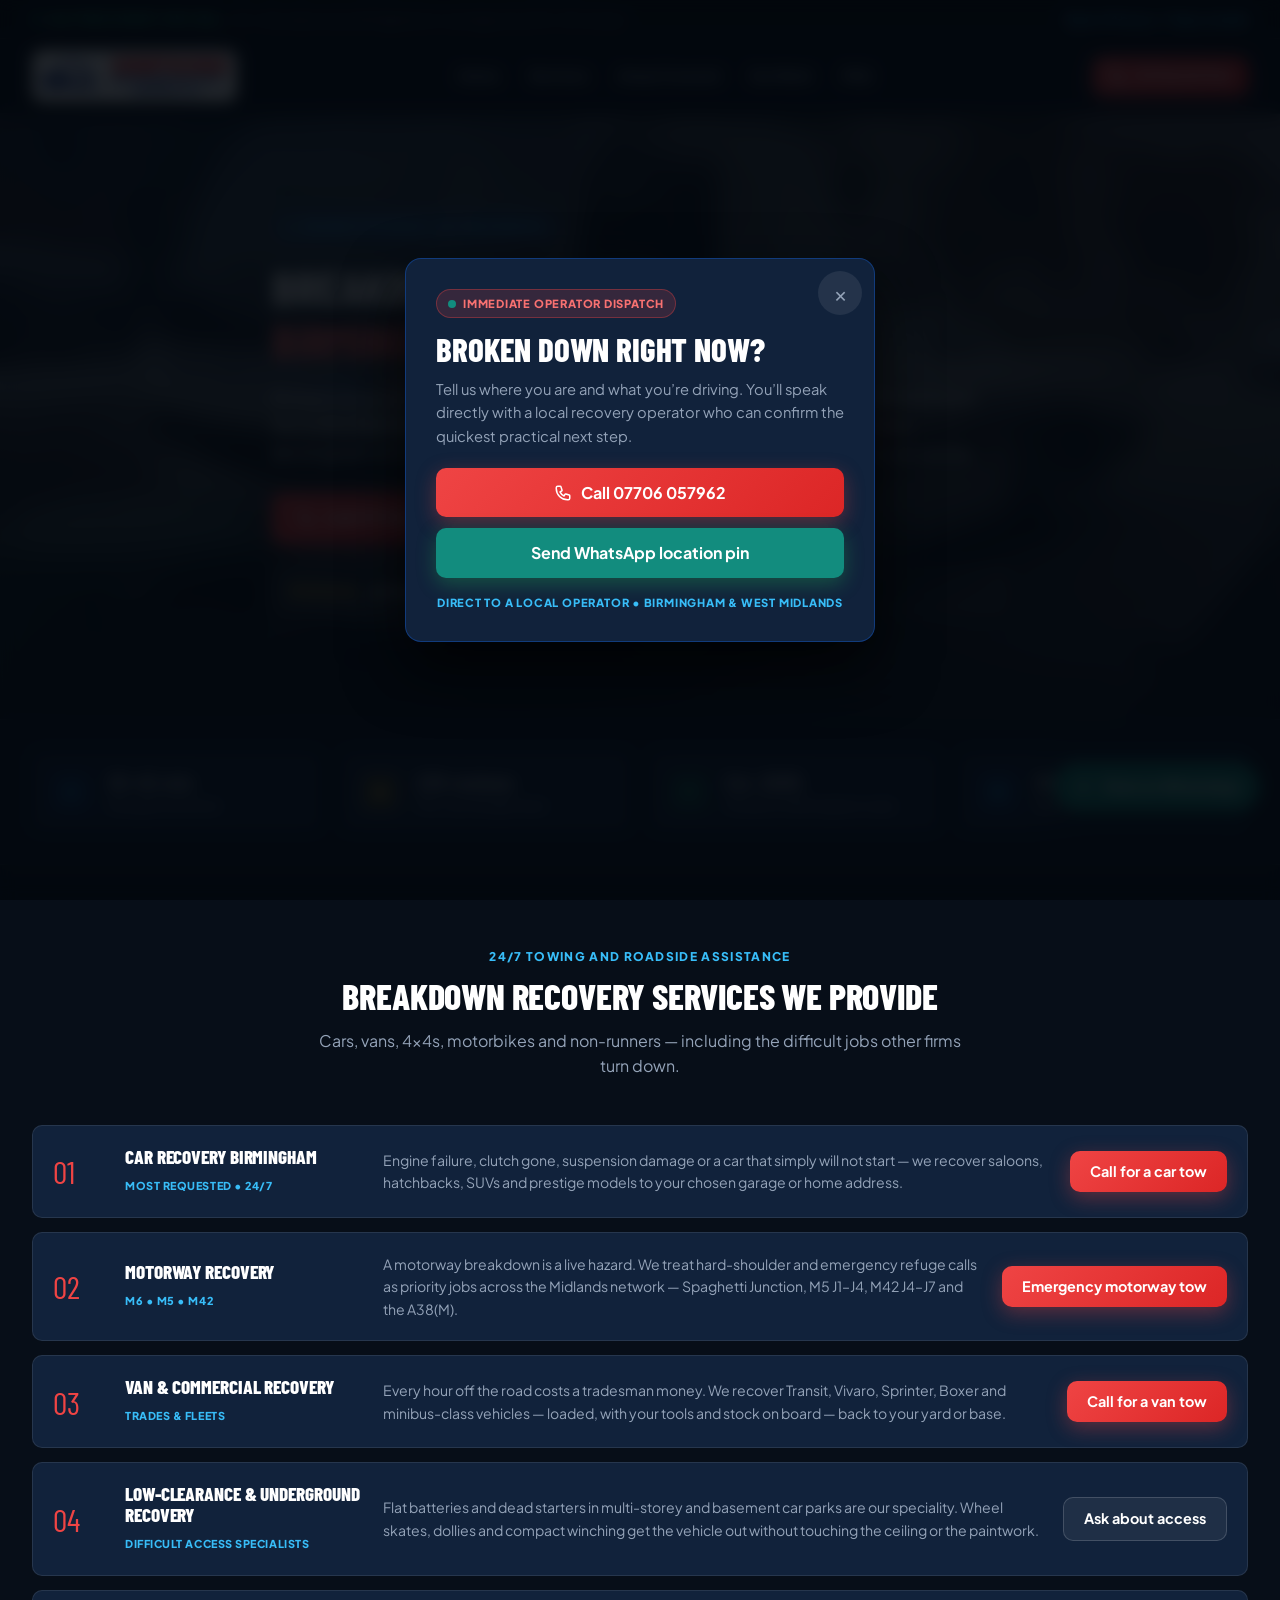
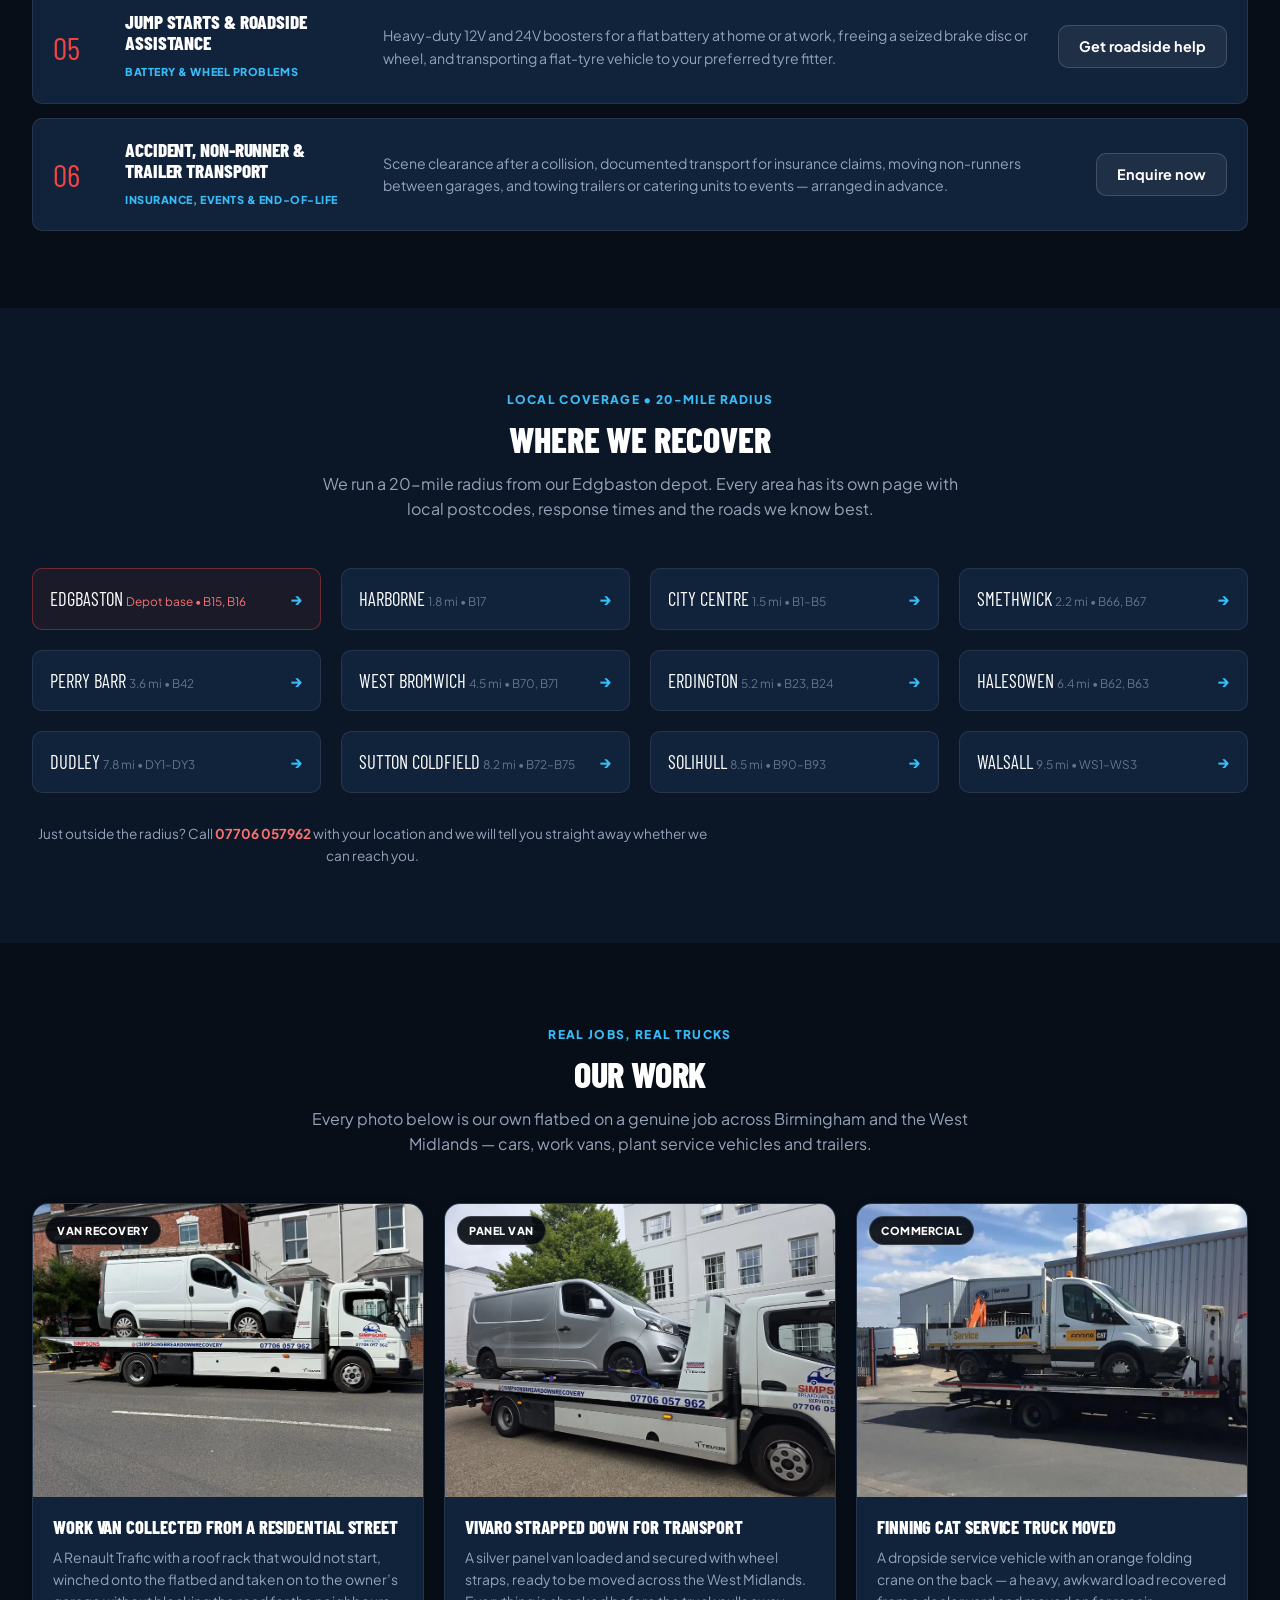
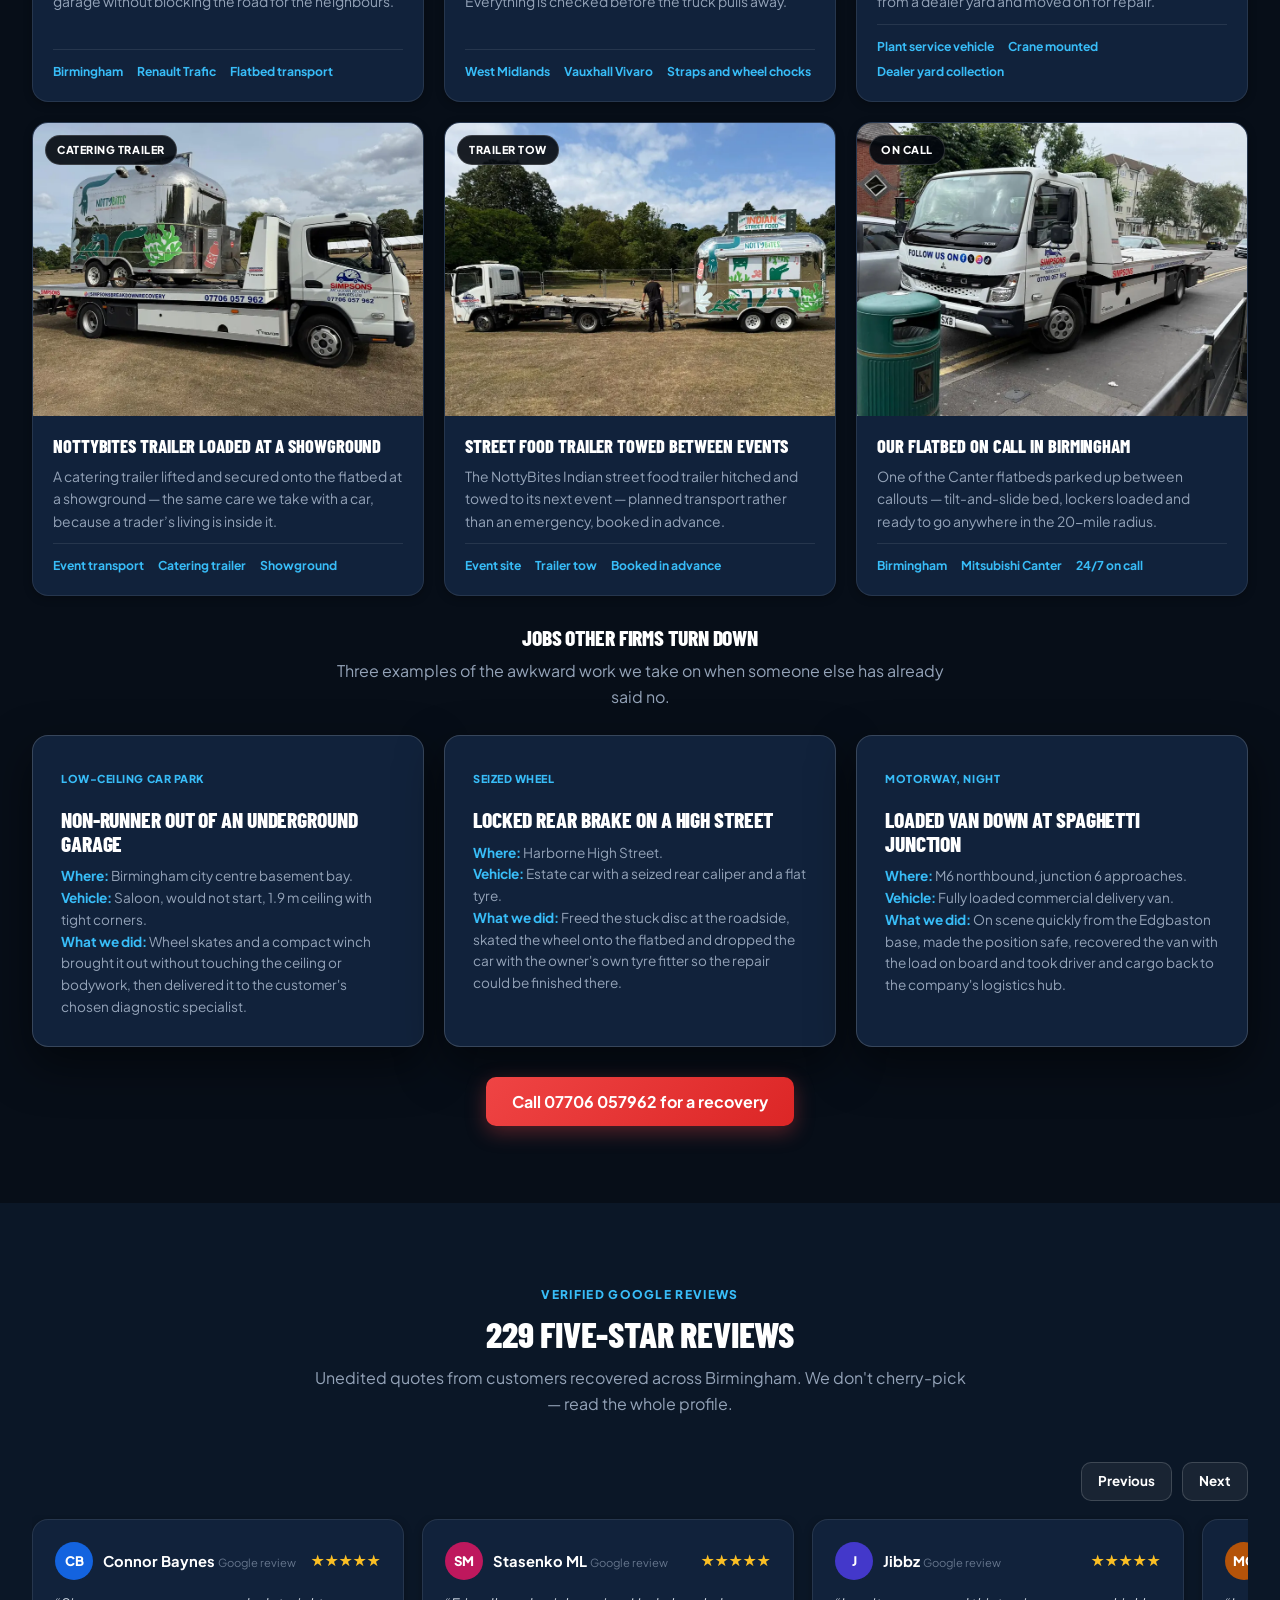
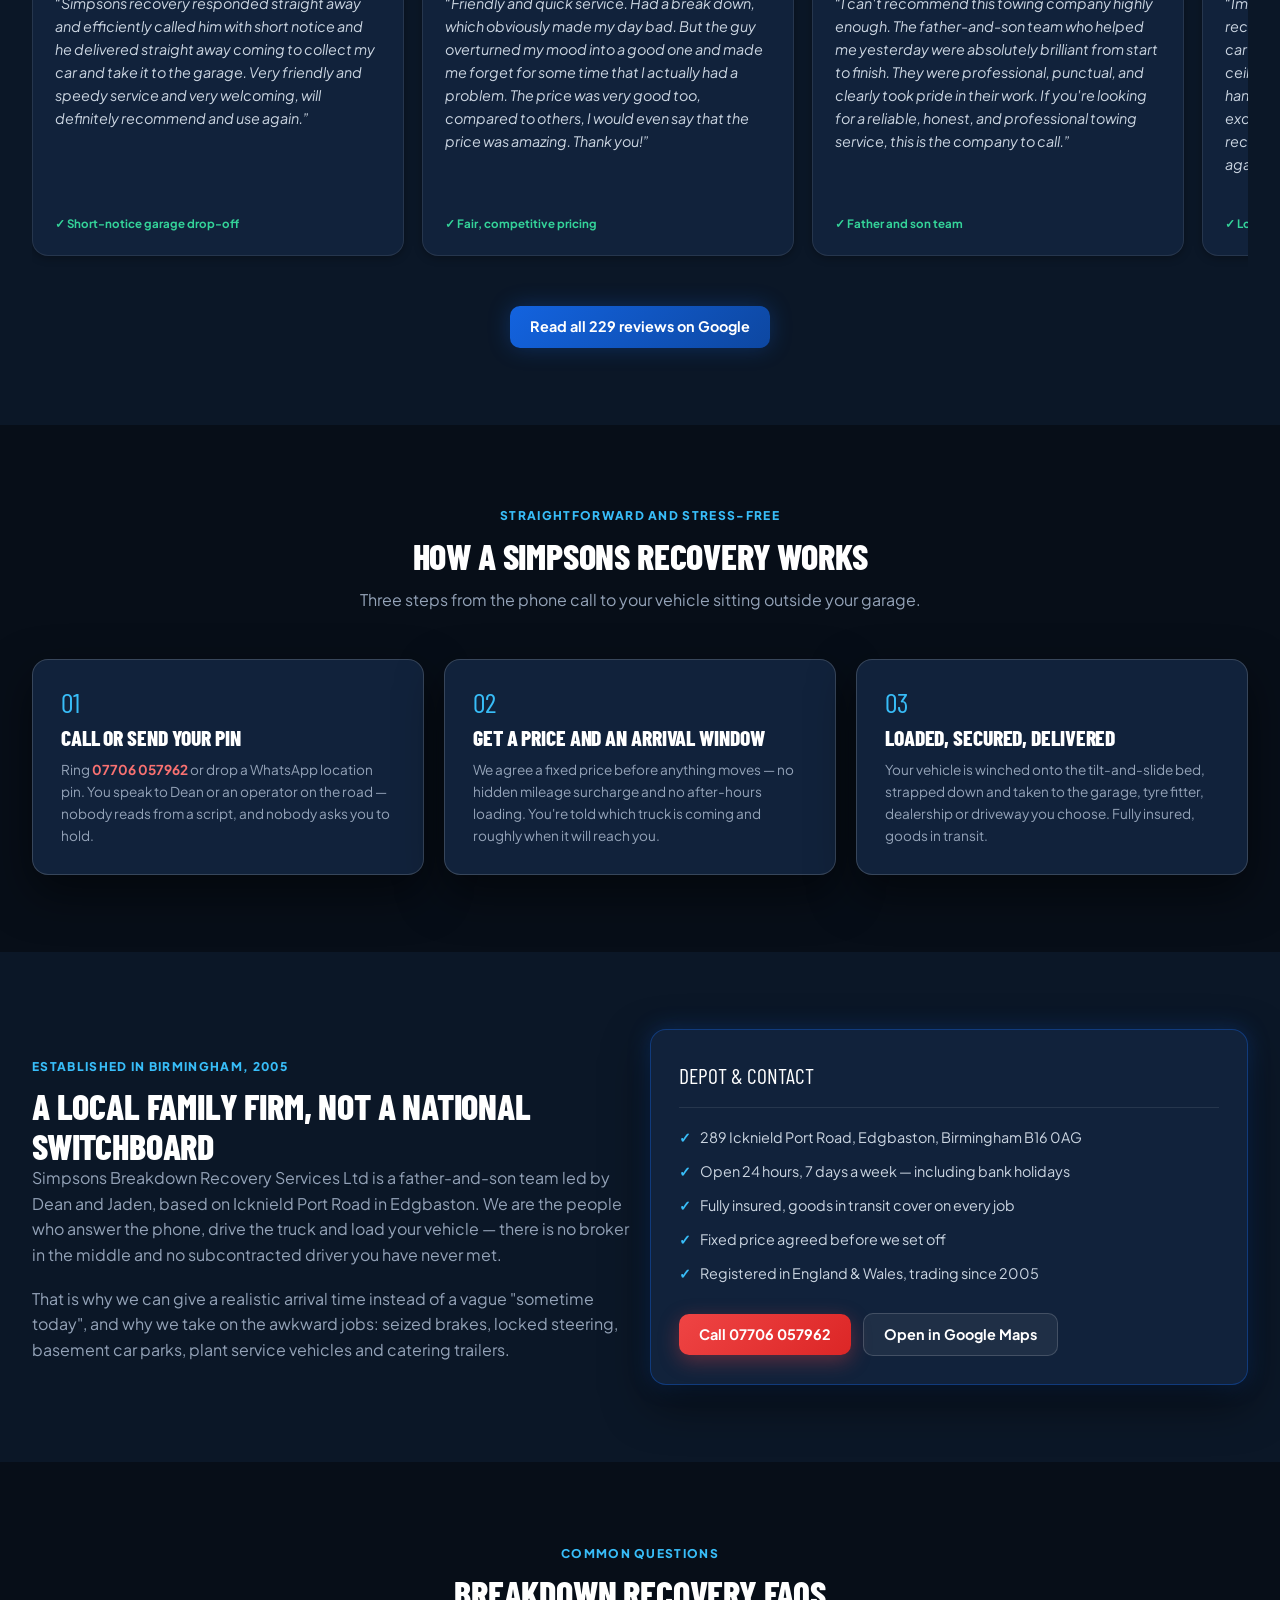
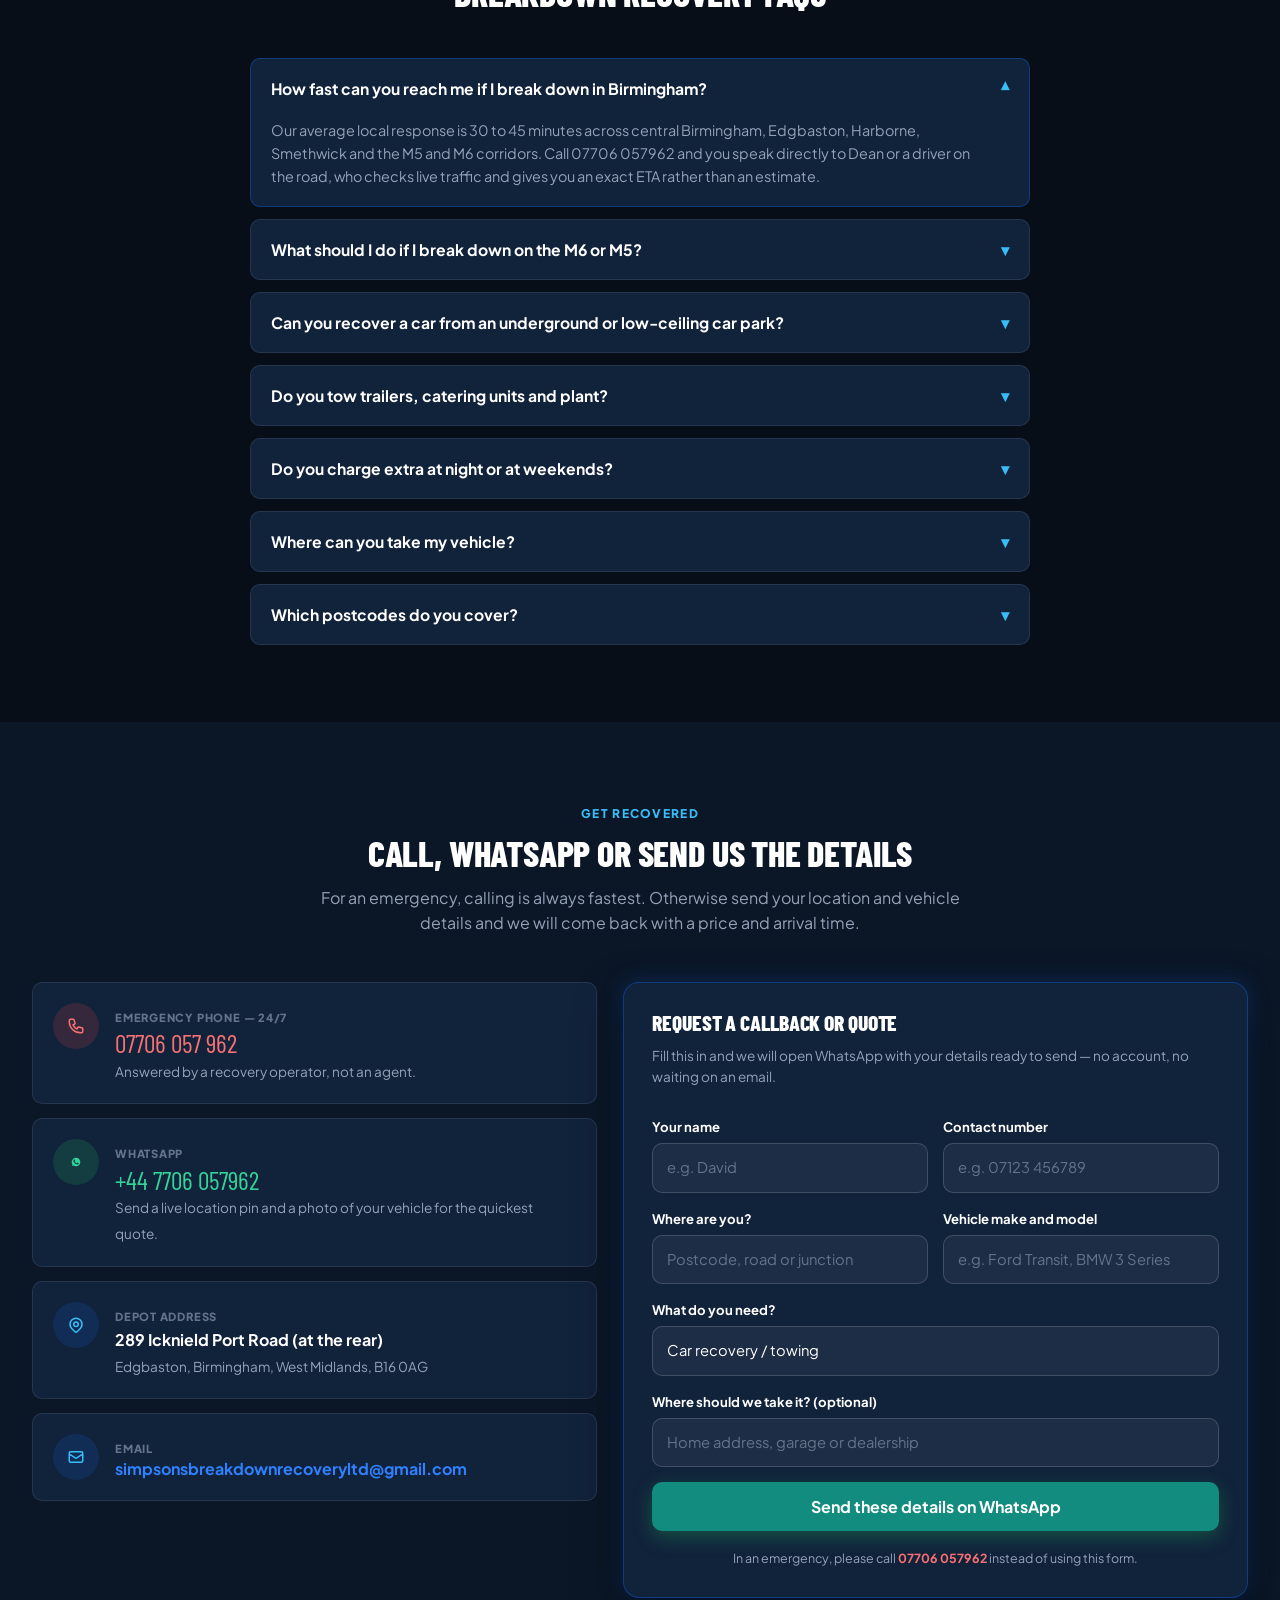
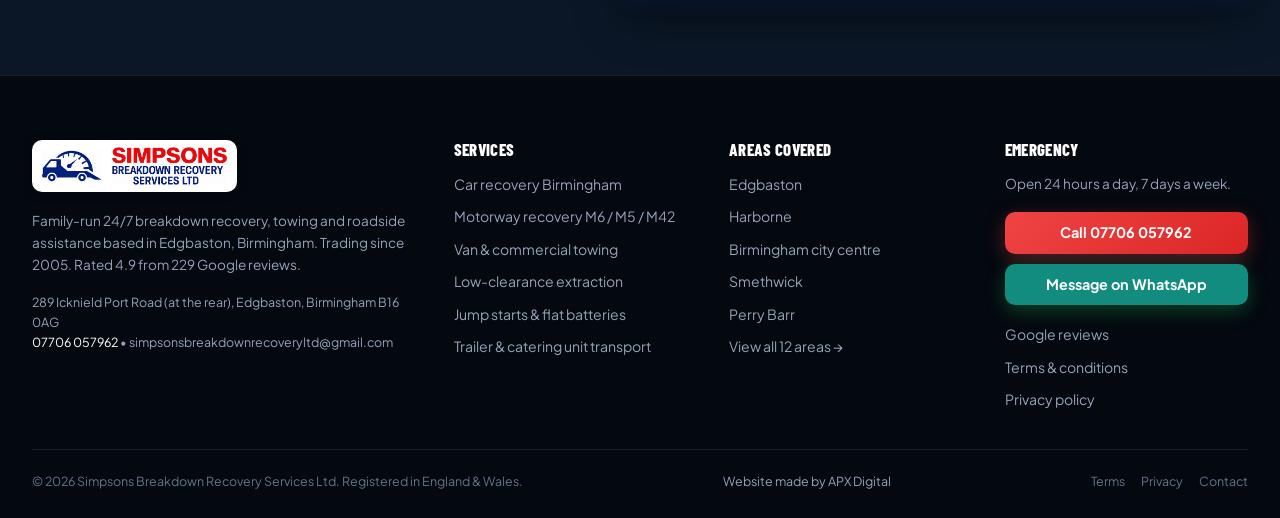
<file: index.html>
<!DOCTYPE html>
<html lang="en-GB">
<head>
  <meta charset="UTF-8">
  <meta name="viewport" content="width=device-width, initial-scale=1">
  <title>Breakdown Recovery Birmingham | 24/7 Simpsons Recovery</title>
  <meta name="description" content="24/7 breakdown recovery across Birmingham and the West Midlands. 30–45 minute average local arrival and 229 five-star Google reviews. Call 07706 057962.">
  <!-- SEO:START — generated by print_home_head.py + apply_home_head.py.
     Edit site_config.py / print_home_head.py and re-run, do not hand-edit. -->
  <link rel="canonical" href="https://simpsonsbreakdownrecovery.co.uk/">
  <meta name="robots" content="index, follow">
  <meta name="googlebot" content="index, follow, max-image-preview:large, max-snippet:-1, max-video-preview:-1">
  <meta name="author" content="Simpsons Breakdown Recovery Services Ltd">
  <meta name="theme-color" content="#070e18">

  <!-- Geo signals -->
  <meta name="geo.region" content="GB-BIR">
  <meta name="geo.placename" content="Edgbaston, Birmingham">
  <meta name="geo.position" content="52.4844;-1.9351">
  <meta name="ICBM" content="52.4844, -1.9351">

  <!-- Open Graph -->
  <meta property="og:type" content="website">
  <meta property="og:site_name" content="Simpsons Breakdown Recovery Services Ltd">
  <meta property="og:locale" content="en_GB">
  <meta property="og:title" content="Breakdown Recovery Birmingham | 24/7 Simpsons Recovery">
  <meta property="og:description" content="24/7 breakdown recovery across Birmingham and the West Midlands. 30–45 minute average local arrival and 229 five-star Google reviews. Call 07706 057962.">
  <meta property="og:url" content="https://simpsonsbreakdownrecovery.co.uk/">
  <meta property="og:image" content="https://simpsonsbreakdownrecovery.co.uk/images/og-image.jpg">
  <meta property="og:image:width" content="1200">
  <meta property="og:image:height" content="630">
  <meta property="og:image:alt" content="Simpsons Breakdown Recovery Services Ltd — 24/7 breakdown recovery in Birmingham">

  <!-- Twitter / X -->
  <meta name="twitter:card" content="summary_large_image">
  <meta name="twitter:title" content="Breakdown Recovery Birmingham | 24/7 Simpsons Recovery">
  <meta name="twitter:description" content="24/7 breakdown recovery across Birmingham and the West Midlands. 30–45 minute average local arrival and 229 five-star Google reviews. Call 07706 057962.">
  <meta name="twitter:image" content="https://simpsonsbreakdownrecovery.co.uk/images/og-image.jpg">
  <meta name="twitter:image:alt" content="Simpsons Breakdown Recovery Services Ltd — 24/7 breakdown recovery in Birmingham">
  <link rel="icon" href="images/icon-32.png" sizes="32x32" type="image/png">
  <link rel="icon" href="images/icon-512.png" sizes="512x512" type="image/png">
  <link rel="apple-touch-icon" href="images/icon-180.png">

  <!-- Google tag (gtag.js) — GA4 G-FZKR7KYQ15 -->
  <script async src="https://www.googletagmanager.com/gtag/js?id=G-FZKR7KYQ15"></script>
  <script>
    window.dataLayer = window.dataLayer || [];
    function gtag(){dataLayer.push(arguments);}
    gtag('js', new Date());

    gtag('config', 'G-FZKR7KYQ15');
  </script>

  <script type="application/ld+json">
{
  "@context": "https://schema.org",
  "@graph": [
    {
      "@type": [
        "AutoRepair",
        "EmergencyService"
      ],
      "@id": "https://simpsonsbreakdownrecovery.co.uk/#business",
      "name": "Simpsons Breakdown Recovery Services Ltd",
      "legalName": "Simpsons Breakdown Recovery Services Ltd",
      "url": "https://simpsonsbreakdownrecovery.co.uk/",
      "telephone": "+447706057962",
      "email": "simpsonsbreakdownrecoveryltd@gmail.com",
      "priceRange": "££",
      "currenciesAccepted": "GBP",
      "paymentAccepted": "Cash, Bank transfer, Card",
      "image": "https://simpsonsbreakdownrecovery.co.uk/images/work-van-recovery.webp",
      "logo": {
        "@type": "ImageObject",
        "url": "https://simpsonsbreakdownrecovery.co.uk/images/logo.webp",
        "width": 661,
        "height": 143
      },
      "foundingDate": "2005",
      "description": "Family-run 24/7 breakdown recovery, vehicle towing and roadside assistance covering Birmingham and the West Midlands within a 20-mile radius of the Edgbaston depot. Cars, vans, motorbikes, 4x4s, non-runners and trailers.",
      "address": {
        "@type": "PostalAddress",
        "streetAddress": "289 Icknield Port Road, At the rear",
        "addressLocality": "Edgbaston, Birmingham",
        "addressRegion": "West Midlands",
        "postalCode": "B16 0AG",
        "addressCountry": "GB"
      },
      "geo": {
        "@type": "GeoCoordinates",
        "latitude": "52.4844",
        "longitude": "-1.9351"
      },
      "hasMap": "https://maps.google.com/?cid=7538252664488705060",
      "openingHoursSpecification": [
        {
          "@type": "OpeningHoursSpecification",
          "dayOfWeek": [
            "Monday",
            "Tuesday",
            "Wednesday",
            "Thursday",
            "Friday",
            "Saturday",
            "Sunday"
          ],
          "opens": "00:00",
          "closes": "23:59"
        }
      ],
      "areaServed": [
        {
          "@type": "City",
          "name": "Birmingham"
        },
        {
          "@type": "AdministrativeArea",
          "name": "West Midlands"
        }
      ],
      "aggregateRating": {
        "@type": "AggregateRating",
        "ratingValue": "4.9",
        "reviewCount": "229",
        "bestRating": "5",
        "worstRating": "1"
      },
      "sameAs": [
        "https://x.com/SRecoveryl15565",
        "https://maps.google.com/?cid=7538252664488705060"
      ],
      "hasOfferCatalog": {
        "@type": "OfferCatalog",
        "name": "Breakdown recovery and vehicle transport services",
        "itemListElement": [
          {
            "@type": "Offer",
            "itemOffered": {
              "@type": "Service",
              "name": "Car recovery Birmingham",
              "description": "24/7 car recovery and towing for non-starters, clutch and gearbox failures, suspension damage and accident damage.",
              "areaServed": {
                "@type": "City",
                "name": "Birmingham"
              }
            }
          },
          {
            "@type": "Offer",
            "itemOffered": {
              "@type": "Service",
              "name": "Motorway recovery",
              "description": "Priority recovery from hard shoulders and emergency refuge areas on the M6, M5 and M42 and the A38(M).",
              "areaServed": {
                "@type": "City",
                "name": "Birmingham"
              }
            }
          },
          {
            "@type": "Offer",
            "itemOffered": {
              "@type": "Service",
              "name": "Van and commercial vehicle recovery",
              "description": "Loaded vans, minibuses and light commercial vehicles recovered with the load on board.",
              "areaServed": {
                "@type": "City",
                "name": "Birmingham"
              }
            }
          },
          {
            "@type": "Offer",
            "itemOffered": {
              "@type": "Service",
              "name": "Low-clearance and underground recovery",
              "description": "Wheel skates, dollies and compact winching for multi-storey and basement car parks, seized brakes and locked steering.",
              "areaServed": {
                "@type": "City",
                "name": "Birmingham"
              }
            }
          },
          {
            "@type": "Offer",
            "itemOffered": {
              "@type": "Service",
              "name": "Jump starts and flat batteries",
              "description": "12V and 24V jump starts at home, at work or at the roadside, plus flat-tyre transport.",
              "areaServed": {
                "@type": "City",
                "name": "Birmingham"
              }
            }
          },
          {
            "@type": "Offer",
            "itemOffered": {
              "@type": "Service",
              "name": "Trailer, catering unit and plant transport",
              "description": "Catering trailers, box trailers and commercial plant vehicles moved between sites and events.",
              "areaServed": {
                "@type": "City",
                "name": "Birmingham"
              }
            }
          },
          {
            "@type": "Offer",
            "itemOffered": {
              "@type": "Service",
              "name": "Accident and non-runner transport",
              "description": "Scene clearance, documented transport for insurance claims and movement of non-runners between garages.",
              "areaServed": {
                "@type": "City",
                "name": "Birmingham"
              }
            }
          }
        ]
      }
    },
    {
      "@type": "WebSite",
      "@id": "https://simpsonsbreakdownrecovery.co.uk/#website",
      "url": "https://simpsonsbreakdownrecovery.co.uk",
      "name": "Simpsons Breakdown Recovery Services Ltd",
      "inLanguage": "en-GB",
      "publisher": {
        "@id": "https://simpsonsbreakdownrecovery.co.uk/#business"
      }
    },
    {
      "@type": "WebPage",
      "@id": "https://simpsonsbreakdownrecovery.co.uk/#webpage",
      "url": "https://simpsonsbreakdownrecovery.co.uk/",
      "name": "Breakdown Recovery Birmingham | 24/7 Simpsons Recovery",
      "description": "24/7 breakdown recovery across Birmingham and the West Midlands. 30–45 minute average local arrival and 229 five-star Google reviews. Call 07706 057962.",
      "isPartOf": {
        "@id": "https://simpsonsbreakdownrecovery.co.uk/#website"
      },
      "about": {
        "@id": "https://simpsonsbreakdownrecovery.co.uk/#business"
      },
      "inLanguage": "en-GB"
    },
    {
      "@type": "FAQPage",
      "@id": "https://simpsonsbreakdownrecovery.co.uk/#faq",
      "mainEntity": [
        {
          "@type": "Question",
          "name": "How fast can you reach me if I break down in Birmingham?",
          "acceptedAnswer": {
            "@type": "Answer",
            "text": "Our average local response time is 30 to 45 minutes across central Birmingham, Edgbaston, Harborne, Smethwick and along the M5 and M6 corridors. When you call 07706 057962 you speak directly to Dean or a local driver who checks live traffic and gives you an exact ETA."
          }
        },
        {
          "@type": "Question",
          "name": "What should I do if I break down on the M6 or M5?",
          "acceptedAnswer": {
            "@type": "Answer",
            "text": "Pull well onto the hard shoulder or into an emergency refuge area, turn the wheels away from the carriageway, switch on your hazard lights and exit through the passenger side behind the safety barrier. Call Simpsons on 07706 057962 or send a WhatsApp location pin so our flatbed can be dispatched directly."
          }
        },
        {
          "@type": "Question",
          "name": "Can you recover a car from an underground or low-ceiling car park?",
          "acceptedAnswer": {
            "@type": "Answer",
            "text": "Yes. We carry low-profile wheel skates, dollies and winching equipment for difficult extractions including underground multi-storey bays, locked brakes, seized steering and flat tyres."
          }
        },
        {
          "@type": "Question",
          "name": "Do you tow trailers, catering units and plant?",
          "acceptedAnswer": {
            "@type": "Answer",
            "text": "We do. As well as cars and vans we move catering trailers, box trailers and commercial vehicles such as plant service trucks. These are usually planned jobs booked in advance."
          }
        },
        {
          "@type": "Question",
          "name": "Do you charge extra at night or at weekends?",
          "acceptedAnswer": {
            "@type": "Answer",
            "text": "No. We agree a fixed price before we set off, day or night, with no hidden mileage loading and no after-hours premium added afterwards."
          }
        },
        {
          "@type": "Question",
          "name": "Where can you take my vehicle?",
          "acceptedAnswer": {
            "@type": "Answer",
            "text": "Anywhere you choose: your home driveway, your own local garage, a main dealership, a tyre fitter or a bodyshop. We also do long-distance vehicle transport."
          }
        },
        {
          "@type": "Question",
          "name": "Which postcodes do you cover?",
          "acceptedAnswer": {
            "@type": "Answer",
            "text": "We run a 20-mile radius from Edgbaston (B16), covering Birmingham and the West Midlands including B1-B17, B23, B24, B42, B62-B75, B90-B93, B66-B71, DY1-DY3 and WS1-WS3, plus the M5, M6 and M42."
          }
        }
      ]
    }
  ]
}
  </script>
  <!-- SEO:END -->

  <link rel="preload" as="image" href="images/logo.webp">
  <link rel="preconnect" href="https://fonts.googleapis.com">
  <link rel="preconnect" href="https://fonts.gstatic.com" crossorigin>
  <link href="https://fonts.googleapis.com/css2?family=Barlow+Condensed:wght@700;800;900&family=Plus+Jakarta+Sans:wght@400;500;600;700;800&display=swap" rel="stylesheet">
  <link rel="stylesheet" href="css/style.css">
</head>
<body>

<a class="skip-link" href="#main">Skip to content</a>

<!-- STATUS TICKER -->
<div class="ticker">
  <div class="shell ticker__inner">
    <div class="ticker__left">
      <span class="ticker__live"><span class="dot"></span> 24/7 recovery on call</span>
      <span class="ticker__detail">20-mile radius around Edgbaston &bull; average arrival 30–45 minutes</span>
    </div>
    <span class="ticker__note">Open 24 hours, 7 days a week</span>
  </div>
</div>

<!-- ENTRY POP-UP -->
<div class="modal" id="emergencyModal" role="dialog" aria-modal="true" aria-labelledby="modalTitle" aria-hidden="true">
  <div class="modal__box">
    <button class="modal__close" id="modalCloseBtn" type="button" aria-label="Close">&times;</button>

    <span class="modal__badge"><span class="dot"></span> Immediate operator dispatch</span>
    <h2 class="modal__title" id="modalTitle">Broken down right now?</h2>
    <p class="modal__lead">
      Tell us where you are and what you’re driving. You’ll speak directly with a local recovery
      operator who can confirm the quickest practical next step.
    </p>

    <div class="modal__cta">
      <a href="tel:07706057962" class="btn btn--red btn--lg btn--block">
        <svg class="icon" fill="none" stroke="currentColor" viewBox="0 0 24 24" aria-hidden="true"><path stroke-linecap="round" stroke-linejoin="round" stroke-width="2" d="M3 5a2 2 0 012-2h3.28a1 1 0 01.948.684l1.498 4.493a1 1 0 01-.502 1.21l-2.257 1.13a11.042 11.042 0 005.516 5.516l1.13-2.257a1 1 0 011.21-.502l4.493 1.498a1 1 0 01.684.949V19a2 2 0 01-2 2h-1C9.716 21 3 14.284 3 6V5z"/></svg>
        Call 07706 057962
      </a>
      <a href="https://wa.me/447706057962?text=Hello%20Simpsons%20Recovery%2C%20I%20have%20broken%20down.%20Here%20is%20my%20location%3A" target="_blank" rel="noopener" class="btn btn--green btn--lg btn--block">
        Send WhatsApp location pin
      </a>
    </div>

    <p class="modal__foot">Direct to a local operator &bull; Birmingham &amp; West Midlands</p>
  </div>
</div>

<!-- HEADER -->
<header class="site-header">
  <div class="shell site-header__inner">

    <a href="index.html" class="brand" aria-label="Simpsons Breakdown Recovery Services Ltd — home">
      <span class="brand__plate">
        <img class="brand__logo" src="images/logo.webp" width="661" height="143" alt="Simpsons Breakdown Recovery Services Ltd" fetchpriority="high" decoding="async">
      </span>
    </a>

    <nav class="nav" aria-label="Main">
      <a href="index.html">Home</a>
      <a href="#services">Services</a>
      <a href="#areas">Areas Covered</a>
      <a href="#work">Our Work</a>
      <a href="#faq">FAQ</a>
    </nav>

    <div class="header-actions">
      <a href="tel:07706057962" class="btn btn--red btn--sm">
        <svg class="icon" fill="none" stroke="currentColor" viewBox="0 0 24 24" aria-hidden="true"><path stroke-linecap="round" stroke-linejoin="round" stroke-width="2" d="M3 5a2 2 0 012-2h3.28a1 1 0 01.948.684l1.498 4.493a1 1 0 01-.502 1.21l-2.257 1.13a11.042 11.042 0 005.516 5.516l1.13-2.257a1 1 0 011.21-.502l4.493 1.498a1 1 0 01.684.949V19a2 2 0 01-2 2h-1C9.716 21 3 14.284 3 6V5z"/></svg>
        <span class="nowrap">07706 057962</span>
      </a>
      <button class="menu-toggle" id="menuToggle" type="button" aria-label="Menu" aria-expanded="false" aria-controls="mobileNav">
        <span></span><span></span><span></span>
      </button>
    </div>
  </div>

  <nav class="mobile-nav" id="mobileNav" aria-label="Mobile">
    <a href="index.html">Home</a>
    <a href="#services">Services</a>
    <a href="#areas">Areas Covered</a>
    <a href="#work">Our Work</a>
    <a href="#faq">FAQ</a>
    <div class="mobile-nav__cta">
      <a href="tel:07706057962" class="btn btn--red btn--block">Call 07706 057962</a>
    </div>
  </nav>
</header>

<main id="main">

  <!-- HERO -->
  <section class="hero">
    <div class="hero__bg" aria-hidden="true"></div>
    <div class="hero__scrim" aria-hidden="true"></div>

    <div class="shell hero__inner">
      <span class="pill"><span class="dot"></span> Edgbaston base &bull; 20-mile radius</span>

      <h1>Breakdown recovery <span class="hero__accent">Birmingham &amp; West Midlands</span></h1>

      <p class="lead hero__lead">
        Broken down at home, on the ring road or stranded on the M6? Simpsons Breakdown Recovery
        Services Ltd has been recovering cars, vans and motorbikes across Birmingham since 2005.
        Call us and you speak to a local operator — not a call centre.
      </p>

      <div class="hero__cta">
        <a href="tel:07706057962" class="btn btn--red btn--lg">
          <svg class="icon" fill="none" stroke="currentColor" viewBox="0 0 24 24" aria-hidden="true"><path stroke-linecap="round" stroke-linejoin="round" stroke-width="2" d="M3 5a2 2 0 012-2h3.28a1 1 0 01.948.684l1.498 4.493a1 1 0 01-.502 1.21l-2.257 1.13a11.042 11.042 0 005.516 5.516l1.13-2.257a1 1 0 011.21-.502l4.493 1.498a1 1 0 01.684.949V19a2 2 0 01-2 2h-1C9.716 21 3 14.284 3 6V5z"/></svg>
          Call 07706 057962
        </a>
        <a href="https://wa.me/447706057962?text=Hi%20Simpsons%20Recovery%2C%20I%20need%20recovery.%20My%20location%20is%3A" target="_blank" rel="noopener" class="btn btn--green btn--lg">
          <svg class="icon" fill="currentColor" viewBox="0 0 24 24" aria-hidden="true"><path d="M12.03 6.17c-3.18 0-5.76 2.59-5.76 5.77 0 1.3.38 2.27 1.02 3.28l-.58 2.13 2.18-.57c.98.58 1.91.93 3.14.93 3.18 0 5.77-2.59 5.77-5.77 0-3.19-2.58-5.77-5.77-5.77zm3.39 8.24c-.14.4-.84.77-1.17.82-.3.05-.68.06-1.09-.07-.25-.08-.58-.19-.99-.36-1.74-.75-2.87-2.5-2.96-2.62-.09-.11-.71-.94-.71-1.79s.45-1.27.61-1.45c.16-.17.35-.22.46-.22h.33c.11 0 .25-.04.39.3.14.35.49 1.2.53 1.29.04.09.07.19.01.3-.06.12-.09.19-.17.29l-.26.3c-.09.09-.18.18-.08.36.1.17.45.74.96 1.2.66.59 1.22.77 1.4.86.17.09.27.07.37-.04.1-.12.43-.51.55-.68.12-.17.23-.14.39-.09.16.06 1.01.48 1.18.56.17.09.29.13.33.2.05.07.05.42-.1.83z"/></svg>
          Send WhatsApp location
        </a>
      </div>

      <a class="review-badge" href="https://share.google/FIO6KZSxKO3p8ohXX" target="_blank" rel="noopener">
        <span class="stars" aria-hidden="true">★★★★★</span>
        <span><strong style="color:#fff">4.9 rating</strong> &bull; 229 Google reviews</span>
        <span class="review-badge__link">Read them &rarr;</span>
      </a>
    </div>
  </section>

  <!-- METRICS -->
  <section class="metrics">
    <div class="shell grid grid-4">
      <div class="metric">
        <span class="metric__icon">
          <svg class="icon" fill="none" stroke="currentColor" viewBox="0 0 24 24" aria-hidden="true"><path stroke-linecap="round" stroke-linejoin="round" stroke-width="2" d="M12 8v4l3 3m6-3a9 9 0 11-18 0 9 9 0 0118 0z"/></svg>
        </span>
        <span>
          <span class="metric__value">30–45 min</span>
          <span class="metric__label">Average local arrival</span>
        </span>
      </div>
      <div class="metric">
        <span class="metric__icon metric__icon--amber">
          <svg class="icon" fill="currentColor" viewBox="0 0 20 20" aria-hidden="true"><path d="M9.05 2.93c.3-.92 1.6-.92 1.9 0l1.07 3.29a1 1 0 00.95.69h3.46c.97 0 1.37 1.24.59 1.81l-2.8 2.03a1 1 0 00-.36 1.12l1.07 3.29c.3.92-.76 1.69-1.54 1.12l-2.8-2.03a1 1 0 00-1.18 0l-2.8 2.03c-.78.57-1.84-.2-1.54-1.12l1.07-3.29a1 1 0 00-.36-1.12L2.98 8.72c-.78-.57-.38-1.81.59-1.81h3.46a1 1 0 00.95-.69l1.07-3.29z"/></svg>
        </span>
        <span>
          <span class="metric__value">229 reviews</span>
          <span class="metric__label">Five-star Google rated</span>
        </span>
      </div>
      <div class="metric">
        <span class="metric__icon metric__icon--green">
          <svg class="icon" fill="none" stroke="currentColor" viewBox="0 0 24 24" aria-hidden="true"><path stroke-linecap="round" stroke-linejoin="round" stroke-width="2" d="M9 12l2 2 4-4m5.6-4A12 12 0 0112 2.9 12 12 0 013.4 6 12 12 0 003 9c0 5.6 3.8 10.3 9 11.6 5.2-1.3 9-6 9-11.6 0-1-.1-2-.4-3z"/></svg>
        </span>
        <span>
          <span class="metric__value">Est. 2005</span>
          <span class="metric__label">20 years on Birmingham roads</span>
        </span>
      </div>
      <div class="metric">
        <span class="metric__icon">
          <svg class="icon" fill="none" stroke="currentColor" viewBox="0 0 24 24" aria-hidden="true"><path stroke-linecap="round" stroke-linejoin="round" stroke-width="2" d="M17.7 16.7L13.4 20.9a2 2 0 01-2.8 0l-4.3-4.2a8 8 0 1111.4 0z"/><path stroke-linecap="round" stroke-linejoin="round" stroke-width="2" d="M15 11a3 3 0 11-6 0 3 3 0 016 0z"/></svg>
        </span>
        <span>
          <span class="metric__value">20-mile radius</span>
          <span class="metric__label">West Midlands wide</span>
        </span>
      </div>
    </div>
  </section>

  <!-- SERVICES -->
  <section class="section" id="services">
    <div class="shell">
      <div class="section-head">
        <span class="eyebrow">24/7 towing and roadside assistance</span>
        <h2>Breakdown recovery services we provide</h2>
        <p class="muted">Cars, vans, 4x4s, motorbikes and non-runners — including the difficult jobs other firms turn down.</p>
      </div>

      <div class="stack">
        <article class="service-row">
          <div class="service-row__num">01</div>
          <div class="service-row__name">
            <h3>Car recovery Birmingham</h3>
            <span class="service-row__tag">Most requested &bull; 24/7</span>
          </div>
          <p class="service-row__desc">Engine failure, clutch gone, suspension damage or a car that simply will not start — we recover saloons, hatchbacks, SUVs and prestige models to your chosen garage or home address.</p>
          <div class="service-row__cta">
            <a href="tel:07706057962" class="btn btn--red">Call for a car tow</a>
          </div>
        </article>

        <article class="service-row">
          <div class="service-row__num">02</div>
          <div class="service-row__name">
            <h3>Motorway recovery</h3>
            <span class="service-row__tag">M6 &bull; M5 &bull; M42</span>
          </div>
          <p class="service-row__desc">A motorway breakdown is a live hazard. We treat hard-shoulder and emergency refuge calls as priority jobs across the Midlands network — Spaghetti Junction, M5 J1–J4, M42 J4–J7 and the A38(M).</p>
          <div class="service-row__cta">
            <a href="tel:07706057962" class="btn btn--red">Emergency motorway tow</a>
          </div>
        </article>

        <article class="service-row">
          <div class="service-row__num">03</div>
          <div class="service-row__name">
            <h3>Van &amp; commercial recovery</h3>
            <span class="service-row__tag">Trades &amp; fleets</span>
          </div>
          <p class="service-row__desc">Every hour off the road costs a tradesman money. We recover Transit, Vivaro, Sprinter, Boxer and minibus-class vehicles — loaded, with your tools and stock on board — back to your yard or base.</p>
          <div class="service-row__cta">
            <a href="tel:07706057962" class="btn btn--red">Call for a van tow</a>
          </div>
        </article>

        <article class="service-row">
          <div class="service-row__num">04</div>
          <div class="service-row__name">
            <h3>Low-clearance &amp; underground recovery</h3>
            <span class="service-row__tag">Difficult access specialists</span>
          </div>
          <p class="service-row__desc">Flat batteries and dead starters in multi-storey and basement car parks are our speciality. Wheel skates, dollies and compact winching get the vehicle out without touching the ceiling or the paintwork.</p>
          <div class="service-row__cta">
            <a href="#contact" class="btn btn--ghost">Ask about access</a>
          </div>
        </article>

        <article class="service-row">
          <div class="service-row__num">05</div>
          <div class="service-row__name">
            <h3>Jump starts &amp; roadside assistance</h3>
            <span class="service-row__tag">Battery &amp; wheel problems</span>
          </div>
          <p class="service-row__desc">Heavy-duty 12V and 24V boosters for a flat battery at home or at work, freeing a seized brake disc or wheel, and transporting a flat-tyre vehicle to your preferred tyre fitter.</p>
          <div class="service-row__cta">
            <a href="tel:07706057962" class="btn btn--ghost">Get roadside help</a>
          </div>
        </article>

        <article class="service-row">
          <div class="service-row__num">06</div>
          <div class="service-row__name">
            <h3>Accident, non-runner &amp; trailer transport</h3>
            <span class="service-row__tag">Insurance, events &amp; end-of-life</span>
          </div>
          <p class="service-row__desc">Scene clearance after a collision, documented transport for insurance claims, moving non-runners between garages, and towing trailers or catering units to events — arranged in advance.</p>
          <div class="service-row__cta">
            <a href="tel:07706057962" class="btn btn--ghost">Enquire now</a>
          </div>
        </article>
      </div>
    </div>
  </section>

  <!-- AREAS COVERED -->
  <section class="section section--alt" id="areas">
    <div class="shell">
      <div class="section-head">
        <span class="eyebrow">Local coverage &bull; 20-mile radius</span>
        <h2>Where we recover</h2>
        <p class="muted">We run a 20-mile radius from our Edgbaston depot. Every area has its own page with local postcodes, response times and the roads we know best.</p>
      </div>

      <div class="grid grid-4">
        <a class="area-tile area-tile--base" href="areas/edgbaston-breakdown-recovery.html">
          <span>
            <span class="area-tile__name">Edgbaston</span>
            <span class="area-tile__meta">Depot base &bull; B15, B16</span>
          </span>
          <span class="area-tile__arrow" aria-hidden="true">&rarr;</span>
        </a>

        <a class="area-tile" href="areas/harborne-breakdown-recovery.html">
          <span>
            <span class="area-tile__name">Harborne</span>
            <span class="area-tile__meta">1.8 mi &bull; B17</span>
          </span>
          <span class="area-tile__arrow" aria-hidden="true">&rarr;</span>
        </a>

        <a class="area-tile" href="areas/birmingham-city-centre-breakdown-recovery.html">
          <span>
            <span class="area-tile__name">City Centre</span>
            <span class="area-tile__meta">1.5 mi &bull; B1–B5</span>
          </span>
          <span class="area-tile__arrow" aria-hidden="true">&rarr;</span>
        </a>

        <a class="area-tile" href="areas/smethwick-breakdown-recovery.html">
          <span>
            <span class="area-tile__name">Smethwick</span>
            <span class="area-tile__meta">2.2 mi &bull; B66, B67</span>
          </span>
          <span class="area-tile__arrow" aria-hidden="true">&rarr;</span>
        </a>

        <a class="area-tile" href="areas/perry-barr-breakdown-recovery.html">
          <span>
            <span class="area-tile__name">Perry Barr</span>
            <span class="area-tile__meta">3.6 mi &bull; B42</span>
          </span>
          <span class="area-tile__arrow" aria-hidden="true">&rarr;</span>
        </a>

        <a class="area-tile" href="areas/west-bromwich-breakdown-recovery.html">
          <span>
            <span class="area-tile__name">West Bromwich</span>
            <span class="area-tile__meta">4.5 mi &bull; B70, B71</span>
          </span>
          <span class="area-tile__arrow" aria-hidden="true">&rarr;</span>
        </a>

        <a class="area-tile" href="areas/erdington-breakdown-recovery.html">
          <span>
            <span class="area-tile__name">Erdington</span>
            <span class="area-tile__meta">5.2 mi &bull; B23, B24</span>
          </span>
          <span class="area-tile__arrow" aria-hidden="true">&rarr;</span>
        </a>

        <a class="area-tile" href="areas/halesowen-breakdown-recovery.html">
          <span>
            <span class="area-tile__name">Halesowen</span>
            <span class="area-tile__meta">6.4 mi &bull; B62, B63</span>
          </span>
          <span class="area-tile__arrow" aria-hidden="true">&rarr;</span>
        </a>

        <a class="area-tile" href="areas/dudley-breakdown-recovery.html">
          <span>
            <span class="area-tile__name">Dudley</span>
            <span class="area-tile__meta">7.8 mi &bull; DY1–DY3</span>
          </span>
          <span class="area-tile__arrow" aria-hidden="true">&rarr;</span>
        </a>

        <a class="area-tile" href="areas/sutton-coldfield-breakdown-recovery.html">
          <span>
            <span class="area-tile__name">Sutton Coldfield</span>
            <span class="area-tile__meta">8.2 mi &bull; B72–B75</span>
          </span>
          <span class="area-tile__arrow" aria-hidden="true">&rarr;</span>
        </a>

        <a class="area-tile" href="areas/solihull-breakdown-recovery.html">
          <span>
            <span class="area-tile__name">Solihull</span>
            <span class="area-tile__meta">8.5 mi &bull; B90–B93</span>
          </span>
          <span class="area-tile__arrow" aria-hidden="true">&rarr;</span>
        </a>

        <a class="area-tile" href="areas/walsall-breakdown-recovery.html">
          <span>
            <span class="area-tile__name">Walsall</span>
            <span class="area-tile__meta">9.5 mi &bull; WS1–WS3</span>
          </span>
          <span class="area-tile__arrow" aria-hidden="true">&rarr;</span>
        </a>
      </div>

      <p class="muted small center mt-lg mb-0">
        Just outside the radius? Call <a href="tel:07706057962" class="text-red"><strong>07706 057962</strong></a> with your location and we will tell you straight away whether we can reach you.
      </p>
    </div>
  </section>

  <!-- OUR WORK -->
  <section class="section" id="work">
    <div class="shell">
      <div class="section-head">
        <span class="eyebrow">Real jobs, real trucks</span>
        <h2>Our work</h2>
        <p class="muted">Every photo below is our own flatbed on a genuine job across Birmingham and the West Midlands — cars, work vans, plant service vehicles and trailers.</p>
      </div>

      <div class="grid grid-3">

        <article class="work-card">
          <div class="work-card__media">
            <img src="images/work-van-recovery.webp" width="900" height="900" loading="lazy" decoding="async"
                 alt="Simpsons Breakdown Recovery flatbed loading a white Renault Trafic work van for transport on a Birmingham residential street">
            <span class="work-card__badge">Van recovery</span>
          </div>
          <div class="work-card__body">
            <h3>Work van collected from a residential street</h3>
            <p>A Renault Trafic with a roof rack that would not start, winched onto the flatbed and taken on to the owner’s garage without blocking the road for the neighbours.</p>
            <div class="work-card__meta">
              <span>Birmingham</span><span>Renault Trafic</span><span>Flatbed transport</span>
            </div>
          </div>
        </article>

        <article class="work-card">
          <div class="work-card__media">
            <img src="images/work-vivaro.webp" width="900" height="900" loading="lazy" decoding="async"
                 alt="Silver Vauxhall Vivaro panel van strapped down on a Simpsons Breakdown Recovery flatbed truck in the West Midlands">
            <span class="work-card__badge">Panel van</span>
          </div>
          <div class="work-card__body">
            <h3>Vivaro strapped down for transport</h3>
            <p>A silver panel van loaded and secured with wheel straps, ready to be moved across the West Midlands. Everything is checked before the truck pulls away.</p>
            <div class="work-card__meta">
              <span>West Midlands</span><span>Vauxhall Vivaro</span><span>Straps and wheel chocks</span>
            </div>
          </div>
        </article>

        <article class="work-card">
          <div class="work-card__media">
            <img src="images/work-cat-service-truck.webp" width="960" height="720" loading="lazy" decoding="async"
                 alt="Finning CAT service truck with a mounted crane loaded on a Simpsons flatbed recovery truck at a dealer service yard">
            <span class="work-card__badge">Commercial</span>
          </div>
          <div class="work-card__body">
            <h3>Finning CAT service truck moved</h3>
            <p>A dropside service vehicle with an orange folding crane on the back — a heavy, awkward load recovered from a dealer yard and moved on for repair.</p>
            <div class="work-card__meta">
              <span>Plant service vehicle</span><span>Crane mounted</span><span>Dealer yard collection</span>
            </div>
          </div>
        </article>

        <article class="work-card">
          <div class="work-card__media">
            <img src="images/work-trailer-load.webp" width="900" height="900" loading="lazy" decoding="async"
                 alt="NottyBites catering trailer loaded on a Simpsons Breakdown Recovery flatbed at an outdoor showground with marquees">
            <span class="work-card__badge">Catering trailer</span>
          </div>
          <div class="work-card__body">
            <h3>NottyBites trailer loaded at a showground</h3>
            <p>A catering trailer lifted and secured onto the flatbed at a showground — the same care we take with a car, because a trader’s living is inside it.</p>
            <div class="work-card__meta">
              <span>Event transport</span><span>Catering trailer</span><span>Showground</span>
            </div>
          </div>
        </article>

        <article class="work-card">
          <div class="work-card__media">
            <img src="images/work-trailer-tow.webp" width="900" height="900" loading="lazy" decoding="async"
                 alt="Simpsons Breakdown Recovery truck towing a NottyBites Indian street food trailer at an outdoor event site">
            <span class="work-card__badge">Trailer tow</span>
          </div>
          <div class="work-card__body">
            <h3>Street food trailer towed between events</h3>
            <p>The NottyBites Indian street food trailer hitched and towed to its next event — planned transport rather than an emergency, booked in advance.</p>
            <div class="work-card__meta">
              <span>Event site</span><span>Trailer tow</span><span>Booked in advance</span>
            </div>
          </div>
        </article>

        <article class="work-card">
          <div class="work-card__media">
            <img src="images/work-flatbed.webp" width="900" height="900" loading="lazy" decoding="async"
                 alt="Simpsons Breakdown Recovery Canter flatbed truck on call on a residential street in Birmingham">
            <span class="work-card__badge">On call</span>
          </div>
          <div class="work-card__body">
            <h3>Our flatbed on call in Birmingham</h3>
            <p>One of the Canter flatbeds parked up between callouts — tilt-and-slide bed, lockers loaded and ready to go anywhere in the 20-mile radius.</p>
            <div class="work-card__meta">
              <span>Birmingham</span><span>Mitsubishi Canter</span><span>24/7 on call</span>
            </div>
          </div>
        </article>

      </div>

      <h3 class="center mt-lg" style="margin-bottom:8px">Jobs other firms turn down</h3>
      <p class="muted center mb-lg" style="max-width:640px;margin:0 auto 26px">Three examples of the awkward work we take on when someone else has already said no.</p>

      <div class="grid grid-3">
        <article class="panel">
          <span class="service-row__tag">Low-ceiling car park</span>
          <h3 class="mt-md mb-sm">Non-runner out of an underground garage</h3>
          <p class="muted small mb-0">
            <strong class="text-cyan">Where:</strong> Birmingham city centre basement bay.<br>
            <strong class="text-cyan">Vehicle:</strong> Saloon, would not start, 1.9 m ceiling with tight corners.<br>
            <strong class="text-cyan">What we did:</strong> Wheel skates and a compact winch brought it out without touching the ceiling or bodywork, then delivered it to the customer's chosen diagnostic specialist.
          </p>
        </article>

        <article class="panel">
          <span class="service-row__tag">Seized wheel</span>
          <h3 class="mt-md mb-sm">Locked rear brake on a high street</h3>
          <p class="muted small mb-0">
            <strong class="text-cyan">Where:</strong> Harborne High Street.<br>
            <strong class="text-cyan">Vehicle:</strong> Estate car with a seized rear caliper and a flat tyre.<br>
            <strong class="text-cyan">What we did:</strong> Freed the stuck disc at the roadside, skated the wheel onto the flatbed and dropped the car with the owner's own tyre fitter so the repair could be finished there.
          </p>
        </article>

        <article class="panel">
          <span class="service-row__tag">Motorway, night</span>
          <h3 class="mt-md mb-sm">Loaded van down at Spaghetti Junction</h3>
          <p class="muted small mb-0">
            <strong class="text-cyan">Where:</strong> M6 northbound, junction 6 approaches.<br>
            <strong class="text-cyan">Vehicle:</strong> Fully loaded commercial delivery van.<br>
            <strong class="text-cyan">What we did:</strong> On scene quickly from the Edgbaston base, made the position safe, recovered the van with the load on board and took driver and cargo back to the company's logistics hub.
          </p>
        </article>
      </div>

      <div class="center mt-lg">
        <a href="tel:07706057962" class="btn btn--red btn--lg">Call 07706 057962 for a recovery</a>
      </div>
    </div>
  </section>

  <!-- REVIEWS -->
  <section class="section section--alt" id="reviews">
    <div class="shell">
      <div class="section-head">
        <span class="eyebrow">Verified Google reviews</span>
        <h2>229 five-star reviews</h2>
        <p class="muted">Unedited quotes from customers recovered across Birmingham. We don't cherry-pick — read the whole profile.</p>
      </div>

      <div class="carousel-nav">
        <button id="carouselPrev" class="btn btn--ghost btn--sm" type="button">Previous</button>
        <button id="carouselNext" class="btn btn--ghost btn--sm" type="button">Next</button>
      </div>

      <div class="carousel" id="reviewsTrack" tabindex="0" aria-label="Customer reviews carousel">

        <article class="review">
          <div>
            <div class="review__head">
              <div class="review__who">
                <span class="avatar">CB</span>
                <span>
                  <span class="review__name">Connor Baynes</span>
                  <span class="review__source">Google review</span>
                </span>
              </div>
              <span class="stars" aria-hidden="true">★★★★★</span>
            </div>
            <p class="review__quote">“Simpsons recovery responded straight away and efficiently called him with short notice and he delivered straight away coming to collect my car and take it to the garage. Very friendly and speedy service and very welcoming, will definitely recommend and use again.”</p>
          </div>
          <span class="review__tag">✓ Short-notice garage drop-off</span>
        </article>

        <article class="review">
          <div>
            <div class="review__head">
              <div class="review__who">
                <span class="avatar" style="background:#be185d">SM</span>
                <span>
                  <span class="review__name">Stasenko ML</span>
                  <span class="review__source">Google review</span>
                </span>
              </div>
              <span class="stars" aria-hidden="true">★★★★★</span>
            </div>
            <p class="review__quote">“Friendly and quick service. Had a break down, which obviously made my day bad. But the guy overturned my mood into a good one and made me forget for some time that I actually had a problem. The price was very good too, compared to others, I would even say that the price was amazing. Thank you!”</p>
          </div>
          <span class="review__tag">✓ Fair, competitive pricing</span>
        </article>

        <article class="review">
          <div>
            <div class="review__head">
              <div class="review__who">
                <span class="avatar" style="background:#4338ca">J</span>
                <span>
                  <span class="review__name">Jibbz</span>
                  <span class="review__source">Google review</span>
                </span>
              </div>
              <span class="stars" aria-hidden="true">★★★★★</span>
            </div>
            <p class="review__quote">“I can't recommend this towing company highly enough. The father-and-son team who helped me yesterday were absolutely brilliant from start to finish. They were professional, punctual, and clearly took pride in their work. If you're looking for a reliable, honest, and professional towing service, this is the company to call.”</p>
          </div>
          <span class="review__tag">✓ Father and son team</span>
        </article>

        <article class="review">
          <div>
            <div class="review__head">
              <div class="review__who">
                <span class="avatar" style="background:#b45309">MG</span>
                <span>
                  <span class="review__name">Matt Griffiths</span>
                  <span class="review__source">Google review</span>
                </span>
              </div>
              <span class="stars" aria-hidden="true">★★★★★</span>
            </div>
            <p class="review__quote">“Impeccable service from Simpsons breakdown recovery. Really tricky job getting my non starter car out of an underground garage with a low ceiling and tight corners. Both Dean and Jaden handled the task expertly and provided an excellent and freindly service. Absolutely recommend and wouldn't hesitate to use them again in the future.”</p>
          </div>
          <span class="review__tag">✓ Low-ceiling underground extraction</span>
        </article>

        <article class="review">
          <div>
            <div class="review__head">
              <div class="review__who">
                <span class="avatar" style="background:#047857">JL</span>
                <span>
                  <span class="review__name">Joshua L</span>
                  <span class="review__source">Google review</span>
                </span>
              </div>
              <span class="stars" aria-hidden="true">★★★★★</span>
            </div>
            <p class="review__quote">“Last minute call after I got a flat tyre and needed to get home. Extremely punctual, professional, and all round great service from Dean!!! Definitely one of the good guys. Definitely a number I'll keep saved for if I'm in need of recovery again!”</p>
          </div>
          <span class="review__tag">✓ Flat tyre, last-minute callout</span>
        </article>

        <article class="review">
          <div>
            <div class="review__head">
              <div class="review__who">
                <span class="avatar" style="background:#7e22ce">RM</span>
                <span>
                  <span class="review__name">Robbys Maketa</span>
                  <span class="review__source">Google review</span>
                </span>
              </div>
              <span class="stars" aria-hidden="true">★★★★★</span>
            </div>
            <p class="review__quote">“Great service! I had a seized rear left wheel and the recovery technician came out quickly. He knew exactly what to do, freed the stuck brake disc, and got my car rolling again. He was friendly, helpful, and got me back on the road without any hassle. Really appreciate the help. Highly recommend!”</p>
          </div>
          <span class="review__tag">✓ Seized wheel and brake freeing</span>
        </article>

        <article class="review">
          <div>
            <div class="review__head">
              <div class="review__who">
                <span class="avatar" style="background:#0369a1">NW</span>
                <span>
                  <span class="review__name">Nile Woodburn</span>
                  <span class="review__source">Google review</span>
                </span>
              </div>
              <span class="stars" aria-hidden="true">★★★★★</span>
            </div>
            <p class="review__quote">“Simpson recovery was great, really helped me get my car sorted without costing a fortune. I had an issue getting my wheel off and needed to get my car towed to a specialist. I called him and was able to quickly arrange a time that worked for me, he towed the vehicle there, waited and dropped the car back to my tyre fitter to finish the job. Really friendly, professional and knowledgeable too.”</p>
          </div>
          <span class="review__tag">✓ Specialist transport and wait-back</span>
        </article>

      </div>

      <div class="center mt-lg">
        <a href="https://share.google/FIO6KZSxKO3p8ohXX" target="_blank" rel="noopener" class="btn btn--blue">
          Read all 229 reviews on Google
        </a>
      </div>
    </div>
  </section>

  <!-- HOW IT WORKS -->
  <section class="section" id="process">
    <div class="shell">
      <div class="section-head">
        <span class="eyebrow">Straightforward and stress-free</span>
        <h2>How a Simpsons recovery works</h2>
        <p class="muted">Three steps from the phone call to your vehicle sitting outside your garage.</p>
      </div>

      <div class="grid grid-3">
        <article class="panel">
          <div class="stat__value mb-sm">01</div>
          <h3 class="mb-sm">Call or send your pin</h3>
          <p class="muted small mb-0">
            Ring <a href="tel:07706057962" class="text-red"><strong>07706 057962</strong></a> or drop a WhatsApp
            location pin. You speak to Dean or an operator on the road — nobody reads from a script, and
            nobody asks you to hold.
          </p>
        </article>

        <article class="panel">
          <div class="stat__value mb-sm">02</div>
          <h3 class="mb-sm">Get a price and an arrival window</h3>
          <p class="muted small mb-0">
            We agree a fixed price before anything moves — no hidden mileage surcharge and no
            after-hours loading. You're told which truck is coming and roughly when it will reach you.
          </p>
        </article>

        <article class="panel">
          <div class="stat__value mb-sm">03</div>
          <h3 class="mb-sm">Loaded, secured, delivered</h3>
          <p class="muted small mb-0">
            Your vehicle is winched onto the tilt-and-slide bed, strapped down and taken to the
            garage, tyre fitter, dealership or driveway you choose. Fully insured, goods in transit.
          </p>
        </article>
      </div>
    </div>
  </section>

  <!-- ABOUT -->
  <section class="section section--alt" id="about">
    <div class="shell">
      <div class="grid grid-2" style="align-items:center">
        <div>
          <span class="eyebrow">Established in Birmingham, 2005</span>
          <h2>A local family firm, not a national switchboard</h2>
          <p class="muted mb-md">
            Simpsons Breakdown Recovery Services Ltd is a father-and-son team led by Dean and Jaden, based on
            Icknield Port Road in Edgbaston. We are the people who answer the phone, drive the truck and load
            your vehicle — there is no broker in the middle and no subcontracted driver you have never met.
          </p>
          <p class="muted">
            That is why we can give a realistic arrival time instead of a vague "sometime today", and why we
            take on the awkward jobs: seized brakes, locked steering, basement car parks, plant service
            vehicles and catering trailers.
          </p>
        </div>

        <div class="panel panel--glow">
          <div class="panel__head">
            <span class="panel__title">Depot &amp; contact</span>
          </div>
          <ul class="check-list mb-lg">
            <li>289 Icknield Port Road, Edgbaston, Birmingham B16 0AG</li>
            <li>Open 24 hours, 7 days a week — including bank holidays</li>
            <li>Fully insured, goods in transit cover on every job</li>
            <li>Fixed price agreed before we set off</li>
            <li>Registered in England &amp; Wales, trading since 2005</li>
          </ul>
          <div class="row">
            <a href="tel:07706057962" class="btn btn--red">Call 07706 057962</a>
            <a href="https://maps.google.com/?cid=7538252664488705060" target="_blank" rel="noopener" class="btn btn--ghost">Open in Google Maps</a>
          </div>
        </div>
      </div>
    </div>
  </section>

  <!-- FAQ -->
  <section class="section" id="faq">
    <div class="shell">
      <div class="section-head">
        <span class="eyebrow">Common questions</span>
        <h2>Breakdown recovery FAQs</h2>
      </div>

      <div class="faq">
        <div class="faq__item is-open">
          <button class="faq__q" type="button">
            <span>How fast can you reach me if I break down in Birmingham?</span>
            <span class="faq__chev" aria-hidden="true">▾</span>
          </button>
          <div class="faq__a"><div><p>Our average local response is 30 to 45 minutes across central Birmingham, Edgbaston, Harborne, Smethwick and the M5 and M6 corridors. Call 07706 057962 and you speak directly to Dean or a driver on the road, who checks live traffic and gives you an exact ETA rather than an estimate.</p></div></div>
        </div>

        <div class="faq__item">
          <button class="faq__q" type="button">
            <span>What should I do if I break down on the M6 or M5?</span>
            <span class="faq__chev" aria-hidden="true">▾</span>
          </button>
          <div class="faq__a"><div><p>Get well onto the hard shoulder or into an emergency refuge area, turn the wheels away from the carriageway, put your hazard lights on and leave through the passenger door so you are behind the barrier. Then call 07706 057962 or send a WhatsApp location pin so we can dispatch the nearest truck straight to you.</p></div></div>
        </div>

        <div class="faq__item">
          <button class="faq__q" type="button">
            <span>Can you recover a car from an underground or low-ceiling car park?</span>
            <span class="faq__chev" aria-hidden="true">▾</span>
          </button>
          <div class="faq__a"><div><p>Yes — it is one of the jobs we are known for. We carry low-profile wheel skates, dollies and compact winching gear, so we can move a non-running vehicle out of multi-storey and basement car parks without touching the ceiling, pillars or paintwork.</p></div></div>
        </div>

        <div class="faq__item">
          <button class="faq__q" type="button">
            <span>Do you tow trailers, catering units and plant?</span>
            <span class="faq__chev" aria-hidden="true">▾</span>
          </button>
          <div class="faq__a"><div><p>We do. As well as cars and vans we move catering trailers, box trailers and commercial vehicles such as plant service trucks — see the <a href="#work" class="text-cyan">Our Work</a> section. These are usually planned jobs booked in advance, so give us a call with the trailer size and collection point.</p></div></div>
        </div>

        <div class="faq__item">
          <button class="faq__q" type="button">
            <span>Do you charge extra at night or at weekends?</span>
            <span class="faq__chev" aria-hidden="true">▾</span>
          </button>
          <div class="faq__a"><div><p>No. We agree a fixed price before we set off, day or night. There is no hidden mileage loading, no after-hours premium added afterwards and no charge for the quote itself.</p></div></div>
        </div>

        <div class="faq__item">
          <button class="faq__q" type="button">
            <span>Where can you take my vehicle?</span>
            <span class="faq__chev" aria-hidden="true">▾</span>
          </button>
          <div class="faq__a"><div><p>Anywhere you choose: your home driveway, your own local garage, a main dealership, a tyre fitter or a bodyshop. We also do long-distance vehicle transport if you need a car moved further afield.</p></div></div>
        </div>

        <div class="faq__item">
          <button class="faq__q" type="button">
            <span>Which postcodes do you cover?</span>
            <span class="faq__chev" aria-hidden="true">▾</span>
          </button>
          <div class="faq__a"><div><p>We run a 20-mile radius from Edgbaston (B16), covering Birmingham and the West Midlands including B1–B17, B23, B24, B42, B62–B75, B90–B93, B66–B71, DY1–DY3 and WS1–WS3, plus the M5, M6 and M42. See <a href="#areas" class="text-cyan">Areas Covered</a> for the full list — if you are just outside, call with your location and we will tell you straight away whether we can help.</p></div></div>
        </div>
      </div>
    </div>
  </section>

  <!-- CONTACT -->
  <section class="section section--alt" id="contact">
    <div class="shell">
      <div class="section-head">
        <span class="eyebrow">Get recovered</span>
        <h2>Call, WhatsApp or send us the details</h2>
        <p class="muted">For an emergency, calling is always fastest. Otherwise send your location and vehicle details and we will come back with a price and arrival time.</p>
      </div>

      <div class="contact-grid">
        <div class="stack">
          <div class="contact-card">
            <span class="contact-card__icon contact-card__icon--red">
              <svg class="icon" fill="none" stroke="currentColor" viewBox="0 0 24 24" aria-hidden="true"><path stroke-linecap="round" stroke-linejoin="round" stroke-width="2" d="M3 5a2 2 0 012-2h3.28a1 1 0 01.948.684l1.498 4.493a1 1 0 01-.502 1.21l-2.257 1.13a11.042 11.042 0 005.516 5.516l1.13-2.257a1 1 0 011.21-.502l4.493 1.498a1 1 0 01.684.949V19a2 2 0 01-2 2h-1C9.716 21 3 14.284 3 6V5z"/></svg>
            </span>
            <span>
              <span class="contact-card__label">Emergency phone — 24/7</span>
              <a class="contact-card__value" href="tel:07706057962">07706 057 962</a>
              <span class="muted small">Answered by a recovery operator, not an agent.</span>
            </span>
          </div>

          <div class="contact-card">
            <span class="contact-card__icon contact-card__icon--green">
              <svg class="icon" fill="currentColor" viewBox="0 0 24 24" aria-hidden="true"><path d="M12.03 6.17c-3.18 0-5.76 2.59-5.76 5.77 0 1.3.38 2.27 1.02 3.28l-.58 2.13 2.18-.57c.98.58 1.91.93 3.14.93 3.18 0 5.77-2.59 5.77-5.77 0-3.19-2.58-5.77-5.77-5.77zm3.39 8.24c-.14.4-.84.77-1.17.82-.3.05-.68.06-1.09-.07-.25-.08-.58-.19-.99-.36-1.74-.75-2.87-2.5-2.96-2.62-.09-.11-.71-.94-.71-1.79s.45-1.27.61-1.45c.16-.17.35-.22.46-.22h.33c.11 0 .25-.04.39.3.14.35.49 1.2.53 1.29.04.09.07.19.01.3-.06.12-.09.19-.17.29l-.26.3c-.09.09-.18.18-.08.36.1.17.45.74.96 1.2.66.59 1.22.77 1.4.86.17.09.27.07.37-.04.1-.12.43-.51.55-.68.12-.17.23-.14.39-.09.16.06 1.01.48 1.18.56.17.09.29.13.33.2.05.07.05.42-.1.83z"/></svg>
            </span>
            <span>
              <span class="contact-card__label">WhatsApp</span>
              <a class="contact-card__value contact-card__value--green" href="https://wa.me/447706057962" target="_blank" rel="noopener">+44 7706 057962</a>
              <span class="muted small">Send a live location pin and a photo of your vehicle for the quickest quote.</span>
            </span>
          </div>

          <div class="contact-card">
            <span class="contact-card__icon">
              <svg class="icon" fill="none" stroke="currentColor" viewBox="0 0 24 24" aria-hidden="true"><path stroke-linecap="round" stroke-linejoin="round" stroke-width="2" d="M17.7 16.7L13.4 20.9a2 2 0 01-2.8 0l-4.3-4.2a8 8 0 1111.4 0z"/><path stroke-linecap="round" stroke-linejoin="round" stroke-width="2" d="M15 11a3 3 0 11-6 0 3 3 0 016 0z"/></svg>
            </span>
            <span>
              <span class="contact-card__label">Depot address</span>
              <strong style="color:#fff;display:block">289 Icknield Port Road (at the rear)</strong>
              <span class="muted small">Edgbaston, Birmingham, West Midlands, B16 0AG</span>
            </span>
          </div>

          <div class="contact-card">
            <span class="contact-card__icon">
              <svg class="icon" fill="none" stroke="currentColor" viewBox="0 0 24 24" aria-hidden="true"><path stroke-linecap="round" stroke-linejoin="round" stroke-width="2" d="M3 8l7.9 5.3a2 2 0 002.2 0L21 8M5 19h14a2 2 0 002-2V7a2 2 0 00-2-2H5a2 2 0 00-2 2v10a2 2 0 002 2z"/></svg>
            </span>
            <span>
              <span class="contact-card__label">Email</span>
              <a class="contact-card__value contact-card__value--blue" href="mailto:simpsonsbreakdownrecoveryltd@gmail.com">simpsonsbreakdownrecoveryltd@gmail.com</a>
            </span>
          </div>
        </div>

        <div class="panel panel--glow">
          <h3 class="mb-sm">Request a callback or quote</h3>
          <p class="muted small mb-lg">Fill this in and we will open WhatsApp with your details ready to send — no account, no waiting on an email.</p>

          <form id="recoveryForm" onsubmit="handleDispatchForm(event)">
            <div class="field-row">
              <div class="field">
                <label for="custName">Your name</label>
                <input type="text" id="custName" name="name" placeholder="e.g. David" autocomplete="name" required>
              </div>
              <div class="field">
                <label for="custPhone">Contact number</label>
                <input type="tel" id="custPhone" name="phone" placeholder="e.g. 07123 456789" autocomplete="tel" required>
              </div>
            </div>

            <div class="field-row">
              <div class="field">
                <label for="breakdownLoc">Where are you?</label>
                <input type="text" id="breakdownLoc" name="location" placeholder="Postcode, road or junction" required>
              </div>
              <div class="field">
                <label for="vehicleType">Vehicle make and model</label>
                <input type="text" id="vehicleType" name="vehicle" placeholder="e.g. Ford Transit, BMW 3 Series" required>
              </div>
            </div>

            <div class="field">
              <label for="serviceNeeded">What do you need?</label>
              <select id="serviceNeeded" name="service">
                <option>Car recovery / towing</option>
                <option>Motorway recovery (M6, M5, M42)</option>
                <option>Van or commercial vehicle tow</option>
                <option>Low-clearance or underground recovery</option>
                <option>Jump start / flat battery</option>
                <option>Seized wheel or stuck brake</option>
                <option>Trailer or catering unit transport</option>
                <option>Accident or non-runner transport</option>
                <option>Long-distance vehicle transport</option>
              </select>
            </div>

            <div class="field">
              <label for="dropoffLoc">Where should we take it? (optional)</label>
              <input type="text" id="dropoffLoc" name="dropoff" placeholder="Home address, garage or dealership">
            </div>

            <button type="submit" class="btn btn--green btn--lg btn--block">Send these details on WhatsApp</button>
            <p id="formStatus" class="small text-green center mt-md" style="display:none" role="status" aria-live="polite"></p>
          </form>

          <p class="muted tiny center mt-md mb-0">
            In an emergency, please call <a href="tel:07706057962" class="text-red"><strong>07706 057962</strong></a> instead of using this form.
          </p>
        </div>
      </div>
    </div>
  </section>

</main>

<!-- LEGAL MODAL -->
<div class="modal" id="legalModal" role="dialog" aria-modal="true" aria-hidden="true">
  <div class="modal__box">
    <button class="modal__close" type="button" data-close-legal aria-label="Close">&times;</button>
    <h3 id="legalTitle" class="mb-md">Terms &amp; conditions</h3>
    <div class="muted small">
      <h4 class="mb-sm">Terms of service</h4>
      <p class="mb-md">
        Simpsons Breakdown Recovery Services Ltd provides 24/7 vehicle recovery, towing and roadside
        assistance across Birmingham and the surrounding 20-mile radius. Prices are agreed before the
        recovery vehicle is dispatched. Customers must ensure the vehicle is accessible and that keys are
        available. Any specific hazard — locked steering, seized wheels, severe damage or restricted
        clearance — must be disclosed when booking. Once a truck has been dispatched, a call-out charge may
        apply if the job is cancelled.
      </p>
      <h4 class="mb-sm">Privacy policy</h4>
      <p class="mb-md">
        We collect only the information needed to carry out a recovery: your name, contact number, vehicle
        registration and location details. That information is used for dispatch, invoicing and our own
        records, and is never sold or passed to marketing lists. Data is held in line with UK GDPR. For any
        query or deletion request, email
        <a href="mailto:simpsonsbreakdownrecoveryltd@gmail.com" class="text-cyan">simpsonsbreakdownrecoveryltd@gmail.com</a>.
      </p>
      <h4 class="mb-sm">Cookies</h4>
      <p class="mb-0">
        This website does not use advertising or tracking cookies. Any browser storage is limited to
        remembering whether the emergency pop-up has already been shown to you.
      </p>
    </div>
  </div>
</div>

<!-- FOOTER -->
<footer class="site-footer">
  <div class="shell">
    <div class="footer-grid">
      <div class="footer-col">
        <a href="index.html" class="brand mb-md" aria-label="Simpsons Breakdown Recovery — home">
          <span class="brand__plate">
            <img class="brand__logo" src="images/logo.webp" width="661" height="143" alt="Simpsons Breakdown Recovery Services Ltd" loading="lazy" decoding="async">
          </span>
        </a>
        <p class="muted small mb-md">
          Family-run 24/7 breakdown recovery, towing and roadside assistance based in Edgbaston, Birmingham.
          Trading since 2005. Rated 4.9 from 229 Google reviews.
        </p>
        <p class="muted tiny mb-0">
          289 Icknield Port Road (at the rear), Edgbaston, Birmingham B16 0AG<br>
          <a href="tel:07706057962" style="color:#fff">07706 057962</a> &bull;
          <a href="mailto:simpsonsbreakdownrecoveryltd@gmail.com">simpsonsbreakdownrecoveryltd@gmail.com</a>
        </p>
      </div>

      <div class="footer-col">
        <h4>Services</h4>
        <ul class="footer-links">
          <li><a href="#services">Car recovery Birmingham</a></li>
          <li><a href="#services">Motorway recovery M6 / M5 / M42</a></li>
          <li><a href="#services">Van &amp; commercial towing</a></li>
          <li><a href="#services">Low-clearance extraction</a></li>
          <li><a href="#services">Jump starts &amp; flat batteries</a></li>
          <li><a href="#services">Trailer &amp; catering unit transport</a></li>
        </ul>
      </div>

      <div class="footer-col">
        <h4>Areas covered</h4>
        <ul class="footer-links">
          <li><a href="areas/edgbaston-breakdown-recovery.html">Edgbaston</a></li>
          <li><a href="areas/harborne-breakdown-recovery.html">Harborne</a></li>
          <li><a href="areas/birmingham-city-centre-breakdown-recovery.html">Birmingham city centre</a></li>
          <li><a href="areas/smethwick-breakdown-recovery.html">Smethwick</a></li>
          <li><a href="areas/perry-barr-breakdown-recovery.html">Perry Barr</a></li>
          <li><a href="#areas">View all 12 areas &rarr;</a></li>
        </ul>
      </div>

      <div class="footer-col">
        <h4>Emergency</h4>
        <p class="muted small mb-md">Open 24 hours a day, 7 days a week.</p>
        <a href="tel:07706057962" class="btn btn--red btn--block mb-sm">Call 07706 057962</a>
        <a href="https://wa.me/447706057962" target="_blank" rel="noopener" class="btn btn--green btn--block mb-md">Message on WhatsApp</a>
        <ul class="footer-links">
          <li><a href="https://share.google/FIO6KZSxKO3p8ohXX" target="_blank" rel="noopener">Google reviews</a></li>
          <li><a href="#" data-legal="Terms &amp; conditions">Terms &amp; conditions</a></li>
          <li><a href="#" data-legal="Privacy policy">Privacy policy</a></li>
        </ul>
      </div>
    </div>

    <div class="footer-bottom">
      <span>&copy; <span id="year">2026</span> Simpsons Breakdown Recovery Services Ltd. Registered in England &amp; Wales.</span>
      <a class="footer-credit" href="https://apxdigital.io" target="_blank" rel="noopener">Website made by APX Digital</a>
      <nav aria-label="Legal">
        <a href="#" data-legal="Terms &amp; conditions">Terms</a>
        <a href="#" data-legal="Privacy policy">Privacy</a>
        <a href="#contact">Contact</a>
      </nav>
    </div>
  </div>
</footer>

<!-- MOBILE DOCK -->
<div class="dock">
  <a href="tel:07706057962" class="dock__btn btn--red">
    <svg class="icon" fill="none" stroke="currentColor" viewBox="0 0 24 24" aria-hidden="true"><path stroke-linecap="round" stroke-linejoin="round" stroke-width="2" d="M3 5a2 2 0 012-2h3.28a1 1 0 01.948.684l1.498 4.493a1 1 0 01-.502 1.21l-2.257 1.13a11.042 11.042 0 005.516 5.516l1.13-2.257a1 1 0 011.21-.502l4.493 1.498a1 1 0 01.684.949V19a2 2 0 01-2 2h-1C9.716 21 3 14.284 3 6V5z"/></svg>
    Call now
  </a>
  <a href="https://wa.me/447706057962?text=Emergency%20breakdown.%20My%20location%20is%3A" target="_blank" rel="noopener" class="dock__btn btn--green">
    WhatsApp pin
  </a>
</div>

<!-- FLOATING WHATSAPP -->
<a class="fab" href="https://wa.me/447706057962?text=Hello%20Simpsons%20Recovery%2C%20I%27d%20like%20to%20enquire%20about%20a%20recovery." target="_blank" rel="noopener" aria-label="Chat with Simpsons Breakdown Recovery on WhatsApp">
  <svg class="icon" fill="currentColor" viewBox="0 0 24 24" aria-hidden="true"><path d="M12.03 6.17c-3.18 0-5.76 2.59-5.76 5.77 0 1.3.38 2.27 1.02 3.28l-.58 2.13 2.18-.57c.98.58 1.91.93 3.14.93 3.18 0 5.77-2.59 5.77-5.77 0-3.19-2.58-5.77-5.77-5.77zm3.39 8.24c-.14.4-.84.77-1.17.82-.3.05-.68.06-1.09-.07-.25-.08-.58-.19-.99-.36-1.74-.75-2.87-2.5-2.96-2.62-.09-.11-.71-.94-.71-1.79s.45-1.27.61-1.45c.16-.17.35-.22.46-.22h.33c.11 0 .25-.04.39.3.14.35.49 1.2.53 1.29.04.09.07.19.01.3-.06.12-.09.19-.17.29l-.26.3c-.09.09-.18.18-.08.36.1.17.45.74.96 1.2.66.59 1.22.77 1.4.86.17.09.27.07.37-.04.1-.12.43-.51.55-.68.12-.17.23-.14.39-.09.16.06 1.01.48 1.18.56.17.09.29.13.33.2.05.07.05.42-.1.83z"/></svg>
  <span class="fab__label">Chat on WhatsApp</span>
</a>

<script src="js/main.js"></script>
<script>document.getElementById('year').textContent = new Date().getFullYear();</script>
</body>
</html>
</file>
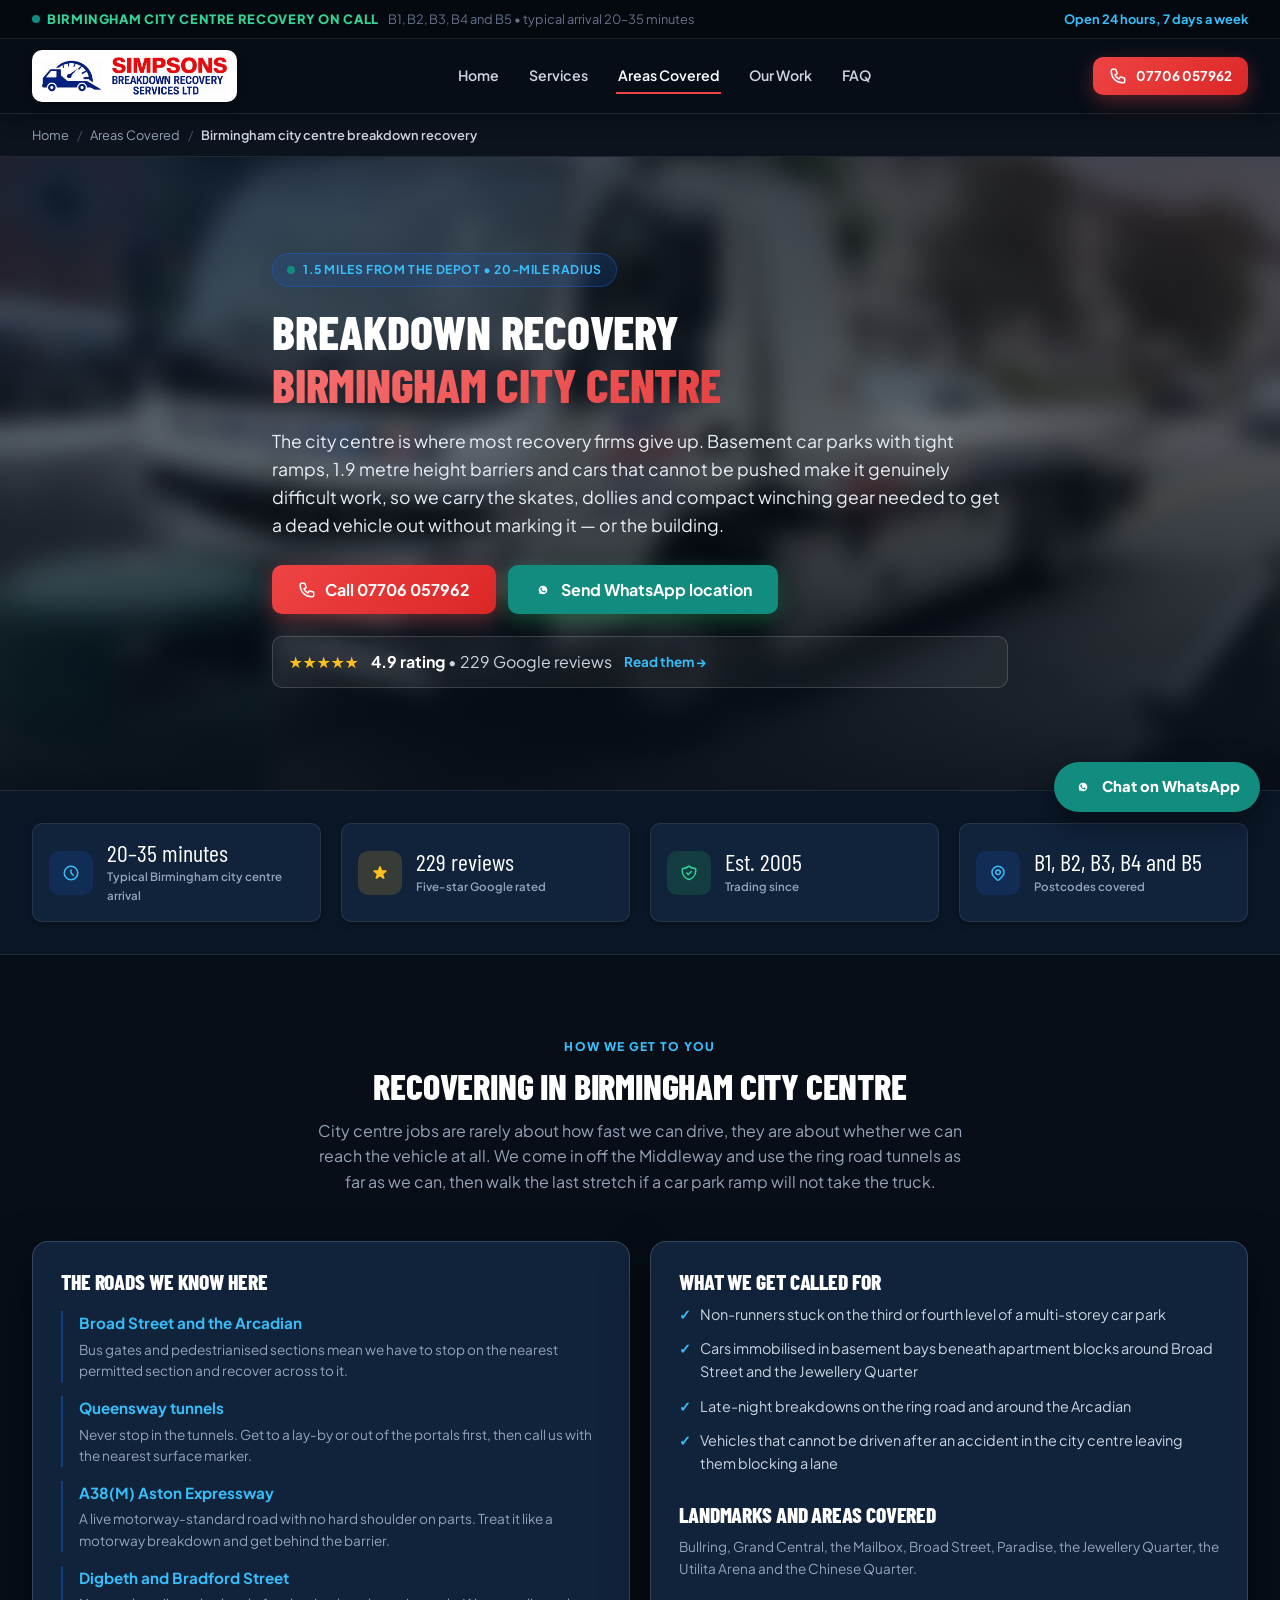
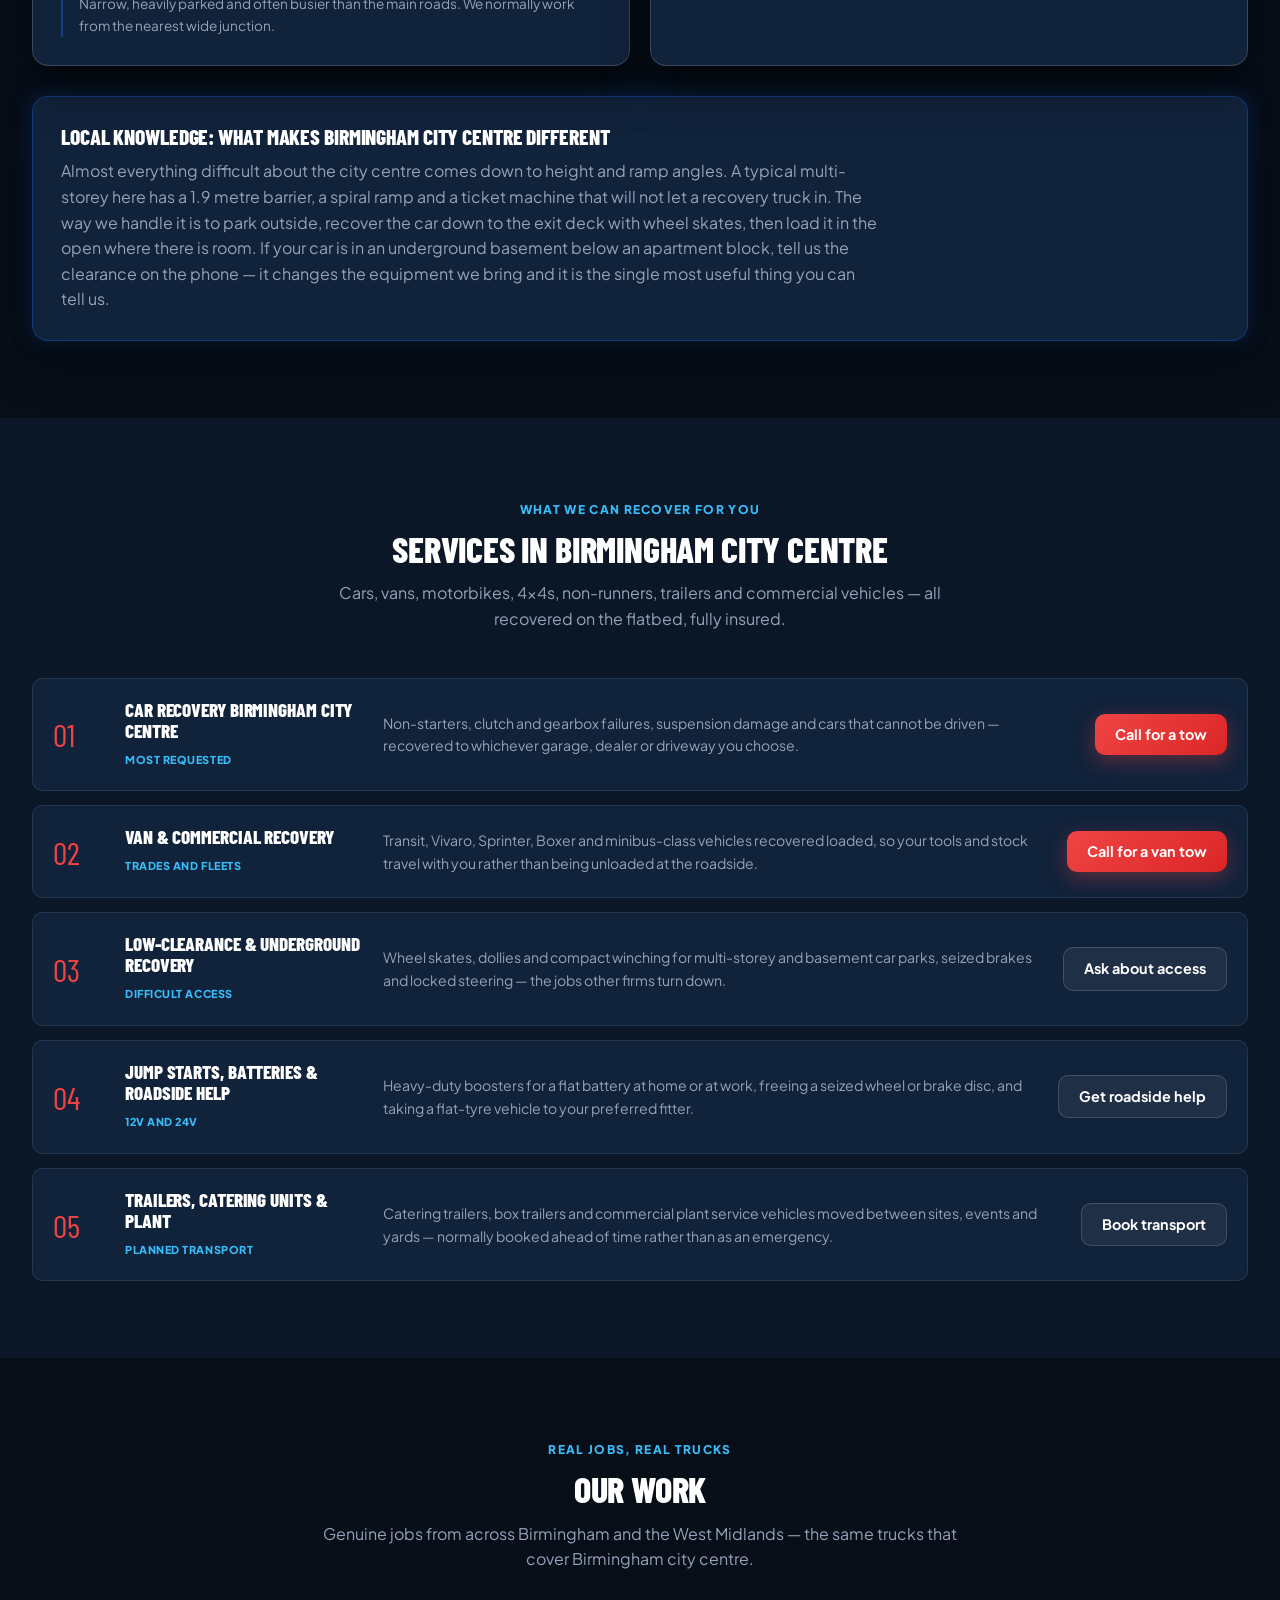
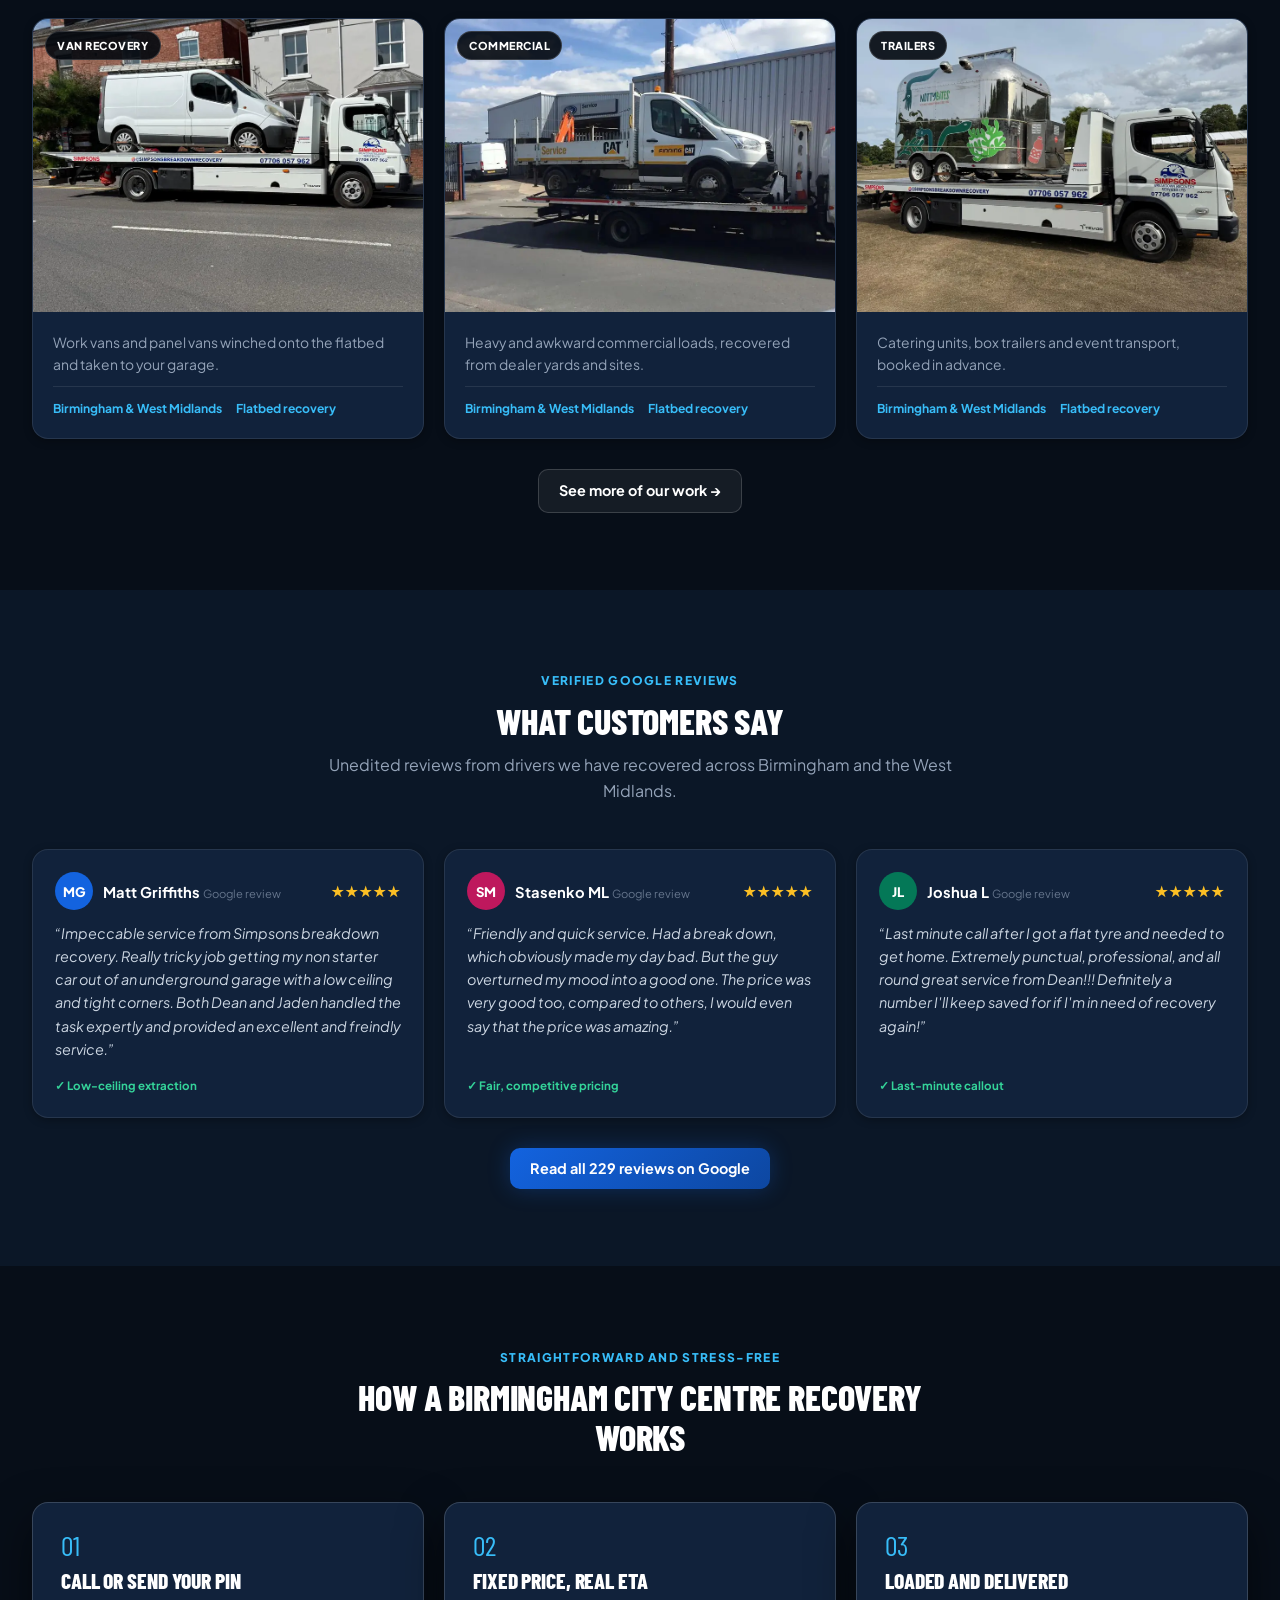
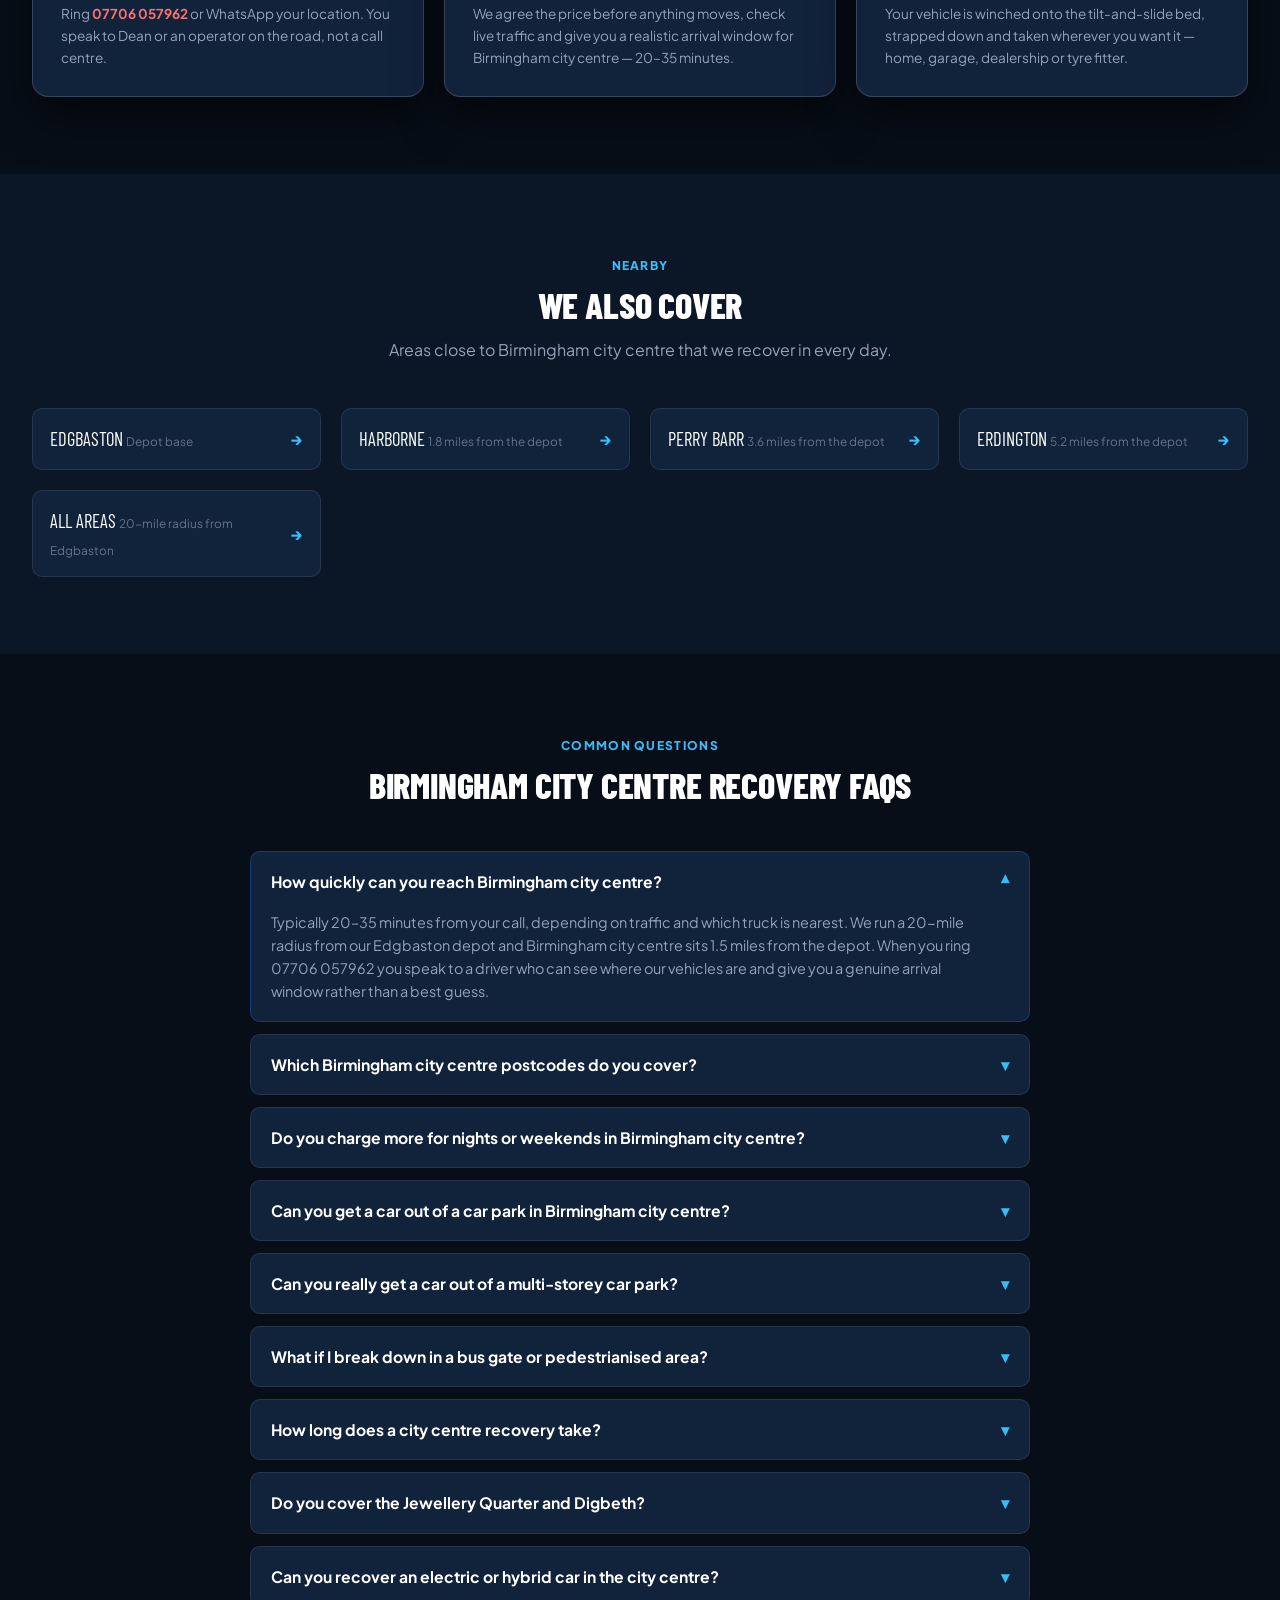
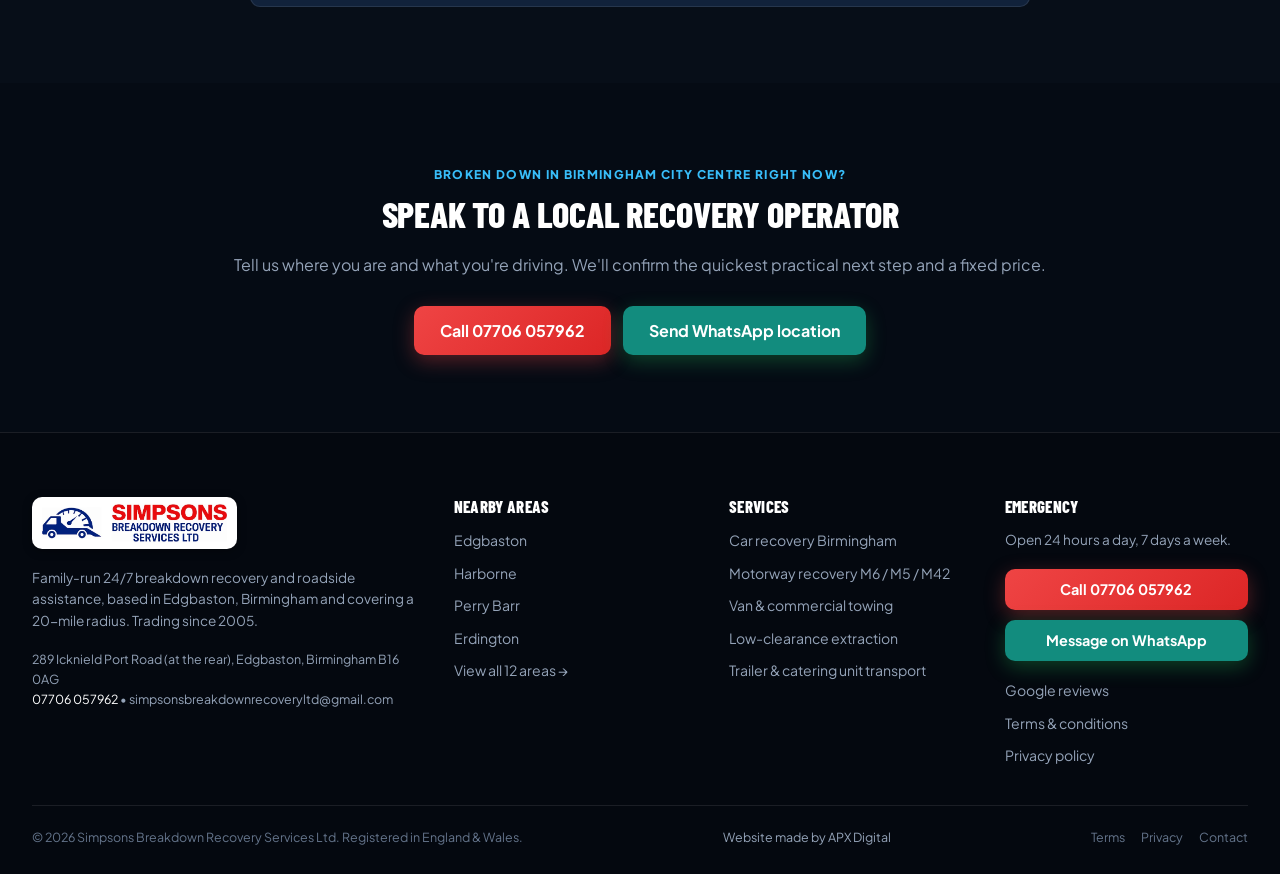
<file: areas/birmingham-city-centre-breakdown-recovery.html>
<!DOCTYPE html>
<html lang="en-GB">
<head>
  <meta charset="UTF-8">
  <meta name="viewport" content="width=device-width, initial-scale=1">
  <title>Breakdown Recovery City Centre Birmingham | 24/7 Simpsons</title>
  <meta name="description" content="24/7 breakdown recovery in Birmingham city centre. Typical arrival 20–35 minutes, fixed prices and 229 five-star reviews. Call Simpsons on 07706 057962.">

  <link rel="canonical" href="https://simpsonsbreakdownrecovery.co.uk/areas/birmingham-city-centre-breakdown-recovery.html">
  <meta name="robots" content="index, follow">
  <meta name="googlebot" content="index, follow, max-image-preview:large, max-snippet:-1, max-video-preview:-1">
  <meta name="author" content="Simpsons Breakdown Recovery Services Ltd">
  <meta name="theme-color" content="#070e18">

  <!-- Geo signals -->
  <meta name="geo.region" content="GB-BIR">
  <meta name="geo.placename" content="Birmingham city centre, Birmingham">
  <meta name="geo.position" content="52.4844;-1.9351">
  <meta name="ICBM" content="52.4844, -1.9351">

  <!-- Open Graph -->
  <meta property="og:type" content="website">
  <meta property="og:site_name" content="Simpsons Breakdown Recovery Services Ltd">
  <meta property="og:locale" content="en_GB">
  <meta property="og:title" content="Breakdown Recovery City Centre Birmingham | 24/7 Simpsons">
  <meta property="og:description" content="24/7 breakdown recovery in Birmingham city centre. Typical arrival 20–35 minutes, fixed prices and 229 five-star reviews. Call Simpsons on 07706 057962.">
  <meta property="og:url" content="https://simpsonsbreakdownrecovery.co.uk/areas/birmingham-city-centre-breakdown-recovery.html">
  <meta property="og:image" content="https://simpsonsbreakdownrecovery.co.uk/images/og-image.jpg">
  <meta property="og:image:width" content="1200">
  <meta property="og:image:height" content="630">
  <meta property="og:image:alt" content="Simpsons Breakdown Recovery Services Ltd — 24/7 breakdown recovery in Birmingham">

  <!-- Twitter / X -->
  <meta name="twitter:card" content="summary_large_image">
  <meta name="twitter:title" content="Breakdown Recovery City Centre Birmingham | 24/7 Simpsons">
  <meta name="twitter:description" content="24/7 breakdown recovery in Birmingham city centre. Typical arrival 20–35 minutes, fixed prices and 229 five-star reviews. Call Simpsons on 07706 057962.">
  <meta name="twitter:image" content="https://simpsonsbreakdownrecovery.co.uk/images/og-image.jpg">
  <meta name="twitter:image:alt" content="Simpsons Breakdown Recovery Services Ltd — 24/7 breakdown recovery in Birmingham">

  <link rel="icon" href="../images/icon-32.png" sizes="32x32" type="image/png">
  <link rel="icon" href="../images/icon-512.png" sizes="512x512" type="image/png">
  <link rel="apple-touch-icon" href="../images/icon-180.png">
  <link rel="preload" as="image" href="../images/logo.webp">
  <link rel="preconnect" href="https://fonts.googleapis.com">
  <link rel="preconnect" href="https://fonts.gstatic.com" crossorigin>
  <link href="https://fonts.googleapis.com/css2?family=Barlow+Condensed:wght@700;800;900&family=Plus+Jakarta+Sans:wght@400;500;600;700;800&display=swap" rel="stylesheet">
  <link rel="stylesheet" href="../css/style.css">

  <!-- Google tag (gtag.js) — GA4 G-FZKR7KYQ15 -->
  <script async src="https://www.googletagmanager.com/gtag/js?id=G-FZKR7KYQ15"></script>
  <script>
    window.dataLayer = window.dataLayer || [];
    function gtag(){dataLayer.push(arguments);}
    gtag('js', new Date());

    gtag('config', 'G-FZKR7KYQ15');
  </script>

  <script type="application/ld+json">
{
  "@context": "https://schema.org",
  "@graph": [
    {
      "@type": [
        "AutoRepair",
        "EmergencyService"
      ],
      "@id": "https://simpsonsbreakdownrecovery.co.uk/areas/birmingham-city-centre-breakdown-recovery.html#business",
      "name": "Simpsons Breakdown Recovery Services Ltd — Birmingham city centre",
      "legalName": "Simpsons Breakdown Recovery Services Ltd",
      "url": "https://simpsonsbreakdownrecovery.co.uk/areas/birmingham-city-centre-breakdown-recovery.html",
      "telephone": "+447706057962",
      "email": "simpsonsbreakdownrecoveryltd@gmail.com",
      "priceRange": "££",
      "currenciesAccepted": "GBP",
      "paymentAccepted": "Cash, Bank transfer, Card",
      "image": "https://simpsonsbreakdownrecovery.co.uk/images/work-van-recovery.webp",
      "logo": {
        "@type": "ImageObject",
        "url": "https://simpsonsbreakdownrecovery.co.uk/images/logo.webp",
        "width": 661,
        "height": 143
      },
      "foundingDate": "2005",
      "description": "Family-run 24/7 breakdown recovery, vehicle towing and roadside assistance covering Birmingham and the West Midlands within a 20-mile radius of the Edgbaston depot. Cars, vans, motorbikes, 4x4s, non-runners and trailers.",
      "address": {
        "@type": "PostalAddress",
        "streetAddress": "289 Icknield Port Road, At the rear",
        "addressLocality": "Edgbaston, Birmingham",
        "addressRegion": "West Midlands",
        "postalCode": "B16 0AG",
        "addressCountry": "GB"
      },
      "geo": {
        "@type": "GeoCoordinates",
        "latitude": "52.4844",
        "longitude": "-1.9351"
      },
      "hasMap": "https://maps.google.com/?cid=7538252664488705060",
      "openingHoursSpecification": [
        {
          "@type": "OpeningHoursSpecification",
          "dayOfWeek": [
            "Monday",
            "Tuesday",
            "Wednesday",
            "Thursday",
            "Friday",
            "Saturday",
            "Sunday"
          ],
          "opens": "00:00",
          "closes": "23:59"
        }
      ],
      "areaServed": {
        "@type": "AdministrativeArea",
        "name": "Birmingham city centre"
      },
      "aggregateRating": {
        "@type": "AggregateRating",
        "ratingValue": "4.9",
        "reviewCount": "229",
        "bestRating": "5",
        "worstRating": "1"
      },
      "sameAs": [
        "https://x.com/SRecoveryl15565",
        "https://maps.google.com/?cid=7538252664488705060"
      ],
      "hasOfferCatalog": {
        "@type": "OfferCatalog",
        "name": "Breakdown recovery and vehicle transport services",
        "itemListElement": [
          {
            "@type": "Offer",
            "itemOffered": {
              "@type": "Service",
              "name": "Car recovery Birmingham",
              "description": "24/7 car recovery and towing for non-starters, clutch and gearbox failures, suspension damage and accident damage.",
              "areaServed": {
                "@type": "City",
                "name": "Birmingham"
              }
            }
          },
          {
            "@type": "Offer",
            "itemOffered": {
              "@type": "Service",
              "name": "Motorway recovery",
              "description": "Priority recovery from hard shoulders and emergency refuge areas on the M6, M5 and M42 and the A38(M).",
              "areaServed": {
                "@type": "City",
                "name": "Birmingham"
              }
            }
          },
          {
            "@type": "Offer",
            "itemOffered": {
              "@type": "Service",
              "name": "Van and commercial vehicle recovery",
              "description": "Loaded vans, minibuses and light commercial vehicles recovered with the load on board.",
              "areaServed": {
                "@type": "City",
                "name": "Birmingham"
              }
            }
          },
          {
            "@type": "Offer",
            "itemOffered": {
              "@type": "Service",
              "name": "Low-clearance and underground recovery",
              "description": "Wheel skates, dollies and compact winching for multi-storey and basement car parks, seized brakes and locked steering.",
              "areaServed": {
                "@type": "City",
                "name": "Birmingham"
              }
            }
          },
          {
            "@type": "Offer",
            "itemOffered": {
              "@type": "Service",
              "name": "Jump starts and flat batteries",
              "description": "12V and 24V jump starts at home, at work or at the roadside, plus flat-tyre transport.",
              "areaServed": {
                "@type": "City",
                "name": "Birmingham"
              }
            }
          },
          {
            "@type": "Offer",
            "itemOffered": {
              "@type": "Service",
              "name": "Trailer, catering unit and plant transport",
              "description": "Catering trailers, box trailers and commercial plant vehicles moved between sites and events.",
              "areaServed": {
                "@type": "City",
                "name": "Birmingham"
              }
            }
          },
          {
            "@type": "Offer",
            "itemOffered": {
              "@type": "Service",
              "name": "Accident and non-runner transport",
              "description": "Scene clearance, documented transport for insurance claims and movement of non-runners between garages.",
              "areaServed": {
                "@type": "City",
                "name": "Birmingham"
              }
            }
          }
        ]
      }
    },
    {
      "@type": "WebSite",
      "@id": "https://simpsonsbreakdownrecovery.co.uk/#website",
      "url": "https://simpsonsbreakdownrecovery.co.uk",
      "name": "Simpsons Breakdown Recovery Services Ltd",
      "inLanguage": "en-GB",
      "publisher": {
        "@id": "https://simpsonsbreakdownrecovery.co.uk/#business"
      }
    },
    {
      "@type": "WebPage",
      "@id": "https://simpsonsbreakdownrecovery.co.uk/areas/birmingham-city-centre-breakdown-recovery.html#webpage",
      "url": "https://simpsonsbreakdownrecovery.co.uk/areas/birmingham-city-centre-breakdown-recovery.html",
      "name": "Breakdown Recovery City Centre Birmingham | 24/7 Simpsons",
      "description": "24/7 breakdown recovery in Birmingham city centre. Typical arrival 20–35 minutes, fixed prices and 229 five-star reviews. Call Simpsons on 07706 057962.",
      "isPartOf": {
        "@id": "https://simpsonsbreakdownrecovery.co.uk/#website"
      },
      "about": {
        "@id": "https://simpsonsbreakdownrecovery.co.uk/#business"
      },
      "inLanguage": "en-GB"
    },
    {
      "@type": "BreadcrumbList",
      "@id": "https://simpsonsbreakdownrecovery.co.uk/areas/birmingham-city-centre-breakdown-recovery.html#breadcrumb",
      "itemListElement": [
        {
          "@type": "ListItem",
          "position": 1,
          "name": "Home",
          "item": "https://simpsonsbreakdownrecovery.co.uk/"
        },
        {
          "@type": "ListItem",
          "position": 2,
          "name": "Areas Covered",
          "item": "https://simpsonsbreakdownrecovery.co.uk/#areas"
        },
        {
          "@type": "ListItem",
          "position": 3,
          "name": "Birmingham city centre breakdown recovery"
        }
      ]
    },
    {
      "@type": "FAQPage",
      "@id": "https://simpsonsbreakdownrecovery.co.uk/areas/birmingham-city-centre-breakdown-recovery.html#faq",
      "mainEntity": [
        {
          "@type": "Question",
          "name": "How quickly can you reach Birmingham city centre?",
          "acceptedAnswer": {
            "@type": "Answer",
            "text": "Typically 20–35 minutes from your call, depending on traffic and which truck is nearest. We run a 20-mile radius from our Edgbaston depot and Birmingham city centre sits 1.5 miles from the depot. When you ring 07706 057962 you speak to a driver who can see where our vehicles are and give you a genuine arrival window rather than a best guess."
          }
        },
        {
          "@type": "Question",
          "name": "Which Birmingham city centre postcodes do you cover?",
          "acceptedAnswer": {
            "@type": "Answer",
            "text": "We cover B1, B2, B3, B4 and B5, along with the surrounding streets and the main routes through the area — the A38(M) Aston Expressway, the Queensway tunnels, Broad Street and Suffolk Street Queensway. If you are just outside these postcodes, call with your location and we will tell you straight away whether we can get to you."
          }
        },
        {
          "@type": "Question",
          "name": "Do you charge more for nights or weekends in Birmingham city centre?",
          "acceptedAnswer": {
            "@type": "Answer",
            "text": "No. We quote a fixed price before the truck is dispatched, whatever the hour. There is no after-hours loading added later, no hidden mileage surcharge, and no charge for getting a price from us."
          }
        },
        {
          "@type": "Question",
          "name": "Can you get a car out of a car park in Birmingham city centre?",
          "acceptedAnswer": {
            "@type": "Answer",
            "text": "Yes. Multi-storey and basement car parks are one of our specialities. We carry low-profile wheel skates, dollies and compact winching equipment, so a vehicle that will not start or will not roll can be moved out without damage to the bodywork, the wheels or the building."
          }
        },
        {
          "@type": "Question",
          "name": "Can you really get a car out of a multi-storey car park?",
          "acceptedAnswer": {
            "@type": "Answer",
            "text": "Yes, but not by driving the flatbed in. We recover the vehicle down and out of the deck using wheel skates, then load it outside. That is why we ask for the height barrier measurement and how many levels down you are when you call."
          }
        },
        {
          "@type": "Question",
          "name": "What if I break down in a bus gate or pedestrianised area?",
          "acceptedAnswer": {
            "@type": "Answer",
            "text": "Stay with the vehicle if it is safe, put your hazards on, and call us with the nearest street name and any landmark. We work with the traffic regulations rather than against them, so we may need to position the truck on the nearest permitted road and recover across."
          }
        },
        {
          "@type": "Question",
          "name": "How long does a city centre recovery take?",
          "acceptedAnswer": {
            "@type": "Answer",
            "text": "Allow 20 to 35 minutes for us to reach you, then longer than a normal job for the load itself if you are in a basement or multi-storey. We will give you a realistic picture on the phone rather than a best-case number."
          }
        },
        {
          "@type": "Question",
          "name": "Do you cover the Jewellery Quarter and Digbeth?",
          "acceptedAnswer": {
            "@type": "Answer",
            "text": "Yes, both. They are tight, heavily parked and full of one-way streets, so give us the exact street and the nearest junction and we will tell you where we can position."
          }
        },
        {
          "@type": "Question",
          "name": "Can you recover an electric or hybrid car in the city centre?",
          "acceptedAnswer": {
            "@type": "Answer",
            "text": "Yes. Electric and hybrid vehicles are recovered on the flatbed with the drive wheels stationary, which is exactly what a tilt-and-slide bed is for. Tell us the model when you call."
          }
        }
      ]
    }
  ]
}
  </script>
</head>
<body>

<a class="skip-link" href="#main">Skip to content</a>

<div class="ticker">
  <div class="shell ticker__inner">
    <div class="ticker__left">
      <span class="ticker__live"><span class="dot"></span> Birmingham city centre recovery on call</span>
      <span class="ticker__detail">B1, B2, B3, B4 and B5 &bull; typical arrival 20–35 minutes</span>
    </div>
    <span class="ticker__note">Open 24 hours, 7 days a week</span>
  </div>
</div>

<header class="site-header">
  <div class="shell site-header__inner">

    <a href="../index.html" class="brand" aria-label="Simpsons Breakdown Recovery Services Ltd — home">
      <span class="brand__plate">
        <img class="brand__logo" src="../images/logo.webp" width="661" height="143" alt="Simpsons Breakdown Recovery Services Ltd" fetchpriority="high" decoding="async">
      </span>
    </a>

    <nav class="nav" aria-label="Main">
      <a href="../index.html">Home</a>
      <a href="../index.html#services">Services</a>
      <a href="../index.html#areas" class="is-active">Areas Covered</a>
      <a href="../index.html#work">Our Work</a>
      <a href="../index.html#faq">FAQ</a>
    </nav>

    <div class="header-actions">
      <a href="tel:07706057962" class="btn btn--red btn--sm">
        <svg class="icon" fill="none" stroke="currentColor" viewBox="0 0 24 24" aria-hidden="true"><path stroke-linecap="round" stroke-linejoin="round" stroke-width="2" d="M3 5a2 2 0 012-2h3.28a1 1 0 01.948.684l1.498 4.493a1 1 0 01-.502 1.21l-2.257 1.13a11.042 11.042 0 005.516 5.516l1.13-2.257a1 1 0 011.21-.502l4.493 1.498a1 1 0 01.684.949V19a2 2 0 01-2 2h-1C9.716 21 3 14.284 3 6V5z"/></svg>
        <span class="nowrap">07706 057962</span>
      </a>
      <button class="menu-toggle" id="menuToggle" type="button" aria-label="Menu" aria-expanded="false" aria-controls="mobileNav">
        <span></span><span></span><span></span>
      </button>
    </div>
  </div>

  <nav class="mobile-nav" id="mobileNav" aria-label="Mobile">
    <a href="../index.html">Home</a>
    <a href="../index.html#services">Services</a>
    <a href="../index.html#areas">Areas Covered</a>
    <a href="../index.html#work">Our Work</a>
    <a href="../index.html#faq">FAQ</a>
    <div class="mobile-nav__cta">
      <a href="tel:07706057962" class="btn btn--red btn--block">Call 07706 057962</a>
    </div>
  </nav>
</header>

<main id="main">

  <nav class="breadcrumb" aria-label="Breadcrumb">
    <div class="shell breadcrumb__inner">
      <a href="../index.html">Home</a>
      <span class="breadcrumb__sep" aria-hidden="true">/</span>
      <a href="../index.html#areas">Areas Covered</a>
      <span class="breadcrumb__sep" aria-hidden="true">/</span>
      <span aria-current="page">Birmingham city centre breakdown recovery</span>
    </div>
  </nav>

  <section class="hero">
    <div class="hero__bg" aria-hidden="true"></div>
    <div class="hero__scrim" aria-hidden="true"></div>

    <div class="shell hero__inner">
      <span class="pill"><span class="dot"></span> 1.5 miles from the depot &bull; 20-mile radius</span>

      <h1>Breakdown recovery <span class="hero__accent">Birmingham city centre</span></h1>

      <p class="lead hero__lead">The city centre is where most recovery firms give up. Basement car parks with tight ramps, 1.9 metre height barriers and cars that cannot be pushed make it genuinely difficult work, so we carry the skates, dollies and compact winching gear needed to get a dead vehicle out without marking it — or the building.</p>

      <div class="hero__cta">
        <a href="tel:07706057962" class="btn btn--red btn--lg">
          <svg class="icon" fill="none" stroke="currentColor" viewBox="0 0 24 24" aria-hidden="true"><path stroke-linecap="round" stroke-linejoin="round" stroke-width="2" d="M3 5a2 2 0 012-2h3.28a1 1 0 01.948.684l1.498 4.493a1 1 0 01-.502 1.21l-2.257 1.13a11.042 11.042 0 005.516 5.516l1.13-2.257a1 1 0 011.21-.502l4.493 1.498a1 1 0 01.684.949V19a2 2 0 01-2 2h-1C9.716 21 3 14.284 3 6V5z"/></svg>
          Call 07706 057962
        </a>
        <a href="https://wa.me/447706057962?text=Hello%20Simpsons%20Recovery,%20I%20have%20broken%20down%20in%20Birmingham%20city%20centre.%20Here%20is%20my%20location:" target="_blank" rel="noopener" class="btn btn--green btn--lg">
          <svg class="icon" fill="currentColor" viewBox="0 0 24 24" aria-hidden="true"><path d="M12.03 6.17c-3.18 0-5.76 2.59-5.76 5.77 0 1.3.38 2.27 1.02 3.28l-.58 2.13 2.18-.57c.98.58 1.91.93 3.14.93 3.18 0 5.77-2.59 5.77-5.77 0-3.19-2.58-5.77-5.77-5.77zm3.39 8.24c-.14.4-.84.77-1.17.82-.3.05-.68.06-1.09-.07-.25-.08-.58-.19-.99-.36-1.74-.75-2.87-2.5-2.96-2.62-.09-.11-.71-.94-.71-1.79s.45-1.27.61-1.45c.16-.17.35-.22.46-.22h.33c.11 0 .25-.04.39.3.14.35.49 1.2.53 1.29.04.09.07.19.01.3-.06.12-.09.19-.17.29l-.26.3c-.09.09-.18.18-.08.36.1.17.45.74.96 1.2.66.59 1.22.77 1.4.86.17.09.27.07.37-.04.1-.12.43-.51.55-.68.12-.17.23-.14.39-.09.16.06 1.01.48 1.18.56.17.09.29.13.33.2.05.07.05.42-.1.83z"/></svg>
          Send WhatsApp location
        </a>
      </div>

      <a class="review-badge" href="https://share.google/FIO6KZSxKO3p8ohXX" target="_blank" rel="noopener">
        <span class="stars" aria-hidden="true">★★★★★</span>
        <span><strong style="color:#fff">4.9 rating</strong> &bull; 229 Google reviews</span>
        <span class="review-badge__link">Read them &rarr;</span>
      </a>
    </div>
  </section>

  <section class="metrics">
    <div class="shell grid grid-4">
      <div class="metric">
        <span class="metric__icon">
          <svg class="icon" fill="none" stroke="currentColor" viewBox="0 0 24 24" aria-hidden="true"><path stroke-linecap="round" stroke-linejoin="round" stroke-width="2" d="M12 8v4l3 3m6-3a9 9 0 11-18 0 9 9 0 0118 0z"/></svg>
        </span>
        <span>
          <span class="metric__value">20–35 minutes</span>
          <span class="metric__label">Typical Birmingham city centre arrival</span>
        </span>
      </div>
      <div class="metric">
        <span class="metric__icon metric__icon--amber">
          <svg class="icon" fill="currentColor" viewBox="0 0 20 20" aria-hidden="true"><path d="M9.05 2.93c.3-.92 1.6-.92 1.9 0l1.07 3.29a1 1 0 00.95.69h3.46c.97 0 1.37 1.24.59 1.81l-2.8 2.03a1 1 0 00-.36 1.12l1.07 3.29c.3.92-.76 1.69-1.54 1.12l-2.8-2.03a1 1 0 00-1.18 0l-2.8 2.03c-.78.57-1.84-.2-1.54-1.12l1.07-3.29a1 1 0 00-.36-1.12L2.98 8.72c-.78-.57-.38-1.81.59-1.81h3.46a1 1 0 00.95-.69l1.07-3.29z"/></svg>
        </span>
        <span>
          <span class="metric__value">229 reviews</span>
          <span class="metric__label">Five-star Google rated</span>
        </span>
      </div>
      <div class="metric">
        <span class="metric__icon metric__icon--green">
          <svg class="icon" fill="none" stroke="currentColor" viewBox="0 0 24 24" aria-hidden="true"><path stroke-linecap="round" stroke-linejoin="round" stroke-width="2" d="M9 12l2 2 4-4m5.6-4A12 12 0 0112 2.9 12 12 0 013.4 6 12 12 0 003 9c0 5.6 3.8 10.3 9 11.6 5.2-1.3 9-6 9-11.6 0-1-.1-2-.4-3z"/></svg>
        </span>
        <span>
          <span class="metric__value">Est. 2005</span>
          <span class="metric__label">Trading since</span>
        </span>
      </div>
      <div class="metric">
        <span class="metric__icon">
          <svg class="icon" fill="none" stroke="currentColor" viewBox="0 0 24 24" aria-hidden="true"><path stroke-linecap="round" stroke-linejoin="round" stroke-width="2" d="M17.7 16.7L13.4 20.9a2 2 0 01-2.8 0l-4.3-4.2a8 8 0 1111.4 0z"/><path stroke-linecap="round" stroke-linejoin="round" stroke-width="2" d="M15 11a3 3 0 11-6 0 3 3 0 016 0z"/></svg>
        </span>
        <span>
          <span class="metric__value">B1, B2, B3, B4 and B5</span>
          <span class="metric__label">Postcodes covered</span>
        </span>
      </div>
    </div>
  </section>

  <section class="section">
    <div class="shell">
      <div class="section-head">
        <span class="eyebrow">How we get to you</span>
        <h2>Recovering in Birmingham city centre</h2>
        <p class="muted">City centre jobs are rarely about how fast we can drive, they are about whether we can reach the vehicle at all. We come in off the Middleway and use the ring road tunnels as far as we can, then walk the last stretch if a car park ramp will not take the truck.</p>
      </div>

      <div class="grid grid-2">
        <article class="panel">
          <h3 class="mb-md">The roads we know here</h3>
          <ul class="route-list">
          <li>
            <strong class="text-cyan">Broad Street and the Arcadian</strong>
            <span class="muted small">Bus gates and pedestrianised sections mean we have to stop on the nearest permitted section and recover across to it.</span>
          </li>
          <li>
            <strong class="text-cyan">Queensway tunnels</strong>
            <span class="muted small">Never stop in the tunnels. Get to a lay-by or out of the portals first, then call us with the nearest surface marker.</span>
          </li>
          <li>
            <strong class="text-cyan">A38(M) Aston Expressway</strong>
            <span class="muted small">A live motorway-standard road with no hard shoulder on parts. Treat it like a motorway breakdown and get behind the barrier.</span>
          </li>
          <li>
            <strong class="text-cyan">Digbeth and Bradford Street</strong>
            <span class="muted small">Narrow, heavily parked and often busier than the main roads. We normally work from the nearest wide junction.</span>
          </li>
          </ul>
        </article>

        <article class="panel">
          <h3 class="mb-sm">What we get called for</h3>
          <ul class="check-list mb-lg">
            <li>Non-runners stuck on the third or fourth level of a multi-storey car park</li>
            <li>Cars immobilised in basement bays beneath apartment blocks around Broad Street and the Jewellery Quarter</li>
            <li>Late-night breakdowns on the ring road and around the Arcadian</li>
            <li>Vehicles that cannot be driven after an accident in the city centre leaving them blocking a lane</li>
          </ul>
          <h3 class="mb-sm">Landmarks and areas covered</h3>
          <p class="muted small mb-0">Bullring, Grand Central, the Mailbox, Broad Street, Paradise, the Jewellery Quarter, the Utilita Arena and the Chinese Quarter.</p>
        </article>
      </div>

      <div class="panel panel--glow mt-lg">
        <h3 class="mb-sm">Local knowledge: what makes Birmingham city centre different</h3>
        <p class="muted mb-0">Almost everything difficult about the city centre comes down to height and ramp angles. A typical multi-storey here has a 1.9 metre barrier, a spiral ramp and a ticket machine that will not let a recovery truck in. The way we handle it is to park outside, recover the car down to the exit deck with wheel skates, then load it in the open where there is room. If your car is in an underground basement below an apartment block, tell us the clearance on the phone — it changes the equipment we bring and it is the single most useful thing you can tell us.</p>
      </div>
    </div>
  </section>

  <section class="section section--alt">
    <div class="shell">
      <div class="section-head">
        <span class="eyebrow">What we can recover for you</span>
        <h2>Services in Birmingham city centre</h2>
        <p class="muted">Cars, vans, motorbikes, 4x4s, non-runners, trailers and commercial vehicles — all recovered on the flatbed, fully insured.</p>
      </div>

      <div class="stack">
        <article class="service-row">
          <div class="service-row__num">01</div>
          <div class="service-row__name">
            <h3>Car recovery Birmingham city centre</h3>
            <span class="service-row__tag">Most requested</span>
          </div>
          <p class="service-row__desc">Non-starters, clutch and gearbox failures, suspension damage and cars that cannot be driven — recovered to whichever garage, dealer or driveway you choose.</p>
          <div class="service-row__cta"><a href="tel:07706057962" class="btn btn--red">Call for a tow</a></div>
        </article>

        <article class="service-row">
          <div class="service-row__num">02</div>
          <div class="service-row__name">
            <h3>Van &amp; commercial recovery</h3>
            <span class="service-row__tag">Trades and fleets</span>
          </div>
          <p class="service-row__desc">Transit, Vivaro, Sprinter, Boxer and minibus-class vehicles recovered loaded, so your tools and stock travel with you rather than being unloaded at the roadside.</p>
          <div class="service-row__cta"><a href="tel:07706057962" class="btn btn--red">Call for a van tow</a></div>
        </article>

        <article class="service-row">
          <div class="service-row__num">03</div>
          <div class="service-row__name">
            <h3>Low-clearance &amp; underground recovery</h3>
            <span class="service-row__tag">Difficult access</span>
          </div>
          <p class="service-row__desc">Wheel skates, dollies and compact winching for multi-storey and basement car parks, seized brakes and locked steering — the jobs other firms turn down.</p>
          <div class="service-row__cta"><a href="../index.html#contact" class="btn btn--ghost">Ask about access</a></div>
        </article>

        <article class="service-row">
          <div class="service-row__num">04</div>
          <div class="service-row__name">
            <h3>Jump starts, batteries &amp; roadside help</h3>
            <span class="service-row__tag">12V and 24V</span>
          </div>
          <p class="service-row__desc">Heavy-duty boosters for a flat battery at home or at work, freeing a seized wheel or brake disc, and taking a flat-tyre vehicle to your preferred fitter.</p>
          <div class="service-row__cta"><a href="tel:07706057962" class="btn btn--ghost">Get roadside help</a></div>
        </article>

        <article class="service-row">
          <div class="service-row__num">05</div>
          <div class="service-row__name">
            <h3>Trailers, catering units &amp; plant</h3>
            <span class="service-row__tag">Planned transport</span>
          </div>
          <p class="service-row__desc">Catering trailers, box trailers and commercial plant service vehicles moved between sites, events and yards — normally booked ahead of time rather than as an emergency.</p>
          <div class="service-row__cta"><a href="tel:07706057962" class="btn btn--ghost">Book transport</a></div>
        </article>
      </div>
    </div>
  </section>

  <section class="section">
    <div class="shell">
      <div class="section-head">
        <span class="eyebrow">Real jobs, real trucks</span>
        <h2>Our work</h2>
        <p class="muted">Genuine jobs from across Birmingham and the West Midlands — the same trucks that cover Birmingham city centre.</p>
      </div>

      <div class="grid grid-3">
        <article class="work-card">
          <div class="work-card__media">
            <img src="../images/work-van-recovery.webp" width="1100" height="1100" loading="lazy" decoding="async"
                 alt="Simpsons Breakdown Recovery flatbed loading a white Renault Trafic work van in Birmingham">
            <span class="work-card__badge">Van recovery</span>
          </div>
          <div class="work-card__body">
            <p>Work vans and panel vans winched onto the flatbed and taken to your garage.</p>
            <div class="work-card__meta"><span>Birmingham &amp; West Midlands</span><span>Flatbed recovery</span></div>
          </div>
        </article>
        <article class="work-card">
          <div class="work-card__media">
            <img src="../images/work-cat-service-truck.webp" width="960" height="720" loading="lazy" decoding="async"
                 alt="Plant service truck with a mounted crane loaded on a Simpsons flatbed recovery truck">
            <span class="work-card__badge">Commercial</span>
          </div>
          <div class="work-card__body">
            <p>Heavy and awkward commercial loads, recovered from dealer yards and sites.</p>
            <div class="work-card__meta"><span>Birmingham &amp; West Midlands</span><span>Flatbed recovery</span></div>
          </div>
        </article>
        <article class="work-card">
          <div class="work-card__media">
            <img src="../images/work-trailer-load.webp" width="1100" height="1100" loading="lazy" decoding="async"
                 alt="Catering trailer loaded on a Simpsons Breakdown Recovery flatbed at a showground">
            <span class="work-card__badge">Trailers</span>
          </div>
          <div class="work-card__body">
            <p>Catering units, box trailers and event transport, booked in advance.</p>
            <div class="work-card__meta"><span>Birmingham &amp; West Midlands</span><span>Flatbed recovery</span></div>
          </div>
        </article>
      </div>

      <div class="center mt-lg">
        <a href="../index.html#work" class="btn btn--ghost">See more of our work &rarr;</a>
      </div>
    </div>
  </section>

  <section class="section section--alt">
    <div class="shell">
      <div class="section-head">
        <span class="eyebrow">Verified Google reviews</span>
        <h2>What customers say</h2>
        <p class="muted">Unedited reviews from drivers we have recovered across Birmingham and the West Midlands.</p>
      </div>

      <div class="grid grid-3">
        <article class="review">
          <div>
            <div class="review__head">
              <div class="review__who">
                <span class="avatar">MG</span>
                <span>
                  <span class="review__name">Matt Griffiths</span>
                  <span class="review__source">Google review</span>
                </span>
              </div>
              <span class="stars" aria-hidden="true">★★★★★</span>
            </div>
            <p class="review__quote">“Impeccable service from Simpsons breakdown recovery. Really tricky job getting my non starter car out of an underground garage with a low ceiling and tight corners. Both Dean and Jaden handled the task expertly and provided an excellent and freindly service.”</p>
          </div>
          <span class="review__tag">✓ Low-ceiling extraction</span>
        </article>

        <article class="review">
          <div>
            <div class="review__head">
              <div class="review__who">
                <span class="avatar" style="background:#be185d">SM</span>
                <span>
                  <span class="review__name">Stasenko ML</span>
                  <span class="review__source">Google review</span>
                </span>
              </div>
              <span class="stars" aria-hidden="true">★★★★★</span>
            </div>
            <p class="review__quote">“Friendly and quick service. Had a break down, which obviously made my day bad. But the guy overturned my mood into a good one. The price was very good too, compared to others, I would even say that the price was amazing.”</p>
          </div>
          <span class="review__tag">✓ Fair, competitive pricing</span>
        </article>

        <article class="review">
          <div>
            <div class="review__head">
              <div class="review__who">
                <span class="avatar" style="background:#047857">JL</span>
                <span>
                  <span class="review__name">Joshua L</span>
                  <span class="review__source">Google review</span>
                </span>
              </div>
              <span class="stars" aria-hidden="true">★★★★★</span>
            </div>
            <p class="review__quote">“Last minute call after I got a flat tyre and needed to get home. Extremely punctual, professional, and all round great service from Dean!!! Definitely a number I'll keep saved for if I'm in need of recovery again!”</p>
          </div>
          <span class="review__tag">✓ Last-minute callout</span>
        </article>
      </div>

      <div class="center mt-lg">
        <a href="https://share.google/FIO6KZSxKO3p8ohXX" target="_blank" rel="noopener" class="btn btn--blue">Read all 229 reviews on Google</a>
      </div>
    </div>
  </section>

  <section class="section">
    <div class="shell">
      <div class="section-head">
        <span class="eyebrow">Straightforward and stress-free</span>
        <h2>How a Birmingham city centre recovery works</h2>
      </div>

      <div class="grid grid-3">
        <article class="panel">
          <div class="stat__value mb-sm">01</div>
          <h3 class="mb-sm">Call or send your pin</h3>
          <p class="muted small mb-0">Ring <a href="tel:07706057962" class="text-red"><strong>07706 057962</strong></a> or WhatsApp your location. You speak to Dean or an operator on the road, not a call centre.</p>
        </article>
        <article class="panel">
          <div class="stat__value mb-sm">02</div>
          <h3 class="mb-sm">Fixed price, real ETA</h3>
          <p class="muted small mb-0">We agree the price before anything moves, check live traffic and give you a realistic arrival window for Birmingham city centre — 20–35 minutes.</p>
        </article>
        <article class="panel">
          <div class="stat__value mb-sm">03</div>
          <h3 class="mb-sm">Loaded and delivered</h3>
          <p class="muted small mb-0">Your vehicle is winched onto the tilt-and-slide bed, strapped down and taken wherever you want it — home, garage, dealership or tyre fitter.</p>
        </article>
      </div>
    </div>
  </section>

  <section class="section section--alt">
    <div class="shell">
      <div class="section-head">
        <span class="eyebrow">Nearby</span>
        <h2>We also cover</h2>
        <p class="muted">Areas close to Birmingham city centre that we recover in every day.</p>
      </div>

      <div class="grid grid-4">
        <a class="area-tile" href="edgbaston-breakdown-recovery.html">
          <span>
            <span class="area-tile__name">Edgbaston</span>
            <span class="area-tile__meta">Depot base</span>
          </span>
          <span class="area-tile__arrow" aria-hidden="true">&rarr;</span>
        </a>
        <a class="area-tile" href="harborne-breakdown-recovery.html">
          <span>
            <span class="area-tile__name">Harborne</span>
            <span class="area-tile__meta">1.8 miles from the depot</span>
          </span>
          <span class="area-tile__arrow" aria-hidden="true">&rarr;</span>
        </a>
        <a class="area-tile" href="perry-barr-breakdown-recovery.html">
          <span>
            <span class="area-tile__name">Perry Barr</span>
            <span class="area-tile__meta">3.6 miles from the depot</span>
          </span>
          <span class="area-tile__arrow" aria-hidden="true">&rarr;</span>
        </a>
        <a class="area-tile" href="erdington-breakdown-recovery.html">
          <span>
            <span class="area-tile__name">Erdington</span>
            <span class="area-tile__meta">5.2 miles from the depot</span>
          </span>
          <span class="area-tile__arrow" aria-hidden="true">&rarr;</span>
        </a>
        <a class="area-tile" href="../index.html#areas">
          <span>
            <span class="area-tile__name">All areas</span>
            <span class="area-tile__meta">20-mile radius from Edgbaston</span>
          </span>
          <span class="area-tile__arrow" aria-hidden="true">&rarr;</span>
        </a>
      </div>
    </div>
  </section>

  <section class="section">
    <div class="shell">
      <div class="section-head">
        <span class="eyebrow">Common questions</span>
        <h2>Birmingham city centre recovery FAQs</h2>
      </div>

      <div class="faq">
        <div class="faq__item is-open">
          <button class="faq__q" type="button">
            <span>How quickly can you reach Birmingham city centre?</span>
            <span class="faq__chev" aria-hidden="true">▾</span>
          </button>
          <div class="faq__a"><div><p>Typically 20–35 minutes from your call, depending on traffic and which truck is nearest. We run a 20-mile radius from our Edgbaston depot and Birmingham city centre sits 1.5 miles from the depot. When you ring 07706 057962 you speak to a driver who can see where our vehicles are and give you a genuine arrival window rather than a best guess.</p></div></div>
        </div>
        <div class="faq__item">
          <button class="faq__q" type="button">
            <span>Which Birmingham city centre postcodes do you cover?</span>
            <span class="faq__chev" aria-hidden="true">▾</span>
          </button>
          <div class="faq__a"><div><p>We cover B1, B2, B3, B4 and B5, along with the surrounding streets and the main routes through the area — the A38(M) Aston Expressway, the Queensway tunnels, Broad Street and Suffolk Street Queensway. If you are just outside these postcodes, call with your location and we will tell you straight away whether we can get to you.</p></div></div>
        </div>
        <div class="faq__item">
          <button class="faq__q" type="button">
            <span>Do you charge more for nights or weekends in Birmingham city centre?</span>
            <span class="faq__chev" aria-hidden="true">▾</span>
          </button>
          <div class="faq__a"><div><p>No. We quote a fixed price before the truck is dispatched, whatever the hour. There is no after-hours loading added later, no hidden mileage surcharge, and no charge for getting a price from us.</p></div></div>
        </div>
        <div class="faq__item">
          <button class="faq__q" type="button">
            <span>Can you get a car out of a car park in Birmingham city centre?</span>
            <span class="faq__chev" aria-hidden="true">▾</span>
          </button>
          <div class="faq__a"><div><p>Yes. Multi-storey and basement car parks are one of our specialities. We carry low-profile wheel skates, dollies and compact winching equipment, so a vehicle that will not start or will not roll can be moved out without damage to the bodywork, the wheels or the building.</p></div></div>
        </div>
        <div class="faq__item">
          <button class="faq__q" type="button">
            <span>Can you really get a car out of a multi-storey car park?</span>
            <span class="faq__chev" aria-hidden="true">▾</span>
          </button>
          <div class="faq__a"><div><p>Yes, but not by driving the flatbed in. We recover the vehicle down and out of the deck using wheel skates, then load it outside. That is why we ask for the height barrier measurement and how many levels down you are when you call.</p></div></div>
        </div>
        <div class="faq__item">
          <button class="faq__q" type="button">
            <span>What if I break down in a bus gate or pedestrianised area?</span>
            <span class="faq__chev" aria-hidden="true">▾</span>
          </button>
          <div class="faq__a"><div><p>Stay with the vehicle if it is safe, put your hazards on, and call us with the nearest street name and any landmark. We work with the traffic regulations rather than against them, so we may need to position the truck on the nearest permitted road and recover across.</p></div></div>
        </div>
        <div class="faq__item">
          <button class="faq__q" type="button">
            <span>How long does a city centre recovery take?</span>
            <span class="faq__chev" aria-hidden="true">▾</span>
          </button>
          <div class="faq__a"><div><p>Allow 20 to 35 minutes for us to reach you, then longer than a normal job for the load itself if you are in a basement or multi-storey. We will give you a realistic picture on the phone rather than a best-case number.</p></div></div>
        </div>
        <div class="faq__item">
          <button class="faq__q" type="button">
            <span>Do you cover the Jewellery Quarter and Digbeth?</span>
            <span class="faq__chev" aria-hidden="true">▾</span>
          </button>
          <div class="faq__a"><div><p>Yes, both. They are tight, heavily parked and full of one-way streets, so give us the exact street and the nearest junction and we will tell you where we can position.</p></div></div>
        </div>
        <div class="faq__item">
          <button class="faq__q" type="button">
            <span>Can you recover an electric or hybrid car in the city centre?</span>
            <span class="faq__chev" aria-hidden="true">▾</span>
          </button>
          <div class="faq__a"><div><p>Yes. Electric and hybrid vehicles are recovered on the flatbed with the drive wheels stationary, which is exactly what a tilt-and-slide bed is for. Tell us the model when you call.</p></div></div>
        </div>
      </div>
    </div>
  </section>

  <section class="section section--deep">
    <div class="shell center">
      <span class="eyebrow">Broken down in Birmingham city centre right now?</span>
      <h2 class="mb-md">Speak to a local recovery operator</h2>
      <p class="muted mb-lg">Tell us where you are and what you're driving. We'll confirm the quickest practical next step and a fixed price.</p>
      <div class="row" style="justify-content:center">
        <a href="tel:07706057962" class="btn btn--red btn--lg">Call 07706 057962</a>
        <a href="https://wa.me/447706057962?text=Hello%20Simpsons%20Recovery,%20I%20have%20broken%20down%20in%20Birmingham%20city%20centre.%20Here%20is%20my%20location:" target="_blank" rel="noopener" class="btn btn--green btn--lg">Send WhatsApp location</a>
      </div>
    </div>
  </section>

</main>

<div class="modal" id="legalModal" role="dialog" aria-modal="true" aria-hidden="true">
  <div class="modal__box">
    <button class="modal__close" type="button" data-close-legal aria-label="Close">&times;</button>
    <h3 id="legalTitle" class="mb-md">Terms &amp; conditions</h3>
    <div class="muted small">
      <h4 class="mb-sm">Terms of service</h4>
      <p class="mb-md">
        Simpsons Breakdown Recovery Services Ltd provides 24/7 vehicle recovery, towing and roadside
        assistance across Birmingham and the surrounding 20-mile radius. Prices are agreed before the
        recovery vehicle is dispatched. Customers must ensure the vehicle is accessible and that keys are
        available. Any specific hazard — locked steering, seized wheels, severe damage or restricted
        clearance — must be disclosed when booking. Once a truck has been dispatched, a call-out charge may
        apply if the job is cancelled.
      </p>
      <h4 class="mb-sm">Privacy policy</h4>
      <p class="mb-0">
        We collect only the information needed to carry out a recovery: your name, contact number, vehicle
        registration and location details. That information is used for dispatch, invoicing and our own
        records, and is never sold or passed to marketing lists. Data is held in line with UK GDPR. For any
        query or deletion request, email
        <a href="mailto:simpsonsbreakdownrecoveryltd@gmail.com" class="text-cyan">simpsonsbreakdownrecoveryltd@gmail.com</a>.
      </p>
    </div>
  </div>
</div>

<footer class="site-footer">
  <div class="shell">
    <div class="footer-grid">
      <div class="footer-col">
        <a href="../index.html" class="brand mb-md" aria-label="Simpsons Breakdown Recovery — home">
          <span class="brand__plate">
            <img class="brand__logo" src="../images/logo.webp" width="661" height="143" alt="Simpsons Breakdown Recovery Services Ltd" loading="lazy" decoding="async">
          </span>
        </a>
        <p class="muted small mb-md">
          Family-run 24/7 breakdown recovery and roadside assistance, based in Edgbaston, Birmingham and
          covering a 20-mile radius. Trading since 2005.
        </p>
        <p class="muted tiny mb-0">
          289 Icknield Port Road (at the rear), Edgbaston, Birmingham B16 0AG<br>
          <a href="tel:07706057962" style="color:#fff">07706 057962</a> &bull;
          <a href="mailto:simpsonsbreakdownrecoveryltd@gmail.com">simpsonsbreakdownrecoveryltd@gmail.com</a>
        </p>
      </div>

      <div class="footer-col">
        <h4>Nearby areas</h4>
        <ul class="footer-links">
          <li><a href="edgbaston-breakdown-recovery.html">Edgbaston</a></li>
          <li><a href="harborne-breakdown-recovery.html">Harborne</a></li>
          <li><a href="perry-barr-breakdown-recovery.html">Perry Barr</a></li>
          <li><a href="erdington-breakdown-recovery.html">Erdington</a></li>
          <li><a href="../index.html#areas">View all 12 areas &rarr;</a></li>
        </ul>
      </div>

      <div class="footer-col">
        <h4>Services</h4>
        <ul class="footer-links">
          <li><a href="../index.html#services">Car recovery Birmingham</a></li>
          <li><a href="../index.html#services">Motorway recovery M6 / M5 / M42</a></li>
          <li><a href="../index.html#services">Van &amp; commercial towing</a></li>
          <li><a href="../index.html#services">Low-clearance extraction</a></li>
          <li><a href="../index.html#services">Trailer &amp; catering unit transport</a></li>
        </ul>
      </div>

      <div class="footer-col">
        <h4>Emergency</h4>
        <p class="muted small mb-md">Open 24 hours a day, 7 days a week.</p>
        <a href="tel:07706057962" class="btn btn--red btn--block mb-sm">Call 07706 057962</a>
        <a href="https://wa.me/447706057962?text=Hello%20Simpsons%20Recovery,%20I%20need%20help%20with%20my%20vehicle." target="_blank" rel="noopener" class="btn btn--green btn--block mb-md">Message on WhatsApp</a>
        <ul class="footer-links">
          <li><a href="https://share.google/FIO6KZSxKO3p8ohXX" target="_blank" rel="noopener">Google reviews</a></li>
          <li><a href="#" data-legal="Terms &amp; conditions">Terms &amp; conditions</a></li>
          <li><a href="#" data-legal="Privacy policy">Privacy policy</a></li>
        </ul>
      </div>
    </div>

    <div class="footer-bottom">
      <span>&copy; <span id="year">2026</span> Simpsons Breakdown Recovery Services Ltd. Registered in England &amp; Wales.</span>
      <a class="footer-credit" href="https://apxdigital.io" target="_blank" rel="noopener">Website made by APX Digital</a>
      <nav aria-label="Legal">
        <a href="#" data-legal="Terms &amp; conditions">Terms</a>
        <a href="#" data-legal="Privacy policy">Privacy</a>
        <a href="../index.html#contact">Contact</a>
      </nav>
    </div>
  </div>
</footer>

<div class="dock">
  <a href="tel:07706057962" class="dock__btn btn--red">
    <svg class="icon" fill="none" stroke="currentColor" viewBox="0 0 24 24" aria-hidden="true"><path stroke-linecap="round" stroke-linejoin="round" stroke-width="2" d="M3 5a2 2 0 012-2h3.28a1 1 0 01.948.684l1.498 4.493a1 1 0 01-.502 1.21l-2.257 1.13a11.042 11.042 0 005.516 5.516l1.13-2.257a1 1 0 011.21-.502l4.493 1.498a1 1 0 01.684.949V19a2 2 0 01-2 2h-1C9.716 21 3 14.284 3 6V5z"/></svg>
    Call now
  </a>
  <a href="https://wa.me/447706057962?text=Hello%20Simpsons%20Recovery,%20I%20have%20broken%20down%20in%20Birmingham%20city%20centre.%20Here%20is%20my%20location:" target="_blank" rel="noopener" class="dock__btn btn--green">WhatsApp pin</a>
</div>

<a class="fab" href="https://wa.me/447706057962?text=Hello%20Simpsons%20Recovery,%20I%20need%20help%20with%20my%20vehicle." target="_blank" rel="noopener" aria-label="Chat with Simpsons Breakdown Recovery on WhatsApp">
  <svg class="icon" fill="currentColor" viewBox="0 0 24 24" aria-hidden="true"><path d="M12.03 6.17c-3.18 0-5.76 2.59-5.76 5.77 0 1.3.38 2.27 1.02 3.28l-.58 2.13 2.18-.57c.98.58 1.91.93 3.14.93 3.18 0 5.77-2.59 5.77-5.77 0-3.19-2.58-5.77-5.77-5.77zm3.39 8.24c-.14.4-.84.77-1.17.82-.3.05-.68.06-1.09-.07-.25-.08-.58-.19-.99-.36-1.74-.75-2.87-2.5-2.96-2.62-.09-.11-.71-.94-.71-1.79s.45-1.27.61-1.45c.16-.17.35-.22.46-.22h.33c.11 0 .25-.04.39.3.14.35.49 1.2.53 1.29.04.09.07.19.01.3-.06.12-.09.19-.17.29l-.26.3c-.09.09-.18.18-.08.36.1.17.45.74.96 1.2.66.59 1.22.77 1.4.86.17.09.27.07.37-.04.1-.12.43-.51.55-.68.12-.17.23-.14.39-.09.16.06 1.01.48 1.18.56.17.09.29.13.33.2.05.07.05.42-.1.83z"/></svg>
  <span class="fab__label">Chat on WhatsApp</span>
</a>

<script src="../js/main.js"></script>
<script>document.getElementById('year').textContent = new Date().getFullYear();</script>
</body>
</html>
</file>
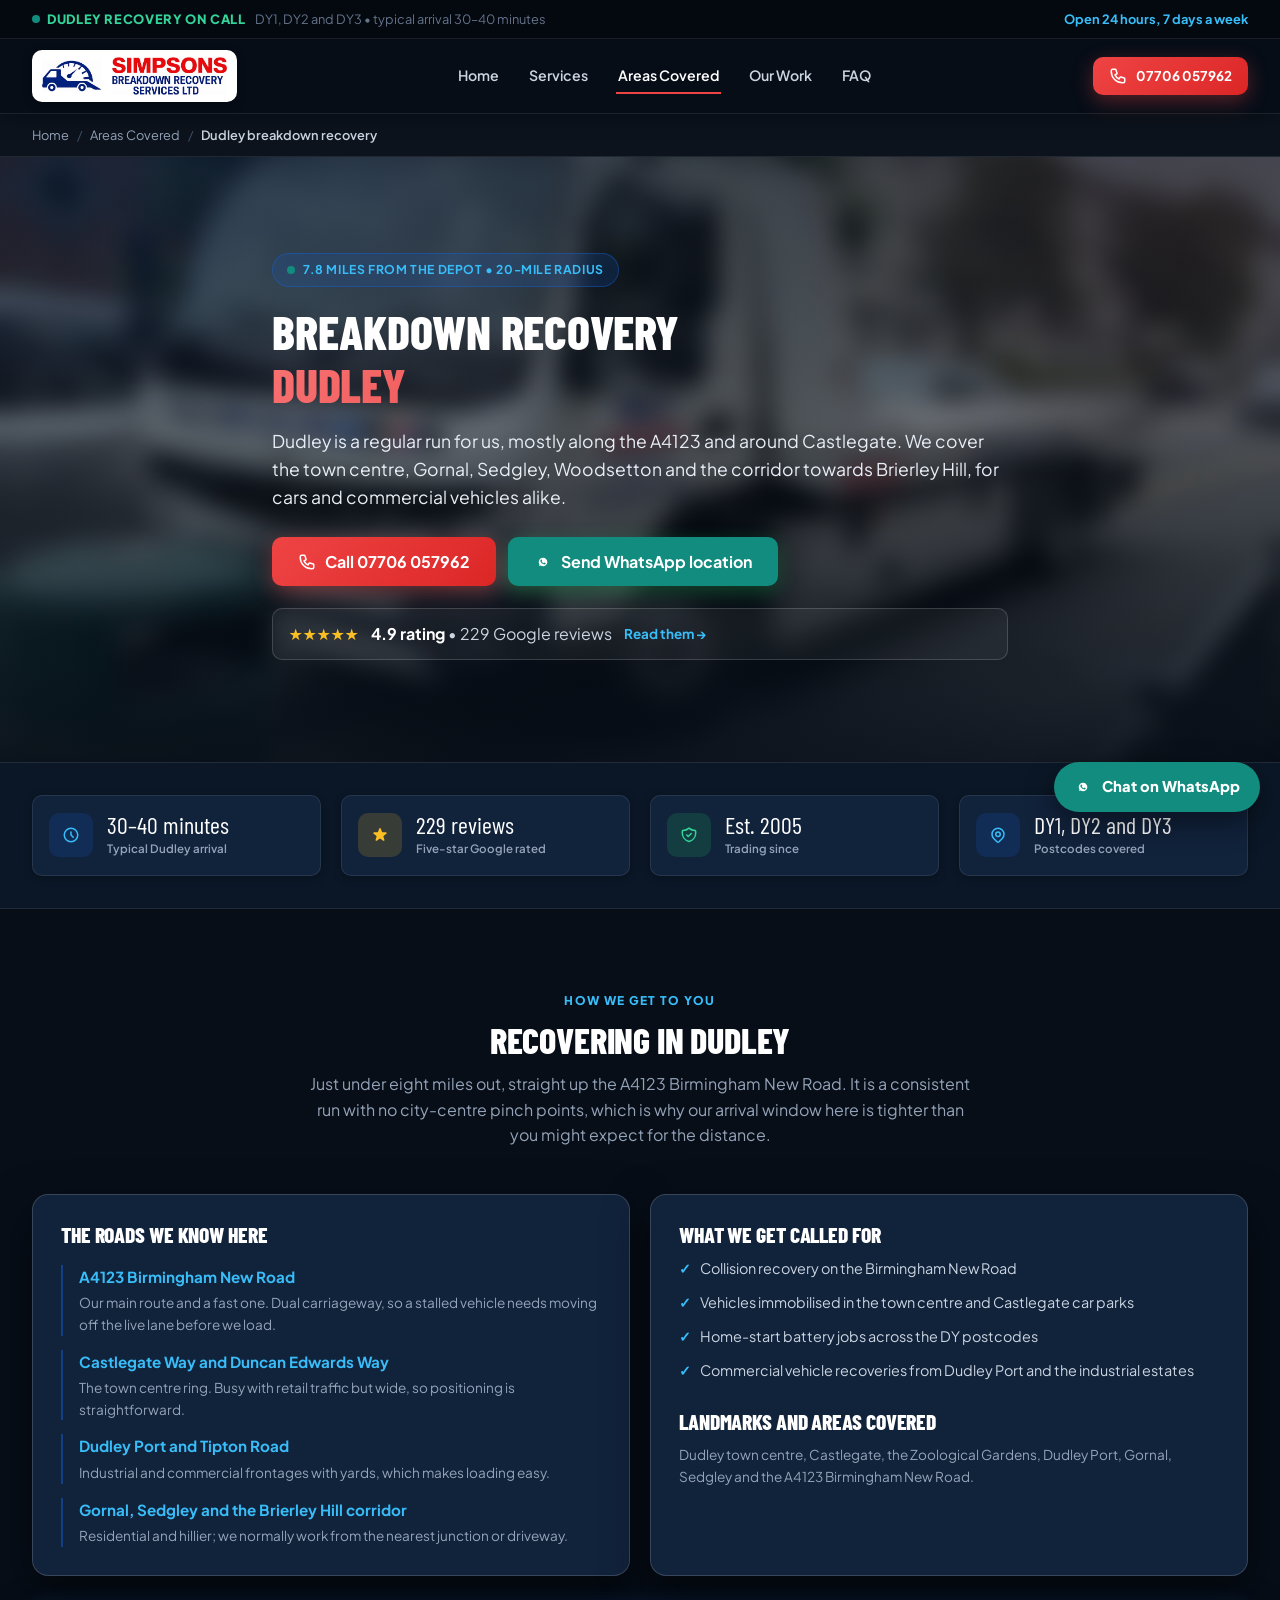
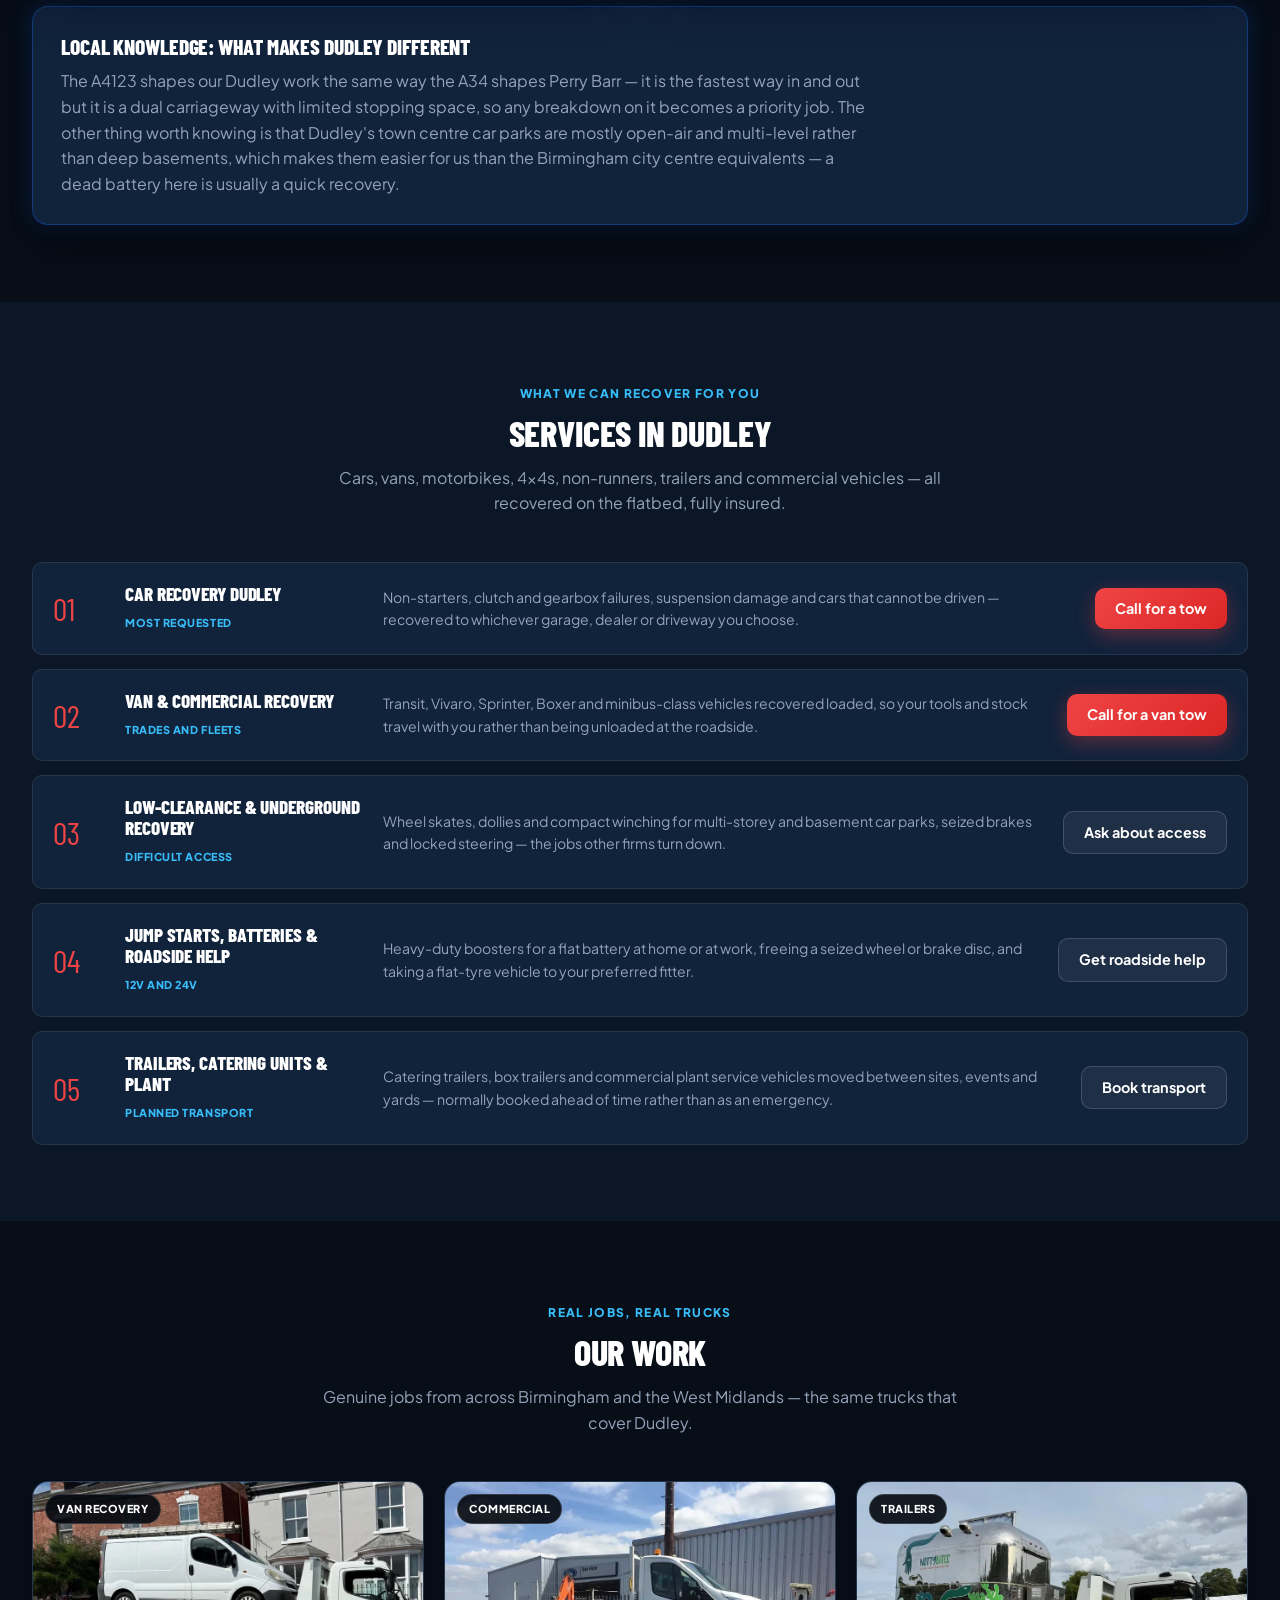
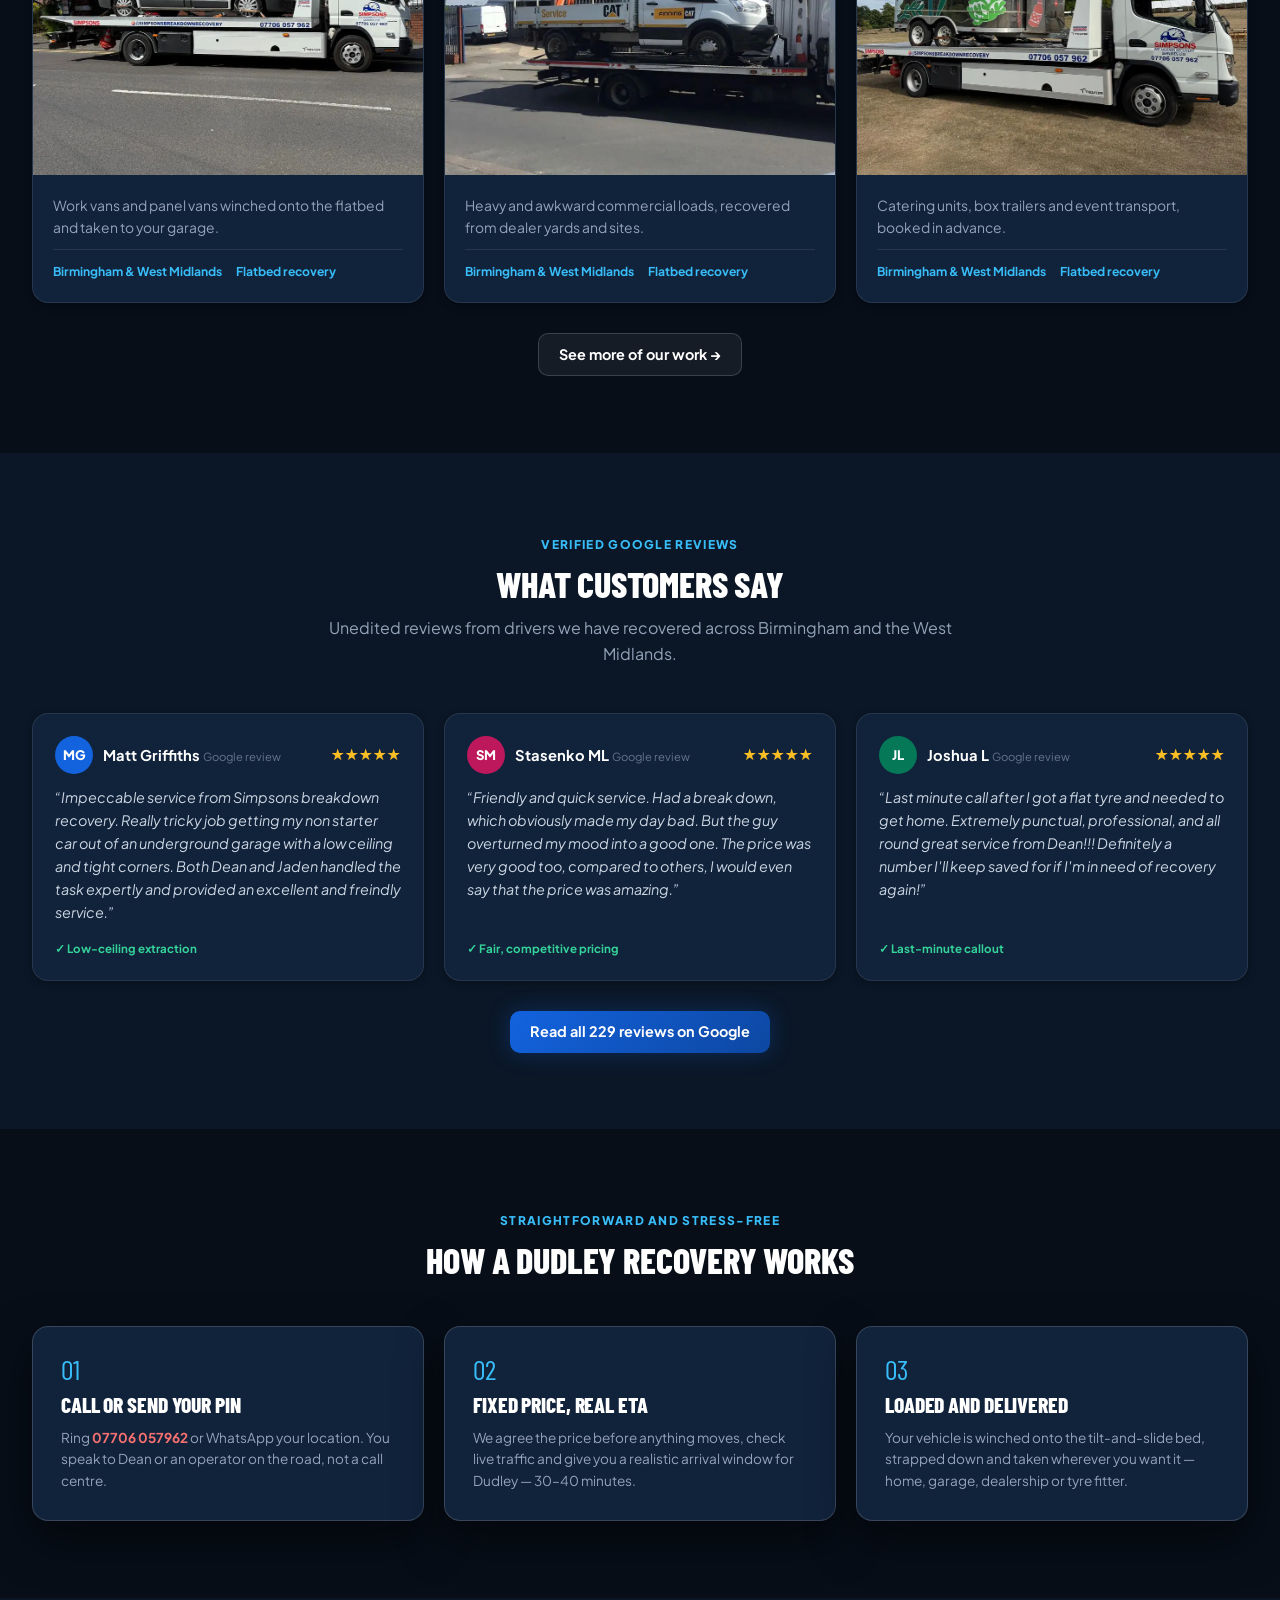
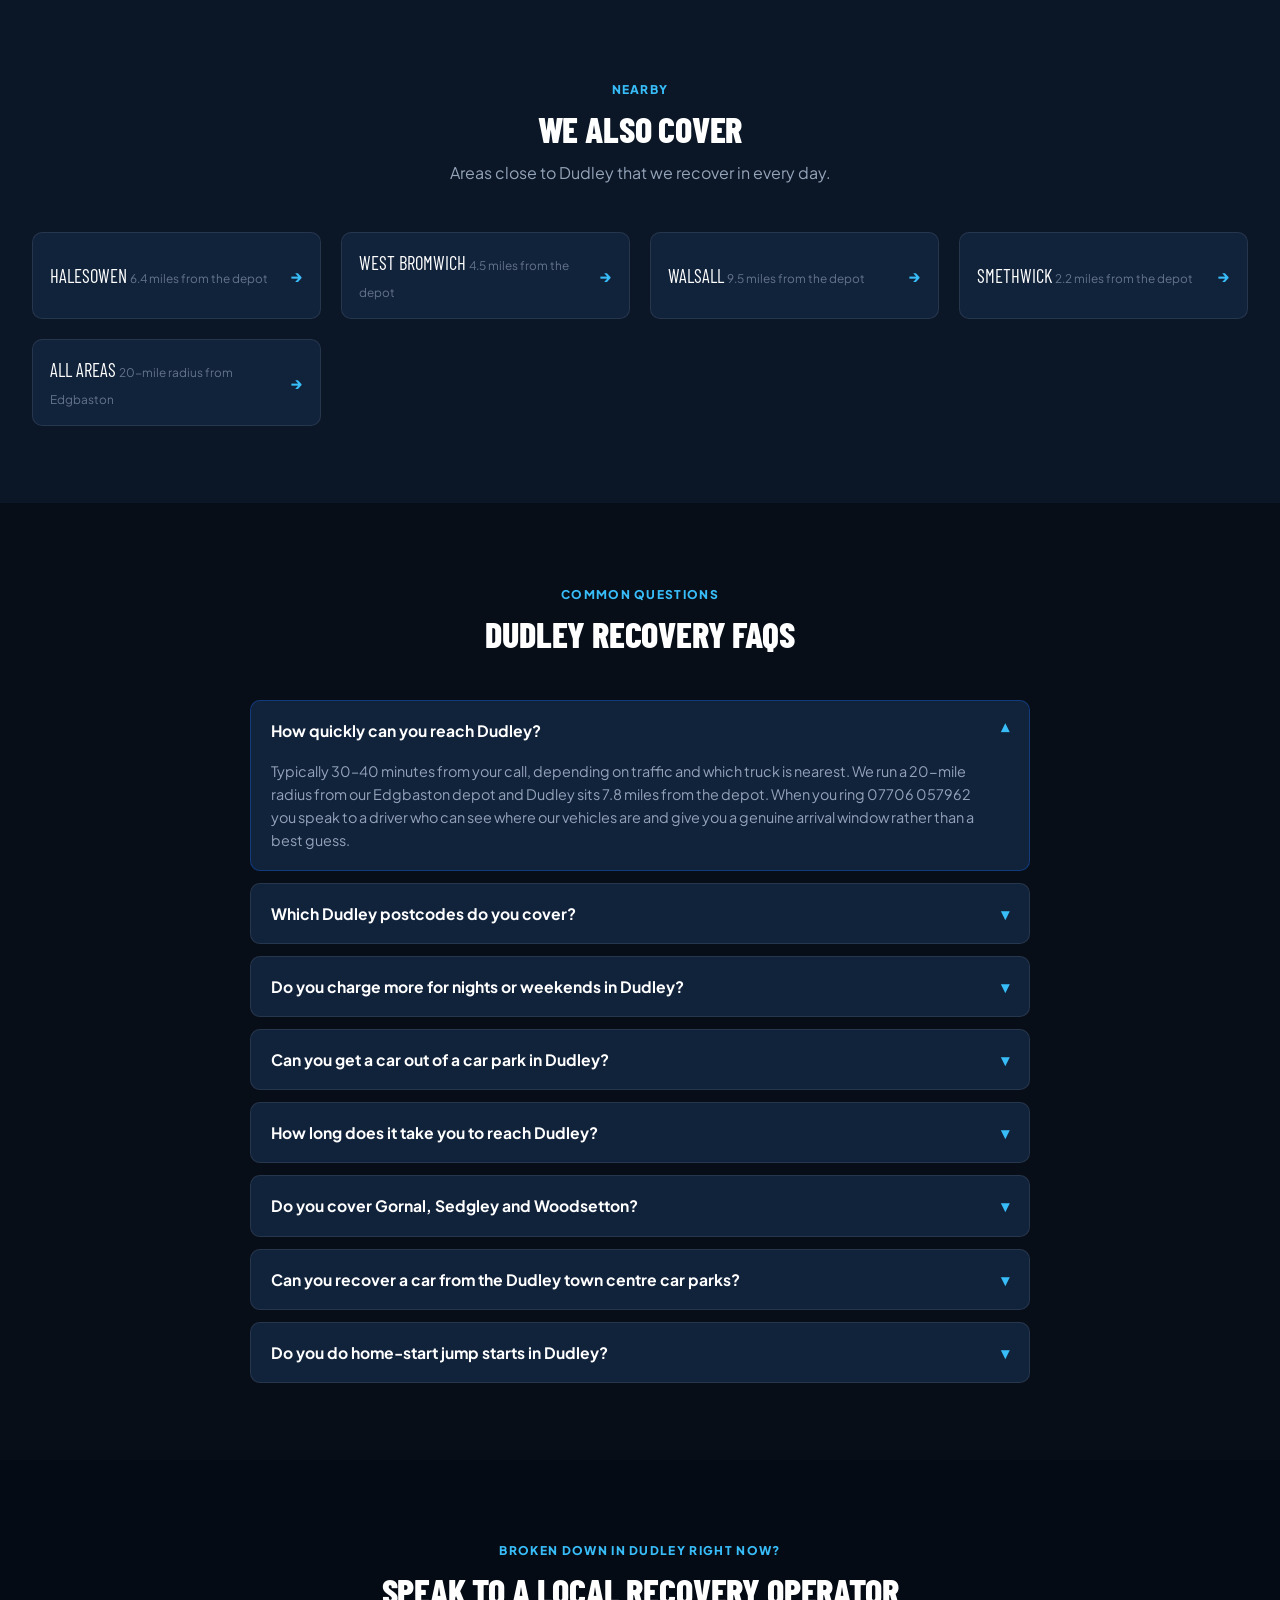
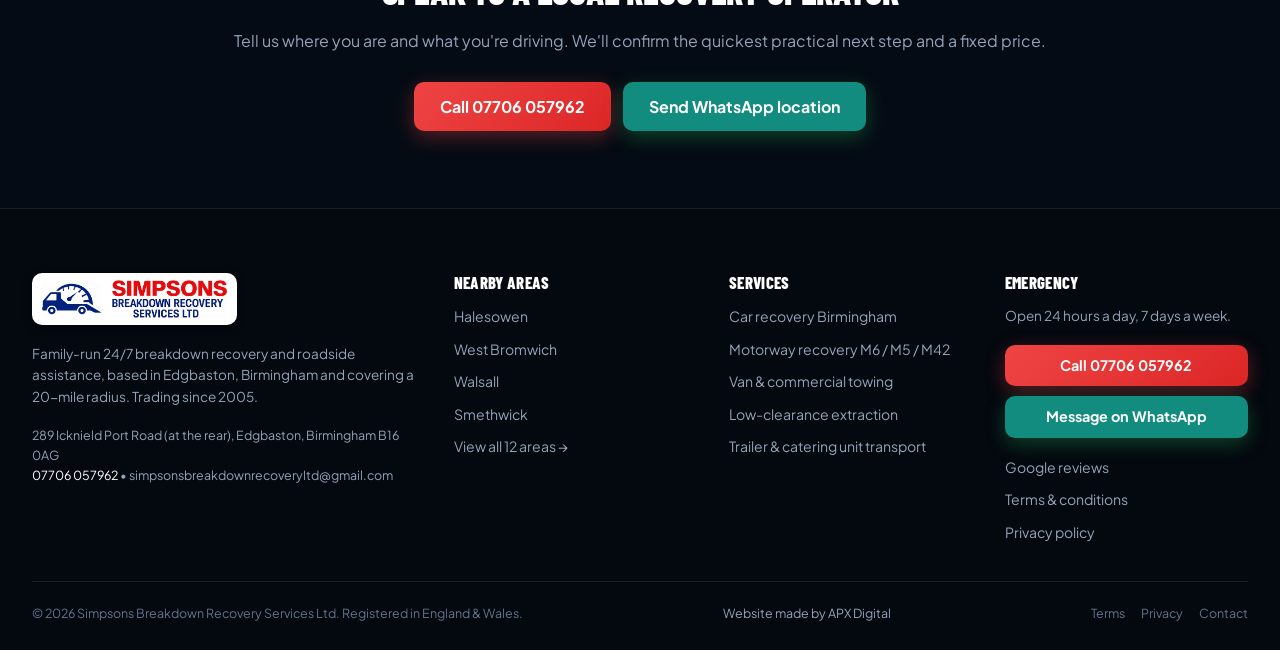
<file: areas/dudley-breakdown-recovery.html>
<!DOCTYPE html>
<html lang="en-GB">
<head>
  <meta charset="UTF-8">
  <meta name="viewport" content="width=device-width, initial-scale=1">
  <title>Breakdown Recovery Dudley | 24/7 Simpsons Recovery</title>
  <meta name="description" content="24/7 breakdown recovery in Dudley. Typical arrival 30–40 minutes, fixed prices and 229 five-star reviews. Call Simpsons on 07706 057962.">

  <link rel="canonical" href="https://simpsonsbreakdownrecovery.co.uk/areas/dudley-breakdown-recovery.html">
  <meta name="robots" content="index, follow">
  <meta name="googlebot" content="index, follow, max-image-preview:large, max-snippet:-1, max-video-preview:-1">
  <meta name="author" content="Simpsons Breakdown Recovery Services Ltd">
  <meta name="theme-color" content="#070e18">

  <!-- Geo signals -->
  <meta name="geo.region" content="GB-BIR">
  <meta name="geo.placename" content="Dudley, Birmingham">
  <meta name="geo.position" content="52.4844;-1.9351">
  <meta name="ICBM" content="52.4844, -1.9351">

  <!-- Open Graph -->
  <meta property="og:type" content="website">
  <meta property="og:site_name" content="Simpsons Breakdown Recovery Services Ltd">
  <meta property="og:locale" content="en_GB">
  <meta property="og:title" content="Breakdown Recovery Dudley | 24/7 Simpsons Recovery">
  <meta property="og:description" content="24/7 breakdown recovery in Dudley. Typical arrival 30–40 minutes, fixed prices and 229 five-star reviews. Call Simpsons on 07706 057962.">
  <meta property="og:url" content="https://simpsonsbreakdownrecovery.co.uk/areas/dudley-breakdown-recovery.html">
  <meta property="og:image" content="https://simpsonsbreakdownrecovery.co.uk/images/og-image.jpg">
  <meta property="og:image:width" content="1200">
  <meta property="og:image:height" content="630">
  <meta property="og:image:alt" content="Simpsons Breakdown Recovery Services Ltd — 24/7 breakdown recovery in Birmingham">

  <!-- Twitter / X -->
  <meta name="twitter:card" content="summary_large_image">
  <meta name="twitter:title" content="Breakdown Recovery Dudley | 24/7 Simpsons Recovery">
  <meta name="twitter:description" content="24/7 breakdown recovery in Dudley. Typical arrival 30–40 minutes, fixed prices and 229 five-star reviews. Call Simpsons on 07706 057962.">
  <meta name="twitter:image" content="https://simpsonsbreakdownrecovery.co.uk/images/og-image.jpg">
  <meta name="twitter:image:alt" content="Simpsons Breakdown Recovery Services Ltd — 24/7 breakdown recovery in Birmingham">

  <link rel="icon" href="../images/icon-32.png" sizes="32x32" type="image/png">
  <link rel="icon" href="../images/icon-512.png" sizes="512x512" type="image/png">
  <link rel="apple-touch-icon" href="../images/icon-180.png">
  <link rel="preload" as="image" href="../images/logo.webp">
  <link rel="preconnect" href="https://fonts.googleapis.com">
  <link rel="preconnect" href="https://fonts.gstatic.com" crossorigin>
  <link href="https://fonts.googleapis.com/css2?family=Barlow+Condensed:wght@700;800;900&family=Plus+Jakarta+Sans:wght@400;500;600;700;800&display=swap" rel="stylesheet">
  <link rel="stylesheet" href="../css/style.css">

  <!-- Google tag (gtag.js) — GA4 G-FZKR7KYQ15 -->
  <script async src="https://www.googletagmanager.com/gtag/js?id=G-FZKR7KYQ15"></script>
  <script>
    window.dataLayer = window.dataLayer || [];
    function gtag(){dataLayer.push(arguments);}
    gtag('js', new Date());

    gtag('config', 'G-FZKR7KYQ15');
  </script>

  <script type="application/ld+json">
{
  "@context": "https://schema.org",
  "@graph": [
    {
      "@type": [
        "AutoRepair",
        "EmergencyService"
      ],
      "@id": "https://simpsonsbreakdownrecovery.co.uk/areas/dudley-breakdown-recovery.html#business",
      "name": "Simpsons Breakdown Recovery Services Ltd — Dudley",
      "legalName": "Simpsons Breakdown Recovery Services Ltd",
      "url": "https://simpsonsbreakdownrecovery.co.uk/areas/dudley-breakdown-recovery.html",
      "telephone": "+447706057962",
      "email": "simpsonsbreakdownrecoveryltd@gmail.com",
      "priceRange": "££",
      "currenciesAccepted": "GBP",
      "paymentAccepted": "Cash, Bank transfer, Card",
      "image": "https://simpsonsbreakdownrecovery.co.uk/images/work-van-recovery.webp",
      "logo": {
        "@type": "ImageObject",
        "url": "https://simpsonsbreakdownrecovery.co.uk/images/logo.webp",
        "width": 661,
        "height": 143
      },
      "foundingDate": "2005",
      "description": "Family-run 24/7 breakdown recovery, vehicle towing and roadside assistance covering Birmingham and the West Midlands within a 20-mile radius of the Edgbaston depot. Cars, vans, motorbikes, 4x4s, non-runners and trailers.",
      "address": {
        "@type": "PostalAddress",
        "streetAddress": "289 Icknield Port Road, At the rear",
        "addressLocality": "Edgbaston, Birmingham",
        "addressRegion": "West Midlands",
        "postalCode": "B16 0AG",
        "addressCountry": "GB"
      },
      "geo": {
        "@type": "GeoCoordinates",
        "latitude": "52.4844",
        "longitude": "-1.9351"
      },
      "hasMap": "https://maps.google.com/?cid=7538252664488705060",
      "openingHoursSpecification": [
        {
          "@type": "OpeningHoursSpecification",
          "dayOfWeek": [
            "Monday",
            "Tuesday",
            "Wednesday",
            "Thursday",
            "Friday",
            "Saturday",
            "Sunday"
          ],
          "opens": "00:00",
          "closes": "23:59"
        }
      ],
      "areaServed": {
        "@type": "AdministrativeArea",
        "name": "Dudley"
      },
      "aggregateRating": {
        "@type": "AggregateRating",
        "ratingValue": "4.9",
        "reviewCount": "229",
        "bestRating": "5",
        "worstRating": "1"
      },
      "sameAs": [
        "https://x.com/SRecoveryl15565",
        "https://maps.google.com/?cid=7538252664488705060"
      ],
      "hasOfferCatalog": {
        "@type": "OfferCatalog",
        "name": "Breakdown recovery and vehicle transport services",
        "itemListElement": [
          {
            "@type": "Offer",
            "itemOffered": {
              "@type": "Service",
              "name": "Car recovery Birmingham",
              "description": "24/7 car recovery and towing for non-starters, clutch and gearbox failures, suspension damage and accident damage.",
              "areaServed": {
                "@type": "City",
                "name": "Birmingham"
              }
            }
          },
          {
            "@type": "Offer",
            "itemOffered": {
              "@type": "Service",
              "name": "Motorway recovery",
              "description": "Priority recovery from hard shoulders and emergency refuge areas on the M6, M5 and M42 and the A38(M).",
              "areaServed": {
                "@type": "City",
                "name": "Birmingham"
              }
            }
          },
          {
            "@type": "Offer",
            "itemOffered": {
              "@type": "Service",
              "name": "Van and commercial vehicle recovery",
              "description": "Loaded vans, minibuses and light commercial vehicles recovered with the load on board.",
              "areaServed": {
                "@type": "City",
                "name": "Birmingham"
              }
            }
          },
          {
            "@type": "Offer",
            "itemOffered": {
              "@type": "Service",
              "name": "Low-clearance and underground recovery",
              "description": "Wheel skates, dollies and compact winching for multi-storey and basement car parks, seized brakes and locked steering.",
              "areaServed": {
                "@type": "City",
                "name": "Birmingham"
              }
            }
          },
          {
            "@type": "Offer",
            "itemOffered": {
              "@type": "Service",
              "name": "Jump starts and flat batteries",
              "description": "12V and 24V jump starts at home, at work or at the roadside, plus flat-tyre transport.",
              "areaServed": {
                "@type": "City",
                "name": "Birmingham"
              }
            }
          },
          {
            "@type": "Offer",
            "itemOffered": {
              "@type": "Service",
              "name": "Trailer, catering unit and plant transport",
              "description": "Catering trailers, box trailers and commercial plant vehicles moved between sites and events.",
              "areaServed": {
                "@type": "City",
                "name": "Birmingham"
              }
            }
          },
          {
            "@type": "Offer",
            "itemOffered": {
              "@type": "Service",
              "name": "Accident and non-runner transport",
              "description": "Scene clearance, documented transport for insurance claims and movement of non-runners between garages.",
              "areaServed": {
                "@type": "City",
                "name": "Birmingham"
              }
            }
          }
        ]
      }
    },
    {
      "@type": "WebSite",
      "@id": "https://simpsonsbreakdownrecovery.co.uk/#website",
      "url": "https://simpsonsbreakdownrecovery.co.uk",
      "name": "Simpsons Breakdown Recovery Services Ltd",
      "inLanguage": "en-GB",
      "publisher": {
        "@id": "https://simpsonsbreakdownrecovery.co.uk/#business"
      }
    },
    {
      "@type": "WebPage",
      "@id": "https://simpsonsbreakdownrecovery.co.uk/areas/dudley-breakdown-recovery.html#webpage",
      "url": "https://simpsonsbreakdownrecovery.co.uk/areas/dudley-breakdown-recovery.html",
      "name": "Breakdown Recovery Dudley | 24/7 Simpsons Recovery",
      "description": "24/7 breakdown recovery in Dudley. Typical arrival 30–40 minutes, fixed prices and 229 five-star reviews. Call Simpsons on 07706 057962.",
      "isPartOf": {
        "@id": "https://simpsonsbreakdownrecovery.co.uk/#website"
      },
      "about": {
        "@id": "https://simpsonsbreakdownrecovery.co.uk/#business"
      },
      "inLanguage": "en-GB"
    },
    {
      "@type": "BreadcrumbList",
      "@id": "https://simpsonsbreakdownrecovery.co.uk/areas/dudley-breakdown-recovery.html#breadcrumb",
      "itemListElement": [
        {
          "@type": "ListItem",
          "position": 1,
          "name": "Home",
          "item": "https://simpsonsbreakdownrecovery.co.uk/"
        },
        {
          "@type": "ListItem",
          "position": 2,
          "name": "Areas Covered",
          "item": "https://simpsonsbreakdownrecovery.co.uk/#areas"
        },
        {
          "@type": "ListItem",
          "position": 3,
          "name": "Dudley breakdown recovery"
        }
      ]
    },
    {
      "@type": "FAQPage",
      "@id": "https://simpsonsbreakdownrecovery.co.uk/areas/dudley-breakdown-recovery.html#faq",
      "mainEntity": [
        {
          "@type": "Question",
          "name": "How quickly can you reach Dudley?",
          "acceptedAnswer": {
            "@type": "Answer",
            "text": "Typically 30–40 minutes from your call, depending on traffic and which truck is nearest. We run a 20-mile radius from our Edgbaston depot and Dudley sits 7.8 miles from the depot. When you ring 07706 057962 you speak to a driver who can see where our vehicles are and give you a genuine arrival window rather than a best guess."
          }
        },
        {
          "@type": "Question",
          "name": "Which Dudley postcodes do you cover?",
          "acceptedAnswer": {
            "@type": "Answer",
            "text": "We cover DY1, DY2 and DY3, along with the surrounding streets and the main routes through the area — the A4123 Birmingham New Road, Castlegate Way and Duncan Edwards Way. If you are just outside these postcodes, call with your location and we will tell you straight away whether we can get to you."
          }
        },
        {
          "@type": "Question",
          "name": "Do you charge more for nights or weekends in Dudley?",
          "acceptedAnswer": {
            "@type": "Answer",
            "text": "No. We quote a fixed price before the truck is dispatched, whatever the hour. There is no after-hours loading added later, no hidden mileage surcharge, and no charge for getting a price from us."
          }
        },
        {
          "@type": "Question",
          "name": "Can you get a car out of a car park in Dudley?",
          "acceptedAnswer": {
            "@type": "Answer",
            "text": "Yes. Multi-storey and basement car parks are one of our specialities. We carry low-profile wheel skates, dollies and compact winching equipment, so a vehicle that will not start or will not roll can be moved out without damage to the bodywork, the wheels or the building."
          }
        },
        {
          "@type": "Question",
          "name": "How long does it take you to reach Dudley?",
          "acceptedAnswer": {
            "@type": "Answer",
            "text": "Typically 30 to 40 minutes. Dudley is 7.8 miles from our Edgbaston depot and the A4123 is a straightforward run, so the wait is usually more predictable than jobs closer in."
          }
        },
        {
          "@type": "Question",
          "name": "Do you cover Gornal, Sedgley and Woodsetton?",
          "acceptedAnswer": {
            "@type": "Answer",
            "text": "Yes, all three, plus Dudley Port, Netherton and the Brierley Hill corridor. The hillier residential roads are narrower, so we may recover the vehicle to a junction before loading."
          }
        },
        {
          "@type": "Question",
          "name": "Can you recover a car from the Dudley town centre car parks?",
          "acceptedAnswer": {
            "@type": "Answer",
            "text": "Yes. The Castlegate and town centre car parks are mostly open-air or open-deck rather than deep basements, so we can usually reach the vehicle directly instead of recovering it to a barrier."
          }
        },
        {
          "@type": "Question",
          "name": "Do you do home-start jump starts in Dudley?",
          "acceptedAnswer": {
            "@type": "Answer",
            "text": "We do. A flat battery at home is one of the most common Dudley jobs we get. If the car starts and holds charge we can often get you going on the spot rather than towing it anywhere."
          }
        }
      ]
    }
  ]
}
  </script>
</head>
<body>

<a class="skip-link" href="#main">Skip to content</a>

<div class="ticker">
  <div class="shell ticker__inner">
    <div class="ticker__left">
      <span class="ticker__live"><span class="dot"></span> Dudley recovery on call</span>
      <span class="ticker__detail">DY1, DY2 and DY3 &bull; typical arrival 30–40 minutes</span>
    </div>
    <span class="ticker__note">Open 24 hours, 7 days a week</span>
  </div>
</div>

<header class="site-header">
  <div class="shell site-header__inner">

    <a href="../index.html" class="brand" aria-label="Simpsons Breakdown Recovery Services Ltd — home">
      <span class="brand__plate">
        <img class="brand__logo" src="../images/logo.webp" width="661" height="143" alt="Simpsons Breakdown Recovery Services Ltd" fetchpriority="high" decoding="async">
      </span>
    </a>

    <nav class="nav" aria-label="Main">
      <a href="../index.html">Home</a>
      <a href="../index.html#services">Services</a>
      <a href="../index.html#areas" class="is-active">Areas Covered</a>
      <a href="../index.html#work">Our Work</a>
      <a href="../index.html#faq">FAQ</a>
    </nav>

    <div class="header-actions">
      <a href="tel:07706057962" class="btn btn--red btn--sm">
        <svg class="icon" fill="none" stroke="currentColor" viewBox="0 0 24 24" aria-hidden="true"><path stroke-linecap="round" stroke-linejoin="round" stroke-width="2" d="M3 5a2 2 0 012-2h3.28a1 1 0 01.948.684l1.498 4.493a1 1 0 01-.502 1.21l-2.257 1.13a11.042 11.042 0 005.516 5.516l1.13-2.257a1 1 0 011.21-.502l4.493 1.498a1 1 0 01.684.949V19a2 2 0 01-2 2h-1C9.716 21 3 14.284 3 6V5z"/></svg>
        <span class="nowrap">07706 057962</span>
      </a>
      <button class="menu-toggle" id="menuToggle" type="button" aria-label="Menu" aria-expanded="false" aria-controls="mobileNav">
        <span></span><span></span><span></span>
      </button>
    </div>
  </div>

  <nav class="mobile-nav" id="mobileNav" aria-label="Mobile">
    <a href="../index.html">Home</a>
    <a href="../index.html#services">Services</a>
    <a href="../index.html#areas">Areas Covered</a>
    <a href="../index.html#work">Our Work</a>
    <a href="../index.html#faq">FAQ</a>
    <div class="mobile-nav__cta">
      <a href="tel:07706057962" class="btn btn--red btn--block">Call 07706 057962</a>
    </div>
  </nav>
</header>

<main id="main">

  <nav class="breadcrumb" aria-label="Breadcrumb">
    <div class="shell breadcrumb__inner">
      <a href="../index.html">Home</a>
      <span class="breadcrumb__sep" aria-hidden="true">/</span>
      <a href="../index.html#areas">Areas Covered</a>
      <span class="breadcrumb__sep" aria-hidden="true">/</span>
      <span aria-current="page">Dudley breakdown recovery</span>
    </div>
  </nav>

  <section class="hero">
    <div class="hero__bg" aria-hidden="true"></div>
    <div class="hero__scrim" aria-hidden="true"></div>

    <div class="shell hero__inner">
      <span class="pill"><span class="dot"></span> 7.8 miles from the depot &bull; 20-mile radius</span>

      <h1>Breakdown recovery <span class="hero__accent">Dudley</span></h1>

      <p class="lead hero__lead">Dudley is a regular run for us, mostly along the A4123 and around Castlegate. We cover the town centre, Gornal, Sedgley, Woodsetton and the corridor towards Brierley Hill, for cars and commercial vehicles alike.</p>

      <div class="hero__cta">
        <a href="tel:07706057962" class="btn btn--red btn--lg">
          <svg class="icon" fill="none" stroke="currentColor" viewBox="0 0 24 24" aria-hidden="true"><path stroke-linecap="round" stroke-linejoin="round" stroke-width="2" d="M3 5a2 2 0 012-2h3.28a1 1 0 01.948.684l1.498 4.493a1 1 0 01-.502 1.21l-2.257 1.13a11.042 11.042 0 005.516 5.516l1.13-2.257a1 1 0 011.21-.502l4.493 1.498a1 1 0 01.684.949V19a2 2 0 01-2 2h-1C9.716 21 3 14.284 3 6V5z"/></svg>
          Call 07706 057962
        </a>
        <a href="https://wa.me/447706057962?text=Hello%20Simpsons%20Recovery,%20I%20have%20broken%20down%20in%20Dudley.%20Here%20is%20my%20location:" target="_blank" rel="noopener" class="btn btn--green btn--lg">
          <svg class="icon" fill="currentColor" viewBox="0 0 24 24" aria-hidden="true"><path d="M12.03 6.17c-3.18 0-5.76 2.59-5.76 5.77 0 1.3.38 2.27 1.02 3.28l-.58 2.13 2.18-.57c.98.58 1.91.93 3.14.93 3.18 0 5.77-2.59 5.77-5.77 0-3.19-2.58-5.77-5.77-5.77zm3.39 8.24c-.14.4-.84.77-1.17.82-.3.05-.68.06-1.09-.07-.25-.08-.58-.19-.99-.36-1.74-.75-2.87-2.5-2.96-2.62-.09-.11-.71-.94-.71-1.79s.45-1.27.61-1.45c.16-.17.35-.22.46-.22h.33c.11 0 .25-.04.39.3.14.35.49 1.2.53 1.29.04.09.07.19.01.3-.06.12-.09.19-.17.29l-.26.3c-.09.09-.18.18-.08.36.1.17.45.74.96 1.2.66.59 1.22.77 1.4.86.17.09.27.07.37-.04.1-.12.43-.51.55-.68.12-.17.23-.14.39-.09.16.06 1.01.48 1.18.56.17.09.29.13.33.2.05.07.05.42-.1.83z"/></svg>
          Send WhatsApp location
        </a>
      </div>

      <a class="review-badge" href="https://share.google/FIO6KZSxKO3p8ohXX" target="_blank" rel="noopener">
        <span class="stars" aria-hidden="true">★★★★★</span>
        <span><strong style="color:#fff">4.9 rating</strong> &bull; 229 Google reviews</span>
        <span class="review-badge__link">Read them &rarr;</span>
      </a>
    </div>
  </section>

  <section class="metrics">
    <div class="shell grid grid-4">
      <div class="metric">
        <span class="metric__icon">
          <svg class="icon" fill="none" stroke="currentColor" viewBox="0 0 24 24" aria-hidden="true"><path stroke-linecap="round" stroke-linejoin="round" stroke-width="2" d="M12 8v4l3 3m6-3a9 9 0 11-18 0 9 9 0 0118 0z"/></svg>
        </span>
        <span>
          <span class="metric__value">30–40 minutes</span>
          <span class="metric__label">Typical Dudley arrival</span>
        </span>
      </div>
      <div class="metric">
        <span class="metric__icon metric__icon--amber">
          <svg class="icon" fill="currentColor" viewBox="0 0 20 20" aria-hidden="true"><path d="M9.05 2.93c.3-.92 1.6-.92 1.9 0l1.07 3.29a1 1 0 00.95.69h3.46c.97 0 1.37 1.24.59 1.81l-2.8 2.03a1 1 0 00-.36 1.12l1.07 3.29c.3.92-.76 1.69-1.54 1.12l-2.8-2.03a1 1 0 00-1.18 0l-2.8 2.03c-.78.57-1.84-.2-1.54-1.12l1.07-3.29a1 1 0 00-.36-1.12L2.98 8.72c-.78-.57-.38-1.81.59-1.81h3.46a1 1 0 00.95-.69l1.07-3.29z"/></svg>
        </span>
        <span>
          <span class="metric__value">229 reviews</span>
          <span class="metric__label">Five-star Google rated</span>
        </span>
      </div>
      <div class="metric">
        <span class="metric__icon metric__icon--green">
          <svg class="icon" fill="none" stroke="currentColor" viewBox="0 0 24 24" aria-hidden="true"><path stroke-linecap="round" stroke-linejoin="round" stroke-width="2" d="M9 12l2 2 4-4m5.6-4A12 12 0 0112 2.9 12 12 0 013.4 6 12 12 0 003 9c0 5.6 3.8 10.3 9 11.6 5.2-1.3 9-6 9-11.6 0-1-.1-2-.4-3z"/></svg>
        </span>
        <span>
          <span class="metric__value">Est. 2005</span>
          <span class="metric__label">Trading since</span>
        </span>
      </div>
      <div class="metric">
        <span class="metric__icon">
          <svg class="icon" fill="none" stroke="currentColor" viewBox="0 0 24 24" aria-hidden="true"><path stroke-linecap="round" stroke-linejoin="round" stroke-width="2" d="M17.7 16.7L13.4 20.9a2 2 0 01-2.8 0l-4.3-4.2a8 8 0 1111.4 0z"/><path stroke-linecap="round" stroke-linejoin="round" stroke-width="2" d="M15 11a3 3 0 11-6 0 3 3 0 016 0z"/></svg>
        </span>
        <span>
          <span class="metric__value">DY1, DY2 and DY3</span>
          <span class="metric__label">Postcodes covered</span>
        </span>
      </div>
    </div>
  </section>

  <section class="section">
    <div class="shell">
      <div class="section-head">
        <span class="eyebrow">How we get to you</span>
        <h2>Recovering in Dudley</h2>
        <p class="muted">Just under eight miles out, straight up the A4123 Birmingham New Road. It is a consistent run with no city-centre pinch points, which is why our arrival window here is tighter than you might expect for the distance.</p>
      </div>

      <div class="grid grid-2">
        <article class="panel">
          <h3 class="mb-md">The roads we know here</h3>
          <ul class="route-list">
          <li>
            <strong class="text-cyan">A4123 Birmingham New Road</strong>
            <span class="muted small">Our main route and a fast one. Dual carriageway, so a stalled vehicle needs moving off the live lane before we load.</span>
          </li>
          <li>
            <strong class="text-cyan">Castlegate Way and Duncan Edwards Way</strong>
            <span class="muted small">The town centre ring. Busy with retail traffic but wide, so positioning is straightforward.</span>
          </li>
          <li>
            <strong class="text-cyan">Dudley Port and Tipton Road</strong>
            <span class="muted small">Industrial and commercial frontages with yards, which makes loading easy.</span>
          </li>
          <li>
            <strong class="text-cyan">Gornal, Sedgley and the Brierley Hill corridor</strong>
            <span class="muted small">Residential and hillier; we normally work from the nearest junction or driveway.</span>
          </li>
          </ul>
        </article>

        <article class="panel">
          <h3 class="mb-sm">What we get called for</h3>
          <ul class="check-list mb-lg">
            <li>Collision recovery on the Birmingham New Road</li>
            <li>Vehicles immobilised in the town centre and Castlegate car parks</li>
            <li>Home-start battery jobs across the DY postcodes</li>
            <li>Commercial vehicle recoveries from Dudley Port and the industrial estates</li>
          </ul>
          <h3 class="mb-sm">Landmarks and areas covered</h3>
          <p class="muted small mb-0">Dudley town centre, Castlegate, the Zoological Gardens, Dudley Port, Gornal, Sedgley and the A4123 Birmingham New Road.</p>
        </article>
      </div>

      <div class="panel panel--glow mt-lg">
        <h3 class="mb-sm">Local knowledge: what makes Dudley different</h3>
        <p class="muted mb-0">The A4123 shapes our Dudley work the same way the A34 shapes Perry Barr — it is the fastest way in and out but it is a dual carriageway with limited stopping space, so any breakdown on it becomes a priority job. The other thing worth knowing is that Dudley's town centre car parks are mostly open-air and multi-level rather than deep basements, which makes them easier for us than the Birmingham city centre equivalents — a dead battery here is usually a quick recovery.</p>
      </div>
    </div>
  </section>

  <section class="section section--alt">
    <div class="shell">
      <div class="section-head">
        <span class="eyebrow">What we can recover for you</span>
        <h2>Services in Dudley</h2>
        <p class="muted">Cars, vans, motorbikes, 4x4s, non-runners, trailers and commercial vehicles — all recovered on the flatbed, fully insured.</p>
      </div>

      <div class="stack">
        <article class="service-row">
          <div class="service-row__num">01</div>
          <div class="service-row__name">
            <h3>Car recovery Dudley</h3>
            <span class="service-row__tag">Most requested</span>
          </div>
          <p class="service-row__desc">Non-starters, clutch and gearbox failures, suspension damage and cars that cannot be driven — recovered to whichever garage, dealer or driveway you choose.</p>
          <div class="service-row__cta"><a href="tel:07706057962" class="btn btn--red">Call for a tow</a></div>
        </article>

        <article class="service-row">
          <div class="service-row__num">02</div>
          <div class="service-row__name">
            <h3>Van &amp; commercial recovery</h3>
            <span class="service-row__tag">Trades and fleets</span>
          </div>
          <p class="service-row__desc">Transit, Vivaro, Sprinter, Boxer and minibus-class vehicles recovered loaded, so your tools and stock travel with you rather than being unloaded at the roadside.</p>
          <div class="service-row__cta"><a href="tel:07706057962" class="btn btn--red">Call for a van tow</a></div>
        </article>

        <article class="service-row">
          <div class="service-row__num">03</div>
          <div class="service-row__name">
            <h3>Low-clearance &amp; underground recovery</h3>
            <span class="service-row__tag">Difficult access</span>
          </div>
          <p class="service-row__desc">Wheel skates, dollies and compact winching for multi-storey and basement car parks, seized brakes and locked steering — the jobs other firms turn down.</p>
          <div class="service-row__cta"><a href="../index.html#contact" class="btn btn--ghost">Ask about access</a></div>
        </article>

        <article class="service-row">
          <div class="service-row__num">04</div>
          <div class="service-row__name">
            <h3>Jump starts, batteries &amp; roadside help</h3>
            <span class="service-row__tag">12V and 24V</span>
          </div>
          <p class="service-row__desc">Heavy-duty boosters for a flat battery at home or at work, freeing a seized wheel or brake disc, and taking a flat-tyre vehicle to your preferred fitter.</p>
          <div class="service-row__cta"><a href="tel:07706057962" class="btn btn--ghost">Get roadside help</a></div>
        </article>

        <article class="service-row">
          <div class="service-row__num">05</div>
          <div class="service-row__name">
            <h3>Trailers, catering units &amp; plant</h3>
            <span class="service-row__tag">Planned transport</span>
          </div>
          <p class="service-row__desc">Catering trailers, box trailers and commercial plant service vehicles moved between sites, events and yards — normally booked ahead of time rather than as an emergency.</p>
          <div class="service-row__cta"><a href="tel:07706057962" class="btn btn--ghost">Book transport</a></div>
        </article>
      </div>
    </div>
  </section>

  <section class="section">
    <div class="shell">
      <div class="section-head">
        <span class="eyebrow">Real jobs, real trucks</span>
        <h2>Our work</h2>
        <p class="muted">Genuine jobs from across Birmingham and the West Midlands — the same trucks that cover Dudley.</p>
      </div>

      <div class="grid grid-3">
        <article class="work-card">
          <div class="work-card__media">
            <img src="../images/work-van-recovery.webp" width="1100" height="1100" loading="lazy" decoding="async"
                 alt="Simpsons Breakdown Recovery flatbed loading a white Renault Trafic work van in Birmingham">
            <span class="work-card__badge">Van recovery</span>
          </div>
          <div class="work-card__body">
            <p>Work vans and panel vans winched onto the flatbed and taken to your garage.</p>
            <div class="work-card__meta"><span>Birmingham &amp; West Midlands</span><span>Flatbed recovery</span></div>
          </div>
        </article>
        <article class="work-card">
          <div class="work-card__media">
            <img src="../images/work-cat-service-truck.webp" width="960" height="720" loading="lazy" decoding="async"
                 alt="Plant service truck with a mounted crane loaded on a Simpsons flatbed recovery truck">
            <span class="work-card__badge">Commercial</span>
          </div>
          <div class="work-card__body">
            <p>Heavy and awkward commercial loads, recovered from dealer yards and sites.</p>
            <div class="work-card__meta"><span>Birmingham &amp; West Midlands</span><span>Flatbed recovery</span></div>
          </div>
        </article>
        <article class="work-card">
          <div class="work-card__media">
            <img src="../images/work-trailer-load.webp" width="1100" height="1100" loading="lazy" decoding="async"
                 alt="Catering trailer loaded on a Simpsons Breakdown Recovery flatbed at a showground">
            <span class="work-card__badge">Trailers</span>
          </div>
          <div class="work-card__body">
            <p>Catering units, box trailers and event transport, booked in advance.</p>
            <div class="work-card__meta"><span>Birmingham &amp; West Midlands</span><span>Flatbed recovery</span></div>
          </div>
        </article>
      </div>

      <div class="center mt-lg">
        <a href="../index.html#work" class="btn btn--ghost">See more of our work &rarr;</a>
      </div>
    </div>
  </section>

  <section class="section section--alt">
    <div class="shell">
      <div class="section-head">
        <span class="eyebrow">Verified Google reviews</span>
        <h2>What customers say</h2>
        <p class="muted">Unedited reviews from drivers we have recovered across Birmingham and the West Midlands.</p>
      </div>

      <div class="grid grid-3">
        <article class="review">
          <div>
            <div class="review__head">
              <div class="review__who">
                <span class="avatar">MG</span>
                <span>
                  <span class="review__name">Matt Griffiths</span>
                  <span class="review__source">Google review</span>
                </span>
              </div>
              <span class="stars" aria-hidden="true">★★★★★</span>
            </div>
            <p class="review__quote">“Impeccable service from Simpsons breakdown recovery. Really tricky job getting my non starter car out of an underground garage with a low ceiling and tight corners. Both Dean and Jaden handled the task expertly and provided an excellent and freindly service.”</p>
          </div>
          <span class="review__tag">✓ Low-ceiling extraction</span>
        </article>

        <article class="review">
          <div>
            <div class="review__head">
              <div class="review__who">
                <span class="avatar" style="background:#be185d">SM</span>
                <span>
                  <span class="review__name">Stasenko ML</span>
                  <span class="review__source">Google review</span>
                </span>
              </div>
              <span class="stars" aria-hidden="true">★★★★★</span>
            </div>
            <p class="review__quote">“Friendly and quick service. Had a break down, which obviously made my day bad. But the guy overturned my mood into a good one. The price was very good too, compared to others, I would even say that the price was amazing.”</p>
          </div>
          <span class="review__tag">✓ Fair, competitive pricing</span>
        </article>

        <article class="review">
          <div>
            <div class="review__head">
              <div class="review__who">
                <span class="avatar" style="background:#047857">JL</span>
                <span>
                  <span class="review__name">Joshua L</span>
                  <span class="review__source">Google review</span>
                </span>
              </div>
              <span class="stars" aria-hidden="true">★★★★★</span>
            </div>
            <p class="review__quote">“Last minute call after I got a flat tyre and needed to get home. Extremely punctual, professional, and all round great service from Dean!!! Definitely a number I'll keep saved for if I'm in need of recovery again!”</p>
          </div>
          <span class="review__tag">✓ Last-minute callout</span>
        </article>
      </div>

      <div class="center mt-lg">
        <a href="https://share.google/FIO6KZSxKO3p8ohXX" target="_blank" rel="noopener" class="btn btn--blue">Read all 229 reviews on Google</a>
      </div>
    </div>
  </section>

  <section class="section">
    <div class="shell">
      <div class="section-head">
        <span class="eyebrow">Straightforward and stress-free</span>
        <h2>How a Dudley recovery works</h2>
      </div>

      <div class="grid grid-3">
        <article class="panel">
          <div class="stat__value mb-sm">01</div>
          <h3 class="mb-sm">Call or send your pin</h3>
          <p class="muted small mb-0">Ring <a href="tel:07706057962" class="text-red"><strong>07706 057962</strong></a> or WhatsApp your location. You speak to Dean or an operator on the road, not a call centre.</p>
        </article>
        <article class="panel">
          <div class="stat__value mb-sm">02</div>
          <h3 class="mb-sm">Fixed price, real ETA</h3>
          <p class="muted small mb-0">We agree the price before anything moves, check live traffic and give you a realistic arrival window for Dudley — 30–40 minutes.</p>
        </article>
        <article class="panel">
          <div class="stat__value mb-sm">03</div>
          <h3 class="mb-sm">Loaded and delivered</h3>
          <p class="muted small mb-0">Your vehicle is winched onto the tilt-and-slide bed, strapped down and taken wherever you want it — home, garage, dealership or tyre fitter.</p>
        </article>
      </div>
    </div>
  </section>

  <section class="section section--alt">
    <div class="shell">
      <div class="section-head">
        <span class="eyebrow">Nearby</span>
        <h2>We also cover</h2>
        <p class="muted">Areas close to Dudley that we recover in every day.</p>
      </div>

      <div class="grid grid-4">
        <a class="area-tile" href="halesowen-breakdown-recovery.html">
          <span>
            <span class="area-tile__name">Halesowen</span>
            <span class="area-tile__meta">6.4 miles from the depot</span>
          </span>
          <span class="area-tile__arrow" aria-hidden="true">&rarr;</span>
        </a>
        <a class="area-tile" href="west-bromwich-breakdown-recovery.html">
          <span>
            <span class="area-tile__name">West Bromwich</span>
            <span class="area-tile__meta">4.5 miles from the depot</span>
          </span>
          <span class="area-tile__arrow" aria-hidden="true">&rarr;</span>
        </a>
        <a class="area-tile" href="walsall-breakdown-recovery.html">
          <span>
            <span class="area-tile__name">Walsall</span>
            <span class="area-tile__meta">9.5 miles from the depot</span>
          </span>
          <span class="area-tile__arrow" aria-hidden="true">&rarr;</span>
        </a>
        <a class="area-tile" href="smethwick-breakdown-recovery.html">
          <span>
            <span class="area-tile__name">Smethwick</span>
            <span class="area-tile__meta">2.2 miles from the depot</span>
          </span>
          <span class="area-tile__arrow" aria-hidden="true">&rarr;</span>
        </a>
        <a class="area-tile" href="../index.html#areas">
          <span>
            <span class="area-tile__name">All areas</span>
            <span class="area-tile__meta">20-mile radius from Edgbaston</span>
          </span>
          <span class="area-tile__arrow" aria-hidden="true">&rarr;</span>
        </a>
      </div>
    </div>
  </section>

  <section class="section">
    <div class="shell">
      <div class="section-head">
        <span class="eyebrow">Common questions</span>
        <h2>Dudley recovery FAQs</h2>
      </div>

      <div class="faq">
        <div class="faq__item is-open">
          <button class="faq__q" type="button">
            <span>How quickly can you reach Dudley?</span>
            <span class="faq__chev" aria-hidden="true">▾</span>
          </button>
          <div class="faq__a"><div><p>Typically 30–40 minutes from your call, depending on traffic and which truck is nearest. We run a 20-mile radius from our Edgbaston depot and Dudley sits 7.8 miles from the depot. When you ring 07706 057962 you speak to a driver who can see where our vehicles are and give you a genuine arrival window rather than a best guess.</p></div></div>
        </div>
        <div class="faq__item">
          <button class="faq__q" type="button">
            <span>Which Dudley postcodes do you cover?</span>
            <span class="faq__chev" aria-hidden="true">▾</span>
          </button>
          <div class="faq__a"><div><p>We cover DY1, DY2 and DY3, along with the surrounding streets and the main routes through the area — the A4123 Birmingham New Road, Castlegate Way and Duncan Edwards Way. If you are just outside these postcodes, call with your location and we will tell you straight away whether we can get to you.</p></div></div>
        </div>
        <div class="faq__item">
          <button class="faq__q" type="button">
            <span>Do you charge more for nights or weekends in Dudley?</span>
            <span class="faq__chev" aria-hidden="true">▾</span>
          </button>
          <div class="faq__a"><div><p>No. We quote a fixed price before the truck is dispatched, whatever the hour. There is no after-hours loading added later, no hidden mileage surcharge, and no charge for getting a price from us.</p></div></div>
        </div>
        <div class="faq__item">
          <button class="faq__q" type="button">
            <span>Can you get a car out of a car park in Dudley?</span>
            <span class="faq__chev" aria-hidden="true">▾</span>
          </button>
          <div class="faq__a"><div><p>Yes. Multi-storey and basement car parks are one of our specialities. We carry low-profile wheel skates, dollies and compact winching equipment, so a vehicle that will not start or will not roll can be moved out without damage to the bodywork, the wheels or the building.</p></div></div>
        </div>
        <div class="faq__item">
          <button class="faq__q" type="button">
            <span>How long does it take you to reach Dudley?</span>
            <span class="faq__chev" aria-hidden="true">▾</span>
          </button>
          <div class="faq__a"><div><p>Typically 30 to 40 minutes. Dudley is 7.8 miles from our Edgbaston depot and the A4123 is a straightforward run, so the wait is usually more predictable than jobs closer in.</p></div></div>
        </div>
        <div class="faq__item">
          <button class="faq__q" type="button">
            <span>Do you cover Gornal, Sedgley and Woodsetton?</span>
            <span class="faq__chev" aria-hidden="true">▾</span>
          </button>
          <div class="faq__a"><div><p>Yes, all three, plus Dudley Port, Netherton and the Brierley Hill corridor. The hillier residential roads are narrower, so we may recover the vehicle to a junction before loading.</p></div></div>
        </div>
        <div class="faq__item">
          <button class="faq__q" type="button">
            <span>Can you recover a car from the Dudley town centre car parks?</span>
            <span class="faq__chev" aria-hidden="true">▾</span>
          </button>
          <div class="faq__a"><div><p>Yes. The Castlegate and town centre car parks are mostly open-air or open-deck rather than deep basements, so we can usually reach the vehicle directly instead of recovering it to a barrier.</p></div></div>
        </div>
        <div class="faq__item">
          <button class="faq__q" type="button">
            <span>Do you do home-start jump starts in Dudley?</span>
            <span class="faq__chev" aria-hidden="true">▾</span>
          </button>
          <div class="faq__a"><div><p>We do. A flat battery at home is one of the most common Dudley jobs we get. If the car starts and holds charge we can often get you going on the spot rather than towing it anywhere.</p></div></div>
        </div>
      </div>
    </div>
  </section>

  <section class="section section--deep">
    <div class="shell center">
      <span class="eyebrow">Broken down in Dudley right now?</span>
      <h2 class="mb-md">Speak to a local recovery operator</h2>
      <p class="muted mb-lg">Tell us where you are and what you're driving. We'll confirm the quickest practical next step and a fixed price.</p>
      <div class="row" style="justify-content:center">
        <a href="tel:07706057962" class="btn btn--red btn--lg">Call 07706 057962</a>
        <a href="https://wa.me/447706057962?text=Hello%20Simpsons%20Recovery,%20I%20have%20broken%20down%20in%20Dudley.%20Here%20is%20my%20location:" target="_blank" rel="noopener" class="btn btn--green btn--lg">Send WhatsApp location</a>
      </div>
    </div>
  </section>

</main>

<div class="modal" id="legalModal" role="dialog" aria-modal="true" aria-hidden="true">
  <div class="modal__box">
    <button class="modal__close" type="button" data-close-legal aria-label="Close">&times;</button>
    <h3 id="legalTitle" class="mb-md">Terms &amp; conditions</h3>
    <div class="muted small">
      <h4 class="mb-sm">Terms of service</h4>
      <p class="mb-md">
        Simpsons Breakdown Recovery Services Ltd provides 24/7 vehicle recovery, towing and roadside
        assistance across Birmingham and the surrounding 20-mile radius. Prices are agreed before the
        recovery vehicle is dispatched. Customers must ensure the vehicle is accessible and that keys are
        available. Any specific hazard — locked steering, seized wheels, severe damage or restricted
        clearance — must be disclosed when booking. Once a truck has been dispatched, a call-out charge may
        apply if the job is cancelled.
      </p>
      <h4 class="mb-sm">Privacy policy</h4>
      <p class="mb-0">
        We collect only the information needed to carry out a recovery: your name, contact number, vehicle
        registration and location details. That information is used for dispatch, invoicing and our own
        records, and is never sold or passed to marketing lists. Data is held in line with UK GDPR. For any
        query or deletion request, email
        <a href="mailto:simpsonsbreakdownrecoveryltd@gmail.com" class="text-cyan">simpsonsbreakdownrecoveryltd@gmail.com</a>.
      </p>
    </div>
  </div>
</div>

<footer class="site-footer">
  <div class="shell">
    <div class="footer-grid">
      <div class="footer-col">
        <a href="../index.html" class="brand mb-md" aria-label="Simpsons Breakdown Recovery — home">
          <span class="brand__plate">
            <img class="brand__logo" src="../images/logo.webp" width="661" height="143" alt="Simpsons Breakdown Recovery Services Ltd" loading="lazy" decoding="async">
          </span>
        </a>
        <p class="muted small mb-md">
          Family-run 24/7 breakdown recovery and roadside assistance, based in Edgbaston, Birmingham and
          covering a 20-mile radius. Trading since 2005.
        </p>
        <p class="muted tiny mb-0">
          289 Icknield Port Road (at the rear), Edgbaston, Birmingham B16 0AG<br>
          <a href="tel:07706057962" style="color:#fff">07706 057962</a> &bull;
          <a href="mailto:simpsonsbreakdownrecoveryltd@gmail.com">simpsonsbreakdownrecoveryltd@gmail.com</a>
        </p>
      </div>

      <div class="footer-col">
        <h4>Nearby areas</h4>
        <ul class="footer-links">
          <li><a href="halesowen-breakdown-recovery.html">Halesowen</a></li>
          <li><a href="west-bromwich-breakdown-recovery.html">West Bromwich</a></li>
          <li><a href="walsall-breakdown-recovery.html">Walsall</a></li>
          <li><a href="smethwick-breakdown-recovery.html">Smethwick</a></li>
          <li><a href="../index.html#areas">View all 12 areas &rarr;</a></li>
        </ul>
      </div>

      <div class="footer-col">
        <h4>Services</h4>
        <ul class="footer-links">
          <li><a href="../index.html#services">Car recovery Birmingham</a></li>
          <li><a href="../index.html#services">Motorway recovery M6 / M5 / M42</a></li>
          <li><a href="../index.html#services">Van &amp; commercial towing</a></li>
          <li><a href="../index.html#services">Low-clearance extraction</a></li>
          <li><a href="../index.html#services">Trailer &amp; catering unit transport</a></li>
        </ul>
      </div>

      <div class="footer-col">
        <h4>Emergency</h4>
        <p class="muted small mb-md">Open 24 hours a day, 7 days a week.</p>
        <a href="tel:07706057962" class="btn btn--red btn--block mb-sm">Call 07706 057962</a>
        <a href="https://wa.me/447706057962?text=Hello%20Simpsons%20Recovery,%20I%20need%20help%20with%20my%20vehicle." target="_blank" rel="noopener" class="btn btn--green btn--block mb-md">Message on WhatsApp</a>
        <ul class="footer-links">
          <li><a href="https://share.google/FIO6KZSxKO3p8ohXX" target="_blank" rel="noopener">Google reviews</a></li>
          <li><a href="#" data-legal="Terms &amp; conditions">Terms &amp; conditions</a></li>
          <li><a href="#" data-legal="Privacy policy">Privacy policy</a></li>
        </ul>
      </div>
    </div>

    <div class="footer-bottom">
      <span>&copy; <span id="year">2026</span> Simpsons Breakdown Recovery Services Ltd. Registered in England &amp; Wales.</span>
      <a class="footer-credit" href="https://apxdigital.io" target="_blank" rel="noopener">Website made by APX Digital</a>
      <nav aria-label="Legal">
        <a href="#" data-legal="Terms &amp; conditions">Terms</a>
        <a href="#" data-legal="Privacy policy">Privacy</a>
        <a href="../index.html#contact">Contact</a>
      </nav>
    </div>
  </div>
</footer>

<div class="dock">
  <a href="tel:07706057962" class="dock__btn btn--red">
    <svg class="icon" fill="none" stroke="currentColor" viewBox="0 0 24 24" aria-hidden="true"><path stroke-linecap="round" stroke-linejoin="round" stroke-width="2" d="M3 5a2 2 0 012-2h3.28a1 1 0 01.948.684l1.498 4.493a1 1 0 01-.502 1.21l-2.257 1.13a11.042 11.042 0 005.516 5.516l1.13-2.257a1 1 0 011.21-.502l4.493 1.498a1 1 0 01.684.949V19a2 2 0 01-2 2h-1C9.716 21 3 14.284 3 6V5z"/></svg>
    Call now
  </a>
  <a href="https://wa.me/447706057962?text=Hello%20Simpsons%20Recovery,%20I%20have%20broken%20down%20in%20Dudley.%20Here%20is%20my%20location:" target="_blank" rel="noopener" class="dock__btn btn--green">WhatsApp pin</a>
</div>

<a class="fab" href="https://wa.me/447706057962?text=Hello%20Simpsons%20Recovery,%20I%20need%20help%20with%20my%20vehicle." target="_blank" rel="noopener" aria-label="Chat with Simpsons Breakdown Recovery on WhatsApp">
  <svg class="icon" fill="currentColor" viewBox="0 0 24 24" aria-hidden="true"><path d="M12.03 6.17c-3.18 0-5.76 2.59-5.76 5.77 0 1.3.38 2.27 1.02 3.28l-.58 2.13 2.18-.57c.98.58 1.91.93 3.14.93 3.18 0 5.77-2.59 5.77-5.77 0-3.19-2.58-5.77-5.77-5.77zm3.39 8.24c-.14.4-.84.77-1.17.82-.3.05-.68.06-1.09-.07-.25-.08-.58-.19-.99-.36-1.74-.75-2.87-2.5-2.96-2.62-.09-.11-.71-.94-.71-1.79s.45-1.27.61-1.45c.16-.17.35-.22.46-.22h.33c.11 0 .25-.04.39.3.14.35.49 1.2.53 1.29.04.09.07.19.01.3-.06.12-.09.19-.17.29l-.26.3c-.09.09-.18.18-.08.36.1.17.45.74.96 1.2.66.59 1.22.77 1.4.86.17.09.27.07.37-.04.1-.12.43-.51.55-.68.12-.17.23-.14.39-.09.16.06 1.01.48 1.18.56.17.09.29.13.33.2.05.07.05.42-.1.83z"/></svg>
  <span class="fab__label">Chat on WhatsApp</span>
</a>

<script src="../js/main.js"></script>
<script>document.getElementById('year').textContent = new Date().getFullYear();</script>
</body>
</html>
</file>
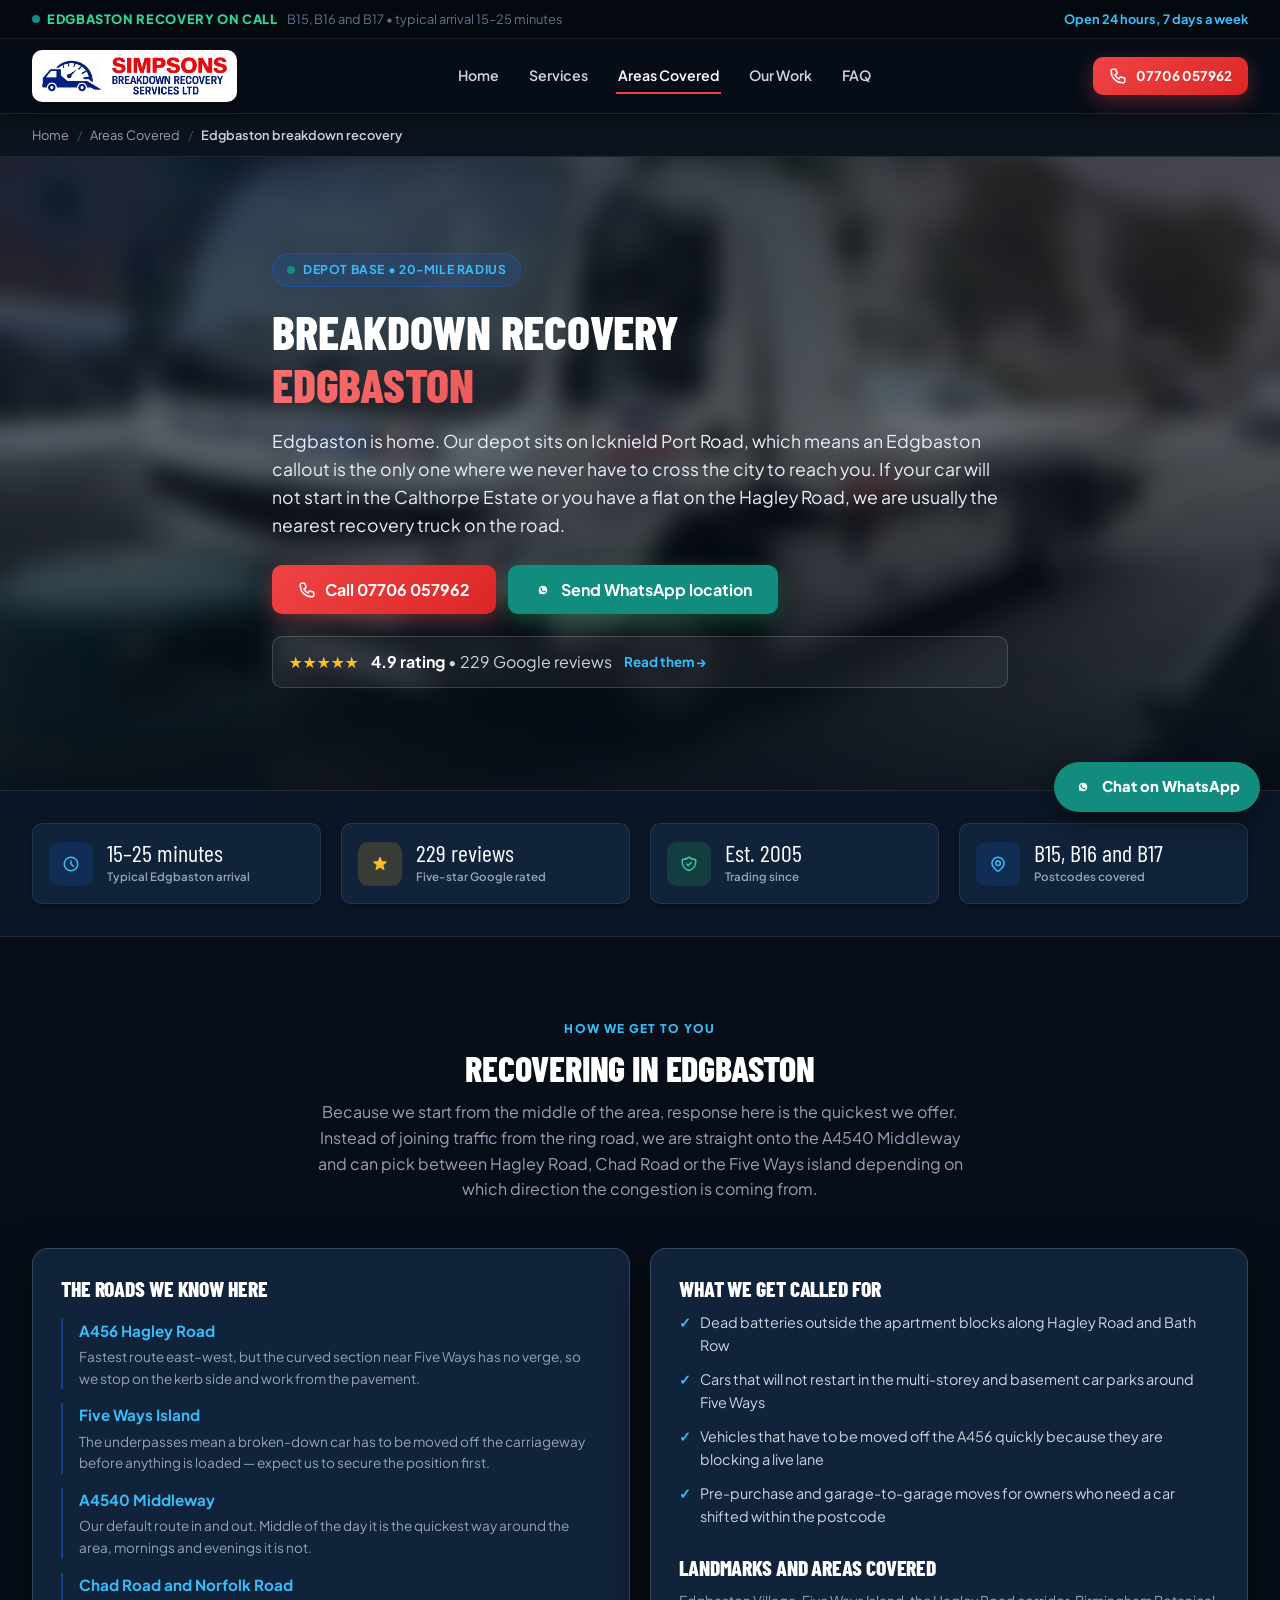
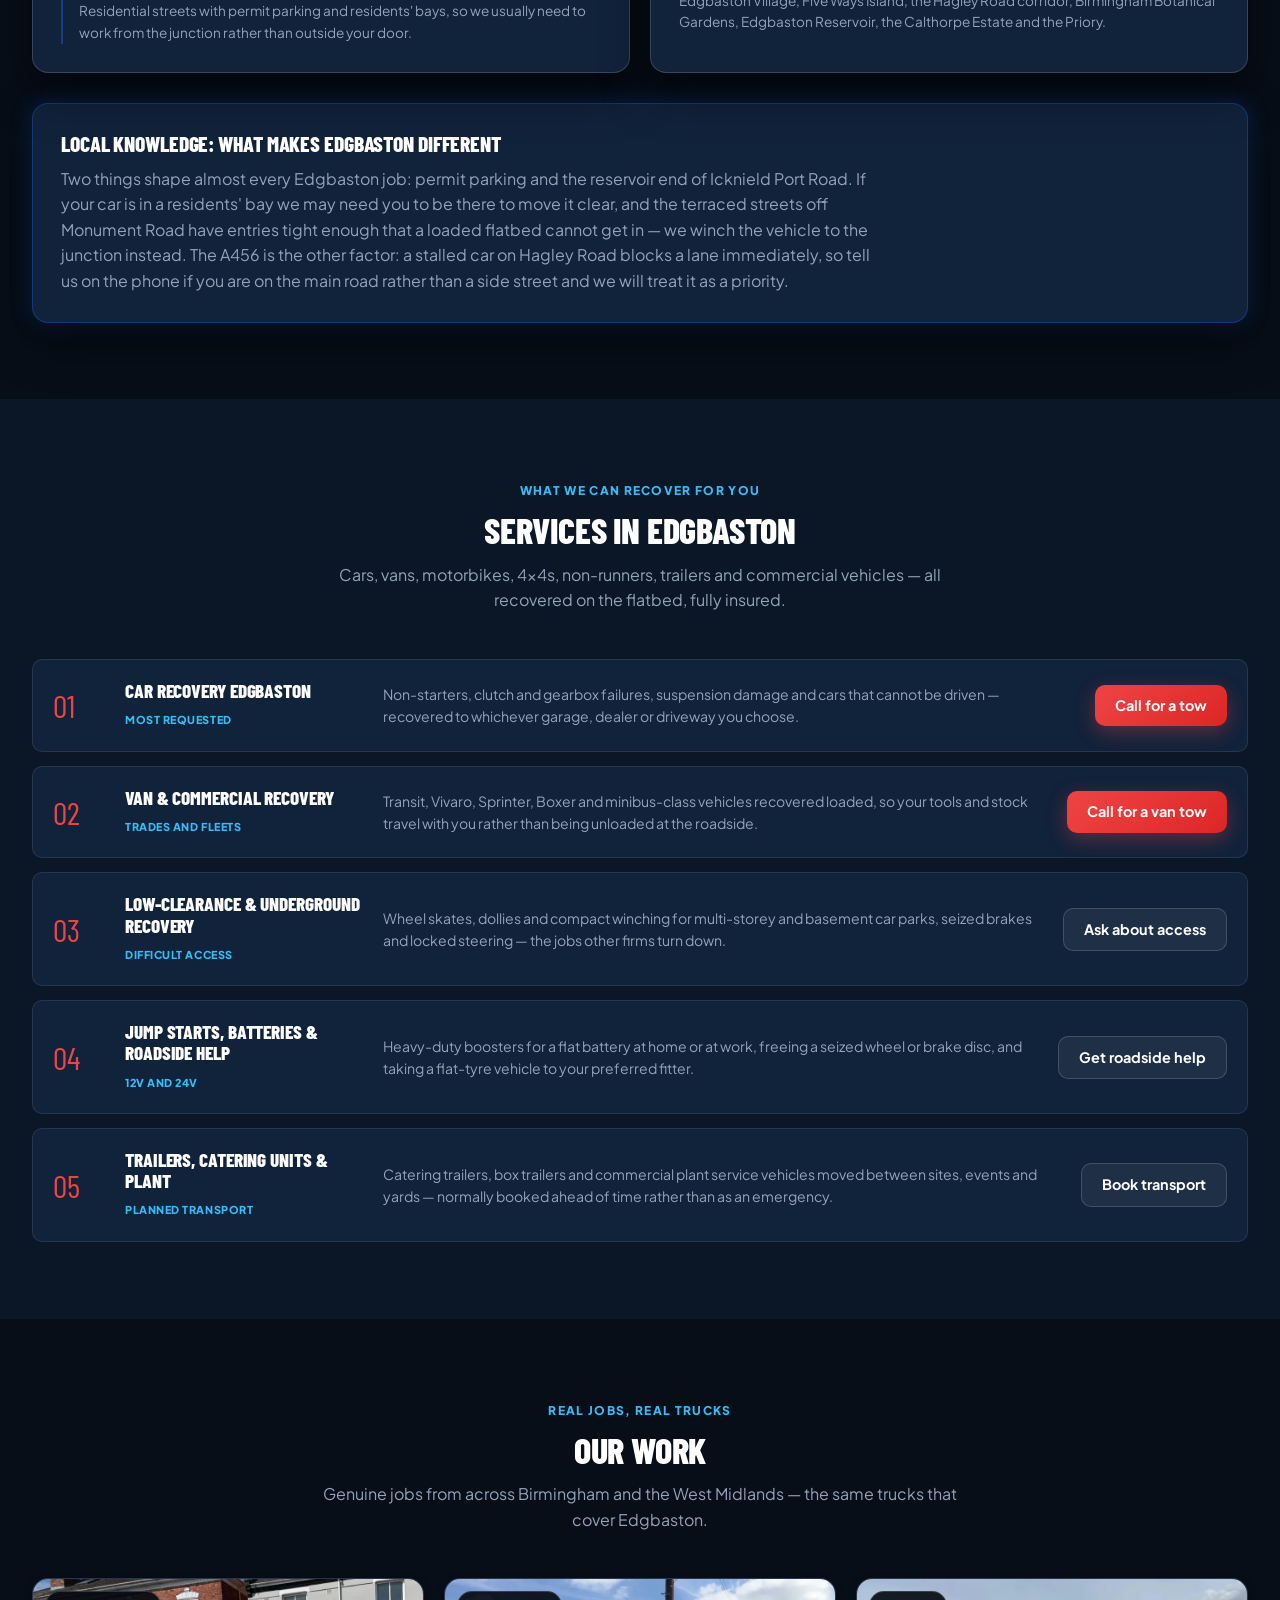
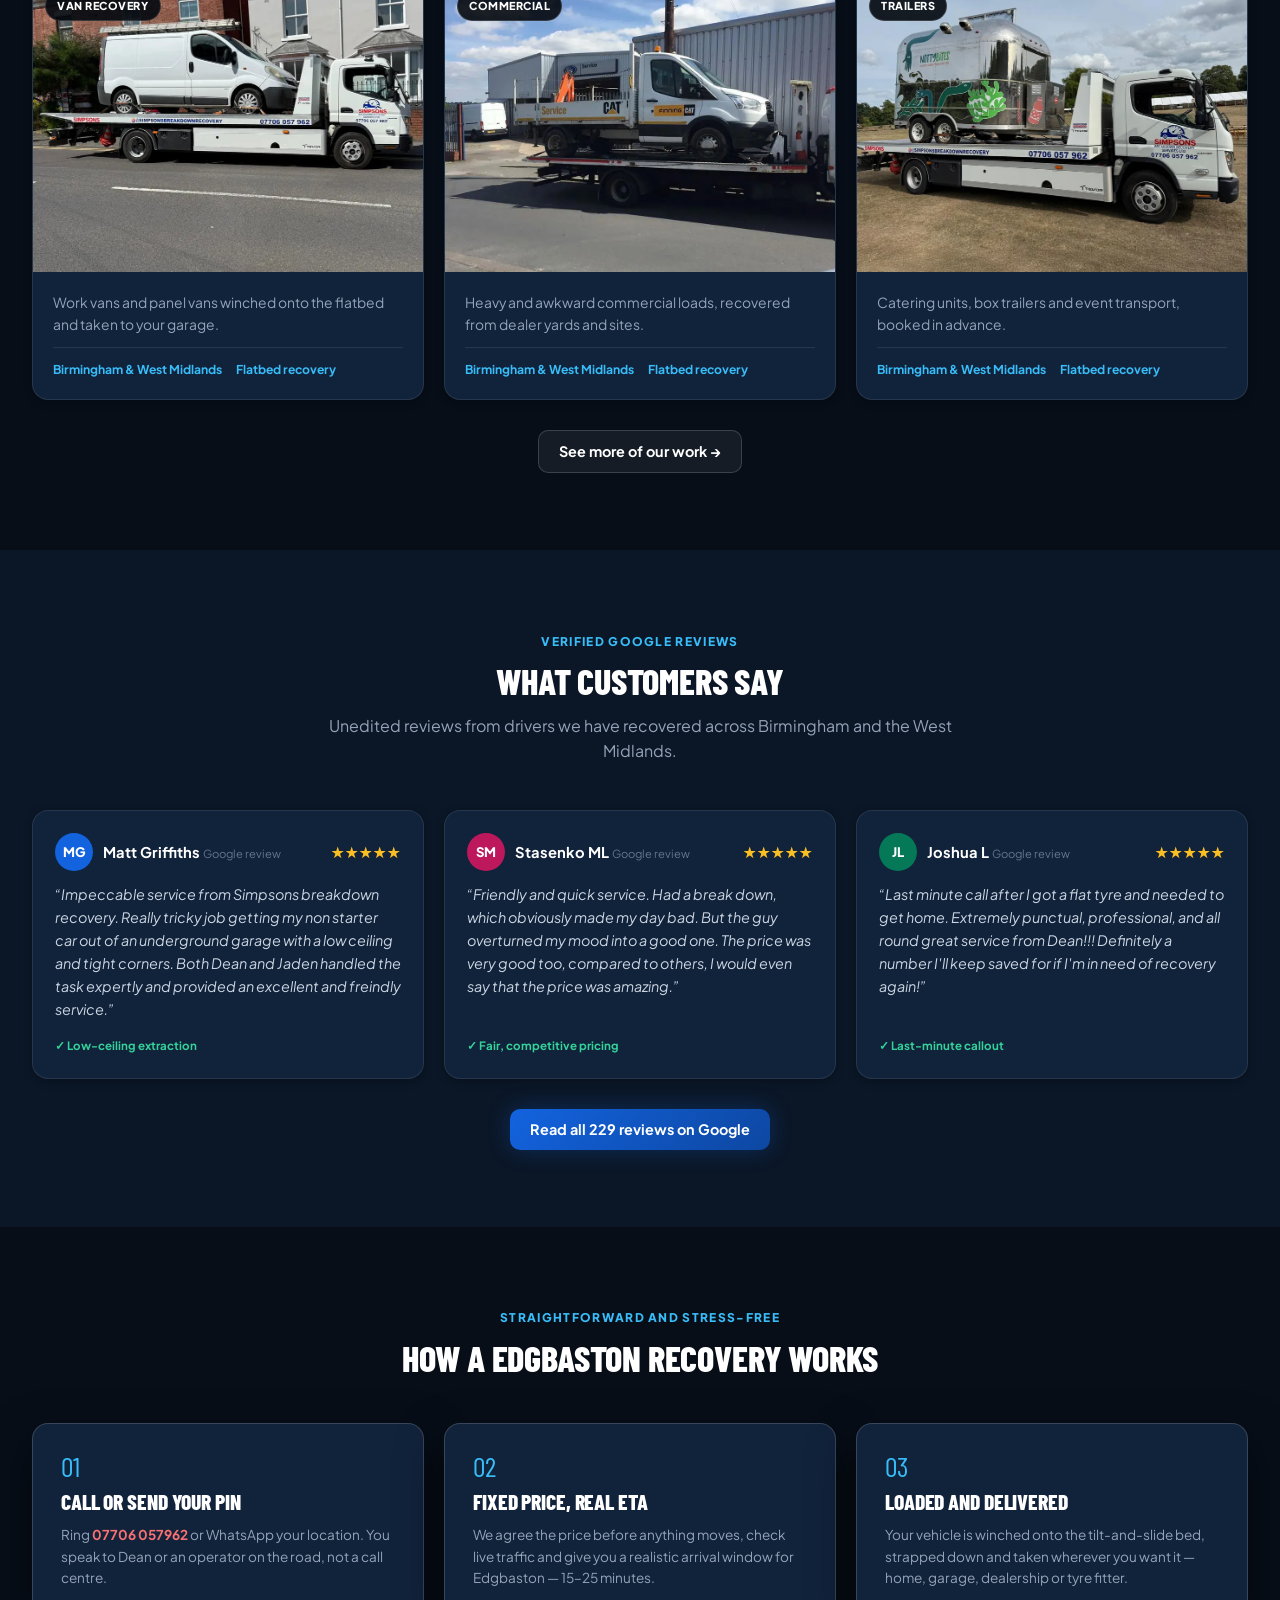
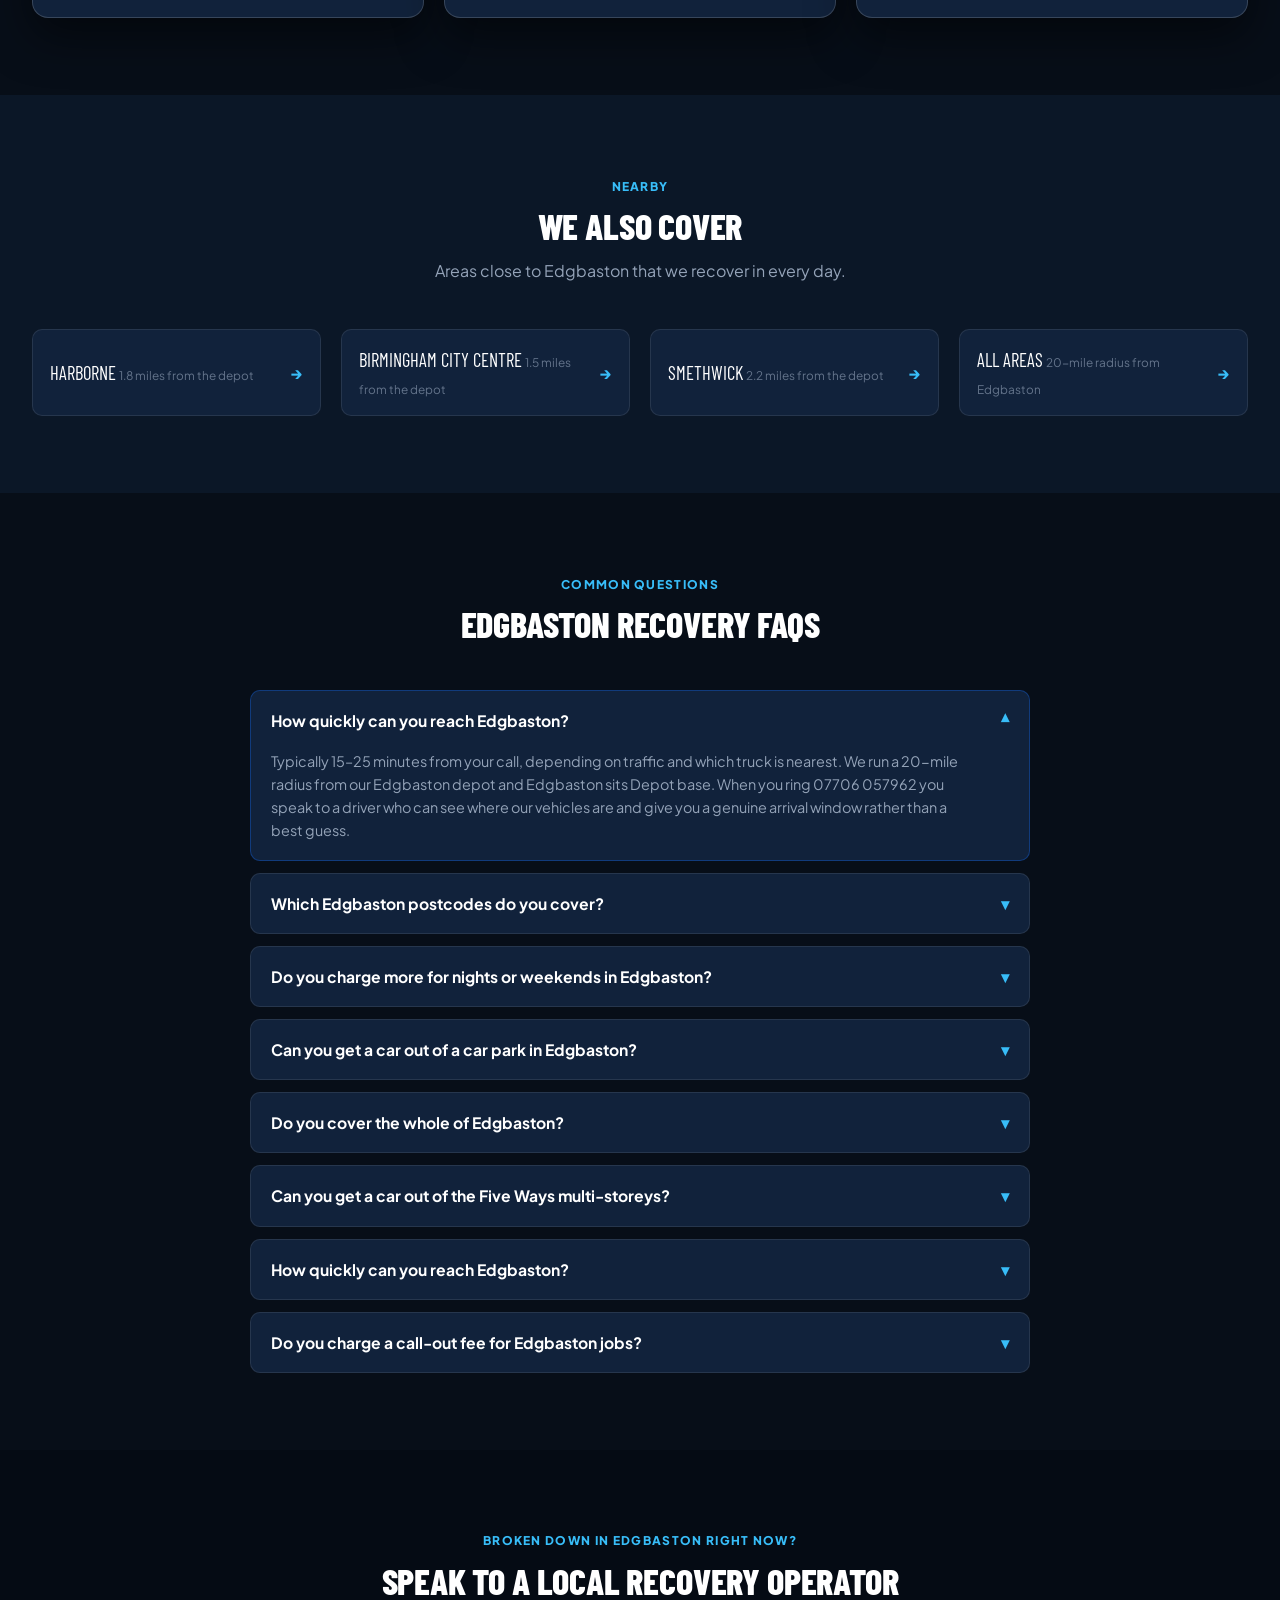
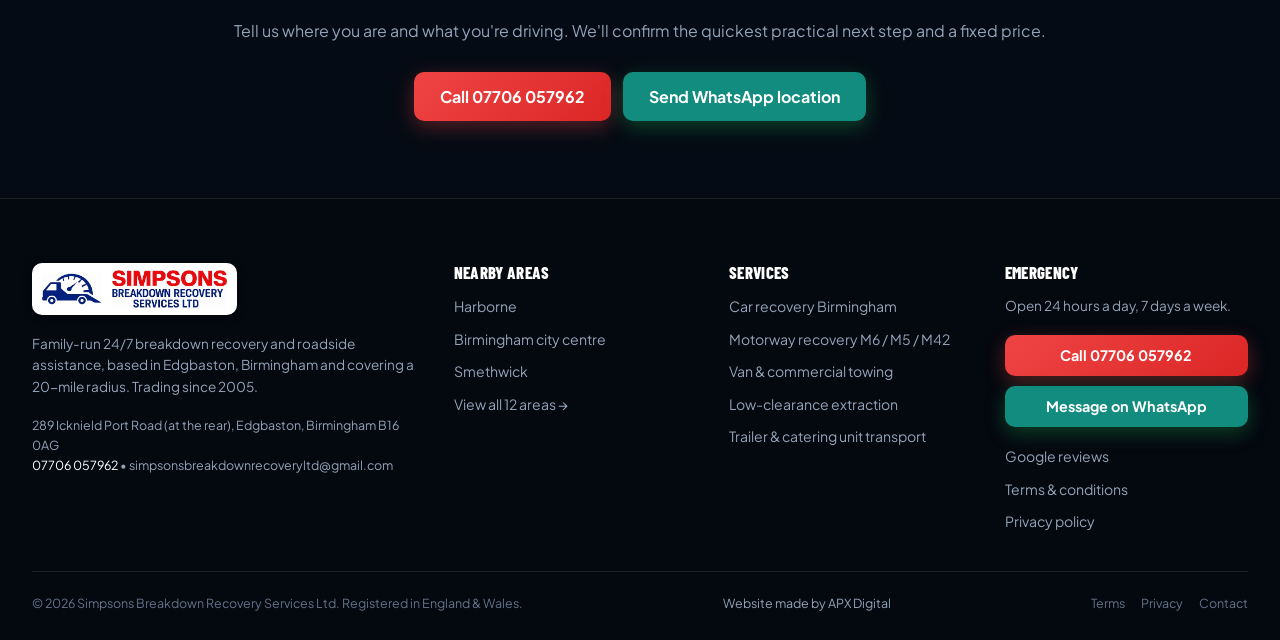
<file: areas/edgbaston-breakdown-recovery.html>
<!DOCTYPE html>
<html lang="en-GB">
<head>
  <meta charset="UTF-8">
  <meta name="viewport" content="width=device-width, initial-scale=1">
  <title>Breakdown Recovery Edgbaston | 24/7 Simpsons Recovery</title>
  <meta name="description" content="24/7 breakdown recovery in Edgbaston. Typical arrival 15–25 minutes, fixed prices and 229 five-star reviews. Call Simpsons on 07706 057962.">

  <link rel="canonical" href="https://simpsonsbreakdownrecovery.co.uk/areas/edgbaston-breakdown-recovery.html">
  <meta name="robots" content="index, follow">
  <meta name="googlebot" content="index, follow, max-image-preview:large, max-snippet:-1, max-video-preview:-1">
  <meta name="author" content="Simpsons Breakdown Recovery Services Ltd">
  <meta name="theme-color" content="#070e18">

  <!-- Geo signals -->
  <meta name="geo.region" content="GB-BIR">
  <meta name="geo.placename" content="Edgbaston, Birmingham">
  <meta name="geo.position" content="52.4844;-1.9351">
  <meta name="ICBM" content="52.4844, -1.9351">

  <!-- Open Graph -->
  <meta property="og:type" content="website">
  <meta property="og:site_name" content="Simpsons Breakdown Recovery Services Ltd">
  <meta property="og:locale" content="en_GB">
  <meta property="og:title" content="Breakdown Recovery Edgbaston | 24/7 Simpsons Recovery">
  <meta property="og:description" content="24/7 breakdown recovery in Edgbaston. Typical arrival 15–25 minutes, fixed prices and 229 five-star reviews. Call Simpsons on 07706 057962.">
  <meta property="og:url" content="https://simpsonsbreakdownrecovery.co.uk/areas/edgbaston-breakdown-recovery.html">
  <meta property="og:image" content="https://simpsonsbreakdownrecovery.co.uk/images/og-image.jpg">
  <meta property="og:image:width" content="1200">
  <meta property="og:image:height" content="630">
  <meta property="og:image:alt" content="Simpsons Breakdown Recovery Services Ltd — 24/7 breakdown recovery in Birmingham">

  <!-- Twitter / X -->
  <meta name="twitter:card" content="summary_large_image">
  <meta name="twitter:title" content="Breakdown Recovery Edgbaston | 24/7 Simpsons Recovery">
  <meta name="twitter:description" content="24/7 breakdown recovery in Edgbaston. Typical arrival 15–25 minutes, fixed prices and 229 five-star reviews. Call Simpsons on 07706 057962.">
  <meta name="twitter:image" content="https://simpsonsbreakdownrecovery.co.uk/images/og-image.jpg">
  <meta name="twitter:image:alt" content="Simpsons Breakdown Recovery Services Ltd — 24/7 breakdown recovery in Birmingham">

  <link rel="icon" href="../images/icon-32.png" sizes="32x32" type="image/png">
  <link rel="icon" href="../images/icon-512.png" sizes="512x512" type="image/png">
  <link rel="apple-touch-icon" href="../images/icon-180.png">
  <link rel="preload" as="image" href="../images/logo.webp">
  <link rel="preconnect" href="https://fonts.googleapis.com">
  <link rel="preconnect" href="https://fonts.gstatic.com" crossorigin>
  <link href="https://fonts.googleapis.com/css2?family=Barlow+Condensed:wght@700;800;900&family=Plus+Jakarta+Sans:wght@400;500;600;700;800&display=swap" rel="stylesheet">
  <link rel="stylesheet" href="../css/style.css">

  <!-- Google tag (gtag.js) — GA4 G-FZKR7KYQ15 -->
  <script async src="https://www.googletagmanager.com/gtag/js?id=G-FZKR7KYQ15"></script>
  <script>
    window.dataLayer = window.dataLayer || [];
    function gtag(){dataLayer.push(arguments);}
    gtag('js', new Date());

    gtag('config', 'G-FZKR7KYQ15');
  </script>

  <script type="application/ld+json">
{
  "@context": "https://schema.org",
  "@graph": [
    {
      "@type": [
        "AutoRepair",
        "EmergencyService"
      ],
      "@id": "https://simpsonsbreakdownrecovery.co.uk/areas/edgbaston-breakdown-recovery.html#business",
      "name": "Simpsons Breakdown Recovery Services Ltd — Edgbaston",
      "legalName": "Simpsons Breakdown Recovery Services Ltd",
      "url": "https://simpsonsbreakdownrecovery.co.uk/areas/edgbaston-breakdown-recovery.html",
      "telephone": "+447706057962",
      "email": "simpsonsbreakdownrecoveryltd@gmail.com",
      "priceRange": "££",
      "currenciesAccepted": "GBP",
      "paymentAccepted": "Cash, Bank transfer, Card",
      "image": "https://simpsonsbreakdownrecovery.co.uk/images/work-van-recovery.webp",
      "logo": {
        "@type": "ImageObject",
        "url": "https://simpsonsbreakdownrecovery.co.uk/images/logo.webp",
        "width": 661,
        "height": 143
      },
      "foundingDate": "2005",
      "description": "Family-run 24/7 breakdown recovery, vehicle towing and roadside assistance covering Birmingham and the West Midlands within a 20-mile radius of the Edgbaston depot. Cars, vans, motorbikes, 4x4s, non-runners and trailers.",
      "address": {
        "@type": "PostalAddress",
        "streetAddress": "289 Icknield Port Road, At the rear",
        "addressLocality": "Edgbaston, Birmingham",
        "addressRegion": "West Midlands",
        "postalCode": "B16 0AG",
        "addressCountry": "GB"
      },
      "geo": {
        "@type": "GeoCoordinates",
        "latitude": "52.4844",
        "longitude": "-1.9351"
      },
      "hasMap": "https://maps.google.com/?cid=7538252664488705060",
      "openingHoursSpecification": [
        {
          "@type": "OpeningHoursSpecification",
          "dayOfWeek": [
            "Monday",
            "Tuesday",
            "Wednesday",
            "Thursday",
            "Friday",
            "Saturday",
            "Sunday"
          ],
          "opens": "00:00",
          "closes": "23:59"
        }
      ],
      "areaServed": {
        "@type": "AdministrativeArea",
        "name": "Edgbaston"
      },
      "aggregateRating": {
        "@type": "AggregateRating",
        "ratingValue": "4.9",
        "reviewCount": "229",
        "bestRating": "5",
        "worstRating": "1"
      },
      "sameAs": [
        "https://x.com/SRecoveryl15565",
        "https://maps.google.com/?cid=7538252664488705060"
      ],
      "hasOfferCatalog": {
        "@type": "OfferCatalog",
        "name": "Breakdown recovery and vehicle transport services",
        "itemListElement": [
          {
            "@type": "Offer",
            "itemOffered": {
              "@type": "Service",
              "name": "Car recovery Birmingham",
              "description": "24/7 car recovery and towing for non-starters, clutch and gearbox failures, suspension damage and accident damage.",
              "areaServed": {
                "@type": "City",
                "name": "Birmingham"
              }
            }
          },
          {
            "@type": "Offer",
            "itemOffered": {
              "@type": "Service",
              "name": "Motorway recovery",
              "description": "Priority recovery from hard shoulders and emergency refuge areas on the M6, M5 and M42 and the A38(M).",
              "areaServed": {
                "@type": "City",
                "name": "Birmingham"
              }
            }
          },
          {
            "@type": "Offer",
            "itemOffered": {
              "@type": "Service",
              "name": "Van and commercial vehicle recovery",
              "description": "Loaded vans, minibuses and light commercial vehicles recovered with the load on board.",
              "areaServed": {
                "@type": "City",
                "name": "Birmingham"
              }
            }
          },
          {
            "@type": "Offer",
            "itemOffered": {
              "@type": "Service",
              "name": "Low-clearance and underground recovery",
              "description": "Wheel skates, dollies and compact winching for multi-storey and basement car parks, seized brakes and locked steering.",
              "areaServed": {
                "@type": "City",
                "name": "Birmingham"
              }
            }
          },
          {
            "@type": "Offer",
            "itemOffered": {
              "@type": "Service",
              "name": "Jump starts and flat batteries",
              "description": "12V and 24V jump starts at home, at work or at the roadside, plus flat-tyre transport.",
              "areaServed": {
                "@type": "City",
                "name": "Birmingham"
              }
            }
          },
          {
            "@type": "Offer",
            "itemOffered": {
              "@type": "Service",
              "name": "Trailer, catering unit and plant transport",
              "description": "Catering trailers, box trailers and commercial plant vehicles moved between sites and events.",
              "areaServed": {
                "@type": "City",
                "name": "Birmingham"
              }
            }
          },
          {
            "@type": "Offer",
            "itemOffered": {
              "@type": "Service",
              "name": "Accident and non-runner transport",
              "description": "Scene clearance, documented transport for insurance claims and movement of non-runners between garages.",
              "areaServed": {
                "@type": "City",
                "name": "Birmingham"
              }
            }
          }
        ]
      }
    },
    {
      "@type": "WebSite",
      "@id": "https://simpsonsbreakdownrecovery.co.uk/#website",
      "url": "https://simpsonsbreakdownrecovery.co.uk",
      "name": "Simpsons Breakdown Recovery Services Ltd",
      "inLanguage": "en-GB",
      "publisher": {
        "@id": "https://simpsonsbreakdownrecovery.co.uk/#business"
      }
    },
    {
      "@type": "WebPage",
      "@id": "https://simpsonsbreakdownrecovery.co.uk/areas/edgbaston-breakdown-recovery.html#webpage",
      "url": "https://simpsonsbreakdownrecovery.co.uk/areas/edgbaston-breakdown-recovery.html",
      "name": "Breakdown Recovery Edgbaston | 24/7 Simpsons Recovery",
      "description": "24/7 breakdown recovery in Edgbaston. Typical arrival 15–25 minutes, fixed prices and 229 five-star reviews. Call Simpsons on 07706 057962.",
      "isPartOf": {
        "@id": "https://simpsonsbreakdownrecovery.co.uk/#website"
      },
      "about": {
        "@id": "https://simpsonsbreakdownrecovery.co.uk/#business"
      },
      "inLanguage": "en-GB"
    },
    {
      "@type": "BreadcrumbList",
      "@id": "https://simpsonsbreakdownrecovery.co.uk/areas/edgbaston-breakdown-recovery.html#breadcrumb",
      "itemListElement": [
        {
          "@type": "ListItem",
          "position": 1,
          "name": "Home",
          "item": "https://simpsonsbreakdownrecovery.co.uk/"
        },
        {
          "@type": "ListItem",
          "position": 2,
          "name": "Areas Covered",
          "item": "https://simpsonsbreakdownrecovery.co.uk/#areas"
        },
        {
          "@type": "ListItem",
          "position": 3,
          "name": "Edgbaston breakdown recovery"
        }
      ]
    },
    {
      "@type": "FAQPage",
      "@id": "https://simpsonsbreakdownrecovery.co.uk/areas/edgbaston-breakdown-recovery.html#faq",
      "mainEntity": [
        {
          "@type": "Question",
          "name": "How quickly can you reach Edgbaston?",
          "acceptedAnswer": {
            "@type": "Answer",
            "text": "Typically 15–25 minutes from your call, depending on traffic and which truck is nearest. We run a 20-mile radius from our Edgbaston depot and Edgbaston sits Depot base. When you ring 07706 057962 you speak to a driver who can see where our vehicles are and give you a genuine arrival window rather than a best guess."
          }
        },
        {
          "@type": "Question",
          "name": "Which Edgbaston postcodes do you cover?",
          "acceptedAnswer": {
            "@type": "Answer",
            "text": "We cover B15, B16 and B17, along with the surrounding streets and the main routes through the area — A456 Hagley Road, Icknield Port Road, A4540 Middleway and Chad Road. If you are just outside these postcodes, call with your location and we will tell you straight away whether we can get to you."
          }
        },
        {
          "@type": "Question",
          "name": "Do you charge more for nights or weekends in Edgbaston?",
          "acceptedAnswer": {
            "@type": "Answer",
            "text": "No. We quote a fixed price before the truck is dispatched, whatever the hour. There is no after-hours loading added later, no hidden mileage surcharge, and no charge for getting a price from us."
          }
        },
        {
          "@type": "Question",
          "name": "Can you get a car out of a car park in Edgbaston?",
          "acceptedAnswer": {
            "@type": "Answer",
            "text": "Yes. Multi-storey and basement car parks are one of our specialities. We carry low-profile wheel skates, dollies and compact winching equipment, so a vehicle that will not start or will not roll can be moved out without damage to the bodywork, the wheels or the building."
          }
        },
        {
          "@type": "Question",
          "name": "Do you cover the whole of Edgbaston?",
          "acceptedAnswer": {
            "@type": "Answer",
            "text": "Yes — both the B15 and B16 sides, including Edgbaston Village, the Calthorpe Estate, Five Ways, Chad Valley and the roads around the reservoir. If you are on a private estate road, tell us which one when you call so we can plan where to position the truck."
          }
        },
        {
          "@type": "Question",
          "name": "Can you get a car out of the Five Ways multi-storeys?",
          "acceptedAnswer": {
            "@type": "Answer",
            "text": "Yes, and it is one of the most common things we get asked to do here. We carry low-profile skates and dollies for exactly this, so a car that will not start can be moved out of a tight bay without scraping the ramp or the pillars."
          }
        },
        {
          "@type": "Question",
          "name": "How quickly can you reach Edgbaston?",
          "acceptedAnswer": {
            "@type": "Answer",
            "text": "Usually 15 to 25 minutes, because the depot is in the area. If we are already out on another job we will tell you honestly where the nearest truck is rather than give you a time we cannot keep."
          }
        },
        {
          "@type": "Question",
          "name": "Do you charge a call-out fee for Edgbaston jobs?",
          "acceptedAnswer": {
            "@type": "Answer",
            "text": "We quote a fixed price before the truck moves. There is no separate call-out charge added on top, and no surcharge for evenings or weekends."
          }
        }
      ]
    }
  ]
}
  </script>
</head>
<body>

<a class="skip-link" href="#main">Skip to content</a>

<div class="ticker">
  <div class="shell ticker__inner">
    <div class="ticker__left">
      <span class="ticker__live"><span class="dot"></span> Edgbaston recovery on call</span>
      <span class="ticker__detail">B15, B16 and B17 &bull; typical arrival 15–25 minutes</span>
    </div>
    <span class="ticker__note">Open 24 hours, 7 days a week</span>
  </div>
</div>

<header class="site-header">
  <div class="shell site-header__inner">

    <a href="../index.html" class="brand" aria-label="Simpsons Breakdown Recovery Services Ltd — home">
      <span class="brand__plate">
        <img class="brand__logo" src="../images/logo.webp" width="661" height="143" alt="Simpsons Breakdown Recovery Services Ltd" fetchpriority="high" decoding="async">
      </span>
    </a>

    <nav class="nav" aria-label="Main">
      <a href="../index.html">Home</a>
      <a href="../index.html#services">Services</a>
      <a href="../index.html#areas" class="is-active">Areas Covered</a>
      <a href="../index.html#work">Our Work</a>
      <a href="../index.html#faq">FAQ</a>
    </nav>

    <div class="header-actions">
      <a href="tel:07706057962" class="btn btn--red btn--sm">
        <svg class="icon" fill="none" stroke="currentColor" viewBox="0 0 24 24" aria-hidden="true"><path stroke-linecap="round" stroke-linejoin="round" stroke-width="2" d="M3 5a2 2 0 012-2h3.28a1 1 0 01.948.684l1.498 4.493a1 1 0 01-.502 1.21l-2.257 1.13a11.042 11.042 0 005.516 5.516l1.13-2.257a1 1 0 011.21-.502l4.493 1.498a1 1 0 01.684.949V19a2 2 0 01-2 2h-1C9.716 21 3 14.284 3 6V5z"/></svg>
        <span class="nowrap">07706 057962</span>
      </a>
      <button class="menu-toggle" id="menuToggle" type="button" aria-label="Menu" aria-expanded="false" aria-controls="mobileNav">
        <span></span><span></span><span></span>
      </button>
    </div>
  </div>

  <nav class="mobile-nav" id="mobileNav" aria-label="Mobile">
    <a href="../index.html">Home</a>
    <a href="../index.html#services">Services</a>
    <a href="../index.html#areas">Areas Covered</a>
    <a href="../index.html#work">Our Work</a>
    <a href="../index.html#faq">FAQ</a>
    <div class="mobile-nav__cta">
      <a href="tel:07706057962" class="btn btn--red btn--block">Call 07706 057962</a>
    </div>
  </nav>
</header>

<main id="main">

  <nav class="breadcrumb" aria-label="Breadcrumb">
    <div class="shell breadcrumb__inner">
      <a href="../index.html">Home</a>
      <span class="breadcrumb__sep" aria-hidden="true">/</span>
      <a href="../index.html#areas">Areas Covered</a>
      <span class="breadcrumb__sep" aria-hidden="true">/</span>
      <span aria-current="page">Edgbaston breakdown recovery</span>
    </div>
  </nav>

  <section class="hero">
    <div class="hero__bg" aria-hidden="true"></div>
    <div class="hero__scrim" aria-hidden="true"></div>

    <div class="shell hero__inner">
      <span class="pill"><span class="dot"></span> Depot base &bull; 20-mile radius</span>

      <h1>Breakdown recovery <span class="hero__accent">Edgbaston</span></h1>

      <p class="lead hero__lead">Edgbaston is home. Our depot sits on Icknield Port Road, which means an Edgbaston callout is the only one where we never have to cross the city to reach you. If your car will not start in the Calthorpe Estate or you have a flat on the Hagley Road, we are usually the nearest recovery truck on the road.</p>

      <div class="hero__cta">
        <a href="tel:07706057962" class="btn btn--red btn--lg">
          <svg class="icon" fill="none" stroke="currentColor" viewBox="0 0 24 24" aria-hidden="true"><path stroke-linecap="round" stroke-linejoin="round" stroke-width="2" d="M3 5a2 2 0 012-2h3.28a1 1 0 01.948.684l1.498 4.493a1 1 0 01-.502 1.21l-2.257 1.13a11.042 11.042 0 005.516 5.516l1.13-2.257a1 1 0 011.21-.502l4.493 1.498a1 1 0 01.684.949V19a2 2 0 01-2 2h-1C9.716 21 3 14.284 3 6V5z"/></svg>
          Call 07706 057962
        </a>
        <a href="https://wa.me/447706057962?text=Hello%20Simpsons%20Recovery,%20I%20have%20broken%20down%20in%20Edgbaston.%20Here%20is%20my%20location:" target="_blank" rel="noopener" class="btn btn--green btn--lg">
          <svg class="icon" fill="currentColor" viewBox="0 0 24 24" aria-hidden="true"><path d="M12.03 6.17c-3.18 0-5.76 2.59-5.76 5.77 0 1.3.38 2.27 1.02 3.28l-.58 2.13 2.18-.57c.98.58 1.91.93 3.14.93 3.18 0 5.77-2.59 5.77-5.77 0-3.19-2.58-5.77-5.77-5.77zm3.39 8.24c-.14.4-.84.77-1.17.82-.3.05-.68.06-1.09-.07-.25-.08-.58-.19-.99-.36-1.74-.75-2.87-2.5-2.96-2.62-.09-.11-.71-.94-.71-1.79s.45-1.27.61-1.45c.16-.17.35-.22.46-.22h.33c.11 0 .25-.04.39.3.14.35.49 1.2.53 1.29.04.09.07.19.01.3-.06.12-.09.19-.17.29l-.26.3c-.09.09-.18.18-.08.36.1.17.45.74.96 1.2.66.59 1.22.77 1.4.86.17.09.27.07.37-.04.1-.12.43-.51.55-.68.12-.17.23-.14.39-.09.16.06 1.01.48 1.18.56.17.09.29.13.33.2.05.07.05.42-.1.83z"/></svg>
          Send WhatsApp location
        </a>
      </div>

      <a class="review-badge" href="https://share.google/FIO6KZSxKO3p8ohXX" target="_blank" rel="noopener">
        <span class="stars" aria-hidden="true">★★★★★</span>
        <span><strong style="color:#fff">4.9 rating</strong> &bull; 229 Google reviews</span>
        <span class="review-badge__link">Read them &rarr;</span>
      </a>
    </div>
  </section>

  <section class="metrics">
    <div class="shell grid grid-4">
      <div class="metric">
        <span class="metric__icon">
          <svg class="icon" fill="none" stroke="currentColor" viewBox="0 0 24 24" aria-hidden="true"><path stroke-linecap="round" stroke-linejoin="round" stroke-width="2" d="M12 8v4l3 3m6-3a9 9 0 11-18 0 9 9 0 0118 0z"/></svg>
        </span>
        <span>
          <span class="metric__value">15–25 minutes</span>
          <span class="metric__label">Typical Edgbaston arrival</span>
        </span>
      </div>
      <div class="metric">
        <span class="metric__icon metric__icon--amber">
          <svg class="icon" fill="currentColor" viewBox="0 0 20 20" aria-hidden="true"><path d="M9.05 2.93c.3-.92 1.6-.92 1.9 0l1.07 3.29a1 1 0 00.95.69h3.46c.97 0 1.37 1.24.59 1.81l-2.8 2.03a1 1 0 00-.36 1.12l1.07 3.29c.3.92-.76 1.69-1.54 1.12l-2.8-2.03a1 1 0 00-1.18 0l-2.8 2.03c-.78.57-1.84-.2-1.54-1.12l1.07-3.29a1 1 0 00-.36-1.12L2.98 8.72c-.78-.57-.38-1.81.59-1.81h3.46a1 1 0 00.95-.69l1.07-3.29z"/></svg>
        </span>
        <span>
          <span class="metric__value">229 reviews</span>
          <span class="metric__label">Five-star Google rated</span>
        </span>
      </div>
      <div class="metric">
        <span class="metric__icon metric__icon--green">
          <svg class="icon" fill="none" stroke="currentColor" viewBox="0 0 24 24" aria-hidden="true"><path stroke-linecap="round" stroke-linejoin="round" stroke-width="2" d="M9 12l2 2 4-4m5.6-4A12 12 0 0112 2.9 12 12 0 013.4 6 12 12 0 003 9c0 5.6 3.8 10.3 9 11.6 5.2-1.3 9-6 9-11.6 0-1-.1-2-.4-3z"/></svg>
        </span>
        <span>
          <span class="metric__value">Est. 2005</span>
          <span class="metric__label">Trading since</span>
        </span>
      </div>
      <div class="metric">
        <span class="metric__icon">
          <svg class="icon" fill="none" stroke="currentColor" viewBox="0 0 24 24" aria-hidden="true"><path stroke-linecap="round" stroke-linejoin="round" stroke-width="2" d="M17.7 16.7L13.4 20.9a2 2 0 01-2.8 0l-4.3-4.2a8 8 0 1111.4 0z"/><path stroke-linecap="round" stroke-linejoin="round" stroke-width="2" d="M15 11a3 3 0 11-6 0 3 3 0 016 0z"/></svg>
        </span>
        <span>
          <span class="metric__value">B15, B16 and B17</span>
          <span class="metric__label">Postcodes covered</span>
        </span>
      </div>
    </div>
  </section>

  <section class="section">
    <div class="shell">
      <div class="section-head">
        <span class="eyebrow">How we get to you</span>
        <h2>Recovering in Edgbaston</h2>
        <p class="muted">Because we start from the middle of the area, response here is the quickest we offer. Instead of joining traffic from the ring road, we are straight onto the A4540 Middleway and can pick between Hagley Road, Chad Road or the Five Ways island depending on which direction the congestion is coming from.</p>
      </div>

      <div class="grid grid-2">
        <article class="panel">
          <h3 class="mb-md">The roads we know here</h3>
          <ul class="route-list">
          <li>
            <strong class="text-cyan">A456 Hagley Road</strong>
            <span class="muted small">Fastest route east–west, but the curved section near Five Ways has no verge, so we stop on the kerb side and work from the pavement.</span>
          </li>
          <li>
            <strong class="text-cyan">Five Ways Island</strong>
            <span class="muted small">The underpasses mean a broken-down car has to be moved off the carriageway before anything is loaded — expect us to secure the position first.</span>
          </li>
          <li>
            <strong class="text-cyan">A4540 Middleway</strong>
            <span class="muted small">Our default route in and out. Middle of the day it is the quickest way around the area, mornings and evenings it is not.</span>
          </li>
          <li>
            <strong class="text-cyan">Chad Road and Norfolk Road</strong>
            <span class="muted small">Residential streets with permit parking and residents' bays, so we usually need to work from the junction rather than outside your door.</span>
          </li>
          </ul>
        </article>

        <article class="panel">
          <h3 class="mb-sm">What we get called for</h3>
          <ul class="check-list mb-lg">
            <li>Dead batteries outside the apartment blocks along Hagley Road and Bath Row</li>
            <li>Cars that will not restart in the multi-storey and basement car parks around Five Ways</li>
            <li>Vehicles that have to be moved off the A456 quickly because they are blocking a live lane</li>
            <li>Pre-purchase and garage-to-garage moves for owners who need a car shifted within the postcode</li>
          </ul>
          <h3 class="mb-sm">Landmarks and areas covered</h3>
          <p class="muted small mb-0">Edgbaston Village, Five Ways Island, the Hagley Road corridor, Birmingham Botanical Gardens, Edgbaston Reservoir, the Calthorpe Estate and the Priory.</p>
        </article>
      </div>

      <div class="panel panel--glow mt-lg">
        <h3 class="mb-sm">Local knowledge: what makes Edgbaston different</h3>
        <p class="muted mb-0">Two things shape almost every Edgbaston job: permit parking and the reservoir end of Icknield Port Road. If your car is in a residents' bay we may need you to be there to move it clear, and the terraced streets off Monument Road have entries tight enough that a loaded flatbed cannot get in — we winch the vehicle to the junction instead. The A456 is the other factor: a stalled car on Hagley Road blocks a lane immediately, so tell us on the phone if you are on the main road rather than a side street and we will treat it as a priority.</p>
      </div>
    </div>
  </section>

  <section class="section section--alt">
    <div class="shell">
      <div class="section-head">
        <span class="eyebrow">What we can recover for you</span>
        <h2>Services in Edgbaston</h2>
        <p class="muted">Cars, vans, motorbikes, 4x4s, non-runners, trailers and commercial vehicles — all recovered on the flatbed, fully insured.</p>
      </div>

      <div class="stack">
        <article class="service-row">
          <div class="service-row__num">01</div>
          <div class="service-row__name">
            <h3>Car recovery Edgbaston</h3>
            <span class="service-row__tag">Most requested</span>
          </div>
          <p class="service-row__desc">Non-starters, clutch and gearbox failures, suspension damage and cars that cannot be driven — recovered to whichever garage, dealer or driveway you choose.</p>
          <div class="service-row__cta"><a href="tel:07706057962" class="btn btn--red">Call for a tow</a></div>
        </article>

        <article class="service-row">
          <div class="service-row__num">02</div>
          <div class="service-row__name">
            <h3>Van &amp; commercial recovery</h3>
            <span class="service-row__tag">Trades and fleets</span>
          </div>
          <p class="service-row__desc">Transit, Vivaro, Sprinter, Boxer and minibus-class vehicles recovered loaded, so your tools and stock travel with you rather than being unloaded at the roadside.</p>
          <div class="service-row__cta"><a href="tel:07706057962" class="btn btn--red">Call for a van tow</a></div>
        </article>

        <article class="service-row">
          <div class="service-row__num">03</div>
          <div class="service-row__name">
            <h3>Low-clearance &amp; underground recovery</h3>
            <span class="service-row__tag">Difficult access</span>
          </div>
          <p class="service-row__desc">Wheel skates, dollies and compact winching for multi-storey and basement car parks, seized brakes and locked steering — the jobs other firms turn down.</p>
          <div class="service-row__cta"><a href="../index.html#contact" class="btn btn--ghost">Ask about access</a></div>
        </article>

        <article class="service-row">
          <div class="service-row__num">04</div>
          <div class="service-row__name">
            <h3>Jump starts, batteries &amp; roadside help</h3>
            <span class="service-row__tag">12V and 24V</span>
          </div>
          <p class="service-row__desc">Heavy-duty boosters for a flat battery at home or at work, freeing a seized wheel or brake disc, and taking a flat-tyre vehicle to your preferred fitter.</p>
          <div class="service-row__cta"><a href="tel:07706057962" class="btn btn--ghost">Get roadside help</a></div>
        </article>

        <article class="service-row">
          <div class="service-row__num">05</div>
          <div class="service-row__name">
            <h3>Trailers, catering units &amp; plant</h3>
            <span class="service-row__tag">Planned transport</span>
          </div>
          <p class="service-row__desc">Catering trailers, box trailers and commercial plant service vehicles moved between sites, events and yards — normally booked ahead of time rather than as an emergency.</p>
          <div class="service-row__cta"><a href="tel:07706057962" class="btn btn--ghost">Book transport</a></div>
        </article>
      </div>
    </div>
  </section>

  <section class="section">
    <div class="shell">
      <div class="section-head">
        <span class="eyebrow">Real jobs, real trucks</span>
        <h2>Our work</h2>
        <p class="muted">Genuine jobs from across Birmingham and the West Midlands — the same trucks that cover Edgbaston.</p>
      </div>

      <div class="grid grid-3">
        <article class="work-card">
          <div class="work-card__media">
            <img src="../images/work-van-recovery.webp" width="1100" height="1100" loading="lazy" decoding="async"
                 alt="Simpsons Breakdown Recovery flatbed loading a white Renault Trafic work van in Birmingham">
            <span class="work-card__badge">Van recovery</span>
          </div>
          <div class="work-card__body">
            <p>Work vans and panel vans winched onto the flatbed and taken to your garage.</p>
            <div class="work-card__meta"><span>Birmingham &amp; West Midlands</span><span>Flatbed recovery</span></div>
          </div>
        </article>
        <article class="work-card">
          <div class="work-card__media">
            <img src="../images/work-cat-service-truck.webp" width="960" height="720" loading="lazy" decoding="async"
                 alt="Plant service truck with a mounted crane loaded on a Simpsons flatbed recovery truck">
            <span class="work-card__badge">Commercial</span>
          </div>
          <div class="work-card__body">
            <p>Heavy and awkward commercial loads, recovered from dealer yards and sites.</p>
            <div class="work-card__meta"><span>Birmingham &amp; West Midlands</span><span>Flatbed recovery</span></div>
          </div>
        </article>
        <article class="work-card">
          <div class="work-card__media">
            <img src="../images/work-trailer-load.webp" width="1100" height="1100" loading="lazy" decoding="async"
                 alt="Catering trailer loaded on a Simpsons Breakdown Recovery flatbed at a showground">
            <span class="work-card__badge">Trailers</span>
          </div>
          <div class="work-card__body">
            <p>Catering units, box trailers and event transport, booked in advance.</p>
            <div class="work-card__meta"><span>Birmingham &amp; West Midlands</span><span>Flatbed recovery</span></div>
          </div>
        </article>
      </div>

      <div class="center mt-lg">
        <a href="../index.html#work" class="btn btn--ghost">See more of our work &rarr;</a>
      </div>
    </div>
  </section>

  <section class="section section--alt">
    <div class="shell">
      <div class="section-head">
        <span class="eyebrow">Verified Google reviews</span>
        <h2>What customers say</h2>
        <p class="muted">Unedited reviews from drivers we have recovered across Birmingham and the West Midlands.</p>
      </div>

      <div class="grid grid-3">
        <article class="review">
          <div>
            <div class="review__head">
              <div class="review__who">
                <span class="avatar">MG</span>
                <span>
                  <span class="review__name">Matt Griffiths</span>
                  <span class="review__source">Google review</span>
                </span>
              </div>
              <span class="stars" aria-hidden="true">★★★★★</span>
            </div>
            <p class="review__quote">“Impeccable service from Simpsons breakdown recovery. Really tricky job getting my non starter car out of an underground garage with a low ceiling and tight corners. Both Dean and Jaden handled the task expertly and provided an excellent and freindly service.”</p>
          </div>
          <span class="review__tag">✓ Low-ceiling extraction</span>
        </article>

        <article class="review">
          <div>
            <div class="review__head">
              <div class="review__who">
                <span class="avatar" style="background:#be185d">SM</span>
                <span>
                  <span class="review__name">Stasenko ML</span>
                  <span class="review__source">Google review</span>
                </span>
              </div>
              <span class="stars" aria-hidden="true">★★★★★</span>
            </div>
            <p class="review__quote">“Friendly and quick service. Had a break down, which obviously made my day bad. But the guy overturned my mood into a good one. The price was very good too, compared to others, I would even say that the price was amazing.”</p>
          </div>
          <span class="review__tag">✓ Fair, competitive pricing</span>
        </article>

        <article class="review">
          <div>
            <div class="review__head">
              <div class="review__who">
                <span class="avatar" style="background:#047857">JL</span>
                <span>
                  <span class="review__name">Joshua L</span>
                  <span class="review__source">Google review</span>
                </span>
              </div>
              <span class="stars" aria-hidden="true">★★★★★</span>
            </div>
            <p class="review__quote">“Last minute call after I got a flat tyre and needed to get home. Extremely punctual, professional, and all round great service from Dean!!! Definitely a number I'll keep saved for if I'm in need of recovery again!”</p>
          </div>
          <span class="review__tag">✓ Last-minute callout</span>
        </article>
      </div>

      <div class="center mt-lg">
        <a href="https://share.google/FIO6KZSxKO3p8ohXX" target="_blank" rel="noopener" class="btn btn--blue">Read all 229 reviews on Google</a>
      </div>
    </div>
  </section>

  <section class="section">
    <div class="shell">
      <div class="section-head">
        <span class="eyebrow">Straightforward and stress-free</span>
        <h2>How a Edgbaston recovery works</h2>
      </div>

      <div class="grid grid-3">
        <article class="panel">
          <div class="stat__value mb-sm">01</div>
          <h3 class="mb-sm">Call or send your pin</h3>
          <p class="muted small mb-0">Ring <a href="tel:07706057962" class="text-red"><strong>07706 057962</strong></a> or WhatsApp your location. You speak to Dean or an operator on the road, not a call centre.</p>
        </article>
        <article class="panel">
          <div class="stat__value mb-sm">02</div>
          <h3 class="mb-sm">Fixed price, real ETA</h3>
          <p class="muted small mb-0">We agree the price before anything moves, check live traffic and give you a realistic arrival window for Edgbaston — 15–25 minutes.</p>
        </article>
        <article class="panel">
          <div class="stat__value mb-sm">03</div>
          <h3 class="mb-sm">Loaded and delivered</h3>
          <p class="muted small mb-0">Your vehicle is winched onto the tilt-and-slide bed, strapped down and taken wherever you want it — home, garage, dealership or tyre fitter.</p>
        </article>
      </div>
    </div>
  </section>

  <section class="section section--alt">
    <div class="shell">
      <div class="section-head">
        <span class="eyebrow">Nearby</span>
        <h2>We also cover</h2>
        <p class="muted">Areas close to Edgbaston that we recover in every day.</p>
      </div>

      <div class="grid grid-4">
        <a class="area-tile" href="harborne-breakdown-recovery.html">
          <span>
            <span class="area-tile__name">Harborne</span>
            <span class="area-tile__meta">1.8 miles from the depot</span>
          </span>
          <span class="area-tile__arrow" aria-hidden="true">&rarr;</span>
        </a>
        <a class="area-tile" href="birmingham-city-centre-breakdown-recovery.html">
          <span>
            <span class="area-tile__name">Birmingham city centre</span>
            <span class="area-tile__meta">1.5 miles from the depot</span>
          </span>
          <span class="area-tile__arrow" aria-hidden="true">&rarr;</span>
        </a>
        <a class="area-tile" href="smethwick-breakdown-recovery.html">
          <span>
            <span class="area-tile__name">Smethwick</span>
            <span class="area-tile__meta">2.2 miles from the depot</span>
          </span>
          <span class="area-tile__arrow" aria-hidden="true">&rarr;</span>
        </a>
        <a class="area-tile" href="../index.html#areas">
          <span>
            <span class="area-tile__name">All areas</span>
            <span class="area-tile__meta">20-mile radius from Edgbaston</span>
          </span>
          <span class="area-tile__arrow" aria-hidden="true">&rarr;</span>
        </a>
      </div>
    </div>
  </section>

  <section class="section">
    <div class="shell">
      <div class="section-head">
        <span class="eyebrow">Common questions</span>
        <h2>Edgbaston recovery FAQs</h2>
      </div>

      <div class="faq">
        <div class="faq__item is-open">
          <button class="faq__q" type="button">
            <span>How quickly can you reach Edgbaston?</span>
            <span class="faq__chev" aria-hidden="true">▾</span>
          </button>
          <div class="faq__a"><div><p>Typically 15–25 minutes from your call, depending on traffic and which truck is nearest. We run a 20-mile radius from our Edgbaston depot and Edgbaston sits Depot base. When you ring 07706 057962 you speak to a driver who can see where our vehicles are and give you a genuine arrival window rather than a best guess.</p></div></div>
        </div>
        <div class="faq__item">
          <button class="faq__q" type="button">
            <span>Which Edgbaston postcodes do you cover?</span>
            <span class="faq__chev" aria-hidden="true">▾</span>
          </button>
          <div class="faq__a"><div><p>We cover B15, B16 and B17, along with the surrounding streets and the main routes through the area — A456 Hagley Road, Icknield Port Road, A4540 Middleway and Chad Road. If you are just outside these postcodes, call with your location and we will tell you straight away whether we can get to you.</p></div></div>
        </div>
        <div class="faq__item">
          <button class="faq__q" type="button">
            <span>Do you charge more for nights or weekends in Edgbaston?</span>
            <span class="faq__chev" aria-hidden="true">▾</span>
          </button>
          <div class="faq__a"><div><p>No. We quote a fixed price before the truck is dispatched, whatever the hour. There is no after-hours loading added later, no hidden mileage surcharge, and no charge for getting a price from us.</p></div></div>
        </div>
        <div class="faq__item">
          <button class="faq__q" type="button">
            <span>Can you get a car out of a car park in Edgbaston?</span>
            <span class="faq__chev" aria-hidden="true">▾</span>
          </button>
          <div class="faq__a"><div><p>Yes. Multi-storey and basement car parks are one of our specialities. We carry low-profile wheel skates, dollies and compact winching equipment, so a vehicle that will not start or will not roll can be moved out without damage to the bodywork, the wheels or the building.</p></div></div>
        </div>
        <div class="faq__item">
          <button class="faq__q" type="button">
            <span>Do you cover the whole of Edgbaston?</span>
            <span class="faq__chev" aria-hidden="true">▾</span>
          </button>
          <div class="faq__a"><div><p>Yes — both the B15 and B16 sides, including Edgbaston Village, the Calthorpe Estate, Five Ways, Chad Valley and the roads around the reservoir. If you are on a private estate road, tell us which one when you call so we can plan where to position the truck.</p></div></div>
        </div>
        <div class="faq__item">
          <button class="faq__q" type="button">
            <span>Can you get a car out of the Five Ways multi-storeys?</span>
            <span class="faq__chev" aria-hidden="true">▾</span>
          </button>
          <div class="faq__a"><div><p>Yes, and it is one of the most common things we get asked to do here. We carry low-profile skates and dollies for exactly this, so a car that will not start can be moved out of a tight bay without scraping the ramp or the pillars.</p></div></div>
        </div>
        <div class="faq__item">
          <button class="faq__q" type="button">
            <span>How quickly can you reach Edgbaston?</span>
            <span class="faq__chev" aria-hidden="true">▾</span>
          </button>
          <div class="faq__a"><div><p>Usually 15 to 25 minutes, because the depot is in the area. If we are already out on another job we will tell you honestly where the nearest truck is rather than give you a time we cannot keep.</p></div></div>
        </div>
        <div class="faq__item">
          <button class="faq__q" type="button">
            <span>Do you charge a call-out fee for Edgbaston jobs?</span>
            <span class="faq__chev" aria-hidden="true">▾</span>
          </button>
          <div class="faq__a"><div><p>We quote a fixed price before the truck moves. There is no separate call-out charge added on top, and no surcharge for evenings or weekends.</p></div></div>
        </div>
      </div>
    </div>
  </section>

  <section class="section section--deep">
    <div class="shell center">
      <span class="eyebrow">Broken down in Edgbaston right now?</span>
      <h2 class="mb-md">Speak to a local recovery operator</h2>
      <p class="muted mb-lg">Tell us where you are and what you're driving. We'll confirm the quickest practical next step and a fixed price.</p>
      <div class="row" style="justify-content:center">
        <a href="tel:07706057962" class="btn btn--red btn--lg">Call 07706 057962</a>
        <a href="https://wa.me/447706057962?text=Hello%20Simpsons%20Recovery,%20I%20have%20broken%20down%20in%20Edgbaston.%20Here%20is%20my%20location:" target="_blank" rel="noopener" class="btn btn--green btn--lg">Send WhatsApp location</a>
      </div>
    </div>
  </section>

</main>

<div class="modal" id="legalModal" role="dialog" aria-modal="true" aria-hidden="true">
  <div class="modal__box">
    <button class="modal__close" type="button" data-close-legal aria-label="Close">&times;</button>
    <h3 id="legalTitle" class="mb-md">Terms &amp; conditions</h3>
    <div class="muted small">
      <h4 class="mb-sm">Terms of service</h4>
      <p class="mb-md">
        Simpsons Breakdown Recovery Services Ltd provides 24/7 vehicle recovery, towing and roadside
        assistance across Birmingham and the surrounding 20-mile radius. Prices are agreed before the
        recovery vehicle is dispatched. Customers must ensure the vehicle is accessible and that keys are
        available. Any specific hazard — locked steering, seized wheels, severe damage or restricted
        clearance — must be disclosed when booking. Once a truck has been dispatched, a call-out charge may
        apply if the job is cancelled.
      </p>
      <h4 class="mb-sm">Privacy policy</h4>
      <p class="mb-0">
        We collect only the information needed to carry out a recovery: your name, contact number, vehicle
        registration and location details. That information is used for dispatch, invoicing and our own
        records, and is never sold or passed to marketing lists. Data is held in line with UK GDPR. For any
        query or deletion request, email
        <a href="mailto:simpsonsbreakdownrecoveryltd@gmail.com" class="text-cyan">simpsonsbreakdownrecoveryltd@gmail.com</a>.
      </p>
    </div>
  </div>
</div>

<footer class="site-footer">
  <div class="shell">
    <div class="footer-grid">
      <div class="footer-col">
        <a href="../index.html" class="brand mb-md" aria-label="Simpsons Breakdown Recovery — home">
          <span class="brand__plate">
            <img class="brand__logo" src="../images/logo.webp" width="661" height="143" alt="Simpsons Breakdown Recovery Services Ltd" loading="lazy" decoding="async">
          </span>
        </a>
        <p class="muted small mb-md">
          Family-run 24/7 breakdown recovery and roadside assistance, based in Edgbaston, Birmingham and
          covering a 20-mile radius. Trading since 2005.
        </p>
        <p class="muted tiny mb-0">
          289 Icknield Port Road (at the rear), Edgbaston, Birmingham B16 0AG<br>
          <a href="tel:07706057962" style="color:#fff">07706 057962</a> &bull;
          <a href="mailto:simpsonsbreakdownrecoveryltd@gmail.com">simpsonsbreakdownrecoveryltd@gmail.com</a>
        </p>
      </div>

      <div class="footer-col">
        <h4>Nearby areas</h4>
        <ul class="footer-links">
          <li><a href="harborne-breakdown-recovery.html">Harborne</a></li>
          <li><a href="birmingham-city-centre-breakdown-recovery.html">Birmingham city centre</a></li>
          <li><a href="smethwick-breakdown-recovery.html">Smethwick</a></li>
          <li><a href="../index.html#areas">View all 12 areas &rarr;</a></li>
        </ul>
      </div>

      <div class="footer-col">
        <h4>Services</h4>
        <ul class="footer-links">
          <li><a href="../index.html#services">Car recovery Birmingham</a></li>
          <li><a href="../index.html#services">Motorway recovery M6 / M5 / M42</a></li>
          <li><a href="../index.html#services">Van &amp; commercial towing</a></li>
          <li><a href="../index.html#services">Low-clearance extraction</a></li>
          <li><a href="../index.html#services">Trailer &amp; catering unit transport</a></li>
        </ul>
      </div>

      <div class="footer-col">
        <h4>Emergency</h4>
        <p class="muted small mb-md">Open 24 hours a day, 7 days a week.</p>
        <a href="tel:07706057962" class="btn btn--red btn--block mb-sm">Call 07706 057962</a>
        <a href="https://wa.me/447706057962?text=Hello%20Simpsons%20Recovery,%20I%20need%20help%20with%20my%20vehicle." target="_blank" rel="noopener" class="btn btn--green btn--block mb-md">Message on WhatsApp</a>
        <ul class="footer-links">
          <li><a href="https://share.google/FIO6KZSxKO3p8ohXX" target="_blank" rel="noopener">Google reviews</a></li>
          <li><a href="#" data-legal="Terms &amp; conditions">Terms &amp; conditions</a></li>
          <li><a href="#" data-legal="Privacy policy">Privacy policy</a></li>
        </ul>
      </div>
    </div>

    <div class="footer-bottom">
      <span>&copy; <span id="year">2026</span> Simpsons Breakdown Recovery Services Ltd. Registered in England &amp; Wales.</span>
      <a class="footer-credit" href="https://apxdigital.io" target="_blank" rel="noopener">Website made by APX Digital</a>
      <nav aria-label="Legal">
        <a href="#" data-legal="Terms &amp; conditions">Terms</a>
        <a href="#" data-legal="Privacy policy">Privacy</a>
        <a href="../index.html#contact">Contact</a>
      </nav>
    </div>
  </div>
</footer>

<div class="dock">
  <a href="tel:07706057962" class="dock__btn btn--red">
    <svg class="icon" fill="none" stroke="currentColor" viewBox="0 0 24 24" aria-hidden="true"><path stroke-linecap="round" stroke-linejoin="round" stroke-width="2" d="M3 5a2 2 0 012-2h3.28a1 1 0 01.948.684l1.498 4.493a1 1 0 01-.502 1.21l-2.257 1.13a11.042 11.042 0 005.516 5.516l1.13-2.257a1 1 0 011.21-.502l4.493 1.498a1 1 0 01.684.949V19a2 2 0 01-2 2h-1C9.716 21 3 14.284 3 6V5z"/></svg>
    Call now
  </a>
  <a href="https://wa.me/447706057962?text=Hello%20Simpsons%20Recovery,%20I%20have%20broken%20down%20in%20Edgbaston.%20Here%20is%20my%20location:" target="_blank" rel="noopener" class="dock__btn btn--green">WhatsApp pin</a>
</div>

<a class="fab" href="https://wa.me/447706057962?text=Hello%20Simpsons%20Recovery,%20I%20need%20help%20with%20my%20vehicle." target="_blank" rel="noopener" aria-label="Chat with Simpsons Breakdown Recovery on WhatsApp">
  <svg class="icon" fill="currentColor" viewBox="0 0 24 24" aria-hidden="true"><path d="M12.03 6.17c-3.18 0-5.76 2.59-5.76 5.77 0 1.3.38 2.27 1.02 3.28l-.58 2.13 2.18-.57c.98.58 1.91.93 3.14.93 3.18 0 5.77-2.59 5.77-5.77 0-3.19-2.58-5.77-5.77-5.77zm3.39 8.24c-.14.4-.84.77-1.17.82-.3.05-.68.06-1.09-.07-.25-.08-.58-.19-.99-.36-1.74-.75-2.87-2.5-2.96-2.62-.09-.11-.71-.94-.71-1.79s.45-1.27.61-1.45c.16-.17.35-.22.46-.22h.33c.11 0 .25-.04.39.3.14.35.49 1.2.53 1.29.04.09.07.19.01.3-.06.12-.09.19-.17.29l-.26.3c-.09.09-.18.18-.08.36.1.17.45.74.96 1.2.66.59 1.22.77 1.4.86.17.09.27.07.37-.04.1-.12.43-.51.55-.68.12-.17.23-.14.39-.09.16.06 1.01.48 1.18.56.17.09.29.13.33.2.05.07.05.42-.1.83z"/></svg>
  <span class="fab__label">Chat on WhatsApp</span>
</a>

<script src="../js/main.js"></script>
<script>document.getElementById('year').textContent = new Date().getFullYear();</script>
</body>
</html>
</file>
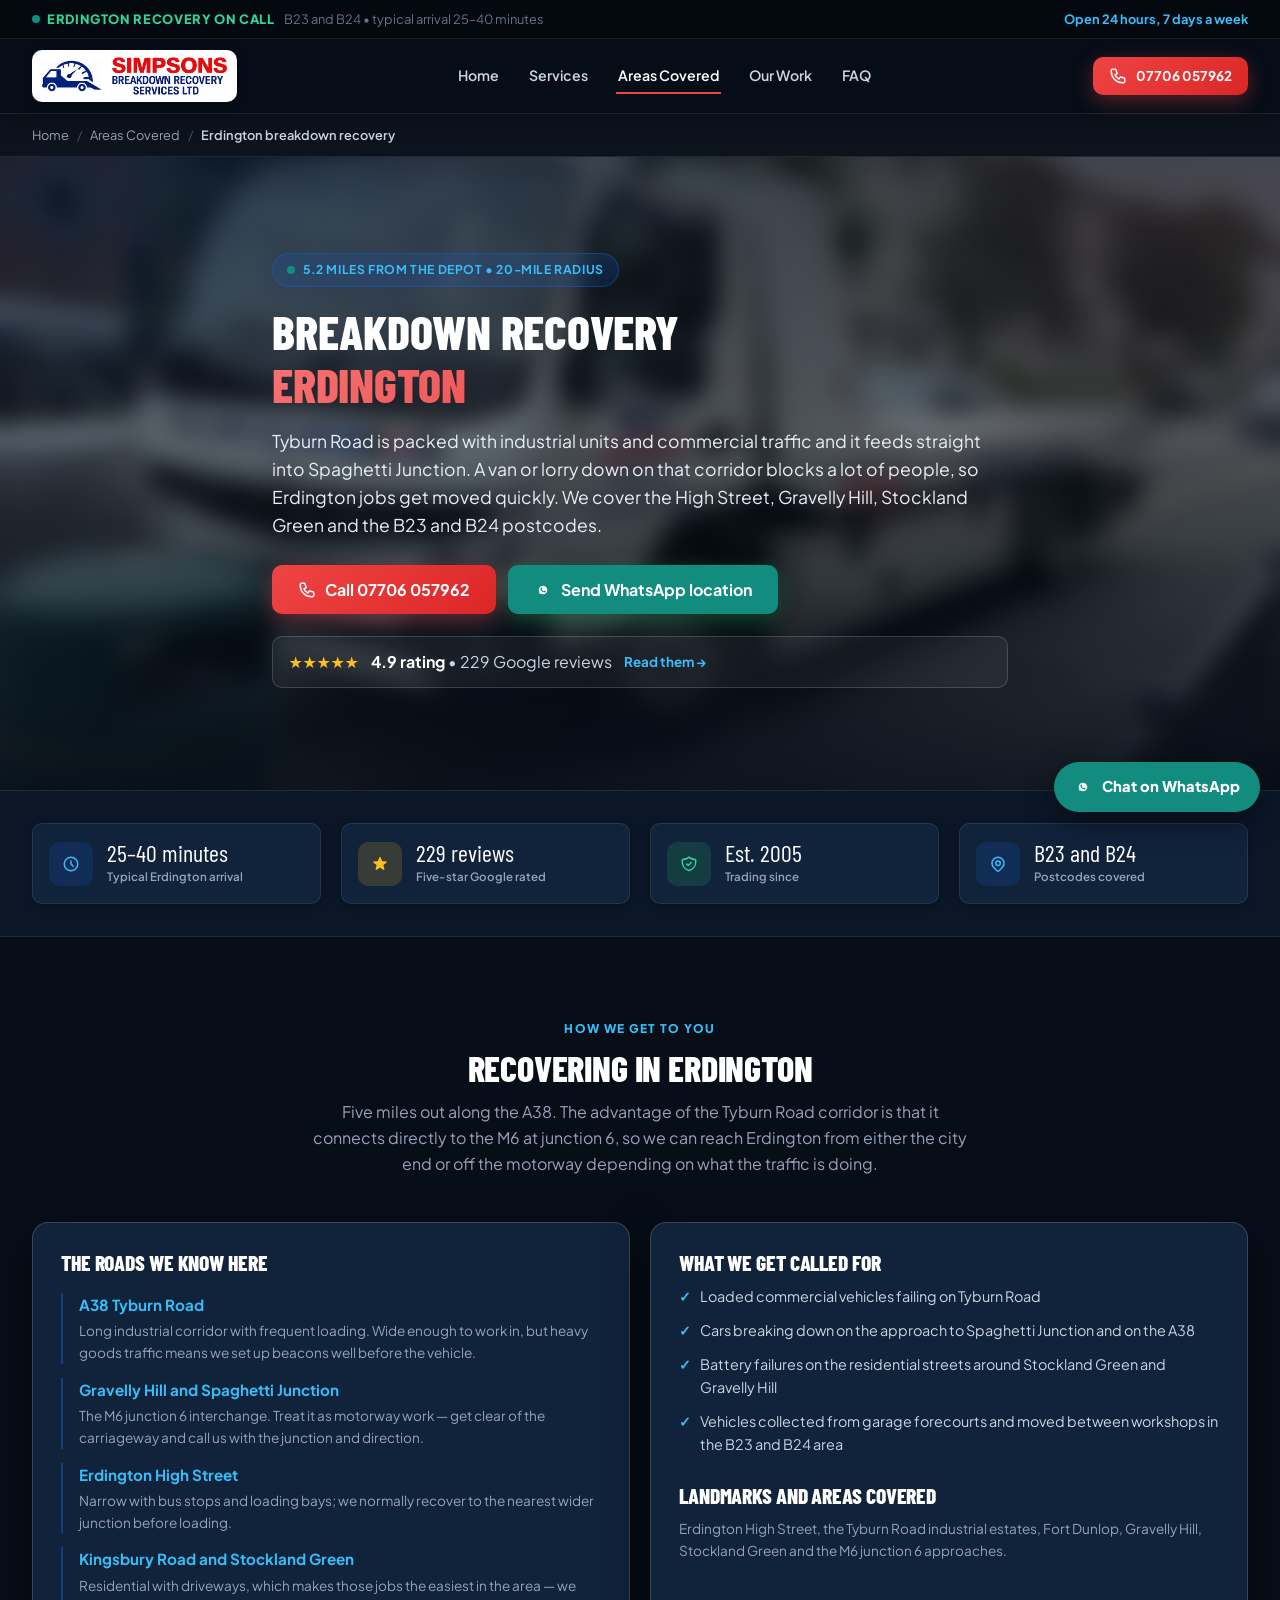
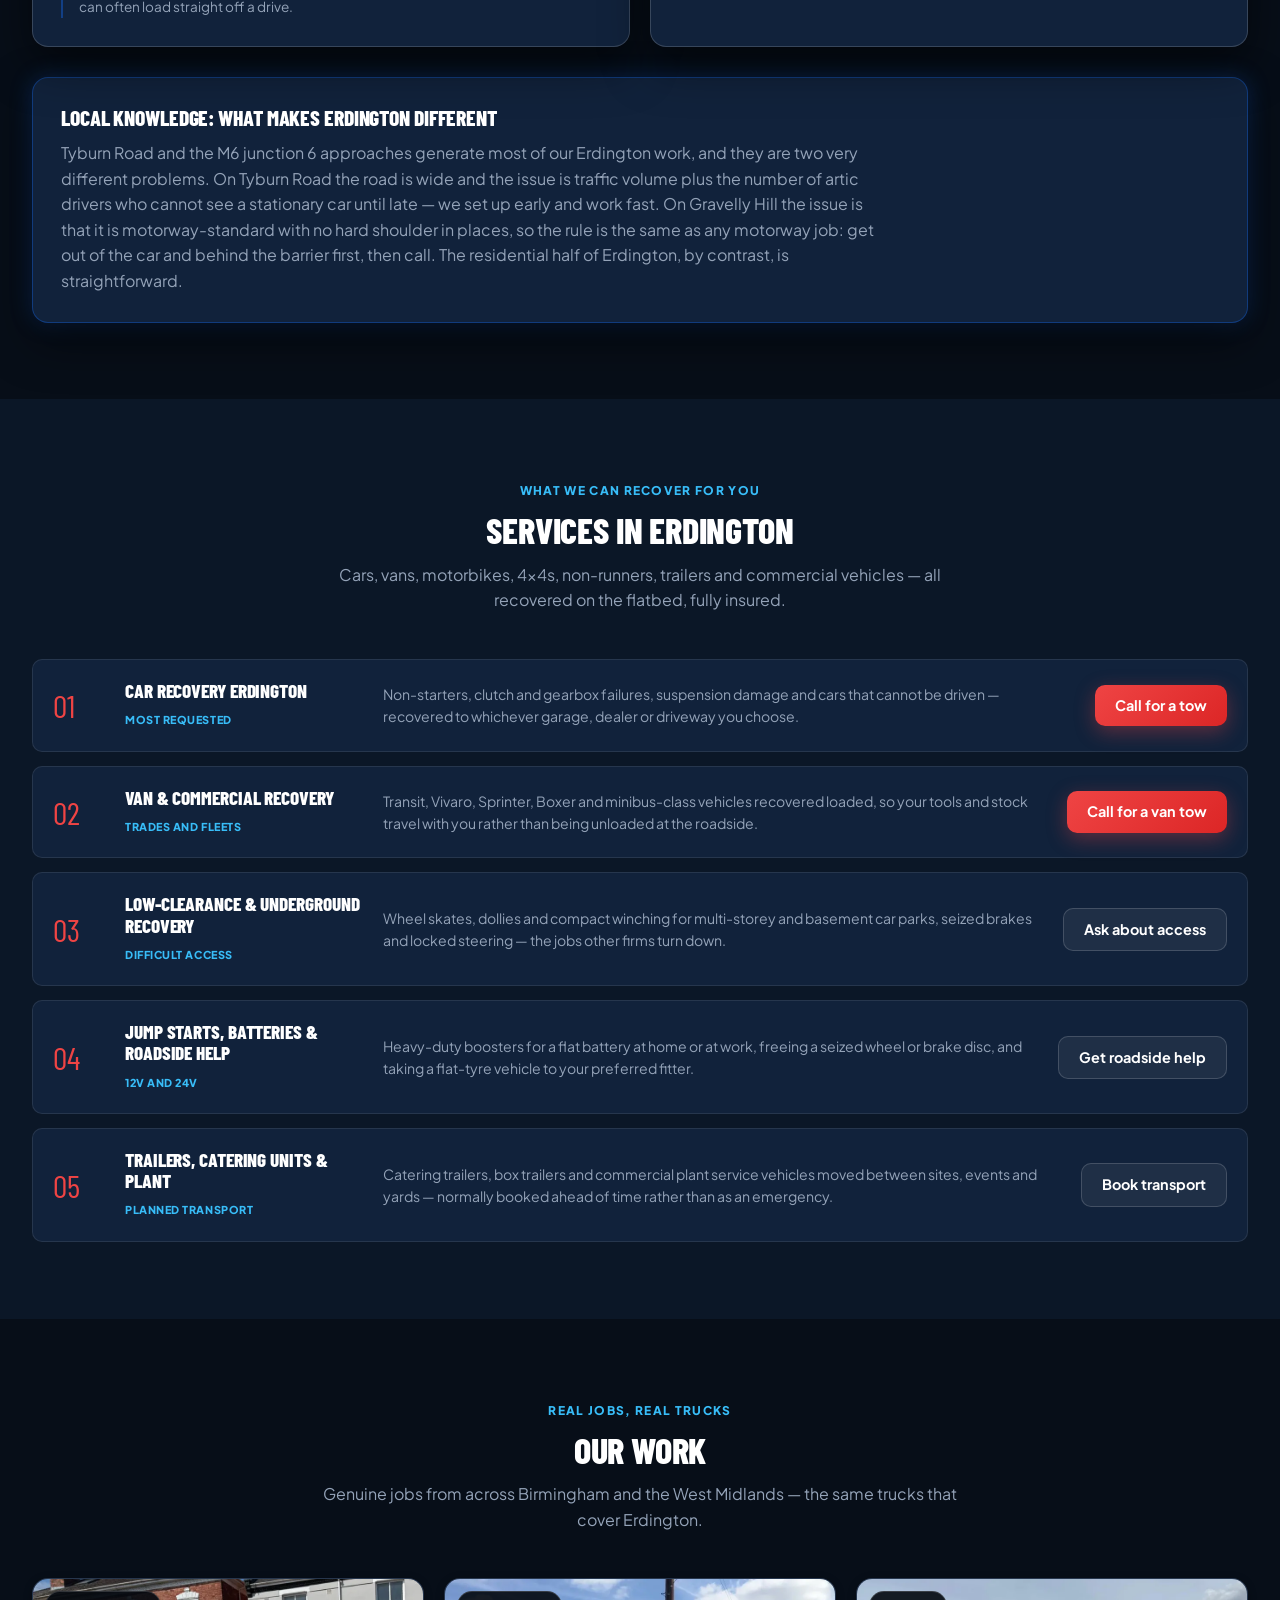
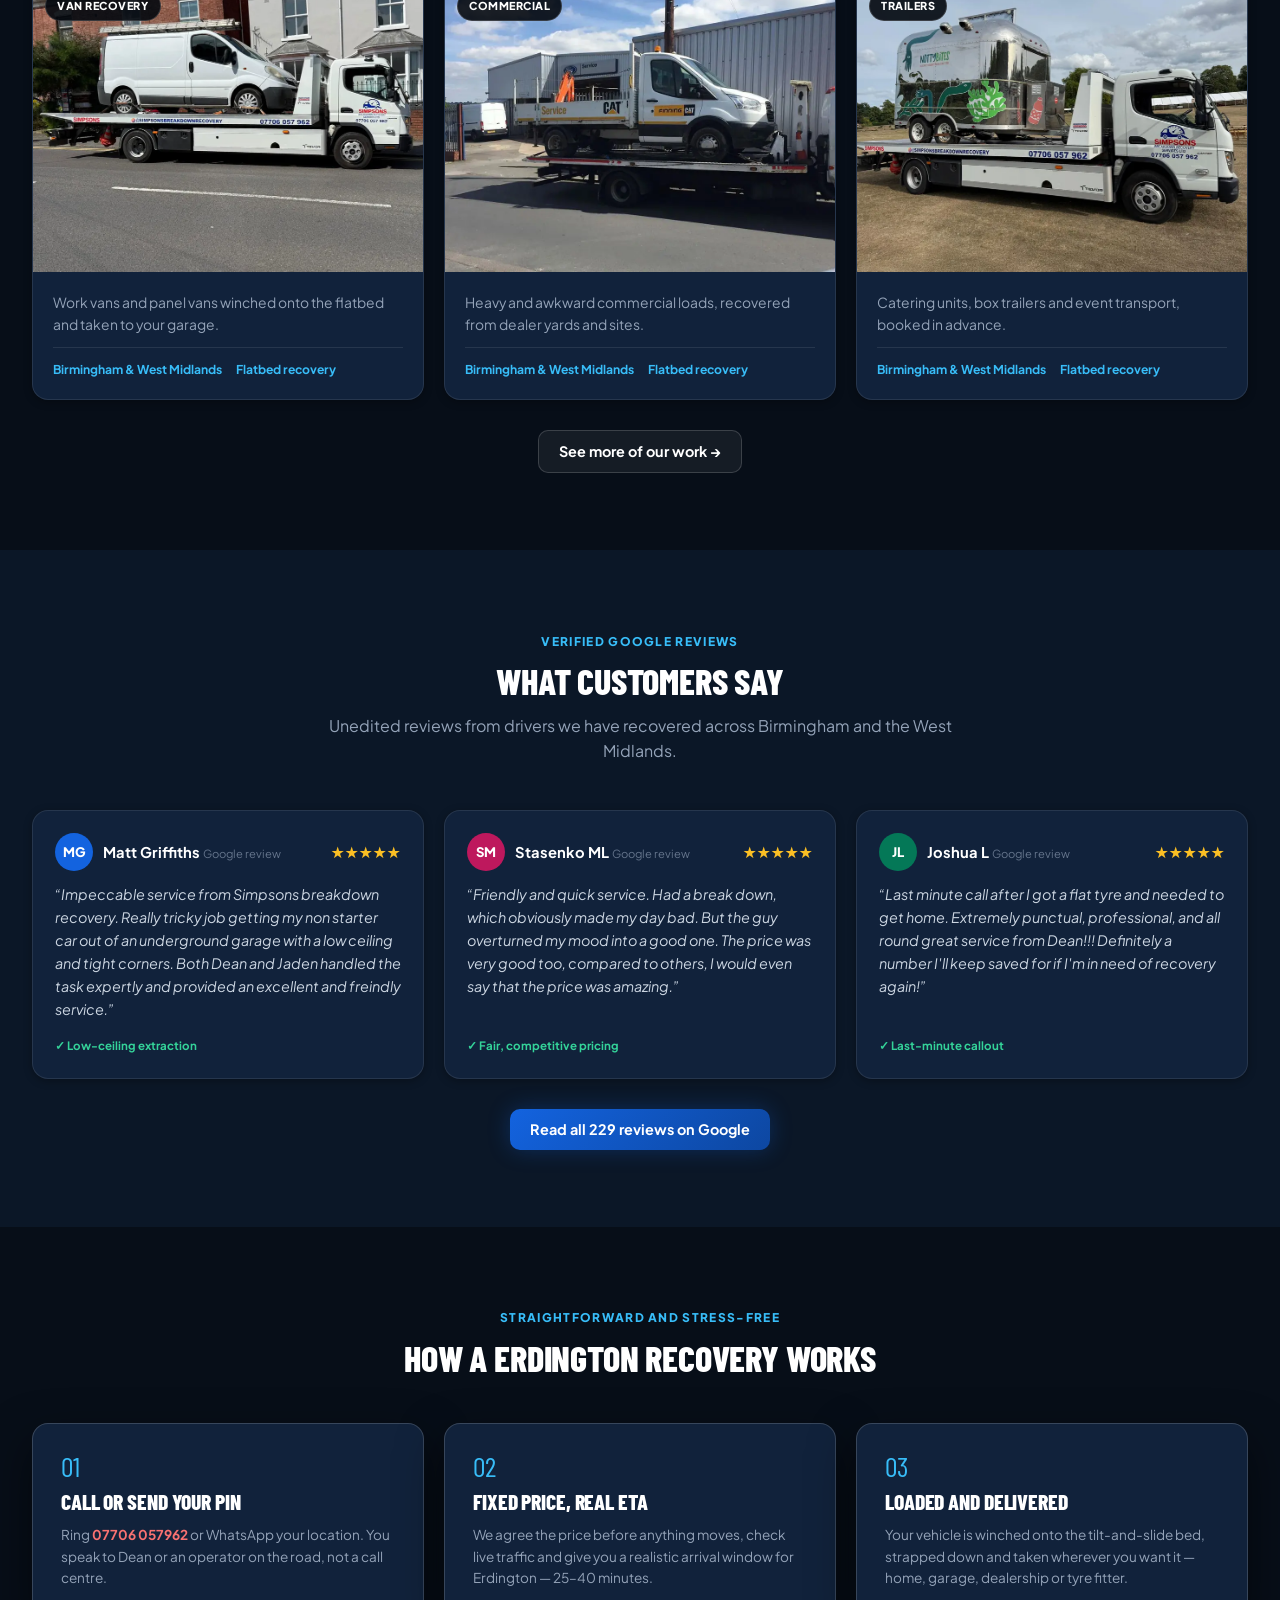
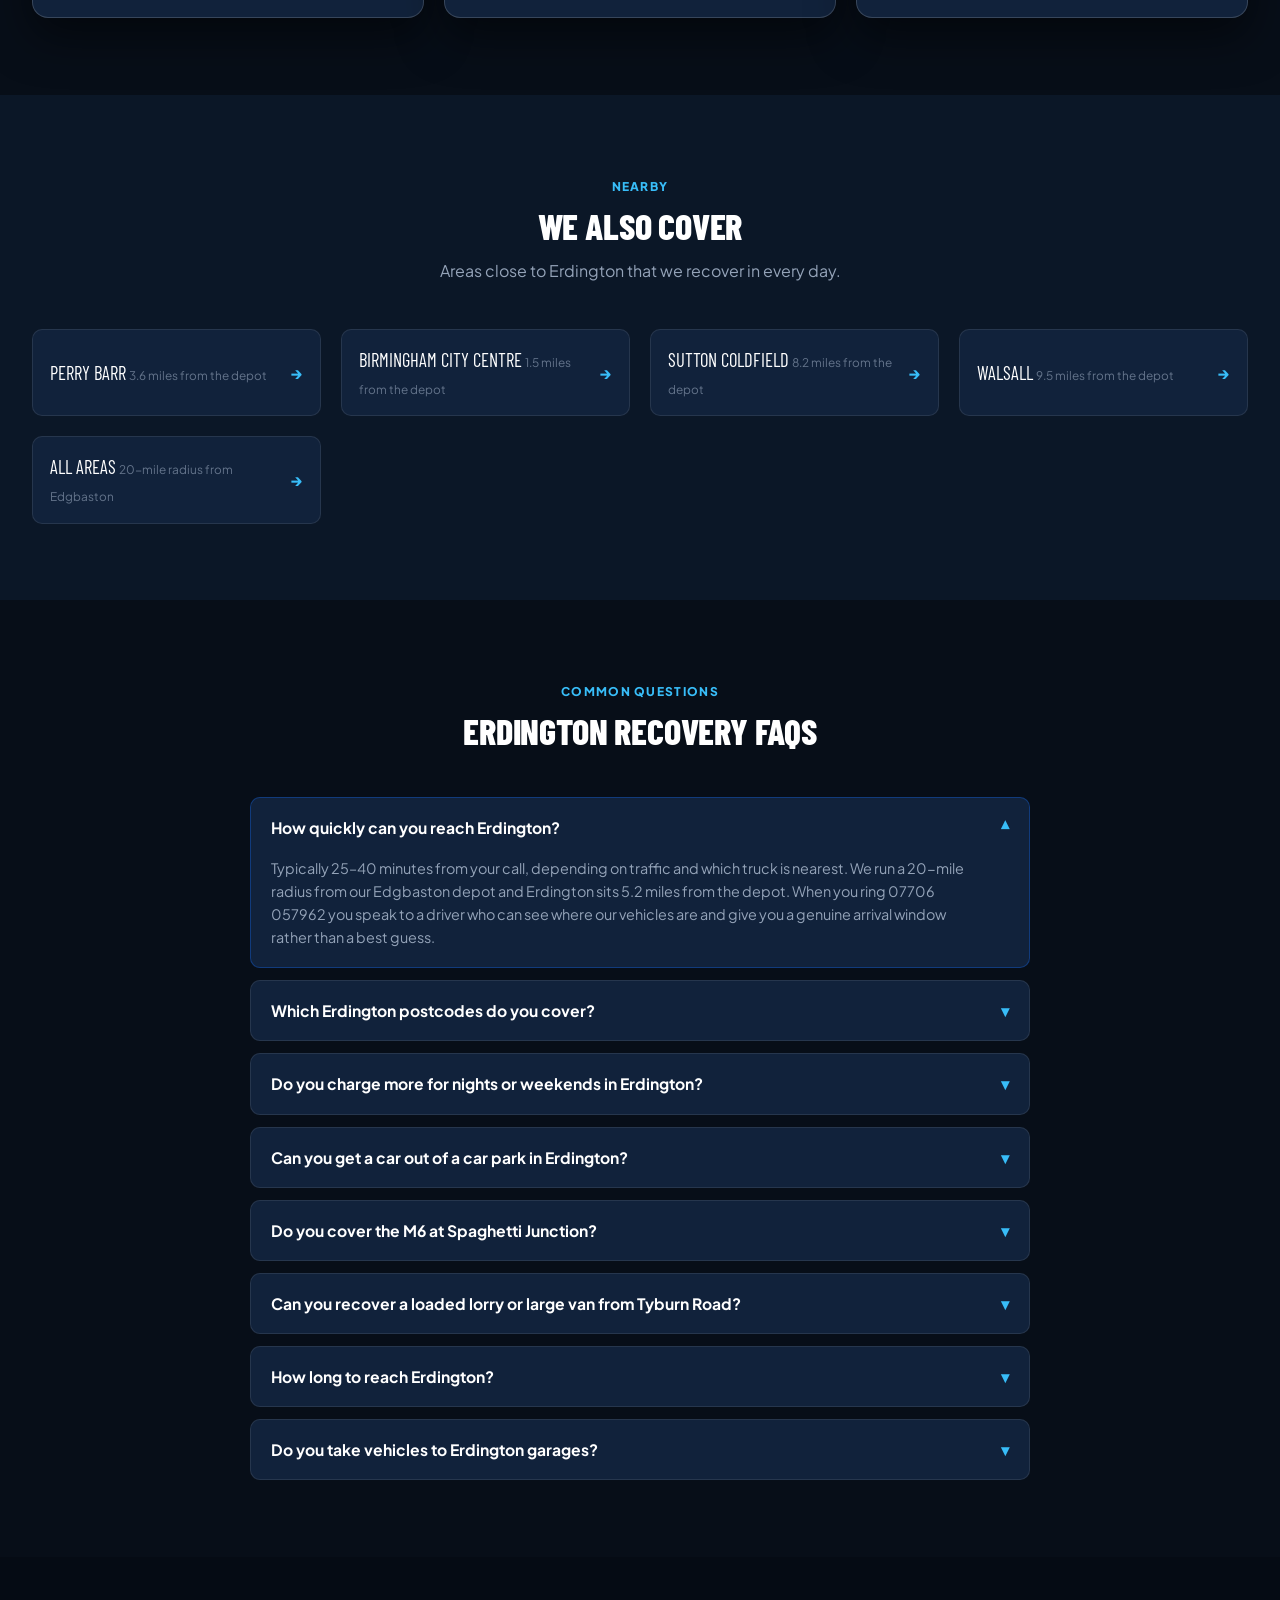
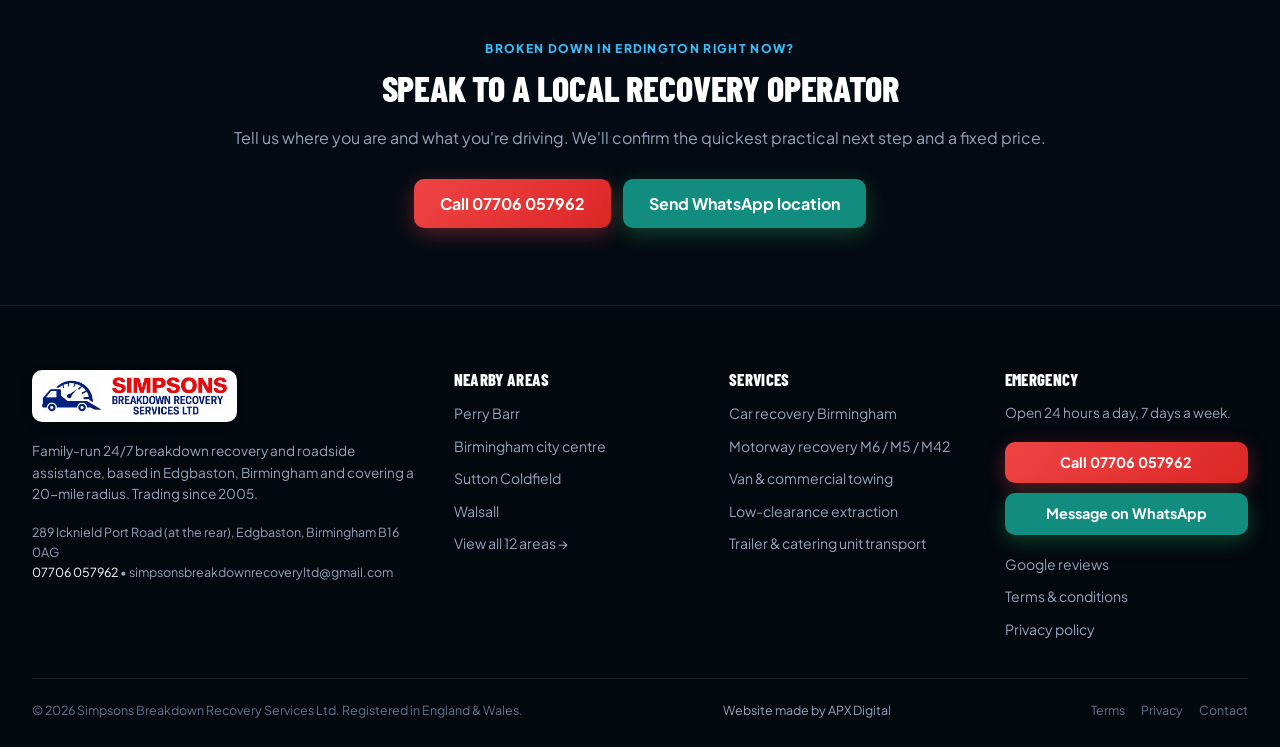
<file: areas/erdington-breakdown-recovery.html>
<!DOCTYPE html>
<html lang="en-GB">
<head>
  <meta charset="UTF-8">
  <meta name="viewport" content="width=device-width, initial-scale=1">
  <title>Breakdown Recovery Erdington | 24/7 Simpsons Recovery</title>
  <meta name="description" content="24/7 breakdown recovery in Erdington. Typical arrival 25–40 minutes, fixed prices and 229 five-star reviews. Call Simpsons on 07706 057962.">

  <link rel="canonical" href="https://simpsonsbreakdownrecovery.co.uk/areas/erdington-breakdown-recovery.html">
  <meta name="robots" content="index, follow">
  <meta name="googlebot" content="index, follow, max-image-preview:large, max-snippet:-1, max-video-preview:-1">
  <meta name="author" content="Simpsons Breakdown Recovery Services Ltd">
  <meta name="theme-color" content="#070e18">

  <!-- Geo signals -->
  <meta name="geo.region" content="GB-BIR">
  <meta name="geo.placename" content="Erdington, Birmingham">
  <meta name="geo.position" content="52.4844;-1.9351">
  <meta name="ICBM" content="52.4844, -1.9351">

  <!-- Open Graph -->
  <meta property="og:type" content="website">
  <meta property="og:site_name" content="Simpsons Breakdown Recovery Services Ltd">
  <meta property="og:locale" content="en_GB">
  <meta property="og:title" content="Breakdown Recovery Erdington | 24/7 Simpsons Recovery">
  <meta property="og:description" content="24/7 breakdown recovery in Erdington. Typical arrival 25–40 minutes, fixed prices and 229 five-star reviews. Call Simpsons on 07706 057962.">
  <meta property="og:url" content="https://simpsonsbreakdownrecovery.co.uk/areas/erdington-breakdown-recovery.html">
  <meta property="og:image" content="https://simpsonsbreakdownrecovery.co.uk/images/og-image.jpg">
  <meta property="og:image:width" content="1200">
  <meta property="og:image:height" content="630">
  <meta property="og:image:alt" content="Simpsons Breakdown Recovery Services Ltd — 24/7 breakdown recovery in Birmingham">

  <!-- Twitter / X -->
  <meta name="twitter:card" content="summary_large_image">
  <meta name="twitter:title" content="Breakdown Recovery Erdington | 24/7 Simpsons Recovery">
  <meta name="twitter:description" content="24/7 breakdown recovery in Erdington. Typical arrival 25–40 minutes, fixed prices and 229 five-star reviews. Call Simpsons on 07706 057962.">
  <meta name="twitter:image" content="https://simpsonsbreakdownrecovery.co.uk/images/og-image.jpg">
  <meta name="twitter:image:alt" content="Simpsons Breakdown Recovery Services Ltd — 24/7 breakdown recovery in Birmingham">

  <link rel="icon" href="../images/icon-32.png" sizes="32x32" type="image/png">
  <link rel="icon" href="../images/icon-512.png" sizes="512x512" type="image/png">
  <link rel="apple-touch-icon" href="../images/icon-180.png">
  <link rel="preload" as="image" href="../images/logo.webp">
  <link rel="preconnect" href="https://fonts.googleapis.com">
  <link rel="preconnect" href="https://fonts.gstatic.com" crossorigin>
  <link href="https://fonts.googleapis.com/css2?family=Barlow+Condensed:wght@700;800;900&family=Plus+Jakarta+Sans:wght@400;500;600;700;800&display=swap" rel="stylesheet">
  <link rel="stylesheet" href="../css/style.css">

  <!-- Google tag (gtag.js) — GA4 G-FZKR7KYQ15 -->
  <script async src="https://www.googletagmanager.com/gtag/js?id=G-FZKR7KYQ15"></script>
  <script>
    window.dataLayer = window.dataLayer || [];
    function gtag(){dataLayer.push(arguments);}
    gtag('js', new Date());

    gtag('config', 'G-FZKR7KYQ15');
  </script>

  <script type="application/ld+json">
{
  "@context": "https://schema.org",
  "@graph": [
    {
      "@type": [
        "AutoRepair",
        "EmergencyService"
      ],
      "@id": "https://simpsonsbreakdownrecovery.co.uk/areas/erdington-breakdown-recovery.html#business",
      "name": "Simpsons Breakdown Recovery Services Ltd — Erdington",
      "legalName": "Simpsons Breakdown Recovery Services Ltd",
      "url": "https://simpsonsbreakdownrecovery.co.uk/areas/erdington-breakdown-recovery.html",
      "telephone": "+447706057962",
      "email": "simpsonsbreakdownrecoveryltd@gmail.com",
      "priceRange": "££",
      "currenciesAccepted": "GBP",
      "paymentAccepted": "Cash, Bank transfer, Card",
      "image": "https://simpsonsbreakdownrecovery.co.uk/images/work-van-recovery.webp",
      "logo": {
        "@type": "ImageObject",
        "url": "https://simpsonsbreakdownrecovery.co.uk/images/logo.webp",
        "width": 661,
        "height": 143
      },
      "foundingDate": "2005",
      "description": "Family-run 24/7 breakdown recovery, vehicle towing and roadside assistance covering Birmingham and the West Midlands within a 20-mile radius of the Edgbaston depot. Cars, vans, motorbikes, 4x4s, non-runners and trailers.",
      "address": {
        "@type": "PostalAddress",
        "streetAddress": "289 Icknield Port Road, At the rear",
        "addressLocality": "Edgbaston, Birmingham",
        "addressRegion": "West Midlands",
        "postalCode": "B16 0AG",
        "addressCountry": "GB"
      },
      "geo": {
        "@type": "GeoCoordinates",
        "latitude": "52.4844",
        "longitude": "-1.9351"
      },
      "hasMap": "https://maps.google.com/?cid=7538252664488705060",
      "openingHoursSpecification": [
        {
          "@type": "OpeningHoursSpecification",
          "dayOfWeek": [
            "Monday",
            "Tuesday",
            "Wednesday",
            "Thursday",
            "Friday",
            "Saturday",
            "Sunday"
          ],
          "opens": "00:00",
          "closes": "23:59"
        }
      ],
      "areaServed": {
        "@type": "AdministrativeArea",
        "name": "Erdington"
      },
      "aggregateRating": {
        "@type": "AggregateRating",
        "ratingValue": "4.9",
        "reviewCount": "229",
        "bestRating": "5",
        "worstRating": "1"
      },
      "sameAs": [
        "https://x.com/SRecoveryl15565",
        "https://maps.google.com/?cid=7538252664488705060"
      ],
      "hasOfferCatalog": {
        "@type": "OfferCatalog",
        "name": "Breakdown recovery and vehicle transport services",
        "itemListElement": [
          {
            "@type": "Offer",
            "itemOffered": {
              "@type": "Service",
              "name": "Car recovery Birmingham",
              "description": "24/7 car recovery and towing for non-starters, clutch and gearbox failures, suspension damage and accident damage.",
              "areaServed": {
                "@type": "City",
                "name": "Birmingham"
              }
            }
          },
          {
            "@type": "Offer",
            "itemOffered": {
              "@type": "Service",
              "name": "Motorway recovery",
              "description": "Priority recovery from hard shoulders and emergency refuge areas on the M6, M5 and M42 and the A38(M).",
              "areaServed": {
                "@type": "City",
                "name": "Birmingham"
              }
            }
          },
          {
            "@type": "Offer",
            "itemOffered": {
              "@type": "Service",
              "name": "Van and commercial vehicle recovery",
              "description": "Loaded vans, minibuses and light commercial vehicles recovered with the load on board.",
              "areaServed": {
                "@type": "City",
                "name": "Birmingham"
              }
            }
          },
          {
            "@type": "Offer",
            "itemOffered": {
              "@type": "Service",
              "name": "Low-clearance and underground recovery",
              "description": "Wheel skates, dollies and compact winching for multi-storey and basement car parks, seized brakes and locked steering.",
              "areaServed": {
                "@type": "City",
                "name": "Birmingham"
              }
            }
          },
          {
            "@type": "Offer",
            "itemOffered": {
              "@type": "Service",
              "name": "Jump starts and flat batteries",
              "description": "12V and 24V jump starts at home, at work or at the roadside, plus flat-tyre transport.",
              "areaServed": {
                "@type": "City",
                "name": "Birmingham"
              }
            }
          },
          {
            "@type": "Offer",
            "itemOffered": {
              "@type": "Service",
              "name": "Trailer, catering unit and plant transport",
              "description": "Catering trailers, box trailers and commercial plant vehicles moved between sites and events.",
              "areaServed": {
                "@type": "City",
                "name": "Birmingham"
              }
            }
          },
          {
            "@type": "Offer",
            "itemOffered": {
              "@type": "Service",
              "name": "Accident and non-runner transport",
              "description": "Scene clearance, documented transport for insurance claims and movement of non-runners between garages.",
              "areaServed": {
                "@type": "City",
                "name": "Birmingham"
              }
            }
          }
        ]
      }
    },
    {
      "@type": "WebSite",
      "@id": "https://simpsonsbreakdownrecovery.co.uk/#website",
      "url": "https://simpsonsbreakdownrecovery.co.uk",
      "name": "Simpsons Breakdown Recovery Services Ltd",
      "inLanguage": "en-GB",
      "publisher": {
        "@id": "https://simpsonsbreakdownrecovery.co.uk/#business"
      }
    },
    {
      "@type": "WebPage",
      "@id": "https://simpsonsbreakdownrecovery.co.uk/areas/erdington-breakdown-recovery.html#webpage",
      "url": "https://simpsonsbreakdownrecovery.co.uk/areas/erdington-breakdown-recovery.html",
      "name": "Breakdown Recovery Erdington | 24/7 Simpsons Recovery",
      "description": "24/7 breakdown recovery in Erdington. Typical arrival 25–40 minutes, fixed prices and 229 five-star reviews. Call Simpsons on 07706 057962.",
      "isPartOf": {
        "@id": "https://simpsonsbreakdownrecovery.co.uk/#website"
      },
      "about": {
        "@id": "https://simpsonsbreakdownrecovery.co.uk/#business"
      },
      "inLanguage": "en-GB"
    },
    {
      "@type": "BreadcrumbList",
      "@id": "https://simpsonsbreakdownrecovery.co.uk/areas/erdington-breakdown-recovery.html#breadcrumb",
      "itemListElement": [
        {
          "@type": "ListItem",
          "position": 1,
          "name": "Home",
          "item": "https://simpsonsbreakdownrecovery.co.uk/"
        },
        {
          "@type": "ListItem",
          "position": 2,
          "name": "Areas Covered",
          "item": "https://simpsonsbreakdownrecovery.co.uk/#areas"
        },
        {
          "@type": "ListItem",
          "position": 3,
          "name": "Erdington breakdown recovery"
        }
      ]
    },
    {
      "@type": "FAQPage",
      "@id": "https://simpsonsbreakdownrecovery.co.uk/areas/erdington-breakdown-recovery.html#faq",
      "mainEntity": [
        {
          "@type": "Question",
          "name": "How quickly can you reach Erdington?",
          "acceptedAnswer": {
            "@type": "Answer",
            "text": "Typically 25–40 minutes from your call, depending on traffic and which truck is nearest. We run a 20-mile radius from our Edgbaston depot and Erdington sits 5.2 miles from the depot. When you ring 07706 057962 you speak to a driver who can see where our vehicles are and give you a genuine arrival window rather than a best guess."
          }
        },
        {
          "@type": "Question",
          "name": "Which Erdington postcodes do you cover?",
          "acceptedAnswer": {
            "@type": "Answer",
            "text": "We cover B23 and B24, along with the surrounding streets and the main routes through the area — the A38 Tyburn Road, Erdington High Street, Kingsbury Road and Gravelly Hill. If you are just outside these postcodes, call with your location and we will tell you straight away whether we can get to you."
          }
        },
        {
          "@type": "Question",
          "name": "Do you charge more for nights or weekends in Erdington?",
          "acceptedAnswer": {
            "@type": "Answer",
            "text": "No. We quote a fixed price before the truck is dispatched, whatever the hour. There is no after-hours loading added later, no hidden mileage surcharge, and no charge for getting a price from us."
          }
        },
        {
          "@type": "Question",
          "name": "Can you get a car out of a car park in Erdington?",
          "acceptedAnswer": {
            "@type": "Answer",
            "text": "Yes. Multi-storey and basement car parks are one of our specialities. We carry low-profile wheel skates, dollies and compact winching equipment, so a vehicle that will not start or will not roll can be moved out without damage to the bodywork, the wheels or the building."
          }
        },
        {
          "@type": "Question",
          "name": "Do you cover the M6 at Spaghetti Junction?",
          "acceptedAnswer": {
            "@type": "Answer",
            "text": "Yes. Junction 6 and the A38(M) approaches are part of our regular work, and we treat them as motorway jobs — get behind the barrier and ring us with the junction number and direction of travel."
          }
        },
        {
          "@type": "Question",
          "name": "Can you recover a loaded lorry or large van from Tyburn Road?",
          "acceptedAnswer": {
            "@type": "Answer",
            "text": "Within reason. We will tell you on the phone whether the weight and height is something our flatbed can take, and if it is not we will say so rather than turn up and fail. Give us the vehicle type and approximate load."
          }
        },
        {
          "@type": "Question",
          "name": "How long to reach Erdington?",
          "acceptedAnswer": {
            "@type": "Answer",
            "text": "Around 5.2 miles from the depot, so typically 25 to 40 minutes. The range is wide because the A38 and the M6 can both turn a straightforward run into a slow one."
          }
        },
        {
          "@type": "Question",
          "name": "Do you take vehicles to Erdington garages?",
          "acceptedAnswer": {
            "@type": "Answer",
            "text": "Yes, to any garage, dealership or bodyshop you nominate in the B23 or B24 area, and to premises in neighbouring Aston, Witton and Sutton Coldfield."
          }
        }
      ]
    }
  ]
}
  </script>
</head>
<body>

<a class="skip-link" href="#main">Skip to content</a>

<div class="ticker">
  <div class="shell ticker__inner">
    <div class="ticker__left">
      <span class="ticker__live"><span class="dot"></span> Erdington recovery on call</span>
      <span class="ticker__detail">B23 and B24 &bull; typical arrival 25–40 minutes</span>
    </div>
    <span class="ticker__note">Open 24 hours, 7 days a week</span>
  </div>
</div>

<header class="site-header">
  <div class="shell site-header__inner">

    <a href="../index.html" class="brand" aria-label="Simpsons Breakdown Recovery Services Ltd — home">
      <span class="brand__plate">
        <img class="brand__logo" src="../images/logo.webp" width="661" height="143" alt="Simpsons Breakdown Recovery Services Ltd" fetchpriority="high" decoding="async">
      </span>
    </a>

    <nav class="nav" aria-label="Main">
      <a href="../index.html">Home</a>
      <a href="../index.html#services">Services</a>
      <a href="../index.html#areas" class="is-active">Areas Covered</a>
      <a href="../index.html#work">Our Work</a>
      <a href="../index.html#faq">FAQ</a>
    </nav>

    <div class="header-actions">
      <a href="tel:07706057962" class="btn btn--red btn--sm">
        <svg class="icon" fill="none" stroke="currentColor" viewBox="0 0 24 24" aria-hidden="true"><path stroke-linecap="round" stroke-linejoin="round" stroke-width="2" d="M3 5a2 2 0 012-2h3.28a1 1 0 01.948.684l1.498 4.493a1 1 0 01-.502 1.21l-2.257 1.13a11.042 11.042 0 005.516 5.516l1.13-2.257a1 1 0 011.21-.502l4.493 1.498a1 1 0 01.684.949V19a2 2 0 01-2 2h-1C9.716 21 3 14.284 3 6V5z"/></svg>
        <span class="nowrap">07706 057962</span>
      </a>
      <button class="menu-toggle" id="menuToggle" type="button" aria-label="Menu" aria-expanded="false" aria-controls="mobileNav">
        <span></span><span></span><span></span>
      </button>
    </div>
  </div>

  <nav class="mobile-nav" id="mobileNav" aria-label="Mobile">
    <a href="../index.html">Home</a>
    <a href="../index.html#services">Services</a>
    <a href="../index.html#areas">Areas Covered</a>
    <a href="../index.html#work">Our Work</a>
    <a href="../index.html#faq">FAQ</a>
    <div class="mobile-nav__cta">
      <a href="tel:07706057962" class="btn btn--red btn--block">Call 07706 057962</a>
    </div>
  </nav>
</header>

<main id="main">

  <nav class="breadcrumb" aria-label="Breadcrumb">
    <div class="shell breadcrumb__inner">
      <a href="../index.html">Home</a>
      <span class="breadcrumb__sep" aria-hidden="true">/</span>
      <a href="../index.html#areas">Areas Covered</a>
      <span class="breadcrumb__sep" aria-hidden="true">/</span>
      <span aria-current="page">Erdington breakdown recovery</span>
    </div>
  </nav>

  <section class="hero">
    <div class="hero__bg" aria-hidden="true"></div>
    <div class="hero__scrim" aria-hidden="true"></div>

    <div class="shell hero__inner">
      <span class="pill"><span class="dot"></span> 5.2 miles from the depot &bull; 20-mile radius</span>

      <h1>Breakdown recovery <span class="hero__accent">Erdington</span></h1>

      <p class="lead hero__lead">Tyburn Road is packed with industrial units and commercial traffic and it feeds straight into Spaghetti Junction. A van or lorry down on that corridor blocks a lot of people, so Erdington jobs get moved quickly. We cover the High Street, Gravelly Hill, Stockland Green and the B23 and B24 postcodes.</p>

      <div class="hero__cta">
        <a href="tel:07706057962" class="btn btn--red btn--lg">
          <svg class="icon" fill="none" stroke="currentColor" viewBox="0 0 24 24" aria-hidden="true"><path stroke-linecap="round" stroke-linejoin="round" stroke-width="2" d="M3 5a2 2 0 012-2h3.28a1 1 0 01.948.684l1.498 4.493a1 1 0 01-.502 1.21l-2.257 1.13a11.042 11.042 0 005.516 5.516l1.13-2.257a1 1 0 011.21-.502l4.493 1.498a1 1 0 01.684.949V19a2 2 0 01-2 2h-1C9.716 21 3 14.284 3 6V5z"/></svg>
          Call 07706 057962
        </a>
        <a href="https://wa.me/447706057962?text=Hello%20Simpsons%20Recovery,%20I%20have%20broken%20down%20in%20Erdington.%20Here%20is%20my%20location:" target="_blank" rel="noopener" class="btn btn--green btn--lg">
          <svg class="icon" fill="currentColor" viewBox="0 0 24 24" aria-hidden="true"><path d="M12.03 6.17c-3.18 0-5.76 2.59-5.76 5.77 0 1.3.38 2.27 1.02 3.28l-.58 2.13 2.18-.57c.98.58 1.91.93 3.14.93 3.18 0 5.77-2.59 5.77-5.77 0-3.19-2.58-5.77-5.77-5.77zm3.39 8.24c-.14.4-.84.77-1.17.82-.3.05-.68.06-1.09-.07-.25-.08-.58-.19-.99-.36-1.74-.75-2.87-2.5-2.96-2.62-.09-.11-.71-.94-.71-1.79s.45-1.27.61-1.45c.16-.17.35-.22.46-.22h.33c.11 0 .25-.04.39.3.14.35.49 1.2.53 1.29.04.09.07.19.01.3-.06.12-.09.19-.17.29l-.26.3c-.09.09-.18.18-.08.36.1.17.45.74.96 1.2.66.59 1.22.77 1.4.86.17.09.27.07.37-.04.1-.12.43-.51.55-.68.12-.17.23-.14.39-.09.16.06 1.01.48 1.18.56.17.09.29.13.33.2.05.07.05.42-.1.83z"/></svg>
          Send WhatsApp location
        </a>
      </div>

      <a class="review-badge" href="https://share.google/FIO6KZSxKO3p8ohXX" target="_blank" rel="noopener">
        <span class="stars" aria-hidden="true">★★★★★</span>
        <span><strong style="color:#fff">4.9 rating</strong> &bull; 229 Google reviews</span>
        <span class="review-badge__link">Read them &rarr;</span>
      </a>
    </div>
  </section>

  <section class="metrics">
    <div class="shell grid grid-4">
      <div class="metric">
        <span class="metric__icon">
          <svg class="icon" fill="none" stroke="currentColor" viewBox="0 0 24 24" aria-hidden="true"><path stroke-linecap="round" stroke-linejoin="round" stroke-width="2" d="M12 8v4l3 3m6-3a9 9 0 11-18 0 9 9 0 0118 0z"/></svg>
        </span>
        <span>
          <span class="metric__value">25–40 minutes</span>
          <span class="metric__label">Typical Erdington arrival</span>
        </span>
      </div>
      <div class="metric">
        <span class="metric__icon metric__icon--amber">
          <svg class="icon" fill="currentColor" viewBox="0 0 20 20" aria-hidden="true"><path d="M9.05 2.93c.3-.92 1.6-.92 1.9 0l1.07 3.29a1 1 0 00.95.69h3.46c.97 0 1.37 1.24.59 1.81l-2.8 2.03a1 1 0 00-.36 1.12l1.07 3.29c.3.92-.76 1.69-1.54 1.12l-2.8-2.03a1 1 0 00-1.18 0l-2.8 2.03c-.78.57-1.84-.2-1.54-1.12l1.07-3.29a1 1 0 00-.36-1.12L2.98 8.72c-.78-.57-.38-1.81.59-1.81h3.46a1 1 0 00.95-.69l1.07-3.29z"/></svg>
        </span>
        <span>
          <span class="metric__value">229 reviews</span>
          <span class="metric__label">Five-star Google rated</span>
        </span>
      </div>
      <div class="metric">
        <span class="metric__icon metric__icon--green">
          <svg class="icon" fill="none" stroke="currentColor" viewBox="0 0 24 24" aria-hidden="true"><path stroke-linecap="round" stroke-linejoin="round" stroke-width="2" d="M9 12l2 2 4-4m5.6-4A12 12 0 0112 2.9 12 12 0 013.4 6 12 12 0 003 9c0 5.6 3.8 10.3 9 11.6 5.2-1.3 9-6 9-11.6 0-1-.1-2-.4-3z"/></svg>
        </span>
        <span>
          <span class="metric__value">Est. 2005</span>
          <span class="metric__label">Trading since</span>
        </span>
      </div>
      <div class="metric">
        <span class="metric__icon">
          <svg class="icon" fill="none" stroke="currentColor" viewBox="0 0 24 24" aria-hidden="true"><path stroke-linecap="round" stroke-linejoin="round" stroke-width="2" d="M17.7 16.7L13.4 20.9a2 2 0 01-2.8 0l-4.3-4.2a8 8 0 1111.4 0z"/><path stroke-linecap="round" stroke-linejoin="round" stroke-width="2" d="M15 11a3 3 0 11-6 0 3 3 0 016 0z"/></svg>
        </span>
        <span>
          <span class="metric__value">B23 and B24</span>
          <span class="metric__label">Postcodes covered</span>
        </span>
      </div>
    </div>
  </section>

  <section class="section">
    <div class="shell">
      <div class="section-head">
        <span class="eyebrow">How we get to you</span>
        <h2>Recovering in Erdington</h2>
        <p class="muted">Five miles out along the A38. The advantage of the Tyburn Road corridor is that it connects directly to the M6 at junction 6, so we can reach Erdington from either the city end or off the motorway depending on what the traffic is doing.</p>
      </div>

      <div class="grid grid-2">
        <article class="panel">
          <h3 class="mb-md">The roads we know here</h3>
          <ul class="route-list">
          <li>
            <strong class="text-cyan">A38 Tyburn Road</strong>
            <span class="muted small">Long industrial corridor with frequent loading. Wide enough to work in, but heavy goods traffic means we set up beacons well before the vehicle.</span>
          </li>
          <li>
            <strong class="text-cyan">Gravelly Hill and Spaghetti Junction</strong>
            <span class="muted small">The M6 junction 6 interchange. Treat it as motorway work — get clear of the carriageway and call us with the junction and direction.</span>
          </li>
          <li>
            <strong class="text-cyan">Erdington High Street</strong>
            <span class="muted small">Narrow with bus stops and loading bays; we normally recover to the nearest wider junction before loading.</span>
          </li>
          <li>
            <strong class="text-cyan">Kingsbury Road and Stockland Green</strong>
            <span class="muted small">Residential with driveways, which makes those jobs the easiest in the area — we can often load straight off a drive.</span>
          </li>
          </ul>
        </article>

        <article class="panel">
          <h3 class="mb-sm">What we get called for</h3>
          <ul class="check-list mb-lg">
            <li>Loaded commercial vehicles failing on Tyburn Road</li>
            <li>Cars breaking down on the approach to Spaghetti Junction and on the A38</li>
            <li>Battery failures on the residential streets around Stockland Green and Gravelly Hill</li>
            <li>Vehicles collected from garage forecourts and moved between workshops in the B23 and B24 area</li>
          </ul>
          <h3 class="mb-sm">Landmarks and areas covered</h3>
          <p class="muted small mb-0">Erdington High Street, the Tyburn Road industrial estates, Fort Dunlop, Gravelly Hill, Stockland Green and the M6 junction 6 approaches.</p>
        </article>
      </div>

      <div class="panel panel--glow mt-lg">
        <h3 class="mb-sm">Local knowledge: what makes Erdington different</h3>
        <p class="muted mb-0">Tyburn Road and the M6 junction 6 approaches generate most of our Erdington work, and they are two very different problems. On Tyburn Road the road is wide and the issue is traffic volume plus the number of artic drivers who cannot see a stationary car until late — we set up early and work fast. On Gravelly Hill the issue is that it is motorway-standard with no hard shoulder in places, so the rule is the same as any motorway job: get out of the car and behind the barrier first, then call. The residential half of Erdington, by contrast, is straightforward.</p>
      </div>
    </div>
  </section>

  <section class="section section--alt">
    <div class="shell">
      <div class="section-head">
        <span class="eyebrow">What we can recover for you</span>
        <h2>Services in Erdington</h2>
        <p class="muted">Cars, vans, motorbikes, 4x4s, non-runners, trailers and commercial vehicles — all recovered on the flatbed, fully insured.</p>
      </div>

      <div class="stack">
        <article class="service-row">
          <div class="service-row__num">01</div>
          <div class="service-row__name">
            <h3>Car recovery Erdington</h3>
            <span class="service-row__tag">Most requested</span>
          </div>
          <p class="service-row__desc">Non-starters, clutch and gearbox failures, suspension damage and cars that cannot be driven — recovered to whichever garage, dealer or driveway you choose.</p>
          <div class="service-row__cta"><a href="tel:07706057962" class="btn btn--red">Call for a tow</a></div>
        </article>

        <article class="service-row">
          <div class="service-row__num">02</div>
          <div class="service-row__name">
            <h3>Van &amp; commercial recovery</h3>
            <span class="service-row__tag">Trades and fleets</span>
          </div>
          <p class="service-row__desc">Transit, Vivaro, Sprinter, Boxer and minibus-class vehicles recovered loaded, so your tools and stock travel with you rather than being unloaded at the roadside.</p>
          <div class="service-row__cta"><a href="tel:07706057962" class="btn btn--red">Call for a van tow</a></div>
        </article>

        <article class="service-row">
          <div class="service-row__num">03</div>
          <div class="service-row__name">
            <h3>Low-clearance &amp; underground recovery</h3>
            <span class="service-row__tag">Difficult access</span>
          </div>
          <p class="service-row__desc">Wheel skates, dollies and compact winching for multi-storey and basement car parks, seized brakes and locked steering — the jobs other firms turn down.</p>
          <div class="service-row__cta"><a href="../index.html#contact" class="btn btn--ghost">Ask about access</a></div>
        </article>

        <article class="service-row">
          <div class="service-row__num">04</div>
          <div class="service-row__name">
            <h3>Jump starts, batteries &amp; roadside help</h3>
            <span class="service-row__tag">12V and 24V</span>
          </div>
          <p class="service-row__desc">Heavy-duty boosters for a flat battery at home or at work, freeing a seized wheel or brake disc, and taking a flat-tyre vehicle to your preferred fitter.</p>
          <div class="service-row__cta"><a href="tel:07706057962" class="btn btn--ghost">Get roadside help</a></div>
        </article>

        <article class="service-row">
          <div class="service-row__num">05</div>
          <div class="service-row__name">
            <h3>Trailers, catering units &amp; plant</h3>
            <span class="service-row__tag">Planned transport</span>
          </div>
          <p class="service-row__desc">Catering trailers, box trailers and commercial plant service vehicles moved between sites, events and yards — normally booked ahead of time rather than as an emergency.</p>
          <div class="service-row__cta"><a href="tel:07706057962" class="btn btn--ghost">Book transport</a></div>
        </article>
      </div>
    </div>
  </section>

  <section class="section">
    <div class="shell">
      <div class="section-head">
        <span class="eyebrow">Real jobs, real trucks</span>
        <h2>Our work</h2>
        <p class="muted">Genuine jobs from across Birmingham and the West Midlands — the same trucks that cover Erdington.</p>
      </div>

      <div class="grid grid-3">
        <article class="work-card">
          <div class="work-card__media">
            <img src="../images/work-van-recovery.webp" width="1100" height="1100" loading="lazy" decoding="async"
                 alt="Simpsons Breakdown Recovery flatbed loading a white Renault Trafic work van in Birmingham">
            <span class="work-card__badge">Van recovery</span>
          </div>
          <div class="work-card__body">
            <p>Work vans and panel vans winched onto the flatbed and taken to your garage.</p>
            <div class="work-card__meta"><span>Birmingham &amp; West Midlands</span><span>Flatbed recovery</span></div>
          </div>
        </article>
        <article class="work-card">
          <div class="work-card__media">
            <img src="../images/work-cat-service-truck.webp" width="960" height="720" loading="lazy" decoding="async"
                 alt="Plant service truck with a mounted crane loaded on a Simpsons flatbed recovery truck">
            <span class="work-card__badge">Commercial</span>
          </div>
          <div class="work-card__body">
            <p>Heavy and awkward commercial loads, recovered from dealer yards and sites.</p>
            <div class="work-card__meta"><span>Birmingham &amp; West Midlands</span><span>Flatbed recovery</span></div>
          </div>
        </article>
        <article class="work-card">
          <div class="work-card__media">
            <img src="../images/work-trailer-load.webp" width="1100" height="1100" loading="lazy" decoding="async"
                 alt="Catering trailer loaded on a Simpsons Breakdown Recovery flatbed at a showground">
            <span class="work-card__badge">Trailers</span>
          </div>
          <div class="work-card__body">
            <p>Catering units, box trailers and event transport, booked in advance.</p>
            <div class="work-card__meta"><span>Birmingham &amp; West Midlands</span><span>Flatbed recovery</span></div>
          </div>
        </article>
      </div>

      <div class="center mt-lg">
        <a href="../index.html#work" class="btn btn--ghost">See more of our work &rarr;</a>
      </div>
    </div>
  </section>

  <section class="section section--alt">
    <div class="shell">
      <div class="section-head">
        <span class="eyebrow">Verified Google reviews</span>
        <h2>What customers say</h2>
        <p class="muted">Unedited reviews from drivers we have recovered across Birmingham and the West Midlands.</p>
      </div>

      <div class="grid grid-3">
        <article class="review">
          <div>
            <div class="review__head">
              <div class="review__who">
                <span class="avatar">MG</span>
                <span>
                  <span class="review__name">Matt Griffiths</span>
                  <span class="review__source">Google review</span>
                </span>
              </div>
              <span class="stars" aria-hidden="true">★★★★★</span>
            </div>
            <p class="review__quote">“Impeccable service from Simpsons breakdown recovery. Really tricky job getting my non starter car out of an underground garage with a low ceiling and tight corners. Both Dean and Jaden handled the task expertly and provided an excellent and freindly service.”</p>
          </div>
          <span class="review__tag">✓ Low-ceiling extraction</span>
        </article>

        <article class="review">
          <div>
            <div class="review__head">
              <div class="review__who">
                <span class="avatar" style="background:#be185d">SM</span>
                <span>
                  <span class="review__name">Stasenko ML</span>
                  <span class="review__source">Google review</span>
                </span>
              </div>
              <span class="stars" aria-hidden="true">★★★★★</span>
            </div>
            <p class="review__quote">“Friendly and quick service. Had a break down, which obviously made my day bad. But the guy overturned my mood into a good one. The price was very good too, compared to others, I would even say that the price was amazing.”</p>
          </div>
          <span class="review__tag">✓ Fair, competitive pricing</span>
        </article>

        <article class="review">
          <div>
            <div class="review__head">
              <div class="review__who">
                <span class="avatar" style="background:#047857">JL</span>
                <span>
                  <span class="review__name">Joshua L</span>
                  <span class="review__source">Google review</span>
                </span>
              </div>
              <span class="stars" aria-hidden="true">★★★★★</span>
            </div>
            <p class="review__quote">“Last minute call after I got a flat tyre and needed to get home. Extremely punctual, professional, and all round great service from Dean!!! Definitely a number I'll keep saved for if I'm in need of recovery again!”</p>
          </div>
          <span class="review__tag">✓ Last-minute callout</span>
        </article>
      </div>

      <div class="center mt-lg">
        <a href="https://share.google/FIO6KZSxKO3p8ohXX" target="_blank" rel="noopener" class="btn btn--blue">Read all 229 reviews on Google</a>
      </div>
    </div>
  </section>

  <section class="section">
    <div class="shell">
      <div class="section-head">
        <span class="eyebrow">Straightforward and stress-free</span>
        <h2>How a Erdington recovery works</h2>
      </div>

      <div class="grid grid-3">
        <article class="panel">
          <div class="stat__value mb-sm">01</div>
          <h3 class="mb-sm">Call or send your pin</h3>
          <p class="muted small mb-0">Ring <a href="tel:07706057962" class="text-red"><strong>07706 057962</strong></a> or WhatsApp your location. You speak to Dean or an operator on the road, not a call centre.</p>
        </article>
        <article class="panel">
          <div class="stat__value mb-sm">02</div>
          <h3 class="mb-sm">Fixed price, real ETA</h3>
          <p class="muted small mb-0">We agree the price before anything moves, check live traffic and give you a realistic arrival window for Erdington — 25–40 minutes.</p>
        </article>
        <article class="panel">
          <div class="stat__value mb-sm">03</div>
          <h3 class="mb-sm">Loaded and delivered</h3>
          <p class="muted small mb-0">Your vehicle is winched onto the tilt-and-slide bed, strapped down and taken wherever you want it — home, garage, dealership or tyre fitter.</p>
        </article>
      </div>
    </div>
  </section>

  <section class="section section--alt">
    <div class="shell">
      <div class="section-head">
        <span class="eyebrow">Nearby</span>
        <h2>We also cover</h2>
        <p class="muted">Areas close to Erdington that we recover in every day.</p>
      </div>

      <div class="grid grid-4">
        <a class="area-tile" href="perry-barr-breakdown-recovery.html">
          <span>
            <span class="area-tile__name">Perry Barr</span>
            <span class="area-tile__meta">3.6 miles from the depot</span>
          </span>
          <span class="area-tile__arrow" aria-hidden="true">&rarr;</span>
        </a>
        <a class="area-tile" href="birmingham-city-centre-breakdown-recovery.html">
          <span>
            <span class="area-tile__name">Birmingham city centre</span>
            <span class="area-tile__meta">1.5 miles from the depot</span>
          </span>
          <span class="area-tile__arrow" aria-hidden="true">&rarr;</span>
        </a>
        <a class="area-tile" href="sutton-coldfield-breakdown-recovery.html">
          <span>
            <span class="area-tile__name">Sutton Coldfield</span>
            <span class="area-tile__meta">8.2 miles from the depot</span>
          </span>
          <span class="area-tile__arrow" aria-hidden="true">&rarr;</span>
        </a>
        <a class="area-tile" href="walsall-breakdown-recovery.html">
          <span>
            <span class="area-tile__name">Walsall</span>
            <span class="area-tile__meta">9.5 miles from the depot</span>
          </span>
          <span class="area-tile__arrow" aria-hidden="true">&rarr;</span>
        </a>
        <a class="area-tile" href="../index.html#areas">
          <span>
            <span class="area-tile__name">All areas</span>
            <span class="area-tile__meta">20-mile radius from Edgbaston</span>
          </span>
          <span class="area-tile__arrow" aria-hidden="true">&rarr;</span>
        </a>
      </div>
    </div>
  </section>

  <section class="section">
    <div class="shell">
      <div class="section-head">
        <span class="eyebrow">Common questions</span>
        <h2>Erdington recovery FAQs</h2>
      </div>

      <div class="faq">
        <div class="faq__item is-open">
          <button class="faq__q" type="button">
            <span>How quickly can you reach Erdington?</span>
            <span class="faq__chev" aria-hidden="true">▾</span>
          </button>
          <div class="faq__a"><div><p>Typically 25–40 minutes from your call, depending on traffic and which truck is nearest. We run a 20-mile radius from our Edgbaston depot and Erdington sits 5.2 miles from the depot. When you ring 07706 057962 you speak to a driver who can see where our vehicles are and give you a genuine arrival window rather than a best guess.</p></div></div>
        </div>
        <div class="faq__item">
          <button class="faq__q" type="button">
            <span>Which Erdington postcodes do you cover?</span>
            <span class="faq__chev" aria-hidden="true">▾</span>
          </button>
          <div class="faq__a"><div><p>We cover B23 and B24, along with the surrounding streets and the main routes through the area — the A38 Tyburn Road, Erdington High Street, Kingsbury Road and Gravelly Hill. If you are just outside these postcodes, call with your location and we will tell you straight away whether we can get to you.</p></div></div>
        </div>
        <div class="faq__item">
          <button class="faq__q" type="button">
            <span>Do you charge more for nights or weekends in Erdington?</span>
            <span class="faq__chev" aria-hidden="true">▾</span>
          </button>
          <div class="faq__a"><div><p>No. We quote a fixed price before the truck is dispatched, whatever the hour. There is no after-hours loading added later, no hidden mileage surcharge, and no charge for getting a price from us.</p></div></div>
        </div>
        <div class="faq__item">
          <button class="faq__q" type="button">
            <span>Can you get a car out of a car park in Erdington?</span>
            <span class="faq__chev" aria-hidden="true">▾</span>
          </button>
          <div class="faq__a"><div><p>Yes. Multi-storey and basement car parks are one of our specialities. We carry low-profile wheel skates, dollies and compact winching equipment, so a vehicle that will not start or will not roll can be moved out without damage to the bodywork, the wheels or the building.</p></div></div>
        </div>
        <div class="faq__item">
          <button class="faq__q" type="button">
            <span>Do you cover the M6 at Spaghetti Junction?</span>
            <span class="faq__chev" aria-hidden="true">▾</span>
          </button>
          <div class="faq__a"><div><p>Yes. Junction 6 and the A38(M) approaches are part of our regular work, and we treat them as motorway jobs — get behind the barrier and ring us with the junction number and direction of travel.</p></div></div>
        </div>
        <div class="faq__item">
          <button class="faq__q" type="button">
            <span>Can you recover a loaded lorry or large van from Tyburn Road?</span>
            <span class="faq__chev" aria-hidden="true">▾</span>
          </button>
          <div class="faq__a"><div><p>Within reason. We will tell you on the phone whether the weight and height is something our flatbed can take, and if it is not we will say so rather than turn up and fail. Give us the vehicle type and approximate load.</p></div></div>
        </div>
        <div class="faq__item">
          <button class="faq__q" type="button">
            <span>How long to reach Erdington?</span>
            <span class="faq__chev" aria-hidden="true">▾</span>
          </button>
          <div class="faq__a"><div><p>Around 5.2 miles from the depot, so typically 25 to 40 minutes. The range is wide because the A38 and the M6 can both turn a straightforward run into a slow one.</p></div></div>
        </div>
        <div class="faq__item">
          <button class="faq__q" type="button">
            <span>Do you take vehicles to Erdington garages?</span>
            <span class="faq__chev" aria-hidden="true">▾</span>
          </button>
          <div class="faq__a"><div><p>Yes, to any garage, dealership or bodyshop you nominate in the B23 or B24 area, and to premises in neighbouring Aston, Witton and Sutton Coldfield.</p></div></div>
        </div>
      </div>
    </div>
  </section>

  <section class="section section--deep">
    <div class="shell center">
      <span class="eyebrow">Broken down in Erdington right now?</span>
      <h2 class="mb-md">Speak to a local recovery operator</h2>
      <p class="muted mb-lg">Tell us where you are and what you're driving. We'll confirm the quickest practical next step and a fixed price.</p>
      <div class="row" style="justify-content:center">
        <a href="tel:07706057962" class="btn btn--red btn--lg">Call 07706 057962</a>
        <a href="https://wa.me/447706057962?text=Hello%20Simpsons%20Recovery,%20I%20have%20broken%20down%20in%20Erdington.%20Here%20is%20my%20location:" target="_blank" rel="noopener" class="btn btn--green btn--lg">Send WhatsApp location</a>
      </div>
    </div>
  </section>

</main>

<div class="modal" id="legalModal" role="dialog" aria-modal="true" aria-hidden="true">
  <div class="modal__box">
    <button class="modal__close" type="button" data-close-legal aria-label="Close">&times;</button>
    <h3 id="legalTitle" class="mb-md">Terms &amp; conditions</h3>
    <div class="muted small">
      <h4 class="mb-sm">Terms of service</h4>
      <p class="mb-md">
        Simpsons Breakdown Recovery Services Ltd provides 24/7 vehicle recovery, towing and roadside
        assistance across Birmingham and the surrounding 20-mile radius. Prices are agreed before the
        recovery vehicle is dispatched. Customers must ensure the vehicle is accessible and that keys are
        available. Any specific hazard — locked steering, seized wheels, severe damage or restricted
        clearance — must be disclosed when booking. Once a truck has been dispatched, a call-out charge may
        apply if the job is cancelled.
      </p>
      <h4 class="mb-sm">Privacy policy</h4>
      <p class="mb-0">
        We collect only the information needed to carry out a recovery: your name, contact number, vehicle
        registration and location details. That information is used for dispatch, invoicing and our own
        records, and is never sold or passed to marketing lists. Data is held in line with UK GDPR. For any
        query or deletion request, email
        <a href="mailto:simpsonsbreakdownrecoveryltd@gmail.com" class="text-cyan">simpsonsbreakdownrecoveryltd@gmail.com</a>.
      </p>
    </div>
  </div>
</div>

<footer class="site-footer">
  <div class="shell">
    <div class="footer-grid">
      <div class="footer-col">
        <a href="../index.html" class="brand mb-md" aria-label="Simpsons Breakdown Recovery — home">
          <span class="brand__plate">
            <img class="brand__logo" src="../images/logo.webp" width="661" height="143" alt="Simpsons Breakdown Recovery Services Ltd" loading="lazy" decoding="async">
          </span>
        </a>
        <p class="muted small mb-md">
          Family-run 24/7 breakdown recovery and roadside assistance, based in Edgbaston, Birmingham and
          covering a 20-mile radius. Trading since 2005.
        </p>
        <p class="muted tiny mb-0">
          289 Icknield Port Road (at the rear), Edgbaston, Birmingham B16 0AG<br>
          <a href="tel:07706057962" style="color:#fff">07706 057962</a> &bull;
          <a href="mailto:simpsonsbreakdownrecoveryltd@gmail.com">simpsonsbreakdownrecoveryltd@gmail.com</a>
        </p>
      </div>

      <div class="footer-col">
        <h4>Nearby areas</h4>
        <ul class="footer-links">
          <li><a href="perry-barr-breakdown-recovery.html">Perry Barr</a></li>
          <li><a href="birmingham-city-centre-breakdown-recovery.html">Birmingham city centre</a></li>
          <li><a href="sutton-coldfield-breakdown-recovery.html">Sutton Coldfield</a></li>
          <li><a href="walsall-breakdown-recovery.html">Walsall</a></li>
          <li><a href="../index.html#areas">View all 12 areas &rarr;</a></li>
        </ul>
      </div>

      <div class="footer-col">
        <h4>Services</h4>
        <ul class="footer-links">
          <li><a href="../index.html#services">Car recovery Birmingham</a></li>
          <li><a href="../index.html#services">Motorway recovery M6 / M5 / M42</a></li>
          <li><a href="../index.html#services">Van &amp; commercial towing</a></li>
          <li><a href="../index.html#services">Low-clearance extraction</a></li>
          <li><a href="../index.html#services">Trailer &amp; catering unit transport</a></li>
        </ul>
      </div>

      <div class="footer-col">
        <h4>Emergency</h4>
        <p class="muted small mb-md">Open 24 hours a day, 7 days a week.</p>
        <a href="tel:07706057962" class="btn btn--red btn--block mb-sm">Call 07706 057962</a>
        <a href="https://wa.me/447706057962?text=Hello%20Simpsons%20Recovery,%20I%20need%20help%20with%20my%20vehicle." target="_blank" rel="noopener" class="btn btn--green btn--block mb-md">Message on WhatsApp</a>
        <ul class="footer-links">
          <li><a href="https://share.google/FIO6KZSxKO3p8ohXX" target="_blank" rel="noopener">Google reviews</a></li>
          <li><a href="#" data-legal="Terms &amp; conditions">Terms &amp; conditions</a></li>
          <li><a href="#" data-legal="Privacy policy">Privacy policy</a></li>
        </ul>
      </div>
    </div>

    <div class="footer-bottom">
      <span>&copy; <span id="year">2026</span> Simpsons Breakdown Recovery Services Ltd. Registered in England &amp; Wales.</span>
      <a class="footer-credit" href="https://apxdigital.io" target="_blank" rel="noopener">Website made by APX Digital</a>
      <nav aria-label="Legal">
        <a href="#" data-legal="Terms &amp; conditions">Terms</a>
        <a href="#" data-legal="Privacy policy">Privacy</a>
        <a href="../index.html#contact">Contact</a>
      </nav>
    </div>
  </div>
</footer>

<div class="dock">
  <a href="tel:07706057962" class="dock__btn btn--red">
    <svg class="icon" fill="none" stroke="currentColor" viewBox="0 0 24 24" aria-hidden="true"><path stroke-linecap="round" stroke-linejoin="round" stroke-width="2" d="M3 5a2 2 0 012-2h3.28a1 1 0 01.948.684l1.498 4.493a1 1 0 01-.502 1.21l-2.257 1.13a11.042 11.042 0 005.516 5.516l1.13-2.257a1 1 0 011.21-.502l4.493 1.498a1 1 0 01.684.949V19a2 2 0 01-2 2h-1C9.716 21 3 14.284 3 6V5z"/></svg>
    Call now
  </a>
  <a href="https://wa.me/447706057962?text=Hello%20Simpsons%20Recovery,%20I%20have%20broken%20down%20in%20Erdington.%20Here%20is%20my%20location:" target="_blank" rel="noopener" class="dock__btn btn--green">WhatsApp pin</a>
</div>

<a class="fab" href="https://wa.me/447706057962?text=Hello%20Simpsons%20Recovery,%20I%20need%20help%20with%20my%20vehicle." target="_blank" rel="noopener" aria-label="Chat with Simpsons Breakdown Recovery on WhatsApp">
  <svg class="icon" fill="currentColor" viewBox="0 0 24 24" aria-hidden="true"><path d="M12.03 6.17c-3.18 0-5.76 2.59-5.76 5.77 0 1.3.38 2.27 1.02 3.28l-.58 2.13 2.18-.57c.98.58 1.91.93 3.14.93 3.18 0 5.77-2.59 5.77-5.77 0-3.19-2.58-5.77-5.77-5.77zm3.39 8.24c-.14.4-.84.77-1.17.82-.3.05-.68.06-1.09-.07-.25-.08-.58-.19-.99-.36-1.74-.75-2.87-2.5-2.96-2.62-.09-.11-.71-.94-.71-1.79s.45-1.27.61-1.45c.16-.17.35-.22.46-.22h.33c.11 0 .25-.04.39.3.14.35.49 1.2.53 1.29.04.09.07.19.01.3-.06.12-.09.19-.17.29l-.26.3c-.09.09-.18.18-.08.36.1.17.45.74.96 1.2.66.59 1.22.77 1.4.86.17.09.27.07.37-.04.1-.12.43-.51.55-.68.12-.17.23-.14.39-.09.16.06 1.01.48 1.18.56.17.09.29.13.33.2.05.07.05.42-.1.83z"/></svg>
  <span class="fab__label">Chat on WhatsApp</span>
</a>

<script src="../js/main.js"></script>
<script>document.getElementById('year').textContent = new Date().getFullYear();</script>
</body>
</html>
</file>
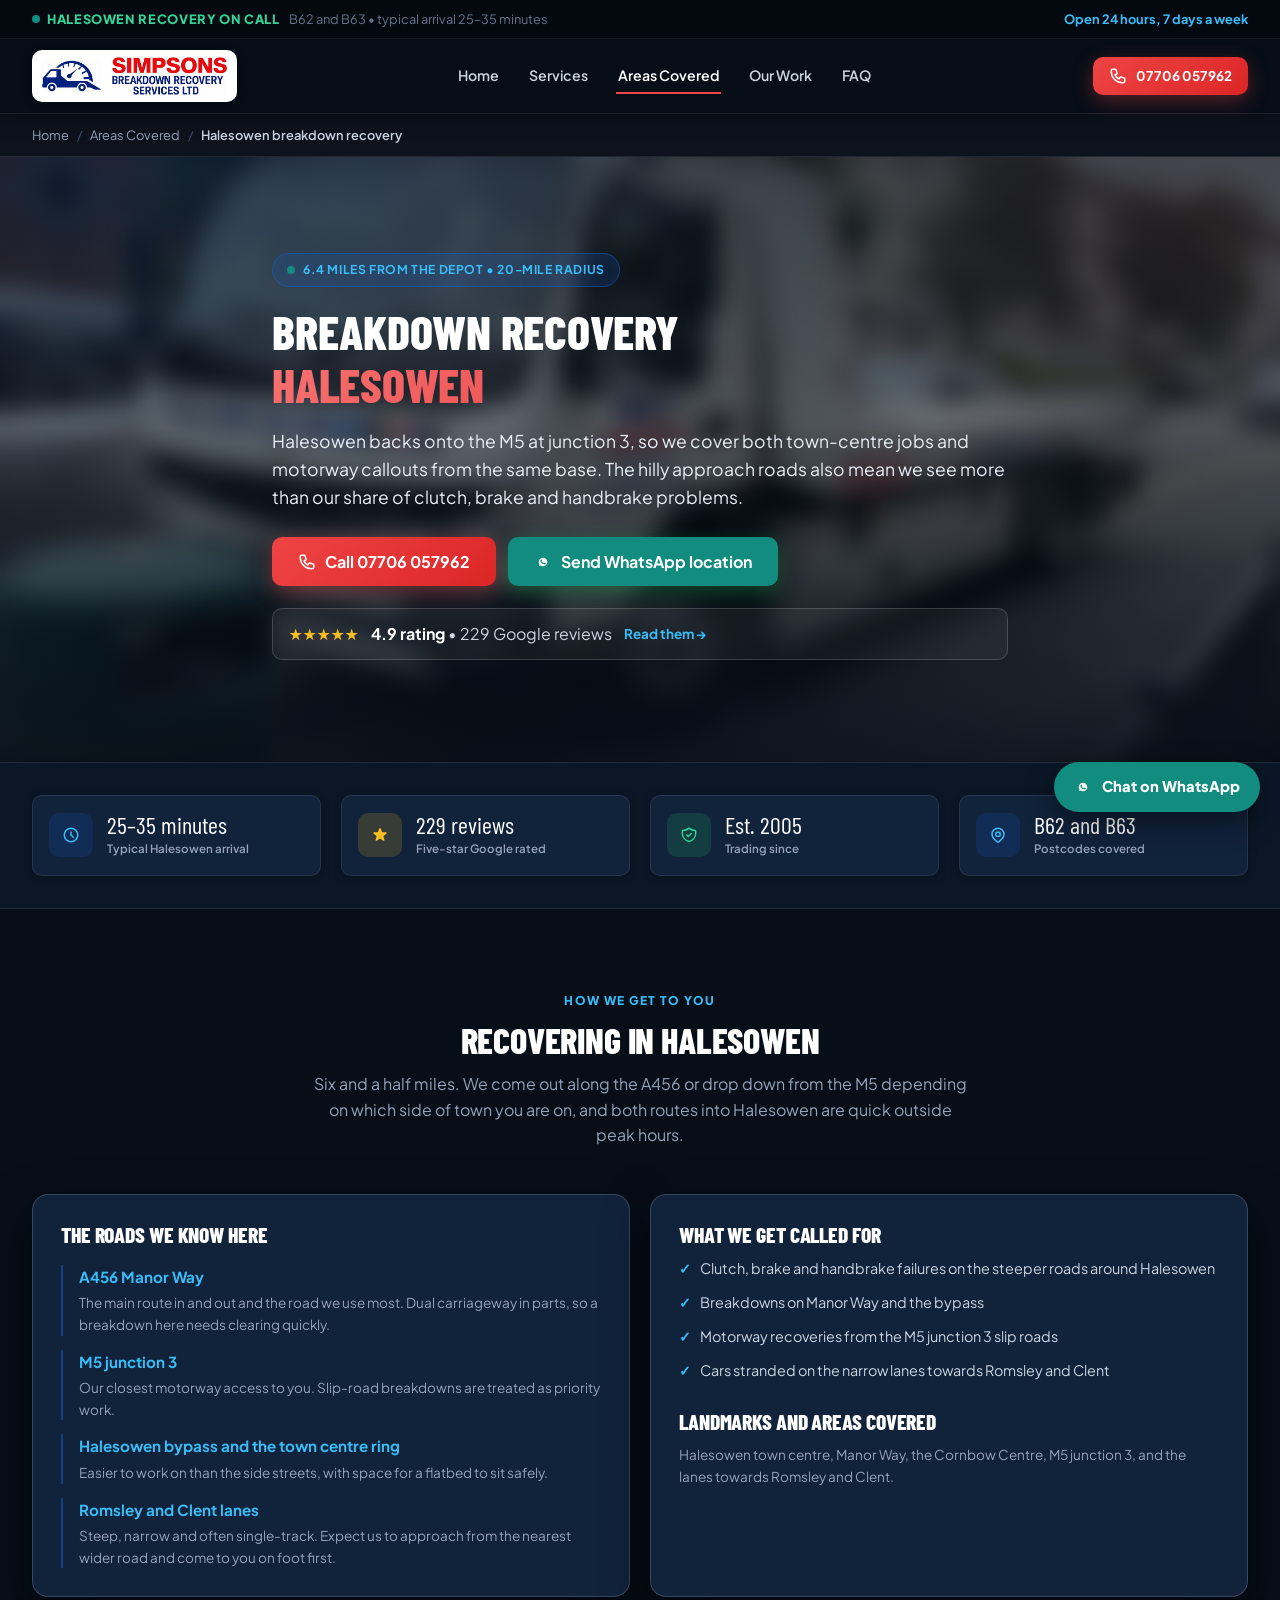
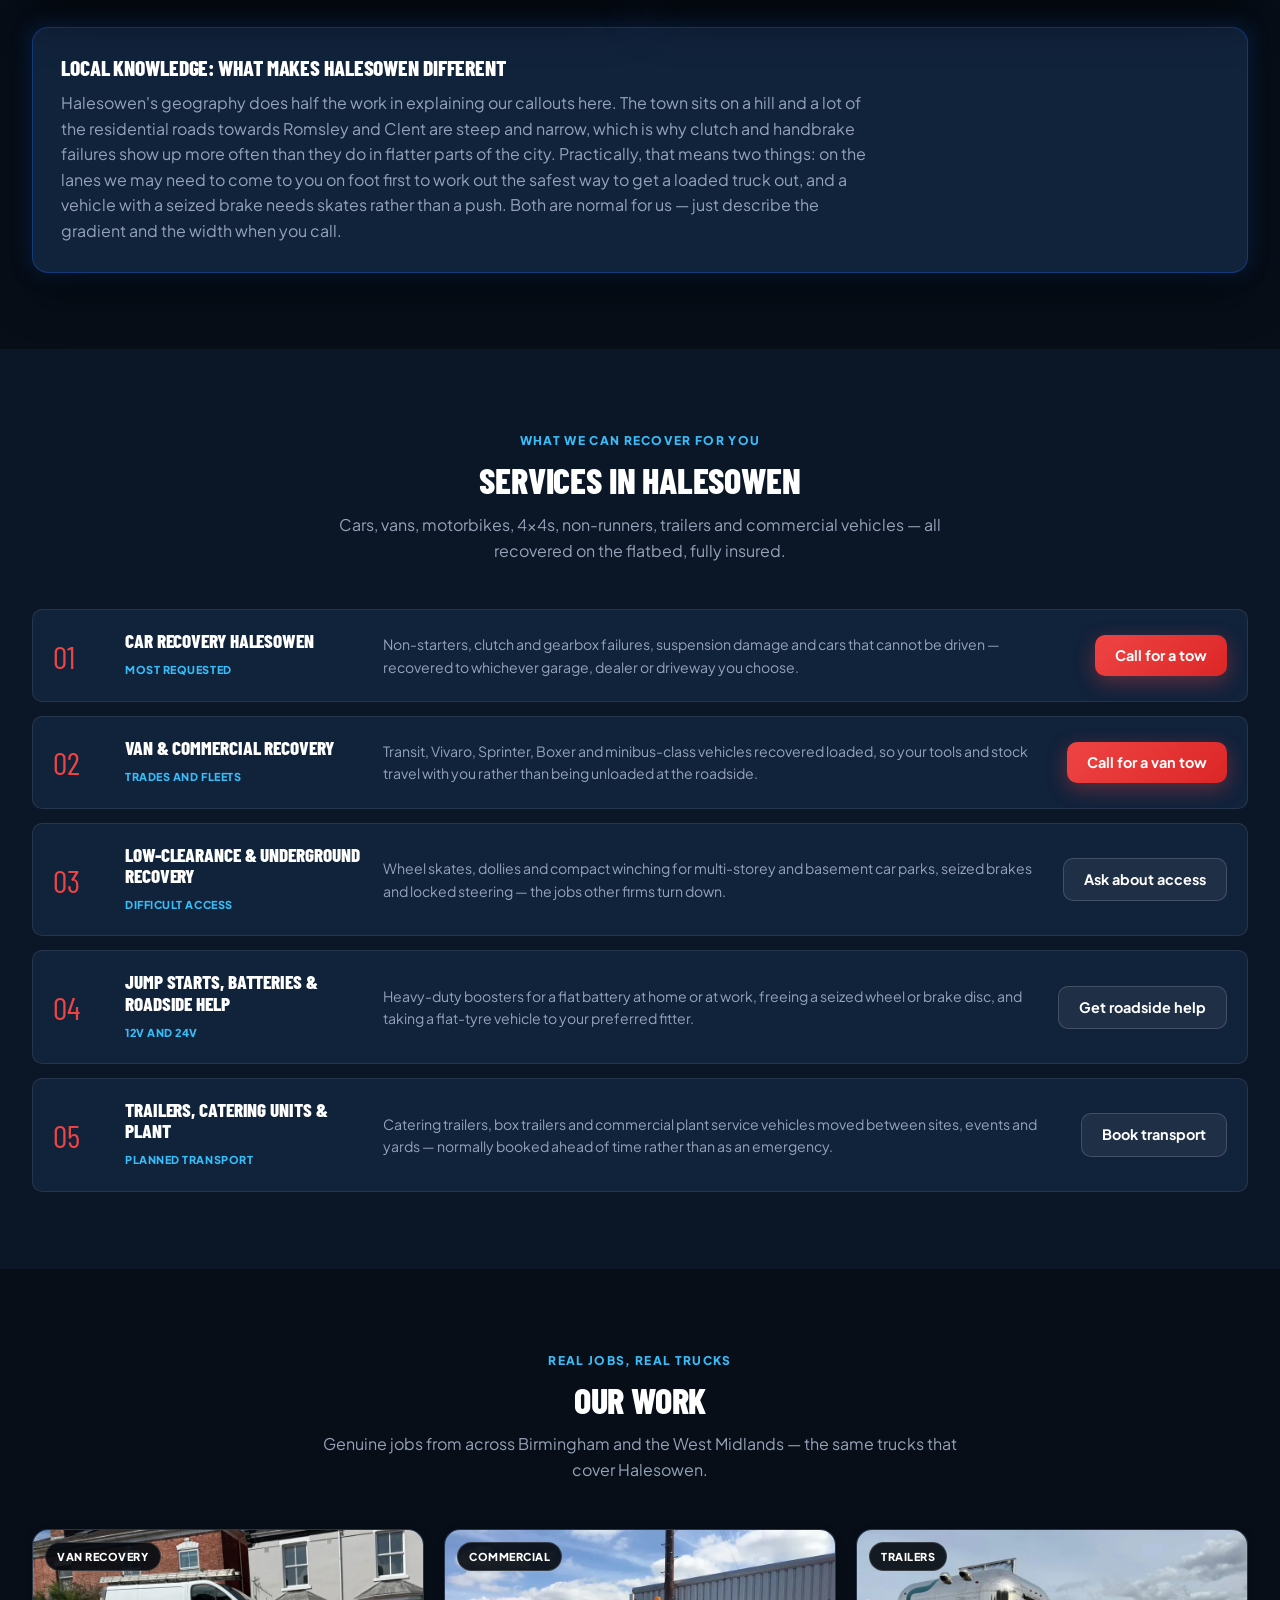
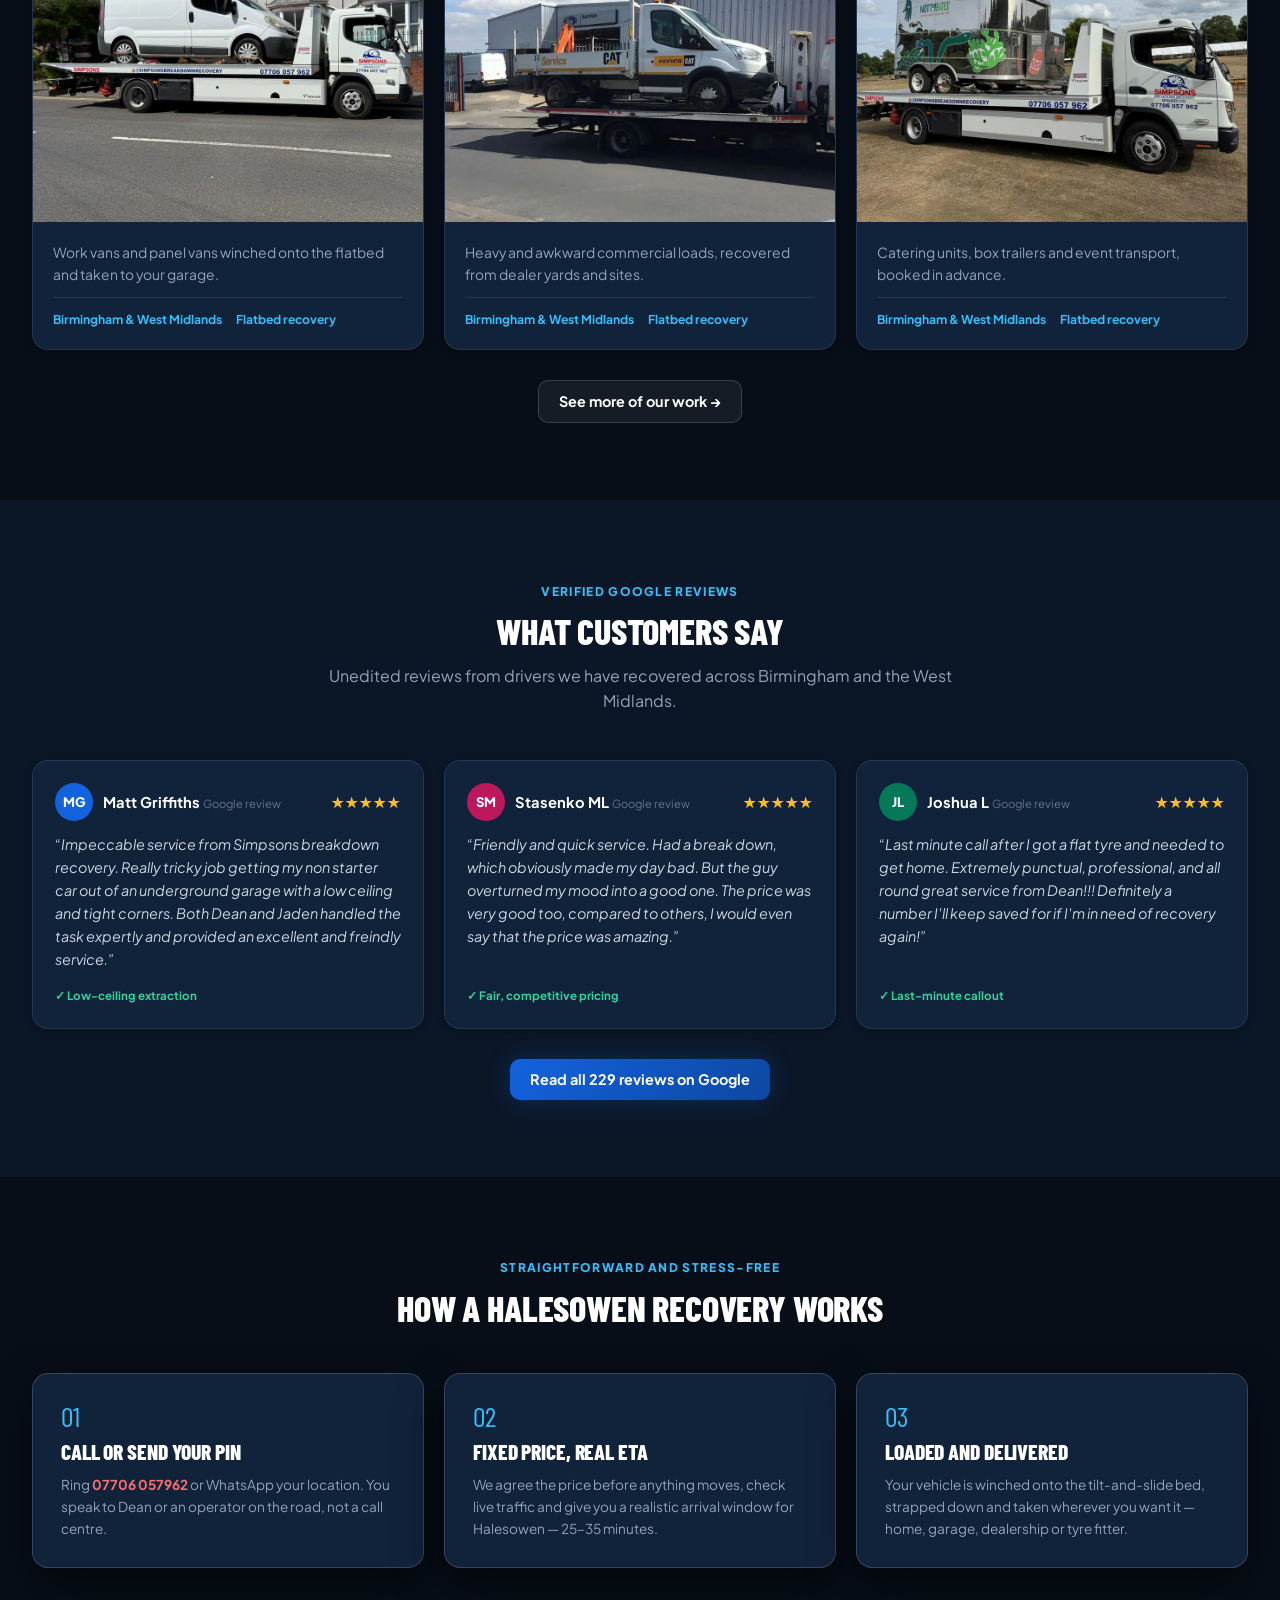
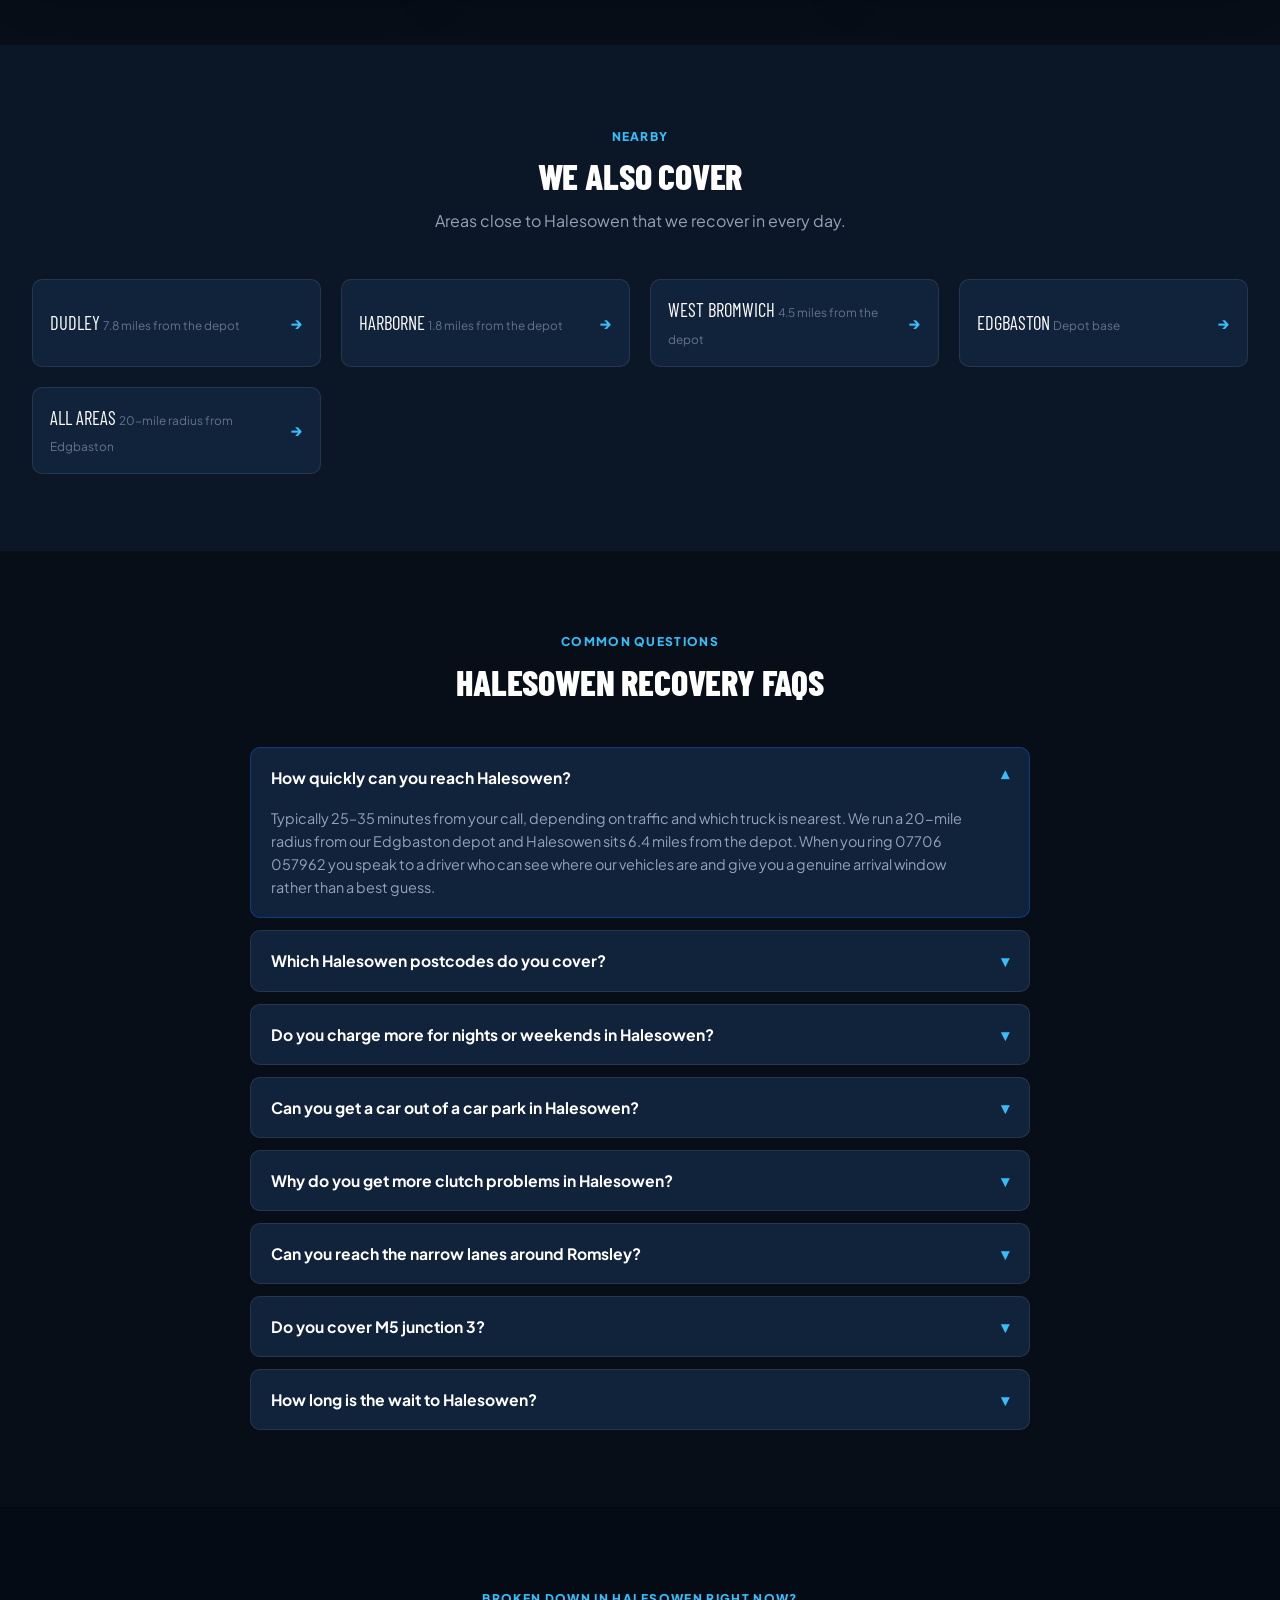
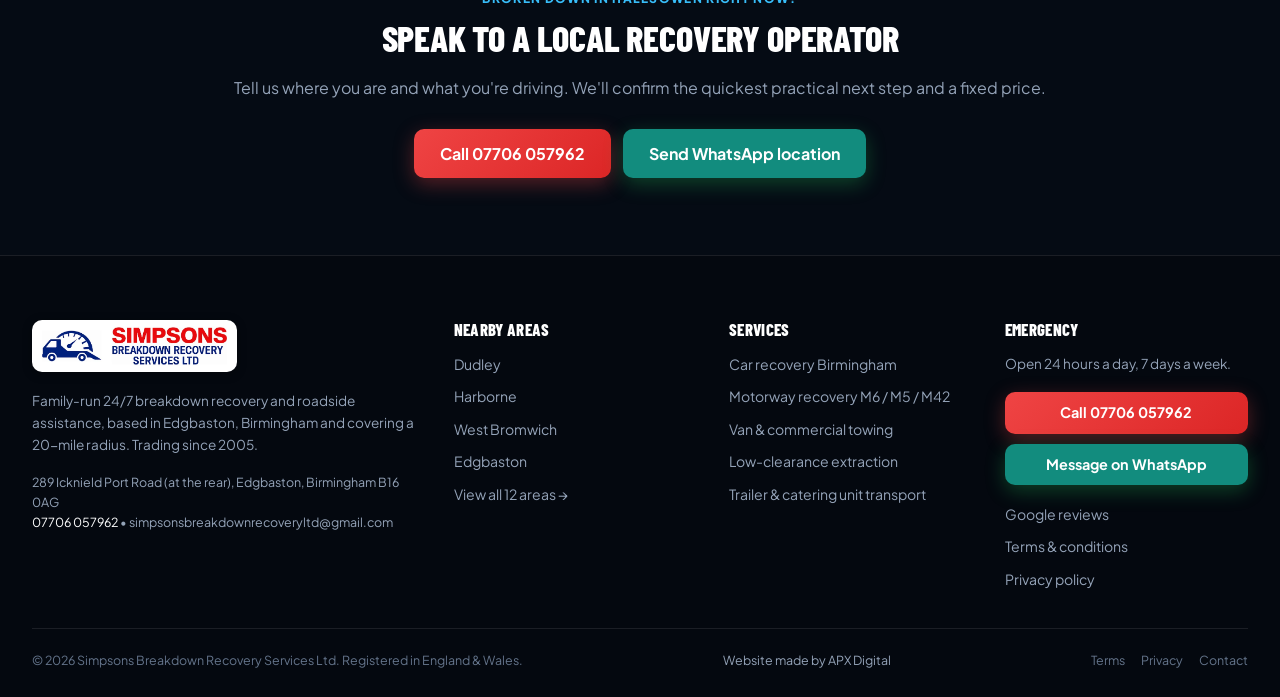
<file: areas/halesowen-breakdown-recovery.html>
<!DOCTYPE html>
<html lang="en-GB">
<head>
  <meta charset="UTF-8">
  <meta name="viewport" content="width=device-width, initial-scale=1">
  <title>Breakdown Recovery Halesowen | 24/7 Simpsons Recovery</title>
  <meta name="description" content="24/7 breakdown recovery in Halesowen. Typical arrival 25–35 minutes, fixed prices and 229 five-star reviews. Call Simpsons on 07706 057962.">

  <link rel="canonical" href="https://simpsonsbreakdownrecovery.co.uk/areas/halesowen-breakdown-recovery.html">
  <meta name="robots" content="index, follow">
  <meta name="googlebot" content="index, follow, max-image-preview:large, max-snippet:-1, max-video-preview:-1">
  <meta name="author" content="Simpsons Breakdown Recovery Services Ltd">
  <meta name="theme-color" content="#070e18">

  <!-- Geo signals -->
  <meta name="geo.region" content="GB-BIR">
  <meta name="geo.placename" content="Halesowen, Birmingham">
  <meta name="geo.position" content="52.4844;-1.9351">
  <meta name="ICBM" content="52.4844, -1.9351">

  <!-- Open Graph -->
  <meta property="og:type" content="website">
  <meta property="og:site_name" content="Simpsons Breakdown Recovery Services Ltd">
  <meta property="og:locale" content="en_GB">
  <meta property="og:title" content="Breakdown Recovery Halesowen | 24/7 Simpsons Recovery">
  <meta property="og:description" content="24/7 breakdown recovery in Halesowen. Typical arrival 25–35 minutes, fixed prices and 229 five-star reviews. Call Simpsons on 07706 057962.">
  <meta property="og:url" content="https://simpsonsbreakdownrecovery.co.uk/areas/halesowen-breakdown-recovery.html">
  <meta property="og:image" content="https://simpsonsbreakdownrecovery.co.uk/images/og-image.jpg">
  <meta property="og:image:width" content="1200">
  <meta property="og:image:height" content="630">
  <meta property="og:image:alt" content="Simpsons Breakdown Recovery Services Ltd — 24/7 breakdown recovery in Birmingham">

  <!-- Twitter / X -->
  <meta name="twitter:card" content="summary_large_image">
  <meta name="twitter:title" content="Breakdown Recovery Halesowen | 24/7 Simpsons Recovery">
  <meta name="twitter:description" content="24/7 breakdown recovery in Halesowen. Typical arrival 25–35 minutes, fixed prices and 229 five-star reviews. Call Simpsons on 07706 057962.">
  <meta name="twitter:image" content="https://simpsonsbreakdownrecovery.co.uk/images/og-image.jpg">
  <meta name="twitter:image:alt" content="Simpsons Breakdown Recovery Services Ltd — 24/7 breakdown recovery in Birmingham">

  <link rel="icon" href="../images/icon-32.png" sizes="32x32" type="image/png">
  <link rel="icon" href="../images/icon-512.png" sizes="512x512" type="image/png">
  <link rel="apple-touch-icon" href="../images/icon-180.png">
  <link rel="preload" as="image" href="../images/logo.webp">
  <link rel="preconnect" href="https://fonts.googleapis.com">
  <link rel="preconnect" href="https://fonts.gstatic.com" crossorigin>
  <link href="https://fonts.googleapis.com/css2?family=Barlow+Condensed:wght@700;800;900&family=Plus+Jakarta+Sans:wght@400;500;600;700;800&display=swap" rel="stylesheet">
  <link rel="stylesheet" href="../css/style.css">

  <!-- Google tag (gtag.js) — GA4 G-FZKR7KYQ15 -->
  <script async src="https://www.googletagmanager.com/gtag/js?id=G-FZKR7KYQ15"></script>
  <script>
    window.dataLayer = window.dataLayer || [];
    function gtag(){dataLayer.push(arguments);}
    gtag('js', new Date());

    gtag('config', 'G-FZKR7KYQ15');
  </script>

  <script type="application/ld+json">
{
  "@context": "https://schema.org",
  "@graph": [
    {
      "@type": [
        "AutoRepair",
        "EmergencyService"
      ],
      "@id": "https://simpsonsbreakdownrecovery.co.uk/areas/halesowen-breakdown-recovery.html#business",
      "name": "Simpsons Breakdown Recovery Services Ltd — Halesowen",
      "legalName": "Simpsons Breakdown Recovery Services Ltd",
      "url": "https://simpsonsbreakdownrecovery.co.uk/areas/halesowen-breakdown-recovery.html",
      "telephone": "+447706057962",
      "email": "simpsonsbreakdownrecoveryltd@gmail.com",
      "priceRange": "££",
      "currenciesAccepted": "GBP",
      "paymentAccepted": "Cash, Bank transfer, Card",
      "image": "https://simpsonsbreakdownrecovery.co.uk/images/work-van-recovery.webp",
      "logo": {
        "@type": "ImageObject",
        "url": "https://simpsonsbreakdownrecovery.co.uk/images/logo.webp",
        "width": 661,
        "height": 143
      },
      "foundingDate": "2005",
      "description": "Family-run 24/7 breakdown recovery, vehicle towing and roadside assistance covering Birmingham and the West Midlands within a 20-mile radius of the Edgbaston depot. Cars, vans, motorbikes, 4x4s, non-runners and trailers.",
      "address": {
        "@type": "PostalAddress",
        "streetAddress": "289 Icknield Port Road, At the rear",
        "addressLocality": "Edgbaston, Birmingham",
        "addressRegion": "West Midlands",
        "postalCode": "B16 0AG",
        "addressCountry": "GB"
      },
      "geo": {
        "@type": "GeoCoordinates",
        "latitude": "52.4844",
        "longitude": "-1.9351"
      },
      "hasMap": "https://maps.google.com/?cid=7538252664488705060",
      "openingHoursSpecification": [
        {
          "@type": "OpeningHoursSpecification",
          "dayOfWeek": [
            "Monday",
            "Tuesday",
            "Wednesday",
            "Thursday",
            "Friday",
            "Saturday",
            "Sunday"
          ],
          "opens": "00:00",
          "closes": "23:59"
        }
      ],
      "areaServed": {
        "@type": "AdministrativeArea",
        "name": "Halesowen"
      },
      "aggregateRating": {
        "@type": "AggregateRating",
        "ratingValue": "4.9",
        "reviewCount": "229",
        "bestRating": "5",
        "worstRating": "1"
      },
      "sameAs": [
        "https://x.com/SRecoveryl15565",
        "https://maps.google.com/?cid=7538252664488705060"
      ],
      "hasOfferCatalog": {
        "@type": "OfferCatalog",
        "name": "Breakdown recovery and vehicle transport services",
        "itemListElement": [
          {
            "@type": "Offer",
            "itemOffered": {
              "@type": "Service",
              "name": "Car recovery Birmingham",
              "description": "24/7 car recovery and towing for non-starters, clutch and gearbox failures, suspension damage and accident damage.",
              "areaServed": {
                "@type": "City",
                "name": "Birmingham"
              }
            }
          },
          {
            "@type": "Offer",
            "itemOffered": {
              "@type": "Service",
              "name": "Motorway recovery",
              "description": "Priority recovery from hard shoulders and emergency refuge areas on the M6, M5 and M42 and the A38(M).",
              "areaServed": {
                "@type": "City",
                "name": "Birmingham"
              }
            }
          },
          {
            "@type": "Offer",
            "itemOffered": {
              "@type": "Service",
              "name": "Van and commercial vehicle recovery",
              "description": "Loaded vans, minibuses and light commercial vehicles recovered with the load on board.",
              "areaServed": {
                "@type": "City",
                "name": "Birmingham"
              }
            }
          },
          {
            "@type": "Offer",
            "itemOffered": {
              "@type": "Service",
              "name": "Low-clearance and underground recovery",
              "description": "Wheel skates, dollies and compact winching for multi-storey and basement car parks, seized brakes and locked steering.",
              "areaServed": {
                "@type": "City",
                "name": "Birmingham"
              }
            }
          },
          {
            "@type": "Offer",
            "itemOffered": {
              "@type": "Service",
              "name": "Jump starts and flat batteries",
              "description": "12V and 24V jump starts at home, at work or at the roadside, plus flat-tyre transport.",
              "areaServed": {
                "@type": "City",
                "name": "Birmingham"
              }
            }
          },
          {
            "@type": "Offer",
            "itemOffered": {
              "@type": "Service",
              "name": "Trailer, catering unit and plant transport",
              "description": "Catering trailers, box trailers and commercial plant vehicles moved between sites and events.",
              "areaServed": {
                "@type": "City",
                "name": "Birmingham"
              }
            }
          },
          {
            "@type": "Offer",
            "itemOffered": {
              "@type": "Service",
              "name": "Accident and non-runner transport",
              "description": "Scene clearance, documented transport for insurance claims and movement of non-runners between garages.",
              "areaServed": {
                "@type": "City",
                "name": "Birmingham"
              }
            }
          }
        ]
      }
    },
    {
      "@type": "WebSite",
      "@id": "https://simpsonsbreakdownrecovery.co.uk/#website",
      "url": "https://simpsonsbreakdownrecovery.co.uk",
      "name": "Simpsons Breakdown Recovery Services Ltd",
      "inLanguage": "en-GB",
      "publisher": {
        "@id": "https://simpsonsbreakdownrecovery.co.uk/#business"
      }
    },
    {
      "@type": "WebPage",
      "@id": "https://simpsonsbreakdownrecovery.co.uk/areas/halesowen-breakdown-recovery.html#webpage",
      "url": "https://simpsonsbreakdownrecovery.co.uk/areas/halesowen-breakdown-recovery.html",
      "name": "Breakdown Recovery Halesowen | 24/7 Simpsons Recovery",
      "description": "24/7 breakdown recovery in Halesowen. Typical arrival 25–35 minutes, fixed prices and 229 five-star reviews. Call Simpsons on 07706 057962.",
      "isPartOf": {
        "@id": "https://simpsonsbreakdownrecovery.co.uk/#website"
      },
      "about": {
        "@id": "https://simpsonsbreakdownrecovery.co.uk/#business"
      },
      "inLanguage": "en-GB"
    },
    {
      "@type": "BreadcrumbList",
      "@id": "https://simpsonsbreakdownrecovery.co.uk/areas/halesowen-breakdown-recovery.html#breadcrumb",
      "itemListElement": [
        {
          "@type": "ListItem",
          "position": 1,
          "name": "Home",
          "item": "https://simpsonsbreakdownrecovery.co.uk/"
        },
        {
          "@type": "ListItem",
          "position": 2,
          "name": "Areas Covered",
          "item": "https://simpsonsbreakdownrecovery.co.uk/#areas"
        },
        {
          "@type": "ListItem",
          "position": 3,
          "name": "Halesowen breakdown recovery"
        }
      ]
    },
    {
      "@type": "FAQPage",
      "@id": "https://simpsonsbreakdownrecovery.co.uk/areas/halesowen-breakdown-recovery.html#faq",
      "mainEntity": [
        {
          "@type": "Question",
          "name": "How quickly can you reach Halesowen?",
          "acceptedAnswer": {
            "@type": "Answer",
            "text": "Typically 25–35 minutes from your call, depending on traffic and which truck is nearest. We run a 20-mile radius from our Edgbaston depot and Halesowen sits 6.4 miles from the depot. When you ring 07706 057962 you speak to a driver who can see where our vehicles are and give you a genuine arrival window rather than a best guess."
          }
        },
        {
          "@type": "Question",
          "name": "Which Halesowen postcodes do you cover?",
          "acceptedAnswer": {
            "@type": "Answer",
            "text": "We cover B62 and B63, along with the surrounding streets and the main routes through the area — the A456 Manor Way, M5 junction 3 and the Halesowen bypass. If you are just outside these postcodes, call with your location and we will tell you straight away whether we can get to you."
          }
        },
        {
          "@type": "Question",
          "name": "Do you charge more for nights or weekends in Halesowen?",
          "acceptedAnswer": {
            "@type": "Answer",
            "text": "No. We quote a fixed price before the truck is dispatched, whatever the hour. There is no after-hours loading added later, no hidden mileage surcharge, and no charge for getting a price from us."
          }
        },
        {
          "@type": "Question",
          "name": "Can you get a car out of a car park in Halesowen?",
          "acceptedAnswer": {
            "@type": "Answer",
            "text": "Yes. Multi-storey and basement car parks are one of our specialities. We carry low-profile wheel skates, dollies and compact winching equipment, so a vehicle that will not start or will not roll can be moved out without damage to the bodywork, the wheels or the building."
          }
        },
        {
          "@type": "Question",
          "name": "Why do you get more clutch problems in Halesowen?",
          "acceptedAnswer": {
            "@type": "Answer",
            "text": "Because of the hills. Stop-start driving on gradients puts far more load through a clutch, and the steep residential roads towards Romsley and Clent are hard on brakes and handbrakes as well. If your car will not roll because a brake has seized, tell us and we will bring skates."
          }
        },
        {
          "@type": "Question",
          "name": "Can you reach the narrow lanes around Romsley?",
          "acceptedAnswer": {
            "@type": "Answer",
            "text": "Usually yes, but we may need to walk to you first and work out the safest extraction, and we may not be able to get a loaded flatbed right to your door. Be ready for us to recover the vehicle to the nearest wider road before loading."
          }
        },
        {
          "@type": "Question",
          "name": "Do you cover M5 junction 3?",
          "acceptedAnswer": {
            "@type": "Answer",
            "text": "Yes, and it is our closest motorway access to Halesowen. Slip-road breakdowns are treated as priority. Get clear of the carriageway and call us with the junction and your direction of travel."
          }
        },
        {
          "@type": "Question",
          "name": "How long is the wait to Halesowen?",
          "acceptedAnswer": {
            "@type": "Answer",
            "text": "It is 6.4 miles from the depot, so typically 25 to 35 minutes. We will tell you where the nearest truck is rather than give you a number we cannot keep."
          }
        }
      ]
    }
  ]
}
  </script>
</head>
<body>

<a class="skip-link" href="#main">Skip to content</a>

<div class="ticker">
  <div class="shell ticker__inner">
    <div class="ticker__left">
      <span class="ticker__live"><span class="dot"></span> Halesowen recovery on call</span>
      <span class="ticker__detail">B62 and B63 &bull; typical arrival 25–35 minutes</span>
    </div>
    <span class="ticker__note">Open 24 hours, 7 days a week</span>
  </div>
</div>

<header class="site-header">
  <div class="shell site-header__inner">

    <a href="../index.html" class="brand" aria-label="Simpsons Breakdown Recovery Services Ltd — home">
      <span class="brand__plate">
        <img class="brand__logo" src="../images/logo.webp" width="661" height="143" alt="Simpsons Breakdown Recovery Services Ltd" fetchpriority="high" decoding="async">
      </span>
    </a>

    <nav class="nav" aria-label="Main">
      <a href="../index.html">Home</a>
      <a href="../index.html#services">Services</a>
      <a href="../index.html#areas" class="is-active">Areas Covered</a>
      <a href="../index.html#work">Our Work</a>
      <a href="../index.html#faq">FAQ</a>
    </nav>

    <div class="header-actions">
      <a href="tel:07706057962" class="btn btn--red btn--sm">
        <svg class="icon" fill="none" stroke="currentColor" viewBox="0 0 24 24" aria-hidden="true"><path stroke-linecap="round" stroke-linejoin="round" stroke-width="2" d="M3 5a2 2 0 012-2h3.28a1 1 0 01.948.684l1.498 4.493a1 1 0 01-.502 1.21l-2.257 1.13a11.042 11.042 0 005.516 5.516l1.13-2.257a1 1 0 011.21-.502l4.493 1.498a1 1 0 01.684.949V19a2 2 0 01-2 2h-1C9.716 21 3 14.284 3 6V5z"/></svg>
        <span class="nowrap">07706 057962</span>
      </a>
      <button class="menu-toggle" id="menuToggle" type="button" aria-label="Menu" aria-expanded="false" aria-controls="mobileNav">
        <span></span><span></span><span></span>
      </button>
    </div>
  </div>

  <nav class="mobile-nav" id="mobileNav" aria-label="Mobile">
    <a href="../index.html">Home</a>
    <a href="../index.html#services">Services</a>
    <a href="../index.html#areas">Areas Covered</a>
    <a href="../index.html#work">Our Work</a>
    <a href="../index.html#faq">FAQ</a>
    <div class="mobile-nav__cta">
      <a href="tel:07706057962" class="btn btn--red btn--block">Call 07706 057962</a>
    </div>
  </nav>
</header>

<main id="main">

  <nav class="breadcrumb" aria-label="Breadcrumb">
    <div class="shell breadcrumb__inner">
      <a href="../index.html">Home</a>
      <span class="breadcrumb__sep" aria-hidden="true">/</span>
      <a href="../index.html#areas">Areas Covered</a>
      <span class="breadcrumb__sep" aria-hidden="true">/</span>
      <span aria-current="page">Halesowen breakdown recovery</span>
    </div>
  </nav>

  <section class="hero">
    <div class="hero__bg" aria-hidden="true"></div>
    <div class="hero__scrim" aria-hidden="true"></div>

    <div class="shell hero__inner">
      <span class="pill"><span class="dot"></span> 6.4 miles from the depot &bull; 20-mile radius</span>

      <h1>Breakdown recovery <span class="hero__accent">Halesowen</span></h1>

      <p class="lead hero__lead">Halesowen backs onto the M5 at junction 3, so we cover both town-centre jobs and motorway callouts from the same base. The hilly approach roads also mean we see more than our share of clutch, brake and handbrake problems.</p>

      <div class="hero__cta">
        <a href="tel:07706057962" class="btn btn--red btn--lg">
          <svg class="icon" fill="none" stroke="currentColor" viewBox="0 0 24 24" aria-hidden="true"><path stroke-linecap="round" stroke-linejoin="round" stroke-width="2" d="M3 5a2 2 0 012-2h3.28a1 1 0 01.948.684l1.498 4.493a1 1 0 01-.502 1.21l-2.257 1.13a11.042 11.042 0 005.516 5.516l1.13-2.257a1 1 0 011.21-.502l4.493 1.498a1 1 0 01.684.949V19a2 2 0 01-2 2h-1C9.716 21 3 14.284 3 6V5z"/></svg>
          Call 07706 057962
        </a>
        <a href="https://wa.me/447706057962?text=Hello%20Simpsons%20Recovery,%20I%20have%20broken%20down%20in%20Halesowen.%20Here%20is%20my%20location:" target="_blank" rel="noopener" class="btn btn--green btn--lg">
          <svg class="icon" fill="currentColor" viewBox="0 0 24 24" aria-hidden="true"><path d="M12.03 6.17c-3.18 0-5.76 2.59-5.76 5.77 0 1.3.38 2.27 1.02 3.28l-.58 2.13 2.18-.57c.98.58 1.91.93 3.14.93 3.18 0 5.77-2.59 5.77-5.77 0-3.19-2.58-5.77-5.77-5.77zm3.39 8.24c-.14.4-.84.77-1.17.82-.3.05-.68.06-1.09-.07-.25-.08-.58-.19-.99-.36-1.74-.75-2.87-2.5-2.96-2.62-.09-.11-.71-.94-.71-1.79s.45-1.27.61-1.45c.16-.17.35-.22.46-.22h.33c.11 0 .25-.04.39.3.14.35.49 1.2.53 1.29.04.09.07.19.01.3-.06.12-.09.19-.17.29l-.26.3c-.09.09-.18.18-.08.36.1.17.45.74.96 1.2.66.59 1.22.77 1.4.86.17.09.27.07.37-.04.1-.12.43-.51.55-.68.12-.17.23-.14.39-.09.16.06 1.01.48 1.18.56.17.09.29.13.33.2.05.07.05.42-.1.83z"/></svg>
          Send WhatsApp location
        </a>
      </div>

      <a class="review-badge" href="https://share.google/FIO6KZSxKO3p8ohXX" target="_blank" rel="noopener">
        <span class="stars" aria-hidden="true">★★★★★</span>
        <span><strong style="color:#fff">4.9 rating</strong> &bull; 229 Google reviews</span>
        <span class="review-badge__link">Read them &rarr;</span>
      </a>
    </div>
  </section>

  <section class="metrics">
    <div class="shell grid grid-4">
      <div class="metric">
        <span class="metric__icon">
          <svg class="icon" fill="none" stroke="currentColor" viewBox="0 0 24 24" aria-hidden="true"><path stroke-linecap="round" stroke-linejoin="round" stroke-width="2" d="M12 8v4l3 3m6-3a9 9 0 11-18 0 9 9 0 0118 0z"/></svg>
        </span>
        <span>
          <span class="metric__value">25–35 minutes</span>
          <span class="metric__label">Typical Halesowen arrival</span>
        </span>
      </div>
      <div class="metric">
        <span class="metric__icon metric__icon--amber">
          <svg class="icon" fill="currentColor" viewBox="0 0 20 20" aria-hidden="true"><path d="M9.05 2.93c.3-.92 1.6-.92 1.9 0l1.07 3.29a1 1 0 00.95.69h3.46c.97 0 1.37 1.24.59 1.81l-2.8 2.03a1 1 0 00-.36 1.12l1.07 3.29c.3.92-.76 1.69-1.54 1.12l-2.8-2.03a1 1 0 00-1.18 0l-2.8 2.03c-.78.57-1.84-.2-1.54-1.12l1.07-3.29a1 1 0 00-.36-1.12L2.98 8.72c-.78-.57-.38-1.81.59-1.81h3.46a1 1 0 00.95-.69l1.07-3.29z"/></svg>
        </span>
        <span>
          <span class="metric__value">229 reviews</span>
          <span class="metric__label">Five-star Google rated</span>
        </span>
      </div>
      <div class="metric">
        <span class="metric__icon metric__icon--green">
          <svg class="icon" fill="none" stroke="currentColor" viewBox="0 0 24 24" aria-hidden="true"><path stroke-linecap="round" stroke-linejoin="round" stroke-width="2" d="M9 12l2 2 4-4m5.6-4A12 12 0 0112 2.9 12 12 0 013.4 6 12 12 0 003 9c0 5.6 3.8 10.3 9 11.6 5.2-1.3 9-6 9-11.6 0-1-.1-2-.4-3z"/></svg>
        </span>
        <span>
          <span class="metric__value">Est. 2005</span>
          <span class="metric__label">Trading since</span>
        </span>
      </div>
      <div class="metric">
        <span class="metric__icon">
          <svg class="icon" fill="none" stroke="currentColor" viewBox="0 0 24 24" aria-hidden="true"><path stroke-linecap="round" stroke-linejoin="round" stroke-width="2" d="M17.7 16.7L13.4 20.9a2 2 0 01-2.8 0l-4.3-4.2a8 8 0 1111.4 0z"/><path stroke-linecap="round" stroke-linejoin="round" stroke-width="2" d="M15 11a3 3 0 11-6 0 3 3 0 016 0z"/></svg>
        </span>
        <span>
          <span class="metric__value">B62 and B63</span>
          <span class="metric__label">Postcodes covered</span>
        </span>
      </div>
    </div>
  </section>

  <section class="section">
    <div class="shell">
      <div class="section-head">
        <span class="eyebrow">How we get to you</span>
        <h2>Recovering in Halesowen</h2>
        <p class="muted">Six and a half miles. We come out along the A456 or drop down from the M5 depending on which side of town you are on, and both routes into Halesowen are quick outside peak hours.</p>
      </div>

      <div class="grid grid-2">
        <article class="panel">
          <h3 class="mb-md">The roads we know here</h3>
          <ul class="route-list">
          <li>
            <strong class="text-cyan">A456 Manor Way</strong>
            <span class="muted small">The main route in and out and the road we use most. Dual carriageway in parts, so a breakdown here needs clearing quickly.</span>
          </li>
          <li>
            <strong class="text-cyan">M5 junction 3</strong>
            <span class="muted small">Our closest motorway access to you. Slip-road breakdowns are treated as priority work.</span>
          </li>
          <li>
            <strong class="text-cyan">Halesowen bypass and the town centre ring</strong>
            <span class="muted small">Easier to work on than the side streets, with space for a flatbed to sit safely.</span>
          </li>
          <li>
            <strong class="text-cyan">Romsley and Clent lanes</strong>
            <span class="muted small">Steep, narrow and often single-track. Expect us to approach from the nearest wider road and come to you on foot first.</span>
          </li>
          </ul>
        </article>

        <article class="panel">
          <h3 class="mb-sm">What we get called for</h3>
          <ul class="check-list mb-lg">
            <li>Clutch, brake and handbrake failures on the steeper roads around Halesowen</li>
            <li>Breakdowns on Manor Way and the bypass</li>
            <li>Motorway recoveries from the M5 junction 3 slip roads</li>
            <li>Cars stranded on the narrow lanes towards Romsley and Clent</li>
          </ul>
          <h3 class="mb-sm">Landmarks and areas covered</h3>
          <p class="muted small mb-0">Halesowen town centre, Manor Way, the Cornbow Centre, M5 junction 3, and the lanes towards Romsley and Clent.</p>
        </article>
      </div>

      <div class="panel panel--glow mt-lg">
        <h3 class="mb-sm">Local knowledge: what makes Halesowen different</h3>
        <p class="muted mb-0">Halesowen's geography does half the work in explaining our callouts here. The town sits on a hill and a lot of the residential roads towards Romsley and Clent are steep and narrow, which is why clutch and handbrake failures show up more often than they do in flatter parts of the city. Practically, that means two things: on the lanes we may need to come to you on foot first to work out the safest way to get a loaded truck out, and a vehicle with a seized brake needs skates rather than a push. Both are normal for us — just describe the gradient and the width when you call.</p>
      </div>
    </div>
  </section>

  <section class="section section--alt">
    <div class="shell">
      <div class="section-head">
        <span class="eyebrow">What we can recover for you</span>
        <h2>Services in Halesowen</h2>
        <p class="muted">Cars, vans, motorbikes, 4x4s, non-runners, trailers and commercial vehicles — all recovered on the flatbed, fully insured.</p>
      </div>

      <div class="stack">
        <article class="service-row">
          <div class="service-row__num">01</div>
          <div class="service-row__name">
            <h3>Car recovery Halesowen</h3>
            <span class="service-row__tag">Most requested</span>
          </div>
          <p class="service-row__desc">Non-starters, clutch and gearbox failures, suspension damage and cars that cannot be driven — recovered to whichever garage, dealer or driveway you choose.</p>
          <div class="service-row__cta"><a href="tel:07706057962" class="btn btn--red">Call for a tow</a></div>
        </article>

        <article class="service-row">
          <div class="service-row__num">02</div>
          <div class="service-row__name">
            <h3>Van &amp; commercial recovery</h3>
            <span class="service-row__tag">Trades and fleets</span>
          </div>
          <p class="service-row__desc">Transit, Vivaro, Sprinter, Boxer and minibus-class vehicles recovered loaded, so your tools and stock travel with you rather than being unloaded at the roadside.</p>
          <div class="service-row__cta"><a href="tel:07706057962" class="btn btn--red">Call for a van tow</a></div>
        </article>

        <article class="service-row">
          <div class="service-row__num">03</div>
          <div class="service-row__name">
            <h3>Low-clearance &amp; underground recovery</h3>
            <span class="service-row__tag">Difficult access</span>
          </div>
          <p class="service-row__desc">Wheel skates, dollies and compact winching for multi-storey and basement car parks, seized brakes and locked steering — the jobs other firms turn down.</p>
          <div class="service-row__cta"><a href="../index.html#contact" class="btn btn--ghost">Ask about access</a></div>
        </article>

        <article class="service-row">
          <div class="service-row__num">04</div>
          <div class="service-row__name">
            <h3>Jump starts, batteries &amp; roadside help</h3>
            <span class="service-row__tag">12V and 24V</span>
          </div>
          <p class="service-row__desc">Heavy-duty boosters for a flat battery at home or at work, freeing a seized wheel or brake disc, and taking a flat-tyre vehicle to your preferred fitter.</p>
          <div class="service-row__cta"><a href="tel:07706057962" class="btn btn--ghost">Get roadside help</a></div>
        </article>

        <article class="service-row">
          <div class="service-row__num">05</div>
          <div class="service-row__name">
            <h3>Trailers, catering units &amp; plant</h3>
            <span class="service-row__tag">Planned transport</span>
          </div>
          <p class="service-row__desc">Catering trailers, box trailers and commercial plant service vehicles moved between sites, events and yards — normally booked ahead of time rather than as an emergency.</p>
          <div class="service-row__cta"><a href="tel:07706057962" class="btn btn--ghost">Book transport</a></div>
        </article>
      </div>
    </div>
  </section>

  <section class="section">
    <div class="shell">
      <div class="section-head">
        <span class="eyebrow">Real jobs, real trucks</span>
        <h2>Our work</h2>
        <p class="muted">Genuine jobs from across Birmingham and the West Midlands — the same trucks that cover Halesowen.</p>
      </div>

      <div class="grid grid-3">
        <article class="work-card">
          <div class="work-card__media">
            <img src="../images/work-van-recovery.webp" width="1100" height="1100" loading="lazy" decoding="async"
                 alt="Simpsons Breakdown Recovery flatbed loading a white Renault Trafic work van in Birmingham">
            <span class="work-card__badge">Van recovery</span>
          </div>
          <div class="work-card__body">
            <p>Work vans and panel vans winched onto the flatbed and taken to your garage.</p>
            <div class="work-card__meta"><span>Birmingham &amp; West Midlands</span><span>Flatbed recovery</span></div>
          </div>
        </article>
        <article class="work-card">
          <div class="work-card__media">
            <img src="../images/work-cat-service-truck.webp" width="960" height="720" loading="lazy" decoding="async"
                 alt="Plant service truck with a mounted crane loaded on a Simpsons flatbed recovery truck">
            <span class="work-card__badge">Commercial</span>
          </div>
          <div class="work-card__body">
            <p>Heavy and awkward commercial loads, recovered from dealer yards and sites.</p>
            <div class="work-card__meta"><span>Birmingham &amp; West Midlands</span><span>Flatbed recovery</span></div>
          </div>
        </article>
        <article class="work-card">
          <div class="work-card__media">
            <img src="../images/work-trailer-load.webp" width="1100" height="1100" loading="lazy" decoding="async"
                 alt="Catering trailer loaded on a Simpsons Breakdown Recovery flatbed at a showground">
            <span class="work-card__badge">Trailers</span>
          </div>
          <div class="work-card__body">
            <p>Catering units, box trailers and event transport, booked in advance.</p>
            <div class="work-card__meta"><span>Birmingham &amp; West Midlands</span><span>Flatbed recovery</span></div>
          </div>
        </article>
      </div>

      <div class="center mt-lg">
        <a href="../index.html#work" class="btn btn--ghost">See more of our work &rarr;</a>
      </div>
    </div>
  </section>

  <section class="section section--alt">
    <div class="shell">
      <div class="section-head">
        <span class="eyebrow">Verified Google reviews</span>
        <h2>What customers say</h2>
        <p class="muted">Unedited reviews from drivers we have recovered across Birmingham and the West Midlands.</p>
      </div>

      <div class="grid grid-3">
        <article class="review">
          <div>
            <div class="review__head">
              <div class="review__who">
                <span class="avatar">MG</span>
                <span>
                  <span class="review__name">Matt Griffiths</span>
                  <span class="review__source">Google review</span>
                </span>
              </div>
              <span class="stars" aria-hidden="true">★★★★★</span>
            </div>
            <p class="review__quote">“Impeccable service from Simpsons breakdown recovery. Really tricky job getting my non starter car out of an underground garage with a low ceiling and tight corners. Both Dean and Jaden handled the task expertly and provided an excellent and freindly service.”</p>
          </div>
          <span class="review__tag">✓ Low-ceiling extraction</span>
        </article>

        <article class="review">
          <div>
            <div class="review__head">
              <div class="review__who">
                <span class="avatar" style="background:#be185d">SM</span>
                <span>
                  <span class="review__name">Stasenko ML</span>
                  <span class="review__source">Google review</span>
                </span>
              </div>
              <span class="stars" aria-hidden="true">★★★★★</span>
            </div>
            <p class="review__quote">“Friendly and quick service. Had a break down, which obviously made my day bad. But the guy overturned my mood into a good one. The price was very good too, compared to others, I would even say that the price was amazing.”</p>
          </div>
          <span class="review__tag">✓ Fair, competitive pricing</span>
        </article>

        <article class="review">
          <div>
            <div class="review__head">
              <div class="review__who">
                <span class="avatar" style="background:#047857">JL</span>
                <span>
                  <span class="review__name">Joshua L</span>
                  <span class="review__source">Google review</span>
                </span>
              </div>
              <span class="stars" aria-hidden="true">★★★★★</span>
            </div>
            <p class="review__quote">“Last minute call after I got a flat tyre and needed to get home. Extremely punctual, professional, and all round great service from Dean!!! Definitely a number I'll keep saved for if I'm in need of recovery again!”</p>
          </div>
          <span class="review__tag">✓ Last-minute callout</span>
        </article>
      </div>

      <div class="center mt-lg">
        <a href="https://share.google/FIO6KZSxKO3p8ohXX" target="_blank" rel="noopener" class="btn btn--blue">Read all 229 reviews on Google</a>
      </div>
    </div>
  </section>

  <section class="section">
    <div class="shell">
      <div class="section-head">
        <span class="eyebrow">Straightforward and stress-free</span>
        <h2>How a Halesowen recovery works</h2>
      </div>

      <div class="grid grid-3">
        <article class="panel">
          <div class="stat__value mb-sm">01</div>
          <h3 class="mb-sm">Call or send your pin</h3>
          <p class="muted small mb-0">Ring <a href="tel:07706057962" class="text-red"><strong>07706 057962</strong></a> or WhatsApp your location. You speak to Dean or an operator on the road, not a call centre.</p>
        </article>
        <article class="panel">
          <div class="stat__value mb-sm">02</div>
          <h3 class="mb-sm">Fixed price, real ETA</h3>
          <p class="muted small mb-0">We agree the price before anything moves, check live traffic and give you a realistic arrival window for Halesowen — 25–35 minutes.</p>
        </article>
        <article class="panel">
          <div class="stat__value mb-sm">03</div>
          <h3 class="mb-sm">Loaded and delivered</h3>
          <p class="muted small mb-0">Your vehicle is winched onto the tilt-and-slide bed, strapped down and taken wherever you want it — home, garage, dealership or tyre fitter.</p>
        </article>
      </div>
    </div>
  </section>

  <section class="section section--alt">
    <div class="shell">
      <div class="section-head">
        <span class="eyebrow">Nearby</span>
        <h2>We also cover</h2>
        <p class="muted">Areas close to Halesowen that we recover in every day.</p>
      </div>

      <div class="grid grid-4">
        <a class="area-tile" href="dudley-breakdown-recovery.html">
          <span>
            <span class="area-tile__name">Dudley</span>
            <span class="area-tile__meta">7.8 miles from the depot</span>
          </span>
          <span class="area-tile__arrow" aria-hidden="true">&rarr;</span>
        </a>
        <a class="area-tile" href="harborne-breakdown-recovery.html">
          <span>
            <span class="area-tile__name">Harborne</span>
            <span class="area-tile__meta">1.8 miles from the depot</span>
          </span>
          <span class="area-tile__arrow" aria-hidden="true">&rarr;</span>
        </a>
        <a class="area-tile" href="west-bromwich-breakdown-recovery.html">
          <span>
            <span class="area-tile__name">West Bromwich</span>
            <span class="area-tile__meta">4.5 miles from the depot</span>
          </span>
          <span class="area-tile__arrow" aria-hidden="true">&rarr;</span>
        </a>
        <a class="area-tile" href="edgbaston-breakdown-recovery.html">
          <span>
            <span class="area-tile__name">Edgbaston</span>
            <span class="area-tile__meta">Depot base</span>
          </span>
          <span class="area-tile__arrow" aria-hidden="true">&rarr;</span>
        </a>
        <a class="area-tile" href="../index.html#areas">
          <span>
            <span class="area-tile__name">All areas</span>
            <span class="area-tile__meta">20-mile radius from Edgbaston</span>
          </span>
          <span class="area-tile__arrow" aria-hidden="true">&rarr;</span>
        </a>
      </div>
    </div>
  </section>

  <section class="section">
    <div class="shell">
      <div class="section-head">
        <span class="eyebrow">Common questions</span>
        <h2>Halesowen recovery FAQs</h2>
      </div>

      <div class="faq">
        <div class="faq__item is-open">
          <button class="faq__q" type="button">
            <span>How quickly can you reach Halesowen?</span>
            <span class="faq__chev" aria-hidden="true">▾</span>
          </button>
          <div class="faq__a"><div><p>Typically 25–35 minutes from your call, depending on traffic and which truck is nearest. We run a 20-mile radius from our Edgbaston depot and Halesowen sits 6.4 miles from the depot. When you ring 07706 057962 you speak to a driver who can see where our vehicles are and give you a genuine arrival window rather than a best guess.</p></div></div>
        </div>
        <div class="faq__item">
          <button class="faq__q" type="button">
            <span>Which Halesowen postcodes do you cover?</span>
            <span class="faq__chev" aria-hidden="true">▾</span>
          </button>
          <div class="faq__a"><div><p>We cover B62 and B63, along with the surrounding streets and the main routes through the area — the A456 Manor Way, M5 junction 3 and the Halesowen bypass. If you are just outside these postcodes, call with your location and we will tell you straight away whether we can get to you.</p></div></div>
        </div>
        <div class="faq__item">
          <button class="faq__q" type="button">
            <span>Do you charge more for nights or weekends in Halesowen?</span>
            <span class="faq__chev" aria-hidden="true">▾</span>
          </button>
          <div class="faq__a"><div><p>No. We quote a fixed price before the truck is dispatched, whatever the hour. There is no after-hours loading added later, no hidden mileage surcharge, and no charge for getting a price from us.</p></div></div>
        </div>
        <div class="faq__item">
          <button class="faq__q" type="button">
            <span>Can you get a car out of a car park in Halesowen?</span>
            <span class="faq__chev" aria-hidden="true">▾</span>
          </button>
          <div class="faq__a"><div><p>Yes. Multi-storey and basement car parks are one of our specialities. We carry low-profile wheel skates, dollies and compact winching equipment, so a vehicle that will not start or will not roll can be moved out without damage to the bodywork, the wheels or the building.</p></div></div>
        </div>
        <div class="faq__item">
          <button class="faq__q" type="button">
            <span>Why do you get more clutch problems in Halesowen?</span>
            <span class="faq__chev" aria-hidden="true">▾</span>
          </button>
          <div class="faq__a"><div><p>Because of the hills. Stop-start driving on gradients puts far more load through a clutch, and the steep residential roads towards Romsley and Clent are hard on brakes and handbrakes as well. If your car will not roll because a brake has seized, tell us and we will bring skates.</p></div></div>
        </div>
        <div class="faq__item">
          <button class="faq__q" type="button">
            <span>Can you reach the narrow lanes around Romsley?</span>
            <span class="faq__chev" aria-hidden="true">▾</span>
          </button>
          <div class="faq__a"><div><p>Usually yes, but we may need to walk to you first and work out the safest extraction, and we may not be able to get a loaded flatbed right to your door. Be ready for us to recover the vehicle to the nearest wider road before loading.</p></div></div>
        </div>
        <div class="faq__item">
          <button class="faq__q" type="button">
            <span>Do you cover M5 junction 3?</span>
            <span class="faq__chev" aria-hidden="true">▾</span>
          </button>
          <div class="faq__a"><div><p>Yes, and it is our closest motorway access to Halesowen. Slip-road breakdowns are treated as priority. Get clear of the carriageway and call us with the junction and your direction of travel.</p></div></div>
        </div>
        <div class="faq__item">
          <button class="faq__q" type="button">
            <span>How long is the wait to Halesowen?</span>
            <span class="faq__chev" aria-hidden="true">▾</span>
          </button>
          <div class="faq__a"><div><p>It is 6.4 miles from the depot, so typically 25 to 35 minutes. We will tell you where the nearest truck is rather than give you a number we cannot keep.</p></div></div>
        </div>
      </div>
    </div>
  </section>

  <section class="section section--deep">
    <div class="shell center">
      <span class="eyebrow">Broken down in Halesowen right now?</span>
      <h2 class="mb-md">Speak to a local recovery operator</h2>
      <p class="muted mb-lg">Tell us where you are and what you're driving. We'll confirm the quickest practical next step and a fixed price.</p>
      <div class="row" style="justify-content:center">
        <a href="tel:07706057962" class="btn btn--red btn--lg">Call 07706 057962</a>
        <a href="https://wa.me/447706057962?text=Hello%20Simpsons%20Recovery,%20I%20have%20broken%20down%20in%20Halesowen.%20Here%20is%20my%20location:" target="_blank" rel="noopener" class="btn btn--green btn--lg">Send WhatsApp location</a>
      </div>
    </div>
  </section>

</main>

<div class="modal" id="legalModal" role="dialog" aria-modal="true" aria-hidden="true">
  <div class="modal__box">
    <button class="modal__close" type="button" data-close-legal aria-label="Close">&times;</button>
    <h3 id="legalTitle" class="mb-md">Terms &amp; conditions</h3>
    <div class="muted small">
      <h4 class="mb-sm">Terms of service</h4>
      <p class="mb-md">
        Simpsons Breakdown Recovery Services Ltd provides 24/7 vehicle recovery, towing and roadside
        assistance across Birmingham and the surrounding 20-mile radius. Prices are agreed before the
        recovery vehicle is dispatched. Customers must ensure the vehicle is accessible and that keys are
        available. Any specific hazard — locked steering, seized wheels, severe damage or restricted
        clearance — must be disclosed when booking. Once a truck has been dispatched, a call-out charge may
        apply if the job is cancelled.
      </p>
      <h4 class="mb-sm">Privacy policy</h4>
      <p class="mb-0">
        We collect only the information needed to carry out a recovery: your name, contact number, vehicle
        registration and location details. That information is used for dispatch, invoicing and our own
        records, and is never sold or passed to marketing lists. Data is held in line with UK GDPR. For any
        query or deletion request, email
        <a href="mailto:simpsonsbreakdownrecoveryltd@gmail.com" class="text-cyan">simpsonsbreakdownrecoveryltd@gmail.com</a>.
      </p>
    </div>
  </div>
</div>

<footer class="site-footer">
  <div class="shell">
    <div class="footer-grid">
      <div class="footer-col">
        <a href="../index.html" class="brand mb-md" aria-label="Simpsons Breakdown Recovery — home">
          <span class="brand__plate">
            <img class="brand__logo" src="../images/logo.webp" width="661" height="143" alt="Simpsons Breakdown Recovery Services Ltd" loading="lazy" decoding="async">
          </span>
        </a>
        <p class="muted small mb-md">
          Family-run 24/7 breakdown recovery and roadside assistance, based in Edgbaston, Birmingham and
          covering a 20-mile radius. Trading since 2005.
        </p>
        <p class="muted tiny mb-0">
          289 Icknield Port Road (at the rear), Edgbaston, Birmingham B16 0AG<br>
          <a href="tel:07706057962" style="color:#fff">07706 057962</a> &bull;
          <a href="mailto:simpsonsbreakdownrecoveryltd@gmail.com">simpsonsbreakdownrecoveryltd@gmail.com</a>
        </p>
      </div>

      <div class="footer-col">
        <h4>Nearby areas</h4>
        <ul class="footer-links">
          <li><a href="dudley-breakdown-recovery.html">Dudley</a></li>
          <li><a href="harborne-breakdown-recovery.html">Harborne</a></li>
          <li><a href="west-bromwich-breakdown-recovery.html">West Bromwich</a></li>
          <li><a href="edgbaston-breakdown-recovery.html">Edgbaston</a></li>
          <li><a href="../index.html#areas">View all 12 areas &rarr;</a></li>
        </ul>
      </div>

      <div class="footer-col">
        <h4>Services</h4>
        <ul class="footer-links">
          <li><a href="../index.html#services">Car recovery Birmingham</a></li>
          <li><a href="../index.html#services">Motorway recovery M6 / M5 / M42</a></li>
          <li><a href="../index.html#services">Van &amp; commercial towing</a></li>
          <li><a href="../index.html#services">Low-clearance extraction</a></li>
          <li><a href="../index.html#services">Trailer &amp; catering unit transport</a></li>
        </ul>
      </div>

      <div class="footer-col">
        <h4>Emergency</h4>
        <p class="muted small mb-md">Open 24 hours a day, 7 days a week.</p>
        <a href="tel:07706057962" class="btn btn--red btn--block mb-sm">Call 07706 057962</a>
        <a href="https://wa.me/447706057962?text=Hello%20Simpsons%20Recovery,%20I%20need%20help%20with%20my%20vehicle." target="_blank" rel="noopener" class="btn btn--green btn--block mb-md">Message on WhatsApp</a>
        <ul class="footer-links">
          <li><a href="https://share.google/FIO6KZSxKO3p8ohXX" target="_blank" rel="noopener">Google reviews</a></li>
          <li><a href="#" data-legal="Terms &amp; conditions">Terms &amp; conditions</a></li>
          <li><a href="#" data-legal="Privacy policy">Privacy policy</a></li>
        </ul>
      </div>
    </div>

    <div class="footer-bottom">
      <span>&copy; <span id="year">2026</span> Simpsons Breakdown Recovery Services Ltd. Registered in England &amp; Wales.</span>
      <a class="footer-credit" href="https://apxdigital.io" target="_blank" rel="noopener">Website made by APX Digital</a>
      <nav aria-label="Legal">
        <a href="#" data-legal="Terms &amp; conditions">Terms</a>
        <a href="#" data-legal="Privacy policy">Privacy</a>
        <a href="../index.html#contact">Contact</a>
      </nav>
    </div>
  </div>
</footer>

<div class="dock">
  <a href="tel:07706057962" class="dock__btn btn--red">
    <svg class="icon" fill="none" stroke="currentColor" viewBox="0 0 24 24" aria-hidden="true"><path stroke-linecap="round" stroke-linejoin="round" stroke-width="2" d="M3 5a2 2 0 012-2h3.28a1 1 0 01.948.684l1.498 4.493a1 1 0 01-.502 1.21l-2.257 1.13a11.042 11.042 0 005.516 5.516l1.13-2.257a1 1 0 011.21-.502l4.493 1.498a1 1 0 01.684.949V19a2 2 0 01-2 2h-1C9.716 21 3 14.284 3 6V5z"/></svg>
    Call now
  </a>
  <a href="https://wa.me/447706057962?text=Hello%20Simpsons%20Recovery,%20I%20have%20broken%20down%20in%20Halesowen.%20Here%20is%20my%20location:" target="_blank" rel="noopener" class="dock__btn btn--green">WhatsApp pin</a>
</div>

<a class="fab" href="https://wa.me/447706057962?text=Hello%20Simpsons%20Recovery,%20I%20need%20help%20with%20my%20vehicle." target="_blank" rel="noopener" aria-label="Chat with Simpsons Breakdown Recovery on WhatsApp">
  <svg class="icon" fill="currentColor" viewBox="0 0 24 24" aria-hidden="true"><path d="M12.03 6.17c-3.18 0-5.76 2.59-5.76 5.77 0 1.3.38 2.27 1.02 3.28l-.58 2.13 2.18-.57c.98.58 1.91.93 3.14.93 3.18 0 5.77-2.59 5.77-5.77 0-3.19-2.58-5.77-5.77-5.77zm3.39 8.24c-.14.4-.84.77-1.17.82-.3.05-.68.06-1.09-.07-.25-.08-.58-.19-.99-.36-1.74-.75-2.87-2.5-2.96-2.62-.09-.11-.71-.94-.71-1.79s.45-1.27.61-1.45c.16-.17.35-.22.46-.22h.33c.11 0 .25-.04.39.3.14.35.49 1.2.53 1.29.04.09.07.19.01.3-.06.12-.09.19-.17.29l-.26.3c-.09.09-.18.18-.08.36.1.17.45.74.96 1.2.66.59 1.22.77 1.4.86.17.09.27.07.37-.04.1-.12.43-.51.55-.68.12-.17.23-.14.39-.09.16.06 1.01.48 1.18.56.17.09.29.13.33.2.05.07.05.42-.1.83z"/></svg>
  <span class="fab__label">Chat on WhatsApp</span>
</a>

<script src="../js/main.js"></script>
<script>document.getElementById('year').textContent = new Date().getFullYear();</script>
</body>
</html>
</file>
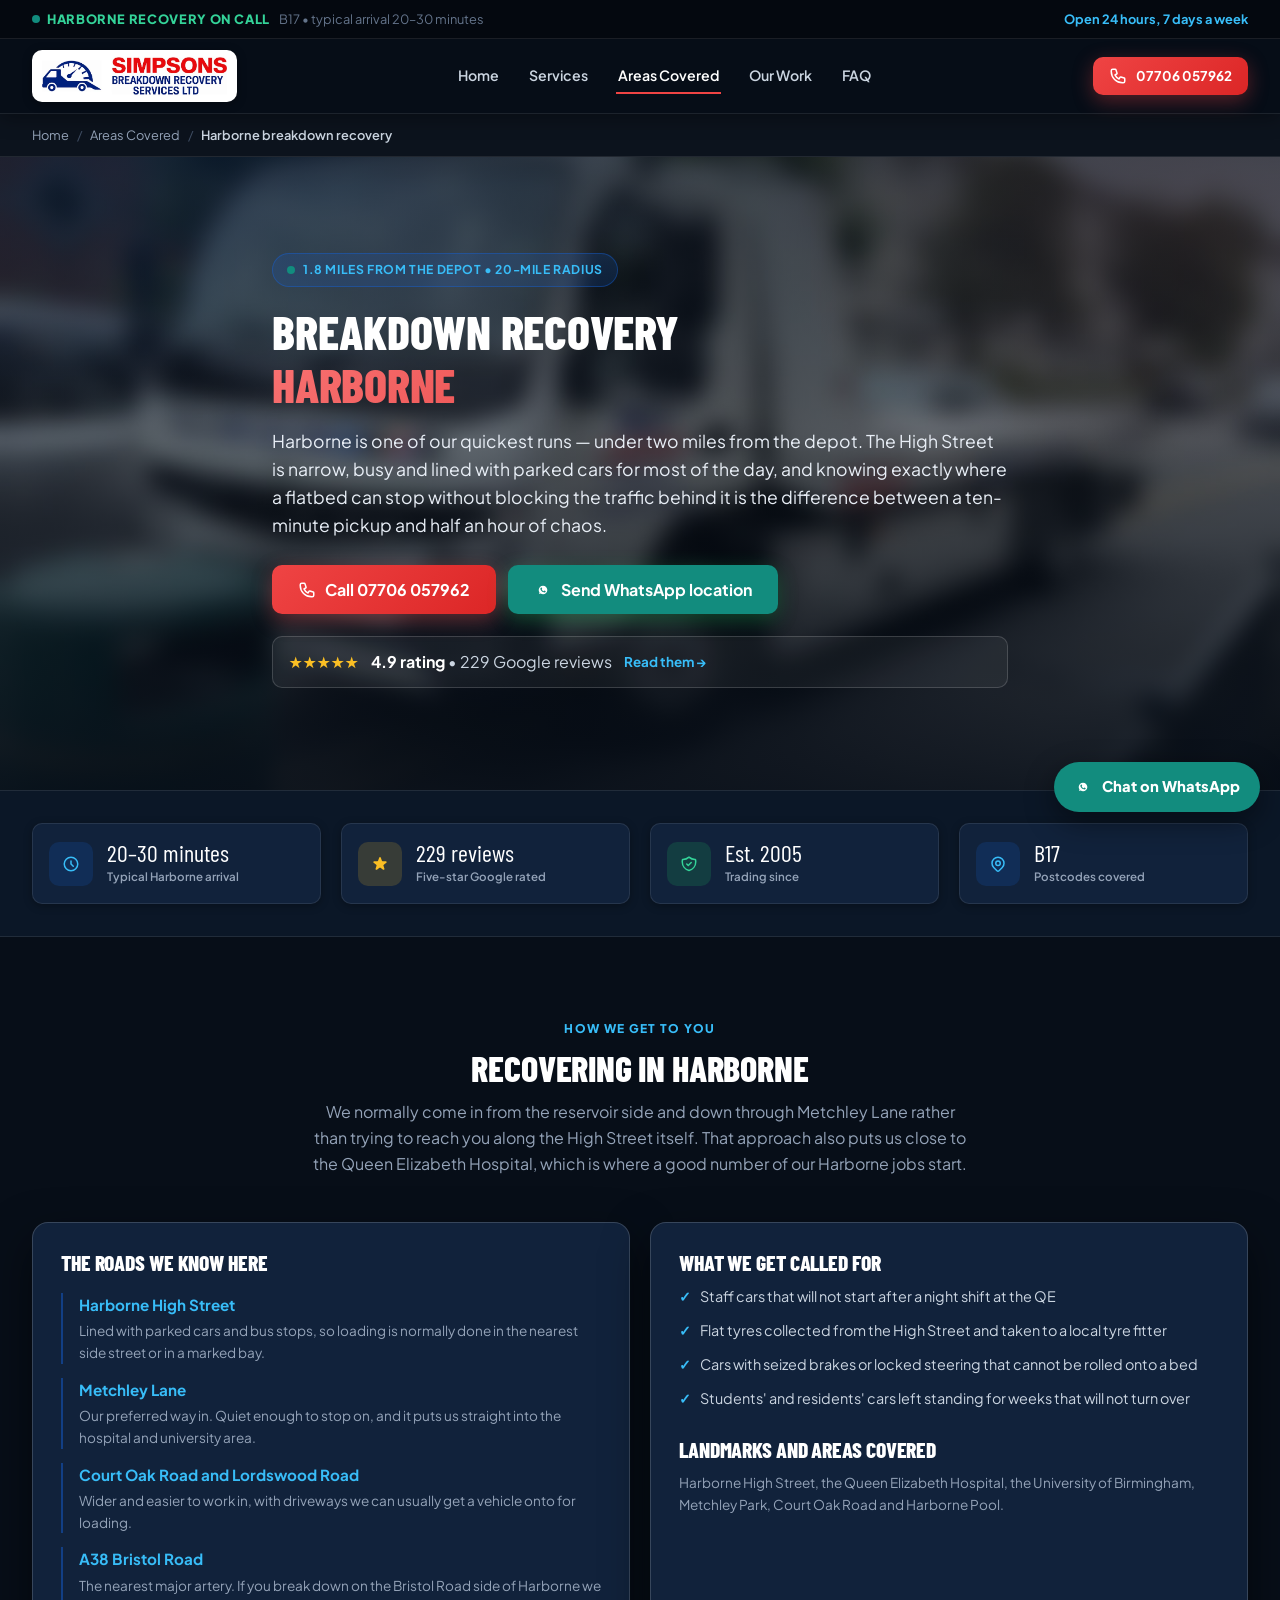
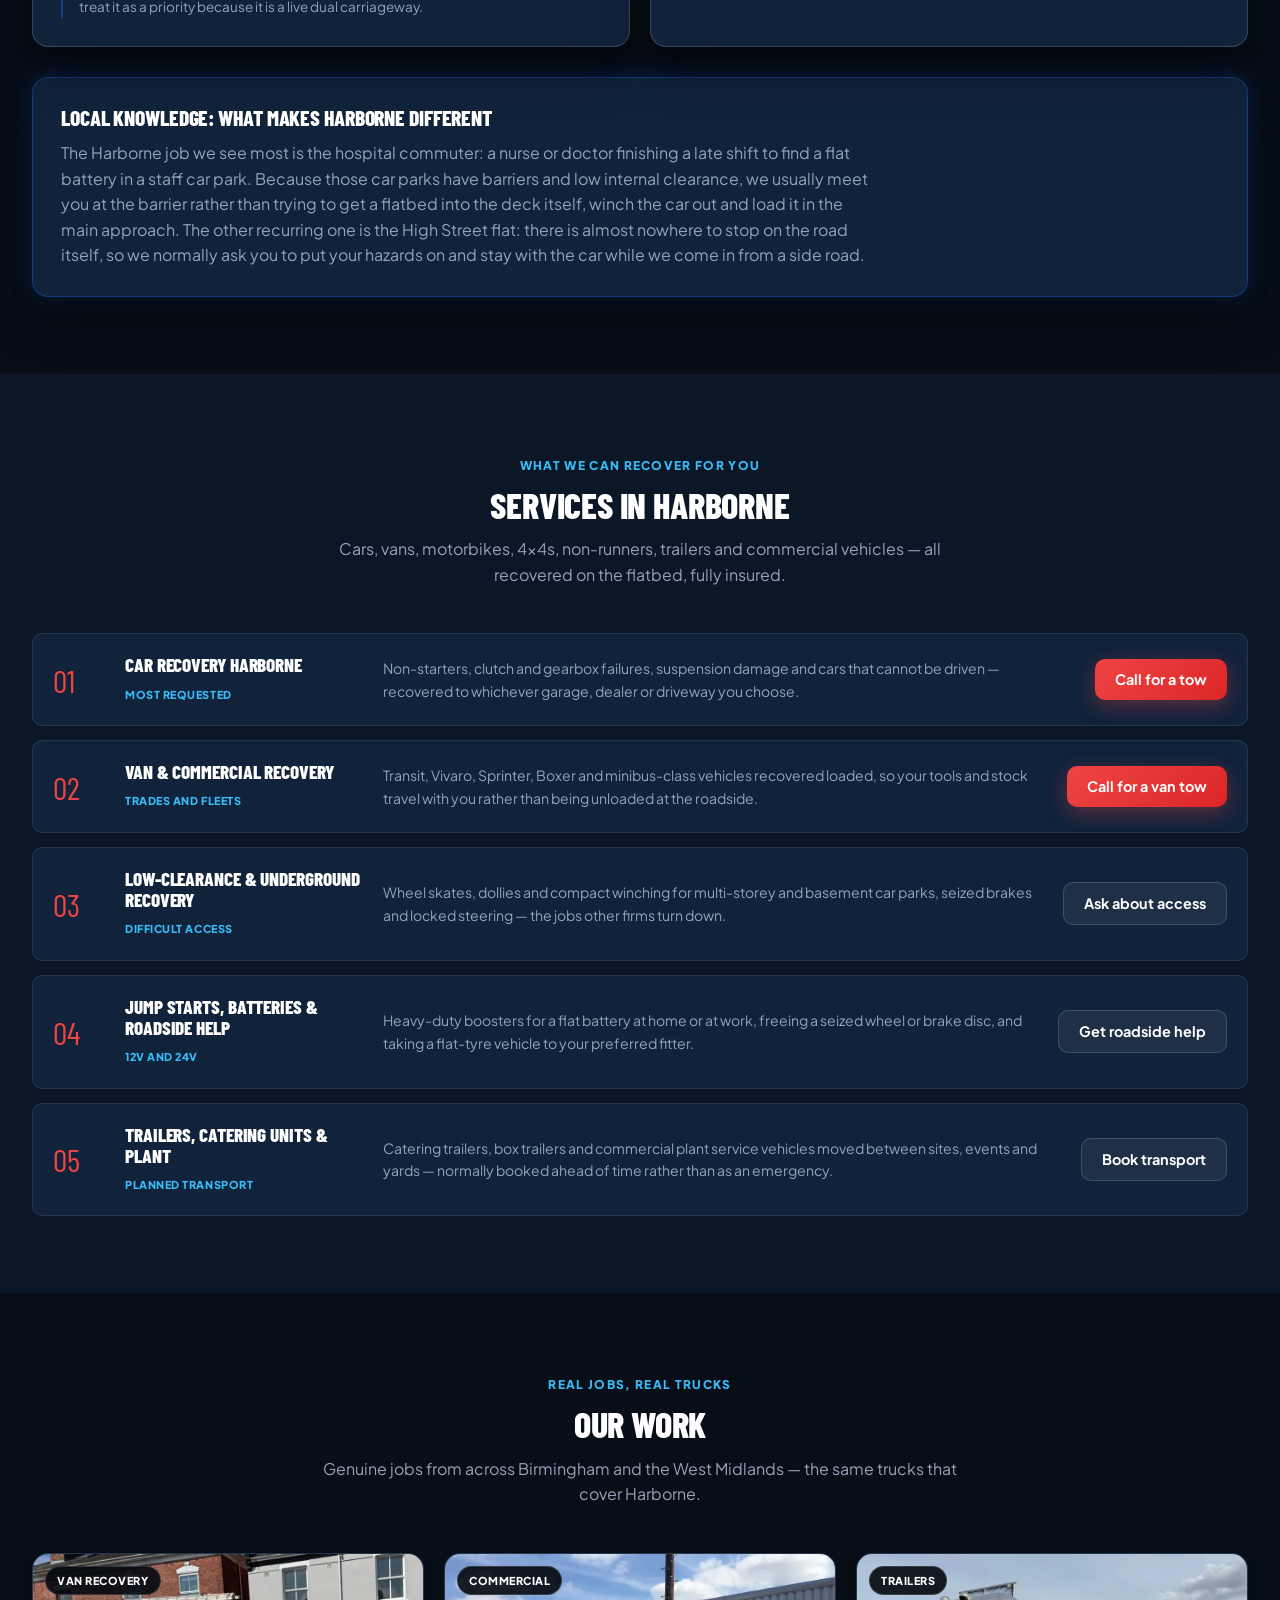
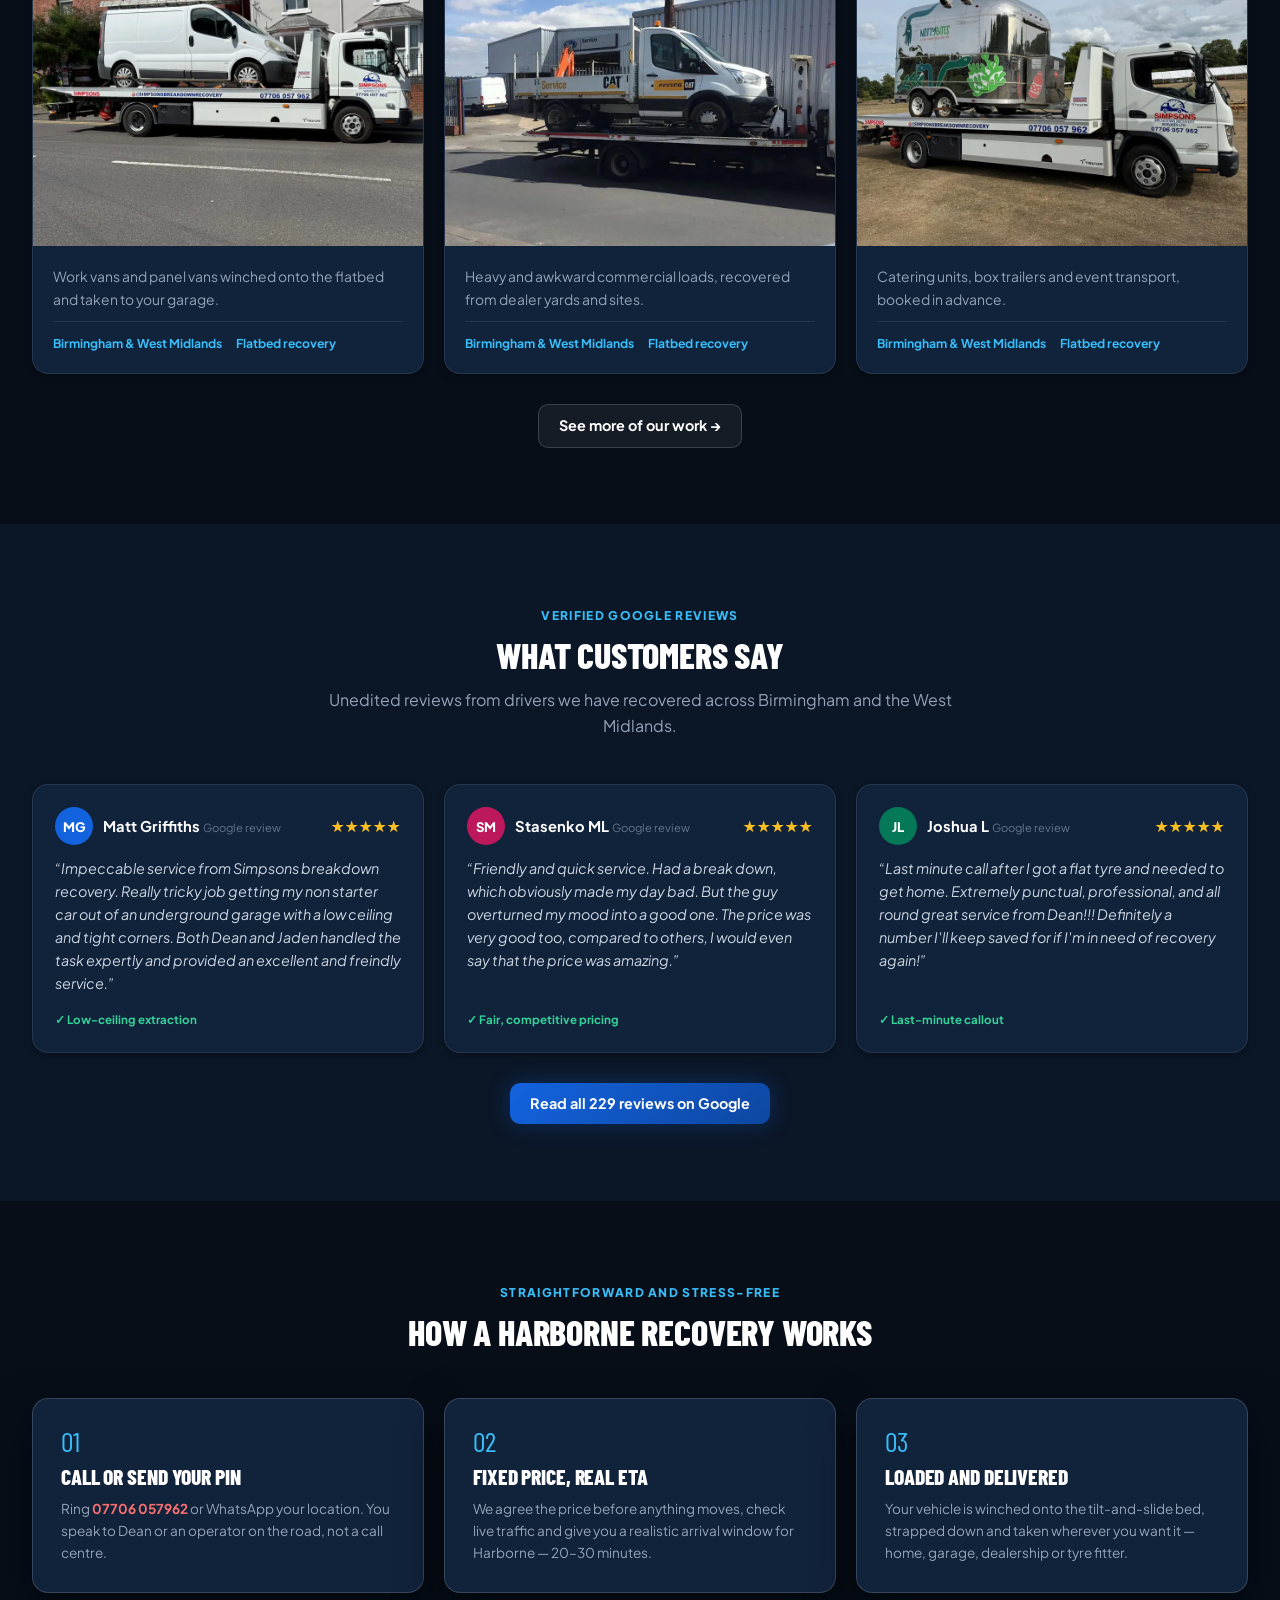
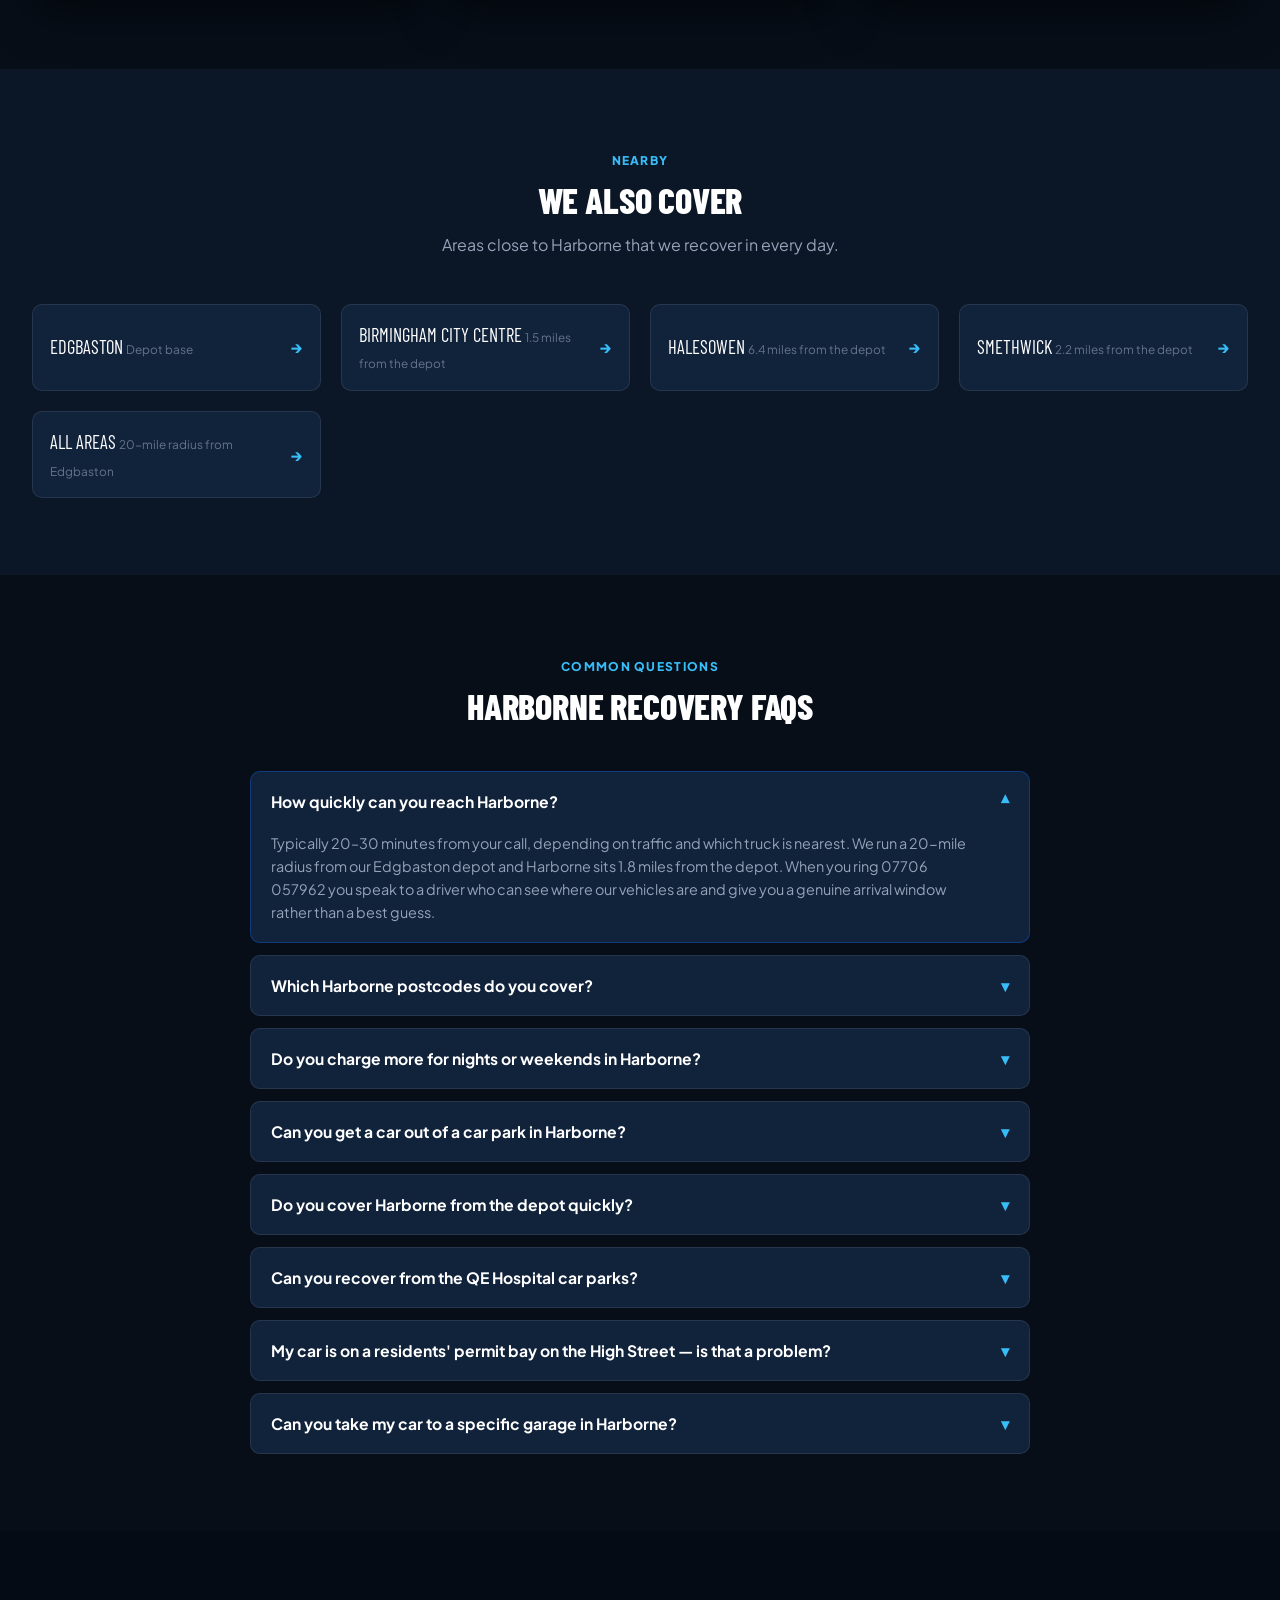
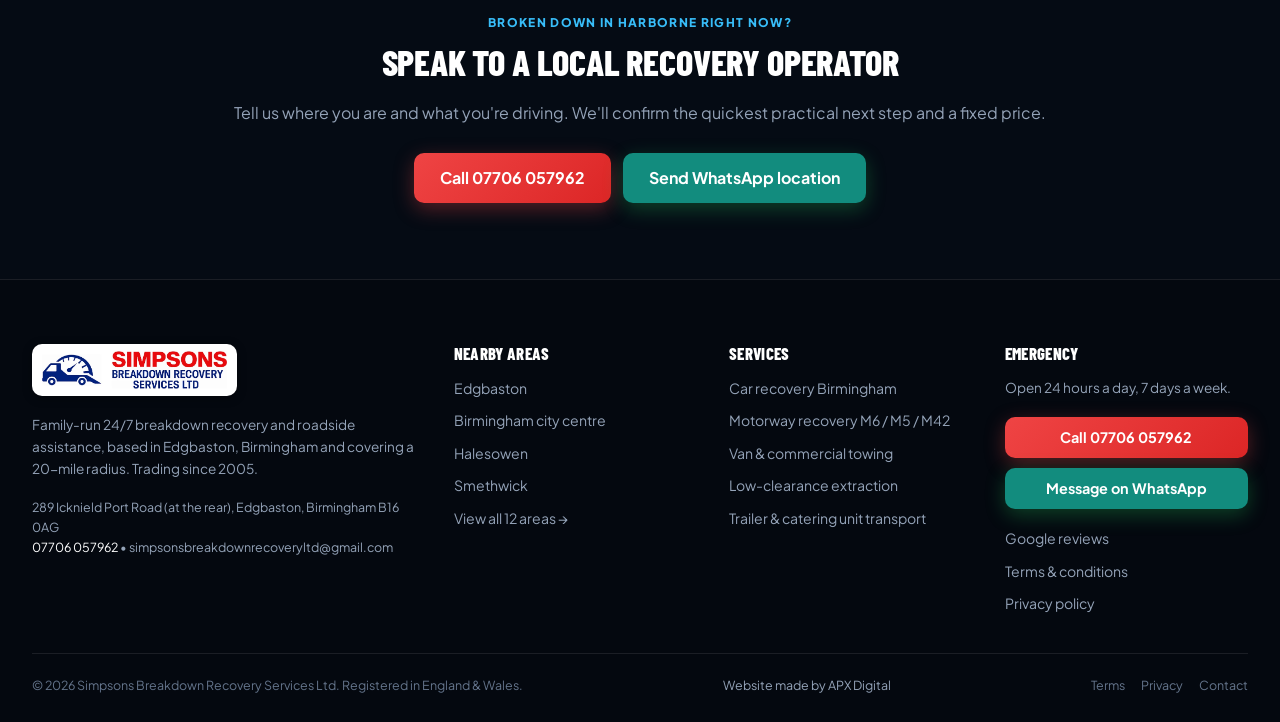
<file: areas/harborne-breakdown-recovery.html>
<!DOCTYPE html>
<html lang="en-GB">
<head>
  <meta charset="UTF-8">
  <meta name="viewport" content="width=device-width, initial-scale=1">
  <title>Breakdown Recovery Harborne | 24/7 Simpsons Recovery</title>
  <meta name="description" content="24/7 breakdown recovery in Harborne. Typical arrival 20–30 minutes, fixed prices and 229 five-star reviews. Call Simpsons on 07706 057962.">

  <link rel="canonical" href="https://simpsonsbreakdownrecovery.co.uk/areas/harborne-breakdown-recovery.html">
  <meta name="robots" content="index, follow">
  <meta name="googlebot" content="index, follow, max-image-preview:large, max-snippet:-1, max-video-preview:-1">
  <meta name="author" content="Simpsons Breakdown Recovery Services Ltd">
  <meta name="theme-color" content="#070e18">

  <!-- Geo signals -->
  <meta name="geo.region" content="GB-BIR">
  <meta name="geo.placename" content="Harborne, Birmingham">
  <meta name="geo.position" content="52.4844;-1.9351">
  <meta name="ICBM" content="52.4844, -1.9351">

  <!-- Open Graph -->
  <meta property="og:type" content="website">
  <meta property="og:site_name" content="Simpsons Breakdown Recovery Services Ltd">
  <meta property="og:locale" content="en_GB">
  <meta property="og:title" content="Breakdown Recovery Harborne | 24/7 Simpsons Recovery">
  <meta property="og:description" content="24/7 breakdown recovery in Harborne. Typical arrival 20–30 minutes, fixed prices and 229 five-star reviews. Call Simpsons on 07706 057962.">
  <meta property="og:url" content="https://simpsonsbreakdownrecovery.co.uk/areas/harborne-breakdown-recovery.html">
  <meta property="og:image" content="https://simpsonsbreakdownrecovery.co.uk/images/og-image.jpg">
  <meta property="og:image:width" content="1200">
  <meta property="og:image:height" content="630">
  <meta property="og:image:alt" content="Simpsons Breakdown Recovery Services Ltd — 24/7 breakdown recovery in Birmingham">

  <!-- Twitter / X -->
  <meta name="twitter:card" content="summary_large_image">
  <meta name="twitter:title" content="Breakdown Recovery Harborne | 24/7 Simpsons Recovery">
  <meta name="twitter:description" content="24/7 breakdown recovery in Harborne. Typical arrival 20–30 minutes, fixed prices and 229 five-star reviews. Call Simpsons on 07706 057962.">
  <meta name="twitter:image" content="https://simpsonsbreakdownrecovery.co.uk/images/og-image.jpg">
  <meta name="twitter:image:alt" content="Simpsons Breakdown Recovery Services Ltd — 24/7 breakdown recovery in Birmingham">

  <link rel="icon" href="../images/icon-32.png" sizes="32x32" type="image/png">
  <link rel="icon" href="../images/icon-512.png" sizes="512x512" type="image/png">
  <link rel="apple-touch-icon" href="../images/icon-180.png">
  <link rel="preload" as="image" href="../images/logo.webp">
  <link rel="preconnect" href="https://fonts.googleapis.com">
  <link rel="preconnect" href="https://fonts.gstatic.com" crossorigin>
  <link href="https://fonts.googleapis.com/css2?family=Barlow+Condensed:wght@700;800;900&family=Plus+Jakarta+Sans:wght@400;500;600;700;800&display=swap" rel="stylesheet">
  <link rel="stylesheet" href="../css/style.css">

  <!-- Google tag (gtag.js) — GA4 G-FZKR7KYQ15 -->
  <script async src="https://www.googletagmanager.com/gtag/js?id=G-FZKR7KYQ15"></script>
  <script>
    window.dataLayer = window.dataLayer || [];
    function gtag(){dataLayer.push(arguments);}
    gtag('js', new Date());

    gtag('config', 'G-FZKR7KYQ15');
  </script>

  <script type="application/ld+json">
{
  "@context": "https://schema.org",
  "@graph": [
    {
      "@type": [
        "AutoRepair",
        "EmergencyService"
      ],
      "@id": "https://simpsonsbreakdownrecovery.co.uk/areas/harborne-breakdown-recovery.html#business",
      "name": "Simpsons Breakdown Recovery Services Ltd — Harborne",
      "legalName": "Simpsons Breakdown Recovery Services Ltd",
      "url": "https://simpsonsbreakdownrecovery.co.uk/areas/harborne-breakdown-recovery.html",
      "telephone": "+447706057962",
      "email": "simpsonsbreakdownrecoveryltd@gmail.com",
      "priceRange": "££",
      "currenciesAccepted": "GBP",
      "paymentAccepted": "Cash, Bank transfer, Card",
      "image": "https://simpsonsbreakdownrecovery.co.uk/images/work-van-recovery.webp",
      "logo": {
        "@type": "ImageObject",
        "url": "https://simpsonsbreakdownrecovery.co.uk/images/logo.webp",
        "width": 661,
        "height": 143
      },
      "foundingDate": "2005",
      "description": "Family-run 24/7 breakdown recovery, vehicle towing and roadside assistance covering Birmingham and the West Midlands within a 20-mile radius of the Edgbaston depot. Cars, vans, motorbikes, 4x4s, non-runners and trailers.",
      "address": {
        "@type": "PostalAddress",
        "streetAddress": "289 Icknield Port Road, At the rear",
        "addressLocality": "Edgbaston, Birmingham",
        "addressRegion": "West Midlands",
        "postalCode": "B16 0AG",
        "addressCountry": "GB"
      },
      "geo": {
        "@type": "GeoCoordinates",
        "latitude": "52.4844",
        "longitude": "-1.9351"
      },
      "hasMap": "https://maps.google.com/?cid=7538252664488705060",
      "openingHoursSpecification": [
        {
          "@type": "OpeningHoursSpecification",
          "dayOfWeek": [
            "Monday",
            "Tuesday",
            "Wednesday",
            "Thursday",
            "Friday",
            "Saturday",
            "Sunday"
          ],
          "opens": "00:00",
          "closes": "23:59"
        }
      ],
      "areaServed": {
        "@type": "AdministrativeArea",
        "name": "Harborne"
      },
      "aggregateRating": {
        "@type": "AggregateRating",
        "ratingValue": "4.9",
        "reviewCount": "229",
        "bestRating": "5",
        "worstRating": "1"
      },
      "sameAs": [
        "https://x.com/SRecoveryl15565",
        "https://maps.google.com/?cid=7538252664488705060"
      ],
      "hasOfferCatalog": {
        "@type": "OfferCatalog",
        "name": "Breakdown recovery and vehicle transport services",
        "itemListElement": [
          {
            "@type": "Offer",
            "itemOffered": {
              "@type": "Service",
              "name": "Car recovery Birmingham",
              "description": "24/7 car recovery and towing for non-starters, clutch and gearbox failures, suspension damage and accident damage.",
              "areaServed": {
                "@type": "City",
                "name": "Birmingham"
              }
            }
          },
          {
            "@type": "Offer",
            "itemOffered": {
              "@type": "Service",
              "name": "Motorway recovery",
              "description": "Priority recovery from hard shoulders and emergency refuge areas on the M6, M5 and M42 and the A38(M).",
              "areaServed": {
                "@type": "City",
                "name": "Birmingham"
              }
            }
          },
          {
            "@type": "Offer",
            "itemOffered": {
              "@type": "Service",
              "name": "Van and commercial vehicle recovery",
              "description": "Loaded vans, minibuses and light commercial vehicles recovered with the load on board.",
              "areaServed": {
                "@type": "City",
                "name": "Birmingham"
              }
            }
          },
          {
            "@type": "Offer",
            "itemOffered": {
              "@type": "Service",
              "name": "Low-clearance and underground recovery",
              "description": "Wheel skates, dollies and compact winching for multi-storey and basement car parks, seized brakes and locked steering.",
              "areaServed": {
                "@type": "City",
                "name": "Birmingham"
              }
            }
          },
          {
            "@type": "Offer",
            "itemOffered": {
              "@type": "Service",
              "name": "Jump starts and flat batteries",
              "description": "12V and 24V jump starts at home, at work or at the roadside, plus flat-tyre transport.",
              "areaServed": {
                "@type": "City",
                "name": "Birmingham"
              }
            }
          },
          {
            "@type": "Offer",
            "itemOffered": {
              "@type": "Service",
              "name": "Trailer, catering unit and plant transport",
              "description": "Catering trailers, box trailers and commercial plant vehicles moved between sites and events.",
              "areaServed": {
                "@type": "City",
                "name": "Birmingham"
              }
            }
          },
          {
            "@type": "Offer",
            "itemOffered": {
              "@type": "Service",
              "name": "Accident and non-runner transport",
              "description": "Scene clearance, documented transport for insurance claims and movement of non-runners between garages.",
              "areaServed": {
                "@type": "City",
                "name": "Birmingham"
              }
            }
          }
        ]
      }
    },
    {
      "@type": "WebSite",
      "@id": "https://simpsonsbreakdownrecovery.co.uk/#website",
      "url": "https://simpsonsbreakdownrecovery.co.uk",
      "name": "Simpsons Breakdown Recovery Services Ltd",
      "inLanguage": "en-GB",
      "publisher": {
        "@id": "https://simpsonsbreakdownrecovery.co.uk/#business"
      }
    },
    {
      "@type": "WebPage",
      "@id": "https://simpsonsbreakdownrecovery.co.uk/areas/harborne-breakdown-recovery.html#webpage",
      "url": "https://simpsonsbreakdownrecovery.co.uk/areas/harborne-breakdown-recovery.html",
      "name": "Breakdown Recovery Harborne | 24/7 Simpsons Recovery",
      "description": "24/7 breakdown recovery in Harborne. Typical arrival 20–30 minutes, fixed prices and 229 five-star reviews. Call Simpsons on 07706 057962.",
      "isPartOf": {
        "@id": "https://simpsonsbreakdownrecovery.co.uk/#website"
      },
      "about": {
        "@id": "https://simpsonsbreakdownrecovery.co.uk/#business"
      },
      "inLanguage": "en-GB"
    },
    {
      "@type": "BreadcrumbList",
      "@id": "https://simpsonsbreakdownrecovery.co.uk/areas/harborne-breakdown-recovery.html#breadcrumb",
      "itemListElement": [
        {
          "@type": "ListItem",
          "position": 1,
          "name": "Home",
          "item": "https://simpsonsbreakdownrecovery.co.uk/"
        },
        {
          "@type": "ListItem",
          "position": 2,
          "name": "Areas Covered",
          "item": "https://simpsonsbreakdownrecovery.co.uk/#areas"
        },
        {
          "@type": "ListItem",
          "position": 3,
          "name": "Harborne breakdown recovery"
        }
      ]
    },
    {
      "@type": "FAQPage",
      "@id": "https://simpsonsbreakdownrecovery.co.uk/areas/harborne-breakdown-recovery.html#faq",
      "mainEntity": [
        {
          "@type": "Question",
          "name": "How quickly can you reach Harborne?",
          "acceptedAnswer": {
            "@type": "Answer",
            "text": "Typically 20–30 minutes from your call, depending on traffic and which truck is nearest. We run a 20-mile radius from our Edgbaston depot and Harborne sits 1.8 miles from the depot. When you ring 07706 057962 you speak to a driver who can see where our vehicles are and give you a genuine arrival window rather than a best guess."
          }
        },
        {
          "@type": "Question",
          "name": "Which Harborne postcodes do you cover?",
          "acceptedAnswer": {
            "@type": "Answer",
            "text": "We cover B17, along with the surrounding streets and the main routes through the area — Harborne High Street, Court Oak Road, Lordswood Road and Metchley Lane. If you are just outside these postcodes, call with your location and we will tell you straight away whether we can get to you."
          }
        },
        {
          "@type": "Question",
          "name": "Do you charge more for nights or weekends in Harborne?",
          "acceptedAnswer": {
            "@type": "Answer",
            "text": "No. We quote a fixed price before the truck is dispatched, whatever the hour. There is no after-hours loading added later, no hidden mileage surcharge, and no charge for getting a price from us."
          }
        },
        {
          "@type": "Question",
          "name": "Can you get a car out of a car park in Harborne?",
          "acceptedAnswer": {
            "@type": "Answer",
            "text": "Yes. Multi-storey and basement car parks are one of our specialities. We carry low-profile wheel skates, dollies and compact winching equipment, so a vehicle that will not start or will not roll can be moved out without damage to the bodywork, the wheels or the building."
          }
        },
        {
          "@type": "Question",
          "name": "Do you cover Harborne from the depot quickly?",
          "acceptedAnswer": {
            "@type": "Answer",
            "text": "Yes — Harborne is 1.8 miles from Icknield Port Road, so it is one of the closest areas we cover. Typical arrival is 20 to 30 minutes depending on whether the High Street is congested."
          }
        },
        {
          "@type": "Question",
          "name": "Can you recover from the QE Hospital car parks?",
          "acceptedAnswer": {
            "@type": "Answer",
            "text": "Yes. Hospital car parks normally have height barriers, so we meet you at the barrier and recover the vehicle to the main approach rather than trying to drive the flatbed into the deck. Phone us when you are at the car and we will talk you through it."
          }
        },
        {
          "@type": "Question",
          "name": "My car is on a residents' permit bay on the High Street — is that a problem?",
          "acceptedAnswer": {
            "@type": "Answer",
            "text": "Not usually, but you will need to be with the vehicle. We may have to load from the nearest side street or a loading bay rather than from the bay itself, and it helps if you can be there to move it clear if a warden or traffic asks."
          }
        },
        {
          "@type": "Question",
          "name": "Can you take my car to a specific garage in Harborne?",
          "acceptedAnswer": {
            "@type": "Answer",
            "text": "Yes — to any garage, tyre fitter or bodyshop you nominate, including ones on the High Street and the ones on the industrial roads off Ravenshaw Lane. Just give us the name when you book."
          }
        }
      ]
    }
  ]
}
  </script>
</head>
<body>

<a class="skip-link" href="#main">Skip to content</a>

<div class="ticker">
  <div class="shell ticker__inner">
    <div class="ticker__left">
      <span class="ticker__live"><span class="dot"></span> Harborne recovery on call</span>
      <span class="ticker__detail">B17 &bull; typical arrival 20–30 minutes</span>
    </div>
    <span class="ticker__note">Open 24 hours, 7 days a week</span>
  </div>
</div>

<header class="site-header">
  <div class="shell site-header__inner">

    <a href="../index.html" class="brand" aria-label="Simpsons Breakdown Recovery Services Ltd — home">
      <span class="brand__plate">
        <img class="brand__logo" src="../images/logo.webp" width="661" height="143" alt="Simpsons Breakdown Recovery Services Ltd" fetchpriority="high" decoding="async">
      </span>
    </a>

    <nav class="nav" aria-label="Main">
      <a href="../index.html">Home</a>
      <a href="../index.html#services">Services</a>
      <a href="../index.html#areas" class="is-active">Areas Covered</a>
      <a href="../index.html#work">Our Work</a>
      <a href="../index.html#faq">FAQ</a>
    </nav>

    <div class="header-actions">
      <a href="tel:07706057962" class="btn btn--red btn--sm">
        <svg class="icon" fill="none" stroke="currentColor" viewBox="0 0 24 24" aria-hidden="true"><path stroke-linecap="round" stroke-linejoin="round" stroke-width="2" d="M3 5a2 2 0 012-2h3.28a1 1 0 01.948.684l1.498 4.493a1 1 0 01-.502 1.21l-2.257 1.13a11.042 11.042 0 005.516 5.516l1.13-2.257a1 1 0 011.21-.502l4.493 1.498a1 1 0 01.684.949V19a2 2 0 01-2 2h-1C9.716 21 3 14.284 3 6V5z"/></svg>
        <span class="nowrap">07706 057962</span>
      </a>
      <button class="menu-toggle" id="menuToggle" type="button" aria-label="Menu" aria-expanded="false" aria-controls="mobileNav">
        <span></span><span></span><span></span>
      </button>
    </div>
  </div>

  <nav class="mobile-nav" id="mobileNav" aria-label="Mobile">
    <a href="../index.html">Home</a>
    <a href="../index.html#services">Services</a>
    <a href="../index.html#areas">Areas Covered</a>
    <a href="../index.html#work">Our Work</a>
    <a href="../index.html#faq">FAQ</a>
    <div class="mobile-nav__cta">
      <a href="tel:07706057962" class="btn btn--red btn--block">Call 07706 057962</a>
    </div>
  </nav>
</header>

<main id="main">

  <nav class="breadcrumb" aria-label="Breadcrumb">
    <div class="shell breadcrumb__inner">
      <a href="../index.html">Home</a>
      <span class="breadcrumb__sep" aria-hidden="true">/</span>
      <a href="../index.html#areas">Areas Covered</a>
      <span class="breadcrumb__sep" aria-hidden="true">/</span>
      <span aria-current="page">Harborne breakdown recovery</span>
    </div>
  </nav>

  <section class="hero">
    <div class="hero__bg" aria-hidden="true"></div>
    <div class="hero__scrim" aria-hidden="true"></div>

    <div class="shell hero__inner">
      <span class="pill"><span class="dot"></span> 1.8 miles from the depot &bull; 20-mile radius</span>

      <h1>Breakdown recovery <span class="hero__accent">Harborne</span></h1>

      <p class="lead hero__lead">Harborne is one of our quickest runs — under two miles from the depot. The High Street is narrow, busy and lined with parked cars for most of the day, and knowing exactly where a flatbed can stop without blocking the traffic behind it is the difference between a ten-minute pickup and half an hour of chaos.</p>

      <div class="hero__cta">
        <a href="tel:07706057962" class="btn btn--red btn--lg">
          <svg class="icon" fill="none" stroke="currentColor" viewBox="0 0 24 24" aria-hidden="true"><path stroke-linecap="round" stroke-linejoin="round" stroke-width="2" d="M3 5a2 2 0 012-2h3.28a1 1 0 01.948.684l1.498 4.493a1 1 0 01-.502 1.21l-2.257 1.13a11.042 11.042 0 005.516 5.516l1.13-2.257a1 1 0 011.21-.502l4.493 1.498a1 1 0 01.684.949V19a2 2 0 01-2 2h-1C9.716 21 3 14.284 3 6V5z"/></svg>
          Call 07706 057962
        </a>
        <a href="https://wa.me/447706057962?text=Hello%20Simpsons%20Recovery,%20I%20have%20broken%20down%20in%20Harborne.%20Here%20is%20my%20location:" target="_blank" rel="noopener" class="btn btn--green btn--lg">
          <svg class="icon" fill="currentColor" viewBox="0 0 24 24" aria-hidden="true"><path d="M12.03 6.17c-3.18 0-5.76 2.59-5.76 5.77 0 1.3.38 2.27 1.02 3.28l-.58 2.13 2.18-.57c.98.58 1.91.93 3.14.93 3.18 0 5.77-2.59 5.77-5.77 0-3.19-2.58-5.77-5.77-5.77zm3.39 8.24c-.14.4-.84.77-1.17.82-.3.05-.68.06-1.09-.07-.25-.08-.58-.19-.99-.36-1.74-.75-2.87-2.5-2.96-2.62-.09-.11-.71-.94-.71-1.79s.45-1.27.61-1.45c.16-.17.35-.22.46-.22h.33c.11 0 .25-.04.39.3.14.35.49 1.2.53 1.29.04.09.07.19.01.3-.06.12-.09.19-.17.29l-.26.3c-.09.09-.18.18-.08.36.1.17.45.74.96 1.2.66.59 1.22.77 1.4.86.17.09.27.07.37-.04.1-.12.43-.51.55-.68.12-.17.23-.14.39-.09.16.06 1.01.48 1.18.56.17.09.29.13.33.2.05.07.05.42-.1.83z"/></svg>
          Send WhatsApp location
        </a>
      </div>

      <a class="review-badge" href="https://share.google/FIO6KZSxKO3p8ohXX" target="_blank" rel="noopener">
        <span class="stars" aria-hidden="true">★★★★★</span>
        <span><strong style="color:#fff">4.9 rating</strong> &bull; 229 Google reviews</span>
        <span class="review-badge__link">Read them &rarr;</span>
      </a>
    </div>
  </section>

  <section class="metrics">
    <div class="shell grid grid-4">
      <div class="metric">
        <span class="metric__icon">
          <svg class="icon" fill="none" stroke="currentColor" viewBox="0 0 24 24" aria-hidden="true"><path stroke-linecap="round" stroke-linejoin="round" stroke-width="2" d="M12 8v4l3 3m6-3a9 9 0 11-18 0 9 9 0 0118 0z"/></svg>
        </span>
        <span>
          <span class="metric__value">20–30 minutes</span>
          <span class="metric__label">Typical Harborne arrival</span>
        </span>
      </div>
      <div class="metric">
        <span class="metric__icon metric__icon--amber">
          <svg class="icon" fill="currentColor" viewBox="0 0 20 20" aria-hidden="true"><path d="M9.05 2.93c.3-.92 1.6-.92 1.9 0l1.07 3.29a1 1 0 00.95.69h3.46c.97 0 1.37 1.24.59 1.81l-2.8 2.03a1 1 0 00-.36 1.12l1.07 3.29c.3.92-.76 1.69-1.54 1.12l-2.8-2.03a1 1 0 00-1.18 0l-2.8 2.03c-.78.57-1.84-.2-1.54-1.12l1.07-3.29a1 1 0 00-.36-1.12L2.98 8.72c-.78-.57-.38-1.81.59-1.81h3.46a1 1 0 00.95-.69l1.07-3.29z"/></svg>
        </span>
        <span>
          <span class="metric__value">229 reviews</span>
          <span class="metric__label">Five-star Google rated</span>
        </span>
      </div>
      <div class="metric">
        <span class="metric__icon metric__icon--green">
          <svg class="icon" fill="none" stroke="currentColor" viewBox="0 0 24 24" aria-hidden="true"><path stroke-linecap="round" stroke-linejoin="round" stroke-width="2" d="M9 12l2 2 4-4m5.6-4A12 12 0 0112 2.9 12 12 0 013.4 6 12 12 0 003 9c0 5.6 3.8 10.3 9 11.6 5.2-1.3 9-6 9-11.6 0-1-.1-2-.4-3z"/></svg>
        </span>
        <span>
          <span class="metric__value">Est. 2005</span>
          <span class="metric__label">Trading since</span>
        </span>
      </div>
      <div class="metric">
        <span class="metric__icon">
          <svg class="icon" fill="none" stroke="currentColor" viewBox="0 0 24 24" aria-hidden="true"><path stroke-linecap="round" stroke-linejoin="round" stroke-width="2" d="M17.7 16.7L13.4 20.9a2 2 0 01-2.8 0l-4.3-4.2a8 8 0 1111.4 0z"/><path stroke-linecap="round" stroke-linejoin="round" stroke-width="2" d="M15 11a3 3 0 11-6 0 3 3 0 016 0z"/></svg>
        </span>
        <span>
          <span class="metric__value">B17</span>
          <span class="metric__label">Postcodes covered</span>
        </span>
      </div>
    </div>
  </section>

  <section class="section">
    <div class="shell">
      <div class="section-head">
        <span class="eyebrow">How we get to you</span>
        <h2>Recovering in Harborne</h2>
        <p class="muted">We normally come in from the reservoir side and down through Metchley Lane rather than trying to reach you along the High Street itself. That approach also puts us close to the Queen Elizabeth Hospital, which is where a good number of our Harborne jobs start.</p>
      </div>

      <div class="grid grid-2">
        <article class="panel">
          <h3 class="mb-md">The roads we know here</h3>
          <ul class="route-list">
          <li>
            <strong class="text-cyan">Harborne High Street</strong>
            <span class="muted small">Lined with parked cars and bus stops, so loading is normally done in the nearest side street or in a marked bay.</span>
          </li>
          <li>
            <strong class="text-cyan">Metchley Lane</strong>
            <span class="muted small">Our preferred way in. Quiet enough to stop on, and it puts us straight into the hospital and university area.</span>
          </li>
          <li>
            <strong class="text-cyan">Court Oak Road and Lordswood Road</strong>
            <span class="muted small">Wider and easier to work in, with driveways we can usually get a vehicle onto for loading.</span>
          </li>
          <li>
            <strong class="text-cyan">A38 Bristol Road</strong>
            <span class="muted small">The nearest major artery. If you break down on the Bristol Road side of Harborne we treat it as a priority because it is a live dual carriageway.</span>
          </li>
          </ul>
        </article>

        <article class="panel">
          <h3 class="mb-sm">What we get called for</h3>
          <ul class="check-list mb-lg">
            <li>Staff cars that will not start after a night shift at the QE</li>
            <li>Flat tyres collected from the High Street and taken to a local tyre fitter</li>
            <li>Cars with seized brakes or locked steering that cannot be rolled onto a bed</li>
            <li>Students' and residents' cars left standing for weeks that will not turn over</li>
          </ul>
          <h3 class="mb-sm">Landmarks and areas covered</h3>
          <p class="muted small mb-0">Harborne High Street, the Queen Elizabeth Hospital, the University of Birmingham, Metchley Park, Court Oak Road and Harborne Pool.</p>
        </article>
      </div>

      <div class="panel panel--glow mt-lg">
        <h3 class="mb-sm">Local knowledge: what makes Harborne different</h3>
        <p class="muted mb-0">The Harborne job we see most is the hospital commuter: a nurse or doctor finishing a late shift to find a flat battery in a staff car park. Because those car parks have barriers and low internal clearance, we usually meet you at the barrier rather than trying to get a flatbed into the deck itself, winch the car out and load it in the main approach. The other recurring one is the High Street flat: there is almost nowhere to stop on the road itself, so we normally ask you to put your hazards on and stay with the car while we come in from a side road.</p>
      </div>
    </div>
  </section>

  <section class="section section--alt">
    <div class="shell">
      <div class="section-head">
        <span class="eyebrow">What we can recover for you</span>
        <h2>Services in Harborne</h2>
        <p class="muted">Cars, vans, motorbikes, 4x4s, non-runners, trailers and commercial vehicles — all recovered on the flatbed, fully insured.</p>
      </div>

      <div class="stack">
        <article class="service-row">
          <div class="service-row__num">01</div>
          <div class="service-row__name">
            <h3>Car recovery Harborne</h3>
            <span class="service-row__tag">Most requested</span>
          </div>
          <p class="service-row__desc">Non-starters, clutch and gearbox failures, suspension damage and cars that cannot be driven — recovered to whichever garage, dealer or driveway you choose.</p>
          <div class="service-row__cta"><a href="tel:07706057962" class="btn btn--red">Call for a tow</a></div>
        </article>

        <article class="service-row">
          <div class="service-row__num">02</div>
          <div class="service-row__name">
            <h3>Van &amp; commercial recovery</h3>
            <span class="service-row__tag">Trades and fleets</span>
          </div>
          <p class="service-row__desc">Transit, Vivaro, Sprinter, Boxer and minibus-class vehicles recovered loaded, so your tools and stock travel with you rather than being unloaded at the roadside.</p>
          <div class="service-row__cta"><a href="tel:07706057962" class="btn btn--red">Call for a van tow</a></div>
        </article>

        <article class="service-row">
          <div class="service-row__num">03</div>
          <div class="service-row__name">
            <h3>Low-clearance &amp; underground recovery</h3>
            <span class="service-row__tag">Difficult access</span>
          </div>
          <p class="service-row__desc">Wheel skates, dollies and compact winching for multi-storey and basement car parks, seized brakes and locked steering — the jobs other firms turn down.</p>
          <div class="service-row__cta"><a href="../index.html#contact" class="btn btn--ghost">Ask about access</a></div>
        </article>

        <article class="service-row">
          <div class="service-row__num">04</div>
          <div class="service-row__name">
            <h3>Jump starts, batteries &amp; roadside help</h3>
            <span class="service-row__tag">12V and 24V</span>
          </div>
          <p class="service-row__desc">Heavy-duty boosters for a flat battery at home or at work, freeing a seized wheel or brake disc, and taking a flat-tyre vehicle to your preferred fitter.</p>
          <div class="service-row__cta"><a href="tel:07706057962" class="btn btn--ghost">Get roadside help</a></div>
        </article>

        <article class="service-row">
          <div class="service-row__num">05</div>
          <div class="service-row__name">
            <h3>Trailers, catering units &amp; plant</h3>
            <span class="service-row__tag">Planned transport</span>
          </div>
          <p class="service-row__desc">Catering trailers, box trailers and commercial plant service vehicles moved between sites, events and yards — normally booked ahead of time rather than as an emergency.</p>
          <div class="service-row__cta"><a href="tel:07706057962" class="btn btn--ghost">Book transport</a></div>
        </article>
      </div>
    </div>
  </section>

  <section class="section">
    <div class="shell">
      <div class="section-head">
        <span class="eyebrow">Real jobs, real trucks</span>
        <h2>Our work</h2>
        <p class="muted">Genuine jobs from across Birmingham and the West Midlands — the same trucks that cover Harborne.</p>
      </div>

      <div class="grid grid-3">
        <article class="work-card">
          <div class="work-card__media">
            <img src="../images/work-van-recovery.webp" width="1100" height="1100" loading="lazy" decoding="async"
                 alt="Simpsons Breakdown Recovery flatbed loading a white Renault Trafic work van in Birmingham">
            <span class="work-card__badge">Van recovery</span>
          </div>
          <div class="work-card__body">
            <p>Work vans and panel vans winched onto the flatbed and taken to your garage.</p>
            <div class="work-card__meta"><span>Birmingham &amp; West Midlands</span><span>Flatbed recovery</span></div>
          </div>
        </article>
        <article class="work-card">
          <div class="work-card__media">
            <img src="../images/work-cat-service-truck.webp" width="960" height="720" loading="lazy" decoding="async"
                 alt="Plant service truck with a mounted crane loaded on a Simpsons flatbed recovery truck">
            <span class="work-card__badge">Commercial</span>
          </div>
          <div class="work-card__body">
            <p>Heavy and awkward commercial loads, recovered from dealer yards and sites.</p>
            <div class="work-card__meta"><span>Birmingham &amp; West Midlands</span><span>Flatbed recovery</span></div>
          </div>
        </article>
        <article class="work-card">
          <div class="work-card__media">
            <img src="../images/work-trailer-load.webp" width="1100" height="1100" loading="lazy" decoding="async"
                 alt="Catering trailer loaded on a Simpsons Breakdown Recovery flatbed at a showground">
            <span class="work-card__badge">Trailers</span>
          </div>
          <div class="work-card__body">
            <p>Catering units, box trailers and event transport, booked in advance.</p>
            <div class="work-card__meta"><span>Birmingham &amp; West Midlands</span><span>Flatbed recovery</span></div>
          </div>
        </article>
      </div>

      <div class="center mt-lg">
        <a href="../index.html#work" class="btn btn--ghost">See more of our work &rarr;</a>
      </div>
    </div>
  </section>

  <section class="section section--alt">
    <div class="shell">
      <div class="section-head">
        <span class="eyebrow">Verified Google reviews</span>
        <h2>What customers say</h2>
        <p class="muted">Unedited reviews from drivers we have recovered across Birmingham and the West Midlands.</p>
      </div>

      <div class="grid grid-3">
        <article class="review">
          <div>
            <div class="review__head">
              <div class="review__who">
                <span class="avatar">MG</span>
                <span>
                  <span class="review__name">Matt Griffiths</span>
                  <span class="review__source">Google review</span>
                </span>
              </div>
              <span class="stars" aria-hidden="true">★★★★★</span>
            </div>
            <p class="review__quote">“Impeccable service from Simpsons breakdown recovery. Really tricky job getting my non starter car out of an underground garage with a low ceiling and tight corners. Both Dean and Jaden handled the task expertly and provided an excellent and freindly service.”</p>
          </div>
          <span class="review__tag">✓ Low-ceiling extraction</span>
        </article>

        <article class="review">
          <div>
            <div class="review__head">
              <div class="review__who">
                <span class="avatar" style="background:#be185d">SM</span>
                <span>
                  <span class="review__name">Stasenko ML</span>
                  <span class="review__source">Google review</span>
                </span>
              </div>
              <span class="stars" aria-hidden="true">★★★★★</span>
            </div>
            <p class="review__quote">“Friendly and quick service. Had a break down, which obviously made my day bad. But the guy overturned my mood into a good one. The price was very good too, compared to others, I would even say that the price was amazing.”</p>
          </div>
          <span class="review__tag">✓ Fair, competitive pricing</span>
        </article>

        <article class="review">
          <div>
            <div class="review__head">
              <div class="review__who">
                <span class="avatar" style="background:#047857">JL</span>
                <span>
                  <span class="review__name">Joshua L</span>
                  <span class="review__source">Google review</span>
                </span>
              </div>
              <span class="stars" aria-hidden="true">★★★★★</span>
            </div>
            <p class="review__quote">“Last minute call after I got a flat tyre and needed to get home. Extremely punctual, professional, and all round great service from Dean!!! Definitely a number I'll keep saved for if I'm in need of recovery again!”</p>
          </div>
          <span class="review__tag">✓ Last-minute callout</span>
        </article>
      </div>

      <div class="center mt-lg">
        <a href="https://share.google/FIO6KZSxKO3p8ohXX" target="_blank" rel="noopener" class="btn btn--blue">Read all 229 reviews on Google</a>
      </div>
    </div>
  </section>

  <section class="section">
    <div class="shell">
      <div class="section-head">
        <span class="eyebrow">Straightforward and stress-free</span>
        <h2>How a Harborne recovery works</h2>
      </div>

      <div class="grid grid-3">
        <article class="panel">
          <div class="stat__value mb-sm">01</div>
          <h3 class="mb-sm">Call or send your pin</h3>
          <p class="muted small mb-0">Ring <a href="tel:07706057962" class="text-red"><strong>07706 057962</strong></a> or WhatsApp your location. You speak to Dean or an operator on the road, not a call centre.</p>
        </article>
        <article class="panel">
          <div class="stat__value mb-sm">02</div>
          <h3 class="mb-sm">Fixed price, real ETA</h3>
          <p class="muted small mb-0">We agree the price before anything moves, check live traffic and give you a realistic arrival window for Harborne — 20–30 minutes.</p>
        </article>
        <article class="panel">
          <div class="stat__value mb-sm">03</div>
          <h3 class="mb-sm">Loaded and delivered</h3>
          <p class="muted small mb-0">Your vehicle is winched onto the tilt-and-slide bed, strapped down and taken wherever you want it — home, garage, dealership or tyre fitter.</p>
        </article>
      </div>
    </div>
  </section>

  <section class="section section--alt">
    <div class="shell">
      <div class="section-head">
        <span class="eyebrow">Nearby</span>
        <h2>We also cover</h2>
        <p class="muted">Areas close to Harborne that we recover in every day.</p>
      </div>

      <div class="grid grid-4">
        <a class="area-tile" href="edgbaston-breakdown-recovery.html">
          <span>
            <span class="area-tile__name">Edgbaston</span>
            <span class="area-tile__meta">Depot base</span>
          </span>
          <span class="area-tile__arrow" aria-hidden="true">&rarr;</span>
        </a>
        <a class="area-tile" href="birmingham-city-centre-breakdown-recovery.html">
          <span>
            <span class="area-tile__name">Birmingham city centre</span>
            <span class="area-tile__meta">1.5 miles from the depot</span>
          </span>
          <span class="area-tile__arrow" aria-hidden="true">&rarr;</span>
        </a>
        <a class="area-tile" href="halesowen-breakdown-recovery.html">
          <span>
            <span class="area-tile__name">Halesowen</span>
            <span class="area-tile__meta">6.4 miles from the depot</span>
          </span>
          <span class="area-tile__arrow" aria-hidden="true">&rarr;</span>
        </a>
        <a class="area-tile" href="smethwick-breakdown-recovery.html">
          <span>
            <span class="area-tile__name">Smethwick</span>
            <span class="area-tile__meta">2.2 miles from the depot</span>
          </span>
          <span class="area-tile__arrow" aria-hidden="true">&rarr;</span>
        </a>
        <a class="area-tile" href="../index.html#areas">
          <span>
            <span class="area-tile__name">All areas</span>
            <span class="area-tile__meta">20-mile radius from Edgbaston</span>
          </span>
          <span class="area-tile__arrow" aria-hidden="true">&rarr;</span>
        </a>
      </div>
    </div>
  </section>

  <section class="section">
    <div class="shell">
      <div class="section-head">
        <span class="eyebrow">Common questions</span>
        <h2>Harborne recovery FAQs</h2>
      </div>

      <div class="faq">
        <div class="faq__item is-open">
          <button class="faq__q" type="button">
            <span>How quickly can you reach Harborne?</span>
            <span class="faq__chev" aria-hidden="true">▾</span>
          </button>
          <div class="faq__a"><div><p>Typically 20–30 minutes from your call, depending on traffic and which truck is nearest. We run a 20-mile radius from our Edgbaston depot and Harborne sits 1.8 miles from the depot. When you ring 07706 057962 you speak to a driver who can see where our vehicles are and give you a genuine arrival window rather than a best guess.</p></div></div>
        </div>
        <div class="faq__item">
          <button class="faq__q" type="button">
            <span>Which Harborne postcodes do you cover?</span>
            <span class="faq__chev" aria-hidden="true">▾</span>
          </button>
          <div class="faq__a"><div><p>We cover B17, along with the surrounding streets and the main routes through the area — Harborne High Street, Court Oak Road, Lordswood Road and Metchley Lane. If you are just outside these postcodes, call with your location and we will tell you straight away whether we can get to you.</p></div></div>
        </div>
        <div class="faq__item">
          <button class="faq__q" type="button">
            <span>Do you charge more for nights or weekends in Harborne?</span>
            <span class="faq__chev" aria-hidden="true">▾</span>
          </button>
          <div class="faq__a"><div><p>No. We quote a fixed price before the truck is dispatched, whatever the hour. There is no after-hours loading added later, no hidden mileage surcharge, and no charge for getting a price from us.</p></div></div>
        </div>
        <div class="faq__item">
          <button class="faq__q" type="button">
            <span>Can you get a car out of a car park in Harborne?</span>
            <span class="faq__chev" aria-hidden="true">▾</span>
          </button>
          <div class="faq__a"><div><p>Yes. Multi-storey and basement car parks are one of our specialities. We carry low-profile wheel skates, dollies and compact winching equipment, so a vehicle that will not start or will not roll can be moved out without damage to the bodywork, the wheels or the building.</p></div></div>
        </div>
        <div class="faq__item">
          <button class="faq__q" type="button">
            <span>Do you cover Harborne from the depot quickly?</span>
            <span class="faq__chev" aria-hidden="true">▾</span>
          </button>
          <div class="faq__a"><div><p>Yes — Harborne is 1.8 miles from Icknield Port Road, so it is one of the closest areas we cover. Typical arrival is 20 to 30 minutes depending on whether the High Street is congested.</p></div></div>
        </div>
        <div class="faq__item">
          <button class="faq__q" type="button">
            <span>Can you recover from the QE Hospital car parks?</span>
            <span class="faq__chev" aria-hidden="true">▾</span>
          </button>
          <div class="faq__a"><div><p>Yes. Hospital car parks normally have height barriers, so we meet you at the barrier and recover the vehicle to the main approach rather than trying to drive the flatbed into the deck. Phone us when you are at the car and we will talk you through it.</p></div></div>
        </div>
        <div class="faq__item">
          <button class="faq__q" type="button">
            <span>My car is on a residents' permit bay on the High Street — is that a problem?</span>
            <span class="faq__chev" aria-hidden="true">▾</span>
          </button>
          <div class="faq__a"><div><p>Not usually, but you will need to be with the vehicle. We may have to load from the nearest side street or a loading bay rather than from the bay itself, and it helps if you can be there to move it clear if a warden or traffic asks.</p></div></div>
        </div>
        <div class="faq__item">
          <button class="faq__q" type="button">
            <span>Can you take my car to a specific garage in Harborne?</span>
            <span class="faq__chev" aria-hidden="true">▾</span>
          </button>
          <div class="faq__a"><div><p>Yes — to any garage, tyre fitter or bodyshop you nominate, including ones on the High Street and the ones on the industrial roads off Ravenshaw Lane. Just give us the name when you book.</p></div></div>
        </div>
      </div>
    </div>
  </section>

  <section class="section section--deep">
    <div class="shell center">
      <span class="eyebrow">Broken down in Harborne right now?</span>
      <h2 class="mb-md">Speak to a local recovery operator</h2>
      <p class="muted mb-lg">Tell us where you are and what you're driving. We'll confirm the quickest practical next step and a fixed price.</p>
      <div class="row" style="justify-content:center">
        <a href="tel:07706057962" class="btn btn--red btn--lg">Call 07706 057962</a>
        <a href="https://wa.me/447706057962?text=Hello%20Simpsons%20Recovery,%20I%20have%20broken%20down%20in%20Harborne.%20Here%20is%20my%20location:" target="_blank" rel="noopener" class="btn btn--green btn--lg">Send WhatsApp location</a>
      </div>
    </div>
  </section>

</main>

<div class="modal" id="legalModal" role="dialog" aria-modal="true" aria-hidden="true">
  <div class="modal__box">
    <button class="modal__close" type="button" data-close-legal aria-label="Close">&times;</button>
    <h3 id="legalTitle" class="mb-md">Terms &amp; conditions</h3>
    <div class="muted small">
      <h4 class="mb-sm">Terms of service</h4>
      <p class="mb-md">
        Simpsons Breakdown Recovery Services Ltd provides 24/7 vehicle recovery, towing and roadside
        assistance across Birmingham and the surrounding 20-mile radius. Prices are agreed before the
        recovery vehicle is dispatched. Customers must ensure the vehicle is accessible and that keys are
        available. Any specific hazard — locked steering, seized wheels, severe damage or restricted
        clearance — must be disclosed when booking. Once a truck has been dispatched, a call-out charge may
        apply if the job is cancelled.
      </p>
      <h4 class="mb-sm">Privacy policy</h4>
      <p class="mb-0">
        We collect only the information needed to carry out a recovery: your name, contact number, vehicle
        registration and location details. That information is used for dispatch, invoicing and our own
        records, and is never sold or passed to marketing lists. Data is held in line with UK GDPR. For any
        query or deletion request, email
        <a href="mailto:simpsonsbreakdownrecoveryltd@gmail.com" class="text-cyan">simpsonsbreakdownrecoveryltd@gmail.com</a>.
      </p>
    </div>
  </div>
</div>

<footer class="site-footer">
  <div class="shell">
    <div class="footer-grid">
      <div class="footer-col">
        <a href="../index.html" class="brand mb-md" aria-label="Simpsons Breakdown Recovery — home">
          <span class="brand__plate">
            <img class="brand__logo" src="../images/logo.webp" width="661" height="143" alt="Simpsons Breakdown Recovery Services Ltd" loading="lazy" decoding="async">
          </span>
        </a>
        <p class="muted small mb-md">
          Family-run 24/7 breakdown recovery and roadside assistance, based in Edgbaston, Birmingham and
          covering a 20-mile radius. Trading since 2005.
        </p>
        <p class="muted tiny mb-0">
          289 Icknield Port Road (at the rear), Edgbaston, Birmingham B16 0AG<br>
          <a href="tel:07706057962" style="color:#fff">07706 057962</a> &bull;
          <a href="mailto:simpsonsbreakdownrecoveryltd@gmail.com">simpsonsbreakdownrecoveryltd@gmail.com</a>
        </p>
      </div>

      <div class="footer-col">
        <h4>Nearby areas</h4>
        <ul class="footer-links">
          <li><a href="edgbaston-breakdown-recovery.html">Edgbaston</a></li>
          <li><a href="birmingham-city-centre-breakdown-recovery.html">Birmingham city centre</a></li>
          <li><a href="halesowen-breakdown-recovery.html">Halesowen</a></li>
          <li><a href="smethwick-breakdown-recovery.html">Smethwick</a></li>
          <li><a href="../index.html#areas">View all 12 areas &rarr;</a></li>
        </ul>
      </div>

      <div class="footer-col">
        <h4>Services</h4>
        <ul class="footer-links">
          <li><a href="../index.html#services">Car recovery Birmingham</a></li>
          <li><a href="../index.html#services">Motorway recovery M6 / M5 / M42</a></li>
          <li><a href="../index.html#services">Van &amp; commercial towing</a></li>
          <li><a href="../index.html#services">Low-clearance extraction</a></li>
          <li><a href="../index.html#services">Trailer &amp; catering unit transport</a></li>
        </ul>
      </div>

      <div class="footer-col">
        <h4>Emergency</h4>
        <p class="muted small mb-md">Open 24 hours a day, 7 days a week.</p>
        <a href="tel:07706057962" class="btn btn--red btn--block mb-sm">Call 07706 057962</a>
        <a href="https://wa.me/447706057962?text=Hello%20Simpsons%20Recovery,%20I%20need%20help%20with%20my%20vehicle." target="_blank" rel="noopener" class="btn btn--green btn--block mb-md">Message on WhatsApp</a>
        <ul class="footer-links">
          <li><a href="https://share.google/FIO6KZSxKO3p8ohXX" target="_blank" rel="noopener">Google reviews</a></li>
          <li><a href="#" data-legal="Terms &amp; conditions">Terms &amp; conditions</a></li>
          <li><a href="#" data-legal="Privacy policy">Privacy policy</a></li>
        </ul>
      </div>
    </div>

    <div class="footer-bottom">
      <span>&copy; <span id="year">2026</span> Simpsons Breakdown Recovery Services Ltd. Registered in England &amp; Wales.</span>
      <a class="footer-credit" href="https://apxdigital.io" target="_blank" rel="noopener">Website made by APX Digital</a>
      <nav aria-label="Legal">
        <a href="#" data-legal="Terms &amp; conditions">Terms</a>
        <a href="#" data-legal="Privacy policy">Privacy</a>
        <a href="../index.html#contact">Contact</a>
      </nav>
    </div>
  </div>
</footer>

<div class="dock">
  <a href="tel:07706057962" class="dock__btn btn--red">
    <svg class="icon" fill="none" stroke="currentColor" viewBox="0 0 24 24" aria-hidden="true"><path stroke-linecap="round" stroke-linejoin="round" stroke-width="2" d="M3 5a2 2 0 012-2h3.28a1 1 0 01.948.684l1.498 4.493a1 1 0 01-.502 1.21l-2.257 1.13a11.042 11.042 0 005.516 5.516l1.13-2.257a1 1 0 011.21-.502l4.493 1.498a1 1 0 01.684.949V19a2 2 0 01-2 2h-1C9.716 21 3 14.284 3 6V5z"/></svg>
    Call now
  </a>
  <a href="https://wa.me/447706057962?text=Hello%20Simpsons%20Recovery,%20I%20have%20broken%20down%20in%20Harborne.%20Here%20is%20my%20location:" target="_blank" rel="noopener" class="dock__btn btn--green">WhatsApp pin</a>
</div>

<a class="fab" href="https://wa.me/447706057962?text=Hello%20Simpsons%20Recovery,%20I%20need%20help%20with%20my%20vehicle." target="_blank" rel="noopener" aria-label="Chat with Simpsons Breakdown Recovery on WhatsApp">
  <svg class="icon" fill="currentColor" viewBox="0 0 24 24" aria-hidden="true"><path d="M12.03 6.17c-3.18 0-5.76 2.59-5.76 5.77 0 1.3.38 2.27 1.02 3.28l-.58 2.13 2.18-.57c.98.58 1.91.93 3.14.93 3.18 0 5.77-2.59 5.77-5.77 0-3.19-2.58-5.77-5.77-5.77zm3.39 8.24c-.14.4-.84.77-1.17.82-.3.05-.68.06-1.09-.07-.25-.08-.58-.19-.99-.36-1.74-.75-2.87-2.5-2.96-2.62-.09-.11-.71-.94-.71-1.79s.45-1.27.61-1.45c.16-.17.35-.22.46-.22h.33c.11 0 .25-.04.39.3.14.35.49 1.2.53 1.29.04.09.07.19.01.3-.06.12-.09.19-.17.29l-.26.3c-.09.09-.18.18-.08.36.1.17.45.74.96 1.2.66.59 1.22.77 1.4.86.17.09.27.07.37-.04.1-.12.43-.51.55-.68.12-.17.23-.14.39-.09.16.06 1.01.48 1.18.56.17.09.29.13.33.2.05.07.05.42-.1.83z"/></svg>
  <span class="fab__label">Chat on WhatsApp</span>
</a>

<script src="../js/main.js"></script>
<script>document.getElementById('year').textContent = new Date().getFullYear();</script>
</body>
</html>
</file>
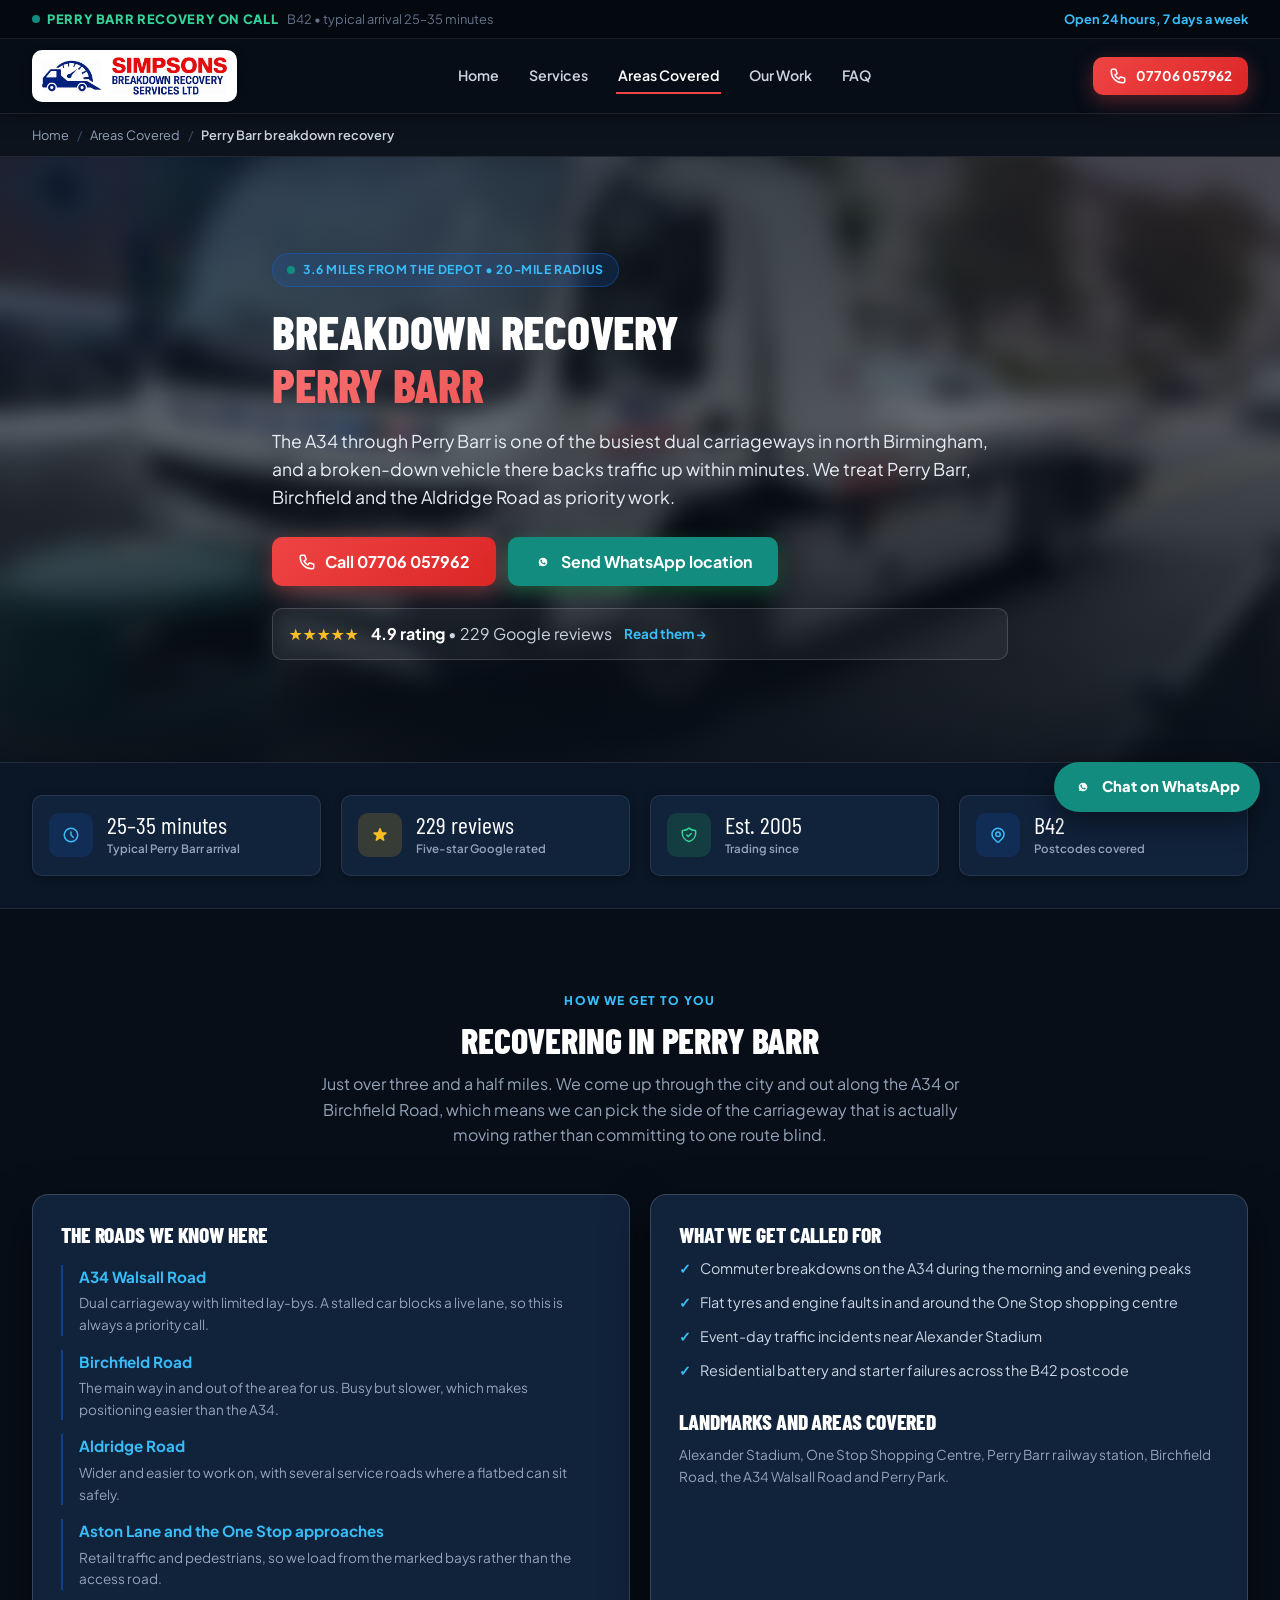
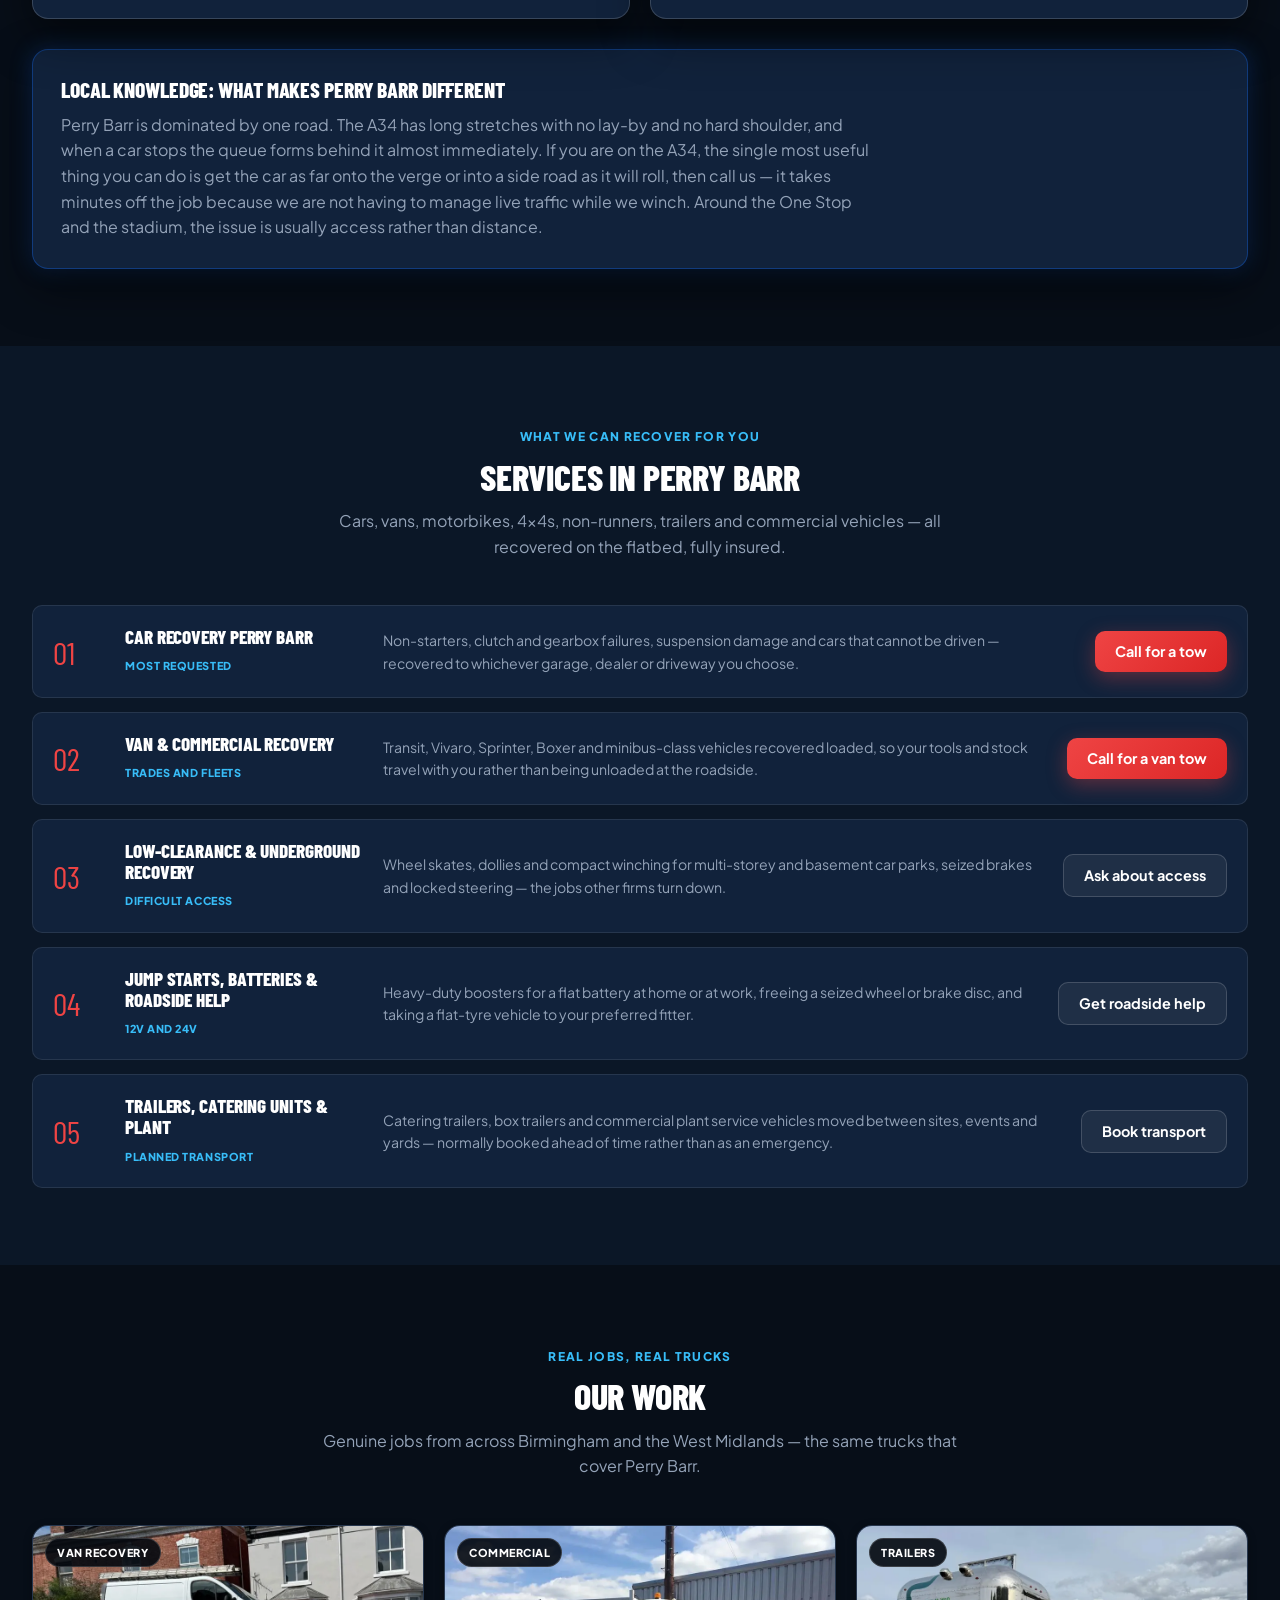
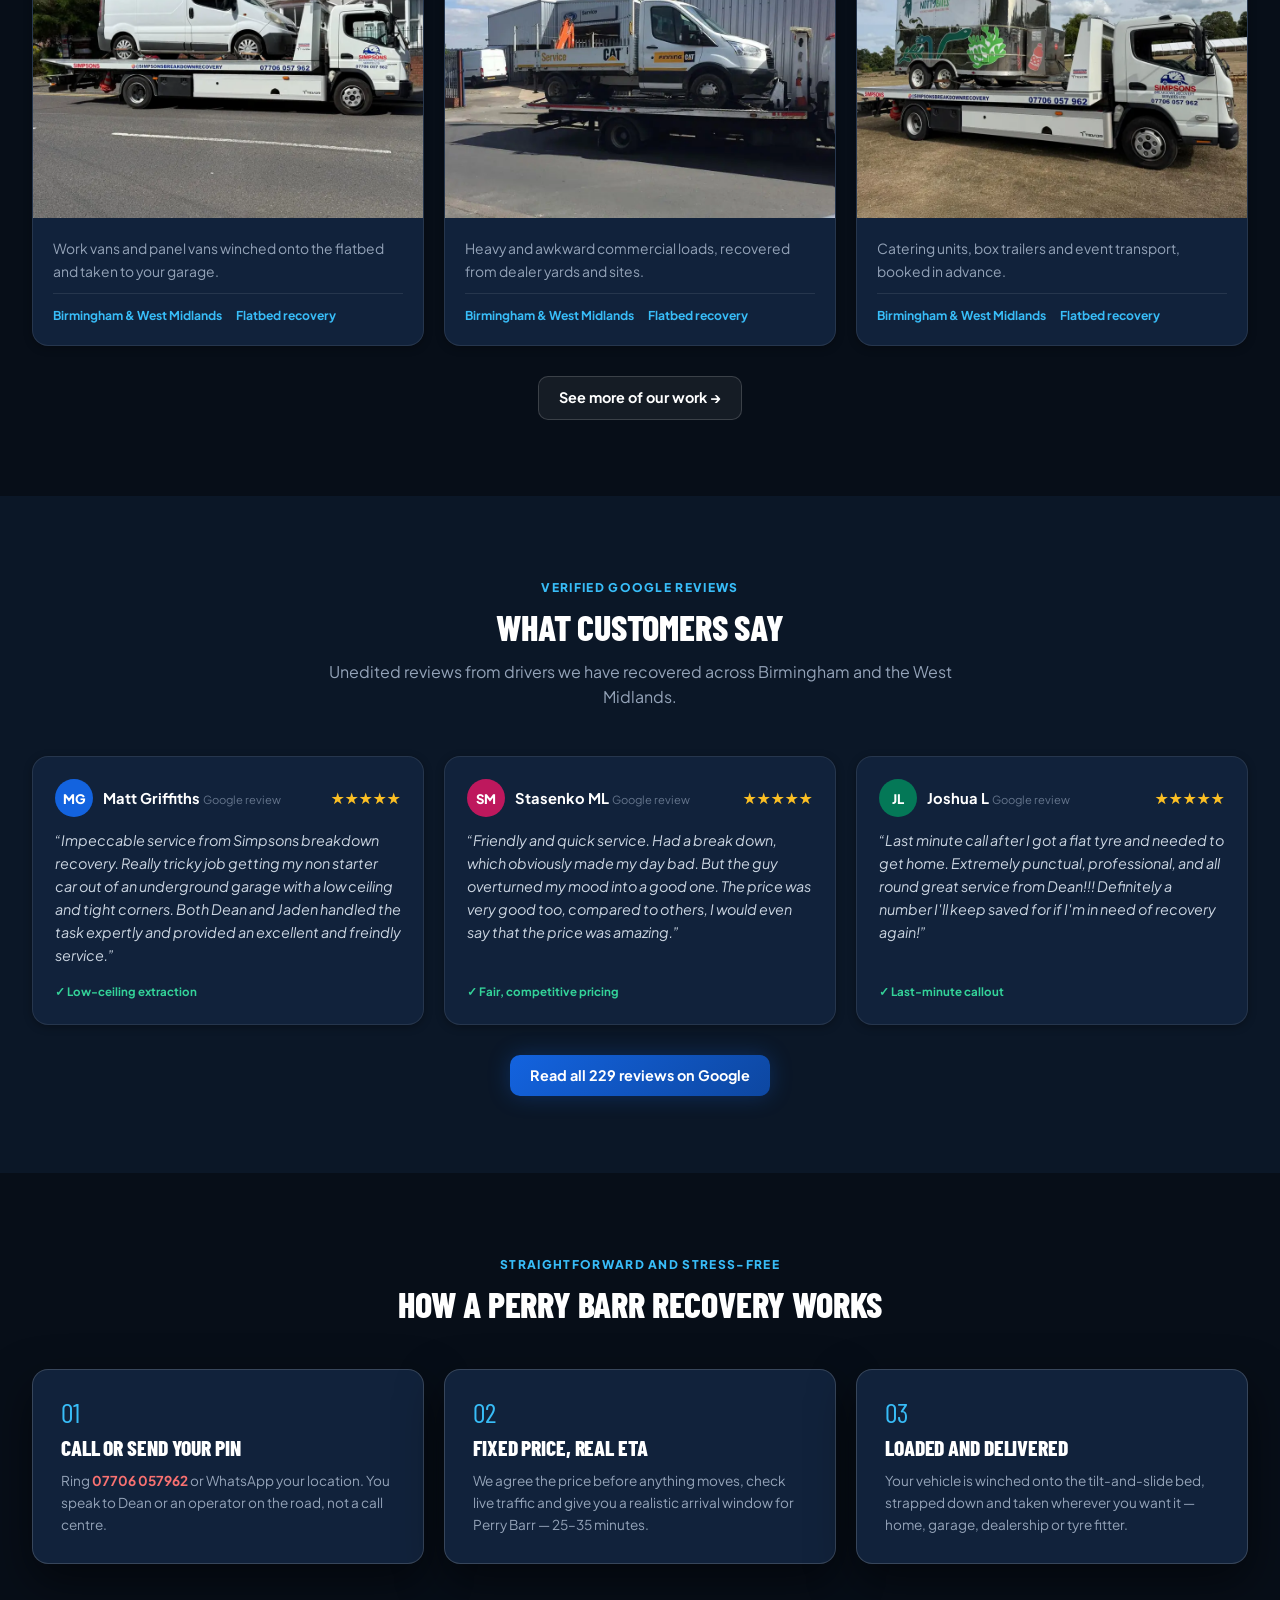
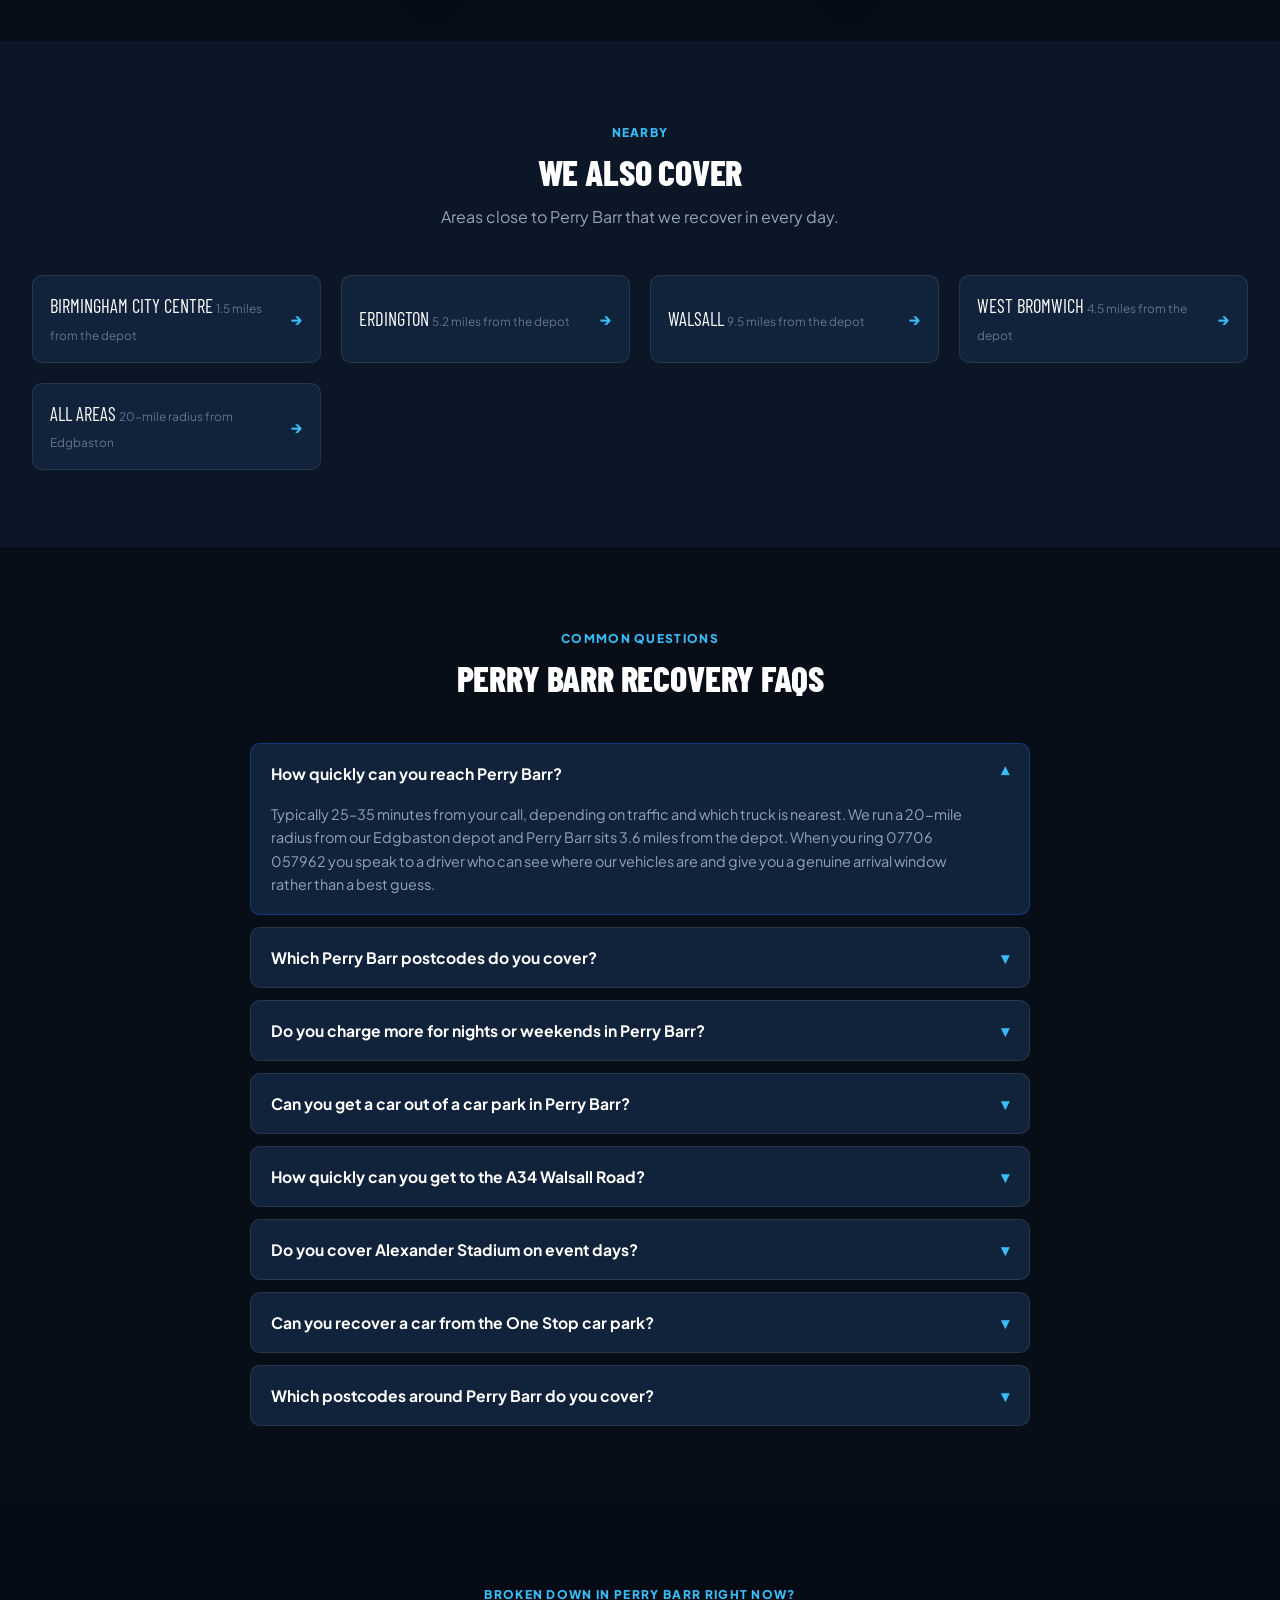
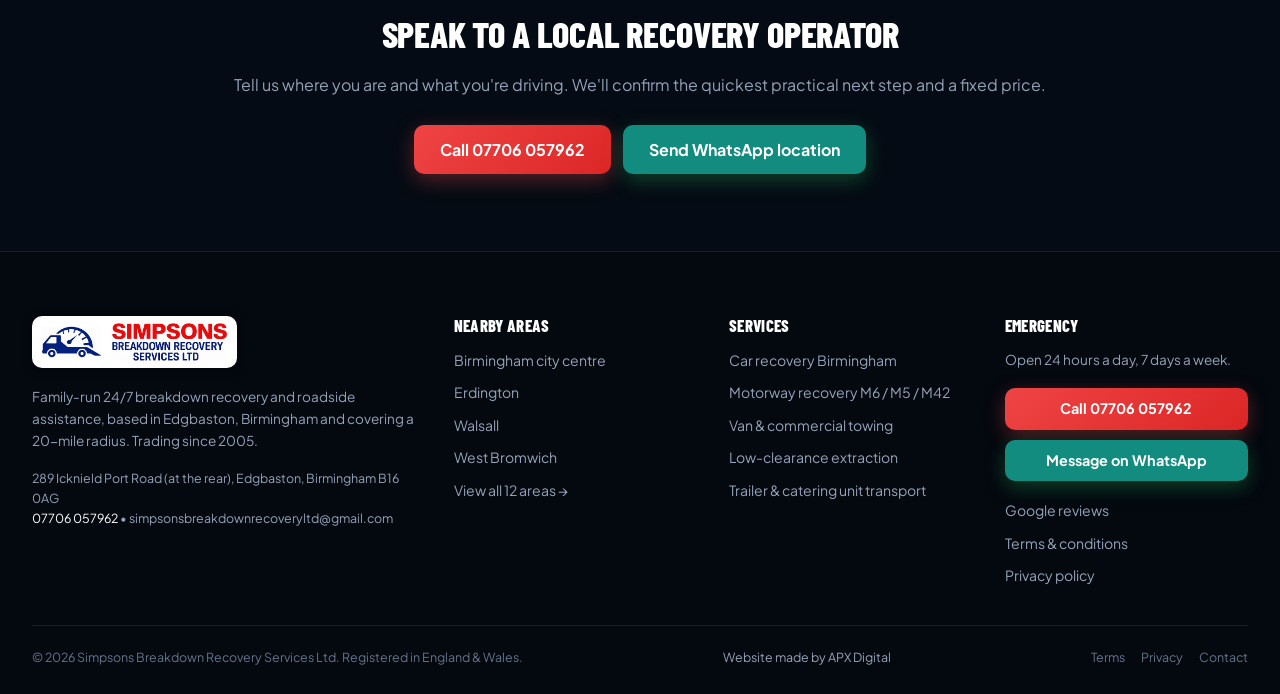
<file: areas/perry-barr-breakdown-recovery.html>
<!DOCTYPE html>
<html lang="en-GB">
<head>
  <meta charset="UTF-8">
  <meta name="viewport" content="width=device-width, initial-scale=1">
  <title>Breakdown Recovery Perry Barr | 24/7 Simpsons Recovery</title>
  <meta name="description" content="24/7 breakdown recovery in Perry Barr. Typical arrival 25–35 minutes, fixed prices and 229 five-star reviews. Call Simpsons on 07706 057962.">

  <link rel="canonical" href="https://simpsonsbreakdownrecovery.co.uk/areas/perry-barr-breakdown-recovery.html">
  <meta name="robots" content="index, follow">
  <meta name="googlebot" content="index, follow, max-image-preview:large, max-snippet:-1, max-video-preview:-1">
  <meta name="author" content="Simpsons Breakdown Recovery Services Ltd">
  <meta name="theme-color" content="#070e18">

  <!-- Geo signals -->
  <meta name="geo.region" content="GB-BIR">
  <meta name="geo.placename" content="Perry Barr, Birmingham">
  <meta name="geo.position" content="52.4844;-1.9351">
  <meta name="ICBM" content="52.4844, -1.9351">

  <!-- Open Graph -->
  <meta property="og:type" content="website">
  <meta property="og:site_name" content="Simpsons Breakdown Recovery Services Ltd">
  <meta property="og:locale" content="en_GB">
  <meta property="og:title" content="Breakdown Recovery Perry Barr | 24/7 Simpsons Recovery">
  <meta property="og:description" content="24/7 breakdown recovery in Perry Barr. Typical arrival 25–35 minutes, fixed prices and 229 five-star reviews. Call Simpsons on 07706 057962.">
  <meta property="og:url" content="https://simpsonsbreakdownrecovery.co.uk/areas/perry-barr-breakdown-recovery.html">
  <meta property="og:image" content="https://simpsonsbreakdownrecovery.co.uk/images/og-image.jpg">
  <meta property="og:image:width" content="1200">
  <meta property="og:image:height" content="630">
  <meta property="og:image:alt" content="Simpsons Breakdown Recovery Services Ltd — 24/7 breakdown recovery in Birmingham">

  <!-- Twitter / X -->
  <meta name="twitter:card" content="summary_large_image">
  <meta name="twitter:title" content="Breakdown Recovery Perry Barr | 24/7 Simpsons Recovery">
  <meta name="twitter:description" content="24/7 breakdown recovery in Perry Barr. Typical arrival 25–35 minutes, fixed prices and 229 five-star reviews. Call Simpsons on 07706 057962.">
  <meta name="twitter:image" content="https://simpsonsbreakdownrecovery.co.uk/images/og-image.jpg">
  <meta name="twitter:image:alt" content="Simpsons Breakdown Recovery Services Ltd — 24/7 breakdown recovery in Birmingham">

  <link rel="icon" href="../images/icon-32.png" sizes="32x32" type="image/png">
  <link rel="icon" href="../images/icon-512.png" sizes="512x512" type="image/png">
  <link rel="apple-touch-icon" href="../images/icon-180.png">
  <link rel="preload" as="image" href="../images/logo.webp">
  <link rel="preconnect" href="https://fonts.googleapis.com">
  <link rel="preconnect" href="https://fonts.gstatic.com" crossorigin>
  <link href="https://fonts.googleapis.com/css2?family=Barlow+Condensed:wght@700;800;900&family=Plus+Jakarta+Sans:wght@400;500;600;700;800&display=swap" rel="stylesheet">
  <link rel="stylesheet" href="../css/style.css">

  <!-- Google tag (gtag.js) — GA4 G-FZKR7KYQ15 -->
  <script async src="https://www.googletagmanager.com/gtag/js?id=G-FZKR7KYQ15"></script>
  <script>
    window.dataLayer = window.dataLayer || [];
    function gtag(){dataLayer.push(arguments);}
    gtag('js', new Date());

    gtag('config', 'G-FZKR7KYQ15');
  </script>

  <script type="application/ld+json">
{
  "@context": "https://schema.org",
  "@graph": [
    {
      "@type": [
        "AutoRepair",
        "EmergencyService"
      ],
      "@id": "https://simpsonsbreakdownrecovery.co.uk/areas/perry-barr-breakdown-recovery.html#business",
      "name": "Simpsons Breakdown Recovery Services Ltd — Perry Barr",
      "legalName": "Simpsons Breakdown Recovery Services Ltd",
      "url": "https://simpsonsbreakdownrecovery.co.uk/areas/perry-barr-breakdown-recovery.html",
      "telephone": "+447706057962",
      "email": "simpsonsbreakdownrecoveryltd@gmail.com",
      "priceRange": "££",
      "currenciesAccepted": "GBP",
      "paymentAccepted": "Cash, Bank transfer, Card",
      "image": "https://simpsonsbreakdownrecovery.co.uk/images/work-van-recovery.webp",
      "logo": {
        "@type": "ImageObject",
        "url": "https://simpsonsbreakdownrecovery.co.uk/images/logo.webp",
        "width": 661,
        "height": 143
      },
      "foundingDate": "2005",
      "description": "Family-run 24/7 breakdown recovery, vehicle towing and roadside assistance covering Birmingham and the West Midlands within a 20-mile radius of the Edgbaston depot. Cars, vans, motorbikes, 4x4s, non-runners and trailers.",
      "address": {
        "@type": "PostalAddress",
        "streetAddress": "289 Icknield Port Road, At the rear",
        "addressLocality": "Edgbaston, Birmingham",
        "addressRegion": "West Midlands",
        "postalCode": "B16 0AG",
        "addressCountry": "GB"
      },
      "geo": {
        "@type": "GeoCoordinates",
        "latitude": "52.4844",
        "longitude": "-1.9351"
      },
      "hasMap": "https://maps.google.com/?cid=7538252664488705060",
      "openingHoursSpecification": [
        {
          "@type": "OpeningHoursSpecification",
          "dayOfWeek": [
            "Monday",
            "Tuesday",
            "Wednesday",
            "Thursday",
            "Friday",
            "Saturday",
            "Sunday"
          ],
          "opens": "00:00",
          "closes": "23:59"
        }
      ],
      "areaServed": {
        "@type": "AdministrativeArea",
        "name": "Perry Barr"
      },
      "aggregateRating": {
        "@type": "AggregateRating",
        "ratingValue": "4.9",
        "reviewCount": "229",
        "bestRating": "5",
        "worstRating": "1"
      },
      "sameAs": [
        "https://x.com/SRecoveryl15565",
        "https://maps.google.com/?cid=7538252664488705060"
      ],
      "hasOfferCatalog": {
        "@type": "OfferCatalog",
        "name": "Breakdown recovery and vehicle transport services",
        "itemListElement": [
          {
            "@type": "Offer",
            "itemOffered": {
              "@type": "Service",
              "name": "Car recovery Birmingham",
              "description": "24/7 car recovery and towing for non-starters, clutch and gearbox failures, suspension damage and accident damage.",
              "areaServed": {
                "@type": "City",
                "name": "Birmingham"
              }
            }
          },
          {
            "@type": "Offer",
            "itemOffered": {
              "@type": "Service",
              "name": "Motorway recovery",
              "description": "Priority recovery from hard shoulders and emergency refuge areas on the M6, M5 and M42 and the A38(M).",
              "areaServed": {
                "@type": "City",
                "name": "Birmingham"
              }
            }
          },
          {
            "@type": "Offer",
            "itemOffered": {
              "@type": "Service",
              "name": "Van and commercial vehicle recovery",
              "description": "Loaded vans, minibuses and light commercial vehicles recovered with the load on board.",
              "areaServed": {
                "@type": "City",
                "name": "Birmingham"
              }
            }
          },
          {
            "@type": "Offer",
            "itemOffered": {
              "@type": "Service",
              "name": "Low-clearance and underground recovery",
              "description": "Wheel skates, dollies and compact winching for multi-storey and basement car parks, seized brakes and locked steering.",
              "areaServed": {
                "@type": "City",
                "name": "Birmingham"
              }
            }
          },
          {
            "@type": "Offer",
            "itemOffered": {
              "@type": "Service",
              "name": "Jump starts and flat batteries",
              "description": "12V and 24V jump starts at home, at work or at the roadside, plus flat-tyre transport.",
              "areaServed": {
                "@type": "City",
                "name": "Birmingham"
              }
            }
          },
          {
            "@type": "Offer",
            "itemOffered": {
              "@type": "Service",
              "name": "Trailer, catering unit and plant transport",
              "description": "Catering trailers, box trailers and commercial plant vehicles moved between sites and events.",
              "areaServed": {
                "@type": "City",
                "name": "Birmingham"
              }
            }
          },
          {
            "@type": "Offer",
            "itemOffered": {
              "@type": "Service",
              "name": "Accident and non-runner transport",
              "description": "Scene clearance, documented transport for insurance claims and movement of non-runners between garages.",
              "areaServed": {
                "@type": "City",
                "name": "Birmingham"
              }
            }
          }
        ]
      }
    },
    {
      "@type": "WebSite",
      "@id": "https://simpsonsbreakdownrecovery.co.uk/#website",
      "url": "https://simpsonsbreakdownrecovery.co.uk",
      "name": "Simpsons Breakdown Recovery Services Ltd",
      "inLanguage": "en-GB",
      "publisher": {
        "@id": "https://simpsonsbreakdownrecovery.co.uk/#business"
      }
    },
    {
      "@type": "WebPage",
      "@id": "https://simpsonsbreakdownrecovery.co.uk/areas/perry-barr-breakdown-recovery.html#webpage",
      "url": "https://simpsonsbreakdownrecovery.co.uk/areas/perry-barr-breakdown-recovery.html",
      "name": "Breakdown Recovery Perry Barr | 24/7 Simpsons Recovery",
      "description": "24/7 breakdown recovery in Perry Barr. Typical arrival 25–35 minutes, fixed prices and 229 five-star reviews. Call Simpsons on 07706 057962.",
      "isPartOf": {
        "@id": "https://simpsonsbreakdownrecovery.co.uk/#website"
      },
      "about": {
        "@id": "https://simpsonsbreakdownrecovery.co.uk/#business"
      },
      "inLanguage": "en-GB"
    },
    {
      "@type": "BreadcrumbList",
      "@id": "https://simpsonsbreakdownrecovery.co.uk/areas/perry-barr-breakdown-recovery.html#breadcrumb",
      "itemListElement": [
        {
          "@type": "ListItem",
          "position": 1,
          "name": "Home",
          "item": "https://simpsonsbreakdownrecovery.co.uk/"
        },
        {
          "@type": "ListItem",
          "position": 2,
          "name": "Areas Covered",
          "item": "https://simpsonsbreakdownrecovery.co.uk/#areas"
        },
        {
          "@type": "ListItem",
          "position": 3,
          "name": "Perry Barr breakdown recovery"
        }
      ]
    },
    {
      "@type": "FAQPage",
      "@id": "https://simpsonsbreakdownrecovery.co.uk/areas/perry-barr-breakdown-recovery.html#faq",
      "mainEntity": [
        {
          "@type": "Question",
          "name": "How quickly can you reach Perry Barr?",
          "acceptedAnswer": {
            "@type": "Answer",
            "text": "Typically 25–35 minutes from your call, depending on traffic and which truck is nearest. We run a 20-mile radius from our Edgbaston depot and Perry Barr sits 3.6 miles from the depot. When you ring 07706 057962 you speak to a driver who can see where our vehicles are and give you a genuine arrival window rather than a best guess."
          }
        },
        {
          "@type": "Question",
          "name": "Which Perry Barr postcodes do you cover?",
          "acceptedAnswer": {
            "@type": "Answer",
            "text": "We cover B42, along with the surrounding streets and the main routes through the area — the A34 Walsall Road, Birchfield Road, Aldridge Road and Aston Lane. If you are just outside these postcodes, call with your location and we will tell you straight away whether we can get to you."
          }
        },
        {
          "@type": "Question",
          "name": "Do you charge more for nights or weekends in Perry Barr?",
          "acceptedAnswer": {
            "@type": "Answer",
            "text": "No. We quote a fixed price before the truck is dispatched, whatever the hour. There is no after-hours loading added later, no hidden mileage surcharge, and no charge for getting a price from us."
          }
        },
        {
          "@type": "Question",
          "name": "Can you get a car out of a car park in Perry Barr?",
          "acceptedAnswer": {
            "@type": "Answer",
            "text": "Yes. Multi-storey and basement car parks are one of our specialities. We carry low-profile wheel skates, dollies and compact winching equipment, so a vehicle that will not start or will not roll can be moved out without damage to the bodywork, the wheels or the building."
          }
        },
        {
          "@type": "Question",
          "name": "How quickly can you get to the A34 Walsall Road?",
          "acceptedAnswer": {
            "@type": "Answer",
            "text": "Typically 25 to 35 minutes from the depot. Because the A34 is a live dual carriageway we treat those calls as priority, and we will advise you on getting clear of the carriageway while we are on the way."
          }
        },
        {
          "@type": "Question",
          "name": "Do you cover Alexander Stadium on event days?",
          "acceptedAnswer": {
            "@type": "Answer",
            "text": "We cover the area, but on major event days the roads around the stadium are closed or contraflowed, which changes where we can reach you. Call us and describe the nearest gate or car park and we will plan around the closures."
          }
        },
        {
          "@type": "Question",
          "name": "Can you recover a car from the One Stop car park?",
          "acceptedAnswer": {
            "@type": "Answer",
            "text": "Yes — that is a common job. Car parks there are open-air so we can normally come to the vehicle directly rather than recovering it to a barrier first."
          }
        },
        {
          "@type": "Question",
          "name": "Which postcodes around Perry Barr do you cover?",
          "acceptedAnswer": {
            "@type": "Answer",
            "text": "B42 plus the surrounding streets into Birchfield, Handsworth Wood and Aston. We are 3.6 miles from the area, so arrival is normally 25 to 35 minutes."
          }
        }
      ]
    }
  ]
}
  </script>
</head>
<body>

<a class="skip-link" href="#main">Skip to content</a>

<div class="ticker">
  <div class="shell ticker__inner">
    <div class="ticker__left">
      <span class="ticker__live"><span class="dot"></span> Perry Barr recovery on call</span>
      <span class="ticker__detail">B42 &bull; typical arrival 25–35 minutes</span>
    </div>
    <span class="ticker__note">Open 24 hours, 7 days a week</span>
  </div>
</div>

<header class="site-header">
  <div class="shell site-header__inner">

    <a href="../index.html" class="brand" aria-label="Simpsons Breakdown Recovery Services Ltd — home">
      <span class="brand__plate">
        <img class="brand__logo" src="../images/logo.webp" width="661" height="143" alt="Simpsons Breakdown Recovery Services Ltd" fetchpriority="high" decoding="async">
      </span>
    </a>

    <nav class="nav" aria-label="Main">
      <a href="../index.html">Home</a>
      <a href="../index.html#services">Services</a>
      <a href="../index.html#areas" class="is-active">Areas Covered</a>
      <a href="../index.html#work">Our Work</a>
      <a href="../index.html#faq">FAQ</a>
    </nav>

    <div class="header-actions">
      <a href="tel:07706057962" class="btn btn--red btn--sm">
        <svg class="icon" fill="none" stroke="currentColor" viewBox="0 0 24 24" aria-hidden="true"><path stroke-linecap="round" stroke-linejoin="round" stroke-width="2" d="M3 5a2 2 0 012-2h3.28a1 1 0 01.948.684l1.498 4.493a1 1 0 01-.502 1.21l-2.257 1.13a11.042 11.042 0 005.516 5.516l1.13-2.257a1 1 0 011.21-.502l4.493 1.498a1 1 0 01.684.949V19a2 2 0 01-2 2h-1C9.716 21 3 14.284 3 6V5z"/></svg>
        <span class="nowrap">07706 057962</span>
      </a>
      <button class="menu-toggle" id="menuToggle" type="button" aria-label="Menu" aria-expanded="false" aria-controls="mobileNav">
        <span></span><span></span><span></span>
      </button>
    </div>
  </div>

  <nav class="mobile-nav" id="mobileNav" aria-label="Mobile">
    <a href="../index.html">Home</a>
    <a href="../index.html#services">Services</a>
    <a href="../index.html#areas">Areas Covered</a>
    <a href="../index.html#work">Our Work</a>
    <a href="../index.html#faq">FAQ</a>
    <div class="mobile-nav__cta">
      <a href="tel:07706057962" class="btn btn--red btn--block">Call 07706 057962</a>
    </div>
  </nav>
</header>

<main id="main">

  <nav class="breadcrumb" aria-label="Breadcrumb">
    <div class="shell breadcrumb__inner">
      <a href="../index.html">Home</a>
      <span class="breadcrumb__sep" aria-hidden="true">/</span>
      <a href="../index.html#areas">Areas Covered</a>
      <span class="breadcrumb__sep" aria-hidden="true">/</span>
      <span aria-current="page">Perry Barr breakdown recovery</span>
    </div>
  </nav>

  <section class="hero">
    <div class="hero__bg" aria-hidden="true"></div>
    <div class="hero__scrim" aria-hidden="true"></div>

    <div class="shell hero__inner">
      <span class="pill"><span class="dot"></span> 3.6 miles from the depot &bull; 20-mile radius</span>

      <h1>Breakdown recovery <span class="hero__accent">Perry Barr</span></h1>

      <p class="lead hero__lead">The A34 through Perry Barr is one of the busiest dual carriageways in north Birmingham, and a broken-down vehicle there backs traffic up within minutes. We treat Perry Barr, Birchfield and the Aldridge Road as priority work.</p>

      <div class="hero__cta">
        <a href="tel:07706057962" class="btn btn--red btn--lg">
          <svg class="icon" fill="none" stroke="currentColor" viewBox="0 0 24 24" aria-hidden="true"><path stroke-linecap="round" stroke-linejoin="round" stroke-width="2" d="M3 5a2 2 0 012-2h3.28a1 1 0 01.948.684l1.498 4.493a1 1 0 01-.502 1.21l-2.257 1.13a11.042 11.042 0 005.516 5.516l1.13-2.257a1 1 0 011.21-.502l4.493 1.498a1 1 0 01.684.949V19a2 2 0 01-2 2h-1C9.716 21 3 14.284 3 6V5z"/></svg>
          Call 07706 057962
        </a>
        <a href="https://wa.me/447706057962?text=Hello%20Simpsons%20Recovery,%20I%20have%20broken%20down%20in%20Perry%20Barr.%20Here%20is%20my%20location:" target="_blank" rel="noopener" class="btn btn--green btn--lg">
          <svg class="icon" fill="currentColor" viewBox="0 0 24 24" aria-hidden="true"><path d="M12.03 6.17c-3.18 0-5.76 2.59-5.76 5.77 0 1.3.38 2.27 1.02 3.28l-.58 2.13 2.18-.57c.98.58 1.91.93 3.14.93 3.18 0 5.77-2.59 5.77-5.77 0-3.19-2.58-5.77-5.77-5.77zm3.39 8.24c-.14.4-.84.77-1.17.82-.3.05-.68.06-1.09-.07-.25-.08-.58-.19-.99-.36-1.74-.75-2.87-2.5-2.96-2.62-.09-.11-.71-.94-.71-1.79s.45-1.27.61-1.45c.16-.17.35-.22.46-.22h.33c.11 0 .25-.04.39.3.14.35.49 1.2.53 1.29.04.09.07.19.01.3-.06.12-.09.19-.17.29l-.26.3c-.09.09-.18.18-.08.36.1.17.45.74.96 1.2.66.59 1.22.77 1.4.86.17.09.27.07.37-.04.1-.12.43-.51.55-.68.12-.17.23-.14.39-.09.16.06 1.01.48 1.18.56.17.09.29.13.33.2.05.07.05.42-.1.83z"/></svg>
          Send WhatsApp location
        </a>
      </div>

      <a class="review-badge" href="https://share.google/FIO6KZSxKO3p8ohXX" target="_blank" rel="noopener">
        <span class="stars" aria-hidden="true">★★★★★</span>
        <span><strong style="color:#fff">4.9 rating</strong> &bull; 229 Google reviews</span>
        <span class="review-badge__link">Read them &rarr;</span>
      </a>
    </div>
  </section>

  <section class="metrics">
    <div class="shell grid grid-4">
      <div class="metric">
        <span class="metric__icon">
          <svg class="icon" fill="none" stroke="currentColor" viewBox="0 0 24 24" aria-hidden="true"><path stroke-linecap="round" stroke-linejoin="round" stroke-width="2" d="M12 8v4l3 3m6-3a9 9 0 11-18 0 9 9 0 0118 0z"/></svg>
        </span>
        <span>
          <span class="metric__value">25–35 minutes</span>
          <span class="metric__label">Typical Perry Barr arrival</span>
        </span>
      </div>
      <div class="metric">
        <span class="metric__icon metric__icon--amber">
          <svg class="icon" fill="currentColor" viewBox="0 0 20 20" aria-hidden="true"><path d="M9.05 2.93c.3-.92 1.6-.92 1.9 0l1.07 3.29a1 1 0 00.95.69h3.46c.97 0 1.37 1.24.59 1.81l-2.8 2.03a1 1 0 00-.36 1.12l1.07 3.29c.3.92-.76 1.69-1.54 1.12l-2.8-2.03a1 1 0 00-1.18 0l-2.8 2.03c-.78.57-1.84-.2-1.54-1.12l1.07-3.29a1 1 0 00-.36-1.12L2.98 8.72c-.78-.57-.38-1.81.59-1.81h3.46a1 1 0 00.95-.69l1.07-3.29z"/></svg>
        </span>
        <span>
          <span class="metric__value">229 reviews</span>
          <span class="metric__label">Five-star Google rated</span>
        </span>
      </div>
      <div class="metric">
        <span class="metric__icon metric__icon--green">
          <svg class="icon" fill="none" stroke="currentColor" viewBox="0 0 24 24" aria-hidden="true"><path stroke-linecap="round" stroke-linejoin="round" stroke-width="2" d="M9 12l2 2 4-4m5.6-4A12 12 0 0112 2.9 12 12 0 013.4 6 12 12 0 003 9c0 5.6 3.8 10.3 9 11.6 5.2-1.3 9-6 9-11.6 0-1-.1-2-.4-3z"/></svg>
        </span>
        <span>
          <span class="metric__value">Est. 2005</span>
          <span class="metric__label">Trading since</span>
        </span>
      </div>
      <div class="metric">
        <span class="metric__icon">
          <svg class="icon" fill="none" stroke="currentColor" viewBox="0 0 24 24" aria-hidden="true"><path stroke-linecap="round" stroke-linejoin="round" stroke-width="2" d="M17.7 16.7L13.4 20.9a2 2 0 01-2.8 0l-4.3-4.2a8 8 0 1111.4 0z"/><path stroke-linecap="round" stroke-linejoin="round" stroke-width="2" d="M15 11a3 3 0 11-6 0 3 3 0 016 0z"/></svg>
        </span>
        <span>
          <span class="metric__value">B42</span>
          <span class="metric__label">Postcodes covered</span>
        </span>
      </div>
    </div>
  </section>

  <section class="section">
    <div class="shell">
      <div class="section-head">
        <span class="eyebrow">How we get to you</span>
        <h2>Recovering in Perry Barr</h2>
        <p class="muted">Just over three and a half miles. We come up through the city and out along the A34 or Birchfield Road, which means we can pick the side of the carriageway that is actually moving rather than committing to one route blind.</p>
      </div>

      <div class="grid grid-2">
        <article class="panel">
          <h3 class="mb-md">The roads we know here</h3>
          <ul class="route-list">
          <li>
            <strong class="text-cyan">A34 Walsall Road</strong>
            <span class="muted small">Dual carriageway with limited lay-bys. A stalled car blocks a live lane, so this is always a priority call.</span>
          </li>
          <li>
            <strong class="text-cyan">Birchfield Road</strong>
            <span class="muted small">The main way in and out of the area for us. Busy but slower, which makes positioning easier than the A34.</span>
          </li>
          <li>
            <strong class="text-cyan">Aldridge Road</strong>
            <span class="muted small">Wider and easier to work on, with several service roads where a flatbed can sit safely.</span>
          </li>
          <li>
            <strong class="text-cyan">Aston Lane and the One Stop approaches</strong>
            <span class="muted small">Retail traffic and pedestrians, so we load from the marked bays rather than the access road.</span>
          </li>
          </ul>
        </article>

        <article class="panel">
          <h3 class="mb-sm">What we get called for</h3>
          <ul class="check-list mb-lg">
            <li>Commuter breakdowns on the A34 during the morning and evening peaks</li>
            <li>Flat tyres and engine faults in and around the One Stop shopping centre</li>
            <li>Event-day traffic incidents near Alexander Stadium</li>
            <li>Residential battery and starter failures across the B42 postcode</li>
          </ul>
          <h3 class="mb-sm">Landmarks and areas covered</h3>
          <p class="muted small mb-0">Alexander Stadium, One Stop Shopping Centre, Perry Barr railway station, Birchfield Road, the A34 Walsall Road and Perry Park.</p>
        </article>
      </div>

      <div class="panel panel--glow mt-lg">
        <h3 class="mb-sm">Local knowledge: what makes Perry Barr different</h3>
        <p class="muted mb-0">Perry Barr is dominated by one road. The A34 has long stretches with no lay-by and no hard shoulder, and when a car stops the queue forms behind it almost immediately. If you are on the A34, the single most useful thing you can do is get the car as far onto the verge or into a side road as it will roll, then call us — it takes minutes off the job because we are not having to manage live traffic while we winch. Around the One Stop and the stadium, the issue is usually access rather than distance.</p>
      </div>
    </div>
  </section>

  <section class="section section--alt">
    <div class="shell">
      <div class="section-head">
        <span class="eyebrow">What we can recover for you</span>
        <h2>Services in Perry Barr</h2>
        <p class="muted">Cars, vans, motorbikes, 4x4s, non-runners, trailers and commercial vehicles — all recovered on the flatbed, fully insured.</p>
      </div>

      <div class="stack">
        <article class="service-row">
          <div class="service-row__num">01</div>
          <div class="service-row__name">
            <h3>Car recovery Perry Barr</h3>
            <span class="service-row__tag">Most requested</span>
          </div>
          <p class="service-row__desc">Non-starters, clutch and gearbox failures, suspension damage and cars that cannot be driven — recovered to whichever garage, dealer or driveway you choose.</p>
          <div class="service-row__cta"><a href="tel:07706057962" class="btn btn--red">Call for a tow</a></div>
        </article>

        <article class="service-row">
          <div class="service-row__num">02</div>
          <div class="service-row__name">
            <h3>Van &amp; commercial recovery</h3>
            <span class="service-row__tag">Trades and fleets</span>
          </div>
          <p class="service-row__desc">Transit, Vivaro, Sprinter, Boxer and minibus-class vehicles recovered loaded, so your tools and stock travel with you rather than being unloaded at the roadside.</p>
          <div class="service-row__cta"><a href="tel:07706057962" class="btn btn--red">Call for a van tow</a></div>
        </article>

        <article class="service-row">
          <div class="service-row__num">03</div>
          <div class="service-row__name">
            <h3>Low-clearance &amp; underground recovery</h3>
            <span class="service-row__tag">Difficult access</span>
          </div>
          <p class="service-row__desc">Wheel skates, dollies and compact winching for multi-storey and basement car parks, seized brakes and locked steering — the jobs other firms turn down.</p>
          <div class="service-row__cta"><a href="../index.html#contact" class="btn btn--ghost">Ask about access</a></div>
        </article>

        <article class="service-row">
          <div class="service-row__num">04</div>
          <div class="service-row__name">
            <h3>Jump starts, batteries &amp; roadside help</h3>
            <span class="service-row__tag">12V and 24V</span>
          </div>
          <p class="service-row__desc">Heavy-duty boosters for a flat battery at home or at work, freeing a seized wheel or brake disc, and taking a flat-tyre vehicle to your preferred fitter.</p>
          <div class="service-row__cta"><a href="tel:07706057962" class="btn btn--ghost">Get roadside help</a></div>
        </article>

        <article class="service-row">
          <div class="service-row__num">05</div>
          <div class="service-row__name">
            <h3>Trailers, catering units &amp; plant</h3>
            <span class="service-row__tag">Planned transport</span>
          </div>
          <p class="service-row__desc">Catering trailers, box trailers and commercial plant service vehicles moved between sites, events and yards — normally booked ahead of time rather than as an emergency.</p>
          <div class="service-row__cta"><a href="tel:07706057962" class="btn btn--ghost">Book transport</a></div>
        </article>
      </div>
    </div>
  </section>

  <section class="section">
    <div class="shell">
      <div class="section-head">
        <span class="eyebrow">Real jobs, real trucks</span>
        <h2>Our work</h2>
        <p class="muted">Genuine jobs from across Birmingham and the West Midlands — the same trucks that cover Perry Barr.</p>
      </div>

      <div class="grid grid-3">
        <article class="work-card">
          <div class="work-card__media">
            <img src="../images/work-van-recovery.webp" width="1100" height="1100" loading="lazy" decoding="async"
                 alt="Simpsons Breakdown Recovery flatbed loading a white Renault Trafic work van in Birmingham">
            <span class="work-card__badge">Van recovery</span>
          </div>
          <div class="work-card__body">
            <p>Work vans and panel vans winched onto the flatbed and taken to your garage.</p>
            <div class="work-card__meta"><span>Birmingham &amp; West Midlands</span><span>Flatbed recovery</span></div>
          </div>
        </article>
        <article class="work-card">
          <div class="work-card__media">
            <img src="../images/work-cat-service-truck.webp" width="960" height="720" loading="lazy" decoding="async"
                 alt="Plant service truck with a mounted crane loaded on a Simpsons flatbed recovery truck">
            <span class="work-card__badge">Commercial</span>
          </div>
          <div class="work-card__body">
            <p>Heavy and awkward commercial loads, recovered from dealer yards and sites.</p>
            <div class="work-card__meta"><span>Birmingham &amp; West Midlands</span><span>Flatbed recovery</span></div>
          </div>
        </article>
        <article class="work-card">
          <div class="work-card__media">
            <img src="../images/work-trailer-load.webp" width="1100" height="1100" loading="lazy" decoding="async"
                 alt="Catering trailer loaded on a Simpsons Breakdown Recovery flatbed at a showground">
            <span class="work-card__badge">Trailers</span>
          </div>
          <div class="work-card__body">
            <p>Catering units, box trailers and event transport, booked in advance.</p>
            <div class="work-card__meta"><span>Birmingham &amp; West Midlands</span><span>Flatbed recovery</span></div>
          </div>
        </article>
      </div>

      <div class="center mt-lg">
        <a href="../index.html#work" class="btn btn--ghost">See more of our work &rarr;</a>
      </div>
    </div>
  </section>

  <section class="section section--alt">
    <div class="shell">
      <div class="section-head">
        <span class="eyebrow">Verified Google reviews</span>
        <h2>What customers say</h2>
        <p class="muted">Unedited reviews from drivers we have recovered across Birmingham and the West Midlands.</p>
      </div>

      <div class="grid grid-3">
        <article class="review">
          <div>
            <div class="review__head">
              <div class="review__who">
                <span class="avatar">MG</span>
                <span>
                  <span class="review__name">Matt Griffiths</span>
                  <span class="review__source">Google review</span>
                </span>
              </div>
              <span class="stars" aria-hidden="true">★★★★★</span>
            </div>
            <p class="review__quote">“Impeccable service from Simpsons breakdown recovery. Really tricky job getting my non starter car out of an underground garage with a low ceiling and tight corners. Both Dean and Jaden handled the task expertly and provided an excellent and freindly service.”</p>
          </div>
          <span class="review__tag">✓ Low-ceiling extraction</span>
        </article>

        <article class="review">
          <div>
            <div class="review__head">
              <div class="review__who">
                <span class="avatar" style="background:#be185d">SM</span>
                <span>
                  <span class="review__name">Stasenko ML</span>
                  <span class="review__source">Google review</span>
                </span>
              </div>
              <span class="stars" aria-hidden="true">★★★★★</span>
            </div>
            <p class="review__quote">“Friendly and quick service. Had a break down, which obviously made my day bad. But the guy overturned my mood into a good one. The price was very good too, compared to others, I would even say that the price was amazing.”</p>
          </div>
          <span class="review__tag">✓ Fair, competitive pricing</span>
        </article>

        <article class="review">
          <div>
            <div class="review__head">
              <div class="review__who">
                <span class="avatar" style="background:#047857">JL</span>
                <span>
                  <span class="review__name">Joshua L</span>
                  <span class="review__source">Google review</span>
                </span>
              </div>
              <span class="stars" aria-hidden="true">★★★★★</span>
            </div>
            <p class="review__quote">“Last minute call after I got a flat tyre and needed to get home. Extremely punctual, professional, and all round great service from Dean!!! Definitely a number I'll keep saved for if I'm in need of recovery again!”</p>
          </div>
          <span class="review__tag">✓ Last-minute callout</span>
        </article>
      </div>

      <div class="center mt-lg">
        <a href="https://share.google/FIO6KZSxKO3p8ohXX" target="_blank" rel="noopener" class="btn btn--blue">Read all 229 reviews on Google</a>
      </div>
    </div>
  </section>

  <section class="section">
    <div class="shell">
      <div class="section-head">
        <span class="eyebrow">Straightforward and stress-free</span>
        <h2>How a Perry Barr recovery works</h2>
      </div>

      <div class="grid grid-3">
        <article class="panel">
          <div class="stat__value mb-sm">01</div>
          <h3 class="mb-sm">Call or send your pin</h3>
          <p class="muted small mb-0">Ring <a href="tel:07706057962" class="text-red"><strong>07706 057962</strong></a> or WhatsApp your location. You speak to Dean or an operator on the road, not a call centre.</p>
        </article>
        <article class="panel">
          <div class="stat__value mb-sm">02</div>
          <h3 class="mb-sm">Fixed price, real ETA</h3>
          <p class="muted small mb-0">We agree the price before anything moves, check live traffic and give you a realistic arrival window for Perry Barr — 25–35 minutes.</p>
        </article>
        <article class="panel">
          <div class="stat__value mb-sm">03</div>
          <h3 class="mb-sm">Loaded and delivered</h3>
          <p class="muted small mb-0">Your vehicle is winched onto the tilt-and-slide bed, strapped down and taken wherever you want it — home, garage, dealership or tyre fitter.</p>
        </article>
      </div>
    </div>
  </section>

  <section class="section section--alt">
    <div class="shell">
      <div class="section-head">
        <span class="eyebrow">Nearby</span>
        <h2>We also cover</h2>
        <p class="muted">Areas close to Perry Barr that we recover in every day.</p>
      </div>

      <div class="grid grid-4">
        <a class="area-tile" href="birmingham-city-centre-breakdown-recovery.html">
          <span>
            <span class="area-tile__name">Birmingham city centre</span>
            <span class="area-tile__meta">1.5 miles from the depot</span>
          </span>
          <span class="area-tile__arrow" aria-hidden="true">&rarr;</span>
        </a>
        <a class="area-tile" href="erdington-breakdown-recovery.html">
          <span>
            <span class="area-tile__name">Erdington</span>
            <span class="area-tile__meta">5.2 miles from the depot</span>
          </span>
          <span class="area-tile__arrow" aria-hidden="true">&rarr;</span>
        </a>
        <a class="area-tile" href="walsall-breakdown-recovery.html">
          <span>
            <span class="area-tile__name">Walsall</span>
            <span class="area-tile__meta">9.5 miles from the depot</span>
          </span>
          <span class="area-tile__arrow" aria-hidden="true">&rarr;</span>
        </a>
        <a class="area-tile" href="west-bromwich-breakdown-recovery.html">
          <span>
            <span class="area-tile__name">West Bromwich</span>
            <span class="area-tile__meta">4.5 miles from the depot</span>
          </span>
          <span class="area-tile__arrow" aria-hidden="true">&rarr;</span>
        </a>
        <a class="area-tile" href="../index.html#areas">
          <span>
            <span class="area-tile__name">All areas</span>
            <span class="area-tile__meta">20-mile radius from Edgbaston</span>
          </span>
          <span class="area-tile__arrow" aria-hidden="true">&rarr;</span>
        </a>
      </div>
    </div>
  </section>

  <section class="section">
    <div class="shell">
      <div class="section-head">
        <span class="eyebrow">Common questions</span>
        <h2>Perry Barr recovery FAQs</h2>
      </div>

      <div class="faq">
        <div class="faq__item is-open">
          <button class="faq__q" type="button">
            <span>How quickly can you reach Perry Barr?</span>
            <span class="faq__chev" aria-hidden="true">▾</span>
          </button>
          <div class="faq__a"><div><p>Typically 25–35 minutes from your call, depending on traffic and which truck is nearest. We run a 20-mile radius from our Edgbaston depot and Perry Barr sits 3.6 miles from the depot. When you ring 07706 057962 you speak to a driver who can see where our vehicles are and give you a genuine arrival window rather than a best guess.</p></div></div>
        </div>
        <div class="faq__item">
          <button class="faq__q" type="button">
            <span>Which Perry Barr postcodes do you cover?</span>
            <span class="faq__chev" aria-hidden="true">▾</span>
          </button>
          <div class="faq__a"><div><p>We cover B42, along with the surrounding streets and the main routes through the area — the A34 Walsall Road, Birchfield Road, Aldridge Road and Aston Lane. If you are just outside these postcodes, call with your location and we will tell you straight away whether we can get to you.</p></div></div>
        </div>
        <div class="faq__item">
          <button class="faq__q" type="button">
            <span>Do you charge more for nights or weekends in Perry Barr?</span>
            <span class="faq__chev" aria-hidden="true">▾</span>
          </button>
          <div class="faq__a"><div><p>No. We quote a fixed price before the truck is dispatched, whatever the hour. There is no after-hours loading added later, no hidden mileage surcharge, and no charge for getting a price from us.</p></div></div>
        </div>
        <div class="faq__item">
          <button class="faq__q" type="button">
            <span>Can you get a car out of a car park in Perry Barr?</span>
            <span class="faq__chev" aria-hidden="true">▾</span>
          </button>
          <div class="faq__a"><div><p>Yes. Multi-storey and basement car parks are one of our specialities. We carry low-profile wheel skates, dollies and compact winching equipment, so a vehicle that will not start or will not roll can be moved out without damage to the bodywork, the wheels or the building.</p></div></div>
        </div>
        <div class="faq__item">
          <button class="faq__q" type="button">
            <span>How quickly can you get to the A34 Walsall Road?</span>
            <span class="faq__chev" aria-hidden="true">▾</span>
          </button>
          <div class="faq__a"><div><p>Typically 25 to 35 minutes from the depot. Because the A34 is a live dual carriageway we treat those calls as priority, and we will advise you on getting clear of the carriageway while we are on the way.</p></div></div>
        </div>
        <div class="faq__item">
          <button class="faq__q" type="button">
            <span>Do you cover Alexander Stadium on event days?</span>
            <span class="faq__chev" aria-hidden="true">▾</span>
          </button>
          <div class="faq__a"><div><p>We cover the area, but on major event days the roads around the stadium are closed or contraflowed, which changes where we can reach you. Call us and describe the nearest gate or car park and we will plan around the closures.</p></div></div>
        </div>
        <div class="faq__item">
          <button class="faq__q" type="button">
            <span>Can you recover a car from the One Stop car park?</span>
            <span class="faq__chev" aria-hidden="true">▾</span>
          </button>
          <div class="faq__a"><div><p>Yes — that is a common job. Car parks there are open-air so we can normally come to the vehicle directly rather than recovering it to a barrier first.</p></div></div>
        </div>
        <div class="faq__item">
          <button class="faq__q" type="button">
            <span>Which postcodes around Perry Barr do you cover?</span>
            <span class="faq__chev" aria-hidden="true">▾</span>
          </button>
          <div class="faq__a"><div><p>B42 plus the surrounding streets into Birchfield, Handsworth Wood and Aston. We are 3.6 miles from the area, so arrival is normally 25 to 35 minutes.</p></div></div>
        </div>
      </div>
    </div>
  </section>

  <section class="section section--deep">
    <div class="shell center">
      <span class="eyebrow">Broken down in Perry Barr right now?</span>
      <h2 class="mb-md">Speak to a local recovery operator</h2>
      <p class="muted mb-lg">Tell us where you are and what you're driving. We'll confirm the quickest practical next step and a fixed price.</p>
      <div class="row" style="justify-content:center">
        <a href="tel:07706057962" class="btn btn--red btn--lg">Call 07706 057962</a>
        <a href="https://wa.me/447706057962?text=Hello%20Simpsons%20Recovery,%20I%20have%20broken%20down%20in%20Perry%20Barr.%20Here%20is%20my%20location:" target="_blank" rel="noopener" class="btn btn--green btn--lg">Send WhatsApp location</a>
      </div>
    </div>
  </section>

</main>

<div class="modal" id="legalModal" role="dialog" aria-modal="true" aria-hidden="true">
  <div class="modal__box">
    <button class="modal__close" type="button" data-close-legal aria-label="Close">&times;</button>
    <h3 id="legalTitle" class="mb-md">Terms &amp; conditions</h3>
    <div class="muted small">
      <h4 class="mb-sm">Terms of service</h4>
      <p class="mb-md">
        Simpsons Breakdown Recovery Services Ltd provides 24/7 vehicle recovery, towing and roadside
        assistance across Birmingham and the surrounding 20-mile radius. Prices are agreed before the
        recovery vehicle is dispatched. Customers must ensure the vehicle is accessible and that keys are
        available. Any specific hazard — locked steering, seized wheels, severe damage or restricted
        clearance — must be disclosed when booking. Once a truck has been dispatched, a call-out charge may
        apply if the job is cancelled.
      </p>
      <h4 class="mb-sm">Privacy policy</h4>
      <p class="mb-0">
        We collect only the information needed to carry out a recovery: your name, contact number, vehicle
        registration and location details. That information is used for dispatch, invoicing and our own
        records, and is never sold or passed to marketing lists. Data is held in line with UK GDPR. For any
        query or deletion request, email
        <a href="mailto:simpsonsbreakdownrecoveryltd@gmail.com" class="text-cyan">simpsonsbreakdownrecoveryltd@gmail.com</a>.
      </p>
    </div>
  </div>
</div>

<footer class="site-footer">
  <div class="shell">
    <div class="footer-grid">
      <div class="footer-col">
        <a href="../index.html" class="brand mb-md" aria-label="Simpsons Breakdown Recovery — home">
          <span class="brand__plate">
            <img class="brand__logo" src="../images/logo.webp" width="661" height="143" alt="Simpsons Breakdown Recovery Services Ltd" loading="lazy" decoding="async">
          </span>
        </a>
        <p class="muted small mb-md">
          Family-run 24/7 breakdown recovery and roadside assistance, based in Edgbaston, Birmingham and
          covering a 20-mile radius. Trading since 2005.
        </p>
        <p class="muted tiny mb-0">
          289 Icknield Port Road (at the rear), Edgbaston, Birmingham B16 0AG<br>
          <a href="tel:07706057962" style="color:#fff">07706 057962</a> &bull;
          <a href="mailto:simpsonsbreakdownrecoveryltd@gmail.com">simpsonsbreakdownrecoveryltd@gmail.com</a>
        </p>
      </div>

      <div class="footer-col">
        <h4>Nearby areas</h4>
        <ul class="footer-links">
          <li><a href="birmingham-city-centre-breakdown-recovery.html">Birmingham city centre</a></li>
          <li><a href="erdington-breakdown-recovery.html">Erdington</a></li>
          <li><a href="walsall-breakdown-recovery.html">Walsall</a></li>
          <li><a href="west-bromwich-breakdown-recovery.html">West Bromwich</a></li>
          <li><a href="../index.html#areas">View all 12 areas &rarr;</a></li>
        </ul>
      </div>

      <div class="footer-col">
        <h4>Services</h4>
        <ul class="footer-links">
          <li><a href="../index.html#services">Car recovery Birmingham</a></li>
          <li><a href="../index.html#services">Motorway recovery M6 / M5 / M42</a></li>
          <li><a href="../index.html#services">Van &amp; commercial towing</a></li>
          <li><a href="../index.html#services">Low-clearance extraction</a></li>
          <li><a href="../index.html#services">Trailer &amp; catering unit transport</a></li>
        </ul>
      </div>

      <div class="footer-col">
        <h4>Emergency</h4>
        <p class="muted small mb-md">Open 24 hours a day, 7 days a week.</p>
        <a href="tel:07706057962" class="btn btn--red btn--block mb-sm">Call 07706 057962</a>
        <a href="https://wa.me/447706057962?text=Hello%20Simpsons%20Recovery,%20I%20need%20help%20with%20my%20vehicle." target="_blank" rel="noopener" class="btn btn--green btn--block mb-md">Message on WhatsApp</a>
        <ul class="footer-links">
          <li><a href="https://share.google/FIO6KZSxKO3p8ohXX" target="_blank" rel="noopener">Google reviews</a></li>
          <li><a href="#" data-legal="Terms &amp; conditions">Terms &amp; conditions</a></li>
          <li><a href="#" data-legal="Privacy policy">Privacy policy</a></li>
        </ul>
      </div>
    </div>

    <div class="footer-bottom">
      <span>&copy; <span id="year">2026</span> Simpsons Breakdown Recovery Services Ltd. Registered in England &amp; Wales.</span>
      <a class="footer-credit" href="https://apxdigital.io" target="_blank" rel="noopener">Website made by APX Digital</a>
      <nav aria-label="Legal">
        <a href="#" data-legal="Terms &amp; conditions">Terms</a>
        <a href="#" data-legal="Privacy policy">Privacy</a>
        <a href="../index.html#contact">Contact</a>
      </nav>
    </div>
  </div>
</footer>

<div class="dock">
  <a href="tel:07706057962" class="dock__btn btn--red">
    <svg class="icon" fill="none" stroke="currentColor" viewBox="0 0 24 24" aria-hidden="true"><path stroke-linecap="round" stroke-linejoin="round" stroke-width="2" d="M3 5a2 2 0 012-2h3.28a1 1 0 01.948.684l1.498 4.493a1 1 0 01-.502 1.21l-2.257 1.13a11.042 11.042 0 005.516 5.516l1.13-2.257a1 1 0 011.21-.502l4.493 1.498a1 1 0 01.684.949V19a2 2 0 01-2 2h-1C9.716 21 3 14.284 3 6V5z"/></svg>
    Call now
  </a>
  <a href="https://wa.me/447706057962?text=Hello%20Simpsons%20Recovery,%20I%20have%20broken%20down%20in%20Perry%20Barr.%20Here%20is%20my%20location:" target="_blank" rel="noopener" class="dock__btn btn--green">WhatsApp pin</a>
</div>

<a class="fab" href="https://wa.me/447706057962?text=Hello%20Simpsons%20Recovery,%20I%20need%20help%20with%20my%20vehicle." target="_blank" rel="noopener" aria-label="Chat with Simpsons Breakdown Recovery on WhatsApp">
  <svg class="icon" fill="currentColor" viewBox="0 0 24 24" aria-hidden="true"><path d="M12.03 6.17c-3.18 0-5.76 2.59-5.76 5.77 0 1.3.38 2.27 1.02 3.28l-.58 2.13 2.18-.57c.98.58 1.91.93 3.14.93 3.18 0 5.77-2.59 5.77-5.77 0-3.19-2.58-5.77-5.77-5.77zm3.39 8.24c-.14.4-.84.77-1.17.82-.3.05-.68.06-1.09-.07-.25-.08-.58-.19-.99-.36-1.74-.75-2.87-2.5-2.96-2.62-.09-.11-.71-.94-.71-1.79s.45-1.27.61-1.45c.16-.17.35-.22.46-.22h.33c.11 0 .25-.04.39.3.14.35.49 1.2.53 1.29.04.09.07.19.01.3-.06.12-.09.19-.17.29l-.26.3c-.09.09-.18.18-.08.36.1.17.45.74.96 1.2.66.59 1.22.77 1.4.86.17.09.27.07.37-.04.1-.12.43-.51.55-.68.12-.17.23-.14.39-.09.16.06 1.01.48 1.18.56.17.09.29.13.33.2.05.07.05.42-.1.83z"/></svg>
  <span class="fab__label">Chat on WhatsApp</span>
</a>

<script src="../js/main.js"></script>
<script>document.getElementById('year').textContent = new Date().getFullYear();</script>
</body>
</html>
</file>
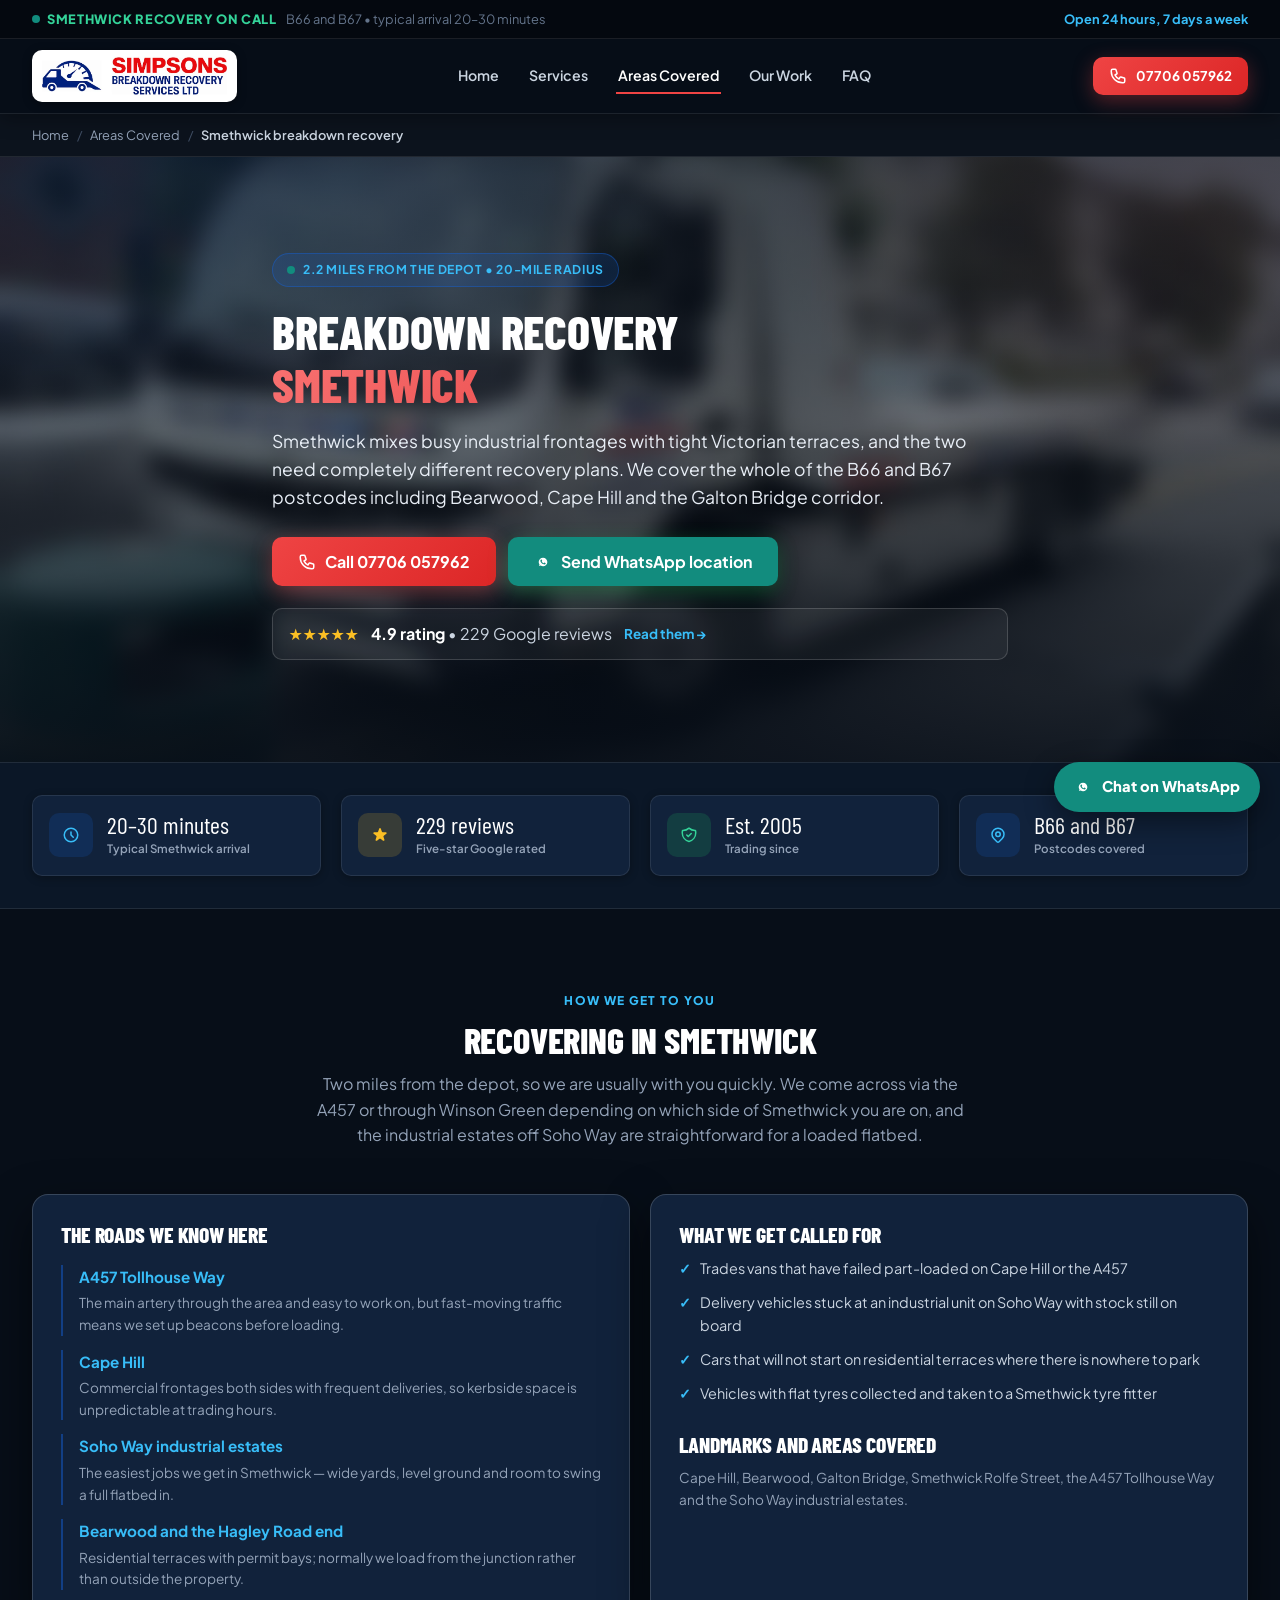
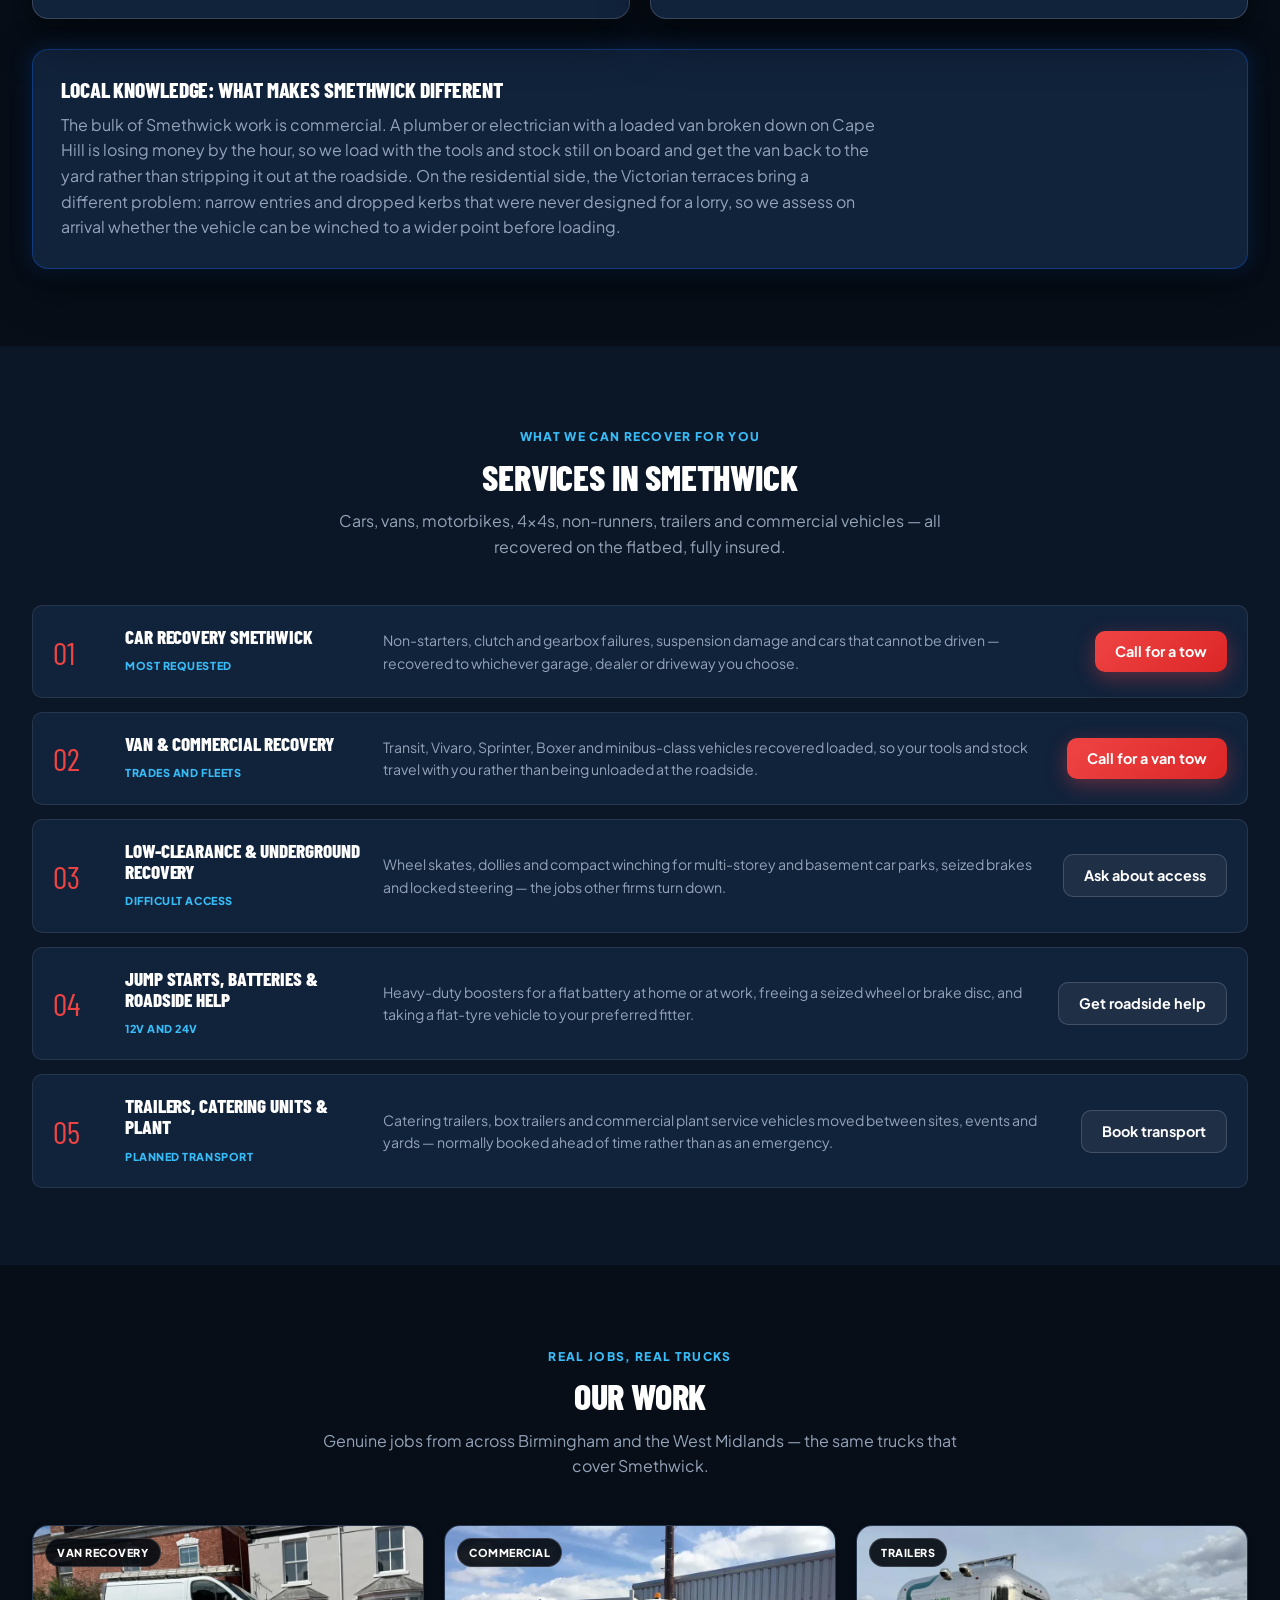
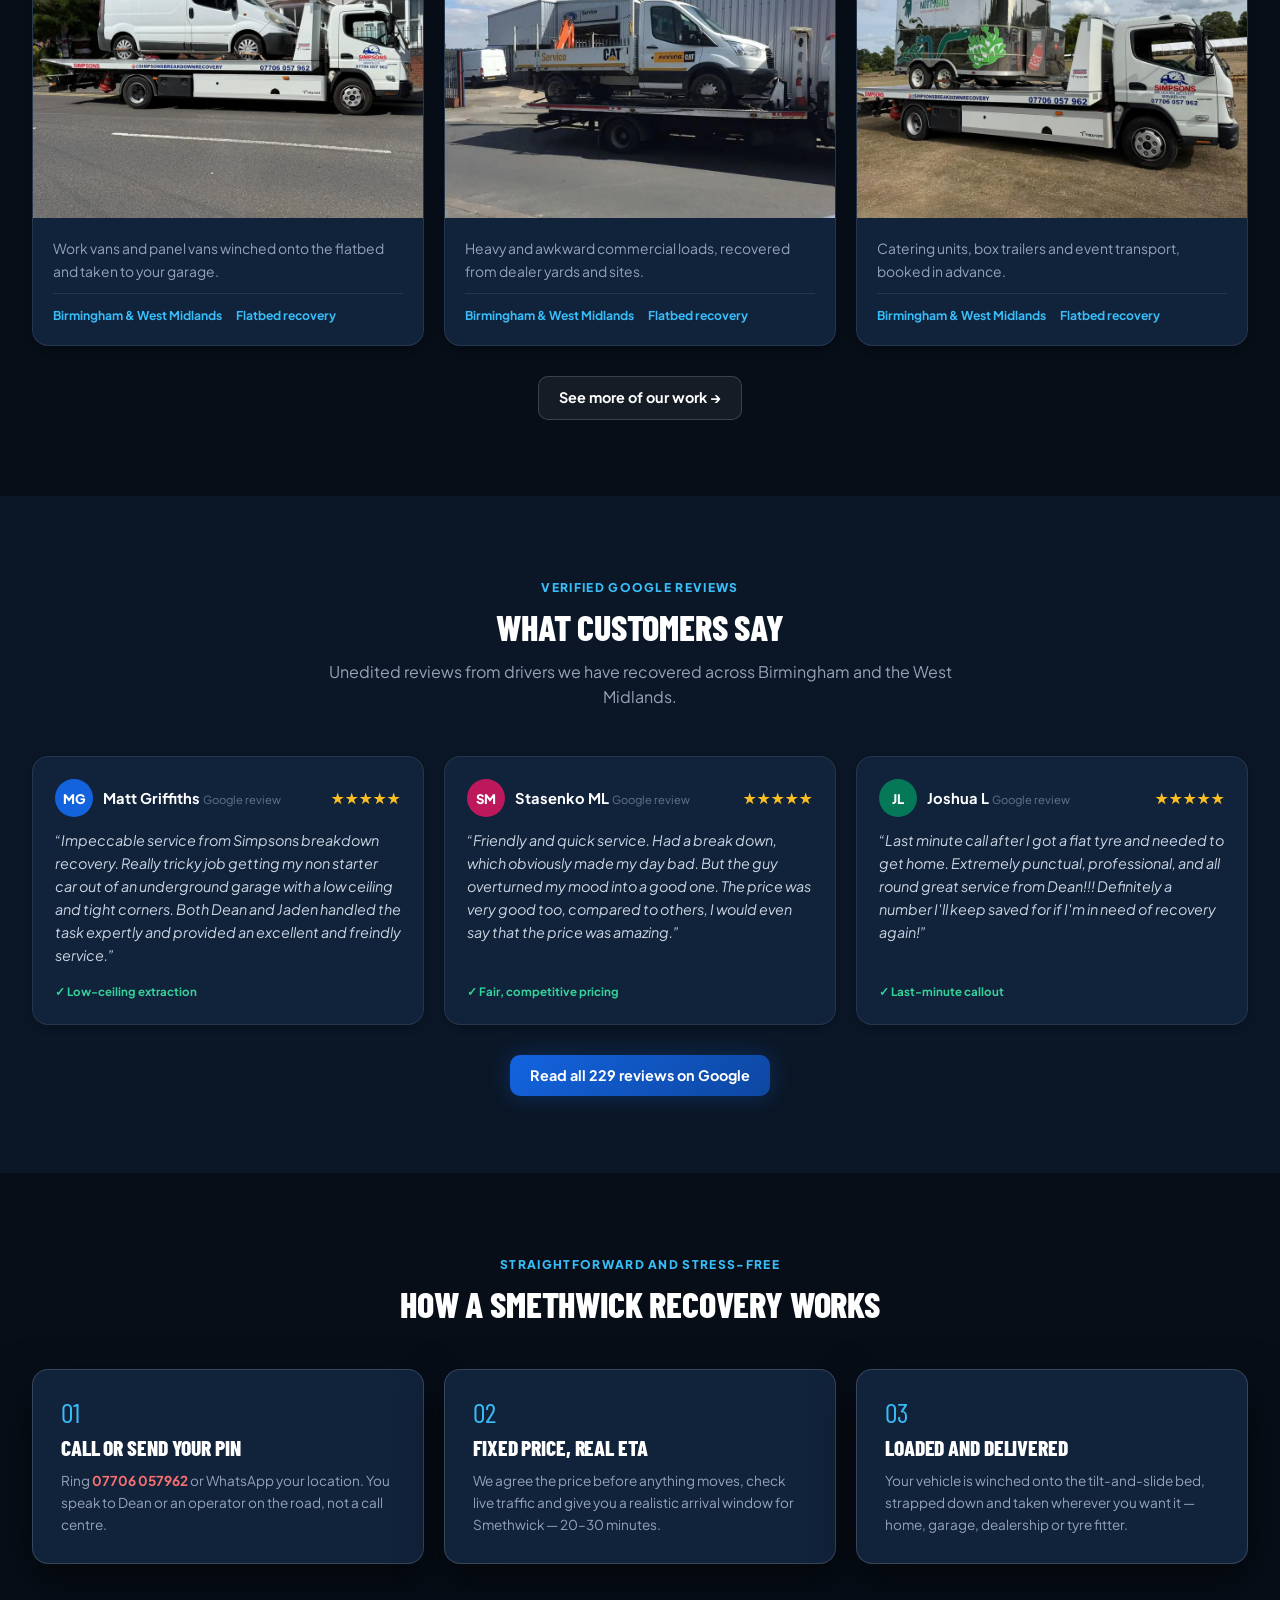
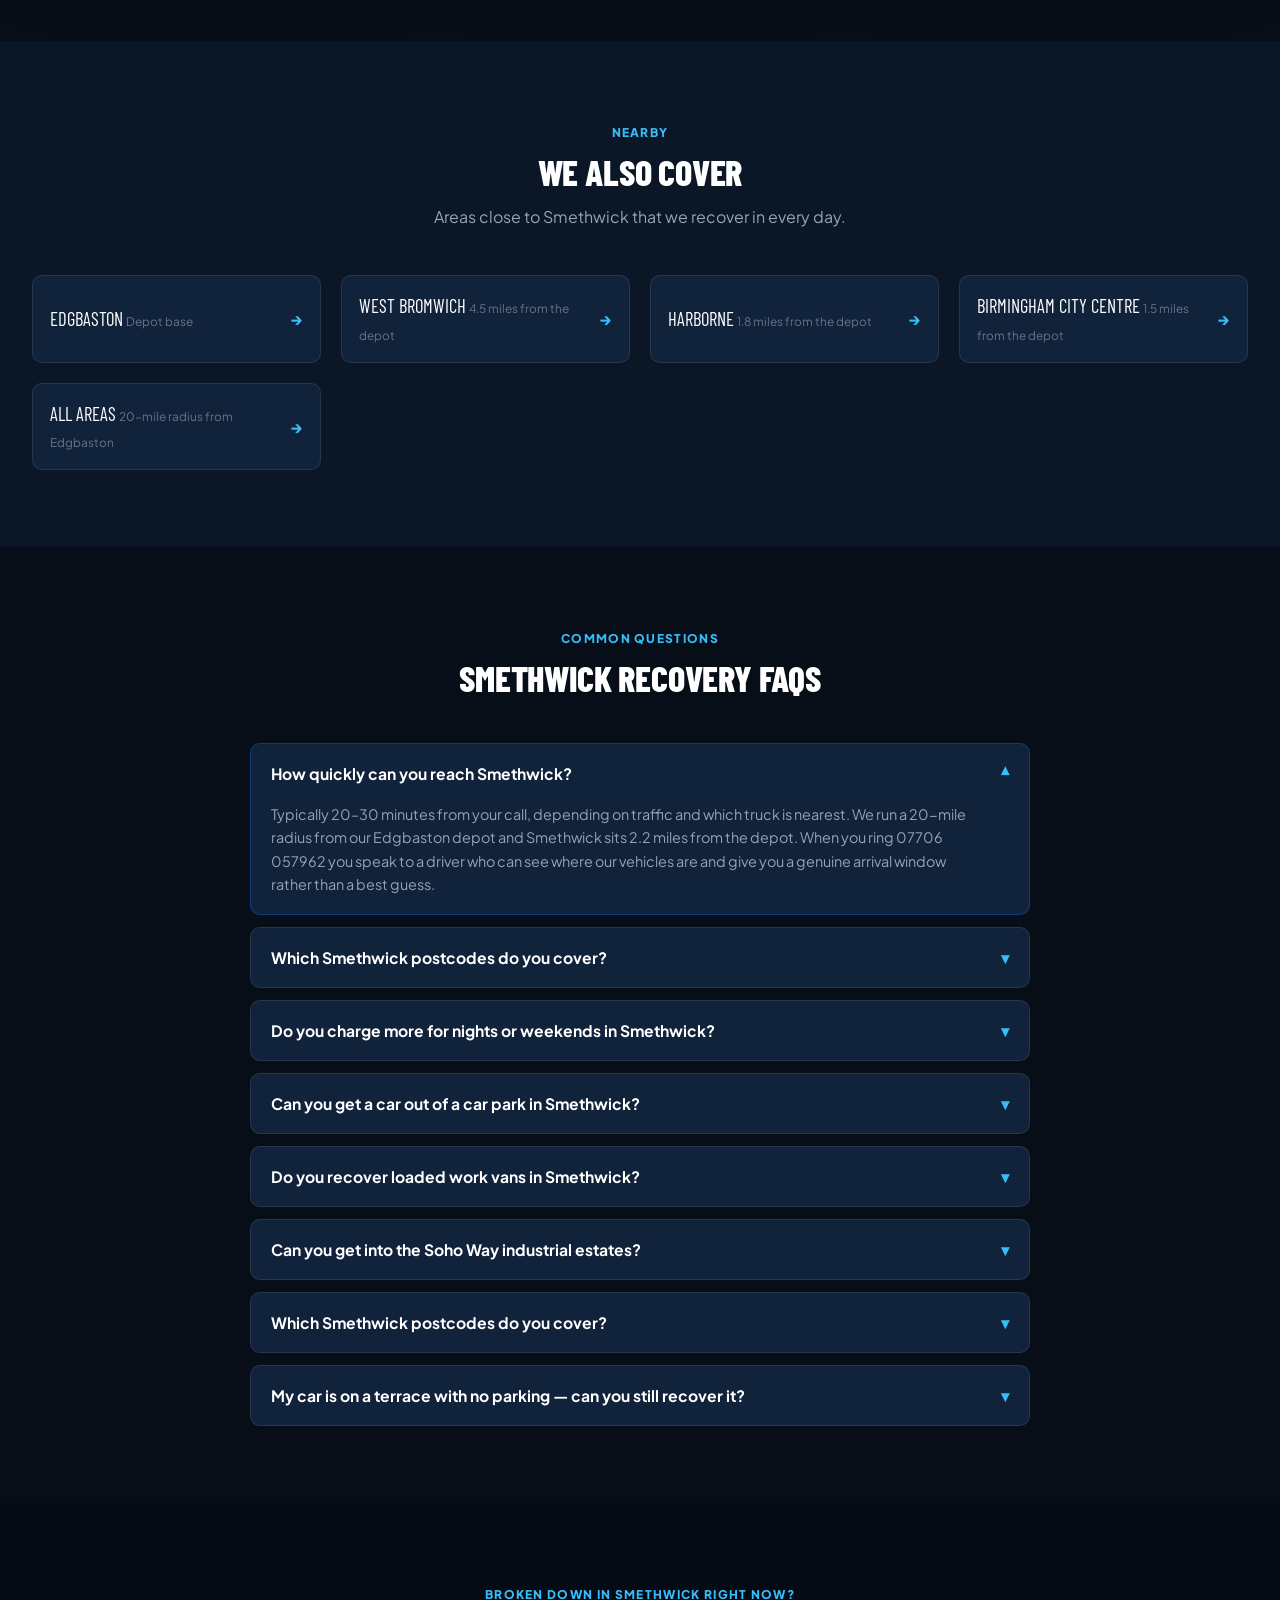
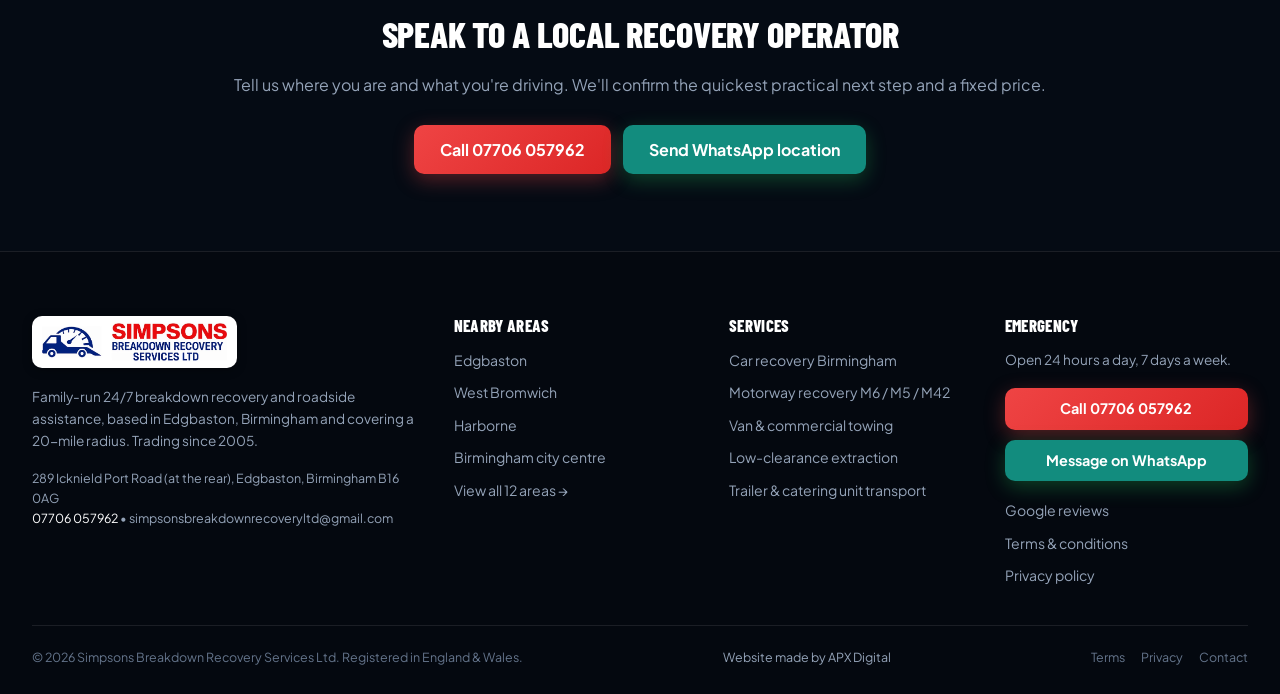
<file: areas/smethwick-breakdown-recovery.html>
<!DOCTYPE html>
<html lang="en-GB">
<head>
  <meta charset="UTF-8">
  <meta name="viewport" content="width=device-width, initial-scale=1">
  <title>Breakdown Recovery Smethwick | 24/7 Simpsons Recovery</title>
  <meta name="description" content="24/7 breakdown recovery in Smethwick. Typical arrival 20–30 minutes, fixed prices and 229 five-star reviews. Call Simpsons on 07706 057962.">

  <link rel="canonical" href="https://simpsonsbreakdownrecovery.co.uk/areas/smethwick-breakdown-recovery.html">
  <meta name="robots" content="index, follow">
  <meta name="googlebot" content="index, follow, max-image-preview:large, max-snippet:-1, max-video-preview:-1">
  <meta name="author" content="Simpsons Breakdown Recovery Services Ltd">
  <meta name="theme-color" content="#070e18">

  <!-- Geo signals -->
  <meta name="geo.region" content="GB-BIR">
  <meta name="geo.placename" content="Smethwick, Birmingham">
  <meta name="geo.position" content="52.4844;-1.9351">
  <meta name="ICBM" content="52.4844, -1.9351">

  <!-- Open Graph -->
  <meta property="og:type" content="website">
  <meta property="og:site_name" content="Simpsons Breakdown Recovery Services Ltd">
  <meta property="og:locale" content="en_GB">
  <meta property="og:title" content="Breakdown Recovery Smethwick | 24/7 Simpsons Recovery">
  <meta property="og:description" content="24/7 breakdown recovery in Smethwick. Typical arrival 20–30 minutes, fixed prices and 229 five-star reviews. Call Simpsons on 07706 057962.">
  <meta property="og:url" content="https://simpsonsbreakdownrecovery.co.uk/areas/smethwick-breakdown-recovery.html">
  <meta property="og:image" content="https://simpsonsbreakdownrecovery.co.uk/images/og-image.jpg">
  <meta property="og:image:width" content="1200">
  <meta property="og:image:height" content="630">
  <meta property="og:image:alt" content="Simpsons Breakdown Recovery Services Ltd — 24/7 breakdown recovery in Birmingham">

  <!-- Twitter / X -->
  <meta name="twitter:card" content="summary_large_image">
  <meta name="twitter:title" content="Breakdown Recovery Smethwick | 24/7 Simpsons Recovery">
  <meta name="twitter:description" content="24/7 breakdown recovery in Smethwick. Typical arrival 20–30 minutes, fixed prices and 229 five-star reviews. Call Simpsons on 07706 057962.">
  <meta name="twitter:image" content="https://simpsonsbreakdownrecovery.co.uk/images/og-image.jpg">
  <meta name="twitter:image:alt" content="Simpsons Breakdown Recovery Services Ltd — 24/7 breakdown recovery in Birmingham">

  <link rel="icon" href="../images/icon-32.png" sizes="32x32" type="image/png">
  <link rel="icon" href="../images/icon-512.png" sizes="512x512" type="image/png">
  <link rel="apple-touch-icon" href="../images/icon-180.png">
  <link rel="preload" as="image" href="../images/logo.webp">
  <link rel="preconnect" href="https://fonts.googleapis.com">
  <link rel="preconnect" href="https://fonts.gstatic.com" crossorigin>
  <link href="https://fonts.googleapis.com/css2?family=Barlow+Condensed:wght@700;800;900&family=Plus+Jakarta+Sans:wght@400;500;600;700;800&display=swap" rel="stylesheet">
  <link rel="stylesheet" href="../css/style.css">

  <!-- Google tag (gtag.js) — GA4 G-FZKR7KYQ15 -->
  <script async src="https://www.googletagmanager.com/gtag/js?id=G-FZKR7KYQ15"></script>
  <script>
    window.dataLayer = window.dataLayer || [];
    function gtag(){dataLayer.push(arguments);}
    gtag('js', new Date());

    gtag('config', 'G-FZKR7KYQ15');
  </script>

  <script type="application/ld+json">
{
  "@context": "https://schema.org",
  "@graph": [
    {
      "@type": [
        "AutoRepair",
        "EmergencyService"
      ],
      "@id": "https://simpsonsbreakdownrecovery.co.uk/areas/smethwick-breakdown-recovery.html#business",
      "name": "Simpsons Breakdown Recovery Services Ltd — Smethwick",
      "legalName": "Simpsons Breakdown Recovery Services Ltd",
      "url": "https://simpsonsbreakdownrecovery.co.uk/areas/smethwick-breakdown-recovery.html",
      "telephone": "+447706057962",
      "email": "simpsonsbreakdownrecoveryltd@gmail.com",
      "priceRange": "££",
      "currenciesAccepted": "GBP",
      "paymentAccepted": "Cash, Bank transfer, Card",
      "image": "https://simpsonsbreakdownrecovery.co.uk/images/work-van-recovery.webp",
      "logo": {
        "@type": "ImageObject",
        "url": "https://simpsonsbreakdownrecovery.co.uk/images/logo.webp",
        "width": 661,
        "height": 143
      },
      "foundingDate": "2005",
      "description": "Family-run 24/7 breakdown recovery, vehicle towing and roadside assistance covering Birmingham and the West Midlands within a 20-mile radius of the Edgbaston depot. Cars, vans, motorbikes, 4x4s, non-runners and trailers.",
      "address": {
        "@type": "PostalAddress",
        "streetAddress": "289 Icknield Port Road, At the rear",
        "addressLocality": "Edgbaston, Birmingham",
        "addressRegion": "West Midlands",
        "postalCode": "B16 0AG",
        "addressCountry": "GB"
      },
      "geo": {
        "@type": "GeoCoordinates",
        "latitude": "52.4844",
        "longitude": "-1.9351"
      },
      "hasMap": "https://maps.google.com/?cid=7538252664488705060",
      "openingHoursSpecification": [
        {
          "@type": "OpeningHoursSpecification",
          "dayOfWeek": [
            "Monday",
            "Tuesday",
            "Wednesday",
            "Thursday",
            "Friday",
            "Saturday",
            "Sunday"
          ],
          "opens": "00:00",
          "closes": "23:59"
        }
      ],
      "areaServed": {
        "@type": "AdministrativeArea",
        "name": "Smethwick"
      },
      "aggregateRating": {
        "@type": "AggregateRating",
        "ratingValue": "4.9",
        "reviewCount": "229",
        "bestRating": "5",
        "worstRating": "1"
      },
      "sameAs": [
        "https://x.com/SRecoveryl15565",
        "https://maps.google.com/?cid=7538252664488705060"
      ],
      "hasOfferCatalog": {
        "@type": "OfferCatalog",
        "name": "Breakdown recovery and vehicle transport services",
        "itemListElement": [
          {
            "@type": "Offer",
            "itemOffered": {
              "@type": "Service",
              "name": "Car recovery Birmingham",
              "description": "24/7 car recovery and towing for non-starters, clutch and gearbox failures, suspension damage and accident damage.",
              "areaServed": {
                "@type": "City",
                "name": "Birmingham"
              }
            }
          },
          {
            "@type": "Offer",
            "itemOffered": {
              "@type": "Service",
              "name": "Motorway recovery",
              "description": "Priority recovery from hard shoulders and emergency refuge areas on the M6, M5 and M42 and the A38(M).",
              "areaServed": {
                "@type": "City",
                "name": "Birmingham"
              }
            }
          },
          {
            "@type": "Offer",
            "itemOffered": {
              "@type": "Service",
              "name": "Van and commercial vehicle recovery",
              "description": "Loaded vans, minibuses and light commercial vehicles recovered with the load on board.",
              "areaServed": {
                "@type": "City",
                "name": "Birmingham"
              }
            }
          },
          {
            "@type": "Offer",
            "itemOffered": {
              "@type": "Service",
              "name": "Low-clearance and underground recovery",
              "description": "Wheel skates, dollies and compact winching for multi-storey and basement car parks, seized brakes and locked steering.",
              "areaServed": {
                "@type": "City",
                "name": "Birmingham"
              }
            }
          },
          {
            "@type": "Offer",
            "itemOffered": {
              "@type": "Service",
              "name": "Jump starts and flat batteries",
              "description": "12V and 24V jump starts at home, at work or at the roadside, plus flat-tyre transport.",
              "areaServed": {
                "@type": "City",
                "name": "Birmingham"
              }
            }
          },
          {
            "@type": "Offer",
            "itemOffered": {
              "@type": "Service",
              "name": "Trailer, catering unit and plant transport",
              "description": "Catering trailers, box trailers and commercial plant vehicles moved between sites and events.",
              "areaServed": {
                "@type": "City",
                "name": "Birmingham"
              }
            }
          },
          {
            "@type": "Offer",
            "itemOffered": {
              "@type": "Service",
              "name": "Accident and non-runner transport",
              "description": "Scene clearance, documented transport for insurance claims and movement of non-runners between garages.",
              "areaServed": {
                "@type": "City",
                "name": "Birmingham"
              }
            }
          }
        ]
      }
    },
    {
      "@type": "WebSite",
      "@id": "https://simpsonsbreakdownrecovery.co.uk/#website",
      "url": "https://simpsonsbreakdownrecovery.co.uk",
      "name": "Simpsons Breakdown Recovery Services Ltd",
      "inLanguage": "en-GB",
      "publisher": {
        "@id": "https://simpsonsbreakdownrecovery.co.uk/#business"
      }
    },
    {
      "@type": "WebPage",
      "@id": "https://simpsonsbreakdownrecovery.co.uk/areas/smethwick-breakdown-recovery.html#webpage",
      "url": "https://simpsonsbreakdownrecovery.co.uk/areas/smethwick-breakdown-recovery.html",
      "name": "Breakdown Recovery Smethwick | 24/7 Simpsons Recovery",
      "description": "24/7 breakdown recovery in Smethwick. Typical arrival 20–30 minutes, fixed prices and 229 five-star reviews. Call Simpsons on 07706 057962.",
      "isPartOf": {
        "@id": "https://simpsonsbreakdownrecovery.co.uk/#website"
      },
      "about": {
        "@id": "https://simpsonsbreakdownrecovery.co.uk/#business"
      },
      "inLanguage": "en-GB"
    },
    {
      "@type": "BreadcrumbList",
      "@id": "https://simpsonsbreakdownrecovery.co.uk/areas/smethwick-breakdown-recovery.html#breadcrumb",
      "itemListElement": [
        {
          "@type": "ListItem",
          "position": 1,
          "name": "Home",
          "item": "https://simpsonsbreakdownrecovery.co.uk/"
        },
        {
          "@type": "ListItem",
          "position": 2,
          "name": "Areas Covered",
          "item": "https://simpsonsbreakdownrecovery.co.uk/#areas"
        },
        {
          "@type": "ListItem",
          "position": 3,
          "name": "Smethwick breakdown recovery"
        }
      ]
    },
    {
      "@type": "FAQPage",
      "@id": "https://simpsonsbreakdownrecovery.co.uk/areas/smethwick-breakdown-recovery.html#faq",
      "mainEntity": [
        {
          "@type": "Question",
          "name": "How quickly can you reach Smethwick?",
          "acceptedAnswer": {
            "@type": "Answer",
            "text": "Typically 20–30 minutes from your call, depending on traffic and which truck is nearest. We run a 20-mile radius from our Edgbaston depot and Smethwick sits 2.2 miles from the depot. When you ring 07706 057962 you speak to a driver who can see where our vehicles are and give you a genuine arrival window rather than a best guess."
          }
        },
        {
          "@type": "Question",
          "name": "Which Smethwick postcodes do you cover?",
          "acceptedAnswer": {
            "@type": "Answer",
            "text": "We cover B66 and B67, along with the surrounding streets and the main routes through the area — the A457 Tollhouse Way, Cape Hill, Soho Way and the A41. If you are just outside these postcodes, call with your location and we will tell you straight away whether we can get to you."
          }
        },
        {
          "@type": "Question",
          "name": "Do you charge more for nights or weekends in Smethwick?",
          "acceptedAnswer": {
            "@type": "Answer",
            "text": "No. We quote a fixed price before the truck is dispatched, whatever the hour. There is no after-hours loading added later, no hidden mileage surcharge, and no charge for getting a price from us."
          }
        },
        {
          "@type": "Question",
          "name": "Can you get a car out of a car park in Smethwick?",
          "acceptedAnswer": {
            "@type": "Answer",
            "text": "Yes. Multi-storey and basement car parks are one of our specialities. We carry low-profile wheel skates, dollies and compact winching equipment, so a vehicle that will not start or will not roll can be moved out without damage to the bodywork, the wheels or the building."
          }
        },
        {
          "@type": "Question",
          "name": "Do you recover loaded work vans in Smethwick?",
          "acceptedAnswer": {
            "@type": "Answer",
            "text": "Yes. We keep the tools and stock on board and load the van as it stands, then take it back to your base or a garage. If the load is unusually heavy or tall, mention it when you call so we bring the right truck."
          }
        },
        {
          "@type": "Question",
          "name": "Can you get into the Soho Way industrial estates?",
          "acceptedAnswer": {
            "@type": "Answer",
            "text": "Easily — those yards are the simplest work we do because there is room to manoeuvre. The main thing is telling the site manager we are coming so the gate is open when we arrive."
          }
        },
        {
          "@type": "Question",
          "name": "Which Smethwick postcodes do you cover?",
          "acceptedAnswer": {
            "@type": "Answer",
            "text": "B66 and B67 in full, covering Cape Hill, Bearwood, Galton Bridge, Smethwick Rolfe Street and the surrounding streets. We are 2.2 miles from the area so typical arrival is 20 to 30 minutes."
          }
        },
        {
          "@type": "Question",
          "name": "My car is on a terrace with no parking — can you still recover it?",
          "acceptedAnswer": {
            "@type": "Answer",
            "text": "Yes. We will either winch the vehicle to a wider point on the road or load from the nearest junction. It helps enormously if you are with the car to move it clear and to keep the neighbours' access open."
          }
        }
      ]
    }
  ]
}
  </script>
</head>
<body>

<a class="skip-link" href="#main">Skip to content</a>

<div class="ticker">
  <div class="shell ticker__inner">
    <div class="ticker__left">
      <span class="ticker__live"><span class="dot"></span> Smethwick recovery on call</span>
      <span class="ticker__detail">B66 and B67 &bull; typical arrival 20–30 minutes</span>
    </div>
    <span class="ticker__note">Open 24 hours, 7 days a week</span>
  </div>
</div>

<header class="site-header">
  <div class="shell site-header__inner">

    <a href="../index.html" class="brand" aria-label="Simpsons Breakdown Recovery Services Ltd — home">
      <span class="brand__plate">
        <img class="brand__logo" src="../images/logo.webp" width="661" height="143" alt="Simpsons Breakdown Recovery Services Ltd" fetchpriority="high" decoding="async">
      </span>
    </a>

    <nav class="nav" aria-label="Main">
      <a href="../index.html">Home</a>
      <a href="../index.html#services">Services</a>
      <a href="../index.html#areas" class="is-active">Areas Covered</a>
      <a href="../index.html#work">Our Work</a>
      <a href="../index.html#faq">FAQ</a>
    </nav>

    <div class="header-actions">
      <a href="tel:07706057962" class="btn btn--red btn--sm">
        <svg class="icon" fill="none" stroke="currentColor" viewBox="0 0 24 24" aria-hidden="true"><path stroke-linecap="round" stroke-linejoin="round" stroke-width="2" d="M3 5a2 2 0 012-2h3.28a1 1 0 01.948.684l1.498 4.493a1 1 0 01-.502 1.21l-2.257 1.13a11.042 11.042 0 005.516 5.516l1.13-2.257a1 1 0 011.21-.502l4.493 1.498a1 1 0 01.684.949V19a2 2 0 01-2 2h-1C9.716 21 3 14.284 3 6V5z"/></svg>
        <span class="nowrap">07706 057962</span>
      </a>
      <button class="menu-toggle" id="menuToggle" type="button" aria-label="Menu" aria-expanded="false" aria-controls="mobileNav">
        <span></span><span></span><span></span>
      </button>
    </div>
  </div>

  <nav class="mobile-nav" id="mobileNav" aria-label="Mobile">
    <a href="../index.html">Home</a>
    <a href="../index.html#services">Services</a>
    <a href="../index.html#areas">Areas Covered</a>
    <a href="../index.html#work">Our Work</a>
    <a href="../index.html#faq">FAQ</a>
    <div class="mobile-nav__cta">
      <a href="tel:07706057962" class="btn btn--red btn--block">Call 07706 057962</a>
    </div>
  </nav>
</header>

<main id="main">

  <nav class="breadcrumb" aria-label="Breadcrumb">
    <div class="shell breadcrumb__inner">
      <a href="../index.html">Home</a>
      <span class="breadcrumb__sep" aria-hidden="true">/</span>
      <a href="../index.html#areas">Areas Covered</a>
      <span class="breadcrumb__sep" aria-hidden="true">/</span>
      <span aria-current="page">Smethwick breakdown recovery</span>
    </div>
  </nav>

  <section class="hero">
    <div class="hero__bg" aria-hidden="true"></div>
    <div class="hero__scrim" aria-hidden="true"></div>

    <div class="shell hero__inner">
      <span class="pill"><span class="dot"></span> 2.2 miles from the depot &bull; 20-mile radius</span>

      <h1>Breakdown recovery <span class="hero__accent">Smethwick</span></h1>

      <p class="lead hero__lead">Smethwick mixes busy industrial frontages with tight Victorian terraces, and the two need completely different recovery plans. We cover the whole of the B66 and B67 postcodes including Bearwood, Cape Hill and the Galton Bridge corridor.</p>

      <div class="hero__cta">
        <a href="tel:07706057962" class="btn btn--red btn--lg">
          <svg class="icon" fill="none" stroke="currentColor" viewBox="0 0 24 24" aria-hidden="true"><path stroke-linecap="round" stroke-linejoin="round" stroke-width="2" d="M3 5a2 2 0 012-2h3.28a1 1 0 01.948.684l1.498 4.493a1 1 0 01-.502 1.21l-2.257 1.13a11.042 11.042 0 005.516 5.516l1.13-2.257a1 1 0 011.21-.502l4.493 1.498a1 1 0 01.684.949V19a2 2 0 01-2 2h-1C9.716 21 3 14.284 3 6V5z"/></svg>
          Call 07706 057962
        </a>
        <a href="https://wa.me/447706057962?text=Hello%20Simpsons%20Recovery,%20I%20have%20broken%20down%20in%20Smethwick.%20Here%20is%20my%20location:" target="_blank" rel="noopener" class="btn btn--green btn--lg">
          <svg class="icon" fill="currentColor" viewBox="0 0 24 24" aria-hidden="true"><path d="M12.03 6.17c-3.18 0-5.76 2.59-5.76 5.77 0 1.3.38 2.27 1.02 3.28l-.58 2.13 2.18-.57c.98.58 1.91.93 3.14.93 3.18 0 5.77-2.59 5.77-5.77 0-3.19-2.58-5.77-5.77-5.77zm3.39 8.24c-.14.4-.84.77-1.17.82-.3.05-.68.06-1.09-.07-.25-.08-.58-.19-.99-.36-1.74-.75-2.87-2.5-2.96-2.62-.09-.11-.71-.94-.71-1.79s.45-1.27.61-1.45c.16-.17.35-.22.46-.22h.33c.11 0 .25-.04.39.3.14.35.49 1.2.53 1.29.04.09.07.19.01.3-.06.12-.09.19-.17.29l-.26.3c-.09.09-.18.18-.08.36.1.17.45.74.96 1.2.66.59 1.22.77 1.4.86.17.09.27.07.37-.04.1-.12.43-.51.55-.68.12-.17.23-.14.39-.09.16.06 1.01.48 1.18.56.17.09.29.13.33.2.05.07.05.42-.1.83z"/></svg>
          Send WhatsApp location
        </a>
      </div>

      <a class="review-badge" href="https://share.google/FIO6KZSxKO3p8ohXX" target="_blank" rel="noopener">
        <span class="stars" aria-hidden="true">★★★★★</span>
        <span><strong style="color:#fff">4.9 rating</strong> &bull; 229 Google reviews</span>
        <span class="review-badge__link">Read them &rarr;</span>
      </a>
    </div>
  </section>

  <section class="metrics">
    <div class="shell grid grid-4">
      <div class="metric">
        <span class="metric__icon">
          <svg class="icon" fill="none" stroke="currentColor" viewBox="0 0 24 24" aria-hidden="true"><path stroke-linecap="round" stroke-linejoin="round" stroke-width="2" d="M12 8v4l3 3m6-3a9 9 0 11-18 0 9 9 0 0118 0z"/></svg>
        </span>
        <span>
          <span class="metric__value">20–30 minutes</span>
          <span class="metric__label">Typical Smethwick arrival</span>
        </span>
      </div>
      <div class="metric">
        <span class="metric__icon metric__icon--amber">
          <svg class="icon" fill="currentColor" viewBox="0 0 20 20" aria-hidden="true"><path d="M9.05 2.93c.3-.92 1.6-.92 1.9 0l1.07 3.29a1 1 0 00.95.69h3.46c.97 0 1.37 1.24.59 1.81l-2.8 2.03a1 1 0 00-.36 1.12l1.07 3.29c.3.92-.76 1.69-1.54 1.12l-2.8-2.03a1 1 0 00-1.18 0l-2.8 2.03c-.78.57-1.84-.2-1.54-1.12l1.07-3.29a1 1 0 00-.36-1.12L2.98 8.72c-.78-.57-.38-1.81.59-1.81h3.46a1 1 0 00.95-.69l1.07-3.29z"/></svg>
        </span>
        <span>
          <span class="metric__value">229 reviews</span>
          <span class="metric__label">Five-star Google rated</span>
        </span>
      </div>
      <div class="metric">
        <span class="metric__icon metric__icon--green">
          <svg class="icon" fill="none" stroke="currentColor" viewBox="0 0 24 24" aria-hidden="true"><path stroke-linecap="round" stroke-linejoin="round" stroke-width="2" d="M9 12l2 2 4-4m5.6-4A12 12 0 0112 2.9 12 12 0 013.4 6 12 12 0 003 9c0 5.6 3.8 10.3 9 11.6 5.2-1.3 9-6 9-11.6 0-1-.1-2-.4-3z"/></svg>
        </span>
        <span>
          <span class="metric__value">Est. 2005</span>
          <span class="metric__label">Trading since</span>
        </span>
      </div>
      <div class="metric">
        <span class="metric__icon">
          <svg class="icon" fill="none" stroke="currentColor" viewBox="0 0 24 24" aria-hidden="true"><path stroke-linecap="round" stroke-linejoin="round" stroke-width="2" d="M17.7 16.7L13.4 20.9a2 2 0 01-2.8 0l-4.3-4.2a8 8 0 1111.4 0z"/><path stroke-linecap="round" stroke-linejoin="round" stroke-width="2" d="M15 11a3 3 0 11-6 0 3 3 0 016 0z"/></svg>
        </span>
        <span>
          <span class="metric__value">B66 and B67</span>
          <span class="metric__label">Postcodes covered</span>
        </span>
      </div>
    </div>
  </section>

  <section class="section">
    <div class="shell">
      <div class="section-head">
        <span class="eyebrow">How we get to you</span>
        <h2>Recovering in Smethwick</h2>
        <p class="muted">Two miles from the depot, so we are usually with you quickly. We come across via the A457 or through Winson Green depending on which side of Smethwick you are on, and the industrial estates off Soho Way are straightforward for a loaded flatbed.</p>
      </div>

      <div class="grid grid-2">
        <article class="panel">
          <h3 class="mb-md">The roads we know here</h3>
          <ul class="route-list">
          <li>
            <strong class="text-cyan">A457 Tollhouse Way</strong>
            <span class="muted small">The main artery through the area and easy to work on, but fast-moving traffic means we set up beacons before loading.</span>
          </li>
          <li>
            <strong class="text-cyan">Cape Hill</strong>
            <span class="muted small">Commercial frontages both sides with frequent deliveries, so kerbside space is unpredictable at trading hours.</span>
          </li>
          <li>
            <strong class="text-cyan">Soho Way industrial estates</strong>
            <span class="muted small">The easiest jobs we get in Smethwick — wide yards, level ground and room to swing a full flatbed in.</span>
          </li>
          <li>
            <strong class="text-cyan">Bearwood and the Hagley Road end</strong>
            <span class="muted small">Residential terraces with permit bays; normally we load from the junction rather than outside the property.</span>
          </li>
          </ul>
        </article>

        <article class="panel">
          <h3 class="mb-sm">What we get called for</h3>
          <ul class="check-list mb-lg">
            <li>Trades vans that have failed part-loaded on Cape Hill or the A457</li>
            <li>Delivery vehicles stuck at an industrial unit on Soho Way with stock still on board</li>
            <li>Cars that will not start on residential terraces where there is nowhere to park</li>
            <li>Vehicles with flat tyres collected and taken to a Smethwick tyre fitter</li>
          </ul>
          <h3 class="mb-sm">Landmarks and areas covered</h3>
          <p class="muted small mb-0">Cape Hill, Bearwood, Galton Bridge, Smethwick Rolfe Street, the A457 Tollhouse Way and the Soho Way industrial estates.</p>
        </article>
      </div>

      <div class="panel panel--glow mt-lg">
        <h3 class="mb-sm">Local knowledge: what makes Smethwick different</h3>
        <p class="muted mb-0">The bulk of Smethwick work is commercial. A plumber or electrician with a loaded van broken down on Cape Hill is losing money by the hour, so we load with the tools and stock still on board and get the van back to the yard rather than stripping it out at the roadside. On the residential side, the Victorian terraces bring a different problem: narrow entries and dropped kerbs that were never designed for a lorry, so we assess on arrival whether the vehicle can be winched to a wider point before loading.</p>
      </div>
    </div>
  </section>

  <section class="section section--alt">
    <div class="shell">
      <div class="section-head">
        <span class="eyebrow">What we can recover for you</span>
        <h2>Services in Smethwick</h2>
        <p class="muted">Cars, vans, motorbikes, 4x4s, non-runners, trailers and commercial vehicles — all recovered on the flatbed, fully insured.</p>
      </div>

      <div class="stack">
        <article class="service-row">
          <div class="service-row__num">01</div>
          <div class="service-row__name">
            <h3>Car recovery Smethwick</h3>
            <span class="service-row__tag">Most requested</span>
          </div>
          <p class="service-row__desc">Non-starters, clutch and gearbox failures, suspension damage and cars that cannot be driven — recovered to whichever garage, dealer or driveway you choose.</p>
          <div class="service-row__cta"><a href="tel:07706057962" class="btn btn--red">Call for a tow</a></div>
        </article>

        <article class="service-row">
          <div class="service-row__num">02</div>
          <div class="service-row__name">
            <h3>Van &amp; commercial recovery</h3>
            <span class="service-row__tag">Trades and fleets</span>
          </div>
          <p class="service-row__desc">Transit, Vivaro, Sprinter, Boxer and minibus-class vehicles recovered loaded, so your tools and stock travel with you rather than being unloaded at the roadside.</p>
          <div class="service-row__cta"><a href="tel:07706057962" class="btn btn--red">Call for a van tow</a></div>
        </article>

        <article class="service-row">
          <div class="service-row__num">03</div>
          <div class="service-row__name">
            <h3>Low-clearance &amp; underground recovery</h3>
            <span class="service-row__tag">Difficult access</span>
          </div>
          <p class="service-row__desc">Wheel skates, dollies and compact winching for multi-storey and basement car parks, seized brakes and locked steering — the jobs other firms turn down.</p>
          <div class="service-row__cta"><a href="../index.html#contact" class="btn btn--ghost">Ask about access</a></div>
        </article>

        <article class="service-row">
          <div class="service-row__num">04</div>
          <div class="service-row__name">
            <h3>Jump starts, batteries &amp; roadside help</h3>
            <span class="service-row__tag">12V and 24V</span>
          </div>
          <p class="service-row__desc">Heavy-duty boosters for a flat battery at home or at work, freeing a seized wheel or brake disc, and taking a flat-tyre vehicle to your preferred fitter.</p>
          <div class="service-row__cta"><a href="tel:07706057962" class="btn btn--ghost">Get roadside help</a></div>
        </article>

        <article class="service-row">
          <div class="service-row__num">05</div>
          <div class="service-row__name">
            <h3>Trailers, catering units &amp; plant</h3>
            <span class="service-row__tag">Planned transport</span>
          </div>
          <p class="service-row__desc">Catering trailers, box trailers and commercial plant service vehicles moved between sites, events and yards — normally booked ahead of time rather than as an emergency.</p>
          <div class="service-row__cta"><a href="tel:07706057962" class="btn btn--ghost">Book transport</a></div>
        </article>
      </div>
    </div>
  </section>

  <section class="section">
    <div class="shell">
      <div class="section-head">
        <span class="eyebrow">Real jobs, real trucks</span>
        <h2>Our work</h2>
        <p class="muted">Genuine jobs from across Birmingham and the West Midlands — the same trucks that cover Smethwick.</p>
      </div>

      <div class="grid grid-3">
        <article class="work-card">
          <div class="work-card__media">
            <img src="../images/work-van-recovery.webp" width="1100" height="1100" loading="lazy" decoding="async"
                 alt="Simpsons Breakdown Recovery flatbed loading a white Renault Trafic work van in Birmingham">
            <span class="work-card__badge">Van recovery</span>
          </div>
          <div class="work-card__body">
            <p>Work vans and panel vans winched onto the flatbed and taken to your garage.</p>
            <div class="work-card__meta"><span>Birmingham &amp; West Midlands</span><span>Flatbed recovery</span></div>
          </div>
        </article>
        <article class="work-card">
          <div class="work-card__media">
            <img src="../images/work-cat-service-truck.webp" width="960" height="720" loading="lazy" decoding="async"
                 alt="Plant service truck with a mounted crane loaded on a Simpsons flatbed recovery truck">
            <span class="work-card__badge">Commercial</span>
          </div>
          <div class="work-card__body">
            <p>Heavy and awkward commercial loads, recovered from dealer yards and sites.</p>
            <div class="work-card__meta"><span>Birmingham &amp; West Midlands</span><span>Flatbed recovery</span></div>
          </div>
        </article>
        <article class="work-card">
          <div class="work-card__media">
            <img src="../images/work-trailer-load.webp" width="1100" height="1100" loading="lazy" decoding="async"
                 alt="Catering trailer loaded on a Simpsons Breakdown Recovery flatbed at a showground">
            <span class="work-card__badge">Trailers</span>
          </div>
          <div class="work-card__body">
            <p>Catering units, box trailers and event transport, booked in advance.</p>
            <div class="work-card__meta"><span>Birmingham &amp; West Midlands</span><span>Flatbed recovery</span></div>
          </div>
        </article>
      </div>

      <div class="center mt-lg">
        <a href="../index.html#work" class="btn btn--ghost">See more of our work &rarr;</a>
      </div>
    </div>
  </section>

  <section class="section section--alt">
    <div class="shell">
      <div class="section-head">
        <span class="eyebrow">Verified Google reviews</span>
        <h2>What customers say</h2>
        <p class="muted">Unedited reviews from drivers we have recovered across Birmingham and the West Midlands.</p>
      </div>

      <div class="grid grid-3">
        <article class="review">
          <div>
            <div class="review__head">
              <div class="review__who">
                <span class="avatar">MG</span>
                <span>
                  <span class="review__name">Matt Griffiths</span>
                  <span class="review__source">Google review</span>
                </span>
              </div>
              <span class="stars" aria-hidden="true">★★★★★</span>
            </div>
            <p class="review__quote">“Impeccable service from Simpsons breakdown recovery. Really tricky job getting my non starter car out of an underground garage with a low ceiling and tight corners. Both Dean and Jaden handled the task expertly and provided an excellent and freindly service.”</p>
          </div>
          <span class="review__tag">✓ Low-ceiling extraction</span>
        </article>

        <article class="review">
          <div>
            <div class="review__head">
              <div class="review__who">
                <span class="avatar" style="background:#be185d">SM</span>
                <span>
                  <span class="review__name">Stasenko ML</span>
                  <span class="review__source">Google review</span>
                </span>
              </div>
              <span class="stars" aria-hidden="true">★★★★★</span>
            </div>
            <p class="review__quote">“Friendly and quick service. Had a break down, which obviously made my day bad. But the guy overturned my mood into a good one. The price was very good too, compared to others, I would even say that the price was amazing.”</p>
          </div>
          <span class="review__tag">✓ Fair, competitive pricing</span>
        </article>

        <article class="review">
          <div>
            <div class="review__head">
              <div class="review__who">
                <span class="avatar" style="background:#047857">JL</span>
                <span>
                  <span class="review__name">Joshua L</span>
                  <span class="review__source">Google review</span>
                </span>
              </div>
              <span class="stars" aria-hidden="true">★★★★★</span>
            </div>
            <p class="review__quote">“Last minute call after I got a flat tyre and needed to get home. Extremely punctual, professional, and all round great service from Dean!!! Definitely a number I'll keep saved for if I'm in need of recovery again!”</p>
          </div>
          <span class="review__tag">✓ Last-minute callout</span>
        </article>
      </div>

      <div class="center mt-lg">
        <a href="https://share.google/FIO6KZSxKO3p8ohXX" target="_blank" rel="noopener" class="btn btn--blue">Read all 229 reviews on Google</a>
      </div>
    </div>
  </section>

  <section class="section">
    <div class="shell">
      <div class="section-head">
        <span class="eyebrow">Straightforward and stress-free</span>
        <h2>How a Smethwick recovery works</h2>
      </div>

      <div class="grid grid-3">
        <article class="panel">
          <div class="stat__value mb-sm">01</div>
          <h3 class="mb-sm">Call or send your pin</h3>
          <p class="muted small mb-0">Ring <a href="tel:07706057962" class="text-red"><strong>07706 057962</strong></a> or WhatsApp your location. You speak to Dean or an operator on the road, not a call centre.</p>
        </article>
        <article class="panel">
          <div class="stat__value mb-sm">02</div>
          <h3 class="mb-sm">Fixed price, real ETA</h3>
          <p class="muted small mb-0">We agree the price before anything moves, check live traffic and give you a realistic arrival window for Smethwick — 20–30 minutes.</p>
        </article>
        <article class="panel">
          <div class="stat__value mb-sm">03</div>
          <h3 class="mb-sm">Loaded and delivered</h3>
          <p class="muted small mb-0">Your vehicle is winched onto the tilt-and-slide bed, strapped down and taken wherever you want it — home, garage, dealership or tyre fitter.</p>
        </article>
      </div>
    </div>
  </section>

  <section class="section section--alt">
    <div class="shell">
      <div class="section-head">
        <span class="eyebrow">Nearby</span>
        <h2>We also cover</h2>
        <p class="muted">Areas close to Smethwick that we recover in every day.</p>
      </div>

      <div class="grid grid-4">
        <a class="area-tile" href="edgbaston-breakdown-recovery.html">
          <span>
            <span class="area-tile__name">Edgbaston</span>
            <span class="area-tile__meta">Depot base</span>
          </span>
          <span class="area-tile__arrow" aria-hidden="true">&rarr;</span>
        </a>
        <a class="area-tile" href="west-bromwich-breakdown-recovery.html">
          <span>
            <span class="area-tile__name">West Bromwich</span>
            <span class="area-tile__meta">4.5 miles from the depot</span>
          </span>
          <span class="area-tile__arrow" aria-hidden="true">&rarr;</span>
        </a>
        <a class="area-tile" href="harborne-breakdown-recovery.html">
          <span>
            <span class="area-tile__name">Harborne</span>
            <span class="area-tile__meta">1.8 miles from the depot</span>
          </span>
          <span class="area-tile__arrow" aria-hidden="true">&rarr;</span>
        </a>
        <a class="area-tile" href="birmingham-city-centre-breakdown-recovery.html">
          <span>
            <span class="area-tile__name">Birmingham city centre</span>
            <span class="area-tile__meta">1.5 miles from the depot</span>
          </span>
          <span class="area-tile__arrow" aria-hidden="true">&rarr;</span>
        </a>
        <a class="area-tile" href="../index.html#areas">
          <span>
            <span class="area-tile__name">All areas</span>
            <span class="area-tile__meta">20-mile radius from Edgbaston</span>
          </span>
          <span class="area-tile__arrow" aria-hidden="true">&rarr;</span>
        </a>
      </div>
    </div>
  </section>

  <section class="section">
    <div class="shell">
      <div class="section-head">
        <span class="eyebrow">Common questions</span>
        <h2>Smethwick recovery FAQs</h2>
      </div>

      <div class="faq">
        <div class="faq__item is-open">
          <button class="faq__q" type="button">
            <span>How quickly can you reach Smethwick?</span>
            <span class="faq__chev" aria-hidden="true">▾</span>
          </button>
          <div class="faq__a"><div><p>Typically 20–30 minutes from your call, depending on traffic and which truck is nearest. We run a 20-mile radius from our Edgbaston depot and Smethwick sits 2.2 miles from the depot. When you ring 07706 057962 you speak to a driver who can see where our vehicles are and give you a genuine arrival window rather than a best guess.</p></div></div>
        </div>
        <div class="faq__item">
          <button class="faq__q" type="button">
            <span>Which Smethwick postcodes do you cover?</span>
            <span class="faq__chev" aria-hidden="true">▾</span>
          </button>
          <div class="faq__a"><div><p>We cover B66 and B67, along with the surrounding streets and the main routes through the area — the A457 Tollhouse Way, Cape Hill, Soho Way and the A41. If you are just outside these postcodes, call with your location and we will tell you straight away whether we can get to you.</p></div></div>
        </div>
        <div class="faq__item">
          <button class="faq__q" type="button">
            <span>Do you charge more for nights or weekends in Smethwick?</span>
            <span class="faq__chev" aria-hidden="true">▾</span>
          </button>
          <div class="faq__a"><div><p>No. We quote a fixed price before the truck is dispatched, whatever the hour. There is no after-hours loading added later, no hidden mileage surcharge, and no charge for getting a price from us.</p></div></div>
        </div>
        <div class="faq__item">
          <button class="faq__q" type="button">
            <span>Can you get a car out of a car park in Smethwick?</span>
            <span class="faq__chev" aria-hidden="true">▾</span>
          </button>
          <div class="faq__a"><div><p>Yes. Multi-storey and basement car parks are one of our specialities. We carry low-profile wheel skates, dollies and compact winching equipment, so a vehicle that will not start or will not roll can be moved out without damage to the bodywork, the wheels or the building.</p></div></div>
        </div>
        <div class="faq__item">
          <button class="faq__q" type="button">
            <span>Do you recover loaded work vans in Smethwick?</span>
            <span class="faq__chev" aria-hidden="true">▾</span>
          </button>
          <div class="faq__a"><div><p>Yes. We keep the tools and stock on board and load the van as it stands, then take it back to your base or a garage. If the load is unusually heavy or tall, mention it when you call so we bring the right truck.</p></div></div>
        </div>
        <div class="faq__item">
          <button class="faq__q" type="button">
            <span>Can you get into the Soho Way industrial estates?</span>
            <span class="faq__chev" aria-hidden="true">▾</span>
          </button>
          <div class="faq__a"><div><p>Easily — those yards are the simplest work we do because there is room to manoeuvre. The main thing is telling the site manager we are coming so the gate is open when we arrive.</p></div></div>
        </div>
        <div class="faq__item">
          <button class="faq__q" type="button">
            <span>Which Smethwick postcodes do you cover?</span>
            <span class="faq__chev" aria-hidden="true">▾</span>
          </button>
          <div class="faq__a"><div><p>B66 and B67 in full, covering Cape Hill, Bearwood, Galton Bridge, Smethwick Rolfe Street and the surrounding streets. We are 2.2 miles from the area so typical arrival is 20 to 30 minutes.</p></div></div>
        </div>
        <div class="faq__item">
          <button class="faq__q" type="button">
            <span>My car is on a terrace with no parking — can you still recover it?</span>
            <span class="faq__chev" aria-hidden="true">▾</span>
          </button>
          <div class="faq__a"><div><p>Yes. We will either winch the vehicle to a wider point on the road or load from the nearest junction. It helps enormously if you are with the car to move it clear and to keep the neighbours' access open.</p></div></div>
        </div>
      </div>
    </div>
  </section>

  <section class="section section--deep">
    <div class="shell center">
      <span class="eyebrow">Broken down in Smethwick right now?</span>
      <h2 class="mb-md">Speak to a local recovery operator</h2>
      <p class="muted mb-lg">Tell us where you are and what you're driving. We'll confirm the quickest practical next step and a fixed price.</p>
      <div class="row" style="justify-content:center">
        <a href="tel:07706057962" class="btn btn--red btn--lg">Call 07706 057962</a>
        <a href="https://wa.me/447706057962?text=Hello%20Simpsons%20Recovery,%20I%20have%20broken%20down%20in%20Smethwick.%20Here%20is%20my%20location:" target="_blank" rel="noopener" class="btn btn--green btn--lg">Send WhatsApp location</a>
      </div>
    </div>
  </section>

</main>

<div class="modal" id="legalModal" role="dialog" aria-modal="true" aria-hidden="true">
  <div class="modal__box">
    <button class="modal__close" type="button" data-close-legal aria-label="Close">&times;</button>
    <h3 id="legalTitle" class="mb-md">Terms &amp; conditions</h3>
    <div class="muted small">
      <h4 class="mb-sm">Terms of service</h4>
      <p class="mb-md">
        Simpsons Breakdown Recovery Services Ltd provides 24/7 vehicle recovery, towing and roadside
        assistance across Birmingham and the surrounding 20-mile radius. Prices are agreed before the
        recovery vehicle is dispatched. Customers must ensure the vehicle is accessible and that keys are
        available. Any specific hazard — locked steering, seized wheels, severe damage or restricted
        clearance — must be disclosed when booking. Once a truck has been dispatched, a call-out charge may
        apply if the job is cancelled.
      </p>
      <h4 class="mb-sm">Privacy policy</h4>
      <p class="mb-0">
        We collect only the information needed to carry out a recovery: your name, contact number, vehicle
        registration and location details. That information is used for dispatch, invoicing and our own
        records, and is never sold or passed to marketing lists. Data is held in line with UK GDPR. For any
        query or deletion request, email
        <a href="mailto:simpsonsbreakdownrecoveryltd@gmail.com" class="text-cyan">simpsonsbreakdownrecoveryltd@gmail.com</a>.
      </p>
    </div>
  </div>
</div>

<footer class="site-footer">
  <div class="shell">
    <div class="footer-grid">
      <div class="footer-col">
        <a href="../index.html" class="brand mb-md" aria-label="Simpsons Breakdown Recovery — home">
          <span class="brand__plate">
            <img class="brand__logo" src="../images/logo.webp" width="661" height="143" alt="Simpsons Breakdown Recovery Services Ltd" loading="lazy" decoding="async">
          </span>
        </a>
        <p class="muted small mb-md">
          Family-run 24/7 breakdown recovery and roadside assistance, based in Edgbaston, Birmingham and
          covering a 20-mile radius. Trading since 2005.
        </p>
        <p class="muted tiny mb-0">
          289 Icknield Port Road (at the rear), Edgbaston, Birmingham B16 0AG<br>
          <a href="tel:07706057962" style="color:#fff">07706 057962</a> &bull;
          <a href="mailto:simpsonsbreakdownrecoveryltd@gmail.com">simpsonsbreakdownrecoveryltd@gmail.com</a>
        </p>
      </div>

      <div class="footer-col">
        <h4>Nearby areas</h4>
        <ul class="footer-links">
          <li><a href="edgbaston-breakdown-recovery.html">Edgbaston</a></li>
          <li><a href="west-bromwich-breakdown-recovery.html">West Bromwich</a></li>
          <li><a href="harborne-breakdown-recovery.html">Harborne</a></li>
          <li><a href="birmingham-city-centre-breakdown-recovery.html">Birmingham city centre</a></li>
          <li><a href="../index.html#areas">View all 12 areas &rarr;</a></li>
        </ul>
      </div>

      <div class="footer-col">
        <h4>Services</h4>
        <ul class="footer-links">
          <li><a href="../index.html#services">Car recovery Birmingham</a></li>
          <li><a href="../index.html#services">Motorway recovery M6 / M5 / M42</a></li>
          <li><a href="../index.html#services">Van &amp; commercial towing</a></li>
          <li><a href="../index.html#services">Low-clearance extraction</a></li>
          <li><a href="../index.html#services">Trailer &amp; catering unit transport</a></li>
        </ul>
      </div>

      <div class="footer-col">
        <h4>Emergency</h4>
        <p class="muted small mb-md">Open 24 hours a day, 7 days a week.</p>
        <a href="tel:07706057962" class="btn btn--red btn--block mb-sm">Call 07706 057962</a>
        <a href="https://wa.me/447706057962?text=Hello%20Simpsons%20Recovery,%20I%20need%20help%20with%20my%20vehicle." target="_blank" rel="noopener" class="btn btn--green btn--block mb-md">Message on WhatsApp</a>
        <ul class="footer-links">
          <li><a href="https://share.google/FIO6KZSxKO3p8ohXX" target="_blank" rel="noopener">Google reviews</a></li>
          <li><a href="#" data-legal="Terms &amp; conditions">Terms &amp; conditions</a></li>
          <li><a href="#" data-legal="Privacy policy">Privacy policy</a></li>
        </ul>
      </div>
    </div>

    <div class="footer-bottom">
      <span>&copy; <span id="year">2026</span> Simpsons Breakdown Recovery Services Ltd. Registered in England &amp; Wales.</span>
      <a class="footer-credit" href="https://apxdigital.io" target="_blank" rel="noopener">Website made by APX Digital</a>
      <nav aria-label="Legal">
        <a href="#" data-legal="Terms &amp; conditions">Terms</a>
        <a href="#" data-legal="Privacy policy">Privacy</a>
        <a href="../index.html#contact">Contact</a>
      </nav>
    </div>
  </div>
</footer>

<div class="dock">
  <a href="tel:07706057962" class="dock__btn btn--red">
    <svg class="icon" fill="none" stroke="currentColor" viewBox="0 0 24 24" aria-hidden="true"><path stroke-linecap="round" stroke-linejoin="round" stroke-width="2" d="M3 5a2 2 0 012-2h3.28a1 1 0 01.948.684l1.498 4.493a1 1 0 01-.502 1.21l-2.257 1.13a11.042 11.042 0 005.516 5.516l1.13-2.257a1 1 0 011.21-.502l4.493 1.498a1 1 0 01.684.949V19a2 2 0 01-2 2h-1C9.716 21 3 14.284 3 6V5z"/></svg>
    Call now
  </a>
  <a href="https://wa.me/447706057962?text=Hello%20Simpsons%20Recovery,%20I%20have%20broken%20down%20in%20Smethwick.%20Here%20is%20my%20location:" target="_blank" rel="noopener" class="dock__btn btn--green">WhatsApp pin</a>
</div>

<a class="fab" href="https://wa.me/447706057962?text=Hello%20Simpsons%20Recovery,%20I%20need%20help%20with%20my%20vehicle." target="_blank" rel="noopener" aria-label="Chat with Simpsons Breakdown Recovery on WhatsApp">
  <svg class="icon" fill="currentColor" viewBox="0 0 24 24" aria-hidden="true"><path d="M12.03 6.17c-3.18 0-5.76 2.59-5.76 5.77 0 1.3.38 2.27 1.02 3.28l-.58 2.13 2.18-.57c.98.58 1.91.93 3.14.93 3.18 0 5.77-2.59 5.77-5.77 0-3.19-2.58-5.77-5.77-5.77zm3.39 8.24c-.14.4-.84.77-1.17.82-.3.05-.68.06-1.09-.07-.25-.08-.58-.19-.99-.36-1.74-.75-2.87-2.5-2.96-2.62-.09-.11-.71-.94-.71-1.79s.45-1.27.61-1.45c.16-.17.35-.22.46-.22h.33c.11 0 .25-.04.39.3.14.35.49 1.2.53 1.29.04.09.07.19.01.3-.06.12-.09.19-.17.29l-.26.3c-.09.09-.18.18-.08.36.1.17.45.74.96 1.2.66.59 1.22.77 1.4.86.17.09.27.07.37-.04.1-.12.43-.51.55-.68.12-.17.23-.14.39-.09.16.06 1.01.48 1.18.56.17.09.29.13.33.2.05.07.05.42-.1.83z"/></svg>
  <span class="fab__label">Chat on WhatsApp</span>
</a>

<script src="../js/main.js"></script>
<script>document.getElementById('year').textContent = new Date().getFullYear();</script>
</body>
</html>
</file>
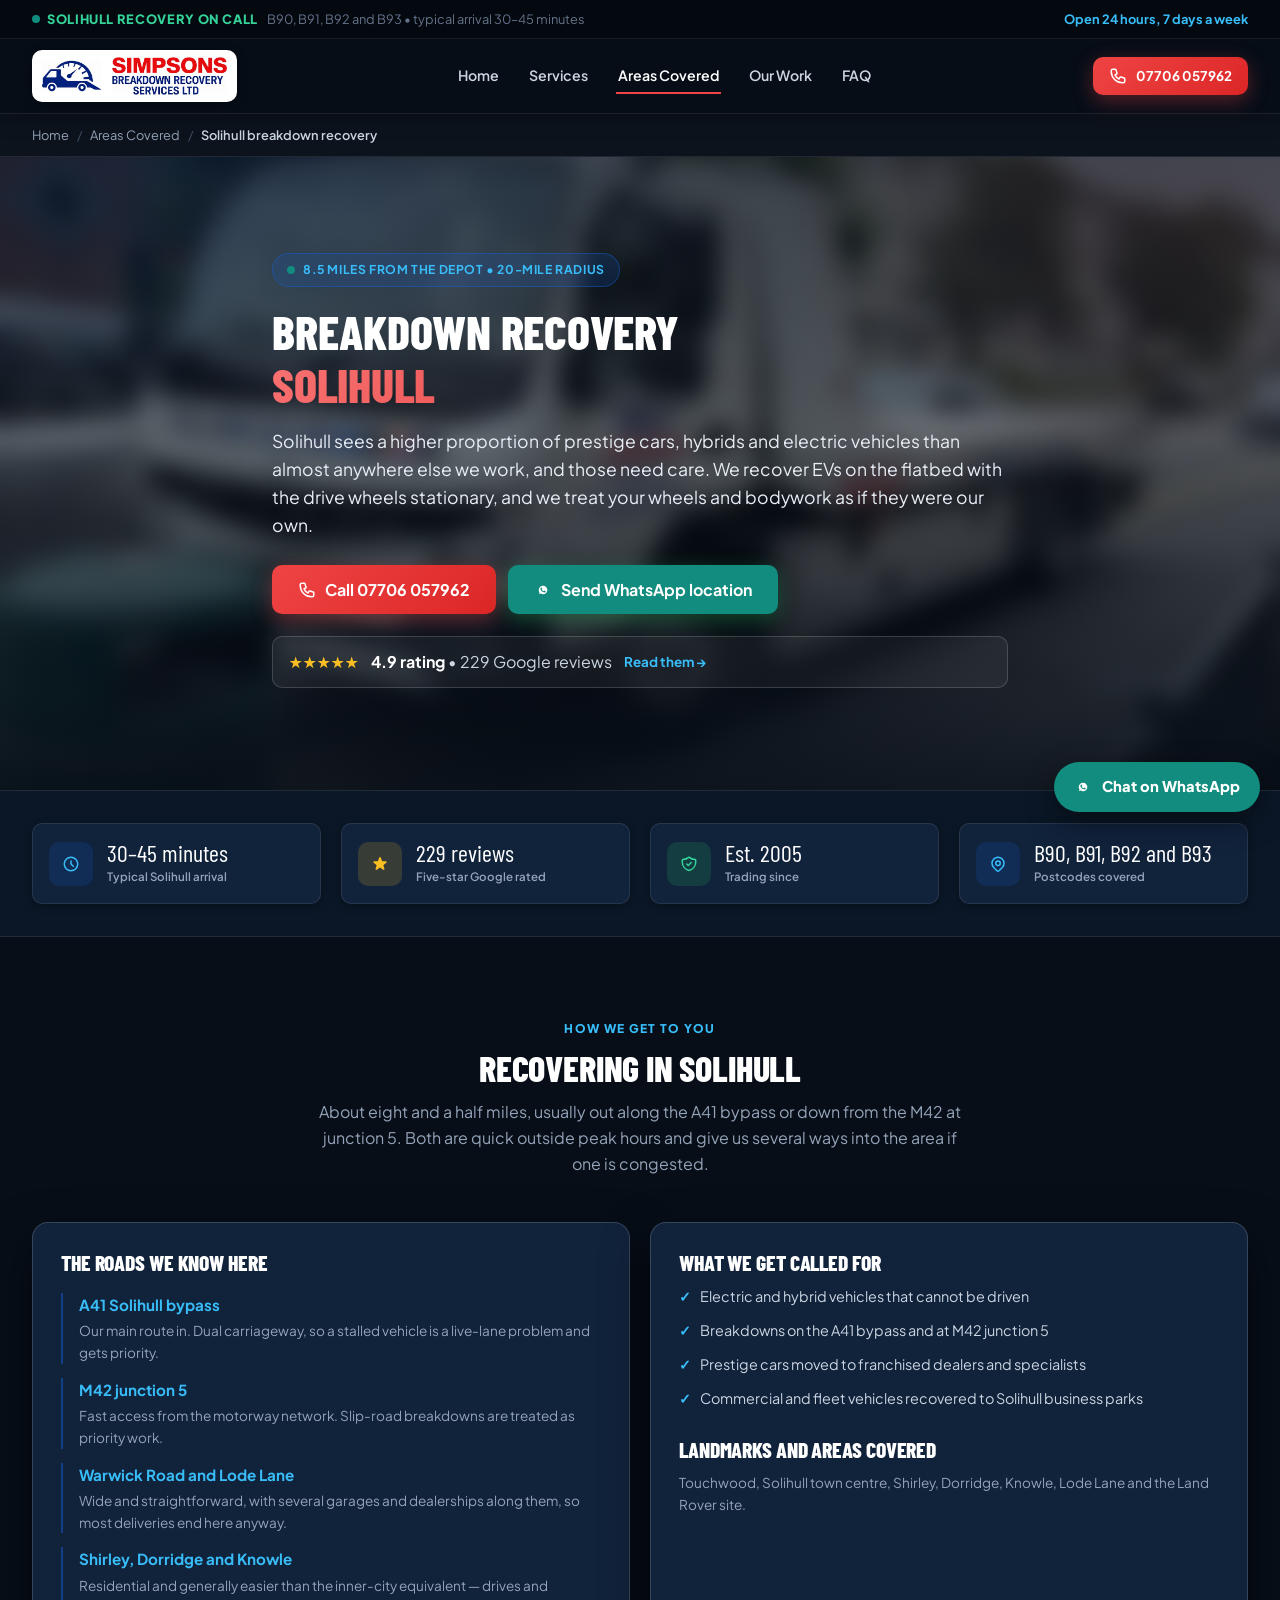
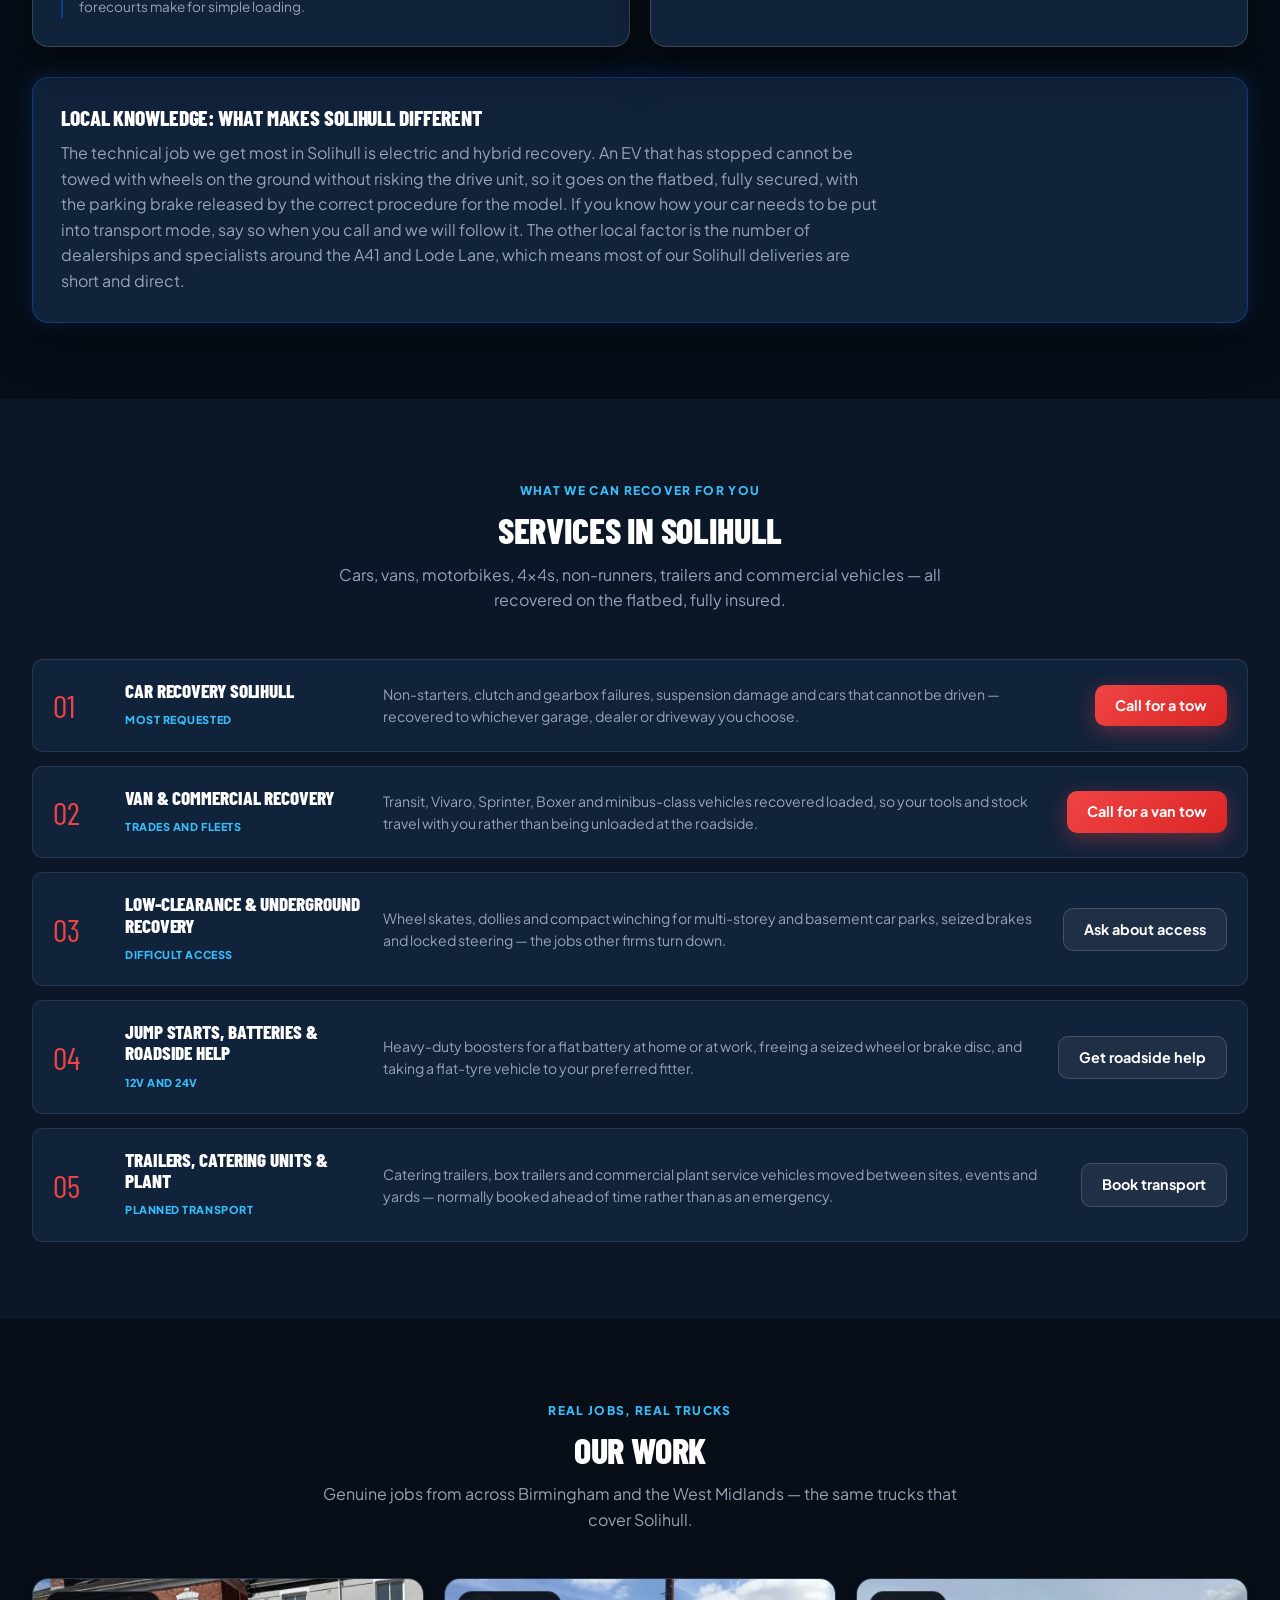
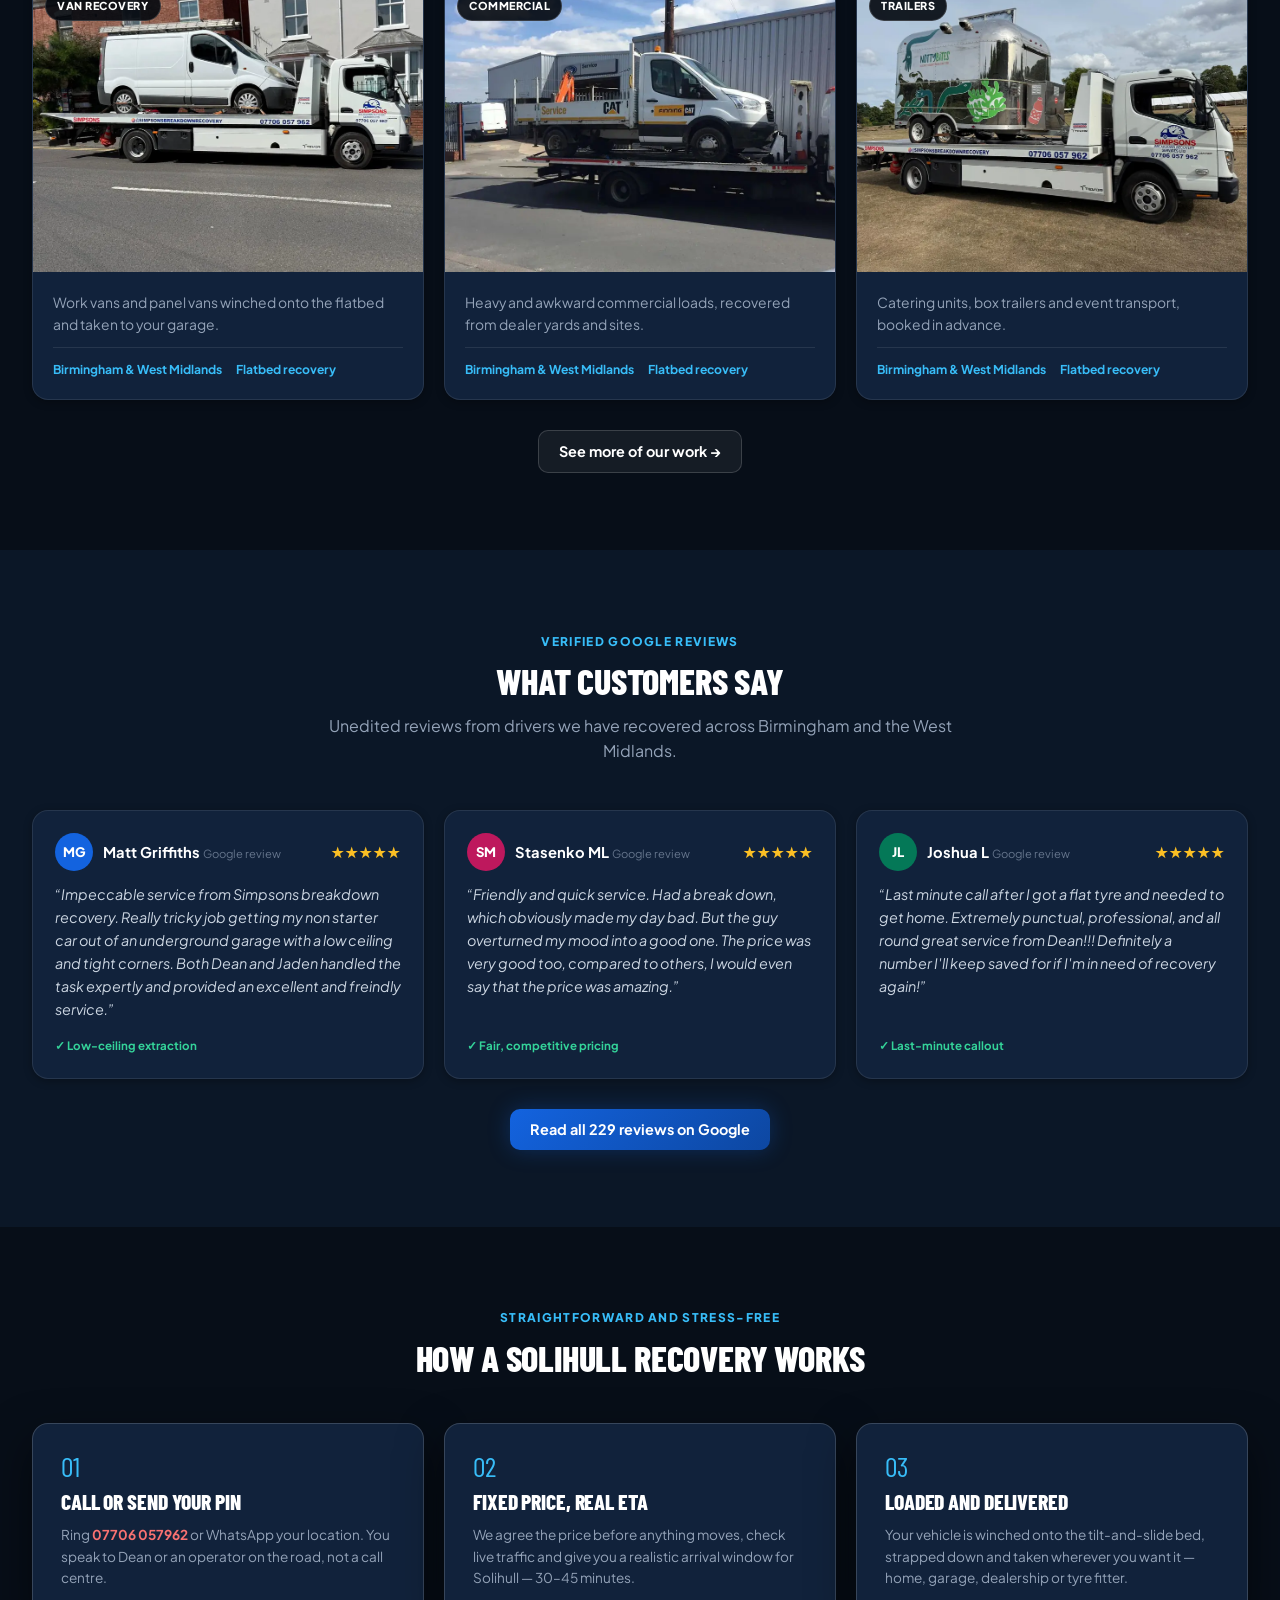
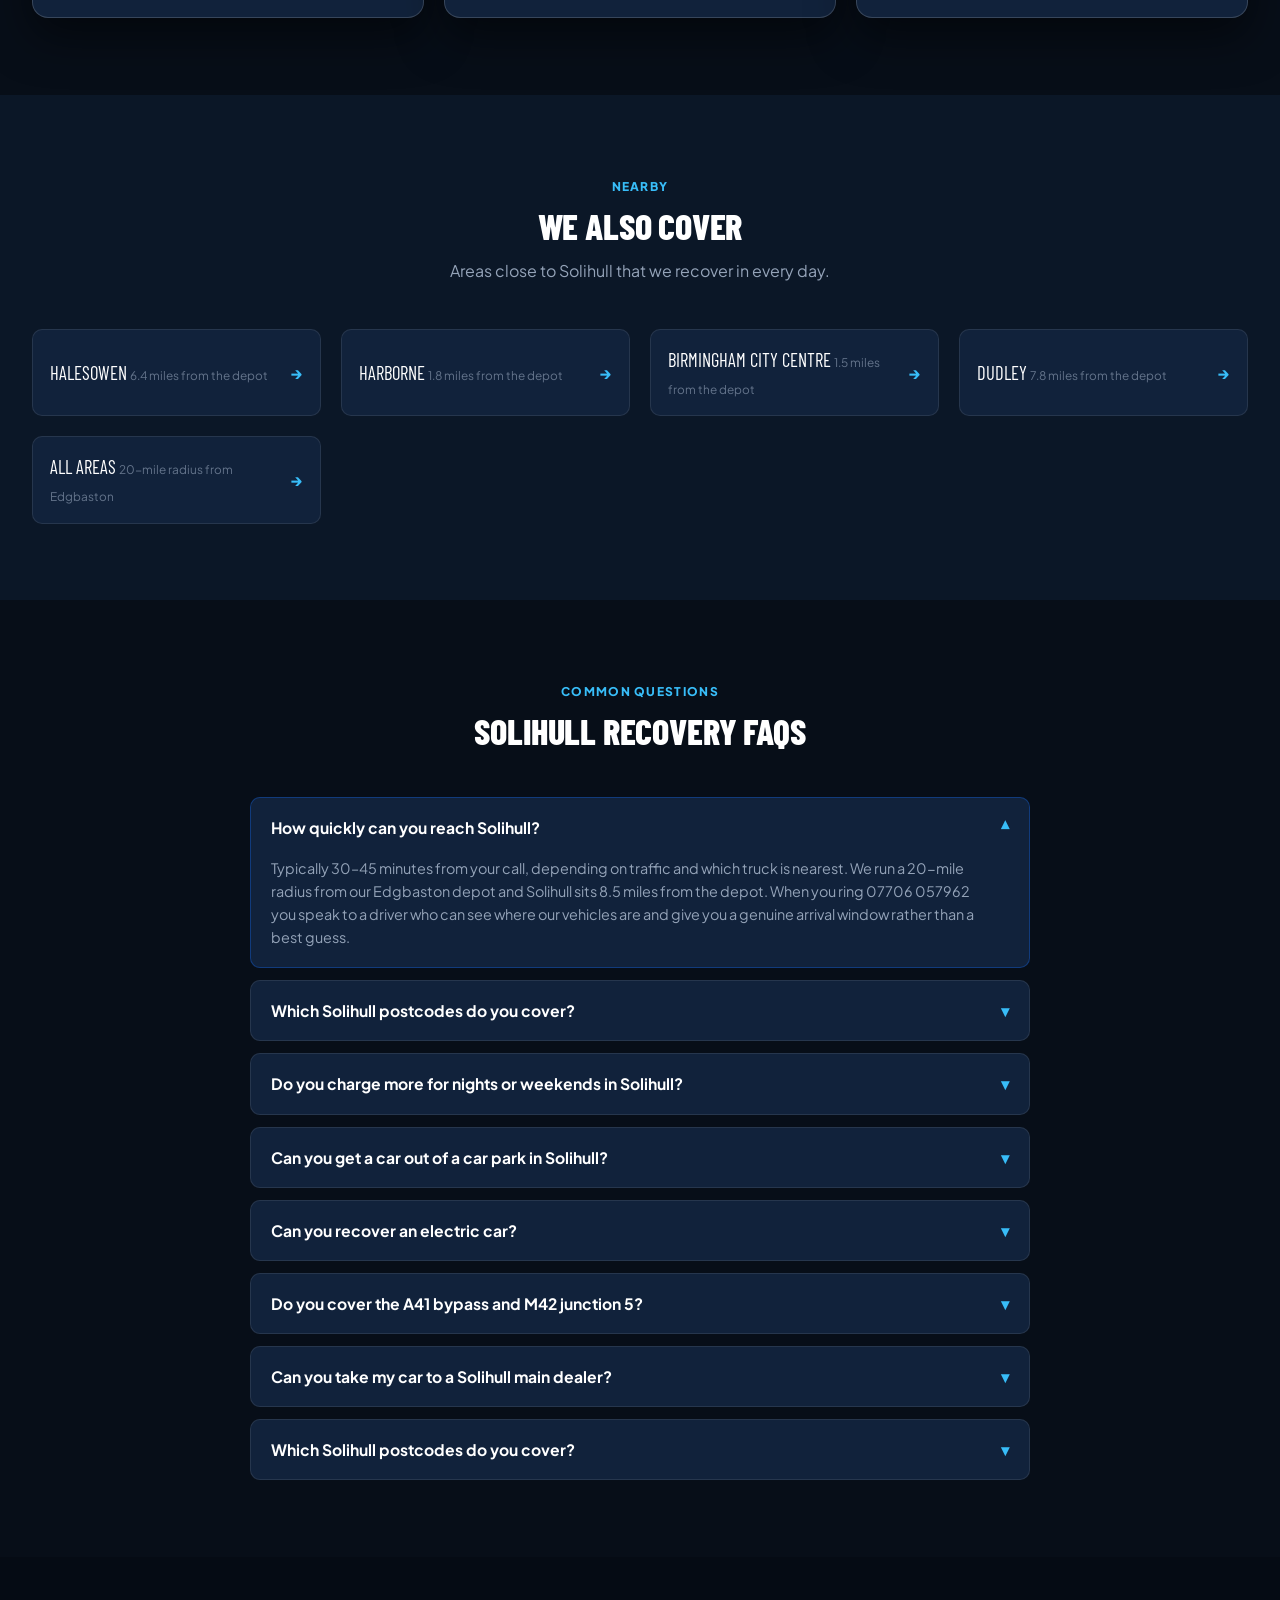
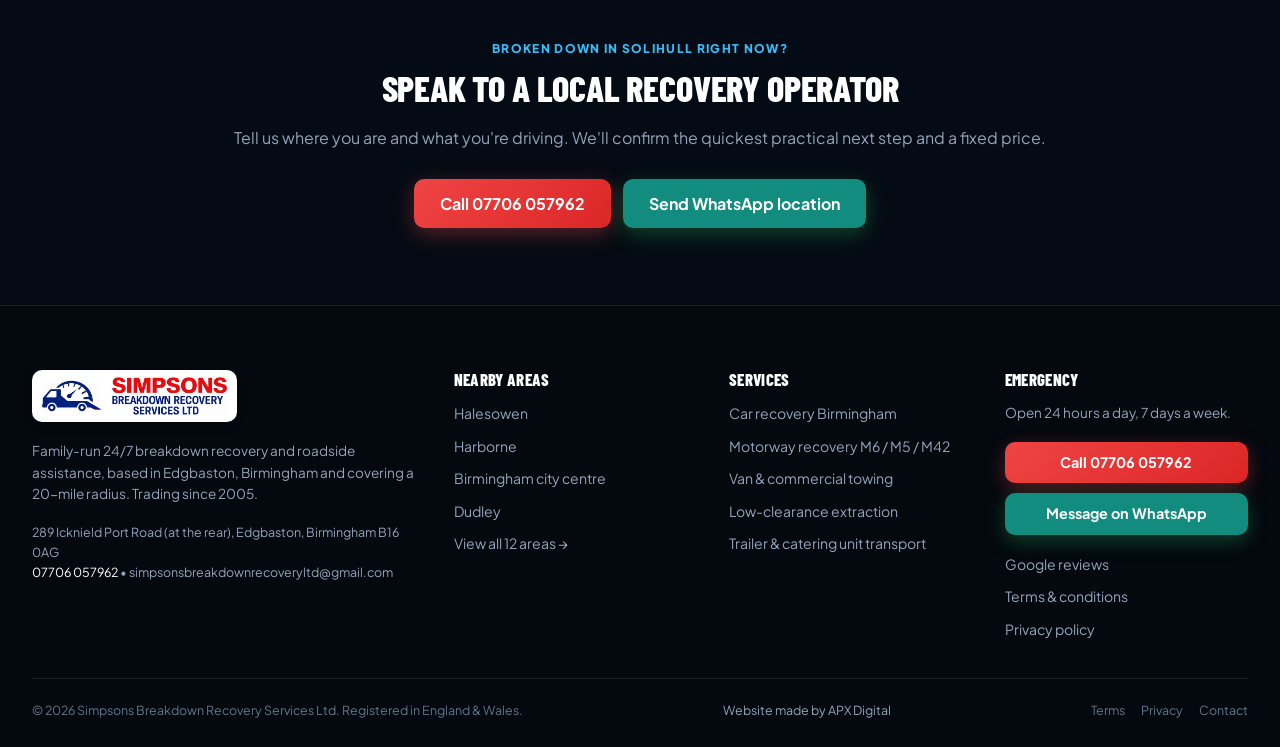
<file: areas/solihull-breakdown-recovery.html>
<!DOCTYPE html>
<html lang="en-GB">
<head>
  <meta charset="UTF-8">
  <meta name="viewport" content="width=device-width, initial-scale=1">
  <title>Breakdown Recovery Solihull | 24/7 Simpsons Recovery</title>
  <meta name="description" content="24/7 breakdown recovery in Solihull. Typical arrival 30–45 minutes, fixed prices and 229 five-star reviews. Call Simpsons on 07706 057962.">

  <link rel="canonical" href="https://simpsonsbreakdownrecovery.co.uk/areas/solihull-breakdown-recovery.html">
  <meta name="robots" content="index, follow">
  <meta name="googlebot" content="index, follow, max-image-preview:large, max-snippet:-1, max-video-preview:-1">
  <meta name="author" content="Simpsons Breakdown Recovery Services Ltd">
  <meta name="theme-color" content="#070e18">

  <!-- Geo signals -->
  <meta name="geo.region" content="GB-BIR">
  <meta name="geo.placename" content="Solihull, Birmingham">
  <meta name="geo.position" content="52.4844;-1.9351">
  <meta name="ICBM" content="52.4844, -1.9351">

  <!-- Open Graph -->
  <meta property="og:type" content="website">
  <meta property="og:site_name" content="Simpsons Breakdown Recovery Services Ltd">
  <meta property="og:locale" content="en_GB">
  <meta property="og:title" content="Breakdown Recovery Solihull | 24/7 Simpsons Recovery">
  <meta property="og:description" content="24/7 breakdown recovery in Solihull. Typical arrival 30–45 minutes, fixed prices and 229 five-star reviews. Call Simpsons on 07706 057962.">
  <meta property="og:url" content="https://simpsonsbreakdownrecovery.co.uk/areas/solihull-breakdown-recovery.html">
  <meta property="og:image" content="https://simpsonsbreakdownrecovery.co.uk/images/og-image.jpg">
  <meta property="og:image:width" content="1200">
  <meta property="og:image:height" content="630">
  <meta property="og:image:alt" content="Simpsons Breakdown Recovery Services Ltd — 24/7 breakdown recovery in Birmingham">

  <!-- Twitter / X -->
  <meta name="twitter:card" content="summary_large_image">
  <meta name="twitter:title" content="Breakdown Recovery Solihull | 24/7 Simpsons Recovery">
  <meta name="twitter:description" content="24/7 breakdown recovery in Solihull. Typical arrival 30–45 minutes, fixed prices and 229 five-star reviews. Call Simpsons on 07706 057962.">
  <meta name="twitter:image" content="https://simpsonsbreakdownrecovery.co.uk/images/og-image.jpg">
  <meta name="twitter:image:alt" content="Simpsons Breakdown Recovery Services Ltd — 24/7 breakdown recovery in Birmingham">

  <link rel="icon" href="../images/icon-32.png" sizes="32x32" type="image/png">
  <link rel="icon" href="../images/icon-512.png" sizes="512x512" type="image/png">
  <link rel="apple-touch-icon" href="../images/icon-180.png">
  <link rel="preload" as="image" href="../images/logo.webp">
  <link rel="preconnect" href="https://fonts.googleapis.com">
  <link rel="preconnect" href="https://fonts.gstatic.com" crossorigin>
  <link href="https://fonts.googleapis.com/css2?family=Barlow+Condensed:wght@700;800;900&family=Plus+Jakarta+Sans:wght@400;500;600;700;800&display=swap" rel="stylesheet">
  <link rel="stylesheet" href="../css/style.css">

  <!-- Google tag (gtag.js) — GA4 G-FZKR7KYQ15 -->
  <script async src="https://www.googletagmanager.com/gtag/js?id=G-FZKR7KYQ15"></script>
  <script>
    window.dataLayer = window.dataLayer || [];
    function gtag(){dataLayer.push(arguments);}
    gtag('js', new Date());

    gtag('config', 'G-FZKR7KYQ15');
  </script>

  <script type="application/ld+json">
{
  "@context": "https://schema.org",
  "@graph": [
    {
      "@type": [
        "AutoRepair",
        "EmergencyService"
      ],
      "@id": "https://simpsonsbreakdownrecovery.co.uk/areas/solihull-breakdown-recovery.html#business",
      "name": "Simpsons Breakdown Recovery Services Ltd — Solihull",
      "legalName": "Simpsons Breakdown Recovery Services Ltd",
      "url": "https://simpsonsbreakdownrecovery.co.uk/areas/solihull-breakdown-recovery.html",
      "telephone": "+447706057962",
      "email": "simpsonsbreakdownrecoveryltd@gmail.com",
      "priceRange": "££",
      "currenciesAccepted": "GBP",
      "paymentAccepted": "Cash, Bank transfer, Card",
      "image": "https://simpsonsbreakdownrecovery.co.uk/images/work-van-recovery.webp",
      "logo": {
        "@type": "ImageObject",
        "url": "https://simpsonsbreakdownrecovery.co.uk/images/logo.webp",
        "width": 661,
        "height": 143
      },
      "foundingDate": "2005",
      "description": "Family-run 24/7 breakdown recovery, vehicle towing and roadside assistance covering Birmingham and the West Midlands within a 20-mile radius of the Edgbaston depot. Cars, vans, motorbikes, 4x4s, non-runners and trailers.",
      "address": {
        "@type": "PostalAddress",
        "streetAddress": "289 Icknield Port Road, At the rear",
        "addressLocality": "Edgbaston, Birmingham",
        "addressRegion": "West Midlands",
        "postalCode": "B16 0AG",
        "addressCountry": "GB"
      },
      "geo": {
        "@type": "GeoCoordinates",
        "latitude": "52.4844",
        "longitude": "-1.9351"
      },
      "hasMap": "https://maps.google.com/?cid=7538252664488705060",
      "openingHoursSpecification": [
        {
          "@type": "OpeningHoursSpecification",
          "dayOfWeek": [
            "Monday",
            "Tuesday",
            "Wednesday",
            "Thursday",
            "Friday",
            "Saturday",
            "Sunday"
          ],
          "opens": "00:00",
          "closes": "23:59"
        }
      ],
      "areaServed": {
        "@type": "AdministrativeArea",
        "name": "Solihull"
      },
      "aggregateRating": {
        "@type": "AggregateRating",
        "ratingValue": "4.9",
        "reviewCount": "229",
        "bestRating": "5",
        "worstRating": "1"
      },
      "sameAs": [
        "https://x.com/SRecoveryl15565",
        "https://maps.google.com/?cid=7538252664488705060"
      ],
      "hasOfferCatalog": {
        "@type": "OfferCatalog",
        "name": "Breakdown recovery and vehicle transport services",
        "itemListElement": [
          {
            "@type": "Offer",
            "itemOffered": {
              "@type": "Service",
              "name": "Car recovery Birmingham",
              "description": "24/7 car recovery and towing for non-starters, clutch and gearbox failures, suspension damage and accident damage.",
              "areaServed": {
                "@type": "City",
                "name": "Birmingham"
              }
            }
          },
          {
            "@type": "Offer",
            "itemOffered": {
              "@type": "Service",
              "name": "Motorway recovery",
              "description": "Priority recovery from hard shoulders and emergency refuge areas on the M6, M5 and M42 and the A38(M).",
              "areaServed": {
                "@type": "City",
                "name": "Birmingham"
              }
            }
          },
          {
            "@type": "Offer",
            "itemOffered": {
              "@type": "Service",
              "name": "Van and commercial vehicle recovery",
              "description": "Loaded vans, minibuses and light commercial vehicles recovered with the load on board.",
              "areaServed": {
                "@type": "City",
                "name": "Birmingham"
              }
            }
          },
          {
            "@type": "Offer",
            "itemOffered": {
              "@type": "Service",
              "name": "Low-clearance and underground recovery",
              "description": "Wheel skates, dollies and compact winching for multi-storey and basement car parks, seized brakes and locked steering.",
              "areaServed": {
                "@type": "City",
                "name": "Birmingham"
              }
            }
          },
          {
            "@type": "Offer",
            "itemOffered": {
              "@type": "Service",
              "name": "Jump starts and flat batteries",
              "description": "12V and 24V jump starts at home, at work or at the roadside, plus flat-tyre transport.",
              "areaServed": {
                "@type": "City",
                "name": "Birmingham"
              }
            }
          },
          {
            "@type": "Offer",
            "itemOffered": {
              "@type": "Service",
              "name": "Trailer, catering unit and plant transport",
              "description": "Catering trailers, box trailers and commercial plant vehicles moved between sites and events.",
              "areaServed": {
                "@type": "City",
                "name": "Birmingham"
              }
            }
          },
          {
            "@type": "Offer",
            "itemOffered": {
              "@type": "Service",
              "name": "Accident and non-runner transport",
              "description": "Scene clearance, documented transport for insurance claims and movement of non-runners between garages.",
              "areaServed": {
                "@type": "City",
                "name": "Birmingham"
              }
            }
          }
        ]
      }
    },
    {
      "@type": "WebSite",
      "@id": "https://simpsonsbreakdownrecovery.co.uk/#website",
      "url": "https://simpsonsbreakdownrecovery.co.uk",
      "name": "Simpsons Breakdown Recovery Services Ltd",
      "inLanguage": "en-GB",
      "publisher": {
        "@id": "https://simpsonsbreakdownrecovery.co.uk/#business"
      }
    },
    {
      "@type": "WebPage",
      "@id": "https://simpsonsbreakdownrecovery.co.uk/areas/solihull-breakdown-recovery.html#webpage",
      "url": "https://simpsonsbreakdownrecovery.co.uk/areas/solihull-breakdown-recovery.html",
      "name": "Breakdown Recovery Solihull | 24/7 Simpsons Recovery",
      "description": "24/7 breakdown recovery in Solihull. Typical arrival 30–45 minutes, fixed prices and 229 five-star reviews. Call Simpsons on 07706 057962.",
      "isPartOf": {
        "@id": "https://simpsonsbreakdownrecovery.co.uk/#website"
      },
      "about": {
        "@id": "https://simpsonsbreakdownrecovery.co.uk/#business"
      },
      "inLanguage": "en-GB"
    },
    {
      "@type": "BreadcrumbList",
      "@id": "https://simpsonsbreakdownrecovery.co.uk/areas/solihull-breakdown-recovery.html#breadcrumb",
      "itemListElement": [
        {
          "@type": "ListItem",
          "position": 1,
          "name": "Home",
          "item": "https://simpsonsbreakdownrecovery.co.uk/"
        },
        {
          "@type": "ListItem",
          "position": 2,
          "name": "Areas Covered",
          "item": "https://simpsonsbreakdownrecovery.co.uk/#areas"
        },
        {
          "@type": "ListItem",
          "position": 3,
          "name": "Solihull breakdown recovery"
        }
      ]
    },
    {
      "@type": "FAQPage",
      "@id": "https://simpsonsbreakdownrecovery.co.uk/areas/solihull-breakdown-recovery.html#faq",
      "mainEntity": [
        {
          "@type": "Question",
          "name": "How quickly can you reach Solihull?",
          "acceptedAnswer": {
            "@type": "Answer",
            "text": "Typically 30–45 minutes from your call, depending on traffic and which truck is nearest. We run a 20-mile radius from our Edgbaston depot and Solihull sits 8.5 miles from the depot. When you ring 07706 057962 you speak to a driver who can see where our vehicles are and give you a genuine arrival window rather than a best guess."
          }
        },
        {
          "@type": "Question",
          "name": "Which Solihull postcodes do you cover?",
          "acceptedAnswer": {
            "@type": "Answer",
            "text": "We cover B90, B91, B92 and B93, along with the surrounding streets and the main routes through the area — the A41 Solihull bypass, M42 junction 5, Warwick Road and Lode Lane. If you are just outside these postcodes, call with your location and we will tell you straight away whether we can get to you."
          }
        },
        {
          "@type": "Question",
          "name": "Do you charge more for nights or weekends in Solihull?",
          "acceptedAnswer": {
            "@type": "Answer",
            "text": "No. We quote a fixed price before the truck is dispatched, whatever the hour. There is no after-hours loading added later, no hidden mileage surcharge, and no charge for getting a price from us."
          }
        },
        {
          "@type": "Question",
          "name": "Can you get a car out of a car park in Solihull?",
          "acceptedAnswer": {
            "@type": "Answer",
            "text": "Yes. Multi-storey and basement car parks are one of our specialities. We carry low-profile wheel skates, dollies and compact winching equipment, so a vehicle that will not start or will not roll can be moved out without damage to the bodywork, the wheels or the building."
          }
        },
        {
          "@type": "Question",
          "name": "Can you recover an electric car?",
          "acceptedAnswer": {
            "@type": "Answer",
            "text": "Yes, and it is a routine job for us in Solihull. An EV goes on the flatbed with the drive wheels stationary rather than being towed, because towing with wheels down can damage the drive unit. If your car has a transport mode, tell us and we will use the correct procedure."
          }
        },
        {
          "@type": "Question",
          "name": "Do you cover the A41 bypass and M42 junction 5?",
          "acceptedAnswer": {
            "@type": "Answer",
            "text": "Yes. We treat both as live-road work, so get clear of the carriageway, put your hazards on and call us with your location and direction of travel."
          }
        },
        {
          "@type": "Question",
          "name": "Can you take my car to a Solihull main dealer?",
          "acceptedAnswer": {
            "@type": "Answer",
            "text": "Yes, to any dealer or independent you nominate in Solihull, Shirley, Dorridge or Knowle. Give us the name and postcode when you book and we will deliver it there directly."
          }
        },
        {
          "@type": "Question",
          "name": "Which Solihull postcodes do you cover?",
          "acceptedAnswer": {
            "@type": "Answer",
            "text": "B90, B91, B92 and B93 — Solihull town centre, Shirley, Olton, Dorridge and Knowle. We are 8.5 miles from the area, so typical arrival is 30 to 45 minutes."
          }
        }
      ]
    }
  ]
}
  </script>
</head>
<body>

<a class="skip-link" href="#main">Skip to content</a>

<div class="ticker">
  <div class="shell ticker__inner">
    <div class="ticker__left">
      <span class="ticker__live"><span class="dot"></span> Solihull recovery on call</span>
      <span class="ticker__detail">B90, B91, B92 and B93 &bull; typical arrival 30–45 minutes</span>
    </div>
    <span class="ticker__note">Open 24 hours, 7 days a week</span>
  </div>
</div>

<header class="site-header">
  <div class="shell site-header__inner">

    <a href="../index.html" class="brand" aria-label="Simpsons Breakdown Recovery Services Ltd — home">
      <span class="brand__plate">
        <img class="brand__logo" src="../images/logo.webp" width="661" height="143" alt="Simpsons Breakdown Recovery Services Ltd" fetchpriority="high" decoding="async">
      </span>
    </a>

    <nav class="nav" aria-label="Main">
      <a href="../index.html">Home</a>
      <a href="../index.html#services">Services</a>
      <a href="../index.html#areas" class="is-active">Areas Covered</a>
      <a href="../index.html#work">Our Work</a>
      <a href="../index.html#faq">FAQ</a>
    </nav>

    <div class="header-actions">
      <a href="tel:07706057962" class="btn btn--red btn--sm">
        <svg class="icon" fill="none" stroke="currentColor" viewBox="0 0 24 24" aria-hidden="true"><path stroke-linecap="round" stroke-linejoin="round" stroke-width="2" d="M3 5a2 2 0 012-2h3.28a1 1 0 01.948.684l1.498 4.493a1 1 0 01-.502 1.21l-2.257 1.13a11.042 11.042 0 005.516 5.516l1.13-2.257a1 1 0 011.21-.502l4.493 1.498a1 1 0 01.684.949V19a2 2 0 01-2 2h-1C9.716 21 3 14.284 3 6V5z"/></svg>
        <span class="nowrap">07706 057962</span>
      </a>
      <button class="menu-toggle" id="menuToggle" type="button" aria-label="Menu" aria-expanded="false" aria-controls="mobileNav">
        <span></span><span></span><span></span>
      </button>
    </div>
  </div>

  <nav class="mobile-nav" id="mobileNav" aria-label="Mobile">
    <a href="../index.html">Home</a>
    <a href="../index.html#services">Services</a>
    <a href="../index.html#areas">Areas Covered</a>
    <a href="../index.html#work">Our Work</a>
    <a href="../index.html#faq">FAQ</a>
    <div class="mobile-nav__cta">
      <a href="tel:07706057962" class="btn btn--red btn--block">Call 07706 057962</a>
    </div>
  </nav>
</header>

<main id="main">

  <nav class="breadcrumb" aria-label="Breadcrumb">
    <div class="shell breadcrumb__inner">
      <a href="../index.html">Home</a>
      <span class="breadcrumb__sep" aria-hidden="true">/</span>
      <a href="../index.html#areas">Areas Covered</a>
      <span class="breadcrumb__sep" aria-hidden="true">/</span>
      <span aria-current="page">Solihull breakdown recovery</span>
    </div>
  </nav>

  <section class="hero">
    <div class="hero__bg" aria-hidden="true"></div>
    <div class="hero__scrim" aria-hidden="true"></div>

    <div class="shell hero__inner">
      <span class="pill"><span class="dot"></span> 8.5 miles from the depot &bull; 20-mile radius</span>

      <h1>Breakdown recovery <span class="hero__accent">Solihull</span></h1>

      <p class="lead hero__lead">Solihull sees a higher proportion of prestige cars, hybrids and electric vehicles than almost anywhere else we work, and those need care. We recover EVs on the flatbed with the drive wheels stationary, and we treat your wheels and bodywork as if they were our own.</p>

      <div class="hero__cta">
        <a href="tel:07706057962" class="btn btn--red btn--lg">
          <svg class="icon" fill="none" stroke="currentColor" viewBox="0 0 24 24" aria-hidden="true"><path stroke-linecap="round" stroke-linejoin="round" stroke-width="2" d="M3 5a2 2 0 012-2h3.28a1 1 0 01.948.684l1.498 4.493a1 1 0 01-.502 1.21l-2.257 1.13a11.042 11.042 0 005.516 5.516l1.13-2.257a1 1 0 011.21-.502l4.493 1.498a1 1 0 01.684.949V19a2 2 0 01-2 2h-1C9.716 21 3 14.284 3 6V5z"/></svg>
          Call 07706 057962
        </a>
        <a href="https://wa.me/447706057962?text=Hello%20Simpsons%20Recovery,%20I%20have%20broken%20down%20in%20Solihull.%20Here%20is%20my%20location:" target="_blank" rel="noopener" class="btn btn--green btn--lg">
          <svg class="icon" fill="currentColor" viewBox="0 0 24 24" aria-hidden="true"><path d="M12.03 6.17c-3.18 0-5.76 2.59-5.76 5.77 0 1.3.38 2.27 1.02 3.28l-.58 2.13 2.18-.57c.98.58 1.91.93 3.14.93 3.18 0 5.77-2.59 5.77-5.77 0-3.19-2.58-5.77-5.77-5.77zm3.39 8.24c-.14.4-.84.77-1.17.82-.3.05-.68.06-1.09-.07-.25-.08-.58-.19-.99-.36-1.74-.75-2.87-2.5-2.96-2.62-.09-.11-.71-.94-.71-1.79s.45-1.27.61-1.45c.16-.17.35-.22.46-.22h.33c.11 0 .25-.04.39.3.14.35.49 1.2.53 1.29.04.09.07.19.01.3-.06.12-.09.19-.17.29l-.26.3c-.09.09-.18.18-.08.36.1.17.45.74.96 1.2.66.59 1.22.77 1.4.86.17.09.27.07.37-.04.1-.12.43-.51.55-.68.12-.17.23-.14.39-.09.16.06 1.01.48 1.18.56.17.09.29.13.33.2.05.07.05.42-.1.83z"/></svg>
          Send WhatsApp location
        </a>
      </div>

      <a class="review-badge" href="https://share.google/FIO6KZSxKO3p8ohXX" target="_blank" rel="noopener">
        <span class="stars" aria-hidden="true">★★★★★</span>
        <span><strong style="color:#fff">4.9 rating</strong> &bull; 229 Google reviews</span>
        <span class="review-badge__link">Read them &rarr;</span>
      </a>
    </div>
  </section>

  <section class="metrics">
    <div class="shell grid grid-4">
      <div class="metric">
        <span class="metric__icon">
          <svg class="icon" fill="none" stroke="currentColor" viewBox="0 0 24 24" aria-hidden="true"><path stroke-linecap="round" stroke-linejoin="round" stroke-width="2" d="M12 8v4l3 3m6-3a9 9 0 11-18 0 9 9 0 0118 0z"/></svg>
        </span>
        <span>
          <span class="metric__value">30–45 minutes</span>
          <span class="metric__label">Typical Solihull arrival</span>
        </span>
      </div>
      <div class="metric">
        <span class="metric__icon metric__icon--amber">
          <svg class="icon" fill="currentColor" viewBox="0 0 20 20" aria-hidden="true"><path d="M9.05 2.93c.3-.92 1.6-.92 1.9 0l1.07 3.29a1 1 0 00.95.69h3.46c.97 0 1.37 1.24.59 1.81l-2.8 2.03a1 1 0 00-.36 1.12l1.07 3.29c.3.92-.76 1.69-1.54 1.12l-2.8-2.03a1 1 0 00-1.18 0l-2.8 2.03c-.78.57-1.84-.2-1.54-1.12l1.07-3.29a1 1 0 00-.36-1.12L2.98 8.72c-.78-.57-.38-1.81.59-1.81h3.46a1 1 0 00.95-.69l1.07-3.29z"/></svg>
        </span>
        <span>
          <span class="metric__value">229 reviews</span>
          <span class="metric__label">Five-star Google rated</span>
        </span>
      </div>
      <div class="metric">
        <span class="metric__icon metric__icon--green">
          <svg class="icon" fill="none" stroke="currentColor" viewBox="0 0 24 24" aria-hidden="true"><path stroke-linecap="round" stroke-linejoin="round" stroke-width="2" d="M9 12l2 2 4-4m5.6-4A12 12 0 0112 2.9 12 12 0 013.4 6 12 12 0 003 9c0 5.6 3.8 10.3 9 11.6 5.2-1.3 9-6 9-11.6 0-1-.1-2-.4-3z"/></svg>
        </span>
        <span>
          <span class="metric__value">Est. 2005</span>
          <span class="metric__label">Trading since</span>
        </span>
      </div>
      <div class="metric">
        <span class="metric__icon">
          <svg class="icon" fill="none" stroke="currentColor" viewBox="0 0 24 24" aria-hidden="true"><path stroke-linecap="round" stroke-linejoin="round" stroke-width="2" d="M17.7 16.7L13.4 20.9a2 2 0 01-2.8 0l-4.3-4.2a8 8 0 1111.4 0z"/><path stroke-linecap="round" stroke-linejoin="round" stroke-width="2" d="M15 11a3 3 0 11-6 0 3 3 0 016 0z"/></svg>
        </span>
        <span>
          <span class="metric__value">B90, B91, B92 and B93</span>
          <span class="metric__label">Postcodes covered</span>
        </span>
      </div>
    </div>
  </section>

  <section class="section">
    <div class="shell">
      <div class="section-head">
        <span class="eyebrow">How we get to you</span>
        <h2>Recovering in Solihull</h2>
        <p class="muted">About eight and a half miles, usually out along the A41 bypass or down from the M42 at junction 5. Both are quick outside peak hours and give us several ways into the area if one is congested.</p>
      </div>

      <div class="grid grid-2">
        <article class="panel">
          <h3 class="mb-md">The roads we know here</h3>
          <ul class="route-list">
          <li>
            <strong class="text-cyan">A41 Solihull bypass</strong>
            <span class="muted small">Our main route in. Dual carriageway, so a stalled vehicle is a live-lane problem and gets priority.</span>
          </li>
          <li>
            <strong class="text-cyan">M42 junction 5</strong>
            <span class="muted small">Fast access from the motorway network. Slip-road breakdowns are treated as priority work.</span>
          </li>
          <li>
            <strong class="text-cyan">Warwick Road and Lode Lane</strong>
            <span class="muted small">Wide and straightforward, with several garages and dealerships along them, so most deliveries end here anyway.</span>
          </li>
          <li>
            <strong class="text-cyan">Shirley, Dorridge and Knowle</strong>
            <span class="muted small">Residential and generally easier than the inner-city equivalent — drives and forecourts make for simple loading.</span>
          </li>
          </ul>
        </article>

        <article class="panel">
          <h3 class="mb-sm">What we get called for</h3>
          <ul class="check-list mb-lg">
            <li>Electric and hybrid vehicles that cannot be driven</li>
            <li>Breakdowns on the A41 bypass and at M42 junction 5</li>
            <li>Prestige cars moved to franchised dealers and specialists</li>
            <li>Commercial and fleet vehicles recovered to Solihull business parks</li>
          </ul>
          <h3 class="mb-sm">Landmarks and areas covered</h3>
          <p class="muted small mb-0">Touchwood, Solihull town centre, Shirley, Dorridge, Knowle, Lode Lane and the Land Rover site.</p>
        </article>
      </div>

      <div class="panel panel--glow mt-lg">
        <h3 class="mb-sm">Local knowledge: what makes Solihull different</h3>
        <p class="muted mb-0">The technical job we get most in Solihull is electric and hybrid recovery. An EV that has stopped cannot be towed with wheels on the ground without risking the drive unit, so it goes on the flatbed, fully secured, with the parking brake released by the correct procedure for the model. If you know how your car needs to be put into transport mode, say so when you call and we will follow it. The other local factor is the number of dealerships and specialists around the A41 and Lode Lane, which means most of our Solihull deliveries are short and direct.</p>
      </div>
    </div>
  </section>

  <section class="section section--alt">
    <div class="shell">
      <div class="section-head">
        <span class="eyebrow">What we can recover for you</span>
        <h2>Services in Solihull</h2>
        <p class="muted">Cars, vans, motorbikes, 4x4s, non-runners, trailers and commercial vehicles — all recovered on the flatbed, fully insured.</p>
      </div>

      <div class="stack">
        <article class="service-row">
          <div class="service-row__num">01</div>
          <div class="service-row__name">
            <h3>Car recovery Solihull</h3>
            <span class="service-row__tag">Most requested</span>
          </div>
          <p class="service-row__desc">Non-starters, clutch and gearbox failures, suspension damage and cars that cannot be driven — recovered to whichever garage, dealer or driveway you choose.</p>
          <div class="service-row__cta"><a href="tel:07706057962" class="btn btn--red">Call for a tow</a></div>
        </article>

        <article class="service-row">
          <div class="service-row__num">02</div>
          <div class="service-row__name">
            <h3>Van &amp; commercial recovery</h3>
            <span class="service-row__tag">Trades and fleets</span>
          </div>
          <p class="service-row__desc">Transit, Vivaro, Sprinter, Boxer and minibus-class vehicles recovered loaded, so your tools and stock travel with you rather than being unloaded at the roadside.</p>
          <div class="service-row__cta"><a href="tel:07706057962" class="btn btn--red">Call for a van tow</a></div>
        </article>

        <article class="service-row">
          <div class="service-row__num">03</div>
          <div class="service-row__name">
            <h3>Low-clearance &amp; underground recovery</h3>
            <span class="service-row__tag">Difficult access</span>
          </div>
          <p class="service-row__desc">Wheel skates, dollies and compact winching for multi-storey and basement car parks, seized brakes and locked steering — the jobs other firms turn down.</p>
          <div class="service-row__cta"><a href="../index.html#contact" class="btn btn--ghost">Ask about access</a></div>
        </article>

        <article class="service-row">
          <div class="service-row__num">04</div>
          <div class="service-row__name">
            <h3>Jump starts, batteries &amp; roadside help</h3>
            <span class="service-row__tag">12V and 24V</span>
          </div>
          <p class="service-row__desc">Heavy-duty boosters for a flat battery at home or at work, freeing a seized wheel or brake disc, and taking a flat-tyre vehicle to your preferred fitter.</p>
          <div class="service-row__cta"><a href="tel:07706057962" class="btn btn--ghost">Get roadside help</a></div>
        </article>

        <article class="service-row">
          <div class="service-row__num">05</div>
          <div class="service-row__name">
            <h3>Trailers, catering units &amp; plant</h3>
            <span class="service-row__tag">Planned transport</span>
          </div>
          <p class="service-row__desc">Catering trailers, box trailers and commercial plant service vehicles moved between sites, events and yards — normally booked ahead of time rather than as an emergency.</p>
          <div class="service-row__cta"><a href="tel:07706057962" class="btn btn--ghost">Book transport</a></div>
        </article>
      </div>
    </div>
  </section>

  <section class="section">
    <div class="shell">
      <div class="section-head">
        <span class="eyebrow">Real jobs, real trucks</span>
        <h2>Our work</h2>
        <p class="muted">Genuine jobs from across Birmingham and the West Midlands — the same trucks that cover Solihull.</p>
      </div>

      <div class="grid grid-3">
        <article class="work-card">
          <div class="work-card__media">
            <img src="../images/work-van-recovery.webp" width="1100" height="1100" loading="lazy" decoding="async"
                 alt="Simpsons Breakdown Recovery flatbed loading a white Renault Trafic work van in Birmingham">
            <span class="work-card__badge">Van recovery</span>
          </div>
          <div class="work-card__body">
            <p>Work vans and panel vans winched onto the flatbed and taken to your garage.</p>
            <div class="work-card__meta"><span>Birmingham &amp; West Midlands</span><span>Flatbed recovery</span></div>
          </div>
        </article>
        <article class="work-card">
          <div class="work-card__media">
            <img src="../images/work-cat-service-truck.webp" width="960" height="720" loading="lazy" decoding="async"
                 alt="Plant service truck with a mounted crane loaded on a Simpsons flatbed recovery truck">
            <span class="work-card__badge">Commercial</span>
          </div>
          <div class="work-card__body">
            <p>Heavy and awkward commercial loads, recovered from dealer yards and sites.</p>
            <div class="work-card__meta"><span>Birmingham &amp; West Midlands</span><span>Flatbed recovery</span></div>
          </div>
        </article>
        <article class="work-card">
          <div class="work-card__media">
            <img src="../images/work-trailer-load.webp" width="1100" height="1100" loading="lazy" decoding="async"
                 alt="Catering trailer loaded on a Simpsons Breakdown Recovery flatbed at a showground">
            <span class="work-card__badge">Trailers</span>
          </div>
          <div class="work-card__body">
            <p>Catering units, box trailers and event transport, booked in advance.</p>
            <div class="work-card__meta"><span>Birmingham &amp; West Midlands</span><span>Flatbed recovery</span></div>
          </div>
        </article>
      </div>

      <div class="center mt-lg">
        <a href="../index.html#work" class="btn btn--ghost">See more of our work &rarr;</a>
      </div>
    </div>
  </section>

  <section class="section section--alt">
    <div class="shell">
      <div class="section-head">
        <span class="eyebrow">Verified Google reviews</span>
        <h2>What customers say</h2>
        <p class="muted">Unedited reviews from drivers we have recovered across Birmingham and the West Midlands.</p>
      </div>

      <div class="grid grid-3">
        <article class="review">
          <div>
            <div class="review__head">
              <div class="review__who">
                <span class="avatar">MG</span>
                <span>
                  <span class="review__name">Matt Griffiths</span>
                  <span class="review__source">Google review</span>
                </span>
              </div>
              <span class="stars" aria-hidden="true">★★★★★</span>
            </div>
            <p class="review__quote">“Impeccable service from Simpsons breakdown recovery. Really tricky job getting my non starter car out of an underground garage with a low ceiling and tight corners. Both Dean and Jaden handled the task expertly and provided an excellent and freindly service.”</p>
          </div>
          <span class="review__tag">✓ Low-ceiling extraction</span>
        </article>

        <article class="review">
          <div>
            <div class="review__head">
              <div class="review__who">
                <span class="avatar" style="background:#be185d">SM</span>
                <span>
                  <span class="review__name">Stasenko ML</span>
                  <span class="review__source">Google review</span>
                </span>
              </div>
              <span class="stars" aria-hidden="true">★★★★★</span>
            </div>
            <p class="review__quote">“Friendly and quick service. Had a break down, which obviously made my day bad. But the guy overturned my mood into a good one. The price was very good too, compared to others, I would even say that the price was amazing.”</p>
          </div>
          <span class="review__tag">✓ Fair, competitive pricing</span>
        </article>

        <article class="review">
          <div>
            <div class="review__head">
              <div class="review__who">
                <span class="avatar" style="background:#047857">JL</span>
                <span>
                  <span class="review__name">Joshua L</span>
                  <span class="review__source">Google review</span>
                </span>
              </div>
              <span class="stars" aria-hidden="true">★★★★★</span>
            </div>
            <p class="review__quote">“Last minute call after I got a flat tyre and needed to get home. Extremely punctual, professional, and all round great service from Dean!!! Definitely a number I'll keep saved for if I'm in need of recovery again!”</p>
          </div>
          <span class="review__tag">✓ Last-minute callout</span>
        </article>
      </div>

      <div class="center mt-lg">
        <a href="https://share.google/FIO6KZSxKO3p8ohXX" target="_blank" rel="noopener" class="btn btn--blue">Read all 229 reviews on Google</a>
      </div>
    </div>
  </section>

  <section class="section">
    <div class="shell">
      <div class="section-head">
        <span class="eyebrow">Straightforward and stress-free</span>
        <h2>How a Solihull recovery works</h2>
      </div>

      <div class="grid grid-3">
        <article class="panel">
          <div class="stat__value mb-sm">01</div>
          <h3 class="mb-sm">Call or send your pin</h3>
          <p class="muted small mb-0">Ring <a href="tel:07706057962" class="text-red"><strong>07706 057962</strong></a> or WhatsApp your location. You speak to Dean or an operator on the road, not a call centre.</p>
        </article>
        <article class="panel">
          <div class="stat__value mb-sm">02</div>
          <h3 class="mb-sm">Fixed price, real ETA</h3>
          <p class="muted small mb-0">We agree the price before anything moves, check live traffic and give you a realistic arrival window for Solihull — 30–45 minutes.</p>
        </article>
        <article class="panel">
          <div class="stat__value mb-sm">03</div>
          <h3 class="mb-sm">Loaded and delivered</h3>
          <p class="muted small mb-0">Your vehicle is winched onto the tilt-and-slide bed, strapped down and taken wherever you want it — home, garage, dealership or tyre fitter.</p>
        </article>
      </div>
    </div>
  </section>

  <section class="section section--alt">
    <div class="shell">
      <div class="section-head">
        <span class="eyebrow">Nearby</span>
        <h2>We also cover</h2>
        <p class="muted">Areas close to Solihull that we recover in every day.</p>
      </div>

      <div class="grid grid-4">
        <a class="area-tile" href="halesowen-breakdown-recovery.html">
          <span>
            <span class="area-tile__name">Halesowen</span>
            <span class="area-tile__meta">6.4 miles from the depot</span>
          </span>
          <span class="area-tile__arrow" aria-hidden="true">&rarr;</span>
        </a>
        <a class="area-tile" href="harborne-breakdown-recovery.html">
          <span>
            <span class="area-tile__name">Harborne</span>
            <span class="area-tile__meta">1.8 miles from the depot</span>
          </span>
          <span class="area-tile__arrow" aria-hidden="true">&rarr;</span>
        </a>
        <a class="area-tile" href="birmingham-city-centre-breakdown-recovery.html">
          <span>
            <span class="area-tile__name">Birmingham city centre</span>
            <span class="area-tile__meta">1.5 miles from the depot</span>
          </span>
          <span class="area-tile__arrow" aria-hidden="true">&rarr;</span>
        </a>
        <a class="area-tile" href="dudley-breakdown-recovery.html">
          <span>
            <span class="area-tile__name">Dudley</span>
            <span class="area-tile__meta">7.8 miles from the depot</span>
          </span>
          <span class="area-tile__arrow" aria-hidden="true">&rarr;</span>
        </a>
        <a class="area-tile" href="../index.html#areas">
          <span>
            <span class="area-tile__name">All areas</span>
            <span class="area-tile__meta">20-mile radius from Edgbaston</span>
          </span>
          <span class="area-tile__arrow" aria-hidden="true">&rarr;</span>
        </a>
      </div>
    </div>
  </section>

  <section class="section">
    <div class="shell">
      <div class="section-head">
        <span class="eyebrow">Common questions</span>
        <h2>Solihull recovery FAQs</h2>
      </div>

      <div class="faq">
        <div class="faq__item is-open">
          <button class="faq__q" type="button">
            <span>How quickly can you reach Solihull?</span>
            <span class="faq__chev" aria-hidden="true">▾</span>
          </button>
          <div class="faq__a"><div><p>Typically 30–45 minutes from your call, depending on traffic and which truck is nearest. We run a 20-mile radius from our Edgbaston depot and Solihull sits 8.5 miles from the depot. When you ring 07706 057962 you speak to a driver who can see where our vehicles are and give you a genuine arrival window rather than a best guess.</p></div></div>
        </div>
        <div class="faq__item">
          <button class="faq__q" type="button">
            <span>Which Solihull postcodes do you cover?</span>
            <span class="faq__chev" aria-hidden="true">▾</span>
          </button>
          <div class="faq__a"><div><p>We cover B90, B91, B92 and B93, along with the surrounding streets and the main routes through the area — the A41 Solihull bypass, M42 junction 5, Warwick Road and Lode Lane. If you are just outside these postcodes, call with your location and we will tell you straight away whether we can get to you.</p></div></div>
        </div>
        <div class="faq__item">
          <button class="faq__q" type="button">
            <span>Do you charge more for nights or weekends in Solihull?</span>
            <span class="faq__chev" aria-hidden="true">▾</span>
          </button>
          <div class="faq__a"><div><p>No. We quote a fixed price before the truck is dispatched, whatever the hour. There is no after-hours loading added later, no hidden mileage surcharge, and no charge for getting a price from us.</p></div></div>
        </div>
        <div class="faq__item">
          <button class="faq__q" type="button">
            <span>Can you get a car out of a car park in Solihull?</span>
            <span class="faq__chev" aria-hidden="true">▾</span>
          </button>
          <div class="faq__a"><div><p>Yes. Multi-storey and basement car parks are one of our specialities. We carry low-profile wheel skates, dollies and compact winching equipment, so a vehicle that will not start or will not roll can be moved out without damage to the bodywork, the wheels or the building.</p></div></div>
        </div>
        <div class="faq__item">
          <button class="faq__q" type="button">
            <span>Can you recover an electric car?</span>
            <span class="faq__chev" aria-hidden="true">▾</span>
          </button>
          <div class="faq__a"><div><p>Yes, and it is a routine job for us in Solihull. An EV goes on the flatbed with the drive wheels stationary rather than being towed, because towing with wheels down can damage the drive unit. If your car has a transport mode, tell us and we will use the correct procedure.</p></div></div>
        </div>
        <div class="faq__item">
          <button class="faq__q" type="button">
            <span>Do you cover the A41 bypass and M42 junction 5?</span>
            <span class="faq__chev" aria-hidden="true">▾</span>
          </button>
          <div class="faq__a"><div><p>Yes. We treat both as live-road work, so get clear of the carriageway, put your hazards on and call us with your location and direction of travel.</p></div></div>
        </div>
        <div class="faq__item">
          <button class="faq__q" type="button">
            <span>Can you take my car to a Solihull main dealer?</span>
            <span class="faq__chev" aria-hidden="true">▾</span>
          </button>
          <div class="faq__a"><div><p>Yes, to any dealer or independent you nominate in Solihull, Shirley, Dorridge or Knowle. Give us the name and postcode when you book and we will deliver it there directly.</p></div></div>
        </div>
        <div class="faq__item">
          <button class="faq__q" type="button">
            <span>Which Solihull postcodes do you cover?</span>
            <span class="faq__chev" aria-hidden="true">▾</span>
          </button>
          <div class="faq__a"><div><p>B90, B91, B92 and B93 — Solihull town centre, Shirley, Olton, Dorridge and Knowle. We are 8.5 miles from the area, so typical arrival is 30 to 45 minutes.</p></div></div>
        </div>
      </div>
    </div>
  </section>

  <section class="section section--deep">
    <div class="shell center">
      <span class="eyebrow">Broken down in Solihull right now?</span>
      <h2 class="mb-md">Speak to a local recovery operator</h2>
      <p class="muted mb-lg">Tell us where you are and what you're driving. We'll confirm the quickest practical next step and a fixed price.</p>
      <div class="row" style="justify-content:center">
        <a href="tel:07706057962" class="btn btn--red btn--lg">Call 07706 057962</a>
        <a href="https://wa.me/447706057962?text=Hello%20Simpsons%20Recovery,%20I%20have%20broken%20down%20in%20Solihull.%20Here%20is%20my%20location:" target="_blank" rel="noopener" class="btn btn--green btn--lg">Send WhatsApp location</a>
      </div>
    </div>
  </section>

</main>

<div class="modal" id="legalModal" role="dialog" aria-modal="true" aria-hidden="true">
  <div class="modal__box">
    <button class="modal__close" type="button" data-close-legal aria-label="Close">&times;</button>
    <h3 id="legalTitle" class="mb-md">Terms &amp; conditions</h3>
    <div class="muted small">
      <h4 class="mb-sm">Terms of service</h4>
      <p class="mb-md">
        Simpsons Breakdown Recovery Services Ltd provides 24/7 vehicle recovery, towing and roadside
        assistance across Birmingham and the surrounding 20-mile radius. Prices are agreed before the
        recovery vehicle is dispatched. Customers must ensure the vehicle is accessible and that keys are
        available. Any specific hazard — locked steering, seized wheels, severe damage or restricted
        clearance — must be disclosed when booking. Once a truck has been dispatched, a call-out charge may
        apply if the job is cancelled.
      </p>
      <h4 class="mb-sm">Privacy policy</h4>
      <p class="mb-0">
        We collect only the information needed to carry out a recovery: your name, contact number, vehicle
        registration and location details. That information is used for dispatch, invoicing and our own
        records, and is never sold or passed to marketing lists. Data is held in line with UK GDPR. For any
        query or deletion request, email
        <a href="mailto:simpsonsbreakdownrecoveryltd@gmail.com" class="text-cyan">simpsonsbreakdownrecoveryltd@gmail.com</a>.
      </p>
    </div>
  </div>
</div>

<footer class="site-footer">
  <div class="shell">
    <div class="footer-grid">
      <div class="footer-col">
        <a href="../index.html" class="brand mb-md" aria-label="Simpsons Breakdown Recovery — home">
          <span class="brand__plate">
            <img class="brand__logo" src="../images/logo.webp" width="661" height="143" alt="Simpsons Breakdown Recovery Services Ltd" loading="lazy" decoding="async">
          </span>
        </a>
        <p class="muted small mb-md">
          Family-run 24/7 breakdown recovery and roadside assistance, based in Edgbaston, Birmingham and
          covering a 20-mile radius. Trading since 2005.
        </p>
        <p class="muted tiny mb-0">
          289 Icknield Port Road (at the rear), Edgbaston, Birmingham B16 0AG<br>
          <a href="tel:07706057962" style="color:#fff">07706 057962</a> &bull;
          <a href="mailto:simpsonsbreakdownrecoveryltd@gmail.com">simpsonsbreakdownrecoveryltd@gmail.com</a>
        </p>
      </div>

      <div class="footer-col">
        <h4>Nearby areas</h4>
        <ul class="footer-links">
          <li><a href="halesowen-breakdown-recovery.html">Halesowen</a></li>
          <li><a href="harborne-breakdown-recovery.html">Harborne</a></li>
          <li><a href="birmingham-city-centre-breakdown-recovery.html">Birmingham city centre</a></li>
          <li><a href="dudley-breakdown-recovery.html">Dudley</a></li>
          <li><a href="../index.html#areas">View all 12 areas &rarr;</a></li>
        </ul>
      </div>

      <div class="footer-col">
        <h4>Services</h4>
        <ul class="footer-links">
          <li><a href="../index.html#services">Car recovery Birmingham</a></li>
          <li><a href="../index.html#services">Motorway recovery M6 / M5 / M42</a></li>
          <li><a href="../index.html#services">Van &amp; commercial towing</a></li>
          <li><a href="../index.html#services">Low-clearance extraction</a></li>
          <li><a href="../index.html#services">Trailer &amp; catering unit transport</a></li>
        </ul>
      </div>

      <div class="footer-col">
        <h4>Emergency</h4>
        <p class="muted small mb-md">Open 24 hours a day, 7 days a week.</p>
        <a href="tel:07706057962" class="btn btn--red btn--block mb-sm">Call 07706 057962</a>
        <a href="https://wa.me/447706057962?text=Hello%20Simpsons%20Recovery,%20I%20need%20help%20with%20my%20vehicle." target="_blank" rel="noopener" class="btn btn--green btn--block mb-md">Message on WhatsApp</a>
        <ul class="footer-links">
          <li><a href="https://share.google/FIO6KZSxKO3p8ohXX" target="_blank" rel="noopener">Google reviews</a></li>
          <li><a href="#" data-legal="Terms &amp; conditions">Terms &amp; conditions</a></li>
          <li><a href="#" data-legal="Privacy policy">Privacy policy</a></li>
        </ul>
      </div>
    </div>

    <div class="footer-bottom">
      <span>&copy; <span id="year">2026</span> Simpsons Breakdown Recovery Services Ltd. Registered in England &amp; Wales.</span>
      <a class="footer-credit" href="https://apxdigital.io" target="_blank" rel="noopener">Website made by APX Digital</a>
      <nav aria-label="Legal">
        <a href="#" data-legal="Terms &amp; conditions">Terms</a>
        <a href="#" data-legal="Privacy policy">Privacy</a>
        <a href="../index.html#contact">Contact</a>
      </nav>
    </div>
  </div>
</footer>

<div class="dock">
  <a href="tel:07706057962" class="dock__btn btn--red">
    <svg class="icon" fill="none" stroke="currentColor" viewBox="0 0 24 24" aria-hidden="true"><path stroke-linecap="round" stroke-linejoin="round" stroke-width="2" d="M3 5a2 2 0 012-2h3.28a1 1 0 01.948.684l1.498 4.493a1 1 0 01-.502 1.21l-2.257 1.13a11.042 11.042 0 005.516 5.516l1.13-2.257a1 1 0 011.21-.502l4.493 1.498a1 1 0 01.684.949V19a2 2 0 01-2 2h-1C9.716 21 3 14.284 3 6V5z"/></svg>
    Call now
  </a>
  <a href="https://wa.me/447706057962?text=Hello%20Simpsons%20Recovery,%20I%20have%20broken%20down%20in%20Solihull.%20Here%20is%20my%20location:" target="_blank" rel="noopener" class="dock__btn btn--green">WhatsApp pin</a>
</div>

<a class="fab" href="https://wa.me/447706057962?text=Hello%20Simpsons%20Recovery,%20I%20need%20help%20with%20my%20vehicle." target="_blank" rel="noopener" aria-label="Chat with Simpsons Breakdown Recovery on WhatsApp">
  <svg class="icon" fill="currentColor" viewBox="0 0 24 24" aria-hidden="true"><path d="M12.03 6.17c-3.18 0-5.76 2.59-5.76 5.77 0 1.3.38 2.27 1.02 3.28l-.58 2.13 2.18-.57c.98.58 1.91.93 3.14.93 3.18 0 5.77-2.59 5.77-5.77 0-3.19-2.58-5.77-5.77-5.77zm3.39 8.24c-.14.4-.84.77-1.17.82-.3.05-.68.06-1.09-.07-.25-.08-.58-.19-.99-.36-1.74-.75-2.87-2.5-2.96-2.62-.09-.11-.71-.94-.71-1.79s.45-1.27.61-1.45c.16-.17.35-.22.46-.22h.33c.11 0 .25-.04.39.3.14.35.49 1.2.53 1.29.04.09.07.19.01.3-.06.12-.09.19-.17.29l-.26.3c-.09.09-.18.18-.08.36.1.17.45.74.96 1.2.66.59 1.22.77 1.4.86.17.09.27.07.37-.04.1-.12.43-.51.55-.68.12-.17.23-.14.39-.09.16.06 1.01.48 1.18.56.17.09.29.13.33.2.05.07.05.42-.1.83z"/></svg>
  <span class="fab__label">Chat on WhatsApp</span>
</a>

<script src="../js/main.js"></script>
<script>document.getElementById('year').textContent = new Date().getFullYear();</script>
</body>
</html>
</file>
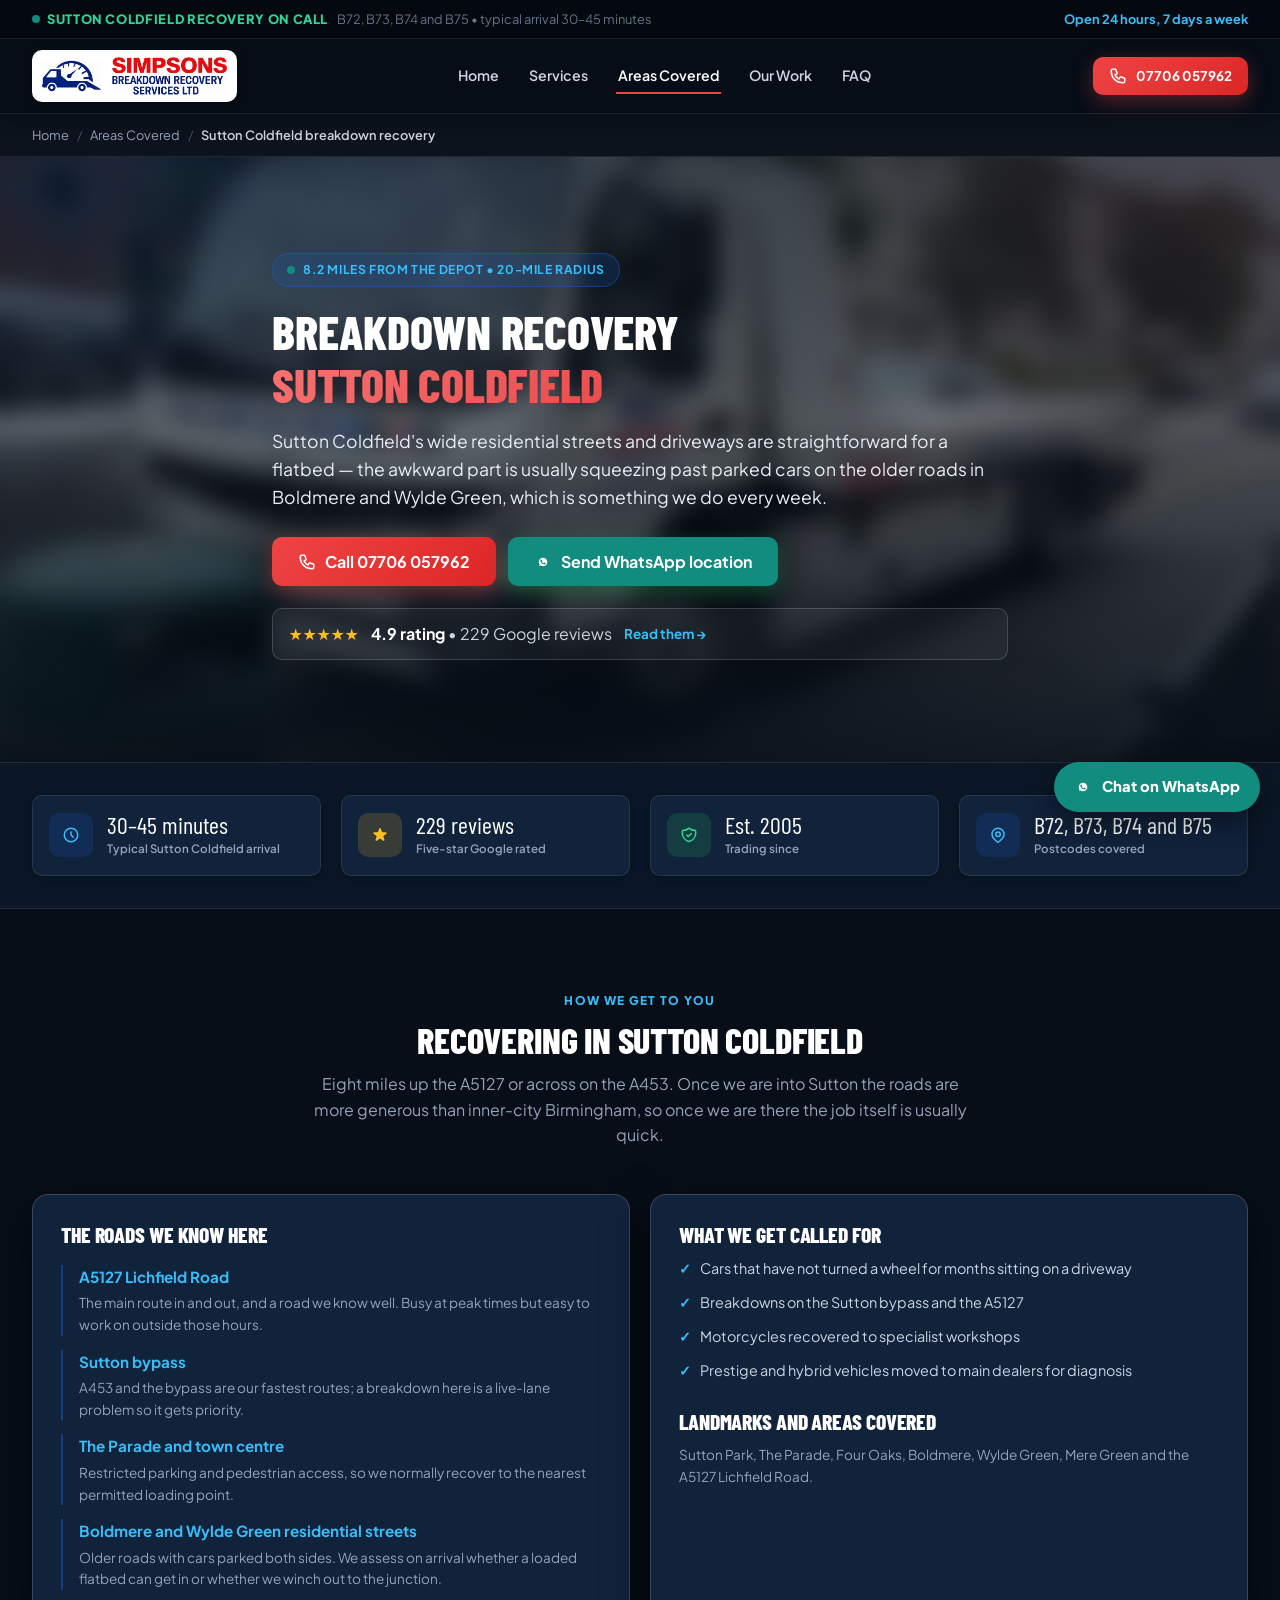
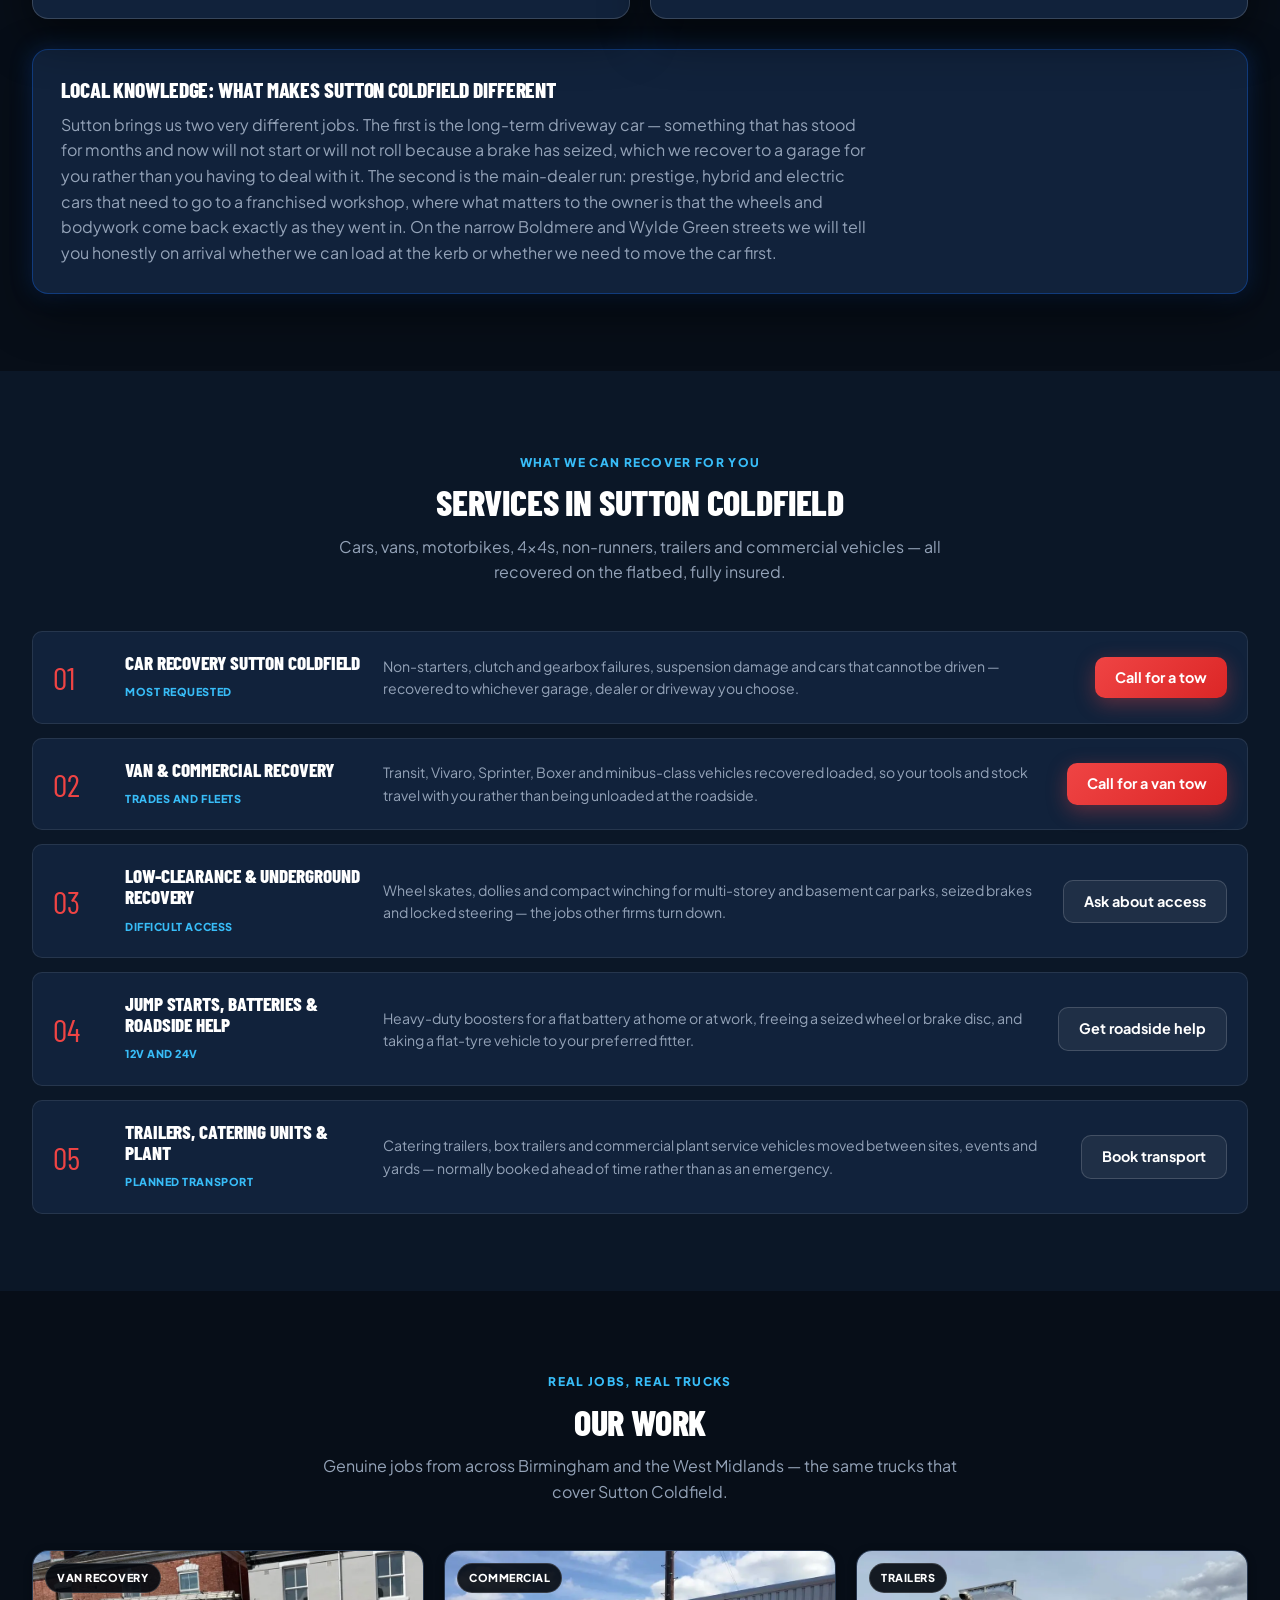
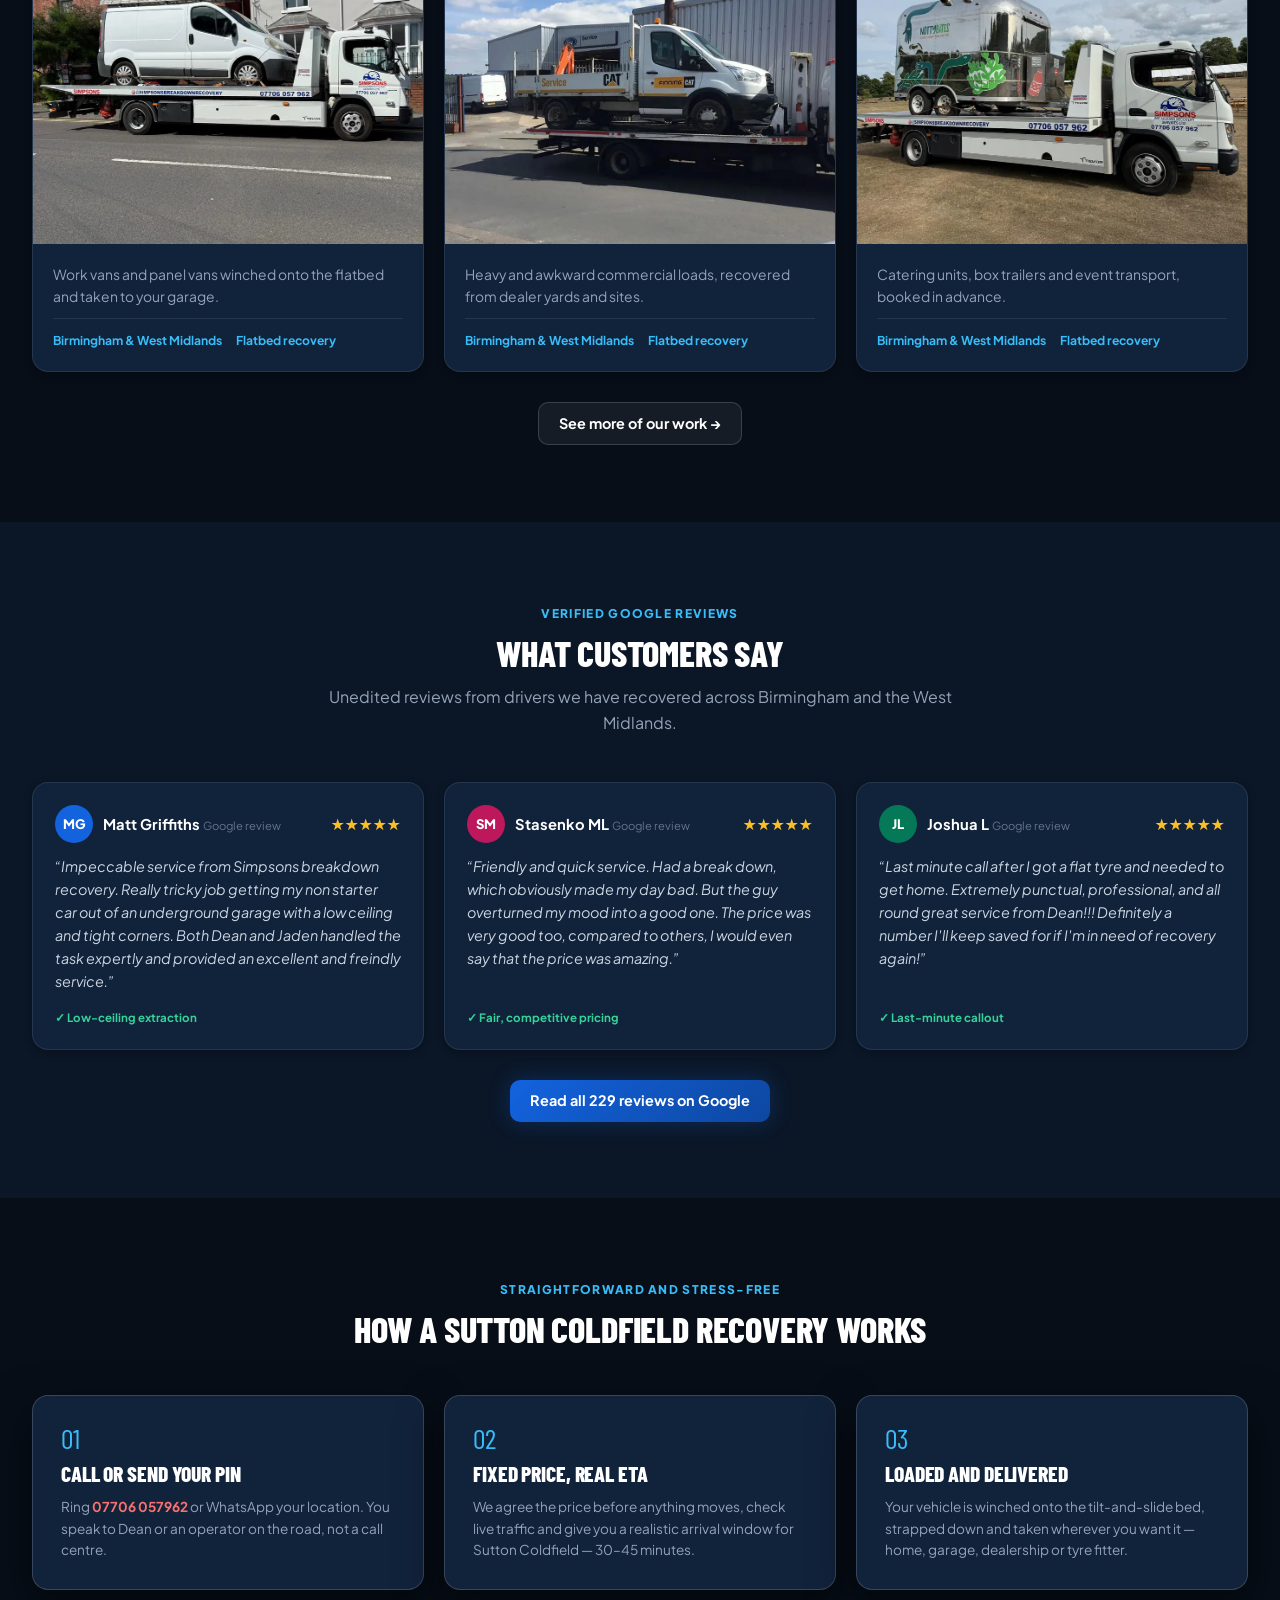
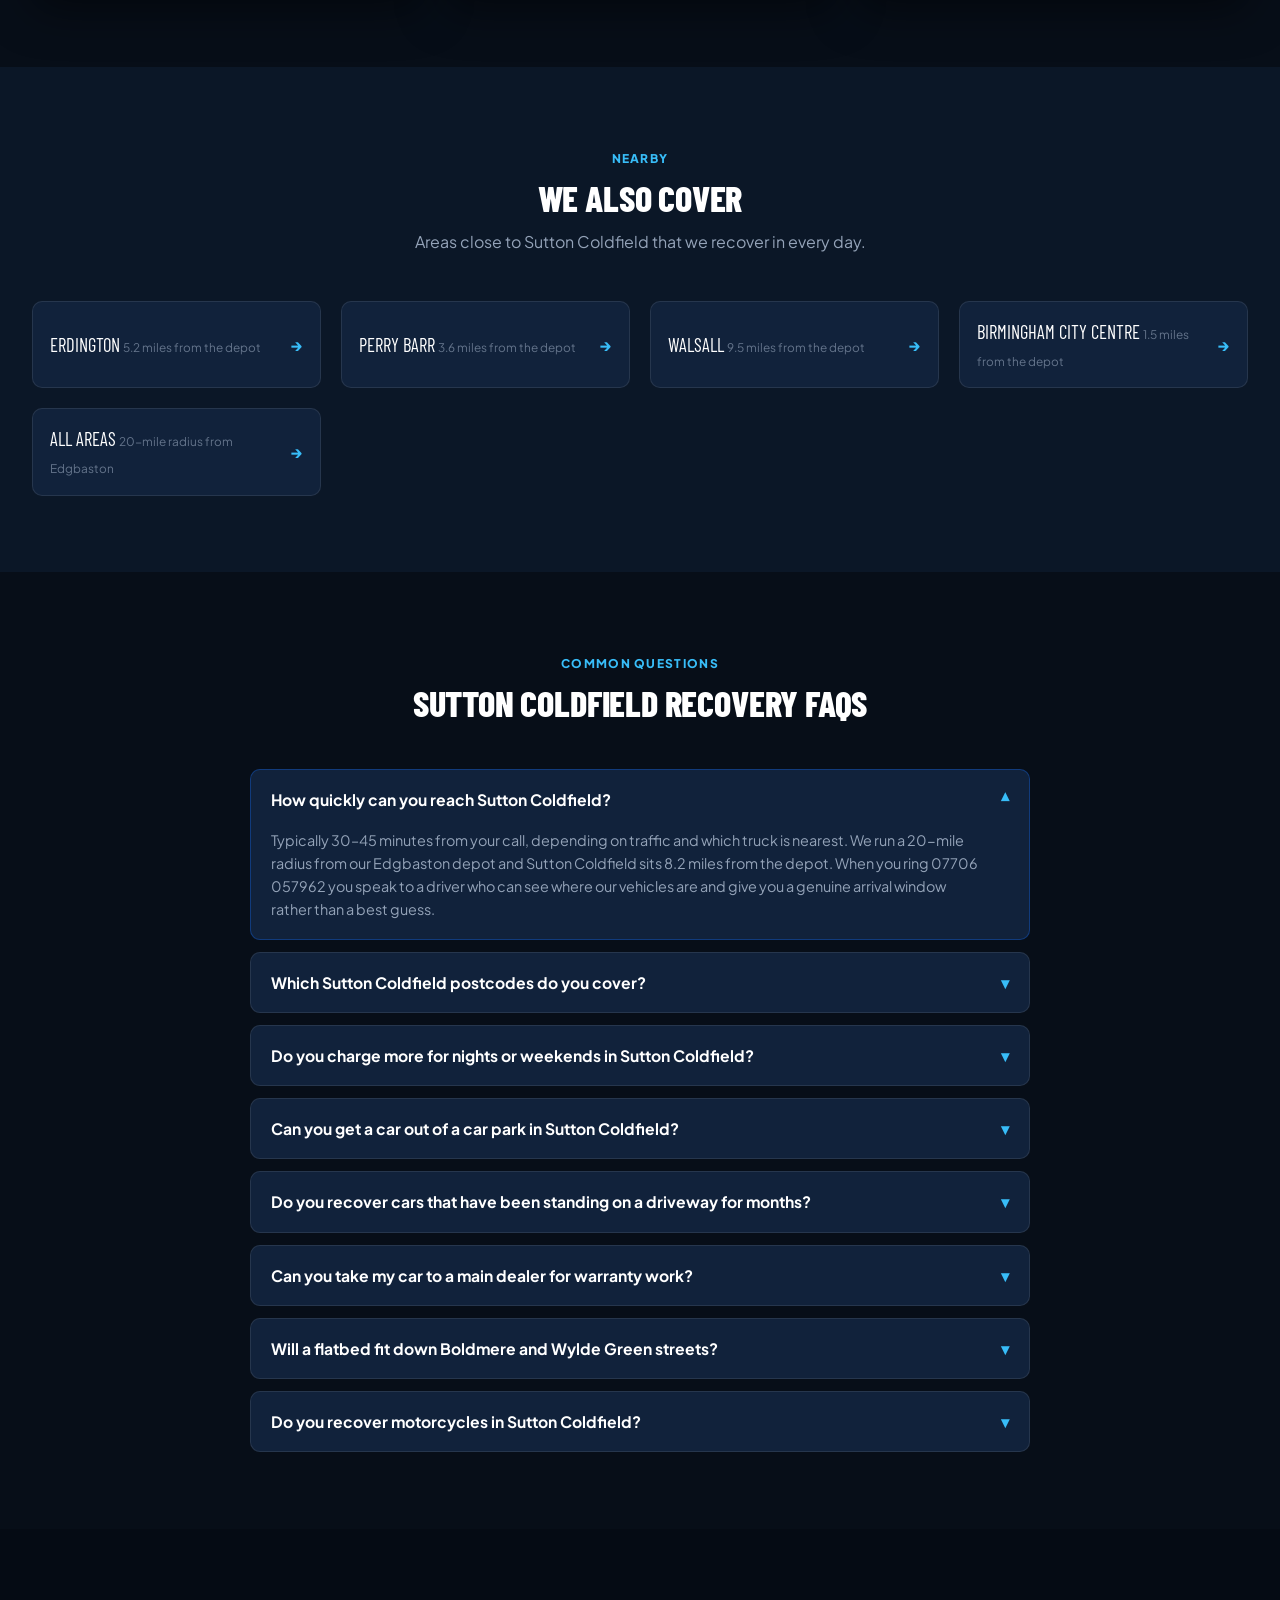
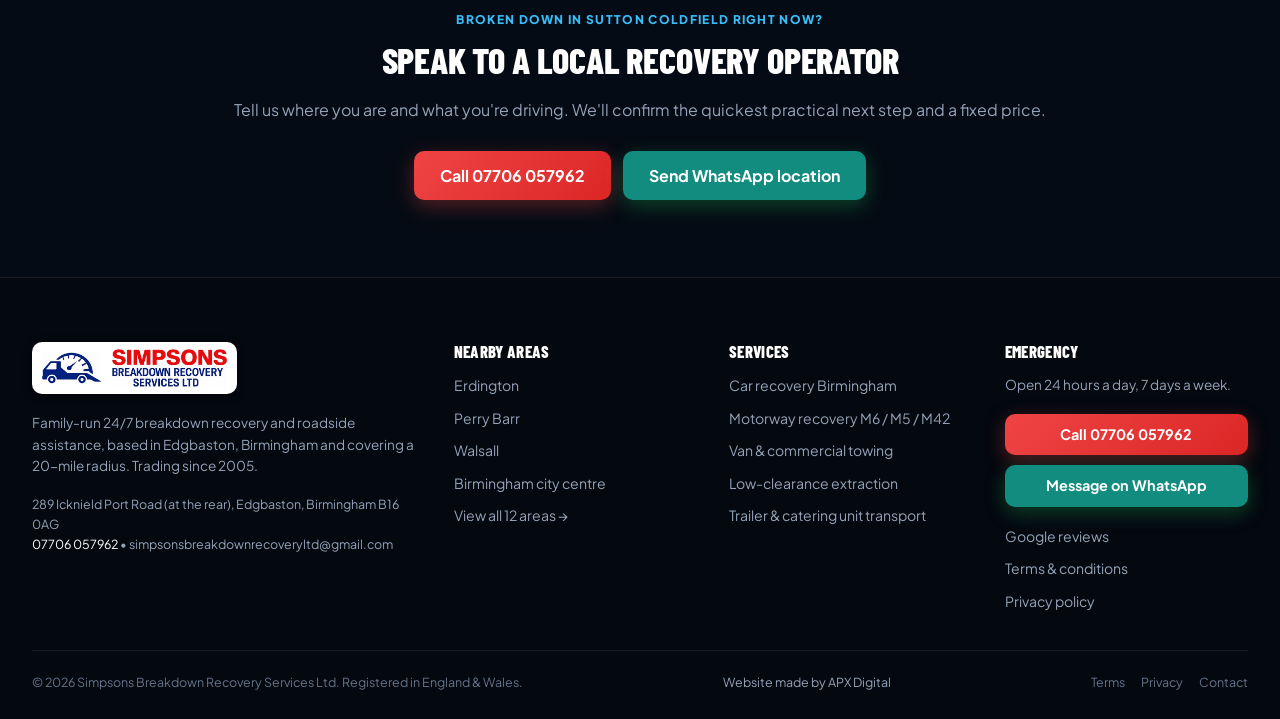
<file: areas/sutton-coldfield-breakdown-recovery.html>
<!DOCTYPE html>
<html lang="en-GB">
<head>
  <meta charset="UTF-8">
  <meta name="viewport" content="width=device-width, initial-scale=1">
  <title>Breakdown Recovery Sutton Coldfield | 24/7 Simpsons Recovery</title>
  <meta name="description" content="24/7 breakdown recovery in Sutton Coldfield. Typical arrival 30–45 minutes, fixed prices and 229 five-star reviews. Call Simpsons on 07706 057962.">

  <link rel="canonical" href="https://simpsonsbreakdownrecovery.co.uk/areas/sutton-coldfield-breakdown-recovery.html">
  <meta name="robots" content="index, follow">
  <meta name="googlebot" content="index, follow, max-image-preview:large, max-snippet:-1, max-video-preview:-1">
  <meta name="author" content="Simpsons Breakdown Recovery Services Ltd">
  <meta name="theme-color" content="#070e18">

  <!-- Geo signals -->
  <meta name="geo.region" content="GB-BIR">
  <meta name="geo.placename" content="Sutton Coldfield, Birmingham">
  <meta name="geo.position" content="52.4844;-1.9351">
  <meta name="ICBM" content="52.4844, -1.9351">

  <!-- Open Graph -->
  <meta property="og:type" content="website">
  <meta property="og:site_name" content="Simpsons Breakdown Recovery Services Ltd">
  <meta property="og:locale" content="en_GB">
  <meta property="og:title" content="Breakdown Recovery Sutton Coldfield | 24/7 Simpsons Recovery">
  <meta property="og:description" content="24/7 breakdown recovery in Sutton Coldfield. Typical arrival 30–45 minutes, fixed prices and 229 five-star reviews. Call Simpsons on 07706 057962.">
  <meta property="og:url" content="https://simpsonsbreakdownrecovery.co.uk/areas/sutton-coldfield-breakdown-recovery.html">
  <meta property="og:image" content="https://simpsonsbreakdownrecovery.co.uk/images/og-image.jpg">
  <meta property="og:image:width" content="1200">
  <meta property="og:image:height" content="630">
  <meta property="og:image:alt" content="Simpsons Breakdown Recovery Services Ltd — 24/7 breakdown recovery in Birmingham">

  <!-- Twitter / X -->
  <meta name="twitter:card" content="summary_large_image">
  <meta name="twitter:title" content="Breakdown Recovery Sutton Coldfield | 24/7 Simpsons Recovery">
  <meta name="twitter:description" content="24/7 breakdown recovery in Sutton Coldfield. Typical arrival 30–45 minutes, fixed prices and 229 five-star reviews. Call Simpsons on 07706 057962.">
  <meta name="twitter:image" content="https://simpsonsbreakdownrecovery.co.uk/images/og-image.jpg">
  <meta name="twitter:image:alt" content="Simpsons Breakdown Recovery Services Ltd — 24/7 breakdown recovery in Birmingham">

  <link rel="icon" href="../images/icon-32.png" sizes="32x32" type="image/png">
  <link rel="icon" href="../images/icon-512.png" sizes="512x512" type="image/png">
  <link rel="apple-touch-icon" href="../images/icon-180.png">
  <link rel="preload" as="image" href="../images/logo.webp">
  <link rel="preconnect" href="https://fonts.googleapis.com">
  <link rel="preconnect" href="https://fonts.gstatic.com" crossorigin>
  <link href="https://fonts.googleapis.com/css2?family=Barlow+Condensed:wght@700;800;900&family=Plus+Jakarta+Sans:wght@400;500;600;700;800&display=swap" rel="stylesheet">
  <link rel="stylesheet" href="../css/style.css">

  <!-- Google tag (gtag.js) — GA4 G-FZKR7KYQ15 -->
  <script async src="https://www.googletagmanager.com/gtag/js?id=G-FZKR7KYQ15"></script>
  <script>
    window.dataLayer = window.dataLayer || [];
    function gtag(){dataLayer.push(arguments);}
    gtag('js', new Date());

    gtag('config', 'G-FZKR7KYQ15');
  </script>

  <script type="application/ld+json">
{
  "@context": "https://schema.org",
  "@graph": [
    {
      "@type": [
        "AutoRepair",
        "EmergencyService"
      ],
      "@id": "https://simpsonsbreakdownrecovery.co.uk/areas/sutton-coldfield-breakdown-recovery.html#business",
      "name": "Simpsons Breakdown Recovery Services Ltd — Sutton Coldfield",
      "legalName": "Simpsons Breakdown Recovery Services Ltd",
      "url": "https://simpsonsbreakdownrecovery.co.uk/areas/sutton-coldfield-breakdown-recovery.html",
      "telephone": "+447706057962",
      "email": "simpsonsbreakdownrecoveryltd@gmail.com",
      "priceRange": "££",
      "currenciesAccepted": "GBP",
      "paymentAccepted": "Cash, Bank transfer, Card",
      "image": "https://simpsonsbreakdownrecovery.co.uk/images/work-van-recovery.webp",
      "logo": {
        "@type": "ImageObject",
        "url": "https://simpsonsbreakdownrecovery.co.uk/images/logo.webp",
        "width": 661,
        "height": 143
      },
      "foundingDate": "2005",
      "description": "Family-run 24/7 breakdown recovery, vehicle towing and roadside assistance covering Birmingham and the West Midlands within a 20-mile radius of the Edgbaston depot. Cars, vans, motorbikes, 4x4s, non-runners and trailers.",
      "address": {
        "@type": "PostalAddress",
        "streetAddress": "289 Icknield Port Road, At the rear",
        "addressLocality": "Edgbaston, Birmingham",
        "addressRegion": "West Midlands",
        "postalCode": "B16 0AG",
        "addressCountry": "GB"
      },
      "geo": {
        "@type": "GeoCoordinates",
        "latitude": "52.4844",
        "longitude": "-1.9351"
      },
      "hasMap": "https://maps.google.com/?cid=7538252664488705060",
      "openingHoursSpecification": [
        {
          "@type": "OpeningHoursSpecification",
          "dayOfWeek": [
            "Monday",
            "Tuesday",
            "Wednesday",
            "Thursday",
            "Friday",
            "Saturday",
            "Sunday"
          ],
          "opens": "00:00",
          "closes": "23:59"
        }
      ],
      "areaServed": {
        "@type": "AdministrativeArea",
        "name": "Sutton Coldfield"
      },
      "aggregateRating": {
        "@type": "AggregateRating",
        "ratingValue": "4.9",
        "reviewCount": "229",
        "bestRating": "5",
        "worstRating": "1"
      },
      "sameAs": [
        "https://x.com/SRecoveryl15565",
        "https://maps.google.com/?cid=7538252664488705060"
      ],
      "hasOfferCatalog": {
        "@type": "OfferCatalog",
        "name": "Breakdown recovery and vehicle transport services",
        "itemListElement": [
          {
            "@type": "Offer",
            "itemOffered": {
              "@type": "Service",
              "name": "Car recovery Birmingham",
              "description": "24/7 car recovery and towing for non-starters, clutch and gearbox failures, suspension damage and accident damage.",
              "areaServed": {
                "@type": "City",
                "name": "Birmingham"
              }
            }
          },
          {
            "@type": "Offer",
            "itemOffered": {
              "@type": "Service",
              "name": "Motorway recovery",
              "description": "Priority recovery from hard shoulders and emergency refuge areas on the M6, M5 and M42 and the A38(M).",
              "areaServed": {
                "@type": "City",
                "name": "Birmingham"
              }
            }
          },
          {
            "@type": "Offer",
            "itemOffered": {
              "@type": "Service",
              "name": "Van and commercial vehicle recovery",
              "description": "Loaded vans, minibuses and light commercial vehicles recovered with the load on board.",
              "areaServed": {
                "@type": "City",
                "name": "Birmingham"
              }
            }
          },
          {
            "@type": "Offer",
            "itemOffered": {
              "@type": "Service",
              "name": "Low-clearance and underground recovery",
              "description": "Wheel skates, dollies and compact winching for multi-storey and basement car parks, seized brakes and locked steering.",
              "areaServed": {
                "@type": "City",
                "name": "Birmingham"
              }
            }
          },
          {
            "@type": "Offer",
            "itemOffered": {
              "@type": "Service",
              "name": "Jump starts and flat batteries",
              "description": "12V and 24V jump starts at home, at work or at the roadside, plus flat-tyre transport.",
              "areaServed": {
                "@type": "City",
                "name": "Birmingham"
              }
            }
          },
          {
            "@type": "Offer",
            "itemOffered": {
              "@type": "Service",
              "name": "Trailer, catering unit and plant transport",
              "description": "Catering trailers, box trailers and commercial plant vehicles moved between sites and events.",
              "areaServed": {
                "@type": "City",
                "name": "Birmingham"
              }
            }
          },
          {
            "@type": "Offer",
            "itemOffered": {
              "@type": "Service",
              "name": "Accident and non-runner transport",
              "description": "Scene clearance, documented transport for insurance claims and movement of non-runners between garages.",
              "areaServed": {
                "@type": "City",
                "name": "Birmingham"
              }
            }
          }
        ]
      }
    },
    {
      "@type": "WebSite",
      "@id": "https://simpsonsbreakdownrecovery.co.uk/#website",
      "url": "https://simpsonsbreakdownrecovery.co.uk",
      "name": "Simpsons Breakdown Recovery Services Ltd",
      "inLanguage": "en-GB",
      "publisher": {
        "@id": "https://simpsonsbreakdownrecovery.co.uk/#business"
      }
    },
    {
      "@type": "WebPage",
      "@id": "https://simpsonsbreakdownrecovery.co.uk/areas/sutton-coldfield-breakdown-recovery.html#webpage",
      "url": "https://simpsonsbreakdownrecovery.co.uk/areas/sutton-coldfield-breakdown-recovery.html",
      "name": "Breakdown Recovery Sutton Coldfield | 24/7 Simpsons Recovery",
      "description": "24/7 breakdown recovery in Sutton Coldfield. Typical arrival 30–45 minutes, fixed prices and 229 five-star reviews. Call Simpsons on 07706 057962.",
      "isPartOf": {
        "@id": "https://simpsonsbreakdownrecovery.co.uk/#website"
      },
      "about": {
        "@id": "https://simpsonsbreakdownrecovery.co.uk/#business"
      },
      "inLanguage": "en-GB"
    },
    {
      "@type": "BreadcrumbList",
      "@id": "https://simpsonsbreakdownrecovery.co.uk/areas/sutton-coldfield-breakdown-recovery.html#breadcrumb",
      "itemListElement": [
        {
          "@type": "ListItem",
          "position": 1,
          "name": "Home",
          "item": "https://simpsonsbreakdownrecovery.co.uk/"
        },
        {
          "@type": "ListItem",
          "position": 2,
          "name": "Areas Covered",
          "item": "https://simpsonsbreakdownrecovery.co.uk/#areas"
        },
        {
          "@type": "ListItem",
          "position": 3,
          "name": "Sutton Coldfield breakdown recovery"
        }
      ]
    },
    {
      "@type": "FAQPage",
      "@id": "https://simpsonsbreakdownrecovery.co.uk/areas/sutton-coldfield-breakdown-recovery.html#faq",
      "mainEntity": [
        {
          "@type": "Question",
          "name": "How quickly can you reach Sutton Coldfield?",
          "acceptedAnswer": {
            "@type": "Answer",
            "text": "Typically 30–45 minutes from your call, depending on traffic and which truck is nearest. We run a 20-mile radius from our Edgbaston depot and Sutton Coldfield sits 8.2 miles from the depot. When you ring 07706 057962 you speak to a driver who can see where our vehicles are and give you a genuine arrival window rather than a best guess."
          }
        },
        {
          "@type": "Question",
          "name": "Which Sutton Coldfield postcodes do you cover?",
          "acceptedAnswer": {
            "@type": "Answer",
            "text": "We cover B72, B73, B74 and B75, along with the surrounding streets and the main routes through the area — the A5127 Lichfield Road, the A453, the Sutton bypass and The Parade. If you are just outside these postcodes, call with your location and we will tell you straight away whether we can get to you."
          }
        },
        {
          "@type": "Question",
          "name": "Do you charge more for nights or weekends in Sutton Coldfield?",
          "acceptedAnswer": {
            "@type": "Answer",
            "text": "No. We quote a fixed price before the truck is dispatched, whatever the hour. There is no after-hours loading added later, no hidden mileage surcharge, and no charge for getting a price from us."
          }
        },
        {
          "@type": "Question",
          "name": "Can you get a car out of a car park in Sutton Coldfield?",
          "acceptedAnswer": {
            "@type": "Answer",
            "text": "Yes. Multi-storey and basement car parks are one of our specialities. We carry low-profile wheel skates, dollies and compact winching equipment, so a vehicle that will not start or will not roll can be moved out without damage to the bodywork, the wheels or the building."
          }
        },
        {
          "@type": "Question",
          "name": "Do you recover cars that have been standing on a driveway for months?",
          "acceptedAnswer": {
            "@type": "Answer",
            "text": "Yes, and it is a common Sutton job. Standing vehicles often have more than one problem — flat battery, seized brakes, sometimes a seized handbrake. Tell us what happens when you try to start it and we will bring the right kit."
          }
        },
        {
          "@type": "Question",
          "name": "Can you take my car to a main dealer for warranty work?",
          "acceptedAnswer": {
            "@type": "Answer",
            "text": "Yes, to any franchised dealer you nominate. Electric and hybrid vehicles are recovered on the flatbed with the drive wheels stationary, which is what a tilt-and-slide bed is designed for."
          }
        },
        {
          "@type": "Question",
          "name": "Will a flatbed fit down Boldmere and Wylde Green streets?",
          "acceptedAnswer": {
            "@type": "Answer",
            "text": "Sometimes, sometimes not — it depends entirely on how the cars are parked on the day. We will assess when we arrive, and if the street is too tight we will winch the vehicle out to the nearest junction and load there."
          }
        },
        {
          "@type": "Question",
          "name": "Do you recover motorcycles in Sutton Coldfield?",
          "acceptedAnswer": {
            "@type": "Answer",
            "text": "Yes, strapped and recovered on the flatbed to your chosen workshop rather than towed. Tell us the bike when you call so we can bring the right tie-downs."
          }
        }
      ]
    }
  ]
}
  </script>
</head>
<body>

<a class="skip-link" href="#main">Skip to content</a>

<div class="ticker">
  <div class="shell ticker__inner">
    <div class="ticker__left">
      <span class="ticker__live"><span class="dot"></span> Sutton Coldfield recovery on call</span>
      <span class="ticker__detail">B72, B73, B74 and B75 &bull; typical arrival 30–45 minutes</span>
    </div>
    <span class="ticker__note">Open 24 hours, 7 days a week</span>
  </div>
</div>

<header class="site-header">
  <div class="shell site-header__inner">

    <a href="../index.html" class="brand" aria-label="Simpsons Breakdown Recovery Services Ltd — home">
      <span class="brand__plate">
        <img class="brand__logo" src="../images/logo.webp" width="661" height="143" alt="Simpsons Breakdown Recovery Services Ltd" fetchpriority="high" decoding="async">
      </span>
    </a>

    <nav class="nav" aria-label="Main">
      <a href="../index.html">Home</a>
      <a href="../index.html#services">Services</a>
      <a href="../index.html#areas" class="is-active">Areas Covered</a>
      <a href="../index.html#work">Our Work</a>
      <a href="../index.html#faq">FAQ</a>
    </nav>

    <div class="header-actions">
      <a href="tel:07706057962" class="btn btn--red btn--sm">
        <svg class="icon" fill="none" stroke="currentColor" viewBox="0 0 24 24" aria-hidden="true"><path stroke-linecap="round" stroke-linejoin="round" stroke-width="2" d="M3 5a2 2 0 012-2h3.28a1 1 0 01.948.684l1.498 4.493a1 1 0 01-.502 1.21l-2.257 1.13a11.042 11.042 0 005.516 5.516l1.13-2.257a1 1 0 011.21-.502l4.493 1.498a1 1 0 01.684.949V19a2 2 0 01-2 2h-1C9.716 21 3 14.284 3 6V5z"/></svg>
        <span class="nowrap">07706 057962</span>
      </a>
      <button class="menu-toggle" id="menuToggle" type="button" aria-label="Menu" aria-expanded="false" aria-controls="mobileNav">
        <span></span><span></span><span></span>
      </button>
    </div>
  </div>

  <nav class="mobile-nav" id="mobileNav" aria-label="Mobile">
    <a href="../index.html">Home</a>
    <a href="../index.html#services">Services</a>
    <a href="../index.html#areas">Areas Covered</a>
    <a href="../index.html#work">Our Work</a>
    <a href="../index.html#faq">FAQ</a>
    <div class="mobile-nav__cta">
      <a href="tel:07706057962" class="btn btn--red btn--block">Call 07706 057962</a>
    </div>
  </nav>
</header>

<main id="main">

  <nav class="breadcrumb" aria-label="Breadcrumb">
    <div class="shell breadcrumb__inner">
      <a href="../index.html">Home</a>
      <span class="breadcrumb__sep" aria-hidden="true">/</span>
      <a href="../index.html#areas">Areas Covered</a>
      <span class="breadcrumb__sep" aria-hidden="true">/</span>
      <span aria-current="page">Sutton Coldfield breakdown recovery</span>
    </div>
  </nav>

  <section class="hero">
    <div class="hero__bg" aria-hidden="true"></div>
    <div class="hero__scrim" aria-hidden="true"></div>

    <div class="shell hero__inner">
      <span class="pill"><span class="dot"></span> 8.2 miles from the depot &bull; 20-mile radius</span>

      <h1>Breakdown recovery <span class="hero__accent">Sutton Coldfield</span></h1>

      <p class="lead hero__lead">Sutton Coldfield's wide residential streets and driveways are straightforward for a flatbed — the awkward part is usually squeezing past parked cars on the older roads in Boldmere and Wylde Green, which is something we do every week.</p>

      <div class="hero__cta">
        <a href="tel:07706057962" class="btn btn--red btn--lg">
          <svg class="icon" fill="none" stroke="currentColor" viewBox="0 0 24 24" aria-hidden="true"><path stroke-linecap="round" stroke-linejoin="round" stroke-width="2" d="M3 5a2 2 0 012-2h3.28a1 1 0 01.948.684l1.498 4.493a1 1 0 01-.502 1.21l-2.257 1.13a11.042 11.042 0 005.516 5.516l1.13-2.257a1 1 0 011.21-.502l4.493 1.498a1 1 0 01.684.949V19a2 2 0 01-2 2h-1C9.716 21 3 14.284 3 6V5z"/></svg>
          Call 07706 057962
        </a>
        <a href="https://wa.me/447706057962?text=Hello%20Simpsons%20Recovery,%20I%20have%20broken%20down%20in%20Sutton%20Coldfield.%20Here%20is%20my%20location:" target="_blank" rel="noopener" class="btn btn--green btn--lg">
          <svg class="icon" fill="currentColor" viewBox="0 0 24 24" aria-hidden="true"><path d="M12.03 6.17c-3.18 0-5.76 2.59-5.76 5.77 0 1.3.38 2.27 1.02 3.28l-.58 2.13 2.18-.57c.98.58 1.91.93 3.14.93 3.18 0 5.77-2.59 5.77-5.77 0-3.19-2.58-5.77-5.77-5.77zm3.39 8.24c-.14.4-.84.77-1.17.82-.3.05-.68.06-1.09-.07-.25-.08-.58-.19-.99-.36-1.74-.75-2.87-2.5-2.96-2.62-.09-.11-.71-.94-.71-1.79s.45-1.27.61-1.45c.16-.17.35-.22.46-.22h.33c.11 0 .25-.04.39.3.14.35.49 1.2.53 1.29.04.09.07.19.01.3-.06.12-.09.19-.17.29l-.26.3c-.09.09-.18.18-.08.36.1.17.45.74.96 1.2.66.59 1.22.77 1.4.86.17.09.27.07.37-.04.1-.12.43-.51.55-.68.12-.17.23-.14.39-.09.16.06 1.01.48 1.18.56.17.09.29.13.33.2.05.07.05.42-.1.83z"/></svg>
          Send WhatsApp location
        </a>
      </div>

      <a class="review-badge" href="https://share.google/FIO6KZSxKO3p8ohXX" target="_blank" rel="noopener">
        <span class="stars" aria-hidden="true">★★★★★</span>
        <span><strong style="color:#fff">4.9 rating</strong> &bull; 229 Google reviews</span>
        <span class="review-badge__link">Read them &rarr;</span>
      </a>
    </div>
  </section>

  <section class="metrics">
    <div class="shell grid grid-4">
      <div class="metric">
        <span class="metric__icon">
          <svg class="icon" fill="none" stroke="currentColor" viewBox="0 0 24 24" aria-hidden="true"><path stroke-linecap="round" stroke-linejoin="round" stroke-width="2" d="M12 8v4l3 3m6-3a9 9 0 11-18 0 9 9 0 0118 0z"/></svg>
        </span>
        <span>
          <span class="metric__value">30–45 minutes</span>
          <span class="metric__label">Typical Sutton Coldfield arrival</span>
        </span>
      </div>
      <div class="metric">
        <span class="metric__icon metric__icon--amber">
          <svg class="icon" fill="currentColor" viewBox="0 0 20 20" aria-hidden="true"><path d="M9.05 2.93c.3-.92 1.6-.92 1.9 0l1.07 3.29a1 1 0 00.95.69h3.46c.97 0 1.37 1.24.59 1.81l-2.8 2.03a1 1 0 00-.36 1.12l1.07 3.29c.3.92-.76 1.69-1.54 1.12l-2.8-2.03a1 1 0 00-1.18 0l-2.8 2.03c-.78.57-1.84-.2-1.54-1.12l1.07-3.29a1 1 0 00-.36-1.12L2.98 8.72c-.78-.57-.38-1.81.59-1.81h3.46a1 1 0 00.95-.69l1.07-3.29z"/></svg>
        </span>
        <span>
          <span class="metric__value">229 reviews</span>
          <span class="metric__label">Five-star Google rated</span>
        </span>
      </div>
      <div class="metric">
        <span class="metric__icon metric__icon--green">
          <svg class="icon" fill="none" stroke="currentColor" viewBox="0 0 24 24" aria-hidden="true"><path stroke-linecap="round" stroke-linejoin="round" stroke-width="2" d="M9 12l2 2 4-4m5.6-4A12 12 0 0112 2.9 12 12 0 013.4 6 12 12 0 003 9c0 5.6 3.8 10.3 9 11.6 5.2-1.3 9-6 9-11.6 0-1-.1-2-.4-3z"/></svg>
        </span>
        <span>
          <span class="metric__value">Est. 2005</span>
          <span class="metric__label">Trading since</span>
        </span>
      </div>
      <div class="metric">
        <span class="metric__icon">
          <svg class="icon" fill="none" stroke="currentColor" viewBox="0 0 24 24" aria-hidden="true"><path stroke-linecap="round" stroke-linejoin="round" stroke-width="2" d="M17.7 16.7L13.4 20.9a2 2 0 01-2.8 0l-4.3-4.2a8 8 0 1111.4 0z"/><path stroke-linecap="round" stroke-linejoin="round" stroke-width="2" d="M15 11a3 3 0 11-6 0 3 3 0 016 0z"/></svg>
        </span>
        <span>
          <span class="metric__value">B72, B73, B74 and B75</span>
          <span class="metric__label">Postcodes covered</span>
        </span>
      </div>
    </div>
  </section>

  <section class="section">
    <div class="shell">
      <div class="section-head">
        <span class="eyebrow">How we get to you</span>
        <h2>Recovering in Sutton Coldfield</h2>
        <p class="muted">Eight miles up the A5127 or across on the A453. Once we are into Sutton the roads are more generous than inner-city Birmingham, so once we are there the job itself is usually quick.</p>
      </div>

      <div class="grid grid-2">
        <article class="panel">
          <h3 class="mb-md">The roads we know here</h3>
          <ul class="route-list">
          <li>
            <strong class="text-cyan">A5127 Lichfield Road</strong>
            <span class="muted small">The main route in and out, and a road we know well. Busy at peak times but easy to work on outside those hours.</span>
          </li>
          <li>
            <strong class="text-cyan">Sutton bypass</strong>
            <span class="muted small">A453 and the bypass are our fastest routes; a breakdown here is a live-lane problem so it gets priority.</span>
          </li>
          <li>
            <strong class="text-cyan">The Parade and town centre</strong>
            <span class="muted small">Restricted parking and pedestrian access, so we normally recover to the nearest permitted loading point.</span>
          </li>
          <li>
            <strong class="text-cyan">Boldmere and Wylde Green residential streets</strong>
            <span class="muted small">Older roads with cars parked both sides. We assess on arrival whether a loaded flatbed can get in or whether we winch out to the junction.</span>
          </li>
          </ul>
        </article>

        <article class="panel">
          <h3 class="mb-sm">What we get called for</h3>
          <ul class="check-list mb-lg">
            <li>Cars that have not turned a wheel for months sitting on a driveway</li>
            <li>Breakdowns on the Sutton bypass and the A5127</li>
            <li>Motorcycles recovered to specialist workshops</li>
            <li>Prestige and hybrid vehicles moved to main dealers for diagnosis</li>
          </ul>
          <h3 class="mb-sm">Landmarks and areas covered</h3>
          <p class="muted small mb-0">Sutton Park, The Parade, Four Oaks, Boldmere, Wylde Green, Mere Green and the A5127 Lichfield Road.</p>
        </article>
      </div>

      <div class="panel panel--glow mt-lg">
        <h3 class="mb-sm">Local knowledge: what makes Sutton Coldfield different</h3>
        <p class="muted mb-0">Sutton brings us two very different jobs. The first is the long-term driveway car — something that has stood for months and now will not start or will not roll because a brake has seized, which we recover to a garage for you rather than you having to deal with it. The second is the main-dealer run: prestige, hybrid and electric cars that need to go to a franchised workshop, where what matters to the owner is that the wheels and bodywork come back exactly as they went in. On the narrow Boldmere and Wylde Green streets we will tell you honestly on arrival whether we can load at the kerb or whether we need to move the car first.</p>
      </div>
    </div>
  </section>

  <section class="section section--alt">
    <div class="shell">
      <div class="section-head">
        <span class="eyebrow">What we can recover for you</span>
        <h2>Services in Sutton Coldfield</h2>
        <p class="muted">Cars, vans, motorbikes, 4x4s, non-runners, trailers and commercial vehicles — all recovered on the flatbed, fully insured.</p>
      </div>

      <div class="stack">
        <article class="service-row">
          <div class="service-row__num">01</div>
          <div class="service-row__name">
            <h3>Car recovery Sutton Coldfield</h3>
            <span class="service-row__tag">Most requested</span>
          </div>
          <p class="service-row__desc">Non-starters, clutch and gearbox failures, suspension damage and cars that cannot be driven — recovered to whichever garage, dealer or driveway you choose.</p>
          <div class="service-row__cta"><a href="tel:07706057962" class="btn btn--red">Call for a tow</a></div>
        </article>

        <article class="service-row">
          <div class="service-row__num">02</div>
          <div class="service-row__name">
            <h3>Van &amp; commercial recovery</h3>
            <span class="service-row__tag">Trades and fleets</span>
          </div>
          <p class="service-row__desc">Transit, Vivaro, Sprinter, Boxer and minibus-class vehicles recovered loaded, so your tools and stock travel with you rather than being unloaded at the roadside.</p>
          <div class="service-row__cta"><a href="tel:07706057962" class="btn btn--red">Call for a van tow</a></div>
        </article>

        <article class="service-row">
          <div class="service-row__num">03</div>
          <div class="service-row__name">
            <h3>Low-clearance &amp; underground recovery</h3>
            <span class="service-row__tag">Difficult access</span>
          </div>
          <p class="service-row__desc">Wheel skates, dollies and compact winching for multi-storey and basement car parks, seized brakes and locked steering — the jobs other firms turn down.</p>
          <div class="service-row__cta"><a href="../index.html#contact" class="btn btn--ghost">Ask about access</a></div>
        </article>

        <article class="service-row">
          <div class="service-row__num">04</div>
          <div class="service-row__name">
            <h3>Jump starts, batteries &amp; roadside help</h3>
            <span class="service-row__tag">12V and 24V</span>
          </div>
          <p class="service-row__desc">Heavy-duty boosters for a flat battery at home or at work, freeing a seized wheel or brake disc, and taking a flat-tyre vehicle to your preferred fitter.</p>
          <div class="service-row__cta"><a href="tel:07706057962" class="btn btn--ghost">Get roadside help</a></div>
        </article>

        <article class="service-row">
          <div class="service-row__num">05</div>
          <div class="service-row__name">
            <h3>Trailers, catering units &amp; plant</h3>
            <span class="service-row__tag">Planned transport</span>
          </div>
          <p class="service-row__desc">Catering trailers, box trailers and commercial plant service vehicles moved between sites, events and yards — normally booked ahead of time rather than as an emergency.</p>
          <div class="service-row__cta"><a href="tel:07706057962" class="btn btn--ghost">Book transport</a></div>
        </article>
      </div>
    </div>
  </section>

  <section class="section">
    <div class="shell">
      <div class="section-head">
        <span class="eyebrow">Real jobs, real trucks</span>
        <h2>Our work</h2>
        <p class="muted">Genuine jobs from across Birmingham and the West Midlands — the same trucks that cover Sutton Coldfield.</p>
      </div>

      <div class="grid grid-3">
        <article class="work-card">
          <div class="work-card__media">
            <img src="../images/work-van-recovery.webp" width="1100" height="1100" loading="lazy" decoding="async"
                 alt="Simpsons Breakdown Recovery flatbed loading a white Renault Trafic work van in Birmingham">
            <span class="work-card__badge">Van recovery</span>
          </div>
          <div class="work-card__body">
            <p>Work vans and panel vans winched onto the flatbed and taken to your garage.</p>
            <div class="work-card__meta"><span>Birmingham &amp; West Midlands</span><span>Flatbed recovery</span></div>
          </div>
        </article>
        <article class="work-card">
          <div class="work-card__media">
            <img src="../images/work-cat-service-truck.webp" width="960" height="720" loading="lazy" decoding="async"
                 alt="Plant service truck with a mounted crane loaded on a Simpsons flatbed recovery truck">
            <span class="work-card__badge">Commercial</span>
          </div>
          <div class="work-card__body">
            <p>Heavy and awkward commercial loads, recovered from dealer yards and sites.</p>
            <div class="work-card__meta"><span>Birmingham &amp; West Midlands</span><span>Flatbed recovery</span></div>
          </div>
        </article>
        <article class="work-card">
          <div class="work-card__media">
            <img src="../images/work-trailer-load.webp" width="1100" height="1100" loading="lazy" decoding="async"
                 alt="Catering trailer loaded on a Simpsons Breakdown Recovery flatbed at a showground">
            <span class="work-card__badge">Trailers</span>
          </div>
          <div class="work-card__body">
            <p>Catering units, box trailers and event transport, booked in advance.</p>
            <div class="work-card__meta"><span>Birmingham &amp; West Midlands</span><span>Flatbed recovery</span></div>
          </div>
        </article>
      </div>

      <div class="center mt-lg">
        <a href="../index.html#work" class="btn btn--ghost">See more of our work &rarr;</a>
      </div>
    </div>
  </section>

  <section class="section section--alt">
    <div class="shell">
      <div class="section-head">
        <span class="eyebrow">Verified Google reviews</span>
        <h2>What customers say</h2>
        <p class="muted">Unedited reviews from drivers we have recovered across Birmingham and the West Midlands.</p>
      </div>

      <div class="grid grid-3">
        <article class="review">
          <div>
            <div class="review__head">
              <div class="review__who">
                <span class="avatar">MG</span>
                <span>
                  <span class="review__name">Matt Griffiths</span>
                  <span class="review__source">Google review</span>
                </span>
              </div>
              <span class="stars" aria-hidden="true">★★★★★</span>
            </div>
            <p class="review__quote">“Impeccable service from Simpsons breakdown recovery. Really tricky job getting my non starter car out of an underground garage with a low ceiling and tight corners. Both Dean and Jaden handled the task expertly and provided an excellent and freindly service.”</p>
          </div>
          <span class="review__tag">✓ Low-ceiling extraction</span>
        </article>

        <article class="review">
          <div>
            <div class="review__head">
              <div class="review__who">
                <span class="avatar" style="background:#be185d">SM</span>
                <span>
                  <span class="review__name">Stasenko ML</span>
                  <span class="review__source">Google review</span>
                </span>
              </div>
              <span class="stars" aria-hidden="true">★★★★★</span>
            </div>
            <p class="review__quote">“Friendly and quick service. Had a break down, which obviously made my day bad. But the guy overturned my mood into a good one. The price was very good too, compared to others, I would even say that the price was amazing.”</p>
          </div>
          <span class="review__tag">✓ Fair, competitive pricing</span>
        </article>

        <article class="review">
          <div>
            <div class="review__head">
              <div class="review__who">
                <span class="avatar" style="background:#047857">JL</span>
                <span>
                  <span class="review__name">Joshua L</span>
                  <span class="review__source">Google review</span>
                </span>
              </div>
              <span class="stars" aria-hidden="true">★★★★★</span>
            </div>
            <p class="review__quote">“Last minute call after I got a flat tyre and needed to get home. Extremely punctual, professional, and all round great service from Dean!!! Definitely a number I'll keep saved for if I'm in need of recovery again!”</p>
          </div>
          <span class="review__tag">✓ Last-minute callout</span>
        </article>
      </div>

      <div class="center mt-lg">
        <a href="https://share.google/FIO6KZSxKO3p8ohXX" target="_blank" rel="noopener" class="btn btn--blue">Read all 229 reviews on Google</a>
      </div>
    </div>
  </section>

  <section class="section">
    <div class="shell">
      <div class="section-head">
        <span class="eyebrow">Straightforward and stress-free</span>
        <h2>How a Sutton Coldfield recovery works</h2>
      </div>

      <div class="grid grid-3">
        <article class="panel">
          <div class="stat__value mb-sm">01</div>
          <h3 class="mb-sm">Call or send your pin</h3>
          <p class="muted small mb-0">Ring <a href="tel:07706057962" class="text-red"><strong>07706 057962</strong></a> or WhatsApp your location. You speak to Dean or an operator on the road, not a call centre.</p>
        </article>
        <article class="panel">
          <div class="stat__value mb-sm">02</div>
          <h3 class="mb-sm">Fixed price, real ETA</h3>
          <p class="muted small mb-0">We agree the price before anything moves, check live traffic and give you a realistic arrival window for Sutton Coldfield — 30–45 minutes.</p>
        </article>
        <article class="panel">
          <div class="stat__value mb-sm">03</div>
          <h3 class="mb-sm">Loaded and delivered</h3>
          <p class="muted small mb-0">Your vehicle is winched onto the tilt-and-slide bed, strapped down and taken wherever you want it — home, garage, dealership or tyre fitter.</p>
        </article>
      </div>
    </div>
  </section>

  <section class="section section--alt">
    <div class="shell">
      <div class="section-head">
        <span class="eyebrow">Nearby</span>
        <h2>We also cover</h2>
        <p class="muted">Areas close to Sutton Coldfield that we recover in every day.</p>
      </div>

      <div class="grid grid-4">
        <a class="area-tile" href="erdington-breakdown-recovery.html">
          <span>
            <span class="area-tile__name">Erdington</span>
            <span class="area-tile__meta">5.2 miles from the depot</span>
          </span>
          <span class="area-tile__arrow" aria-hidden="true">&rarr;</span>
        </a>
        <a class="area-tile" href="perry-barr-breakdown-recovery.html">
          <span>
            <span class="area-tile__name">Perry Barr</span>
            <span class="area-tile__meta">3.6 miles from the depot</span>
          </span>
          <span class="area-tile__arrow" aria-hidden="true">&rarr;</span>
        </a>
        <a class="area-tile" href="walsall-breakdown-recovery.html">
          <span>
            <span class="area-tile__name">Walsall</span>
            <span class="area-tile__meta">9.5 miles from the depot</span>
          </span>
          <span class="area-tile__arrow" aria-hidden="true">&rarr;</span>
        </a>
        <a class="area-tile" href="birmingham-city-centre-breakdown-recovery.html">
          <span>
            <span class="area-tile__name">Birmingham city centre</span>
            <span class="area-tile__meta">1.5 miles from the depot</span>
          </span>
          <span class="area-tile__arrow" aria-hidden="true">&rarr;</span>
        </a>
        <a class="area-tile" href="../index.html#areas">
          <span>
            <span class="area-tile__name">All areas</span>
            <span class="area-tile__meta">20-mile radius from Edgbaston</span>
          </span>
          <span class="area-tile__arrow" aria-hidden="true">&rarr;</span>
        </a>
      </div>
    </div>
  </section>

  <section class="section">
    <div class="shell">
      <div class="section-head">
        <span class="eyebrow">Common questions</span>
        <h2>Sutton Coldfield recovery FAQs</h2>
      </div>

      <div class="faq">
        <div class="faq__item is-open">
          <button class="faq__q" type="button">
            <span>How quickly can you reach Sutton Coldfield?</span>
            <span class="faq__chev" aria-hidden="true">▾</span>
          </button>
          <div class="faq__a"><div><p>Typically 30–45 minutes from your call, depending on traffic and which truck is nearest. We run a 20-mile radius from our Edgbaston depot and Sutton Coldfield sits 8.2 miles from the depot. When you ring 07706 057962 you speak to a driver who can see where our vehicles are and give you a genuine arrival window rather than a best guess.</p></div></div>
        </div>
        <div class="faq__item">
          <button class="faq__q" type="button">
            <span>Which Sutton Coldfield postcodes do you cover?</span>
            <span class="faq__chev" aria-hidden="true">▾</span>
          </button>
          <div class="faq__a"><div><p>We cover B72, B73, B74 and B75, along with the surrounding streets and the main routes through the area — the A5127 Lichfield Road, the A453, the Sutton bypass and The Parade. If you are just outside these postcodes, call with your location and we will tell you straight away whether we can get to you.</p></div></div>
        </div>
        <div class="faq__item">
          <button class="faq__q" type="button">
            <span>Do you charge more for nights or weekends in Sutton Coldfield?</span>
            <span class="faq__chev" aria-hidden="true">▾</span>
          </button>
          <div class="faq__a"><div><p>No. We quote a fixed price before the truck is dispatched, whatever the hour. There is no after-hours loading added later, no hidden mileage surcharge, and no charge for getting a price from us.</p></div></div>
        </div>
        <div class="faq__item">
          <button class="faq__q" type="button">
            <span>Can you get a car out of a car park in Sutton Coldfield?</span>
            <span class="faq__chev" aria-hidden="true">▾</span>
          </button>
          <div class="faq__a"><div><p>Yes. Multi-storey and basement car parks are one of our specialities. We carry low-profile wheel skates, dollies and compact winching equipment, so a vehicle that will not start or will not roll can be moved out without damage to the bodywork, the wheels or the building.</p></div></div>
        </div>
        <div class="faq__item">
          <button class="faq__q" type="button">
            <span>Do you recover cars that have been standing on a driveway for months?</span>
            <span class="faq__chev" aria-hidden="true">▾</span>
          </button>
          <div class="faq__a"><div><p>Yes, and it is a common Sutton job. Standing vehicles often have more than one problem — flat battery, seized brakes, sometimes a seized handbrake. Tell us what happens when you try to start it and we will bring the right kit.</p></div></div>
        </div>
        <div class="faq__item">
          <button class="faq__q" type="button">
            <span>Can you take my car to a main dealer for warranty work?</span>
            <span class="faq__chev" aria-hidden="true">▾</span>
          </button>
          <div class="faq__a"><div><p>Yes, to any franchised dealer you nominate. Electric and hybrid vehicles are recovered on the flatbed with the drive wheels stationary, which is what a tilt-and-slide bed is designed for.</p></div></div>
        </div>
        <div class="faq__item">
          <button class="faq__q" type="button">
            <span>Will a flatbed fit down Boldmere and Wylde Green streets?</span>
            <span class="faq__chev" aria-hidden="true">▾</span>
          </button>
          <div class="faq__a"><div><p>Sometimes, sometimes not — it depends entirely on how the cars are parked on the day. We will assess when we arrive, and if the street is too tight we will winch the vehicle out to the nearest junction and load there.</p></div></div>
        </div>
        <div class="faq__item">
          <button class="faq__q" type="button">
            <span>Do you recover motorcycles in Sutton Coldfield?</span>
            <span class="faq__chev" aria-hidden="true">▾</span>
          </button>
          <div class="faq__a"><div><p>Yes, strapped and recovered on the flatbed to your chosen workshop rather than towed. Tell us the bike when you call so we can bring the right tie-downs.</p></div></div>
        </div>
      </div>
    </div>
  </section>

  <section class="section section--deep">
    <div class="shell center">
      <span class="eyebrow">Broken down in Sutton Coldfield right now?</span>
      <h2 class="mb-md">Speak to a local recovery operator</h2>
      <p class="muted mb-lg">Tell us where you are and what you're driving. We'll confirm the quickest practical next step and a fixed price.</p>
      <div class="row" style="justify-content:center">
        <a href="tel:07706057962" class="btn btn--red btn--lg">Call 07706 057962</a>
        <a href="https://wa.me/447706057962?text=Hello%20Simpsons%20Recovery,%20I%20have%20broken%20down%20in%20Sutton%20Coldfield.%20Here%20is%20my%20location:" target="_blank" rel="noopener" class="btn btn--green btn--lg">Send WhatsApp location</a>
      </div>
    </div>
  </section>

</main>

<div class="modal" id="legalModal" role="dialog" aria-modal="true" aria-hidden="true">
  <div class="modal__box">
    <button class="modal__close" type="button" data-close-legal aria-label="Close">&times;</button>
    <h3 id="legalTitle" class="mb-md">Terms &amp; conditions</h3>
    <div class="muted small">
      <h4 class="mb-sm">Terms of service</h4>
      <p class="mb-md">
        Simpsons Breakdown Recovery Services Ltd provides 24/7 vehicle recovery, towing and roadside
        assistance across Birmingham and the surrounding 20-mile radius. Prices are agreed before the
        recovery vehicle is dispatched. Customers must ensure the vehicle is accessible and that keys are
        available. Any specific hazard — locked steering, seized wheels, severe damage or restricted
        clearance — must be disclosed when booking. Once a truck has been dispatched, a call-out charge may
        apply if the job is cancelled.
      </p>
      <h4 class="mb-sm">Privacy policy</h4>
      <p class="mb-0">
        We collect only the information needed to carry out a recovery: your name, contact number, vehicle
        registration and location details. That information is used for dispatch, invoicing and our own
        records, and is never sold or passed to marketing lists. Data is held in line with UK GDPR. For any
        query or deletion request, email
        <a href="mailto:simpsonsbreakdownrecoveryltd@gmail.com" class="text-cyan">simpsonsbreakdownrecoveryltd@gmail.com</a>.
      </p>
    </div>
  </div>
</div>

<footer class="site-footer">
  <div class="shell">
    <div class="footer-grid">
      <div class="footer-col">
        <a href="../index.html" class="brand mb-md" aria-label="Simpsons Breakdown Recovery — home">
          <span class="brand__plate">
            <img class="brand__logo" src="../images/logo.webp" width="661" height="143" alt="Simpsons Breakdown Recovery Services Ltd" loading="lazy" decoding="async">
          </span>
        </a>
        <p class="muted small mb-md">
          Family-run 24/7 breakdown recovery and roadside assistance, based in Edgbaston, Birmingham and
          covering a 20-mile radius. Trading since 2005.
        </p>
        <p class="muted tiny mb-0">
          289 Icknield Port Road (at the rear), Edgbaston, Birmingham B16 0AG<br>
          <a href="tel:07706057962" style="color:#fff">07706 057962</a> &bull;
          <a href="mailto:simpsonsbreakdownrecoveryltd@gmail.com">simpsonsbreakdownrecoveryltd@gmail.com</a>
        </p>
      </div>

      <div class="footer-col">
        <h4>Nearby areas</h4>
        <ul class="footer-links">
          <li><a href="erdington-breakdown-recovery.html">Erdington</a></li>
          <li><a href="perry-barr-breakdown-recovery.html">Perry Barr</a></li>
          <li><a href="walsall-breakdown-recovery.html">Walsall</a></li>
          <li><a href="birmingham-city-centre-breakdown-recovery.html">Birmingham city centre</a></li>
          <li><a href="../index.html#areas">View all 12 areas &rarr;</a></li>
        </ul>
      </div>

      <div class="footer-col">
        <h4>Services</h4>
        <ul class="footer-links">
          <li><a href="../index.html#services">Car recovery Birmingham</a></li>
          <li><a href="../index.html#services">Motorway recovery M6 / M5 / M42</a></li>
          <li><a href="../index.html#services">Van &amp; commercial towing</a></li>
          <li><a href="../index.html#services">Low-clearance extraction</a></li>
          <li><a href="../index.html#services">Trailer &amp; catering unit transport</a></li>
        </ul>
      </div>

      <div class="footer-col">
        <h4>Emergency</h4>
        <p class="muted small mb-md">Open 24 hours a day, 7 days a week.</p>
        <a href="tel:07706057962" class="btn btn--red btn--block mb-sm">Call 07706 057962</a>
        <a href="https://wa.me/447706057962?text=Hello%20Simpsons%20Recovery,%20I%20need%20help%20with%20my%20vehicle." target="_blank" rel="noopener" class="btn btn--green btn--block mb-md">Message on WhatsApp</a>
        <ul class="footer-links">
          <li><a href="https://share.google/FIO6KZSxKO3p8ohXX" target="_blank" rel="noopener">Google reviews</a></li>
          <li><a href="#" data-legal="Terms &amp; conditions">Terms &amp; conditions</a></li>
          <li><a href="#" data-legal="Privacy policy">Privacy policy</a></li>
        </ul>
      </div>
    </div>

    <div class="footer-bottom">
      <span>&copy; <span id="year">2026</span> Simpsons Breakdown Recovery Services Ltd. Registered in England &amp; Wales.</span>
      <a class="footer-credit" href="https://apxdigital.io" target="_blank" rel="noopener">Website made by APX Digital</a>
      <nav aria-label="Legal">
        <a href="#" data-legal="Terms &amp; conditions">Terms</a>
        <a href="#" data-legal="Privacy policy">Privacy</a>
        <a href="../index.html#contact">Contact</a>
      </nav>
    </div>
  </div>
</footer>

<div class="dock">
  <a href="tel:07706057962" class="dock__btn btn--red">
    <svg class="icon" fill="none" stroke="currentColor" viewBox="0 0 24 24" aria-hidden="true"><path stroke-linecap="round" stroke-linejoin="round" stroke-width="2" d="M3 5a2 2 0 012-2h3.28a1 1 0 01.948.684l1.498 4.493a1 1 0 01-.502 1.21l-2.257 1.13a11.042 11.042 0 005.516 5.516l1.13-2.257a1 1 0 011.21-.502l4.493 1.498a1 1 0 01.684.949V19a2 2 0 01-2 2h-1C9.716 21 3 14.284 3 6V5z"/></svg>
    Call now
  </a>
  <a href="https://wa.me/447706057962?text=Hello%20Simpsons%20Recovery,%20I%20have%20broken%20down%20in%20Sutton%20Coldfield.%20Here%20is%20my%20location:" target="_blank" rel="noopener" class="dock__btn btn--green">WhatsApp pin</a>
</div>

<a class="fab" href="https://wa.me/447706057962?text=Hello%20Simpsons%20Recovery,%20I%20need%20help%20with%20my%20vehicle." target="_blank" rel="noopener" aria-label="Chat with Simpsons Breakdown Recovery on WhatsApp">
  <svg class="icon" fill="currentColor" viewBox="0 0 24 24" aria-hidden="true"><path d="M12.03 6.17c-3.18 0-5.76 2.59-5.76 5.77 0 1.3.38 2.27 1.02 3.28l-.58 2.13 2.18-.57c.98.58 1.91.93 3.14.93 3.18 0 5.77-2.59 5.77-5.77 0-3.19-2.58-5.77-5.77-5.77zm3.39 8.24c-.14.4-.84.77-1.17.82-.3.05-.68.06-1.09-.07-.25-.08-.58-.19-.99-.36-1.74-.75-2.87-2.5-2.96-2.62-.09-.11-.71-.94-.71-1.79s.45-1.27.61-1.45c.16-.17.35-.22.46-.22h.33c.11 0 .25-.04.39.3.14.35.49 1.2.53 1.29.04.09.07.19.01.3-.06.12-.09.19-.17.29l-.26.3c-.09.09-.18.18-.08.36.1.17.45.74.96 1.2.66.59 1.22.77 1.4.86.17.09.27.07.37-.04.1-.12.43-.51.55-.68.12-.17.23-.14.39-.09.16.06 1.01.48 1.18.56.17.09.29.13.33.2.05.07.05.42-.1.83z"/></svg>
  <span class="fab__label">Chat on WhatsApp</span>
</a>

<script src="../js/main.js"></script>
<script>document.getElementById('year').textContent = new Date().getFullYear();</script>
</body>
</html>
</file>
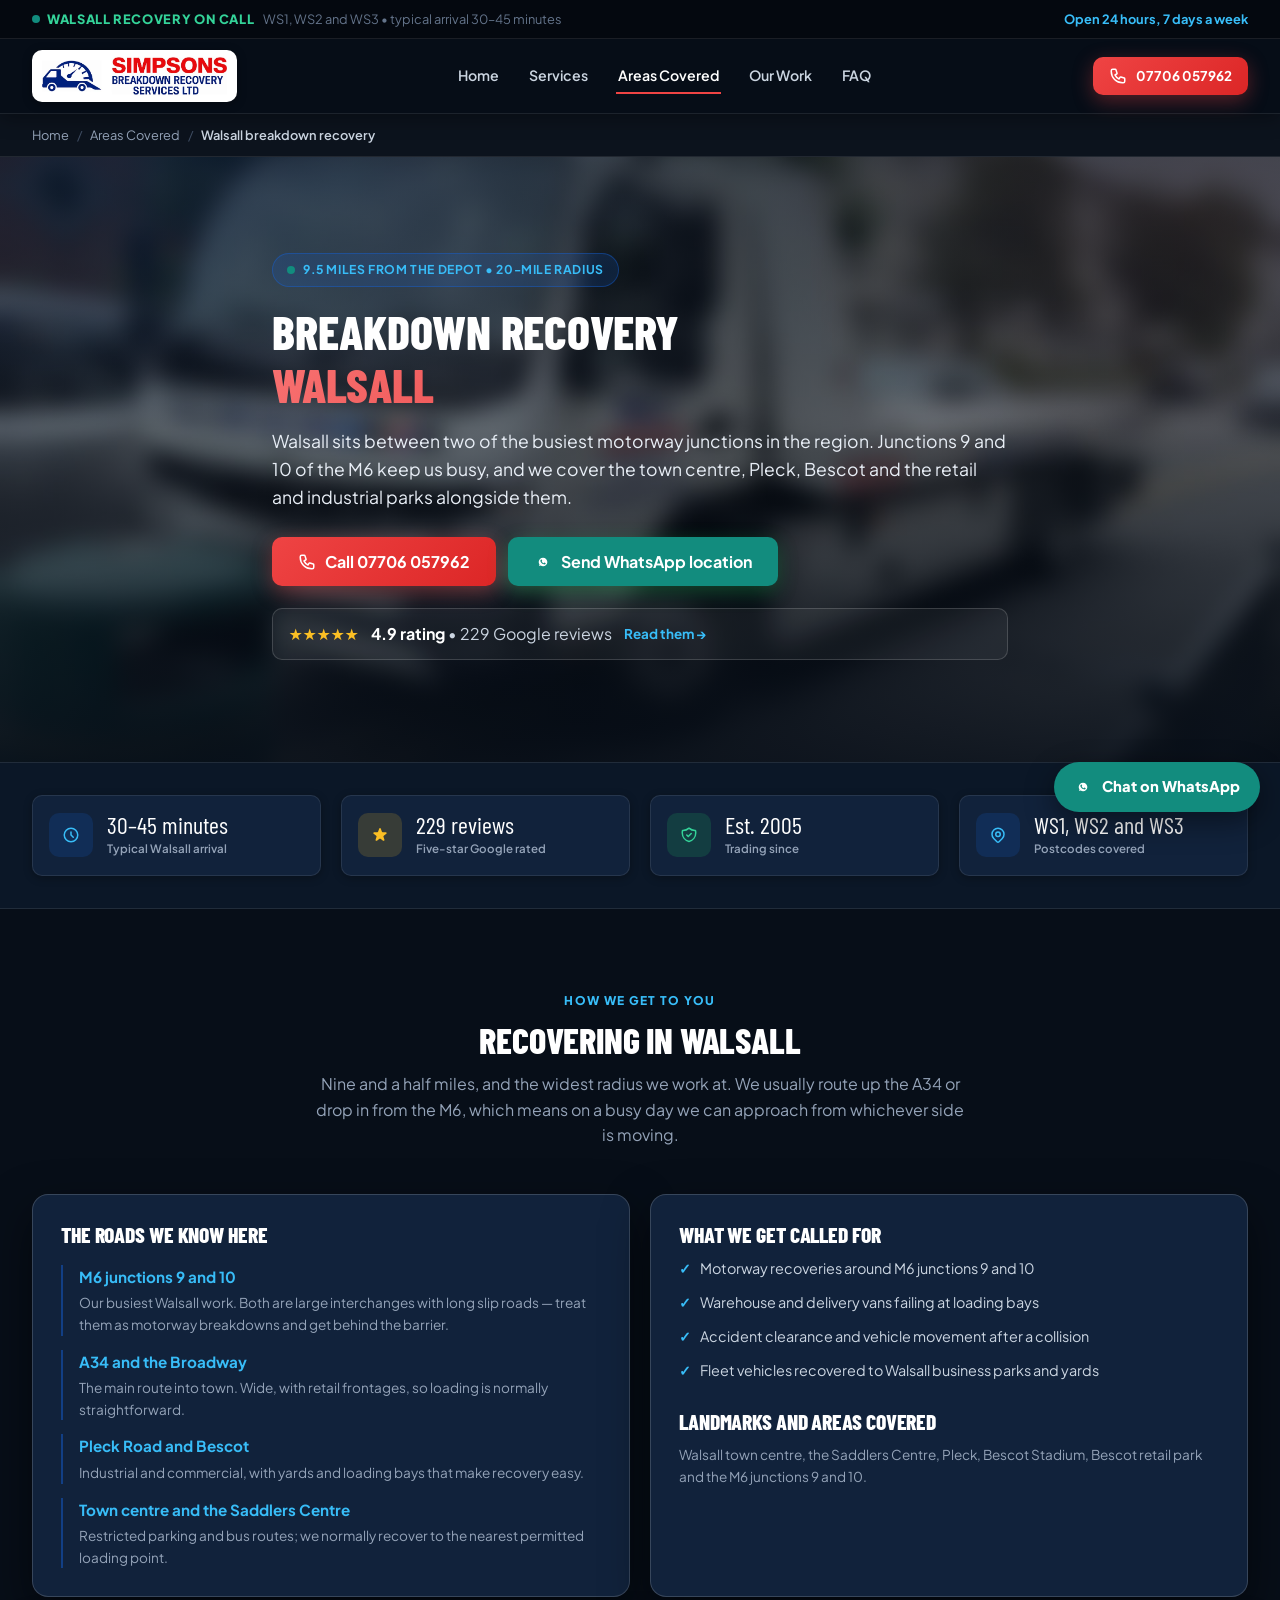
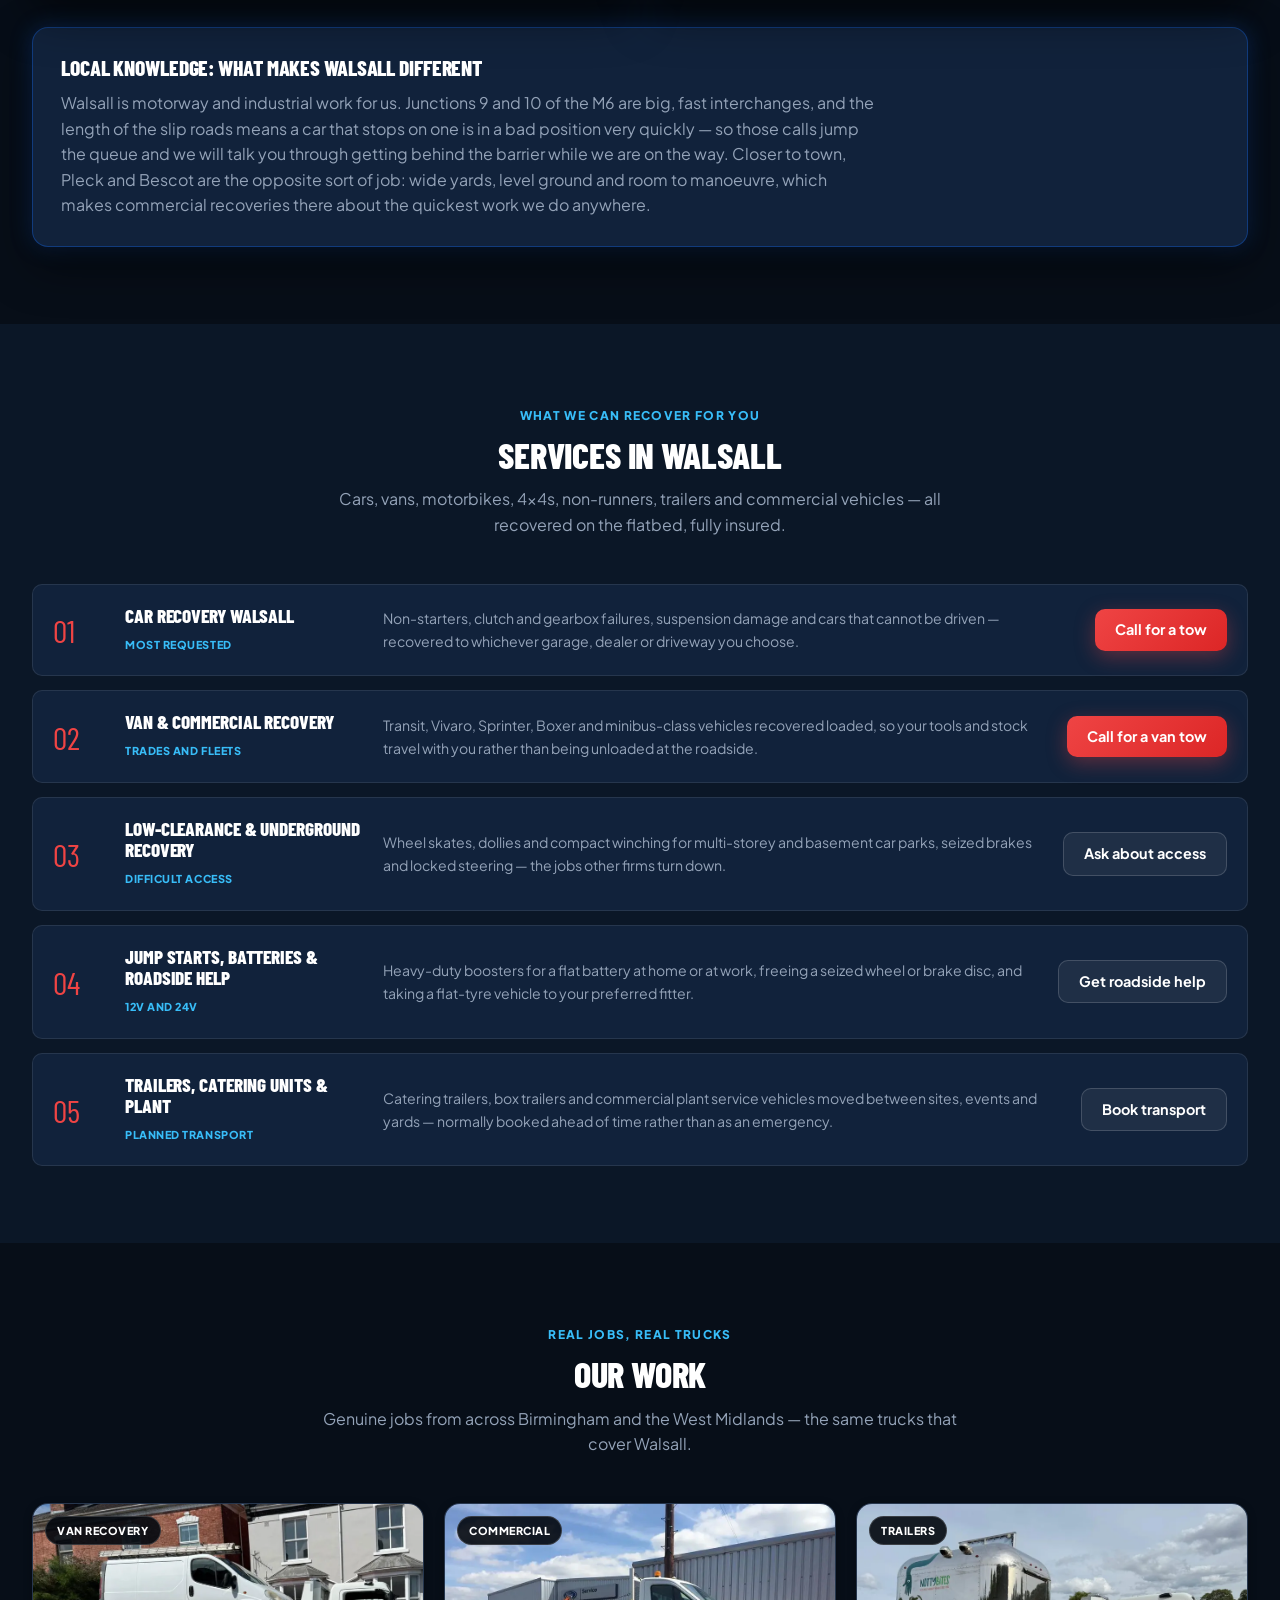
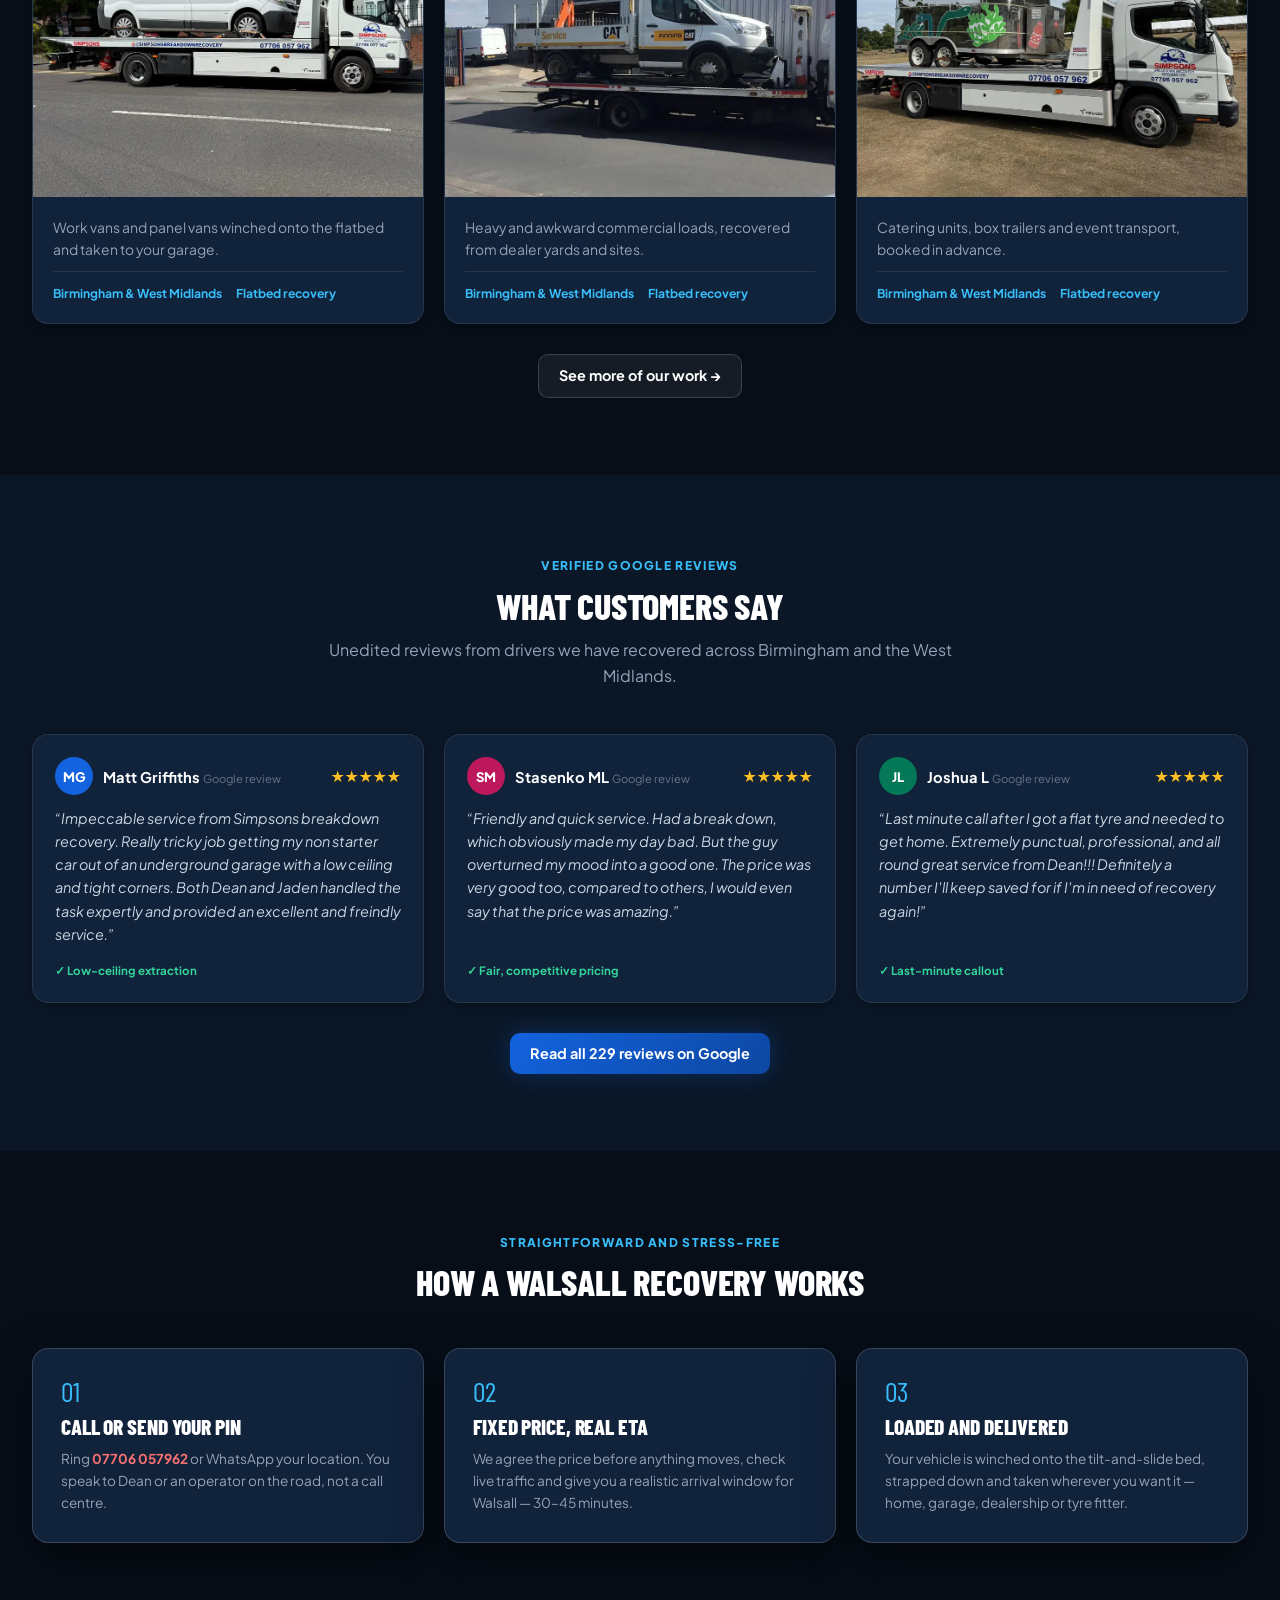
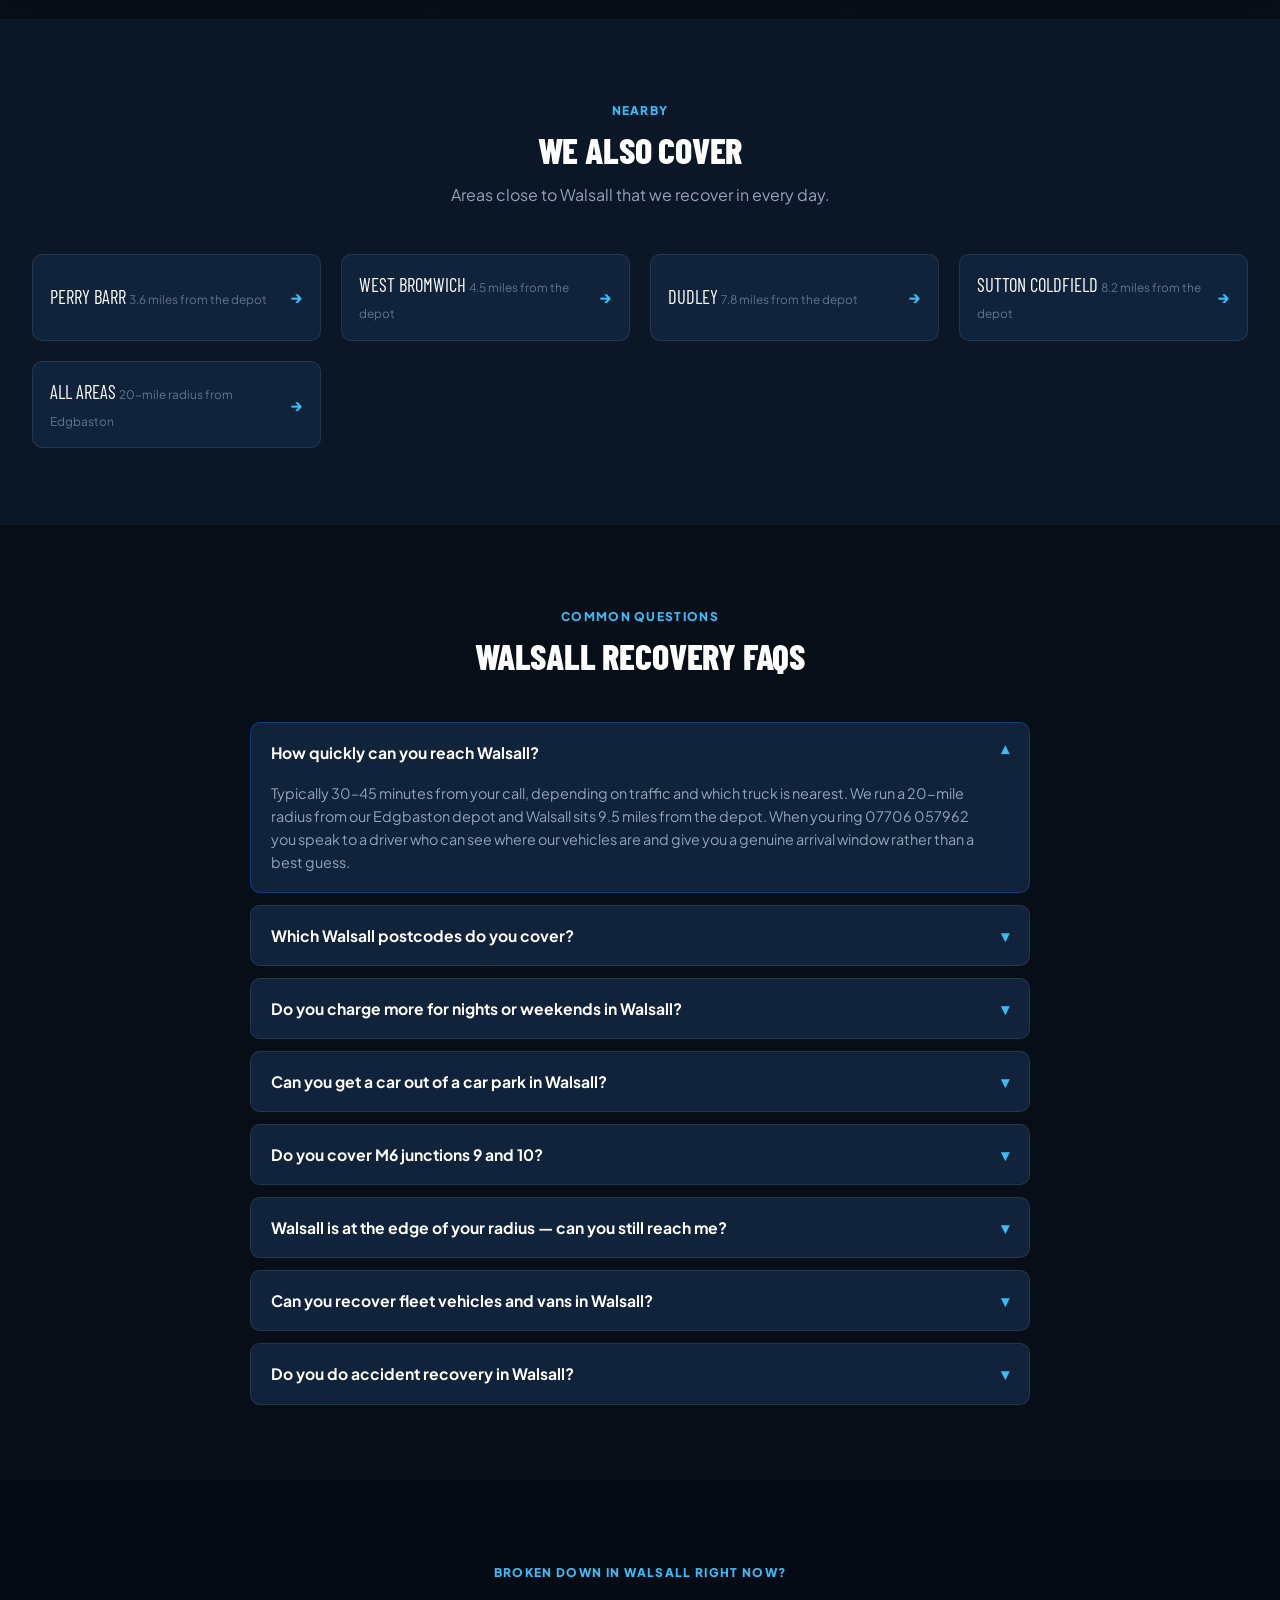
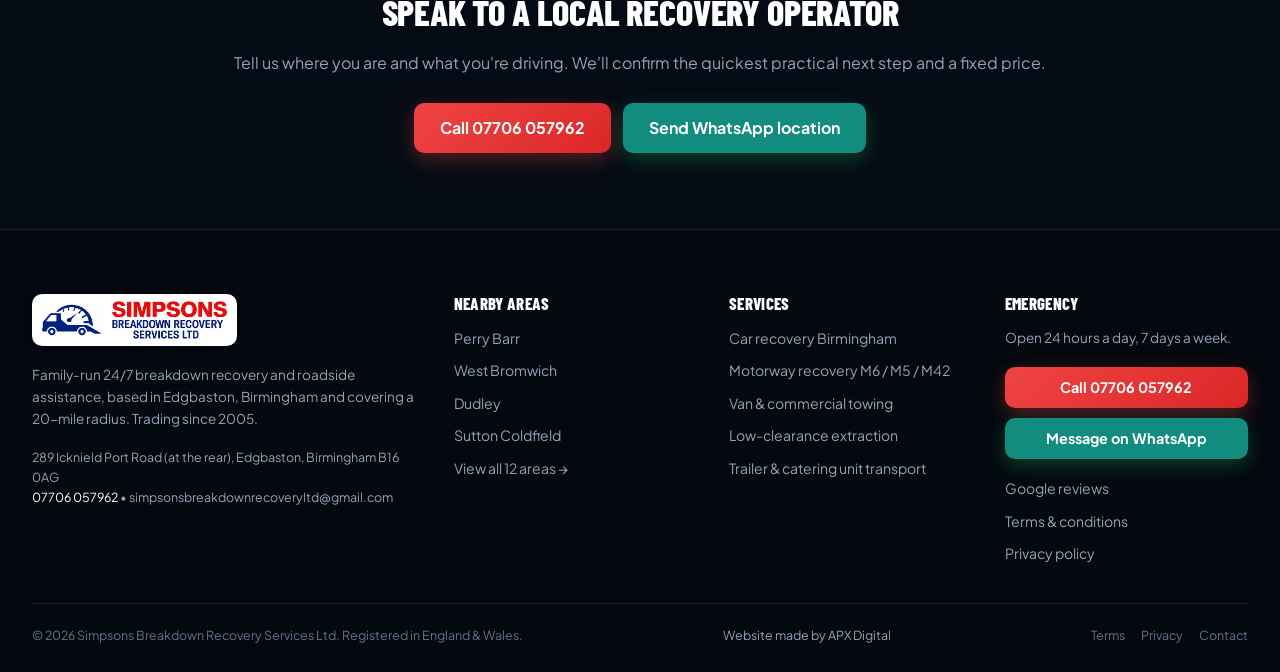
<file: areas/walsall-breakdown-recovery.html>
<!DOCTYPE html>
<html lang="en-GB">
<head>
  <meta charset="UTF-8">
  <meta name="viewport" content="width=device-width, initial-scale=1">
  <title>Breakdown Recovery Walsall | 24/7 Simpsons Recovery</title>
  <meta name="description" content="24/7 breakdown recovery in Walsall. Typical arrival 30–45 minutes, fixed prices and 229 five-star reviews. Call Simpsons on 07706 057962.">

  <link rel="canonical" href="https://simpsonsbreakdownrecovery.co.uk/areas/walsall-breakdown-recovery.html">
  <meta name="robots" content="index, follow">
  <meta name="googlebot" content="index, follow, max-image-preview:large, max-snippet:-1, max-video-preview:-1">
  <meta name="author" content="Simpsons Breakdown Recovery Services Ltd">
  <meta name="theme-color" content="#070e18">

  <!-- Geo signals -->
  <meta name="geo.region" content="GB-BIR">
  <meta name="geo.placename" content="Walsall, Birmingham">
  <meta name="geo.position" content="52.4844;-1.9351">
  <meta name="ICBM" content="52.4844, -1.9351">

  <!-- Open Graph -->
  <meta property="og:type" content="website">
  <meta property="og:site_name" content="Simpsons Breakdown Recovery Services Ltd">
  <meta property="og:locale" content="en_GB">
  <meta property="og:title" content="Breakdown Recovery Walsall | 24/7 Simpsons Recovery">
  <meta property="og:description" content="24/7 breakdown recovery in Walsall. Typical arrival 30–45 minutes, fixed prices and 229 five-star reviews. Call Simpsons on 07706 057962.">
  <meta property="og:url" content="https://simpsonsbreakdownrecovery.co.uk/areas/walsall-breakdown-recovery.html">
  <meta property="og:image" content="https://simpsonsbreakdownrecovery.co.uk/images/og-image.jpg">
  <meta property="og:image:width" content="1200">
  <meta property="og:image:height" content="630">
  <meta property="og:image:alt" content="Simpsons Breakdown Recovery Services Ltd — 24/7 breakdown recovery in Birmingham">

  <!-- Twitter / X -->
  <meta name="twitter:card" content="summary_large_image">
  <meta name="twitter:title" content="Breakdown Recovery Walsall | 24/7 Simpsons Recovery">
  <meta name="twitter:description" content="24/7 breakdown recovery in Walsall. Typical arrival 30–45 minutes, fixed prices and 229 five-star reviews. Call Simpsons on 07706 057962.">
  <meta name="twitter:image" content="https://simpsonsbreakdownrecovery.co.uk/images/og-image.jpg">
  <meta name="twitter:image:alt" content="Simpsons Breakdown Recovery Services Ltd — 24/7 breakdown recovery in Birmingham">

  <link rel="icon" href="../images/icon-32.png" sizes="32x32" type="image/png">
  <link rel="icon" href="../images/icon-512.png" sizes="512x512" type="image/png">
  <link rel="apple-touch-icon" href="../images/icon-180.png">
  <link rel="preload" as="image" href="../images/logo.webp">
  <link rel="preconnect" href="https://fonts.googleapis.com">
  <link rel="preconnect" href="https://fonts.gstatic.com" crossorigin>
  <link href="https://fonts.googleapis.com/css2?family=Barlow+Condensed:wght@700;800;900&family=Plus+Jakarta+Sans:wght@400;500;600;700;800&display=swap" rel="stylesheet">
  <link rel="stylesheet" href="../css/style.css">

  <!-- Google tag (gtag.js) — GA4 G-FZKR7KYQ15 -->
  <script async src="https://www.googletagmanager.com/gtag/js?id=G-FZKR7KYQ15"></script>
  <script>
    window.dataLayer = window.dataLayer || [];
    function gtag(){dataLayer.push(arguments);}
    gtag('js', new Date());

    gtag('config', 'G-FZKR7KYQ15');
  </script>

  <script type="application/ld+json">
{
  "@context": "https://schema.org",
  "@graph": [
    {
      "@type": [
        "AutoRepair",
        "EmergencyService"
      ],
      "@id": "https://simpsonsbreakdownrecovery.co.uk/areas/walsall-breakdown-recovery.html#business",
      "name": "Simpsons Breakdown Recovery Services Ltd — Walsall",
      "legalName": "Simpsons Breakdown Recovery Services Ltd",
      "url": "https://simpsonsbreakdownrecovery.co.uk/areas/walsall-breakdown-recovery.html",
      "telephone": "+447706057962",
      "email": "simpsonsbreakdownrecoveryltd@gmail.com",
      "priceRange": "££",
      "currenciesAccepted": "GBP",
      "paymentAccepted": "Cash, Bank transfer, Card",
      "image": "https://simpsonsbreakdownrecovery.co.uk/images/work-van-recovery.webp",
      "logo": {
        "@type": "ImageObject",
        "url": "https://simpsonsbreakdownrecovery.co.uk/images/logo.webp",
        "width": 661,
        "height": 143
      },
      "foundingDate": "2005",
      "description": "Family-run 24/7 breakdown recovery, vehicle towing and roadside assistance covering Birmingham and the West Midlands within a 20-mile radius of the Edgbaston depot. Cars, vans, motorbikes, 4x4s, non-runners and trailers.",
      "address": {
        "@type": "PostalAddress",
        "streetAddress": "289 Icknield Port Road, At the rear",
        "addressLocality": "Edgbaston, Birmingham",
        "addressRegion": "West Midlands",
        "postalCode": "B16 0AG",
        "addressCountry": "GB"
      },
      "geo": {
        "@type": "GeoCoordinates",
        "latitude": "52.4844",
        "longitude": "-1.9351"
      },
      "hasMap": "https://maps.google.com/?cid=7538252664488705060",
      "openingHoursSpecification": [
        {
          "@type": "OpeningHoursSpecification",
          "dayOfWeek": [
            "Monday",
            "Tuesday",
            "Wednesday",
            "Thursday",
            "Friday",
            "Saturday",
            "Sunday"
          ],
          "opens": "00:00",
          "closes": "23:59"
        }
      ],
      "areaServed": {
        "@type": "AdministrativeArea",
        "name": "Walsall"
      },
      "aggregateRating": {
        "@type": "AggregateRating",
        "ratingValue": "4.9",
        "reviewCount": "229",
        "bestRating": "5",
        "worstRating": "1"
      },
      "sameAs": [
        "https://x.com/SRecoveryl15565",
        "https://maps.google.com/?cid=7538252664488705060"
      ],
      "hasOfferCatalog": {
        "@type": "OfferCatalog",
        "name": "Breakdown recovery and vehicle transport services",
        "itemListElement": [
          {
            "@type": "Offer",
            "itemOffered": {
              "@type": "Service",
              "name": "Car recovery Birmingham",
              "description": "24/7 car recovery and towing for non-starters, clutch and gearbox failures, suspension damage and accident damage.",
              "areaServed": {
                "@type": "City",
                "name": "Birmingham"
              }
            }
          },
          {
            "@type": "Offer",
            "itemOffered": {
              "@type": "Service",
              "name": "Motorway recovery",
              "description": "Priority recovery from hard shoulders and emergency refuge areas on the M6, M5 and M42 and the A38(M).",
              "areaServed": {
                "@type": "City",
                "name": "Birmingham"
              }
            }
          },
          {
            "@type": "Offer",
            "itemOffered": {
              "@type": "Service",
              "name": "Van and commercial vehicle recovery",
              "description": "Loaded vans, minibuses and light commercial vehicles recovered with the load on board.",
              "areaServed": {
                "@type": "City",
                "name": "Birmingham"
              }
            }
          },
          {
            "@type": "Offer",
            "itemOffered": {
              "@type": "Service",
              "name": "Low-clearance and underground recovery",
              "description": "Wheel skates, dollies and compact winching for multi-storey and basement car parks, seized brakes and locked steering.",
              "areaServed": {
                "@type": "City",
                "name": "Birmingham"
              }
            }
          },
          {
            "@type": "Offer",
            "itemOffered": {
              "@type": "Service",
              "name": "Jump starts and flat batteries",
              "description": "12V and 24V jump starts at home, at work or at the roadside, plus flat-tyre transport.",
              "areaServed": {
                "@type": "City",
                "name": "Birmingham"
              }
            }
          },
          {
            "@type": "Offer",
            "itemOffered": {
              "@type": "Service",
              "name": "Trailer, catering unit and plant transport",
              "description": "Catering trailers, box trailers and commercial plant vehicles moved between sites and events.",
              "areaServed": {
                "@type": "City",
                "name": "Birmingham"
              }
            }
          },
          {
            "@type": "Offer",
            "itemOffered": {
              "@type": "Service",
              "name": "Accident and non-runner transport",
              "description": "Scene clearance, documented transport for insurance claims and movement of non-runners between garages.",
              "areaServed": {
                "@type": "City",
                "name": "Birmingham"
              }
            }
          }
        ]
      }
    },
    {
      "@type": "WebSite",
      "@id": "https://simpsonsbreakdownrecovery.co.uk/#website",
      "url": "https://simpsonsbreakdownrecovery.co.uk",
      "name": "Simpsons Breakdown Recovery Services Ltd",
      "inLanguage": "en-GB",
      "publisher": {
        "@id": "https://simpsonsbreakdownrecovery.co.uk/#business"
      }
    },
    {
      "@type": "WebPage",
      "@id": "https://simpsonsbreakdownrecovery.co.uk/areas/walsall-breakdown-recovery.html#webpage",
      "url": "https://simpsonsbreakdownrecovery.co.uk/areas/walsall-breakdown-recovery.html",
      "name": "Breakdown Recovery Walsall | 24/7 Simpsons Recovery",
      "description": "24/7 breakdown recovery in Walsall. Typical arrival 30–45 minutes, fixed prices and 229 five-star reviews. Call Simpsons on 07706 057962.",
      "isPartOf": {
        "@id": "https://simpsonsbreakdownrecovery.co.uk/#website"
      },
      "about": {
        "@id": "https://simpsonsbreakdownrecovery.co.uk/#business"
      },
      "inLanguage": "en-GB"
    },
    {
      "@type": "BreadcrumbList",
      "@id": "https://simpsonsbreakdownrecovery.co.uk/areas/walsall-breakdown-recovery.html#breadcrumb",
      "itemListElement": [
        {
          "@type": "ListItem",
          "position": 1,
          "name": "Home",
          "item": "https://simpsonsbreakdownrecovery.co.uk/"
        },
        {
          "@type": "ListItem",
          "position": 2,
          "name": "Areas Covered",
          "item": "https://simpsonsbreakdownrecovery.co.uk/#areas"
        },
        {
          "@type": "ListItem",
          "position": 3,
          "name": "Walsall breakdown recovery"
        }
      ]
    },
    {
      "@type": "FAQPage",
      "@id": "https://simpsonsbreakdownrecovery.co.uk/areas/walsall-breakdown-recovery.html#faq",
      "mainEntity": [
        {
          "@type": "Question",
          "name": "How quickly can you reach Walsall?",
          "acceptedAnswer": {
            "@type": "Answer",
            "text": "Typically 30–45 minutes from your call, depending on traffic and which truck is nearest. We run a 20-mile radius from our Edgbaston depot and Walsall sits 9.5 miles from the depot. When you ring 07706 057962 you speak to a driver who can see where our vehicles are and give you a genuine arrival window rather than a best guess."
          }
        },
        {
          "@type": "Question",
          "name": "Which Walsall postcodes do you cover?",
          "acceptedAnswer": {
            "@type": "Answer",
            "text": "We cover WS1, WS2 and WS3, along with the surrounding streets and the main routes through the area — the A34, M6 junctions 9 and 10, Pleck Road and the Broadway. If you are just outside these postcodes, call with your location and we will tell you straight away whether we can get to you."
          }
        },
        {
          "@type": "Question",
          "name": "Do you charge more for nights or weekends in Walsall?",
          "acceptedAnswer": {
            "@type": "Answer",
            "text": "No. We quote a fixed price before the truck is dispatched, whatever the hour. There is no after-hours loading added later, no hidden mileage surcharge, and no charge for getting a price from us."
          }
        },
        {
          "@type": "Question",
          "name": "Can you get a car out of a car park in Walsall?",
          "acceptedAnswer": {
            "@type": "Answer",
            "text": "Yes. Multi-storey and basement car parks are one of our specialities. We carry low-profile wheel skates, dollies and compact winching equipment, so a vehicle that will not start or will not roll can be moved out without damage to the bodywork, the wheels or the building."
          }
        },
        {
          "@type": "Question",
          "name": "Do you cover M6 junctions 9 and 10?",
          "acceptedAnswer": {
            "@type": "Answer",
            "text": "Yes, regularly. Both are treated as motorway work — get clear of the carriageway, stay behind the barrier and call us with the junction number and your direction of travel."
          }
        },
        {
          "@type": "Question",
          "name": "Walsall is at the edge of your radius — can you still reach me?",
          "acceptedAnswer": {
            "@type": "Answer",
            "text": "Walsall is about 9.5 miles from the depot and sits within our 20-mile radius, so yes. Typical arrival is 30 to 45 minutes, and the M6 can stretch that, so we will give you an honest window."
          }
        },
        {
          "@type": "Question",
          "name": "Can you recover fleet vehicles and vans in Walsall?",
          "acceptedAnswer": {
            "@type": "Answer",
            "text": "Yes, including loaded vans and light commercial vehicles. If you manage a fleet, tell us the vehicle type and the yard address and we will deliver it back rather than to a garage."
          }
        },
        {
          "@type": "Question",
          "name": "Do you do accident recovery in Walsall?",
          "acceptedAnswer": {
            "@type": "Answer",
            "text": "Yes. We clear vehicles from the scene, document the position for your insurer and recover the vehicle to whichever repairer or storage address is agreed."
          }
        }
      ]
    }
  ]
}
  </script>
</head>
<body>

<a class="skip-link" href="#main">Skip to content</a>

<div class="ticker">
  <div class="shell ticker__inner">
    <div class="ticker__left">
      <span class="ticker__live"><span class="dot"></span> Walsall recovery on call</span>
      <span class="ticker__detail">WS1, WS2 and WS3 &bull; typical arrival 30–45 minutes</span>
    </div>
    <span class="ticker__note">Open 24 hours, 7 days a week</span>
  </div>
</div>

<header class="site-header">
  <div class="shell site-header__inner">

    <a href="../index.html" class="brand" aria-label="Simpsons Breakdown Recovery Services Ltd — home">
      <span class="brand__plate">
        <img class="brand__logo" src="../images/logo.webp" width="661" height="143" alt="Simpsons Breakdown Recovery Services Ltd" fetchpriority="high" decoding="async">
      </span>
    </a>

    <nav class="nav" aria-label="Main">
      <a href="../index.html">Home</a>
      <a href="../index.html#services">Services</a>
      <a href="../index.html#areas" class="is-active">Areas Covered</a>
      <a href="../index.html#work">Our Work</a>
      <a href="../index.html#faq">FAQ</a>
    </nav>

    <div class="header-actions">
      <a href="tel:07706057962" class="btn btn--red btn--sm">
        <svg class="icon" fill="none" stroke="currentColor" viewBox="0 0 24 24" aria-hidden="true"><path stroke-linecap="round" stroke-linejoin="round" stroke-width="2" d="M3 5a2 2 0 012-2h3.28a1 1 0 01.948.684l1.498 4.493a1 1 0 01-.502 1.21l-2.257 1.13a11.042 11.042 0 005.516 5.516l1.13-2.257a1 1 0 011.21-.502l4.493 1.498a1 1 0 01.684.949V19a2 2 0 01-2 2h-1C9.716 21 3 14.284 3 6V5z"/></svg>
        <span class="nowrap">07706 057962</span>
      </a>
      <button class="menu-toggle" id="menuToggle" type="button" aria-label="Menu" aria-expanded="false" aria-controls="mobileNav">
        <span></span><span></span><span></span>
      </button>
    </div>
  </div>

  <nav class="mobile-nav" id="mobileNav" aria-label="Mobile">
    <a href="../index.html">Home</a>
    <a href="../index.html#services">Services</a>
    <a href="../index.html#areas">Areas Covered</a>
    <a href="../index.html#work">Our Work</a>
    <a href="../index.html#faq">FAQ</a>
    <div class="mobile-nav__cta">
      <a href="tel:07706057962" class="btn btn--red btn--block">Call 07706 057962</a>
    </div>
  </nav>
</header>

<main id="main">

  <nav class="breadcrumb" aria-label="Breadcrumb">
    <div class="shell breadcrumb__inner">
      <a href="../index.html">Home</a>
      <span class="breadcrumb__sep" aria-hidden="true">/</span>
      <a href="../index.html#areas">Areas Covered</a>
      <span class="breadcrumb__sep" aria-hidden="true">/</span>
      <span aria-current="page">Walsall breakdown recovery</span>
    </div>
  </nav>

  <section class="hero">
    <div class="hero__bg" aria-hidden="true"></div>
    <div class="hero__scrim" aria-hidden="true"></div>

    <div class="shell hero__inner">
      <span class="pill"><span class="dot"></span> 9.5 miles from the depot &bull; 20-mile radius</span>

      <h1>Breakdown recovery <span class="hero__accent">Walsall</span></h1>

      <p class="lead hero__lead">Walsall sits between two of the busiest motorway junctions in the region. Junctions 9 and 10 of the M6 keep us busy, and we cover the town centre, Pleck, Bescot and the retail and industrial parks alongside them.</p>

      <div class="hero__cta">
        <a href="tel:07706057962" class="btn btn--red btn--lg">
          <svg class="icon" fill="none" stroke="currentColor" viewBox="0 0 24 24" aria-hidden="true"><path stroke-linecap="round" stroke-linejoin="round" stroke-width="2" d="M3 5a2 2 0 012-2h3.28a1 1 0 01.948.684l1.498 4.493a1 1 0 01-.502 1.21l-2.257 1.13a11.042 11.042 0 005.516 5.516l1.13-2.257a1 1 0 011.21-.502l4.493 1.498a1 1 0 01.684.949V19a2 2 0 01-2 2h-1C9.716 21 3 14.284 3 6V5z"/></svg>
          Call 07706 057962
        </a>
        <a href="https://wa.me/447706057962?text=Hello%20Simpsons%20Recovery,%20I%20have%20broken%20down%20in%20Walsall.%20Here%20is%20my%20location:" target="_blank" rel="noopener" class="btn btn--green btn--lg">
          <svg class="icon" fill="currentColor" viewBox="0 0 24 24" aria-hidden="true"><path d="M12.03 6.17c-3.18 0-5.76 2.59-5.76 5.77 0 1.3.38 2.27 1.02 3.28l-.58 2.13 2.18-.57c.98.58 1.91.93 3.14.93 3.18 0 5.77-2.59 5.77-5.77 0-3.19-2.58-5.77-5.77-5.77zm3.39 8.24c-.14.4-.84.77-1.17.82-.3.05-.68.06-1.09-.07-.25-.08-.58-.19-.99-.36-1.74-.75-2.87-2.5-2.96-2.62-.09-.11-.71-.94-.71-1.79s.45-1.27.61-1.45c.16-.17.35-.22.46-.22h.33c.11 0 .25-.04.39.3.14.35.49 1.2.53 1.29.04.09.07.19.01.3-.06.12-.09.19-.17.29l-.26.3c-.09.09-.18.18-.08.36.1.17.45.74.96 1.2.66.59 1.22.77 1.4.86.17.09.27.07.37-.04.1-.12.43-.51.55-.68.12-.17.23-.14.39-.09.16.06 1.01.48 1.18.56.17.09.29.13.33.2.05.07.05.42-.1.83z"/></svg>
          Send WhatsApp location
        </a>
      </div>

      <a class="review-badge" href="https://share.google/FIO6KZSxKO3p8ohXX" target="_blank" rel="noopener">
        <span class="stars" aria-hidden="true">★★★★★</span>
        <span><strong style="color:#fff">4.9 rating</strong> &bull; 229 Google reviews</span>
        <span class="review-badge__link">Read them &rarr;</span>
      </a>
    </div>
  </section>

  <section class="metrics">
    <div class="shell grid grid-4">
      <div class="metric">
        <span class="metric__icon">
          <svg class="icon" fill="none" stroke="currentColor" viewBox="0 0 24 24" aria-hidden="true"><path stroke-linecap="round" stroke-linejoin="round" stroke-width="2" d="M12 8v4l3 3m6-3a9 9 0 11-18 0 9 9 0 0118 0z"/></svg>
        </span>
        <span>
          <span class="metric__value">30–45 minutes</span>
          <span class="metric__label">Typical Walsall arrival</span>
        </span>
      </div>
      <div class="metric">
        <span class="metric__icon metric__icon--amber">
          <svg class="icon" fill="currentColor" viewBox="0 0 20 20" aria-hidden="true"><path d="M9.05 2.93c.3-.92 1.6-.92 1.9 0l1.07 3.29a1 1 0 00.95.69h3.46c.97 0 1.37 1.24.59 1.81l-2.8 2.03a1 1 0 00-.36 1.12l1.07 3.29c.3.92-.76 1.69-1.54 1.12l-2.8-2.03a1 1 0 00-1.18 0l-2.8 2.03c-.78.57-1.84-.2-1.54-1.12l1.07-3.29a1 1 0 00-.36-1.12L2.98 8.72c-.78-.57-.38-1.81.59-1.81h3.46a1 1 0 00.95-.69l1.07-3.29z"/></svg>
        </span>
        <span>
          <span class="metric__value">229 reviews</span>
          <span class="metric__label">Five-star Google rated</span>
        </span>
      </div>
      <div class="metric">
        <span class="metric__icon metric__icon--green">
          <svg class="icon" fill="none" stroke="currentColor" viewBox="0 0 24 24" aria-hidden="true"><path stroke-linecap="round" stroke-linejoin="round" stroke-width="2" d="M9 12l2 2 4-4m5.6-4A12 12 0 0112 2.9 12 12 0 013.4 6 12 12 0 003 9c0 5.6 3.8 10.3 9 11.6 5.2-1.3 9-6 9-11.6 0-1-.1-2-.4-3z"/></svg>
        </span>
        <span>
          <span class="metric__value">Est. 2005</span>
          <span class="metric__label">Trading since</span>
        </span>
      </div>
      <div class="metric">
        <span class="metric__icon">
          <svg class="icon" fill="none" stroke="currentColor" viewBox="0 0 24 24" aria-hidden="true"><path stroke-linecap="round" stroke-linejoin="round" stroke-width="2" d="M17.7 16.7L13.4 20.9a2 2 0 01-2.8 0l-4.3-4.2a8 8 0 1111.4 0z"/><path stroke-linecap="round" stroke-linejoin="round" stroke-width="2" d="M15 11a3 3 0 11-6 0 3 3 0 016 0z"/></svg>
        </span>
        <span>
          <span class="metric__value">WS1, WS2 and WS3</span>
          <span class="metric__label">Postcodes covered</span>
        </span>
      </div>
    </div>
  </section>

  <section class="section">
    <div class="shell">
      <div class="section-head">
        <span class="eyebrow">How we get to you</span>
        <h2>Recovering in Walsall</h2>
        <p class="muted">Nine and a half miles, and the widest radius we work at. We usually route up the A34 or drop in from the M6, which means on a busy day we can approach from whichever side is moving.</p>
      </div>

      <div class="grid grid-2">
        <article class="panel">
          <h3 class="mb-md">The roads we know here</h3>
          <ul class="route-list">
          <li>
            <strong class="text-cyan">M6 junctions 9 and 10</strong>
            <span class="muted small">Our busiest Walsall work. Both are large interchanges with long slip roads — treat them as motorway breakdowns and get behind the barrier.</span>
          </li>
          <li>
            <strong class="text-cyan">A34 and the Broadway</strong>
            <span class="muted small">The main route into town. Wide, with retail frontages, so loading is normally straightforward.</span>
          </li>
          <li>
            <strong class="text-cyan">Pleck Road and Bescot</strong>
            <span class="muted small">Industrial and commercial, with yards and loading bays that make recovery easy.</span>
          </li>
          <li>
            <strong class="text-cyan">Town centre and the Saddlers Centre</strong>
            <span class="muted small">Restricted parking and bus routes; we normally recover to the nearest permitted loading point.</span>
          </li>
          </ul>
        </article>

        <article class="panel">
          <h3 class="mb-sm">What we get called for</h3>
          <ul class="check-list mb-lg">
            <li>Motorway recoveries around M6 junctions 9 and 10</li>
            <li>Warehouse and delivery vans failing at loading bays</li>
            <li>Accident clearance and vehicle movement after a collision</li>
            <li>Fleet vehicles recovered to Walsall business parks and yards</li>
          </ul>
          <h3 class="mb-sm">Landmarks and areas covered</h3>
          <p class="muted small mb-0">Walsall town centre, the Saddlers Centre, Pleck, Bescot Stadium, Bescot retail park and the M6 junctions 9 and 10.</p>
        </article>
      </div>

      <div class="panel panel--glow mt-lg">
        <h3 class="mb-sm">Local knowledge: what makes Walsall different</h3>
        <p class="muted mb-0">Walsall is motorway and industrial work for us. Junctions 9 and 10 of the M6 are big, fast interchanges, and the length of the slip roads means a car that stops on one is in a bad position very quickly — so those calls jump the queue and we will talk you through getting behind the barrier while we are on the way. Closer to town, Pleck and Bescot are the opposite sort of job: wide yards, level ground and room to manoeuvre, which makes commercial recoveries there about the quickest work we do anywhere.</p>
      </div>
    </div>
  </section>

  <section class="section section--alt">
    <div class="shell">
      <div class="section-head">
        <span class="eyebrow">What we can recover for you</span>
        <h2>Services in Walsall</h2>
        <p class="muted">Cars, vans, motorbikes, 4x4s, non-runners, trailers and commercial vehicles — all recovered on the flatbed, fully insured.</p>
      </div>

      <div class="stack">
        <article class="service-row">
          <div class="service-row__num">01</div>
          <div class="service-row__name">
            <h3>Car recovery Walsall</h3>
            <span class="service-row__tag">Most requested</span>
          </div>
          <p class="service-row__desc">Non-starters, clutch and gearbox failures, suspension damage and cars that cannot be driven — recovered to whichever garage, dealer or driveway you choose.</p>
          <div class="service-row__cta"><a href="tel:07706057962" class="btn btn--red">Call for a tow</a></div>
        </article>

        <article class="service-row">
          <div class="service-row__num">02</div>
          <div class="service-row__name">
            <h3>Van &amp; commercial recovery</h3>
            <span class="service-row__tag">Trades and fleets</span>
          </div>
          <p class="service-row__desc">Transit, Vivaro, Sprinter, Boxer and minibus-class vehicles recovered loaded, so your tools and stock travel with you rather than being unloaded at the roadside.</p>
          <div class="service-row__cta"><a href="tel:07706057962" class="btn btn--red">Call for a van tow</a></div>
        </article>

        <article class="service-row">
          <div class="service-row__num">03</div>
          <div class="service-row__name">
            <h3>Low-clearance &amp; underground recovery</h3>
            <span class="service-row__tag">Difficult access</span>
          </div>
          <p class="service-row__desc">Wheel skates, dollies and compact winching for multi-storey and basement car parks, seized brakes and locked steering — the jobs other firms turn down.</p>
          <div class="service-row__cta"><a href="../index.html#contact" class="btn btn--ghost">Ask about access</a></div>
        </article>

        <article class="service-row">
          <div class="service-row__num">04</div>
          <div class="service-row__name">
            <h3>Jump starts, batteries &amp; roadside help</h3>
            <span class="service-row__tag">12V and 24V</span>
          </div>
          <p class="service-row__desc">Heavy-duty boosters for a flat battery at home or at work, freeing a seized wheel or brake disc, and taking a flat-tyre vehicle to your preferred fitter.</p>
          <div class="service-row__cta"><a href="tel:07706057962" class="btn btn--ghost">Get roadside help</a></div>
        </article>

        <article class="service-row">
          <div class="service-row__num">05</div>
          <div class="service-row__name">
            <h3>Trailers, catering units &amp; plant</h3>
            <span class="service-row__tag">Planned transport</span>
          </div>
          <p class="service-row__desc">Catering trailers, box trailers and commercial plant service vehicles moved between sites, events and yards — normally booked ahead of time rather than as an emergency.</p>
          <div class="service-row__cta"><a href="tel:07706057962" class="btn btn--ghost">Book transport</a></div>
        </article>
      </div>
    </div>
  </section>

  <section class="section">
    <div class="shell">
      <div class="section-head">
        <span class="eyebrow">Real jobs, real trucks</span>
        <h2>Our work</h2>
        <p class="muted">Genuine jobs from across Birmingham and the West Midlands — the same trucks that cover Walsall.</p>
      </div>

      <div class="grid grid-3">
        <article class="work-card">
          <div class="work-card__media">
            <img src="../images/work-van-recovery.webp" width="1100" height="1100" loading="lazy" decoding="async"
                 alt="Simpsons Breakdown Recovery flatbed loading a white Renault Trafic work van in Birmingham">
            <span class="work-card__badge">Van recovery</span>
          </div>
          <div class="work-card__body">
            <p>Work vans and panel vans winched onto the flatbed and taken to your garage.</p>
            <div class="work-card__meta"><span>Birmingham &amp; West Midlands</span><span>Flatbed recovery</span></div>
          </div>
        </article>
        <article class="work-card">
          <div class="work-card__media">
            <img src="../images/work-cat-service-truck.webp" width="960" height="720" loading="lazy" decoding="async"
                 alt="Plant service truck with a mounted crane loaded on a Simpsons flatbed recovery truck">
            <span class="work-card__badge">Commercial</span>
          </div>
          <div class="work-card__body">
            <p>Heavy and awkward commercial loads, recovered from dealer yards and sites.</p>
            <div class="work-card__meta"><span>Birmingham &amp; West Midlands</span><span>Flatbed recovery</span></div>
          </div>
        </article>
        <article class="work-card">
          <div class="work-card__media">
            <img src="../images/work-trailer-load.webp" width="1100" height="1100" loading="lazy" decoding="async"
                 alt="Catering trailer loaded on a Simpsons Breakdown Recovery flatbed at a showground">
            <span class="work-card__badge">Trailers</span>
          </div>
          <div class="work-card__body">
            <p>Catering units, box trailers and event transport, booked in advance.</p>
            <div class="work-card__meta"><span>Birmingham &amp; West Midlands</span><span>Flatbed recovery</span></div>
          </div>
        </article>
      </div>

      <div class="center mt-lg">
        <a href="../index.html#work" class="btn btn--ghost">See more of our work &rarr;</a>
      </div>
    </div>
  </section>

  <section class="section section--alt">
    <div class="shell">
      <div class="section-head">
        <span class="eyebrow">Verified Google reviews</span>
        <h2>What customers say</h2>
        <p class="muted">Unedited reviews from drivers we have recovered across Birmingham and the West Midlands.</p>
      </div>

      <div class="grid grid-3">
        <article class="review">
          <div>
            <div class="review__head">
              <div class="review__who">
                <span class="avatar">MG</span>
                <span>
                  <span class="review__name">Matt Griffiths</span>
                  <span class="review__source">Google review</span>
                </span>
              </div>
              <span class="stars" aria-hidden="true">★★★★★</span>
            </div>
            <p class="review__quote">“Impeccable service from Simpsons breakdown recovery. Really tricky job getting my non starter car out of an underground garage with a low ceiling and tight corners. Both Dean and Jaden handled the task expertly and provided an excellent and freindly service.”</p>
          </div>
          <span class="review__tag">✓ Low-ceiling extraction</span>
        </article>

        <article class="review">
          <div>
            <div class="review__head">
              <div class="review__who">
                <span class="avatar" style="background:#be185d">SM</span>
                <span>
                  <span class="review__name">Stasenko ML</span>
                  <span class="review__source">Google review</span>
                </span>
              </div>
              <span class="stars" aria-hidden="true">★★★★★</span>
            </div>
            <p class="review__quote">“Friendly and quick service. Had a break down, which obviously made my day bad. But the guy overturned my mood into a good one. The price was very good too, compared to others, I would even say that the price was amazing.”</p>
          </div>
          <span class="review__tag">✓ Fair, competitive pricing</span>
        </article>

        <article class="review">
          <div>
            <div class="review__head">
              <div class="review__who">
                <span class="avatar" style="background:#047857">JL</span>
                <span>
                  <span class="review__name">Joshua L</span>
                  <span class="review__source">Google review</span>
                </span>
              </div>
              <span class="stars" aria-hidden="true">★★★★★</span>
            </div>
            <p class="review__quote">“Last minute call after I got a flat tyre and needed to get home. Extremely punctual, professional, and all round great service from Dean!!! Definitely a number I'll keep saved for if I'm in need of recovery again!”</p>
          </div>
          <span class="review__tag">✓ Last-minute callout</span>
        </article>
      </div>

      <div class="center mt-lg">
        <a href="https://share.google/FIO6KZSxKO3p8ohXX" target="_blank" rel="noopener" class="btn btn--blue">Read all 229 reviews on Google</a>
      </div>
    </div>
  </section>

  <section class="section">
    <div class="shell">
      <div class="section-head">
        <span class="eyebrow">Straightforward and stress-free</span>
        <h2>How a Walsall recovery works</h2>
      </div>

      <div class="grid grid-3">
        <article class="panel">
          <div class="stat__value mb-sm">01</div>
          <h3 class="mb-sm">Call or send your pin</h3>
          <p class="muted small mb-0">Ring <a href="tel:07706057962" class="text-red"><strong>07706 057962</strong></a> or WhatsApp your location. You speak to Dean or an operator on the road, not a call centre.</p>
        </article>
        <article class="panel">
          <div class="stat__value mb-sm">02</div>
          <h3 class="mb-sm">Fixed price, real ETA</h3>
          <p class="muted small mb-0">We agree the price before anything moves, check live traffic and give you a realistic arrival window for Walsall — 30–45 minutes.</p>
        </article>
        <article class="panel">
          <div class="stat__value mb-sm">03</div>
          <h3 class="mb-sm">Loaded and delivered</h3>
          <p class="muted small mb-0">Your vehicle is winched onto the tilt-and-slide bed, strapped down and taken wherever you want it — home, garage, dealership or tyre fitter.</p>
        </article>
      </div>
    </div>
  </section>

  <section class="section section--alt">
    <div class="shell">
      <div class="section-head">
        <span class="eyebrow">Nearby</span>
        <h2>We also cover</h2>
        <p class="muted">Areas close to Walsall that we recover in every day.</p>
      </div>

      <div class="grid grid-4">
        <a class="area-tile" href="perry-barr-breakdown-recovery.html">
          <span>
            <span class="area-tile__name">Perry Barr</span>
            <span class="area-tile__meta">3.6 miles from the depot</span>
          </span>
          <span class="area-tile__arrow" aria-hidden="true">&rarr;</span>
        </a>
        <a class="area-tile" href="west-bromwich-breakdown-recovery.html">
          <span>
            <span class="area-tile__name">West Bromwich</span>
            <span class="area-tile__meta">4.5 miles from the depot</span>
          </span>
          <span class="area-tile__arrow" aria-hidden="true">&rarr;</span>
        </a>
        <a class="area-tile" href="dudley-breakdown-recovery.html">
          <span>
            <span class="area-tile__name">Dudley</span>
            <span class="area-tile__meta">7.8 miles from the depot</span>
          </span>
          <span class="area-tile__arrow" aria-hidden="true">&rarr;</span>
        </a>
        <a class="area-tile" href="sutton-coldfield-breakdown-recovery.html">
          <span>
            <span class="area-tile__name">Sutton Coldfield</span>
            <span class="area-tile__meta">8.2 miles from the depot</span>
          </span>
          <span class="area-tile__arrow" aria-hidden="true">&rarr;</span>
        </a>
        <a class="area-tile" href="../index.html#areas">
          <span>
            <span class="area-tile__name">All areas</span>
            <span class="area-tile__meta">20-mile radius from Edgbaston</span>
          </span>
          <span class="area-tile__arrow" aria-hidden="true">&rarr;</span>
        </a>
      </div>
    </div>
  </section>

  <section class="section">
    <div class="shell">
      <div class="section-head">
        <span class="eyebrow">Common questions</span>
        <h2>Walsall recovery FAQs</h2>
      </div>

      <div class="faq">
        <div class="faq__item is-open">
          <button class="faq__q" type="button">
            <span>How quickly can you reach Walsall?</span>
            <span class="faq__chev" aria-hidden="true">▾</span>
          </button>
          <div class="faq__a"><div><p>Typically 30–45 minutes from your call, depending on traffic and which truck is nearest. We run a 20-mile radius from our Edgbaston depot and Walsall sits 9.5 miles from the depot. When you ring 07706 057962 you speak to a driver who can see where our vehicles are and give you a genuine arrival window rather than a best guess.</p></div></div>
        </div>
        <div class="faq__item">
          <button class="faq__q" type="button">
            <span>Which Walsall postcodes do you cover?</span>
            <span class="faq__chev" aria-hidden="true">▾</span>
          </button>
          <div class="faq__a"><div><p>We cover WS1, WS2 and WS3, along with the surrounding streets and the main routes through the area — the A34, M6 junctions 9 and 10, Pleck Road and the Broadway. If you are just outside these postcodes, call with your location and we will tell you straight away whether we can get to you.</p></div></div>
        </div>
        <div class="faq__item">
          <button class="faq__q" type="button">
            <span>Do you charge more for nights or weekends in Walsall?</span>
            <span class="faq__chev" aria-hidden="true">▾</span>
          </button>
          <div class="faq__a"><div><p>No. We quote a fixed price before the truck is dispatched, whatever the hour. There is no after-hours loading added later, no hidden mileage surcharge, and no charge for getting a price from us.</p></div></div>
        </div>
        <div class="faq__item">
          <button class="faq__q" type="button">
            <span>Can you get a car out of a car park in Walsall?</span>
            <span class="faq__chev" aria-hidden="true">▾</span>
          </button>
          <div class="faq__a"><div><p>Yes. Multi-storey and basement car parks are one of our specialities. We carry low-profile wheel skates, dollies and compact winching equipment, so a vehicle that will not start or will not roll can be moved out without damage to the bodywork, the wheels or the building.</p></div></div>
        </div>
        <div class="faq__item">
          <button class="faq__q" type="button">
            <span>Do you cover M6 junctions 9 and 10?</span>
            <span class="faq__chev" aria-hidden="true">▾</span>
          </button>
          <div class="faq__a"><div><p>Yes, regularly. Both are treated as motorway work — get clear of the carriageway, stay behind the barrier and call us with the junction number and your direction of travel.</p></div></div>
        </div>
        <div class="faq__item">
          <button class="faq__q" type="button">
            <span>Walsall is at the edge of your radius — can you still reach me?</span>
            <span class="faq__chev" aria-hidden="true">▾</span>
          </button>
          <div class="faq__a"><div><p>Walsall is about 9.5 miles from the depot and sits within our 20-mile radius, so yes. Typical arrival is 30 to 45 minutes, and the M6 can stretch that, so we will give you an honest window.</p></div></div>
        </div>
        <div class="faq__item">
          <button class="faq__q" type="button">
            <span>Can you recover fleet vehicles and vans in Walsall?</span>
            <span class="faq__chev" aria-hidden="true">▾</span>
          </button>
          <div class="faq__a"><div><p>Yes, including loaded vans and light commercial vehicles. If you manage a fleet, tell us the vehicle type and the yard address and we will deliver it back rather than to a garage.</p></div></div>
        </div>
        <div class="faq__item">
          <button class="faq__q" type="button">
            <span>Do you do accident recovery in Walsall?</span>
            <span class="faq__chev" aria-hidden="true">▾</span>
          </button>
          <div class="faq__a"><div><p>Yes. We clear vehicles from the scene, document the position for your insurer and recover the vehicle to whichever repairer or storage address is agreed.</p></div></div>
        </div>
      </div>
    </div>
  </section>

  <section class="section section--deep">
    <div class="shell center">
      <span class="eyebrow">Broken down in Walsall right now?</span>
      <h2 class="mb-md">Speak to a local recovery operator</h2>
      <p class="muted mb-lg">Tell us where you are and what you're driving. We'll confirm the quickest practical next step and a fixed price.</p>
      <div class="row" style="justify-content:center">
        <a href="tel:07706057962" class="btn btn--red btn--lg">Call 07706 057962</a>
        <a href="https://wa.me/447706057962?text=Hello%20Simpsons%20Recovery,%20I%20have%20broken%20down%20in%20Walsall.%20Here%20is%20my%20location:" target="_blank" rel="noopener" class="btn btn--green btn--lg">Send WhatsApp location</a>
      </div>
    </div>
  </section>

</main>

<div class="modal" id="legalModal" role="dialog" aria-modal="true" aria-hidden="true">
  <div class="modal__box">
    <button class="modal__close" type="button" data-close-legal aria-label="Close">&times;</button>
    <h3 id="legalTitle" class="mb-md">Terms &amp; conditions</h3>
    <div class="muted small">
      <h4 class="mb-sm">Terms of service</h4>
      <p class="mb-md">
        Simpsons Breakdown Recovery Services Ltd provides 24/7 vehicle recovery, towing and roadside
        assistance across Birmingham and the surrounding 20-mile radius. Prices are agreed before the
        recovery vehicle is dispatched. Customers must ensure the vehicle is accessible and that keys are
        available. Any specific hazard — locked steering, seized wheels, severe damage or restricted
        clearance — must be disclosed when booking. Once a truck has been dispatched, a call-out charge may
        apply if the job is cancelled.
      </p>
      <h4 class="mb-sm">Privacy policy</h4>
      <p class="mb-0">
        We collect only the information needed to carry out a recovery: your name, contact number, vehicle
        registration and location details. That information is used for dispatch, invoicing and our own
        records, and is never sold or passed to marketing lists. Data is held in line with UK GDPR. For any
        query or deletion request, email
        <a href="mailto:simpsonsbreakdownrecoveryltd@gmail.com" class="text-cyan">simpsonsbreakdownrecoveryltd@gmail.com</a>.
      </p>
    </div>
  </div>
</div>

<footer class="site-footer">
  <div class="shell">
    <div class="footer-grid">
      <div class="footer-col">
        <a href="../index.html" class="brand mb-md" aria-label="Simpsons Breakdown Recovery — home">
          <span class="brand__plate">
            <img class="brand__logo" src="../images/logo.webp" width="661" height="143" alt="Simpsons Breakdown Recovery Services Ltd" loading="lazy" decoding="async">
          </span>
        </a>
        <p class="muted small mb-md">
          Family-run 24/7 breakdown recovery and roadside assistance, based in Edgbaston, Birmingham and
          covering a 20-mile radius. Trading since 2005.
        </p>
        <p class="muted tiny mb-0">
          289 Icknield Port Road (at the rear), Edgbaston, Birmingham B16 0AG<br>
          <a href="tel:07706057962" style="color:#fff">07706 057962</a> &bull;
          <a href="mailto:simpsonsbreakdownrecoveryltd@gmail.com">simpsonsbreakdownrecoveryltd@gmail.com</a>
        </p>
      </div>

      <div class="footer-col">
        <h4>Nearby areas</h4>
        <ul class="footer-links">
          <li><a href="perry-barr-breakdown-recovery.html">Perry Barr</a></li>
          <li><a href="west-bromwich-breakdown-recovery.html">West Bromwich</a></li>
          <li><a href="dudley-breakdown-recovery.html">Dudley</a></li>
          <li><a href="sutton-coldfield-breakdown-recovery.html">Sutton Coldfield</a></li>
          <li><a href="../index.html#areas">View all 12 areas &rarr;</a></li>
        </ul>
      </div>

      <div class="footer-col">
        <h4>Services</h4>
        <ul class="footer-links">
          <li><a href="../index.html#services">Car recovery Birmingham</a></li>
          <li><a href="../index.html#services">Motorway recovery M6 / M5 / M42</a></li>
          <li><a href="../index.html#services">Van &amp; commercial towing</a></li>
          <li><a href="../index.html#services">Low-clearance extraction</a></li>
          <li><a href="../index.html#services">Trailer &amp; catering unit transport</a></li>
        </ul>
      </div>

      <div class="footer-col">
        <h4>Emergency</h4>
        <p class="muted small mb-md">Open 24 hours a day, 7 days a week.</p>
        <a href="tel:07706057962" class="btn btn--red btn--block mb-sm">Call 07706 057962</a>
        <a href="https://wa.me/447706057962?text=Hello%20Simpsons%20Recovery,%20I%20need%20help%20with%20my%20vehicle." target="_blank" rel="noopener" class="btn btn--green btn--block mb-md">Message on WhatsApp</a>
        <ul class="footer-links">
          <li><a href="https://share.google/FIO6KZSxKO3p8ohXX" target="_blank" rel="noopener">Google reviews</a></li>
          <li><a href="#" data-legal="Terms &amp; conditions">Terms &amp; conditions</a></li>
          <li><a href="#" data-legal="Privacy policy">Privacy policy</a></li>
        </ul>
      </div>
    </div>

    <div class="footer-bottom">
      <span>&copy; <span id="year">2026</span> Simpsons Breakdown Recovery Services Ltd. Registered in England &amp; Wales.</span>
      <a class="footer-credit" href="https://apxdigital.io" target="_blank" rel="noopener">Website made by APX Digital</a>
      <nav aria-label="Legal">
        <a href="#" data-legal="Terms &amp; conditions">Terms</a>
        <a href="#" data-legal="Privacy policy">Privacy</a>
        <a href="../index.html#contact">Contact</a>
      </nav>
    </div>
  </div>
</footer>

<div class="dock">
  <a href="tel:07706057962" class="dock__btn btn--red">
    <svg class="icon" fill="none" stroke="currentColor" viewBox="0 0 24 24" aria-hidden="true"><path stroke-linecap="round" stroke-linejoin="round" stroke-width="2" d="M3 5a2 2 0 012-2h3.28a1 1 0 01.948.684l1.498 4.493a1 1 0 01-.502 1.21l-2.257 1.13a11.042 11.042 0 005.516 5.516l1.13-2.257a1 1 0 011.21-.502l4.493 1.498a1 1 0 01.684.949V19a2 2 0 01-2 2h-1C9.716 21 3 14.284 3 6V5z"/></svg>
    Call now
  </a>
  <a href="https://wa.me/447706057962?text=Hello%20Simpsons%20Recovery,%20I%20have%20broken%20down%20in%20Walsall.%20Here%20is%20my%20location:" target="_blank" rel="noopener" class="dock__btn btn--green">WhatsApp pin</a>
</div>

<a class="fab" href="https://wa.me/447706057962?text=Hello%20Simpsons%20Recovery,%20I%20need%20help%20with%20my%20vehicle." target="_blank" rel="noopener" aria-label="Chat with Simpsons Breakdown Recovery on WhatsApp">
  <svg class="icon" fill="currentColor" viewBox="0 0 24 24" aria-hidden="true"><path d="M12.03 6.17c-3.18 0-5.76 2.59-5.76 5.77 0 1.3.38 2.27 1.02 3.28l-.58 2.13 2.18-.57c.98.58 1.91.93 3.14.93 3.18 0 5.77-2.59 5.77-5.77 0-3.19-2.58-5.77-5.77-5.77zm3.39 8.24c-.14.4-.84.77-1.17.82-.3.05-.68.06-1.09-.07-.25-.08-.58-.19-.99-.36-1.74-.75-2.87-2.5-2.96-2.62-.09-.11-.71-.94-.71-1.79s.45-1.27.61-1.45c.16-.17.35-.22.46-.22h.33c.11 0 .25-.04.39.3.14.35.49 1.2.53 1.29.04.09.07.19.01.3-.06.12-.09.19-.17.29l-.26.3c-.09.09-.18.18-.08.36.1.17.45.74.96 1.2.66.59 1.22.77 1.4.86.17.09.27.07.37-.04.1-.12.43-.51.55-.68.12-.17.23-.14.39-.09.16.06 1.01.48 1.18.56.17.09.29.13.33.2.05.07.05.42-.1.83z"/></svg>
  <span class="fab__label">Chat on WhatsApp</span>
</a>

<script src="../js/main.js"></script>
<script>document.getElementById('year').textContent = new Date().getFullYear();</script>
</body>
</html>
</file>
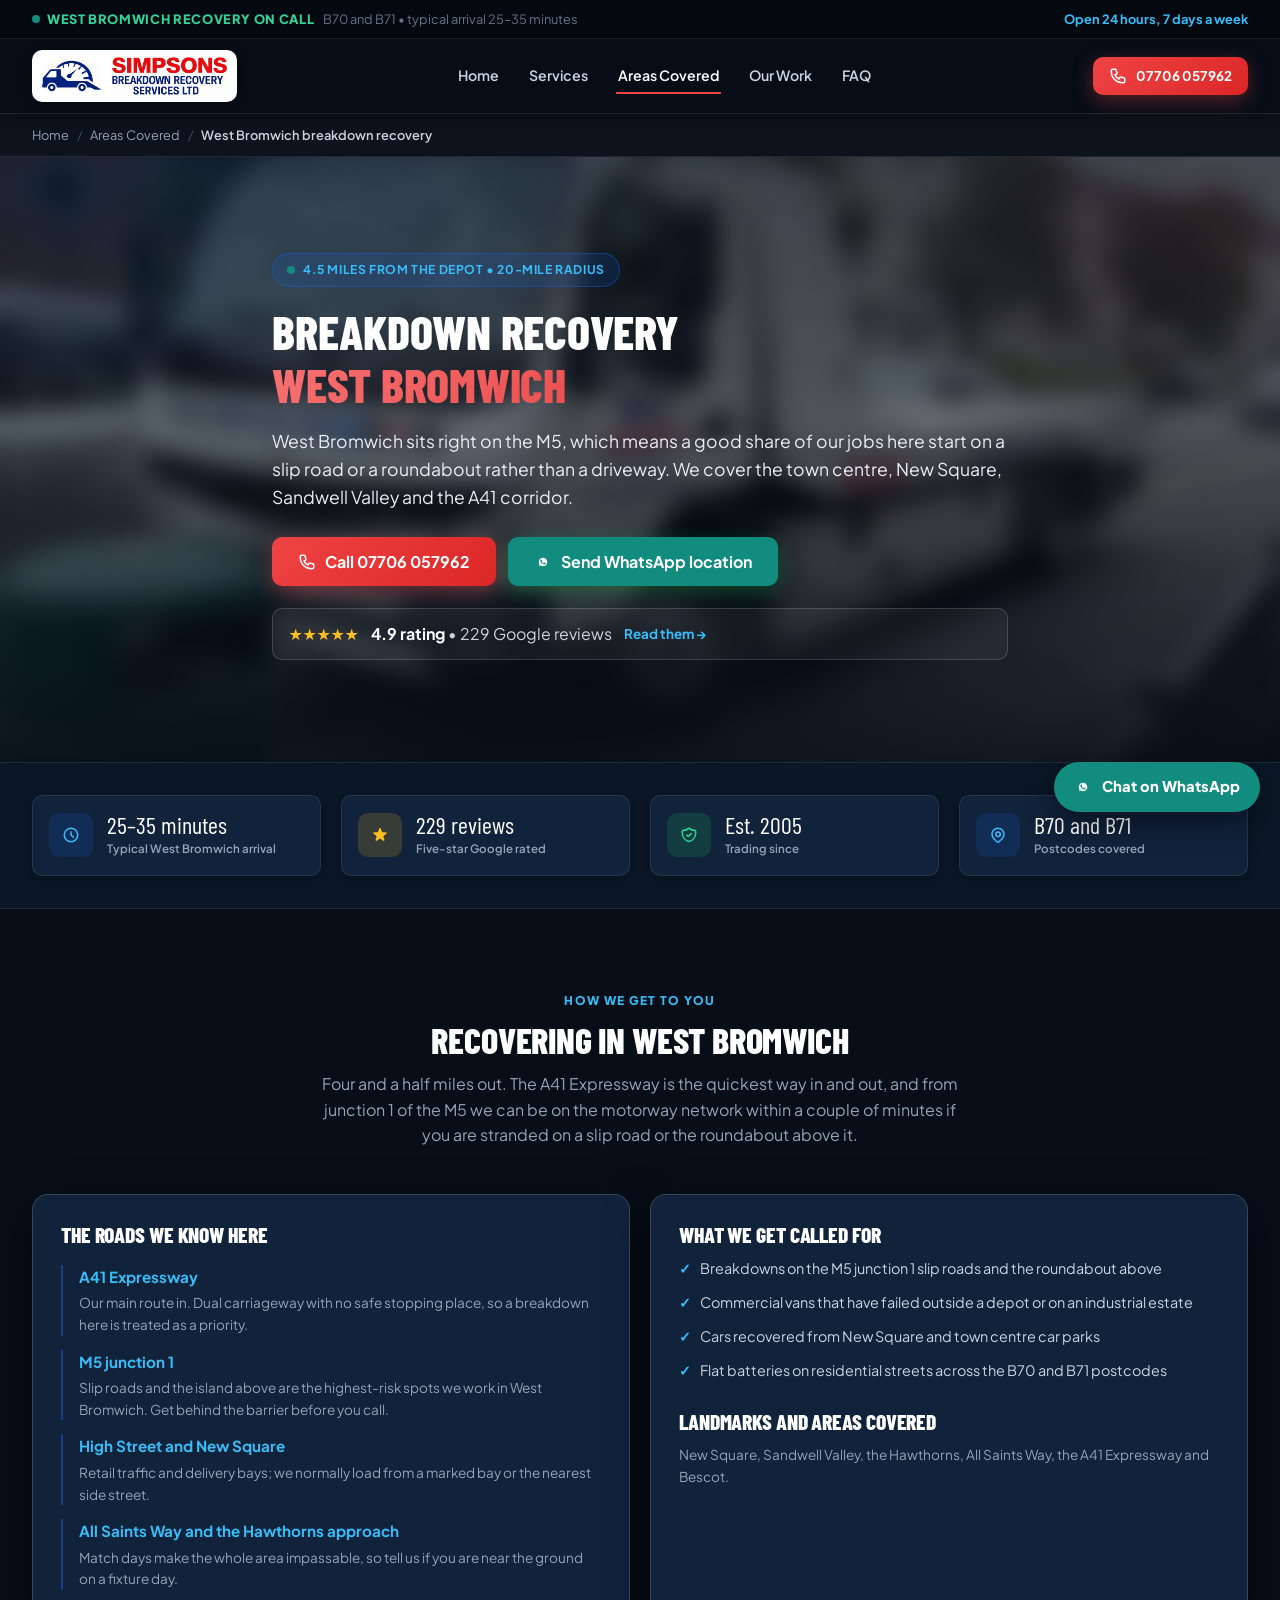
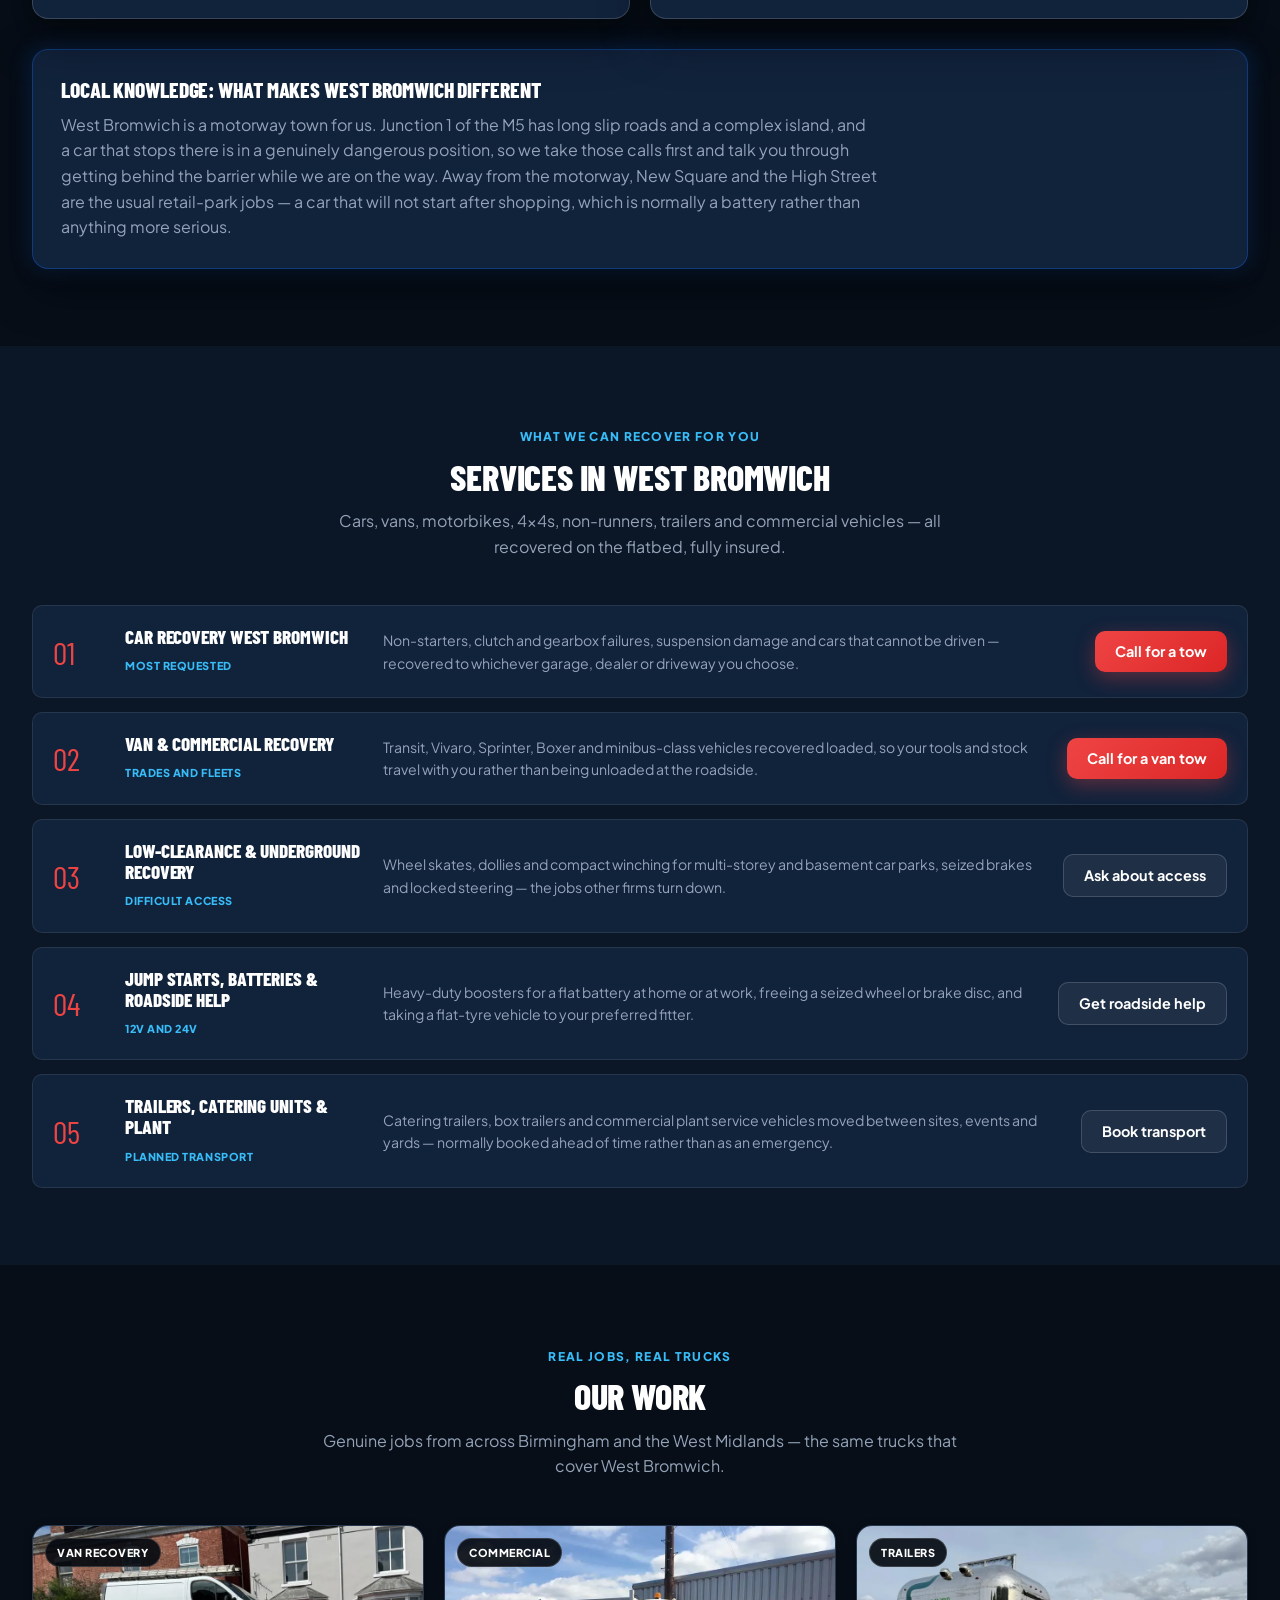
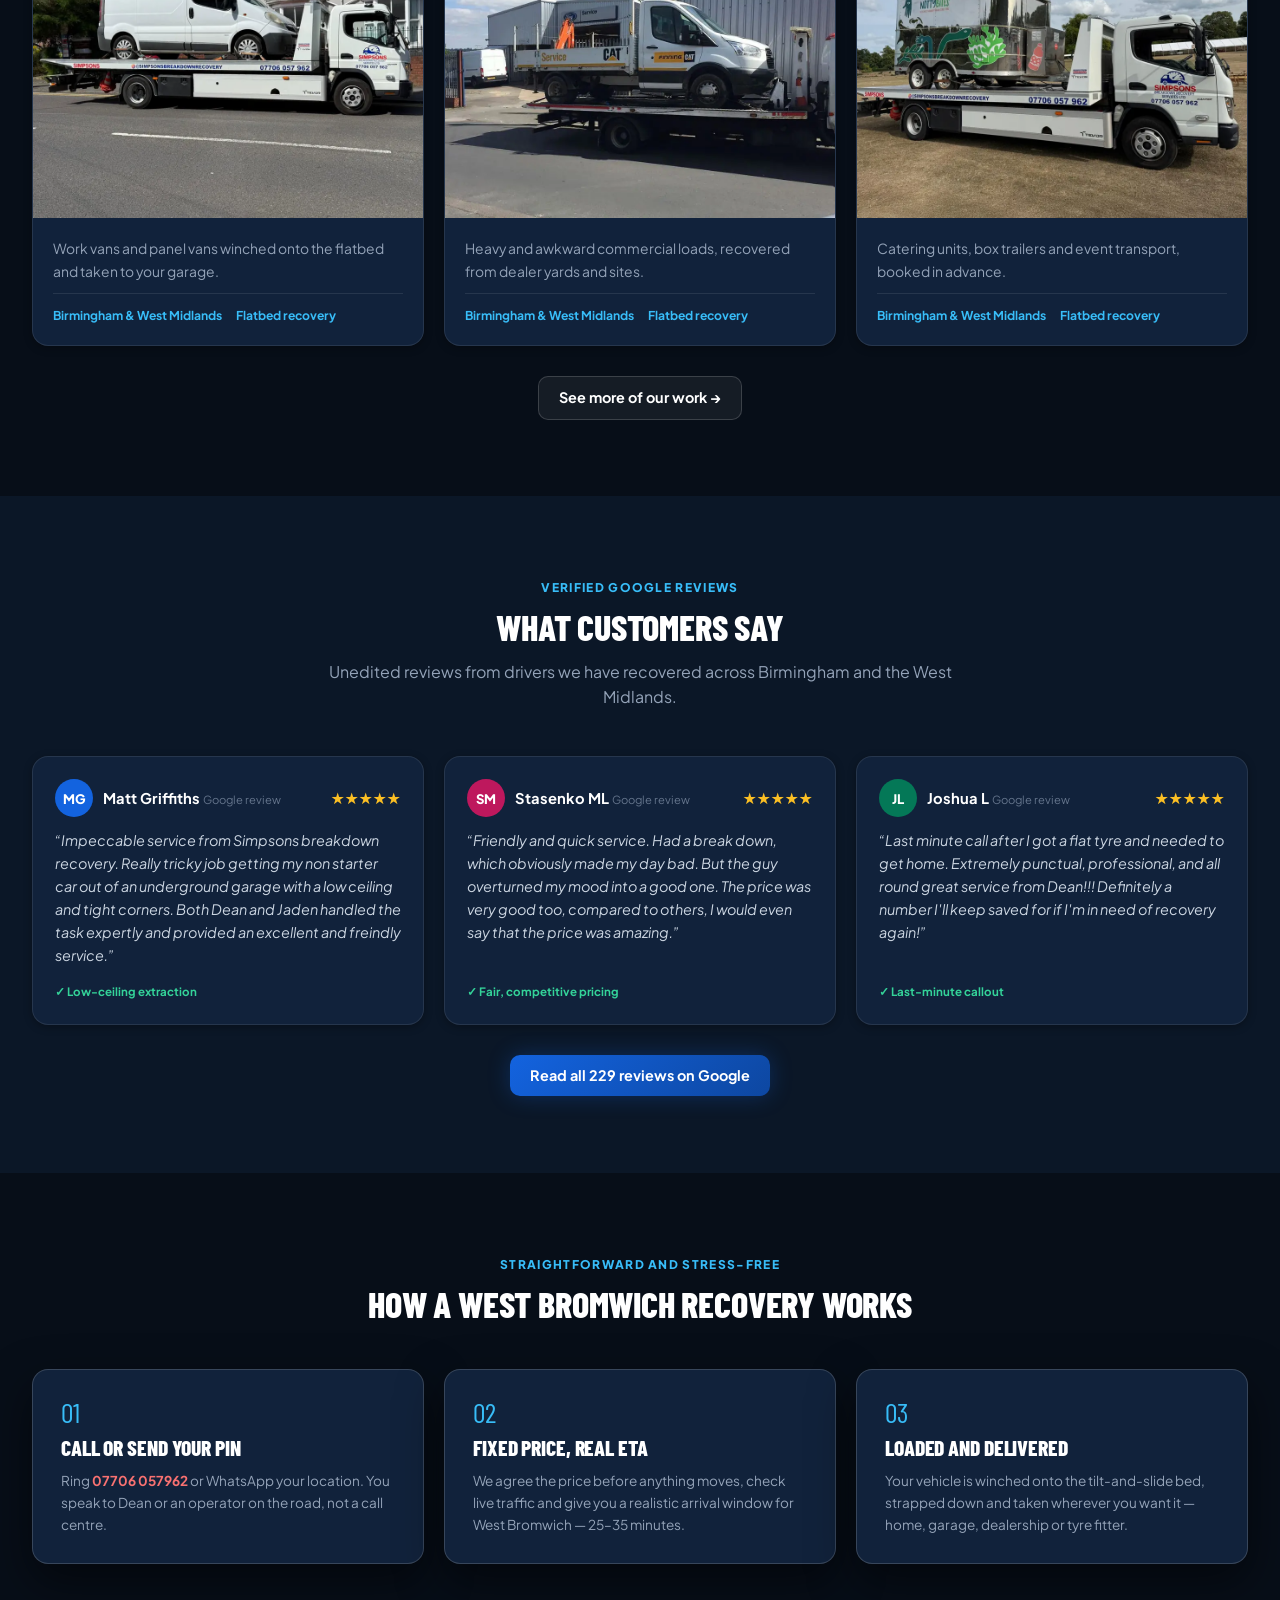
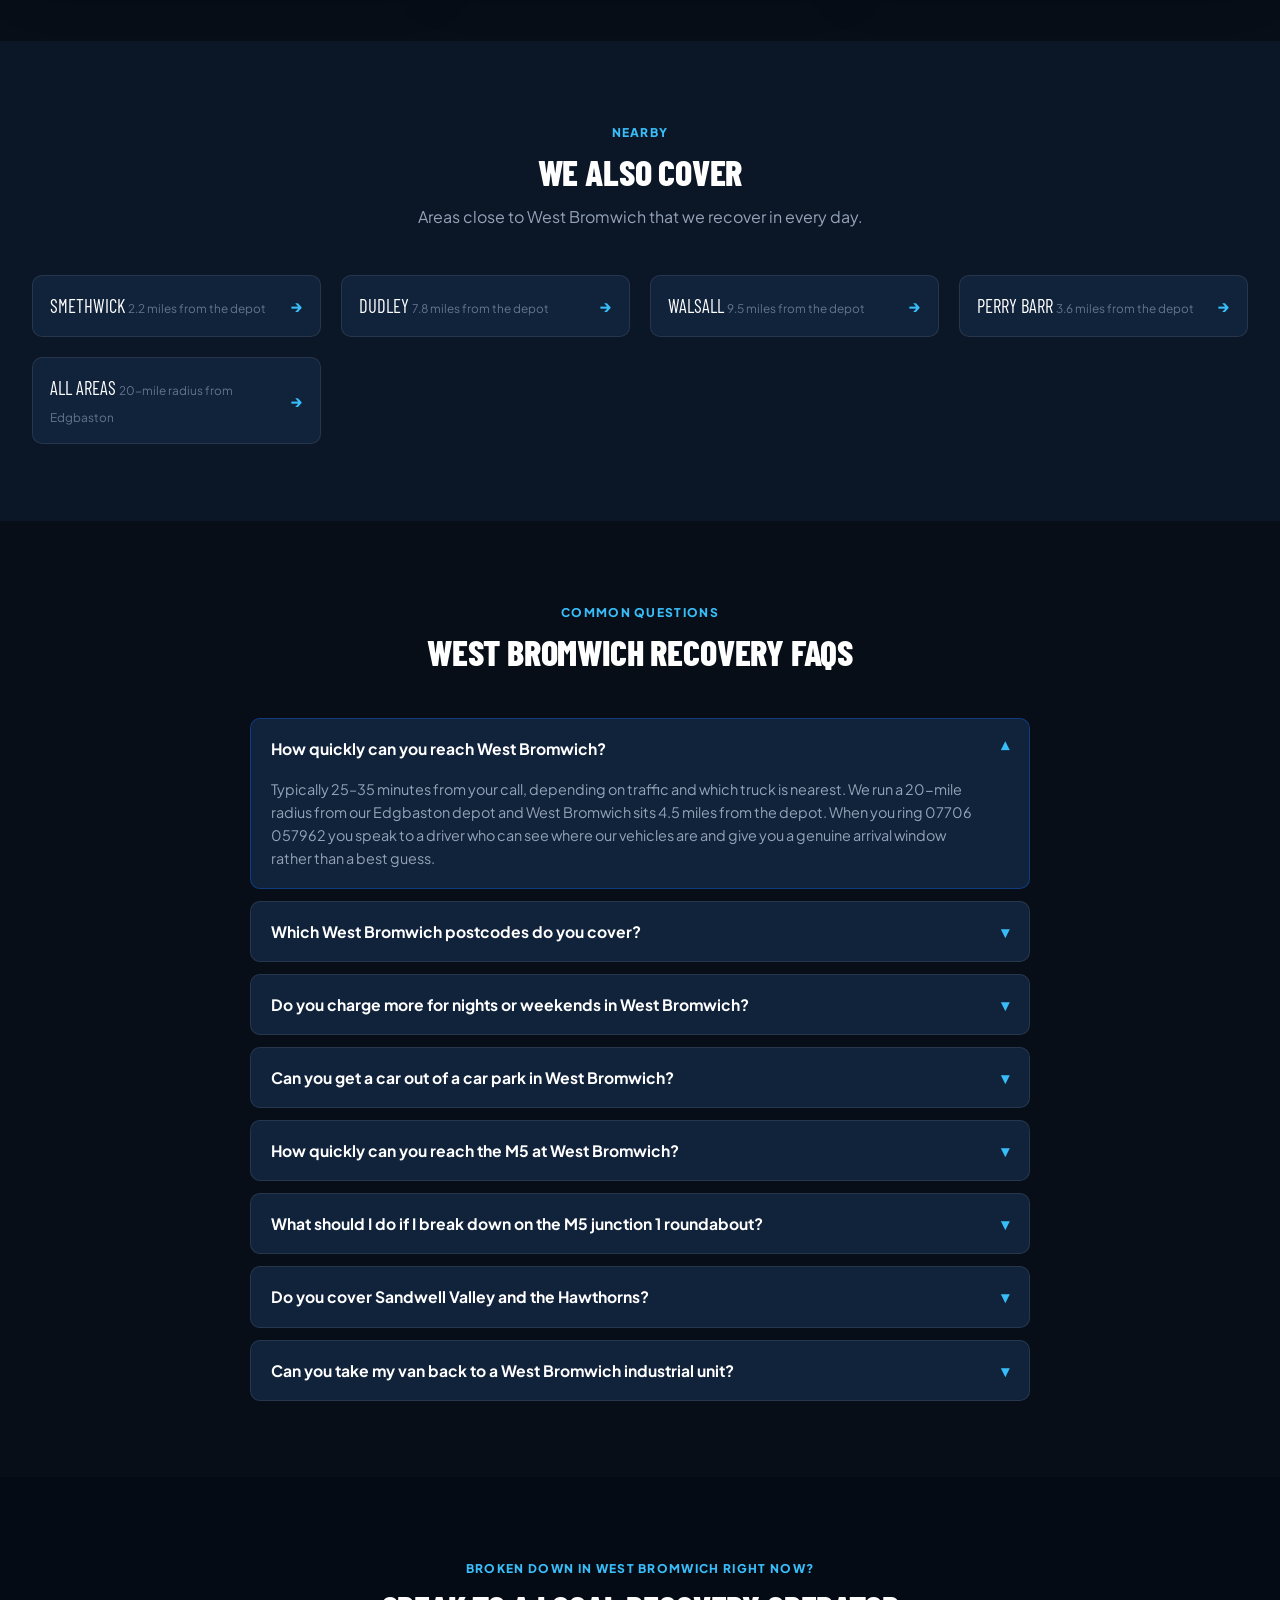
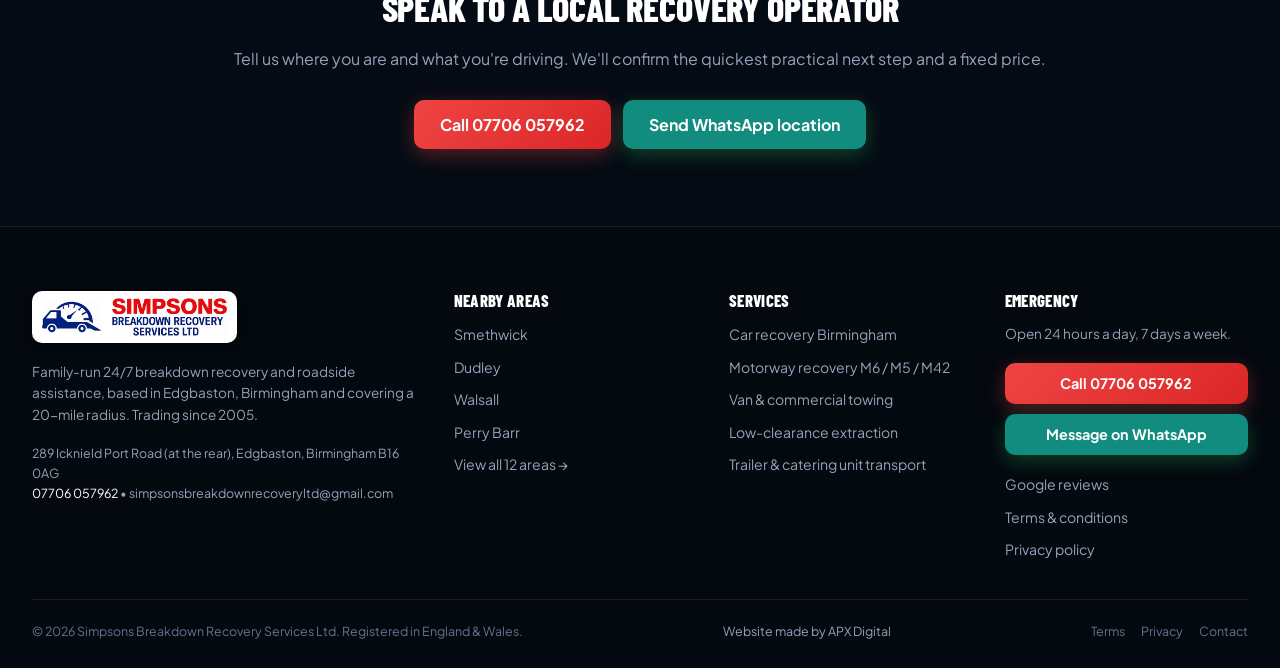
<file: areas/west-bromwich-breakdown-recovery.html>
<!DOCTYPE html>
<html lang="en-GB">
<head>
  <meta charset="UTF-8">
  <meta name="viewport" content="width=device-width, initial-scale=1">
  <title>Breakdown Recovery West Bromwich | 24/7 Simpsons Recovery</title>
  <meta name="description" content="24/7 breakdown recovery in West Bromwich. Typical arrival 25–35 minutes, fixed prices and 229 five-star reviews. Call Simpsons on 07706 057962.">

  <link rel="canonical" href="https://simpsonsbreakdownrecovery.co.uk/areas/west-bromwich-breakdown-recovery.html">
  <meta name="robots" content="index, follow">
  <meta name="googlebot" content="index, follow, max-image-preview:large, max-snippet:-1, max-video-preview:-1">
  <meta name="author" content="Simpsons Breakdown Recovery Services Ltd">
  <meta name="theme-color" content="#070e18">

  <!-- Geo signals -->
  <meta name="geo.region" content="GB-BIR">
  <meta name="geo.placename" content="West Bromwich, Birmingham">
  <meta name="geo.position" content="52.4844;-1.9351">
  <meta name="ICBM" content="52.4844, -1.9351">

  <!-- Open Graph -->
  <meta property="og:type" content="website">
  <meta property="og:site_name" content="Simpsons Breakdown Recovery Services Ltd">
  <meta property="og:locale" content="en_GB">
  <meta property="og:title" content="Breakdown Recovery West Bromwich | 24/7 Simpsons Recovery">
  <meta property="og:description" content="24/7 breakdown recovery in West Bromwich. Typical arrival 25–35 minutes, fixed prices and 229 five-star reviews. Call Simpsons on 07706 057962.">
  <meta property="og:url" content="https://simpsonsbreakdownrecovery.co.uk/areas/west-bromwich-breakdown-recovery.html">
  <meta property="og:image" content="https://simpsonsbreakdownrecovery.co.uk/images/og-image.jpg">
  <meta property="og:image:width" content="1200">
  <meta property="og:image:height" content="630">
  <meta property="og:image:alt" content="Simpsons Breakdown Recovery Services Ltd — 24/7 breakdown recovery in Birmingham">

  <!-- Twitter / X -->
  <meta name="twitter:card" content="summary_large_image">
  <meta name="twitter:title" content="Breakdown Recovery West Bromwich | 24/7 Simpsons Recovery">
  <meta name="twitter:description" content="24/7 breakdown recovery in West Bromwich. Typical arrival 25–35 minutes, fixed prices and 229 five-star reviews. Call Simpsons on 07706 057962.">
  <meta name="twitter:image" content="https://simpsonsbreakdownrecovery.co.uk/images/og-image.jpg">
  <meta name="twitter:image:alt" content="Simpsons Breakdown Recovery Services Ltd — 24/7 breakdown recovery in Birmingham">

  <link rel="icon" href="../images/icon-32.png" sizes="32x32" type="image/png">
  <link rel="icon" href="../images/icon-512.png" sizes="512x512" type="image/png">
  <link rel="apple-touch-icon" href="../images/icon-180.png">
  <link rel="preload" as="image" href="../images/logo.webp">
  <link rel="preconnect" href="https://fonts.googleapis.com">
  <link rel="preconnect" href="https://fonts.gstatic.com" crossorigin>
  <link href="https://fonts.googleapis.com/css2?family=Barlow+Condensed:wght@700;800;900&family=Plus+Jakarta+Sans:wght@400;500;600;700;800&display=swap" rel="stylesheet">
  <link rel="stylesheet" href="../css/style.css">

  <!-- Google tag (gtag.js) — GA4 G-FZKR7KYQ15 -->
  <script async src="https://www.googletagmanager.com/gtag/js?id=G-FZKR7KYQ15"></script>
  <script>
    window.dataLayer = window.dataLayer || [];
    function gtag(){dataLayer.push(arguments);}
    gtag('js', new Date());

    gtag('config', 'G-FZKR7KYQ15');
  </script>

  <script type="application/ld+json">
{
  "@context": "https://schema.org",
  "@graph": [
    {
      "@type": [
        "AutoRepair",
        "EmergencyService"
      ],
      "@id": "https://simpsonsbreakdownrecovery.co.uk/areas/west-bromwich-breakdown-recovery.html#business",
      "name": "Simpsons Breakdown Recovery Services Ltd — West Bromwich",
      "legalName": "Simpsons Breakdown Recovery Services Ltd",
      "url": "https://simpsonsbreakdownrecovery.co.uk/areas/west-bromwich-breakdown-recovery.html",
      "telephone": "+447706057962",
      "email": "simpsonsbreakdownrecoveryltd@gmail.com",
      "priceRange": "££",
      "currenciesAccepted": "GBP",
      "paymentAccepted": "Cash, Bank transfer, Card",
      "image": "https://simpsonsbreakdownrecovery.co.uk/images/work-van-recovery.webp",
      "logo": {
        "@type": "ImageObject",
        "url": "https://simpsonsbreakdownrecovery.co.uk/images/logo.webp",
        "width": 661,
        "height": 143
      },
      "foundingDate": "2005",
      "description": "Family-run 24/7 breakdown recovery, vehicle towing and roadside assistance covering Birmingham and the West Midlands within a 20-mile radius of the Edgbaston depot. Cars, vans, motorbikes, 4x4s, non-runners and trailers.",
      "address": {
        "@type": "PostalAddress",
        "streetAddress": "289 Icknield Port Road, At the rear",
        "addressLocality": "Edgbaston, Birmingham",
        "addressRegion": "West Midlands",
        "postalCode": "B16 0AG",
        "addressCountry": "GB"
      },
      "geo": {
        "@type": "GeoCoordinates",
        "latitude": "52.4844",
        "longitude": "-1.9351"
      },
      "hasMap": "https://maps.google.com/?cid=7538252664488705060",
      "openingHoursSpecification": [
        {
          "@type": "OpeningHoursSpecification",
          "dayOfWeek": [
            "Monday",
            "Tuesday",
            "Wednesday",
            "Thursday",
            "Friday",
            "Saturday",
            "Sunday"
          ],
          "opens": "00:00",
          "closes": "23:59"
        }
      ],
      "areaServed": {
        "@type": "AdministrativeArea",
        "name": "West Bromwich"
      },
      "aggregateRating": {
        "@type": "AggregateRating",
        "ratingValue": "4.9",
        "reviewCount": "229",
        "bestRating": "5",
        "worstRating": "1"
      },
      "sameAs": [
        "https://x.com/SRecoveryl15565",
        "https://maps.google.com/?cid=7538252664488705060"
      ],
      "hasOfferCatalog": {
        "@type": "OfferCatalog",
        "name": "Breakdown recovery and vehicle transport services",
        "itemListElement": [
          {
            "@type": "Offer",
            "itemOffered": {
              "@type": "Service",
              "name": "Car recovery Birmingham",
              "description": "24/7 car recovery and towing for non-starters, clutch and gearbox failures, suspension damage and accident damage.",
              "areaServed": {
                "@type": "City",
                "name": "Birmingham"
              }
            }
          },
          {
            "@type": "Offer",
            "itemOffered": {
              "@type": "Service",
              "name": "Motorway recovery",
              "description": "Priority recovery from hard shoulders and emergency refuge areas on the M6, M5 and M42 and the A38(M).",
              "areaServed": {
                "@type": "City",
                "name": "Birmingham"
              }
            }
          },
          {
            "@type": "Offer",
            "itemOffered": {
              "@type": "Service",
              "name": "Van and commercial vehicle recovery",
              "description": "Loaded vans, minibuses and light commercial vehicles recovered with the load on board.",
              "areaServed": {
                "@type": "City",
                "name": "Birmingham"
              }
            }
          },
          {
            "@type": "Offer",
            "itemOffered": {
              "@type": "Service",
              "name": "Low-clearance and underground recovery",
              "description": "Wheel skates, dollies and compact winching for multi-storey and basement car parks, seized brakes and locked steering.",
              "areaServed": {
                "@type": "City",
                "name": "Birmingham"
              }
            }
          },
          {
            "@type": "Offer",
            "itemOffered": {
              "@type": "Service",
              "name": "Jump starts and flat batteries",
              "description": "12V and 24V jump starts at home, at work or at the roadside, plus flat-tyre transport.",
              "areaServed": {
                "@type": "City",
                "name": "Birmingham"
              }
            }
          },
          {
            "@type": "Offer",
            "itemOffered": {
              "@type": "Service",
              "name": "Trailer, catering unit and plant transport",
              "description": "Catering trailers, box trailers and commercial plant vehicles moved between sites and events.",
              "areaServed": {
                "@type": "City",
                "name": "Birmingham"
              }
            }
          },
          {
            "@type": "Offer",
            "itemOffered": {
              "@type": "Service",
              "name": "Accident and non-runner transport",
              "description": "Scene clearance, documented transport for insurance claims and movement of non-runners between garages.",
              "areaServed": {
                "@type": "City",
                "name": "Birmingham"
              }
            }
          }
        ]
      }
    },
    {
      "@type": "WebSite",
      "@id": "https://simpsonsbreakdownrecovery.co.uk/#website",
      "url": "https://simpsonsbreakdownrecovery.co.uk",
      "name": "Simpsons Breakdown Recovery Services Ltd",
      "inLanguage": "en-GB",
      "publisher": {
        "@id": "https://simpsonsbreakdownrecovery.co.uk/#business"
      }
    },
    {
      "@type": "WebPage",
      "@id": "https://simpsonsbreakdownrecovery.co.uk/areas/west-bromwich-breakdown-recovery.html#webpage",
      "url": "https://simpsonsbreakdownrecovery.co.uk/areas/west-bromwich-breakdown-recovery.html",
      "name": "Breakdown Recovery West Bromwich | 24/7 Simpsons Recovery",
      "description": "24/7 breakdown recovery in West Bromwich. Typical arrival 25–35 minutes, fixed prices and 229 five-star reviews. Call Simpsons on 07706 057962.",
      "isPartOf": {
        "@id": "https://simpsonsbreakdownrecovery.co.uk/#website"
      },
      "about": {
        "@id": "https://simpsonsbreakdownrecovery.co.uk/#business"
      },
      "inLanguage": "en-GB"
    },
    {
      "@type": "BreadcrumbList",
      "@id": "https://simpsonsbreakdownrecovery.co.uk/areas/west-bromwich-breakdown-recovery.html#breadcrumb",
      "itemListElement": [
        {
          "@type": "ListItem",
          "position": 1,
          "name": "Home",
          "item": "https://simpsonsbreakdownrecovery.co.uk/"
        },
        {
          "@type": "ListItem",
          "position": 2,
          "name": "Areas Covered",
          "item": "https://simpsonsbreakdownrecovery.co.uk/#areas"
        },
        {
          "@type": "ListItem",
          "position": 3,
          "name": "West Bromwich breakdown recovery"
        }
      ]
    },
    {
      "@type": "FAQPage",
      "@id": "https://simpsonsbreakdownrecovery.co.uk/areas/west-bromwich-breakdown-recovery.html#faq",
      "mainEntity": [
        {
          "@type": "Question",
          "name": "How quickly can you reach West Bromwich?",
          "acceptedAnswer": {
            "@type": "Answer",
            "text": "Typically 25–35 minutes from your call, depending on traffic and which truck is nearest. We run a 20-mile radius from our Edgbaston depot and West Bromwich sits 4.5 miles from the depot. When you ring 07706 057962 you speak to a driver who can see where our vehicles are and give you a genuine arrival window rather than a best guess."
          }
        },
        {
          "@type": "Question",
          "name": "Which West Bromwich postcodes do you cover?",
          "acceptedAnswer": {
            "@type": "Answer",
            "text": "We cover B70 and B71, along with the surrounding streets and the main routes through the area — the A41 Expressway, M5 junction 1, High Street and All Saints Way. If you are just outside these postcodes, call with your location and we will tell you straight away whether we can get to you."
          }
        },
        {
          "@type": "Question",
          "name": "Do you charge more for nights or weekends in West Bromwich?",
          "acceptedAnswer": {
            "@type": "Answer",
            "text": "No. We quote a fixed price before the truck is dispatched, whatever the hour. There is no after-hours loading added later, no hidden mileage surcharge, and no charge for getting a price from us."
          }
        },
        {
          "@type": "Question",
          "name": "Can you get a car out of a car park in West Bromwich?",
          "acceptedAnswer": {
            "@type": "Answer",
            "text": "Yes. Multi-storey and basement car parks are one of our specialities. We carry low-profile wheel skates, dollies and compact winching equipment, so a vehicle that will not start or will not roll can be moved out without damage to the bodywork, the wheels or the building."
          }
        },
        {
          "@type": "Question",
          "name": "How quickly can you reach the M5 at West Bromwich?",
          "acceptedAnswer": {
            "@type": "Answer",
            "text": "It is about 4.5 miles from the depot and we use the A41 Expressway to get there, so typically 25 to 35 minutes. Motorway and slip-road calls are treated as priority because of the risk to you."
          }
        },
        {
          "@type": "Question",
          "name": "What should I do if I break down on the M5 junction 1 roundabout?",
          "acceptedAnswer": {
            "@type": "Answer",
            "text": "Get off the carriageway if you can and onto the verge or a refuge, put your hazards on, and stay behind the barrier rather than beside the car. Then call us with the junction number and which direction you were travelling."
          }
        },
        {
          "@type": "Question",
          "name": "Do you cover Sandwell Valley and the Hawthorns?",
          "acceptedAnswer": {
            "@type": "Answer",
            "text": "Yes, both, though on match days the roads around the ground can be closed or one-way. If you break down near the stadium on a fixture day, phone us and we will talk you through where we can realistically reach you."
          }
        },
        {
          "@type": "Question",
          "name": "Can you take my van back to a West Bromwich industrial unit?",
          "acceptedAnswer": {
            "@type": "Answer",
            "text": "Yes. Give us the unit address and a contact name for the gate and we will deliver it straight there, loaded, rather than dropping it at a garage you did not ask for."
          }
        }
      ]
    }
  ]
}
  </script>
</head>
<body>

<a class="skip-link" href="#main">Skip to content</a>

<div class="ticker">
  <div class="shell ticker__inner">
    <div class="ticker__left">
      <span class="ticker__live"><span class="dot"></span> West Bromwich recovery on call</span>
      <span class="ticker__detail">B70 and B71 &bull; typical arrival 25–35 minutes</span>
    </div>
    <span class="ticker__note">Open 24 hours, 7 days a week</span>
  </div>
</div>

<header class="site-header">
  <div class="shell site-header__inner">

    <a href="../index.html" class="brand" aria-label="Simpsons Breakdown Recovery Services Ltd — home">
      <span class="brand__plate">
        <img class="brand__logo" src="../images/logo.webp" width="661" height="143" alt="Simpsons Breakdown Recovery Services Ltd" fetchpriority="high" decoding="async">
      </span>
    </a>

    <nav class="nav" aria-label="Main">
      <a href="../index.html">Home</a>
      <a href="../index.html#services">Services</a>
      <a href="../index.html#areas" class="is-active">Areas Covered</a>
      <a href="../index.html#work">Our Work</a>
      <a href="../index.html#faq">FAQ</a>
    </nav>

    <div class="header-actions">
      <a href="tel:07706057962" class="btn btn--red btn--sm">
        <svg class="icon" fill="none" stroke="currentColor" viewBox="0 0 24 24" aria-hidden="true"><path stroke-linecap="round" stroke-linejoin="round" stroke-width="2" d="M3 5a2 2 0 012-2h3.28a1 1 0 01.948.684l1.498 4.493a1 1 0 01-.502 1.21l-2.257 1.13a11.042 11.042 0 005.516 5.516l1.13-2.257a1 1 0 011.21-.502l4.493 1.498a1 1 0 01.684.949V19a2 2 0 01-2 2h-1C9.716 21 3 14.284 3 6V5z"/></svg>
        <span class="nowrap">07706 057962</span>
      </a>
      <button class="menu-toggle" id="menuToggle" type="button" aria-label="Menu" aria-expanded="false" aria-controls="mobileNav">
        <span></span><span></span><span></span>
      </button>
    </div>
  </div>

  <nav class="mobile-nav" id="mobileNav" aria-label="Mobile">
    <a href="../index.html">Home</a>
    <a href="../index.html#services">Services</a>
    <a href="../index.html#areas">Areas Covered</a>
    <a href="../index.html#work">Our Work</a>
    <a href="../index.html#faq">FAQ</a>
    <div class="mobile-nav__cta">
      <a href="tel:07706057962" class="btn btn--red btn--block">Call 07706 057962</a>
    </div>
  </nav>
</header>

<main id="main">

  <nav class="breadcrumb" aria-label="Breadcrumb">
    <div class="shell breadcrumb__inner">
      <a href="../index.html">Home</a>
      <span class="breadcrumb__sep" aria-hidden="true">/</span>
      <a href="../index.html#areas">Areas Covered</a>
      <span class="breadcrumb__sep" aria-hidden="true">/</span>
      <span aria-current="page">West Bromwich breakdown recovery</span>
    </div>
  </nav>

  <section class="hero">
    <div class="hero__bg" aria-hidden="true"></div>
    <div class="hero__scrim" aria-hidden="true"></div>

    <div class="shell hero__inner">
      <span class="pill"><span class="dot"></span> 4.5 miles from the depot &bull; 20-mile radius</span>

      <h1>Breakdown recovery <span class="hero__accent">West Bromwich</span></h1>

      <p class="lead hero__lead">West Bromwich sits right on the M5, which means a good share of our jobs here start on a slip road or a roundabout rather than a driveway. We cover the town centre, New Square, Sandwell Valley and the A41 corridor.</p>

      <div class="hero__cta">
        <a href="tel:07706057962" class="btn btn--red btn--lg">
          <svg class="icon" fill="none" stroke="currentColor" viewBox="0 0 24 24" aria-hidden="true"><path stroke-linecap="round" stroke-linejoin="round" stroke-width="2" d="M3 5a2 2 0 012-2h3.28a1 1 0 01.948.684l1.498 4.493a1 1 0 01-.502 1.21l-2.257 1.13a11.042 11.042 0 005.516 5.516l1.13-2.257a1 1 0 011.21-.502l4.493 1.498a1 1 0 01.684.949V19a2 2 0 01-2 2h-1C9.716 21 3 14.284 3 6V5z"/></svg>
          Call 07706 057962
        </a>
        <a href="https://wa.me/447706057962?text=Hello%20Simpsons%20Recovery,%20I%20have%20broken%20down%20in%20West%20Bromwich.%20Here%20is%20my%20location:" target="_blank" rel="noopener" class="btn btn--green btn--lg">
          <svg class="icon" fill="currentColor" viewBox="0 0 24 24" aria-hidden="true"><path d="M12.03 6.17c-3.18 0-5.76 2.59-5.76 5.77 0 1.3.38 2.27 1.02 3.28l-.58 2.13 2.18-.57c.98.58 1.91.93 3.14.93 3.18 0 5.77-2.59 5.77-5.77 0-3.19-2.58-5.77-5.77-5.77zm3.39 8.24c-.14.4-.84.77-1.17.82-.3.05-.68.06-1.09-.07-.25-.08-.58-.19-.99-.36-1.74-.75-2.87-2.5-2.96-2.62-.09-.11-.71-.94-.71-1.79s.45-1.27.61-1.45c.16-.17.35-.22.46-.22h.33c.11 0 .25-.04.39.3.14.35.49 1.2.53 1.29.04.09.07.19.01.3-.06.12-.09.19-.17.29l-.26.3c-.09.09-.18.18-.08.36.1.17.45.74.96 1.2.66.59 1.22.77 1.4.86.17.09.27.07.37-.04.1-.12.43-.51.55-.68.12-.17.23-.14.39-.09.16.06 1.01.48 1.18.56.17.09.29.13.33.2.05.07.05.42-.1.83z"/></svg>
          Send WhatsApp location
        </a>
      </div>

      <a class="review-badge" href="https://share.google/FIO6KZSxKO3p8ohXX" target="_blank" rel="noopener">
        <span class="stars" aria-hidden="true">★★★★★</span>
        <span><strong style="color:#fff">4.9 rating</strong> &bull; 229 Google reviews</span>
        <span class="review-badge__link">Read them &rarr;</span>
      </a>
    </div>
  </section>

  <section class="metrics">
    <div class="shell grid grid-4">
      <div class="metric">
        <span class="metric__icon">
          <svg class="icon" fill="none" stroke="currentColor" viewBox="0 0 24 24" aria-hidden="true"><path stroke-linecap="round" stroke-linejoin="round" stroke-width="2" d="M12 8v4l3 3m6-3a9 9 0 11-18 0 9 9 0 0118 0z"/></svg>
        </span>
        <span>
          <span class="metric__value">25–35 minutes</span>
          <span class="metric__label">Typical West Bromwich arrival</span>
        </span>
      </div>
      <div class="metric">
        <span class="metric__icon metric__icon--amber">
          <svg class="icon" fill="currentColor" viewBox="0 0 20 20" aria-hidden="true"><path d="M9.05 2.93c.3-.92 1.6-.92 1.9 0l1.07 3.29a1 1 0 00.95.69h3.46c.97 0 1.37 1.24.59 1.81l-2.8 2.03a1 1 0 00-.36 1.12l1.07 3.29c.3.92-.76 1.69-1.54 1.12l-2.8-2.03a1 1 0 00-1.18 0l-2.8 2.03c-.78.57-1.84-.2-1.54-1.12l1.07-3.29a1 1 0 00-.36-1.12L2.98 8.72c-.78-.57-.38-1.81.59-1.81h3.46a1 1 0 00.95-.69l1.07-3.29z"/></svg>
        </span>
        <span>
          <span class="metric__value">229 reviews</span>
          <span class="metric__label">Five-star Google rated</span>
        </span>
      </div>
      <div class="metric">
        <span class="metric__icon metric__icon--green">
          <svg class="icon" fill="none" stroke="currentColor" viewBox="0 0 24 24" aria-hidden="true"><path stroke-linecap="round" stroke-linejoin="round" stroke-width="2" d="M9 12l2 2 4-4m5.6-4A12 12 0 0112 2.9 12 12 0 013.4 6 12 12 0 003 9c0 5.6 3.8 10.3 9 11.6 5.2-1.3 9-6 9-11.6 0-1-.1-2-.4-3z"/></svg>
        </span>
        <span>
          <span class="metric__value">Est. 2005</span>
          <span class="metric__label">Trading since</span>
        </span>
      </div>
      <div class="metric">
        <span class="metric__icon">
          <svg class="icon" fill="none" stroke="currentColor" viewBox="0 0 24 24" aria-hidden="true"><path stroke-linecap="round" stroke-linejoin="round" stroke-width="2" d="M17.7 16.7L13.4 20.9a2 2 0 01-2.8 0l-4.3-4.2a8 8 0 1111.4 0z"/><path stroke-linecap="round" stroke-linejoin="round" stroke-width="2" d="M15 11a3 3 0 11-6 0 3 3 0 016 0z"/></svg>
        </span>
        <span>
          <span class="metric__value">B70 and B71</span>
          <span class="metric__label">Postcodes covered</span>
        </span>
      </div>
    </div>
  </section>

  <section class="section">
    <div class="shell">
      <div class="section-head">
        <span class="eyebrow">How we get to you</span>
        <h2>Recovering in West Bromwich</h2>
        <p class="muted">Four and a half miles out. The A41 Expressway is the quickest way in and out, and from junction 1 of the M5 we can be on the motorway network within a couple of minutes if you are stranded on a slip road or the roundabout above it.</p>
      </div>

      <div class="grid grid-2">
        <article class="panel">
          <h3 class="mb-md">The roads we know here</h3>
          <ul class="route-list">
          <li>
            <strong class="text-cyan">A41 Expressway</strong>
            <span class="muted small">Our main route in. Dual carriageway with no safe stopping place, so a breakdown here is treated as a priority.</span>
          </li>
          <li>
            <strong class="text-cyan">M5 junction 1</strong>
            <span class="muted small">Slip roads and the island above are the highest-risk spots we work in West Bromwich. Get behind the barrier before you call.</span>
          </li>
          <li>
            <strong class="text-cyan">High Street and New Square</strong>
            <span class="muted small">Retail traffic and delivery bays; we normally load from a marked bay or the nearest side street.</span>
          </li>
          <li>
            <strong class="text-cyan">All Saints Way and the Hawthorns approach</strong>
            <span class="muted small">Match days make the whole area impassable, so tell us if you are near the ground on a fixture day.</span>
          </li>
          </ul>
        </article>

        <article class="panel">
          <h3 class="mb-sm">What we get called for</h3>
          <ul class="check-list mb-lg">
            <li>Breakdowns on the M5 junction 1 slip roads and the roundabout above</li>
            <li>Commercial vans that have failed outside a depot or on an industrial estate</li>
            <li>Cars recovered from New Square and town centre car parks</li>
            <li>Flat batteries on residential streets across the B70 and B71 postcodes</li>
          </ul>
          <h3 class="mb-sm">Landmarks and areas covered</h3>
          <p class="muted small mb-0">New Square, Sandwell Valley, the Hawthorns, All Saints Way, the A41 Expressway and Bescot.</p>
        </article>
      </div>

      <div class="panel panel--glow mt-lg">
        <h3 class="mb-sm">Local knowledge: what makes West Bromwich different</h3>
        <p class="muted mb-0">West Bromwich is a motorway town for us. Junction 1 of the M5 has long slip roads and a complex island, and a car that stops there is in a genuinely dangerous position, so we take those calls first and talk you through getting behind the barrier while we are on the way. Away from the motorway, New Square and the High Street are the usual retail-park jobs — a car that will not start after shopping, which is normally a battery rather than anything more serious.</p>
      </div>
    </div>
  </section>

  <section class="section section--alt">
    <div class="shell">
      <div class="section-head">
        <span class="eyebrow">What we can recover for you</span>
        <h2>Services in West Bromwich</h2>
        <p class="muted">Cars, vans, motorbikes, 4x4s, non-runners, trailers and commercial vehicles — all recovered on the flatbed, fully insured.</p>
      </div>

      <div class="stack">
        <article class="service-row">
          <div class="service-row__num">01</div>
          <div class="service-row__name">
            <h3>Car recovery West Bromwich</h3>
            <span class="service-row__tag">Most requested</span>
          </div>
          <p class="service-row__desc">Non-starters, clutch and gearbox failures, suspension damage and cars that cannot be driven — recovered to whichever garage, dealer or driveway you choose.</p>
          <div class="service-row__cta"><a href="tel:07706057962" class="btn btn--red">Call for a tow</a></div>
        </article>

        <article class="service-row">
          <div class="service-row__num">02</div>
          <div class="service-row__name">
            <h3>Van &amp; commercial recovery</h3>
            <span class="service-row__tag">Trades and fleets</span>
          </div>
          <p class="service-row__desc">Transit, Vivaro, Sprinter, Boxer and minibus-class vehicles recovered loaded, so your tools and stock travel with you rather than being unloaded at the roadside.</p>
          <div class="service-row__cta"><a href="tel:07706057962" class="btn btn--red">Call for a van tow</a></div>
        </article>

        <article class="service-row">
          <div class="service-row__num">03</div>
          <div class="service-row__name">
            <h3>Low-clearance &amp; underground recovery</h3>
            <span class="service-row__tag">Difficult access</span>
          </div>
          <p class="service-row__desc">Wheel skates, dollies and compact winching for multi-storey and basement car parks, seized brakes and locked steering — the jobs other firms turn down.</p>
          <div class="service-row__cta"><a href="../index.html#contact" class="btn btn--ghost">Ask about access</a></div>
        </article>

        <article class="service-row">
          <div class="service-row__num">04</div>
          <div class="service-row__name">
            <h3>Jump starts, batteries &amp; roadside help</h3>
            <span class="service-row__tag">12V and 24V</span>
          </div>
          <p class="service-row__desc">Heavy-duty boosters for a flat battery at home or at work, freeing a seized wheel or brake disc, and taking a flat-tyre vehicle to your preferred fitter.</p>
          <div class="service-row__cta"><a href="tel:07706057962" class="btn btn--ghost">Get roadside help</a></div>
        </article>

        <article class="service-row">
          <div class="service-row__num">05</div>
          <div class="service-row__name">
            <h3>Trailers, catering units &amp; plant</h3>
            <span class="service-row__tag">Planned transport</span>
          </div>
          <p class="service-row__desc">Catering trailers, box trailers and commercial plant service vehicles moved between sites, events and yards — normally booked ahead of time rather than as an emergency.</p>
          <div class="service-row__cta"><a href="tel:07706057962" class="btn btn--ghost">Book transport</a></div>
        </article>
      </div>
    </div>
  </section>

  <section class="section">
    <div class="shell">
      <div class="section-head">
        <span class="eyebrow">Real jobs, real trucks</span>
        <h2>Our work</h2>
        <p class="muted">Genuine jobs from across Birmingham and the West Midlands — the same trucks that cover West Bromwich.</p>
      </div>

      <div class="grid grid-3">
        <article class="work-card">
          <div class="work-card__media">
            <img src="../images/work-van-recovery.webp" width="1100" height="1100" loading="lazy" decoding="async"
                 alt="Simpsons Breakdown Recovery flatbed loading a white Renault Trafic work van in Birmingham">
            <span class="work-card__badge">Van recovery</span>
          </div>
          <div class="work-card__body">
            <p>Work vans and panel vans winched onto the flatbed and taken to your garage.</p>
            <div class="work-card__meta"><span>Birmingham &amp; West Midlands</span><span>Flatbed recovery</span></div>
          </div>
        </article>
        <article class="work-card">
          <div class="work-card__media">
            <img src="../images/work-cat-service-truck.webp" width="960" height="720" loading="lazy" decoding="async"
                 alt="Plant service truck with a mounted crane loaded on a Simpsons flatbed recovery truck">
            <span class="work-card__badge">Commercial</span>
          </div>
          <div class="work-card__body">
            <p>Heavy and awkward commercial loads, recovered from dealer yards and sites.</p>
            <div class="work-card__meta"><span>Birmingham &amp; West Midlands</span><span>Flatbed recovery</span></div>
          </div>
        </article>
        <article class="work-card">
          <div class="work-card__media">
            <img src="../images/work-trailer-load.webp" width="1100" height="1100" loading="lazy" decoding="async"
                 alt="Catering trailer loaded on a Simpsons Breakdown Recovery flatbed at a showground">
            <span class="work-card__badge">Trailers</span>
          </div>
          <div class="work-card__body">
            <p>Catering units, box trailers and event transport, booked in advance.</p>
            <div class="work-card__meta"><span>Birmingham &amp; West Midlands</span><span>Flatbed recovery</span></div>
          </div>
        </article>
      </div>

      <div class="center mt-lg">
        <a href="../index.html#work" class="btn btn--ghost">See more of our work &rarr;</a>
      </div>
    </div>
  </section>

  <section class="section section--alt">
    <div class="shell">
      <div class="section-head">
        <span class="eyebrow">Verified Google reviews</span>
        <h2>What customers say</h2>
        <p class="muted">Unedited reviews from drivers we have recovered across Birmingham and the West Midlands.</p>
      </div>

      <div class="grid grid-3">
        <article class="review">
          <div>
            <div class="review__head">
              <div class="review__who">
                <span class="avatar">MG</span>
                <span>
                  <span class="review__name">Matt Griffiths</span>
                  <span class="review__source">Google review</span>
                </span>
              </div>
              <span class="stars" aria-hidden="true">★★★★★</span>
            </div>
            <p class="review__quote">“Impeccable service from Simpsons breakdown recovery. Really tricky job getting my non starter car out of an underground garage with a low ceiling and tight corners. Both Dean and Jaden handled the task expertly and provided an excellent and freindly service.”</p>
          </div>
          <span class="review__tag">✓ Low-ceiling extraction</span>
        </article>

        <article class="review">
          <div>
            <div class="review__head">
              <div class="review__who">
                <span class="avatar" style="background:#be185d">SM</span>
                <span>
                  <span class="review__name">Stasenko ML</span>
                  <span class="review__source">Google review</span>
                </span>
              </div>
              <span class="stars" aria-hidden="true">★★★★★</span>
            </div>
            <p class="review__quote">“Friendly and quick service. Had a break down, which obviously made my day bad. But the guy overturned my mood into a good one. The price was very good too, compared to others, I would even say that the price was amazing.”</p>
          </div>
          <span class="review__tag">✓ Fair, competitive pricing</span>
        </article>

        <article class="review">
          <div>
            <div class="review__head">
              <div class="review__who">
                <span class="avatar" style="background:#047857">JL</span>
                <span>
                  <span class="review__name">Joshua L</span>
                  <span class="review__source">Google review</span>
                </span>
              </div>
              <span class="stars" aria-hidden="true">★★★★★</span>
            </div>
            <p class="review__quote">“Last minute call after I got a flat tyre and needed to get home. Extremely punctual, professional, and all round great service from Dean!!! Definitely a number I'll keep saved for if I'm in need of recovery again!”</p>
          </div>
          <span class="review__tag">✓ Last-minute callout</span>
        </article>
      </div>

      <div class="center mt-lg">
        <a href="https://share.google/FIO6KZSxKO3p8ohXX" target="_blank" rel="noopener" class="btn btn--blue">Read all 229 reviews on Google</a>
      </div>
    </div>
  </section>

  <section class="section">
    <div class="shell">
      <div class="section-head">
        <span class="eyebrow">Straightforward and stress-free</span>
        <h2>How a West Bromwich recovery works</h2>
      </div>

      <div class="grid grid-3">
        <article class="panel">
          <div class="stat__value mb-sm">01</div>
          <h3 class="mb-sm">Call or send your pin</h3>
          <p class="muted small mb-0">Ring <a href="tel:07706057962" class="text-red"><strong>07706 057962</strong></a> or WhatsApp your location. You speak to Dean or an operator on the road, not a call centre.</p>
        </article>
        <article class="panel">
          <div class="stat__value mb-sm">02</div>
          <h3 class="mb-sm">Fixed price, real ETA</h3>
          <p class="muted small mb-0">We agree the price before anything moves, check live traffic and give you a realistic arrival window for West Bromwich — 25–35 minutes.</p>
        </article>
        <article class="panel">
          <div class="stat__value mb-sm">03</div>
          <h3 class="mb-sm">Loaded and delivered</h3>
          <p class="muted small mb-0">Your vehicle is winched onto the tilt-and-slide bed, strapped down and taken wherever you want it — home, garage, dealership or tyre fitter.</p>
        </article>
      </div>
    </div>
  </section>

  <section class="section section--alt">
    <div class="shell">
      <div class="section-head">
        <span class="eyebrow">Nearby</span>
        <h2>We also cover</h2>
        <p class="muted">Areas close to West Bromwich that we recover in every day.</p>
      </div>

      <div class="grid grid-4">
        <a class="area-tile" href="smethwick-breakdown-recovery.html">
          <span>
            <span class="area-tile__name">Smethwick</span>
            <span class="area-tile__meta">2.2 miles from the depot</span>
          </span>
          <span class="area-tile__arrow" aria-hidden="true">&rarr;</span>
        </a>
        <a class="area-tile" href="dudley-breakdown-recovery.html">
          <span>
            <span class="area-tile__name">Dudley</span>
            <span class="area-tile__meta">7.8 miles from the depot</span>
          </span>
          <span class="area-tile__arrow" aria-hidden="true">&rarr;</span>
        </a>
        <a class="area-tile" href="walsall-breakdown-recovery.html">
          <span>
            <span class="area-tile__name">Walsall</span>
            <span class="area-tile__meta">9.5 miles from the depot</span>
          </span>
          <span class="area-tile__arrow" aria-hidden="true">&rarr;</span>
        </a>
        <a class="area-tile" href="perry-barr-breakdown-recovery.html">
          <span>
            <span class="area-tile__name">Perry Barr</span>
            <span class="area-tile__meta">3.6 miles from the depot</span>
          </span>
          <span class="area-tile__arrow" aria-hidden="true">&rarr;</span>
        </a>
        <a class="area-tile" href="../index.html#areas">
          <span>
            <span class="area-tile__name">All areas</span>
            <span class="area-tile__meta">20-mile radius from Edgbaston</span>
          </span>
          <span class="area-tile__arrow" aria-hidden="true">&rarr;</span>
        </a>
      </div>
    </div>
  </section>

  <section class="section">
    <div class="shell">
      <div class="section-head">
        <span class="eyebrow">Common questions</span>
        <h2>West Bromwich recovery FAQs</h2>
      </div>

      <div class="faq">
        <div class="faq__item is-open">
          <button class="faq__q" type="button">
            <span>How quickly can you reach West Bromwich?</span>
            <span class="faq__chev" aria-hidden="true">▾</span>
          </button>
          <div class="faq__a"><div><p>Typically 25–35 minutes from your call, depending on traffic and which truck is nearest. We run a 20-mile radius from our Edgbaston depot and West Bromwich sits 4.5 miles from the depot. When you ring 07706 057962 you speak to a driver who can see where our vehicles are and give you a genuine arrival window rather than a best guess.</p></div></div>
        </div>
        <div class="faq__item">
          <button class="faq__q" type="button">
            <span>Which West Bromwich postcodes do you cover?</span>
            <span class="faq__chev" aria-hidden="true">▾</span>
          </button>
          <div class="faq__a"><div><p>We cover B70 and B71, along with the surrounding streets and the main routes through the area — the A41 Expressway, M5 junction 1, High Street and All Saints Way. If you are just outside these postcodes, call with your location and we will tell you straight away whether we can get to you.</p></div></div>
        </div>
        <div class="faq__item">
          <button class="faq__q" type="button">
            <span>Do you charge more for nights or weekends in West Bromwich?</span>
            <span class="faq__chev" aria-hidden="true">▾</span>
          </button>
          <div class="faq__a"><div><p>No. We quote a fixed price before the truck is dispatched, whatever the hour. There is no after-hours loading added later, no hidden mileage surcharge, and no charge for getting a price from us.</p></div></div>
        </div>
        <div class="faq__item">
          <button class="faq__q" type="button">
            <span>Can you get a car out of a car park in West Bromwich?</span>
            <span class="faq__chev" aria-hidden="true">▾</span>
          </button>
          <div class="faq__a"><div><p>Yes. Multi-storey and basement car parks are one of our specialities. We carry low-profile wheel skates, dollies and compact winching equipment, so a vehicle that will not start or will not roll can be moved out without damage to the bodywork, the wheels or the building.</p></div></div>
        </div>
        <div class="faq__item">
          <button class="faq__q" type="button">
            <span>How quickly can you reach the M5 at West Bromwich?</span>
            <span class="faq__chev" aria-hidden="true">▾</span>
          </button>
          <div class="faq__a"><div><p>It is about 4.5 miles from the depot and we use the A41 Expressway to get there, so typically 25 to 35 minutes. Motorway and slip-road calls are treated as priority because of the risk to you.</p></div></div>
        </div>
        <div class="faq__item">
          <button class="faq__q" type="button">
            <span>What should I do if I break down on the M5 junction 1 roundabout?</span>
            <span class="faq__chev" aria-hidden="true">▾</span>
          </button>
          <div class="faq__a"><div><p>Get off the carriageway if you can and onto the verge or a refuge, put your hazards on, and stay behind the barrier rather than beside the car. Then call us with the junction number and which direction you were travelling.</p></div></div>
        </div>
        <div class="faq__item">
          <button class="faq__q" type="button">
            <span>Do you cover Sandwell Valley and the Hawthorns?</span>
            <span class="faq__chev" aria-hidden="true">▾</span>
          </button>
          <div class="faq__a"><div><p>Yes, both, though on match days the roads around the ground can be closed or one-way. If you break down near the stadium on a fixture day, phone us and we will talk you through where we can realistically reach you.</p></div></div>
        </div>
        <div class="faq__item">
          <button class="faq__q" type="button">
            <span>Can you take my van back to a West Bromwich industrial unit?</span>
            <span class="faq__chev" aria-hidden="true">▾</span>
          </button>
          <div class="faq__a"><div><p>Yes. Give us the unit address and a contact name for the gate and we will deliver it straight there, loaded, rather than dropping it at a garage you did not ask for.</p></div></div>
        </div>
      </div>
    </div>
  </section>

  <section class="section section--deep">
    <div class="shell center">
      <span class="eyebrow">Broken down in West Bromwich right now?</span>
      <h2 class="mb-md">Speak to a local recovery operator</h2>
      <p class="muted mb-lg">Tell us where you are and what you're driving. We'll confirm the quickest practical next step and a fixed price.</p>
      <div class="row" style="justify-content:center">
        <a href="tel:07706057962" class="btn btn--red btn--lg">Call 07706 057962</a>
        <a href="https://wa.me/447706057962?text=Hello%20Simpsons%20Recovery,%20I%20have%20broken%20down%20in%20West%20Bromwich.%20Here%20is%20my%20location:" target="_blank" rel="noopener" class="btn btn--green btn--lg">Send WhatsApp location</a>
      </div>
    </div>
  </section>

</main>

<div class="modal" id="legalModal" role="dialog" aria-modal="true" aria-hidden="true">
  <div class="modal__box">
    <button class="modal__close" type="button" data-close-legal aria-label="Close">&times;</button>
    <h3 id="legalTitle" class="mb-md">Terms &amp; conditions</h3>
    <div class="muted small">
      <h4 class="mb-sm">Terms of service</h4>
      <p class="mb-md">
        Simpsons Breakdown Recovery Services Ltd provides 24/7 vehicle recovery, towing and roadside
        assistance across Birmingham and the surrounding 20-mile radius. Prices are agreed before the
        recovery vehicle is dispatched. Customers must ensure the vehicle is accessible and that keys are
        available. Any specific hazard — locked steering, seized wheels, severe damage or restricted
        clearance — must be disclosed when booking. Once a truck has been dispatched, a call-out charge may
        apply if the job is cancelled.
      </p>
      <h4 class="mb-sm">Privacy policy</h4>
      <p class="mb-0">
        We collect only the information needed to carry out a recovery: your name, contact number, vehicle
        registration and location details. That information is used for dispatch, invoicing and our own
        records, and is never sold or passed to marketing lists. Data is held in line with UK GDPR. For any
        query or deletion request, email
        <a href="mailto:simpsonsbreakdownrecoveryltd@gmail.com" class="text-cyan">simpsonsbreakdownrecoveryltd@gmail.com</a>.
      </p>
    </div>
  </div>
</div>

<footer class="site-footer">
  <div class="shell">
    <div class="footer-grid">
      <div class="footer-col">
        <a href="../index.html" class="brand mb-md" aria-label="Simpsons Breakdown Recovery — home">
          <span class="brand__plate">
            <img class="brand__logo" src="../images/logo.webp" width="661" height="143" alt="Simpsons Breakdown Recovery Services Ltd" loading="lazy" decoding="async">
          </span>
        </a>
        <p class="muted small mb-md">
          Family-run 24/7 breakdown recovery and roadside assistance, based in Edgbaston, Birmingham and
          covering a 20-mile radius. Trading since 2005.
        </p>
        <p class="muted tiny mb-0">
          289 Icknield Port Road (at the rear), Edgbaston, Birmingham B16 0AG<br>
          <a href="tel:07706057962" style="color:#fff">07706 057962</a> &bull;
          <a href="mailto:simpsonsbreakdownrecoveryltd@gmail.com">simpsonsbreakdownrecoveryltd@gmail.com</a>
        </p>
      </div>

      <div class="footer-col">
        <h4>Nearby areas</h4>
        <ul class="footer-links">
          <li><a href="smethwick-breakdown-recovery.html">Smethwick</a></li>
          <li><a href="dudley-breakdown-recovery.html">Dudley</a></li>
          <li><a href="walsall-breakdown-recovery.html">Walsall</a></li>
          <li><a href="perry-barr-breakdown-recovery.html">Perry Barr</a></li>
          <li><a href="../index.html#areas">View all 12 areas &rarr;</a></li>
        </ul>
      </div>

      <div class="footer-col">
        <h4>Services</h4>
        <ul class="footer-links">
          <li><a href="../index.html#services">Car recovery Birmingham</a></li>
          <li><a href="../index.html#services">Motorway recovery M6 / M5 / M42</a></li>
          <li><a href="../index.html#services">Van &amp; commercial towing</a></li>
          <li><a href="../index.html#services">Low-clearance extraction</a></li>
          <li><a href="../index.html#services">Trailer &amp; catering unit transport</a></li>
        </ul>
      </div>

      <div class="footer-col">
        <h4>Emergency</h4>
        <p class="muted small mb-md">Open 24 hours a day, 7 days a week.</p>
        <a href="tel:07706057962" class="btn btn--red btn--block mb-sm">Call 07706 057962</a>
        <a href="https://wa.me/447706057962?text=Hello%20Simpsons%20Recovery,%20I%20need%20help%20with%20my%20vehicle." target="_blank" rel="noopener" class="btn btn--green btn--block mb-md">Message on WhatsApp</a>
        <ul class="footer-links">
          <li><a href="https://share.google/FIO6KZSxKO3p8ohXX" target="_blank" rel="noopener">Google reviews</a></li>
          <li><a href="#" data-legal="Terms &amp; conditions">Terms &amp; conditions</a></li>
          <li><a href="#" data-legal="Privacy policy">Privacy policy</a></li>
        </ul>
      </div>
    </div>

    <div class="footer-bottom">
      <span>&copy; <span id="year">2026</span> Simpsons Breakdown Recovery Services Ltd. Registered in England &amp; Wales.</span>
      <a class="footer-credit" href="https://apxdigital.io" target="_blank" rel="noopener">Website made by APX Digital</a>
      <nav aria-label="Legal">
        <a href="#" data-legal="Terms &amp; conditions">Terms</a>
        <a href="#" data-legal="Privacy policy">Privacy</a>
        <a href="../index.html#contact">Contact</a>
      </nav>
    </div>
  </div>
</footer>

<div class="dock">
  <a href="tel:07706057962" class="dock__btn btn--red">
    <svg class="icon" fill="none" stroke="currentColor" viewBox="0 0 24 24" aria-hidden="true"><path stroke-linecap="round" stroke-linejoin="round" stroke-width="2" d="M3 5a2 2 0 012-2h3.28a1 1 0 01.948.684l1.498 4.493a1 1 0 01-.502 1.21l-2.257 1.13a11.042 11.042 0 005.516 5.516l1.13-2.257a1 1 0 011.21-.502l4.493 1.498a1 1 0 01.684.949V19a2 2 0 01-2 2h-1C9.716 21 3 14.284 3 6V5z"/></svg>
    Call now
  </a>
  <a href="https://wa.me/447706057962?text=Hello%20Simpsons%20Recovery,%20I%20have%20broken%20down%20in%20West%20Bromwich.%20Here%20is%20my%20location:" target="_blank" rel="noopener" class="dock__btn btn--green">WhatsApp pin</a>
</div>

<a class="fab" href="https://wa.me/447706057962?text=Hello%20Simpsons%20Recovery,%20I%20need%20help%20with%20my%20vehicle." target="_blank" rel="noopener" aria-label="Chat with Simpsons Breakdown Recovery on WhatsApp">
  <svg class="icon" fill="currentColor" viewBox="0 0 24 24" aria-hidden="true"><path d="M12.03 6.17c-3.18 0-5.76 2.59-5.76 5.77 0 1.3.38 2.27 1.02 3.28l-.58 2.13 2.18-.57c.98.58 1.91.93 3.14.93 3.18 0 5.77-2.59 5.77-5.77 0-3.19-2.58-5.77-5.77-5.77zm3.39 8.24c-.14.4-.84.77-1.17.82-.3.05-.68.06-1.09-.07-.25-.08-.58-.19-.99-.36-1.74-.75-2.87-2.5-2.96-2.62-.09-.11-.71-.94-.71-1.79s.45-1.27.61-1.45c.16-.17.35-.22.46-.22h.33c.11 0 .25-.04.39.3.14.35.49 1.2.53 1.29.04.09.07.19.01.3-.06.12-.09.19-.17.29l-.26.3c-.09.09-.18.18-.08.36.1.17.45.74.96 1.2.66.59 1.22.77 1.4.86.17.09.27.07.37-.04.1-.12.43-.51.55-.68.12-.17.23-.14.39-.09.16.06 1.01.48 1.18.56.17.09.29.13.33.2.05.07.05.42-.1.83z"/></svg>
  <span class="fab__label">Chat on WhatsApp</span>
</a>

<script src="../js/main.js"></script>
<script>document.getElementById('year').textContent = new Date().getFullYear();</script>
</body>
</html>
</file>
<file: css/style.css>
/* ==========================================================================
   SIMPSONS BREAKDOWN RECOVERY SERVICES LTD
   Design system — dynamic blue / red / white, dark high-contrast shell
   ========================================================================== */

:root {
  /* Backgrounds */
  --bg-primary: #070e18;
  --bg-secondary: #0b1727;
  --bg-surface: #11223b;
  --bg-elevated: #162a47;

  /* Brand blues */
  --blue: #1363df;
  --blue-bright: #2f81ff;
  --cyan: #38bdf8;
  --navy: #0b2545;

  /* Emergency red */
  --red: #ef4444;
  --red-deep: #dc2626;
  --red-soft: #f87171;

  /* Action green — WhatsApp's darker brand teal rather than #25D366, so white
     button text clears WCAG AA instead of sitting at roughly 2:1 contrast. */
  --green: #128c7e;
  --green-hover: #0e7267;
  --green-soft: #34d399;

  /* Amber */
  --amber: #fbbf24;

  /* Text */
  --text: #ffffff;
  --text-body: #cbd5e1;
  --text-bright: #e8eef6;
  --text-muted: #94a3b8;
  --text-dim: #64748b;

  /* Lines */
  --line: rgba(255, 255, 255, 0.09);
  --line-strong: rgba(255, 255, 255, 0.16);
  --line-blue: rgba(19, 99, 223, 0.4);

  /* Fonts */
  --font-display: 'Barlow Condensed', 'Arial Narrow', sans-serif;
  --font-body: 'Plus Jakarta Sans', -apple-system, BlinkMacSystemFont, 'Segoe UI', sans-serif;

  /* Radii */
  --r-sm: 6px;
  --r-md: 10px;
  --r-lg: 16px;
  --r-full: 999px;

  /* Shadows */
  --shadow-sm: 0 2px 8px rgba(0, 0, 0, 0.3);
  --shadow-md: 0 8px 24px rgba(0, 0, 0, 0.4);
  --shadow-lg: 0 18px 45px rgba(0, 0, 0, 0.5);
  --glow-blue: 0 0 22px rgba(19, 99, 223, 0.3);
  --glow-red: 0 6px 20px rgba(239, 68, 68, 0.35);
  --glow-green: 0 6px 20px rgba(34, 197, 94, 0.3);

  /* Layout */
  --shell: 1260px;
  --gutter: 22px;
  /* Desktop offset for the floating WhatsApp button. It has to clear the
     "Powered by Netlify" badge, which the free tier injects into the
     bottom-right corner at a higher z-index than anything we can set — left at
     the usual 22px the badge covers the button and swallows the tap, sending
     people to netlify.com instead of WhatsApp.
     ON THE PRODUCTION DOMAIN (badge gone) this can drop back to 22px. */
  --fab-bottom: 88px;
  --header-h: 74px;
}

/* ---------- Reset ---------- */
*, *::before, *::after { box-sizing: border-box; margin: 0; padding: 0; }

html {
  -webkit-text-size-adjust: 100%;
  scroll-behavior: smooth;
  scroll-padding-top: calc(var(--header-h) + 12px);
  overflow-x: clip;
}

body {
  font-family: var(--font-body);
  font-size: 16px;
  line-height: 1.6;
  color: var(--text-body);
  background: var(--bg-primary);
  -webkit-font-smoothing: antialiased;
  -moz-osx-font-smoothing: grayscale;
  /* `clip` rather than `hidden`: it stops sideways scroll without turning the
     body into the containing block for the fixed header, dock and modals. */
  overflow-x: clip;
  overflow-wrap: break-word;
  /* Clearance for the fixed mobile dock, including the iOS home indicator. */
  padding-bottom: calc(84px + env(safe-area-inset-bottom));
}

@media (min-width: 900px) { body { padding-bottom: 0; } }

img, svg, video { display: block; max-width: 100%; }
img { height: auto; }
a { color: inherit; text-decoration: none; }
button { font: inherit; cursor: pointer; border: none; background: none; }
input, select, textarea { font: inherit; color: inherit; }
ul { list-style: none; }

/* ---------- Typography scale (fluid, sane) ---------- */
h1, h2, h3, h4 {
  font-family: var(--font-display);
  font-weight: 800;
  text-transform: uppercase;
  letter-spacing: -0.005em;
  line-height: 1.1;
  color: var(--text);
}

h1 { font-size: clamp(1.9rem, 1.35rem + 2.1vw, 3rem); }
h2 { font-size: clamp(1.55rem, 1.22rem + 1.5vw, 2.25rem); }
h3 { font-size: clamp(1.1rem, 1.02rem + 0.45vw, 1.35rem); }
h4 { font-size: 1rem; letter-spacing: 0.02em; }

p { max-width: 68ch; }

.eyebrow {
  display: inline-block;
  font-family: var(--font-body);
  font-size: 0.75rem;
  font-weight: 800;
  letter-spacing: 0.11em;
  text-transform: uppercase;
  color: var(--cyan);
  margin-bottom: 10px;
}

.lead { font-size: clamp(1rem, 0.96rem + 0.2vw, 1.1rem); color: var(--text-body); }
.muted { color: var(--text-muted); }
.small { font-size: 0.85rem; }
.tiny { font-size: 0.78rem; }
.center { text-align: center; }
.center p { margin-inline: auto; }
.nowrap { white-space: nowrap; }

/* ---------- Layout ---------- */
.shell {
  width: 100%;
  max-width: var(--shell);
  margin-inline: auto;
  padding-inline: var(--gutter);
  min-width: 0;
}

.section { padding: clamp(48px, 6vw, 82px) 0; }
.section--alt { background: var(--bg-secondary); }
.section--deep { background: #050b14; }

.section-head { max-width: 660px; margin: 0 auto clamp(30px, 4vw, 46px); text-align: center; }
.section-head p { margin-inline: auto; margin-top: 12px; }

.grid { display: grid; gap: 20px; }
.grid-2 { grid-template-columns: repeat(2, minmax(0, 1fr)); }
.grid-3 { grid-template-columns: repeat(3, minmax(0, 1fr)); }
.grid-4 { grid-template-columns: repeat(4, minmax(0, 1fr)); }

@media (max-width: 1020px) { .grid-4 { grid-template-columns: repeat(2, minmax(0, 1fr)); } }
@media (max-width: 900px)  { .grid-3 { grid-template-columns: repeat(2, minmax(0, 1fr)); } }
@media (max-width: 640px)  {
  .grid-2, .grid-3, .grid-4 { grid-template-columns: minmax(0, 1fr); }
}

.stack { display: flex; flex-direction: column; gap: 14px; }
.row { display: flex; flex-wrap: wrap; align-items: center; gap: 12px; }

/* ---------- Buttons ---------- */
.btn {
  display: inline-flex;
  align-items: center;
  justify-content: center;
  gap: 9px;
  padding: 12px 20px;
  border-radius: var(--r-md);
  font-family: var(--font-body);
  font-size: 0.9rem;
  font-weight: 700;
  line-height: 1.2;
  text-transform: none;
  letter-spacing: 0;
  white-space: nowrap;
  transition: transform 0.2s ease, box-shadow 0.2s ease, background 0.2s ease;
}

.btn:hover { transform: translateY(-1px); }
.btn:active { transform: translateY(0); }
.btn--block { width: 100%; }
.btn--sm { padding: 10px 16px; font-size: 0.84rem; }
.btn--lg { padding: 15px 26px; font-size: 1rem; }

.btn--red {
  background: linear-gradient(135deg, var(--red) 0%, var(--red-deep) 100%);
  color: #fff;
  box-shadow: var(--glow-red);
}
.btn--red:hover { box-shadow: 0 8px 26px rgba(239, 68, 68, 0.5); }

.btn--green {
  background: var(--green);
  color: #fff;
  box-shadow: var(--glow-green);
}
.btn--green:hover { background: var(--green-hover); }

.btn--blue {
  background: linear-gradient(135deg, var(--blue) 0%, #0d47a1 100%);
  color: #fff;
  box-shadow: var(--glow-blue);
}

.btn--ghost {
  background: rgba(255, 255, 255, 0.06);
  border: 1px solid var(--line-strong);
  color: var(--text);
}
.btn--ghost:hover { background: rgba(255, 255, 255, 0.12); border-color: rgba(255, 255, 255, 0.3); }

.icon { width: 18px; height: 18px; flex-shrink: 0; }

/* ---------- Breadcrumb ---------- */
.breadcrumb {
  border-bottom: 1px solid var(--line);
  background: rgba(255, 255, 255, 0.02);
}
.breadcrumb__inner {
  display: flex;
  flex-wrap: wrap;
  align-items: center;
  gap: 8px;
  padding-block: 11px;
  font-size: 0.8rem;
  color: var(--text-dim);
}
.breadcrumb a { color: var(--text-muted); }
.breadcrumb a:hover { color: #fff; text-decoration: underline; }
.breadcrumb__sep { color: #3f4d63; }
.breadcrumb [aria-current="page"] { color: var(--text-body); font-weight: 600; }

/* ---------- Status ticker ---------- */
.ticker {
  background: #04080f;
  border-bottom: 1px solid var(--line);
  font-size: 0.8rem;
  position: relative;
  z-index: 60;
}
.ticker__inner {
  display: flex;
  align-items: center;
  justify-content: space-between;
  gap: 16px;
  min-height: 38px;
  padding-block: 7px;
}
.ticker__left { display: flex; align-items: center; gap: 9px; min-width: 0; }
.ticker__live {
  display: inline-flex;
  align-items: center;
  gap: 7px;
  font-weight: 800;
  letter-spacing: 0.05em;
  text-transform: uppercase;
  color: var(--green-soft);
  white-space: nowrap;
}
.ticker__detail { color: var(--text-dim); white-space: nowrap; overflow: hidden; text-overflow: ellipsis; }

@media (max-width: 860px) { .ticker__detail { display: none; } }
@media (max-width: 560px) { .ticker__note { display: none; } }

.ticker__note {
  font-weight: 700;
  color: var(--cyan);
  white-space: nowrap;
}

.dot {
  width: 8px;
  height: 8px;
  border-radius: 50%;
  background: var(--green);
  flex-shrink: 0;
  animation: pulse 2s infinite;
}

@keyframes pulse {
  0%   { box-shadow: 0 0 0 0 rgba(34, 197, 94, 0.65); }
  70%  { box-shadow: 0 0 0 8px rgba(34, 197, 94, 0); }
  100% { box-shadow: 0 0 0 0 rgba(34, 197, 94, 0); }
}

/* ---------- Header ---------- */
.site-header {
  position: sticky;
  top: 0;
  z-index: 50;
  background: rgba(7, 14, 24, 0.95);
  backdrop-filter: blur(12px);
  border-bottom: 1px solid var(--line);
  box-shadow: 0 4px 18px rgba(0, 0, 0, 0.35);
}

.site-header__inner {
  display: flex;
  align-items: center;
  justify-content: space-between;
  gap: 18px;
  min-height: var(--header-h);
  min-width: 0;
}

.site-header__inner > * { min-width: 0; }

/* White plate keeps the white-background logo crisp on the dark header */
.brand {
  display: flex;
  align-items: center;
  gap: 12px;
  flex-shrink: 0;
}

.brand__plate {
  background: #fff;
  border-radius: var(--r-md);
  padding: 6px 10px;
  display: flex;
  align-items: center;
  justify-content: center;
  box-shadow: 0 2px 10px rgba(0, 0, 0, 0.35);
}

.brand__logo { height: 40px; width: auto; }

@media (max-width: 640px) { .brand__logo { height: 32px; } }

.brand__text { display: flex; flex-direction: column; line-height: 1; }
.brand__name {
  font-family: var(--font-display);
  font-size: 1.3rem;
  font-weight: 800;
  color: #fff;
  letter-spacing: 0.01em;
}
.brand__sub {
  font-size: 0.62rem;
  font-weight: 700;
  letter-spacing: 0.09em;
  text-transform: uppercase;
  color: var(--cyan);
  margin-top: 2px;
}

/* On narrow phones the logo alone carries the brand; the wordmark is dropped
   so the header CTA and menu button always fit without overflow. */
@media (max-width: 700px) { .brand__text { display: none; } }

/* Desktop nav */
.nav { display: none; }

@media (min-width: 1200px) {
  .nav {
    display: flex;
    align-items: center;
    justify-content: center;
    gap: 26px;
    flex: 1;
    padding-inline: 8px;
  }
  .nav a {
    font-size: 0.885rem;
    font-weight: 600;
    color: var(--text-body);
    padding: 6px 2px;
    white-space: nowrap;
    border-bottom: 2px solid transparent;
    transition: color 0.2s ease, border-color 0.2s ease;
  }
  .nav a:hover,
  .nav a.is-active { color: #fff; border-bottom-color: var(--red); }
}

.header-actions { display: flex; align-items: center; gap: 10px; flex-shrink: 0; }
.header-actions .btn--green { display: none; }
@media (min-width: 700px) { .header-actions .btn--green { display: inline-flex; } }

/* Below this width the fixed bottom dock owns the call CTA, so the header
   number button is removed rather than squeezed. */
@media (max-width: 640px) { .header-actions .btn--red { display: none; } }

/* Mobile menu */
.menu-toggle {
  display: none;
  width: 42px;
  height: 42px;
  border-radius: var(--r-md);
  border: 1px solid var(--line-strong);
  background: rgba(255, 255, 255, 0.05);
  flex-direction: column;
  align-items: center;
  justify-content: center;
  gap: 5px;
  flex-shrink: 0;
}
.menu-toggle span {
  display: block;
  width: 19px;
  height: 2px;
  background: #fff;
  border-radius: 2px;
  transition: transform 0.25s ease, opacity 0.25s ease;
}
.menu-toggle.is-open span:nth-child(1) { transform: translateY(7px) rotate(45deg); }
.menu-toggle.is-open span:nth-child(2) { opacity: 0; }
.menu-toggle.is-open span:nth-child(3) { transform: translateY(-7px) rotate(-45deg); }

@media (max-width: 1199px) { .menu-toggle { display: flex; } }

.mobile-nav {
  display: none;
  border-top: 1px solid var(--line);
  background: #08121f;
  padding: 10px 0 18px;
}
.mobile-nav.is-open { display: block; }
.mobile-nav a {
  display: block;
  padding: 13px var(--gutter);
  font-size: 0.95rem;
  font-weight: 600;
  color: var(--text-body);
  border-bottom: 1px solid rgba(255, 255, 255, 0.05);
}
.mobile-nav a:last-child { border-bottom: none; }
.mobile-nav a:hover { color: #fff; background: rgba(255, 255, 255, 0.04); }
.mobile-nav__cta { padding: 16px var(--gutter) 4px; display: flex; flex-direction: column; gap: 10px; }

/* ---------- Hero ---------- */
/* Full-bleed ambient photo behind the content, blurred down to a colour field
   so the headline and CTAs stay the focus. The photo itself is decorative. */
.hero {
  position: relative;
  overflow: hidden;
  padding: clamp(56px, 7.5vw, 104px) 0 clamp(60px, 8vw, 110px);
  background: var(--bg-primary);
  isolation: isolate;
}

.hero__bg {
  position: absolute;
  inset: 0;
  z-index: -2;
  background-size: cover;
  background-position: center 42%;
  background-repeat: no-repeat;
  /* The blur is baked into the file by build_hero.py, so the browser is not
     stretching a small source and then blurring it — which is what made this
     look pixelated. Only a hair of extra softness is applied here.
     The ?v= query is deliberate: images are cached for a week under a stable
     filename, so a rebuilt hero needs a new URL to reach returning visitors.
     Bump it in BOTH rules below whenever build_hero.py is re-run. */
  background-image: url('../images/hero-bg-sm.jpg?v=2');
}

@media (min-width: 900px) {
  .hero__bg { background-image: url('../images/hero-bg.jpg?v=2'); }
}

.hero__scrim {
  position: absolute;
  inset: 0;
  z-index: -1;
  background:
    linear-gradient(180deg, rgba(7, 14, 24, 0.72) 0%, rgba(7, 14, 24, 0.58) 45%, rgba(7, 14, 24, 0.92) 100%),
    radial-gradient(900px 520px at 12% -10%, rgba(19, 99, 223, 0.42), transparent 64%),
    radial-gradient(700px 420px at 92% 8%, rgba(239, 68, 68, 0.18), transparent 62%);
}

.hero__inner {
  position: relative;
  max-width: 780px;
}

.hero h1 { margin-bottom: 16px; }
.hero__accent {
  display: block;
  background: linear-gradient(135deg, var(--red-soft) 0%, var(--red-deep) 100%);
  -webkit-background-clip: text;
  background-clip: text;
  -webkit-text-fill-color: transparent;
  color: var(--red);
}
/* The paragraphs that sit directly on the hero photo need a lighter tone than
   --text-body: measured against the sharpened backdrop, #cbd5e1 fell to 4.1:1
   under the brightest patch of sky. #e8eef6 clears 4.5:1 for the area worst
   case (check_hero_contrast.py). */
.hero__lead { margin-bottom: 26px; color: var(--text-bright); }

.pill {
  display: inline-flex;
  align-items: center;
  gap: 8px;
  background: rgba(19, 99, 223, 0.16);
  border: 1px solid var(--line-blue);
  border-radius: var(--r-full);
  padding: 6px 14px;
  font-size: 0.76rem;
  font-weight: 700;
  letter-spacing: 0.05em;
  text-transform: uppercase;
  color: var(--cyan);
  margin-bottom: 18px;
}

.hero__cta { display: flex; flex-wrap: wrap; gap: 12px; margin-bottom: 22px; }
@media (max-width: 560px) { .hero__cta { flex-direction: column; } .hero__cta .btn { width: 100%; } }

.review-badge {
  display: flex;
  align-items: center;
  gap: 12px;
  flex-wrap: wrap;
  background: rgba(255, 255, 255, 0.05);
  border: 1px solid var(--line-strong);
  border-radius: var(--r-md);
  padding: 12px 16px;
  transition: background 0.2s ease, border-color 0.2s ease;
  max-width: 100%;
}
.review-badge:hover { background: rgba(255, 255, 255, 0.09); border-color: rgba(255, 255, 255, 0.28); }
.stars { color: var(--amber); font-size: 0.95rem; letter-spacing: 1px; white-space: nowrap; }
.review-badge__link { color: var(--cyan); font-weight: 700; font-size: 0.84rem; white-space: nowrap; }

/* ---------- Panel / cards ---------- */
.panel {
  background: var(--bg-surface);
  border: 1px solid var(--line-strong);
  border-radius: var(--r-lg);
  padding: clamp(20px, 3vw, 28px);
  box-shadow: var(--shadow-lg);
}
.panel--glow { border-color: var(--line-blue); box-shadow: var(--shadow-lg), var(--glow-blue); }

.panel__head {
  display: flex;
  align-items: center;
  justify-content: space-between;
  gap: 12px;
  flex-wrap: wrap;
  padding-bottom: 14px;
  border-bottom: 1px solid var(--line);
  margin-bottom: 18px;
}
.panel__title { font-family: var(--font-display); font-size: 1.35rem; color: #fff; text-transform: uppercase; }

.stat-grid { display: grid; grid-template-columns: repeat(2, minmax(0, 1fr)); gap: 12px; margin-bottom: 18px; }
.stat {
  background: rgba(255, 255, 255, 0.04);
  border: 1px solid var(--line);
  border-radius: var(--r-md);
  padding: 14px 12px;
  text-align: center;
}
.stat__value { font-family: var(--font-display); font-size: 1.75rem; line-height: 1; color: var(--cyan); }
.stat__value--green { color: var(--green-soft); }
.stat__label {
  font-size: 0.68rem;
  font-weight: 700;
  letter-spacing: 0.05em;
  text-transform: uppercase;
  color: var(--text-muted);
  margin-top: 5px;
}

.check-list { display: flex; flex-direction: column; gap: 11px; font-size: 0.9rem; }
.check-list li { display: flex; gap: 9px; align-items: flex-start; }
.check-list li::before {
  content: "✓";
  color: var(--cyan);
  font-weight: 800;
  flex-shrink: 0;
}

/* ---------- Metric strip ---------- */
.metrics {
  background: var(--bg-secondary);
  border-block: 1px solid var(--line);
  padding: clamp(22px, 3vw, 32px) 0;
}
.metric {
  background: var(--bg-surface);
  border: 1px solid var(--line);
  border-radius: var(--r-md);
  padding: 16px;
  display: flex;
  align-items: center;
  gap: 14px;
  box-shadow: var(--shadow-sm);
  transition: border-color 0.2s ease, transform 0.2s ease;
}
.metric:hover { border-color: var(--line-blue); transform: translateY(-2px); }
.metric__icon {
  width: 44px;
  height: 44px;
  border-radius: var(--r-md);
  background: rgba(19, 99, 223, 0.16);
  color: var(--cyan);
  display: flex;
  align-items: center;
  justify-content: center;
  flex-shrink: 0;
}
.metric__icon--amber { background: rgba(251, 191, 36, 0.16); color: var(--amber); }
.metric__icon--green { background: rgba(34, 197, 94, 0.16); color: var(--green-soft); }
.metric__value {
  display: block;
  font-family: var(--font-display);
  font-size: 1.5rem;
  line-height: 1.05;
  color: #fff;
}
.metric__label {
  display: block;
  font-size: 0.72rem;
  font-weight: 600;
  color: var(--text-muted);
  margin-top: 3px;
}

/* ---------- Photo media ---------- */
.media {
  position: relative;
  border-radius: var(--r-lg);
  overflow: hidden;
  border: 1px solid var(--line-strong);
  background: var(--bg-surface);
  box-shadow: var(--shadow-md);
}
.media img {
  width: 100%;
  aspect-ratio: 4 / 3;
  object-fit: cover;
  transition: transform 0.45s ease;
}
.media--wide img { aspect-ratio: 16 / 10; }
.media--square img { aspect-ratio: 1 / 1; }
.media:hover img { transform: scale(1.04); }

.media__tag {
  position: absolute;
  top: 12px;
  left: 12px;
  background: rgba(4, 8, 15, 0.88);
  border: 1px solid var(--line-strong);
  color: #fff;
  font-size: 0.7rem;
  font-weight: 800;
  letter-spacing: 0.04em;
  text-transform: uppercase;
  padding: 5px 11px;
  border-radius: var(--r-full);
}

.media__caption {
  padding: 16px 18px;
  border-top: 1px solid var(--line);
}
.media__caption h3 { font-size: 1.1rem; margin-bottom: 6px; }
.media__caption p { font-size: 0.86rem; color: var(--text-muted); }

/* ---------- Floating WhatsApp action ---------- */
.fab {
  position: fixed;
  right: 20px;
  bottom: var(--fab-bottom);
  z-index: 900;
  display: inline-flex;
  align-items: center;
  gap: 10px;
  padding: 13px 20px;
  border-radius: var(--r-full);
  background: var(--green);
  color: #fff;
  font-size: 0.92rem;
  font-weight: 800;
  box-shadow: 0 10px 30px rgba(0, 0, 0, 0.45), 0 0 0 0 rgba(18, 140, 126, 0.55);
  animation: fab-pulse 2.8s infinite;
  transition: transform 0.2s ease, background 0.2s ease;
}
.fab:hover { background: var(--green-hover); transform: translateY(-2px); }
.fab__label { white-space: nowrap; }

@keyframes fab-pulse {
  0%   { box-shadow: 0 10px 30px rgba(0, 0, 0, 0.45), 0 0 0 0 rgba(18, 140, 126, 0.55); }
  70%  { box-shadow: 0 10px 30px rgba(0, 0, 0, 0.45), 0 0 0 16px rgba(18, 140, 126, 0); }
  100% { box-shadow: 0 10px 30px rgba(0, 0, 0, 0.45), 0 0 0 0 rgba(18, 140, 126, 0); }
}

/* Below the dock breakpoint the FAB shrinks to a circle and lifts clear of the
   fixed action bar so the two WhatsApp entry points do not stack up. */
@media (max-width: 899px) {
  .fab {
    right: 14px;
    bottom: calc(84px + env(safe-area-inset-bottom));
    padding: 0;
    width: 54px;
    height: 54px;
    justify-content: center;
    gap: 0;
  }
  .fab__label { display: none; }
  .fab .icon { width: 26px; height: 26px; }
}

/* ---------- Our work: photo + job cards ---------- */
.work-card {
  background: var(--bg-surface);
  border: 1px solid var(--line);
  border-radius: var(--r-lg);
  overflow: hidden;
  display: flex;
  flex-direction: column;
  box-shadow: var(--shadow-sm);
  transition: transform 0.25s ease, border-color 0.25s ease, box-shadow 0.25s ease;
}
.work-card:hover {
  transform: translateY(-4px);
  border-color: var(--line-blue);
  box-shadow: var(--shadow-lg), var(--glow-blue);
}
.work-card__media {
  position: relative;
  background: #080f1a;
  overflow: hidden;
}
.work-card__media img {
  width: 100%;
  aspect-ratio: 4 / 3;
  object-fit: cover;
  transition: transform 0.5s ease;
}
.work-card:hover .work-card__media img { transform: scale(1.05); }
.work-card__badge {
  position: absolute;
  top: 12px;
  left: 12px;
  background: rgba(4, 8, 15, 0.9);
  border: 1px solid var(--line-strong);
  color: #fff;
  font-size: 0.68rem;
  font-weight: 800;
  letter-spacing: 0.05em;
  text-transform: uppercase;
  padding: 5px 11px;
  border-radius: var(--r-full);
}
.work-card__body { padding: 20px; flex: 1; display: flex; flex-direction: column; gap: 10px; }
.work-card__body h3 { font-size: 1.15rem; }
.work-card__body p { font-size: 0.87rem; color: var(--text-muted); margin: 0; }
.work-card__meta {
  margin-top: auto;
  padding-top: 12px;
  border-top: 1px solid var(--line);
  font-size: 0.76rem;
  font-weight: 700;
  color: var(--cyan);
  display: flex;
  flex-wrap: wrap;
  gap: 6px 14px;
}

/* ---------- Route list (area pages) ---------- */
.route-list { display: flex; flex-direction: column; gap: 14px; }
.route-list li {
  display: flex;
  flex-direction: column;
  gap: 3px;
  padding-left: 16px;
  border-left: 2px solid rgba(19, 99, 223, 0.45);
}
.route-list strong { font-size: 0.95rem; }

/* ---------- Compact area tiles ---------- */
.area-tile {
  display: flex;
  align-items: center;
  justify-content: space-between;
  gap: 12px;
  background: var(--bg-surface);
  border: 1px solid var(--line);
  border-radius: var(--r-md);
  padding: 15px 17px;
  transition: border-color 0.2s ease, background 0.2s ease, transform 0.2s ease;
}
.area-tile:hover {
  border-color: var(--line-blue);
  background: var(--bg-elevated);
  transform: translateY(-2px);
}
.area-tile__name { font-family: var(--font-display); font-size: 1.16rem; color: #fff; text-transform: uppercase; }
.area-tile__meta { font-size: 0.74rem; color: var(--text-dim); margin-top: 2px; }
.area-tile__arrow { color: var(--cyan); font-weight: 800; flex-shrink: 0; }

.area-tile--base { border-color: rgba(239, 68, 68, 0.4); background: rgba(239, 68, 68, 0.07); }
.area-tile--base .area-tile__meta { color: var(--red-soft); }

/* ---------- Area cards ---------- */
.area-card {
  background: var(--bg-surface);
  border: 1px solid var(--line);
  border-radius: var(--r-lg);
  padding: 22px;
  display: flex;
  flex-direction: column;
  justify-content: space-between;
  gap: 16px;
  box-shadow: var(--shadow-sm);
  transition: transform 0.22s ease, border-color 0.22s ease, box-shadow 0.22s ease;
}
.area-card:hover {
  transform: translateY(-4px);
  border-color: var(--line-blue);
  box-shadow: var(--shadow-lg), var(--glow-blue);
}
.area-card__head { display: flex; align-items: flex-start; justify-content: space-between; gap: 10px; margin-bottom: 12px; }
.area-card__name { font-size: 1.45rem; }
.area-card__badge {
  background: rgba(239, 68, 68, 0.15);
  border: 1px solid rgba(239, 68, 68, 0.35);
  color: var(--red-soft);
  font-size: 0.68rem;
  font-weight: 800;
  letter-spacing: 0.03em;
  padding: 4px 9px;
  border-radius: var(--r-full);
  white-space: nowrap;
  flex-shrink: 0;
}
.area-card__desc { font-size: 0.88rem; color: var(--text-muted); line-height: 1.55; margin-bottom: 14px; }
.area-card__meta { display: flex; flex-direction: column; gap: 8px; font-size: 0.83rem; color: var(--text-body); }
.area-card__meta li { display: flex; gap: 8px; align-items: center; }
.area-card__meta li::before { content: "✓"; color: var(--green-soft); font-weight: 800; flex-shrink: 0; }

/* ---------- Service rows ---------- */
.service-row {
  background: var(--bg-surface);
  border: 1px solid var(--line);
  border-radius: var(--r-md);
  padding: 20px;
  display: grid;
  /* The CTA column is sized to its button, not to a fixed 168px. A fixed width
     clipped the wider labels ("Emergency motorway tow" is 225px) and, because
     the button is flex-end aligned, the overflow ran left over the paragraph
     beside it. max-content means the label can never collide with the copy. */
  grid-template-columns: 54px minmax(0, 240px) minmax(0, 1fr) max-content;
  gap: 18px;
  align-items: center;
  transition: border-color 0.2s ease, background 0.2s ease;
}
.service-row:hover { border-color: var(--line-blue); background: var(--bg-elevated); }

@media (max-width: 1000px) {
  .service-row { grid-template-columns: 44px minmax(0, 1fr); grid-template-areas: "num name" ". desc" ". cta"; }
  .service-row__num { grid-area: num; }
  .service-row__name { grid-area: name; }
  .service-row__desc { grid-area: desc; }
  .service-row__cta { grid-area: cta; }
}
@media (max-width: 560px) {
  .service-row { grid-template-columns: minmax(0, 1fr); grid-template-areas: "num" "name" "desc" "cta"; }
}

.service-row__num { font-family: var(--font-display); font-size: 2rem; color: var(--red); line-height: 1; }
.service-row__name h3 { font-size: 1.2rem; margin-bottom: 4px; }
.service-row__tag {
  font-size: 0.68rem;
  font-weight: 800;
  letter-spacing: 0.05em;
  text-transform: uppercase;
  color: var(--cyan);
}
.service-row__desc { font-size: 0.88rem; color: var(--text-muted); }
.service-row__cta { display: flex; justify-content: flex-end; }
/* One line per label: a wrapped CTA changes the row height and reads as broken
   next to a single-line paragraph. */
.service-row__cta .btn { white-space: nowrap; }
@media (max-width: 1000px) { .service-row__cta { justify-content: flex-start; } .service-row__cta .btn { width: 100%; } }

/* ---------- Reviews carousel ---------- */
.carousel-nav { display: flex; justify-content: flex-end; gap: 10px; margin-bottom: 14px; }

.carousel {
  display: flex;
  gap: 18px;
  overflow-x: auto;
  scroll-snap-type: x mandatory;
  padding: 4px 4px 20px;
  scrollbar-width: thin;
  scrollbar-color: var(--blue) transparent;
}
.carousel::-webkit-scrollbar { height: 6px; }
.carousel::-webkit-scrollbar-thumb { background: #24354f; border-radius: 4px; }

.review {
  flex: 0 0 340px;
  max-width: 86vw;
  scroll-snap-align: start;
  background: var(--bg-surface);
  border: 1px solid var(--line);
  border-radius: var(--r-lg);
  padding: 22px;
  display: flex;
  flex-direction: column;
  justify-content: space-between;
  gap: 16px;
  box-shadow: var(--shadow-sm);
  transition: border-color 0.2s ease, transform 0.2s ease;
}
.review:hover { border-color: var(--cyan); transform: translateY(-3px); }
@media (min-width: 768px) { .review { flex-basis: 372px; } }

.review__head { display: flex; align-items: center; justify-content: space-between; gap: 12px; margin-bottom: 12px; }
.review__who { display: flex; align-items: center; gap: 10px; min-width: 0; }
.avatar {
  width: 38px;
  height: 38px;
  border-radius: 50%;
  display: flex;
  align-items: center;
  justify-content: center;
  font-size: 0.82rem;
  font-weight: 800;
  color: #fff;
  background: var(--blue);
  flex-shrink: 0;
}
.review__name { font-weight: 700; color: #fff; font-size: 0.92rem; }
.review__source { font-size: 0.7rem; color: var(--text-dim); }
.review__quote { font-size: 0.9rem; font-style: italic; color: var(--text-body); line-height: 1.6; }
.review__tag { font-size: 0.72rem; font-weight: 700; color: var(--green-soft); }

/* ---------- FAQ ---------- */
.faq { max-width: 780px; margin-inline: auto; display: flex; flex-direction: column; gap: 12px; }
.faq__item {
  background: var(--bg-surface);
  border: 1px solid var(--line);
  border-radius: var(--r-md);
  overflow: hidden;
  transition: border-color 0.2s ease;
}
.faq__item.is-open { border-color: var(--line-blue); }
.faq__q {
  width: 100%;
  display: flex;
  align-items: center;
  justify-content: space-between;
  gap: 16px;
  padding: 17px 20px;
  text-align: left;
  font-weight: 700;
  font-size: 0.98rem;
  color: #fff;
}
.faq__chev { color: var(--cyan); transition: transform 0.25s ease; flex-shrink: 0; }
.faq__item.is-open .faq__chev { transform: rotate(180deg); }
.faq__a {
  display: grid;
  grid-template-rows: 0fr;
  transition: grid-template-rows 0.28s ease;
}
.faq__item.is-open .faq__a { grid-template-rows: 1fr; }
.faq__a > div { overflow: hidden; }
.faq__a p { padding: 0 20px 18px; font-size: 0.9rem; color: var(--text-muted); }

/* ---------- Contact ---------- */
.contact-grid { display: grid; grid-template-columns: minmax(0, 0.95fr) minmax(0, 1.05fr); gap: 26px; align-items: start; }
@media (max-width: 940px) { .contact-grid { grid-template-columns: minmax(0, 1fr); } }

.contact-card {
  background: var(--bg-surface);
  border: 1px solid var(--line);
  border-radius: var(--r-md);
  padding: 20px;
  display: flex;
  align-items: flex-start;
  gap: 16px;
  min-width: 0;
}
.contact-card > span { min-width: 0; }
.contact-card__icon {
  width: 46px;
  height: 46px;
  border-radius: 50%;
  display: flex;
  align-items: center;
  justify-content: center;
  flex-shrink: 0;
  background: rgba(19, 99, 223, 0.16);
  color: var(--cyan);
}
.contact-card__icon--red { background: rgba(239, 68, 68, 0.16); color: var(--red-soft); }
.contact-card__icon--green { background: rgba(34, 197, 94, 0.16); color: var(--green-soft); }
.contact-card__label {
  font-size: 0.7rem;
  font-weight: 800;
  letter-spacing: 0.07em;
  text-transform: uppercase;
  color: var(--text-dim);
}
.contact-card__value { font-family: var(--font-display); font-size: 1.6rem; color: var(--red-soft); display: block; line-height: 1.15; }
.contact-card__value--green { color: var(--green-soft); }
.contact-card__value--blue { color: var(--blue-bright); font-size: 1rem; font-family: var(--font-body); font-weight: 700; }

/* Long unbroken strings (email addresses, postcodes lists) must wrap rather
   than widen the page — this was the source of horizontal overflow on mobile. */
.contact-card__value,
.contact-card__value--blue,
.modal__box a,
.modal__box p,
.footer-col a {
  overflow-wrap: anywhere;
  word-break: break-word;
}

.field { margin-bottom: 15px; }
.field label {
  display: block;
  font-size: 0.82rem;
  font-weight: 700;
  color: var(--text);
  margin-bottom: 6px;
}
.field input,
.field select,
.field textarea {
  width: 100%;
  padding: 12px 14px;
  background: rgba(255, 255, 255, 0.05);
  border: 1px solid var(--line-strong);
  border-radius: var(--r-md);
  color: #fff;
  font-size: 0.92rem;
  transition: border-color 0.2s ease, background 0.2s ease;
}
.field input::placeholder,
.field textarea::placeholder { color: var(--text-dim); }
.field input:focus,
.field select:focus,
.field textarea:focus {
  outline: none;
  border-color: var(--blue-bright);
  background: rgba(255, 255, 255, 0.08);
}
.field select { appearance: none; background-image: none; }
.field select option { background: #0b1727; color: #fff; }
.field-row { display: grid; grid-template-columns: repeat(2, minmax(0, 1fr)); gap: 15px; }
@media (max-width: 600px) { .field-row { grid-template-columns: minmax(0, 1fr); } }

/* ---------- Modal ---------- */
.modal {
  position: fixed;
  inset: 0;
  z-index: 2000;
  display: flex;
  align-items: center;
  justify-content: center;
  padding: 18px;
  background: rgba(3, 7, 13, 0.88);
  backdrop-filter: blur(8px);
  opacity: 0;
  visibility: hidden;
  transition: opacity 0.28s ease, visibility 0.28s ease;
}
.modal.is-open { opacity: 1; visibility: visible; }

.modal__box {
  position: relative;
  width: 100%;
  max-width: 470px;
  max-height: calc(100vh - 36px);
  overflow-y: auto;
  overflow-wrap: anywhere;
  background: var(--bg-surface);
  border: 1px solid var(--line-blue);
  border-radius: var(--r-lg);
  padding: clamp(22px, 4vw, 30px);
  box-shadow: 0 26px 60px rgba(0, 0, 0, 0.7);
  transform: translateY(12px) scale(0.985);
  transition: transform 0.3s cubic-bezier(0.16, 1, 0.3, 1);
}
.modal.is-open .modal__box { transform: translateY(0) scale(1); }

.modal__close {
  position: absolute;
  top: 12px;
  right: 12px;
  width: 44px;
  height: 44px;
  border-radius: 50%;
  background: rgba(255, 255, 255, 0.08);
  color: var(--text-muted);
  font-size: 1.35rem;
  line-height: 1;
  display: flex;
  align-items: center;
  justify-content: center;
}
.modal__close:hover { background: rgba(255, 255, 255, 0.16); color: #fff; }

.modal__badge {
  display: inline-flex;
  align-items: center;
  gap: 7px;
  background: rgba(239, 68, 68, 0.16);
  border: 1px solid rgba(239, 68, 68, 0.35);
  color: var(--red-soft);
  font-size: 0.7rem;
  font-weight: 800;
  letter-spacing: 0.07em;
  text-transform: uppercase;
  padding: 5px 11px;
  border-radius: var(--r-full);
  margin-bottom: 13px;
}
.modal__title { font-size: clamp(1.6rem, 5vw, 2.05rem); margin-bottom: 10px; }
.modal__lead { font-size: 0.92rem; color: var(--text-muted); margin-bottom: 20px; }
.modal__cta { display: flex; flex-direction: column; gap: 11px; margin-bottom: 16px; }
.modal__foot {
  text-align: center;
  font-size: 0.7rem;
  font-weight: 800;
  letter-spacing: 0.07em;
  text-transform: uppercase;
  color: var(--cyan);
}

/* ---------- Footer ---------- */
.site-footer {
  background: #04080f;
  border-top: 1px solid var(--line);
  padding: clamp(44px, 5vw, 64px) 0 26px;
  font-size: 0.88rem;
}
.footer-grid {
  display: grid;
  grid-template-columns: minmax(0, 1.6fr) repeat(3, minmax(0, 1fr));
  gap: 32px;
  margin-bottom: 38px;
}
@media (max-width: 980px) { .footer-grid { grid-template-columns: repeat(2, minmax(0, 1fr)); } }
@media (max-width: 600px) { .footer-grid { grid-template-columns: minmax(0, 1fr); } }

.footer-col h4 { font-size: 1.05rem; margin-bottom: 14px; }
.footer-links { display: flex; flex-direction: column; gap: 10px; }
.footer-links a { color: var(--text-muted); font-size: 0.88rem; }
.footer-links a:hover { color: #fff; padding-left: 3px; }

.footer-bottom {
  border-top: 1px solid var(--line);
  padding-top: 22px;
  display: flex;
  flex-wrap: wrap;
  align-items: center;
  justify-content: space-between;
  gap: 12px;
  font-size: 0.78rem;
  color: var(--text-dim);
}
.footer-bottom nav { display: flex; gap: 16px; }
.footer-bottom nav a:hover { color: #fff; }
/* Agency credit — a quiet link on the copyright line, not a badge. */
.footer-credit { color: var(--text-muted); }
.footer-credit:hover { color: #fff; text-decoration: underline; }

/* ---------- Mobile action dock ---------- */
.dock {
  position: fixed;
  bottom: 0;
  left: 0;
  right: 0;
  z-index: 999;
  display: flex;
  gap: 9px;
  padding: 9px 14px calc(9px + env(safe-area-inset-bottom));
  background: rgba(4, 8, 15, 0.97);
  backdrop-filter: blur(10px);
  border-top: 1px solid var(--line-strong);
}
@media (min-width: 900px) { .dock { display: none; } }

.dock__btn {
  flex: 1;
  padding: 13px 10px;
  border-radius: var(--r-md);
  font-size: 0.88rem;
  font-weight: 800;
  display: flex;
  align-items: center;
  justify-content: center;
  gap: 7px;
}

/* ---------- Utility ---------- */
.text-red { color: var(--red-soft); }
.text-cyan { color: var(--cyan); }
.text-green { color: var(--green-soft); }
.text-amber { color: var(--amber); }
.mb-0 { margin-bottom: 0; }
.mb-sm { margin-bottom: 10px; }
.mb-md { margin-bottom: 18px; }
.mb-lg { margin-bottom: 28px; }
.mt-md { margin-top: 18px; }
.mt-lg { margin-top: 30px; }

.skip-link {
  position: absolute;
  left: -9999px;
  top: 0;
  background: var(--red);
  color: #fff;
  padding: 10px 16px;
  z-index: 3000;
  border-radius: 0 0 var(--r-md) 0;
}
.skip-link:focus { left: 0; }

:focus-visible { outline: 2px solid var(--cyan); outline-offset: 2px; }

@media (prefers-reduced-motion: reduce) {
  *, *::before, *::after {
    animation-duration: 0.001ms !important;
    animation-iteration-count: 1 !important;
    transition-duration: 0.001ms !important;
    scroll-behavior: auto !important;
  }
}
</file>
